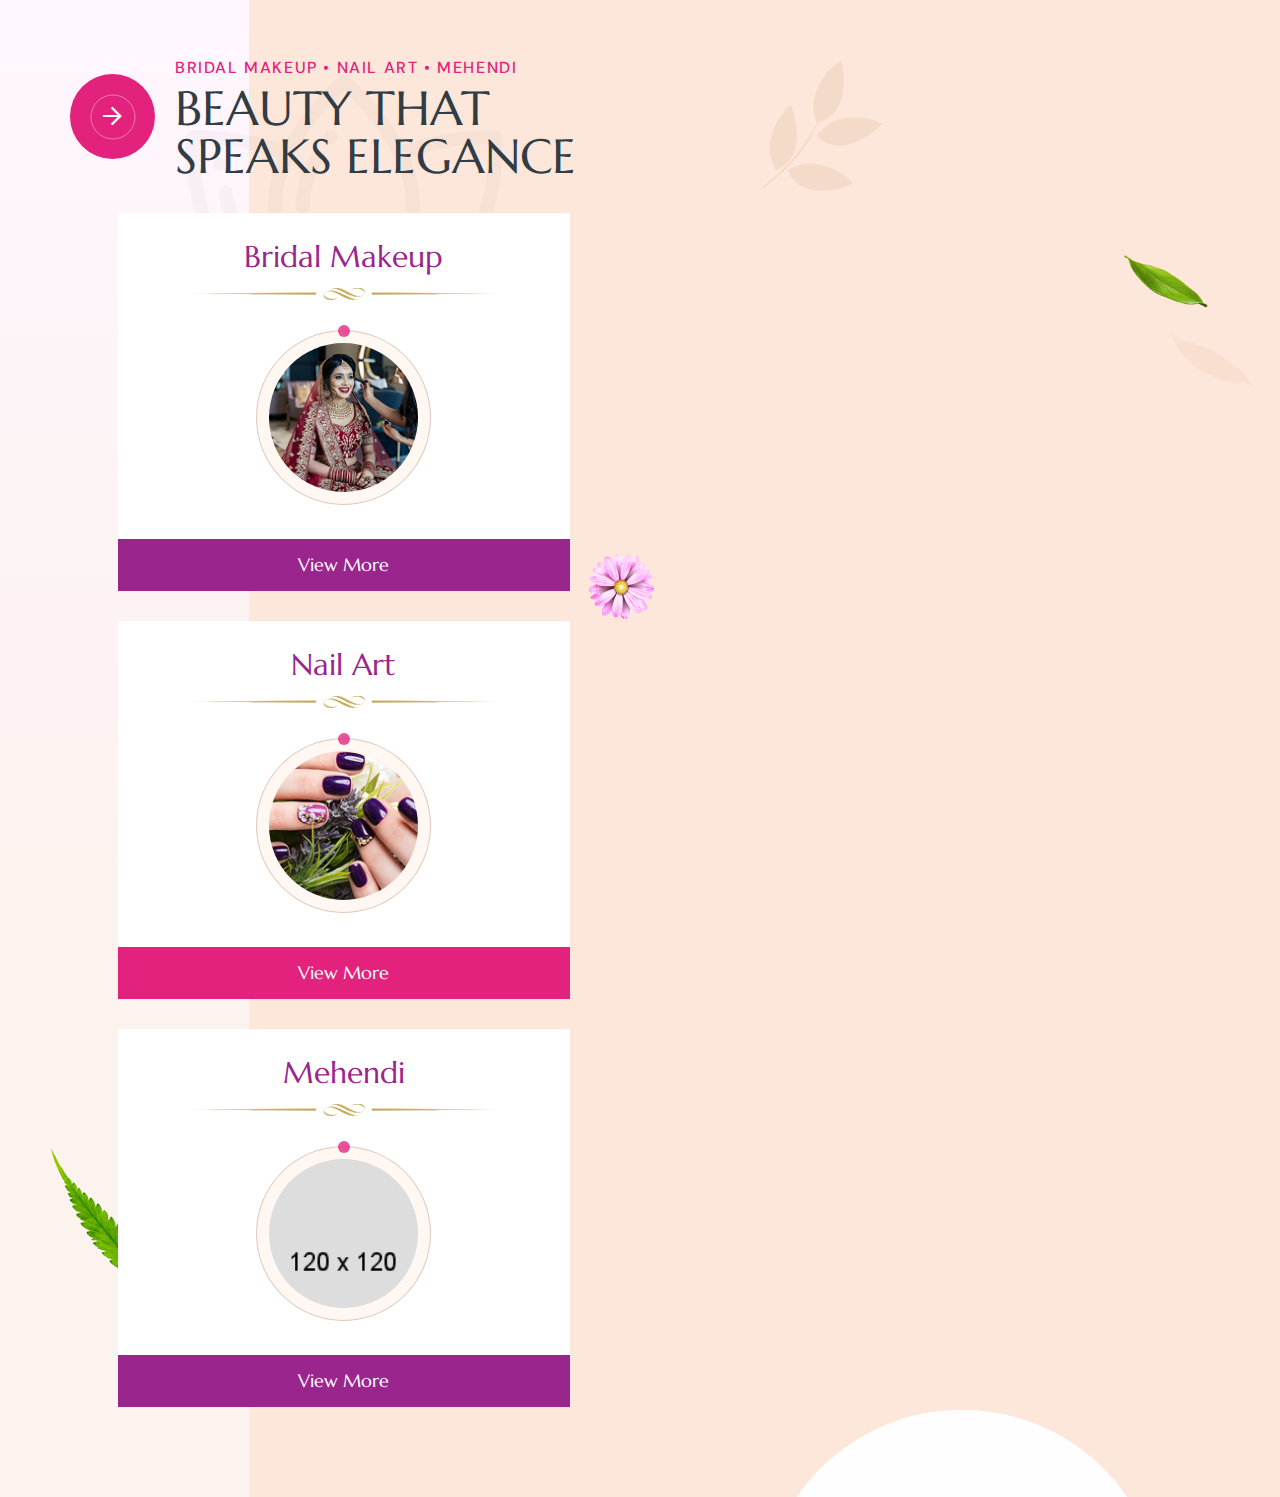
<file: index.html>
<!doctype html>
<html class="no-js" lang="zxx">

<head>
    <meta charset="utf-8">
    <meta http-equiv="x-ua-compatible" content="ie=edge">
    <title>Transition Beauty</title>
    <meta name="author" content="Vecuro">
    <meta name="description" content="Transition brings beauty, elegance & creativity together! 
We offer trendy nail art & extensions, beautiful bridal Mehendi, and flawless bridal makeup — all crafted to match your unique style. 
Your beauty, our passion!">
<meta name="keywords" content="Transition Beauty, bridal makeup, nail art, mehendi, hairstyling, beauty salon, makeup artist, beauty studio">

    <meta name="robots" content="INDEX,FOLLOW">

    <!-- Mobile Specific Metas -->
    <meta name="viewport" content="width=device-width, initial-scale=1, shrink-to-fit=no">

    <!-- Favicons - Place FavIcon.png in the root directory -->
    <link rel="shortcut icon" href="assets/img/FavIcon.png" type="image/x-icon">
    <link rel="icon" href="assets/img/FavIcon.png" type="image/x-icon">

    <!--==============================
	  Google Fonts
	============================== -->
    <link rel="preconnect" href="https://fonts.googleapis.com">
    <link rel="preconnect" href="https://fonts.gstatic.com" crossorigin>
    <link href="https://fonts.googleapis.com/css2?family=DM+Sans:wght@400;500;700&family=Marcellus&display=swap" rel="stylesheet">


    <!--==============================
	    All CSS File
	============================== -->
    <!-- Bootstrap -->
    <link rel="stylesheet" href="assets/css/bootstrap.min.css">
    <!-- <link rel="stylesheet" href="assets/css/app.min.css"> -->
    <!-- Fontawesome Icon -->
    <link rel="stylesheet" href="assets/css/fontawesome.min.css">
    <!-- Layerslider -->
    <link rel="stylesheet" href="assets/css/layerslider.min.css">
    <!-- jQuery DatePicker -->
    <link rel="stylesheet" href="assets/css/jquery.datetimepicker.min.css">
    <!-- Magnific Popup -->
    <link rel="stylesheet" href="assets/css/magnific-popup.min.css">
    <!-- Slick Slider -->
    <link rel="stylesheet" href="assets/css/slick.min.css">
    <!-- Theme Custom CSS -->
    <link rel="stylesheet" href="assets/css/style.css">

</head>


<body>      

<!--==============================
    Popup Search Box
    ============================== -->
<!--==============================
    Hero Area
    ==============================-->
    <section class="hero-layout2  ">
        <div class="hero-shape-1 jump" data-bottom="12%" data-left="4%"><img src="assets/img/hero/hero-leaf-4.png" alt="shape"></div>
        <div class="hero-shape-2 jump-reverse" data-right="43%" data-top="9%"><img src="assets/img/hero/hero-leaf-3.png" alt="shape"></div>
        <div class="hero-shape-3 jump" data-right="2%" data-top="17%"><img src="assets/img/hero/hero-leaf-5.png" alt="shape"></div>
        <div class="hero-shape-4 rotate-reverse-img" data-top="37%" data-left="46%"><img src="assets/img/hero/hero-flower-small-2.png" alt="shape"></div>
        <div class="hero-shape-5"></div>
        <div class="hero-inner">
            <div class="hero-content">
                <div class="hero-flower "><img src="assets/img/hero/hero-flower.png" alt="hero" class="jump"></div>
                <div class="media-style3">
                    <div class="circle-btn style2">
                        <a href="" class="btn-icon"><i class="far fa-arrow-right"></i></a>
                        <div class="btn-text">
                            <svg viewBox="0 0 150 150">
                                <text>
                                    <textPath href="#textPath">how to make your makeup last all day</textPath>
                                </text>
                            </svg>
                        </div>
                    </div>
                    <div class="media-body">
                        <span class="media-label">Bridal Makeup • Nail Art • Mehendi</span>
                        <p class="media-title">Beauty That Speaks Elegance</p>
                    </div>
                </div>
                <div class="row gx-50 justify-content-center w-80">
                    <div class="col-md-10 col-xxl-auto">    
                        <div class="package-style1 layout2 active">
                            <div class="package-top">
                                <h3 class="package-name">Bridal Makeup</h3>
                            </div>
                            <div class="package-shape"><img src="assets/img/shape/price-shape-3.png" alt="shape"></div>
                            <div class="package-img">
                                <img src="assets/img/price/p-h-2-2.png" alt="price">
                                <i class="package-dot rotate-reverse"></i>
                            </div>
                            <div class="package-btn">
                                <a href="Bridal-makeup.html" class="vs-btn style5">View More</a>
                            </div>
                        </div>
                    </div>
                    <div class="col-md-10 col-xxl-auto">
                        <div class="package-style1 layout2">
                            <div class="package-top">
                                <h3 class="package-name">Nail Art</h3>
                            </div>
                            <div class="package-shape"><img src="assets/img/shape/price-shape-3.png" alt="shape"></div>
                            <div class="package-img">
                                <img src="assets/img/price/p-h-2-1.png" alt="price">
                                <i class="package-dot rotate"></i>
                            </div>
                            <div class="package-btn">
                                <a href="nail-art.html" class="vs-btn style5">View More</a>
                            </div>
                        </div>
                    </div>
                    <div class="col-md-10 col-xxl-auto">
                        <div class="package-style1 layout2 active">
                            <div class="package-top">
                             
                                <h3 class="package-name">Mehendi</h3>
                            </div>
                            <div class="package-shape"><img src="assets/img/shape/price-shape-3.png" alt="shape"></div>
                            <div class="package-img">
                                <img src="assets/img/price/p-h-3-1.png" alt="price">
                                <i class="package-dot rotate-reverse"></i>
                            </div>
                            <div class="package-btn">
                                <a href="mehendi.html" class="vs-btn style5">View More</a>
                            </div>
                        </div>
                    </div>
                </div>
            </div>
            <div class="hero-img">
                
                <div class="hero-ripple"><i class="ripple"></i><i class="ripple"></i></div>
            </div>
        </div>
    </section><!--==============================
    Brand Partners
    ==============================-->

    <!--********************************
			Code End  Here 
	******************************** -->

    <!--==============================
        All Js File
    ============================== -->
    <!-- Jquery -->
    <script src="assets/js/vendor/jquery-3.6.0.min.js"></script>
    <!-- jQuery UI -->
    <script src="assets/js/jquery-ui.min.js"></script>
    <!-- Slick Slider -->
    <script src="assets/js/slick.min.js"></script>
    <!-- <script src="assets/js/app.min.js"></script> -->

    <!-- Bootstrap -->
    <script src="assets/js/bootstrap.min.js"></script>
    <!-- Parallax Scroll -->
    <script src="assets/js/universal-parallax.min.js"></script>
    <!-- Wow.js Animation -->
    <script src="assets/js/wow.min.js"></script>
    <!-- jQuery Datepicker -->
    <script src="assets/js/jquery.datetimepicker.min.js"></script>
    <!-- Magnific Popup -->
    <script src="assets/js/jquery.magnific-popup.min.js"></script>
    <!-- Isotope Filter -->
    <script src="assets/js/imagesloaded.pkgd.min.js"></script>
    <script src="assets/js/isotope.pkgd.min.js"></script>
    <!-- Main Js File -->
    <script src="assets/js/main.js"></script>


</body>

</html>
</file>
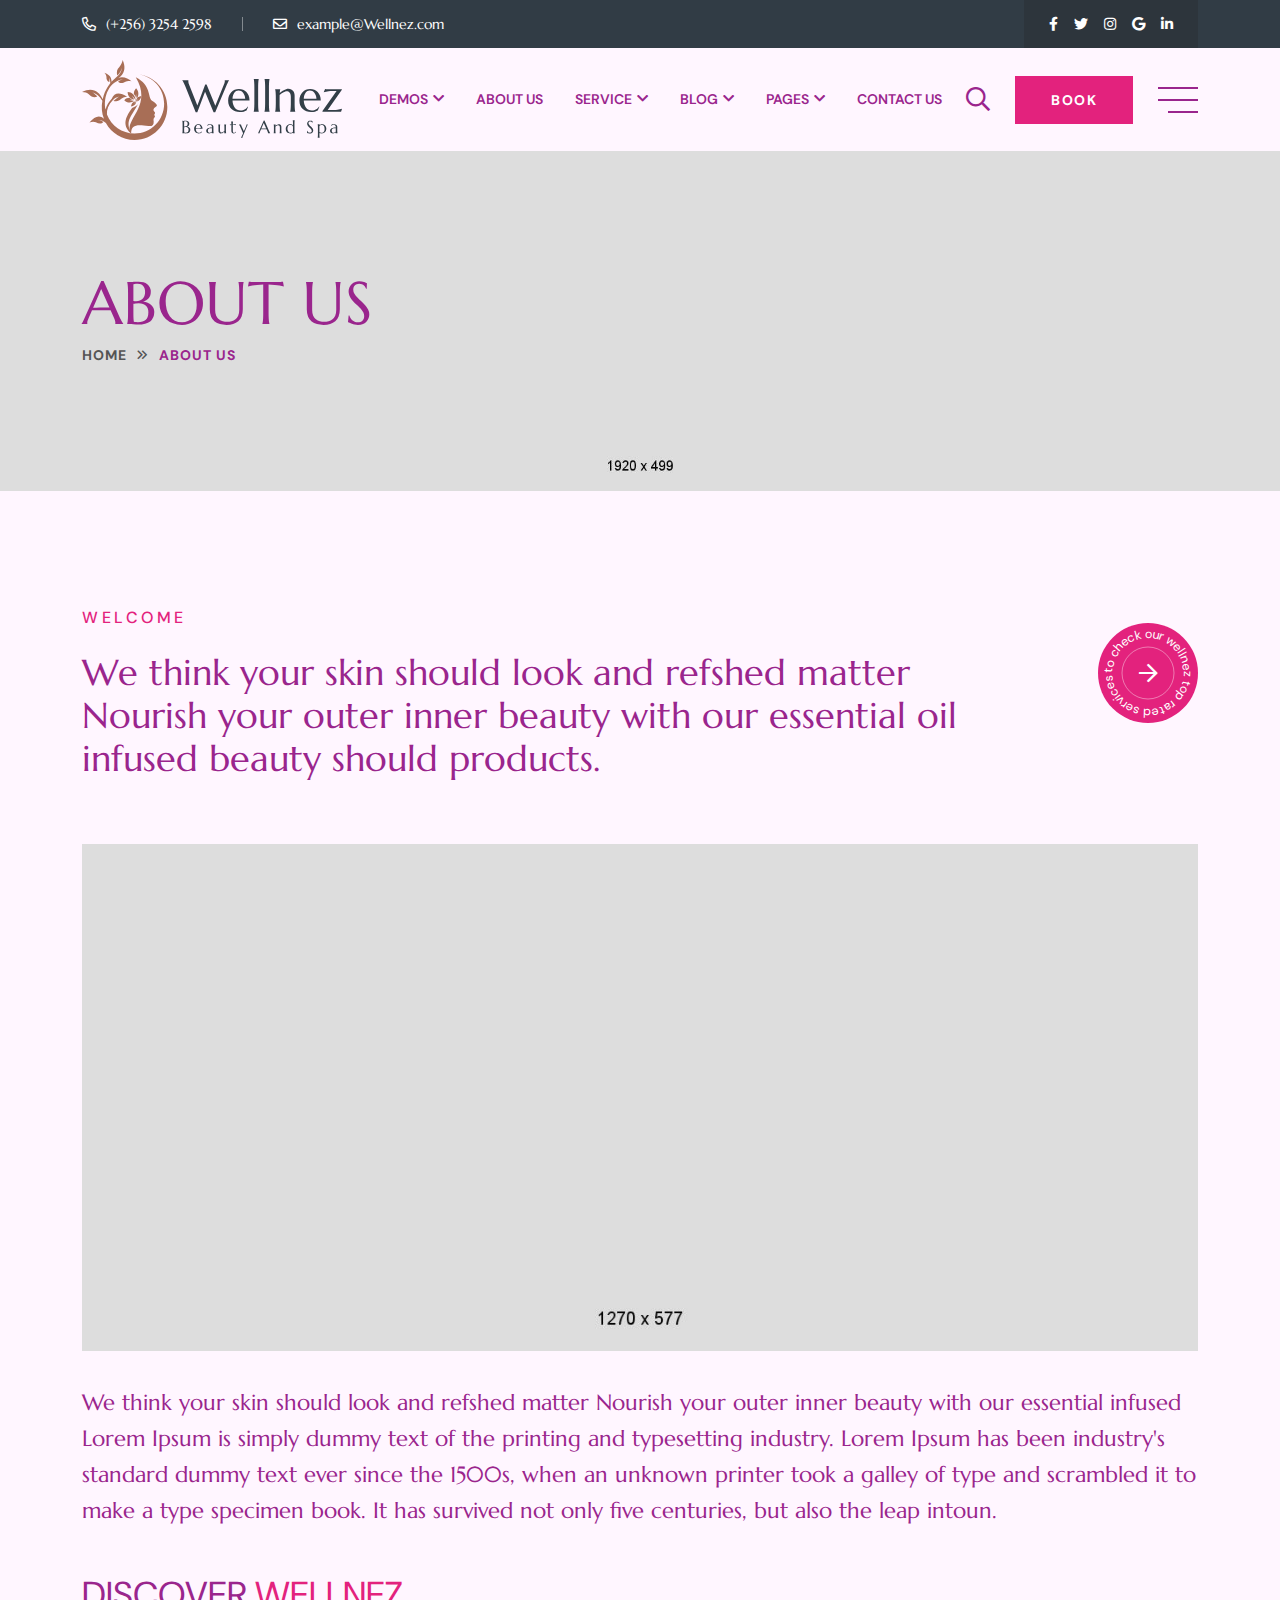
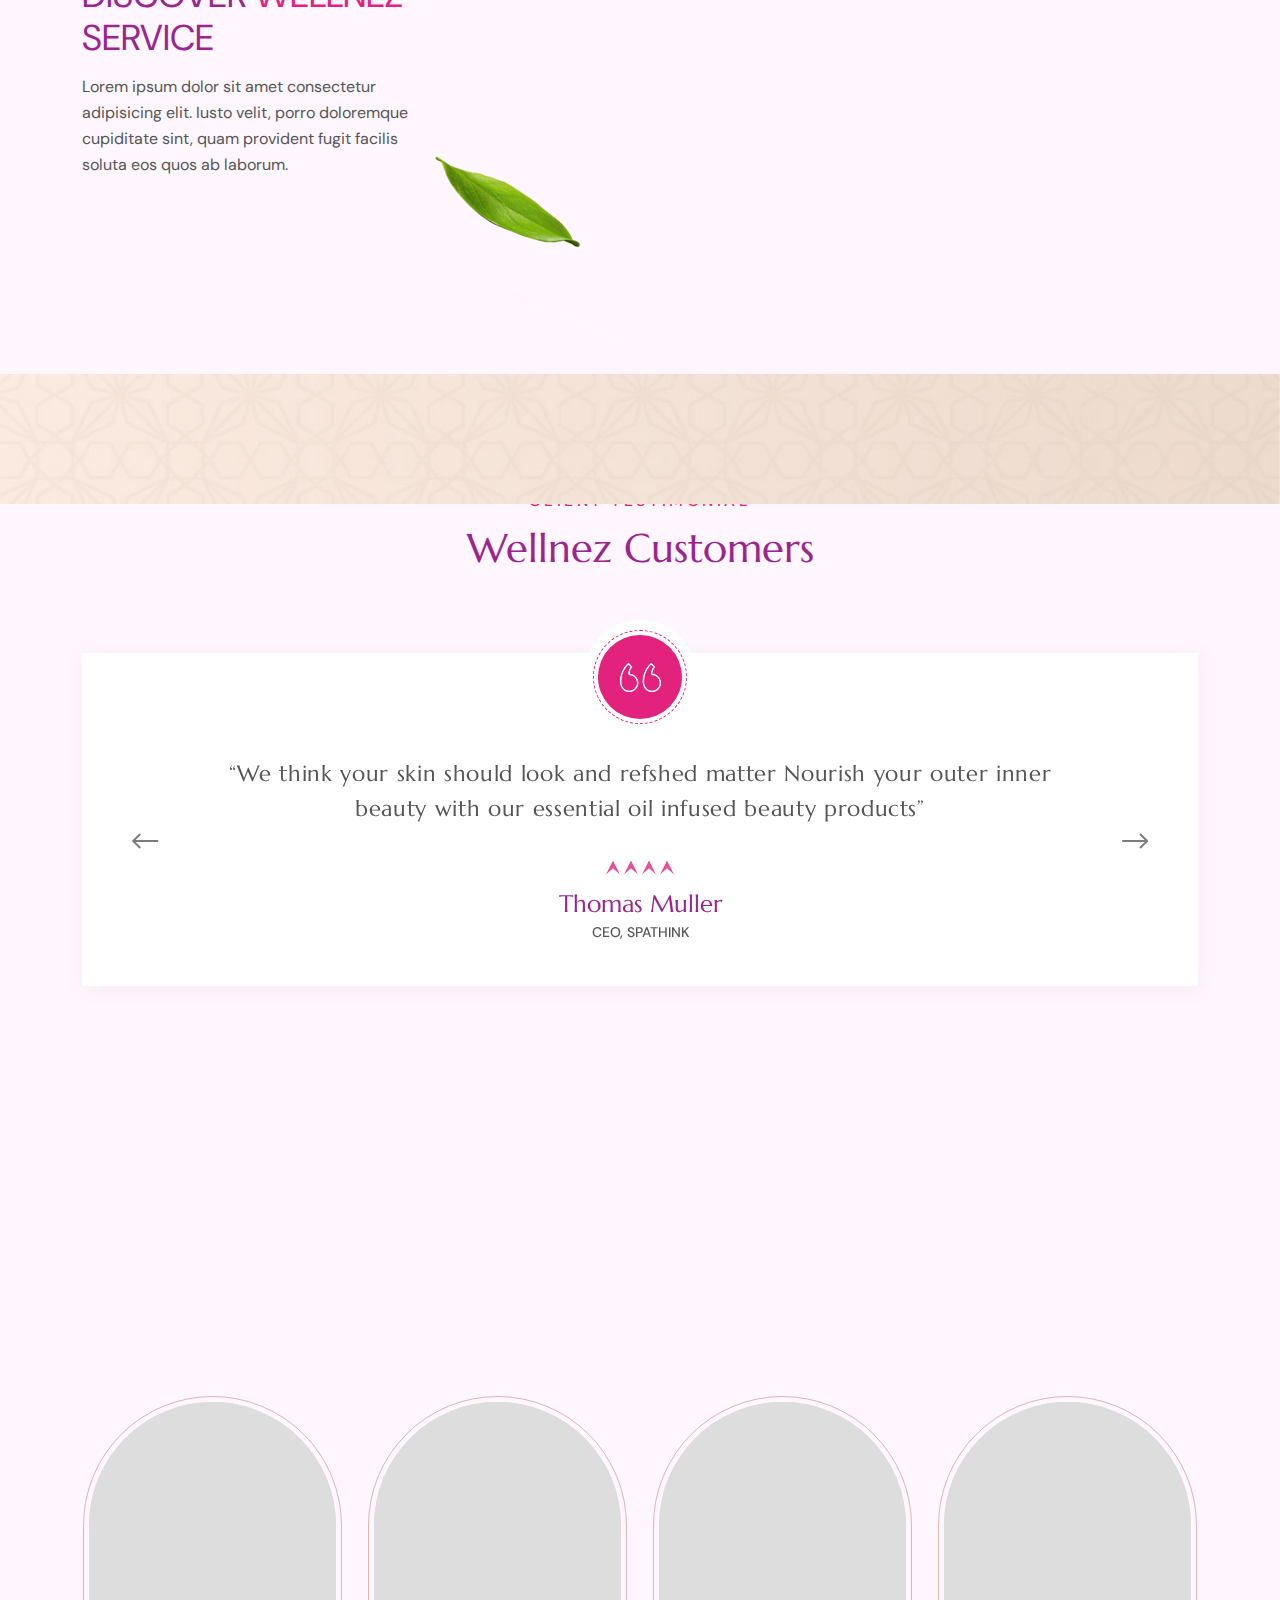
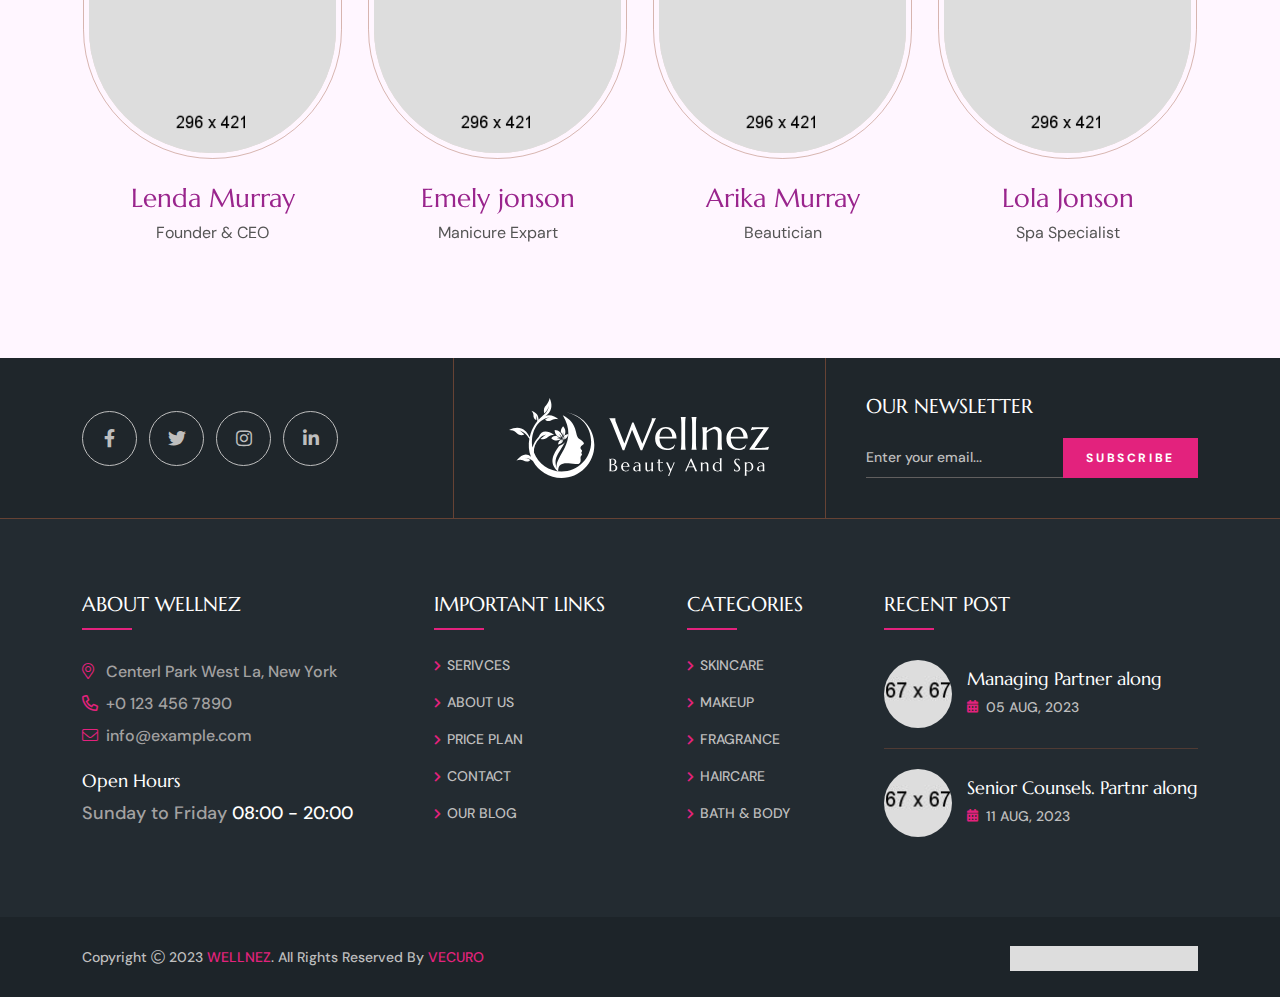
<file: about.html>
<!doctype html>
<html class="no-js" lang="zxx">

<head>
    <meta charset="utf-8">
    <meta http-equiv="x-ua-compatible" content="ie=edge">
    <title>Wellnez - Spa Beauty & Wellness Salon HTML5 Template - About Us</title>
    <meta name="author" content="Vecuro">
    <meta name="description" content="Wellnez - Spa Beauty & Wellness Salon HTML5 Template">
    <meta name="keywords" content="beauty, beauty salon, beauty shop, beauty spa, cosmetics, hairdresser, health, lifestyle, massage, salon, spa, spa booking, wellness, wellness template, yoga">
    <meta name="robots" content="INDEX,FOLLOW">

    <!-- Mobile Specific Metas -->
    <meta name="viewport" content="width=device-width, initial-scale=1, shrink-to-fit=no">

    <!-- Favicons - Place favicon.ico in the root directory -->
    <link rel="shortcut icon" href="assets/img/favicon.ico" type="image/x-icon">
    <link rel="icon" href="assets/img/favicon.ico" type="image/x-icon">

    <!--==============================
	  Google Fonts
	============================== -->
    <link rel="preconnect" href="https://fonts.googleapis.com">
    <link rel="preconnect" href="https://fonts.gstatic.com" crossorigin>
    <link href="https://fonts.googleapis.com/css2?family=DM+Sans:wght@400;500;700&family=Marcellus&display=swap" rel="stylesheet">


    <!--==============================
	    All CSS File
	============================== -->
    <!-- Bootstrap -->
    <link rel="stylesheet" href="assets/css/bootstrap.min.css">
    <!-- <link rel="stylesheet" href="assets/css/app.min.css"> -->
    <!-- Fontawesome Icon -->
    <link rel="stylesheet" href="assets/css/fontawesome.min.css">
    <!-- Layerslider -->
    <link rel="stylesheet" href="assets/css/layerslider.min.css">
    <!-- jQuery DatePicker -->
    <link rel="stylesheet" href="assets/css/jquery.datetimepicker.min.css">
    <!-- Magnific Popup -->
    <link rel="stylesheet" href="assets/css/magnific-popup.min.css">
    <!-- Slick Slider -->
    <link rel="stylesheet" href="assets/css/slick.min.css">
    <!-- Theme Custom CSS -->
    <link rel="stylesheet" href="assets/css/style.css">

</head>


<body>


    <!--[if lte IE 9]>
    	<p class="browserupgrade">You are using an <strong>outdated</strong> browser. Please <a href="https://browsehappy.com/">upgrade your browser</a> to improve your experience and security.</p>
  <![endif]-->



    <!--********************************
   		Code Start From Here 
	******************************** -->




    <!--==============================
     Preloader
  ==============================-->
    <div class="preloader  ">
        <button class="vs-btn preloaderCls">Cancel Preloader </button>
        <div class="preloader-inner">
            <div class="loader"></div>
        </div>
    </div><svg viewBox="0 0 150 150" class="svg-hidden">
        <path id="textPath" d="M 0,75 a 75,75 0 1,1 0,1 z"></path>
    </svg><!--==============================
    Mobile Menu
  ============================== -->
    <div class="vs-menu-wrapper">
        <div class="vs-menu-area text-center">
            <button class="vs-menu-toggle"><i class="fal fa-times"></i></button>
            <div class="mobile-logo">
                <a href="index.html"><img src="assets/img/logo.svg" alt="Wellnez"></a>
            </div>
            <div class="vs-mobile-menu">
                <ul>
                    <li class="menu-item-has-children">
                        <a href="index.html">Demos</a>
                        <ul class="sub-menu">
                            <li><a href="index.html">Demo Style 1</a></li>
                            <li><a href="index-2.html">Demo Style 2</a></li>
                            <li><a href="index-3.html">Demo Style 3</a></li>
                            <li><a href="index-4.html">Demo Style 4</a></li>
                            <li><a href="index-5.html">Demo Style 5</a></li>
                            <li><a href="index-6.html">Demo Style 6</a></li>
                            <li><a href="index-7.html">Demo Style 7<span class="new-label">New</span></a></li>
                            <li><a href="index-8.html">Demo Style 8<span class="new-label">New</span></a></li>
                            <li><a href="index-9.html">Demo Style 9<span class="new-label">New</span></a></li>
                            <li><a href="index-10.html">Demo Style 10<span class="new-label">New</span></a></li>
                        </ul>
                    </li>
                    <li>
                        <a href="about.html">About Us</a>
                    </li>
                    <li class="menu-item-has-children">
                        <a href="match.html">Service</a>
                        <ul class="sub-menu">
                            <li><a href="service.html">Services</a></li>
                            <li><a href="service-details.html">Service Details</a></li>
                        </ul>
                    </li>
                    <li class="menu-item-has-children">
                        <a href="blog.html">Blog</a>
                        <ul class="sub-menu">
                            <li><a href="blog.html">Blog One</a></li>
                            <li><a href="blog-2.html">Blog Two</a></li>
                            <li><a href="blog-details.html">Blog Details</a></li>
                        </ul>
                    </li>
                    <li class="menu-item-has-children">
                        <a href="#">Pages</a>
                        <ul class="sub-menu">
                            <li><a href="shop.html">Shop</a></li>
                            <li><a href="shop-details.html">Shop Details</a></li>
                            <li><a href="gallery.html">Portfolio</a></li>
                            <li><a href="gallery-details.html">Portfolio Details</a></li>
                            <li><a href="appointment.html">Appointment</a></li>
                            <li><a href="price-plan.html">Price Plan</a></li>
                            <li><a href="contact.html">Contact Us</a></li>
                            <li><a href="error.html">Error Page</a></li>
                        </ul>
                    </li>
                    <li>
                        <a href="contact.html">Contact Us</a>
                    </li>
                </ul>
            </div>
        </div>
    </div><!--==============================
    Sidemenu
============================== -->
    <div class="sidemenu-wrapper d-none d-lg-block  ">
        <div class="sidemenu-content">
            <button class="closeButton sideMenuCls"><i class="far fa-times"></i></button>
            <div class="widget  ">
                <div class="footer-logo">
                    <img src="assets/img/logo.svg" alt="logo">
                </div>
                <div class="info-media1">
                    <div class="media-icon"><i class="fal fa-map-marker-alt"></i></div>
                    <span class="media-label">Centerl Park West La, New York</span>
                </div>
                <div class="info-media1">
                    <div class="media-icon"><i class="far fa-phone-alt "></i></div>
                    <span class="media-label"><a href="tel:+01234567890" class="text-inherit">+0 123 456 7890</a></span>
                </div>
                <div class="info-media1">
                    <div class="media-icon"><i class="fal fa-envelope"></i></div>
                    <span class="media-label"><a class="text-inherit" href="mailto:info@example.com">info@example.com</a></span>
                </div>
            </div>
            <div class="widget  ">
                <h3 class="widget_title">Latest post</h3>
                <div class="recent-post-wrap">
                    <div class="recent-post">
                        <div class="media-img">
                            <a href="blog-details.html"><img src="assets/img/widget/recent-post-1-1.jpg" alt="Blog Image"></a>
                        </div>
                        <div class="media-body">
                            <h4 class="post-title"><a class="text-inherit" href="blog-details.html">Skinscent Experience Oskarsson</a></h4>
                            <div class="recent-post-meta">
                                <a href="blog.html"><i class="fas fa-calendar-alt"></i>march 10, 2023</a>
                            </div>
                        </div>
                    </div>
                    <div class="recent-post">
                        <div class="media-img">
                            <a href="blog-details.html"><img src="assets/img/widget/recent-post-1-2.jpg" alt="Blog Image"></a>
                        </div>
                        <div class="media-body">
                            <h4 class="post-title"><a class="text-inherit" href="blog-details.html">Lorem ipsum is placeholder recent popular</a></h4>
                            <div class="recent-post-meta">
                                <a href="blog.html"><i class="fas fa-calendar-alt"></i>Augest 10, 2023</a>
                            </div>
                        </div>
                    </div>
                    <div class="recent-post">
                        <div class="media-img">
                            <a href="blog-details.html"><img src="assets/img/widget/recent-post-1-3.jpg" alt="Blog Image"></a>
                        </div>
                        <div class="media-body">
                            <h4 class="post-title"><a class="text-inherit" href="blog-details.html">From its medieval origins health custom</a></h4>
                            <div class="recent-post-meta">
                                <a href="blog.html"><i class="fas fa-calendar-alt"></i>July 11, 2023</a>
                            </div>
                        </div>
                    </div>
                    <div class="recent-post">
                        <div class="media-img">
                            <a href="blog-details.html"><img src="assets/img/widget/recent-post-1-4.jpg" alt="Blog Image"></a>
                        </div>
                        <div class="media-body">
                            <h4 class="post-title"><a class="text-inherit" href="blog-details.html">Letraset's dry-transfer sheets later</a></h4>
                            <div class="recent-post-meta">
                                <a href="blog.html"><i class="fas fa-calendar-alt"></i>March 05, 2023</a>
                            </div>
                        </div>
                    </div>
                </div>
            </div>
        </div>
    </div><!--==============================
    Popup Search Box
    ============================== -->
    <div class="popup-search-box d-none d-lg-block  ">
        <button class="searchClose"><i class="fal fa-times"></i></button>
        <form action="#">
            <input type="text" class="border-theme" placeholder="What are you looking for">
            <button type="submit"><i class="fal fa-search"></i></button>
        </form>
    </div>
    <!--==============================
    Header Area
    ==============================-->
    <header class="vs-header header-layout3">
        <div class="header-top">
            <div class="container">
                <div class="row justify-content-center justify-content-md-between align-items-center">
                    <div class="col-auto text-center py-2 py-md-0">
                        <div class="header-links style-white">
                            <ul>
                                <li class="d-none d-xxl-inline-block"><i class="far fa-map-marker-alt"></i>121 King St. Melbourne VIC 3000, Australia</li>
                                <li><i class="far fa-phone-alt"></i><a href="tel:+25632542598">(+256) 3254 2598</a></li>
                                <li><i class="far fa-envelope"></i><a href="mailto:example@Wellnez.com">example@Wellnez.com</a></li>
                            </ul>
                        </div>
                    </div>
                    <div class="col-auto d-none d-md-block">
                        <div class="social-style1">
                            <a href="#"><i class="fab fa-facebook-f"></i></a>
                            <a href="#"><i class="fab fa-twitter"></i></a>
                            <a href="#"><i class="fab fa-instagram"></i></a>
                            <a href="#"><i class="fab fa-google"></i></a>
                            <a href="#"><i class="fab fa-linkedin-in"></i></a>
                        </div>
                    </div>
                </div>
            </div>
        </div>
        <div class="sticky-wrap">
            <div class="sticky-active">
                <div class="container">
                    <div class="row justify-content-between align-items-center gx-60">
                        <div class="col">
                            <div class="header-logo">
                                <a href="index.html"><img src="assets/img/logo.svg" alt="logo"></a>
                            </div>
                        </div>
                        <div class="col-auto">
                            <nav class="main-menu menu-style1 d-none d-lg-block">
                                <ul>
                                    <li class="menu-item-has-children mega-menu-wrap">
                                        <a href="index.html">Demos</a>
                                        <ul class="menu-pages">
                                            <li>
                                                <a href="index.html">
                                                    <img src="assets/img/pages/index.jpg" alt="image">
                                                    Demo Style 1
                                                </a>
                                            </li>
                                            <li>
                                                <a href="index-2.html">
                                                    <img src="assets/img/pages/index-2.jpg" alt="image">
                                                    Demo Style 2
                                                </a>
                                            </li>
                                            <li>
                                                <a href="index-3.html">
                                                    <img src="assets/img/pages/index-3.jpg" alt="image">
                                                    Demo Style 3
                                                </a>
                                            </li>
                                            <li>
                                                <a href="index-4.html">
                                                    <img src="assets/img/pages/index-4.jpg" alt="image">
                                                    Demo Style 4
                                                </a>
                                            </li>
                                            <li>
                                                <a href="index-5.html">
                                                    <img src="assets/img/pages/index-5.jpg" alt="image">
                                                    Demo Style 5
                                                </a>
                                            </li>
                                            <li>
                                                <a href="index-6.html">
                                                    <img src="assets/img/pages/index-6.jpg" alt="image">
                                                    Demo Style 6
                                                </a>
                                            </li>
                                            <li>
                                                <a href="index-7.html">
                                                    <img src="assets/img/pages/index-7.jpg" alt="image">
                                                    Demo Style 7 <span class="new-label">New</span>
                                                </a>
                                            </li>
                                            <li>
                                                <a href="index-8.html">
                                                    <img src="assets/img/pages/index-8.jpg" alt="image">
                                                    Demo Style 8 <span class="new-label">New</span>
                                                </a>
                                            </li>
                                            <li>
                                                <a href="index-9.html">
                                                    <img src="assets/img/pages/index-9.jpg" alt="image">
                                                    Demo Style 9 <span class="new-label">New</span>
                                                </a>
                                            </li>
                                            <li>
                                                <a href="index-10.html">
                                                    <img src="assets/img/pages/index-10.jpg" alt="image">
                                                    Demo Style 10 <span class="new-label">New</span>
                                                </a>
                                            </li>
                                            <li>
                                                <a href="javascript:void(0)">
                                                    <img src="assets/img/pages/index-11.jpg" alt="image">
                                                    Demo Style 11 <span class="new-label">New</span>
                                                </a>
                                            </li>
                                            <li>
                                                <a href="javascript:void(0)">
                                                    <img src="assets/img/pages/index-12.jpg" alt="image">
                                                    Demo Style 12 <span class="new-label">New</span>
                                                </a>
                                            </li>
                                        </ul>
                                    </li>
                                    <li>
                                        <a href="about.html">About Us</a>
                                    </li>
                                    <li class="menu-item-has-children">
                                        <a href="match.html">Service</a>
                                        <ul class="sub-menu">
                                            <li><a href="service.html">Services</a></li>
                                            <li><a href="service-details.html">Service Details</a></li>
                                        </ul>
                                    </li>
                                    <li class="menu-item-has-children">
                                        <a href="blog.html">Blog</a>
                                        <ul class="sub-menu">
                                            <li><a href="blog.html">Blog One</a></li>
                                            <li><a href="blog-2.html">Blog Two</a></li>
                                            <li><a href="blog-details.html">Blog Details</a></li>
                                        </ul>
                                    </li>
                                    <li class="menu-item-has-children mega-menu-wrap">
                                        <a href="#">Pages</a>
                                        <ul class="mega-menu">
                                            <li><a href="shop.html">Pagelist 1</a>
                                                <ul>
                                                    <li><a href="about.html">About Us</a></li>
                                                    <li><a href="blog.html">Blog One</a></li>
                                                    <li><a href="blog-2.html">Blog Two</a></li>
                                                    <li><a href="blog-details.html">Blog Details</a></li>
                                                </ul>
                                            </li>
                                            <li><a href="#">Pagelist 2</a>
                                                <ul>
                                                    <li><a href="appointment.html">Appointment</a></li>
                                                    <li><a href="price-plan.html">Price Plan</a></li>
                                                    <li><a href="service.html">Services</a></li>
                                                    <li><a href="service-details.html">Service Details</a></li>
                                                </ul>
                                            </li>
                                            <li><a href="#">Pagelist 3</a>
                                                <ul>
                                                    <li><a href="gallery.html">Portfolio</a></li>
                                                    <li><a href="gallery-details.html">Portfolio Details</a></li>
                                                    <li><a href="team.html">Team</a></li>
                                                    <li><a href="team-details.html">Team Details</a></li>
                                                </ul>
                                            </li>
                                            <li><a href="#">Pagelist 4</a>
                                                <ul>
                                                    <li><a href="shop.html">Shop</a></li>
                                                    <li><a href="shop-details.html">Shop Details</a></li>
                                                    <li><a href="contact.html">Contact Us</a></li>
                                                    <li><a href="error.html">Error Page</a></li>
                                                </ul>
                                            </li>
                                        </ul>
                                    </li>
                                    <li>
                                        <a href="contact.html">Contact Us</a>
                                    </li>
                                </ul>
                            </nav>
                        </div>
                        <div class="col-auto">
                            <div class="header-icons">
                                <button class="searchBoxTggler"><i class="far fa-search"></i></button>
                                <a href="contact.html" class="vs-btn style2 d-none d-xl-inline-block">Book</a>
                                <button class="bar-btn sideMenuToggler d-none d-xl-inline-block">
                                    <span class="bar"></span>
                                    <span class="bar"></span>
                                    <span class="bar"></span>
                                </button>
                                <button class="vs-menu-toggle d-inline-block d-lg-none" type="button"><i class="fal fa-bars"></i></button>
                            </div>
                        </div>
                    </div>
                </div>
            </div>
        </div>
    </header><!--==============================
    Breadcumb
============================== -->
    <div class="breadcumb-wrapper " data-bg-src="assets/img/breadcumb/breadcumb-bg-2.jpg">
        <div class="container z-index-common">
            <div class="breadcumb-content">
                <h1 class="breadcumb-title">About Us</h1>
                <div class="breadcumb-menu-wrap">
                    <ul class="breadcumb-menu">
                        <li><a href="index.html">Home</a></li>
                        <li>About Us</li>
                    </ul>
                </div>
            </div>
        </div>
    </div><!--==============================
    About Area
    ==============================-->
    <section class=" space-top space-extra-bottom">
        <div class="shape-mockup jump-img d-none d-xl-block" data-left="34%" data-bottom="1%"><img src="assets/img/shape/leaf-1-6.png" alt="shape"></div>
        <div class="container">
            <div class="row justify-content-between gx-0 ">
                <div class="col-md-10">
                    <span class="sec-subtitle">welcome</span>
                    <h2 class="h3 pe-xxl-5 me-xxl-5 mb-md-5 pb-xl-3">We think your skin should look and refshed matter Nourish your outer inner beauty with our essential oil infused beauty should products.</h2>
                </div>
                <div class="col-auto mb-5 mb-md-0">
                    <div class="pt-1 mt-2">
                        <div class="circle-btn style2">
                            <a href="service.html" class="btn-icon"><i class="far fa-arrow-right"></i></a>
                            <div class="btn-text">
                                <svg viewBox="0 0 150 150">
                                    <text>
                                        <textPath href="#textPath">to check our wellnez top rated services</textPath>
                                    </text>
                                </svg>
                            </div>
                        </div>
                    </div>
                </div>
            </div>
            <div class="vs-carousel mb-30 pb-1 wow fadeInUp" data-wow-delay="0.2s" data-fade="true">
                <div><img src="assets/img/about/ab-4-1.jpg" alt="about" class="w-100"></div>
                <div><img src="assets/img/about/ab-4-2.jpg" alt="about" class="w-100"></div>
                <div><img src="assets/img/about/ab-4-3.jpg" alt="about" class="w-100"></div>
            </div>
            <p class="fs-22 font-title text-title mb-4 mb-lg-5">We think your skin should look and refshed matter Nourish your outer inner beauty with our essential infused Lorem Ipsum is simply dummy text of the printing and typesetting industry. Lorem Ipsum has been industry's standard dummy text ever since the 1500s, when an unknown printer took a galley of type and scrambled it to make a type specimen book. It has survived not only five centuries, but also the leap intoun.</p>
            <div class="row justify-content-between">
                <div class="col-xl-4 mb-3 mb-xl-0">
                    <h3 class="text-uppercase font-body mt-n1">DISCOVER <span class="text-theme">Wellnez</span> Service</h3>
                    <p>Lorem ipsum dolor sit amet consectetur adipisicing elit. Iusto velit, porro doloremque cupiditate sint, quam provident fugit facilis soluta eos quos ab laborum.</p>
                </div>
                <div class="col-md-6 col-xl-3 wow fadeInUp" data-wow-delay="0.2s">
                    <div class="row gx-60">
                        <div class="col-auto">
                            <span class="about-number">01</span>
                        </div>
                        <div class="col">
                            <h4 class="fw-medium fs-26 font-body mt-n1 mb-lg-3 pb-lg-1">Beauty Should Products</h4>
                            <div class="list-style1">
                                <ul class="list-unstyled">
                                    <li>Feature Support</li>
                                    <li>Expeort Care</li>
                                    <li>Brand Product</li>
                                    <li>Quite Enviorment</li>
                                    <li>Outstanding Look</li>
                                    <li>Popular Service</li>
                                </ul>
                            </div>
                        </div>
                    </div>
                </div>
                <div class="col-md-6 col-xl-3 wow fadeInUp" data-wow-delay="0.3s">
                    <div class="row gx-60">
                        <div class="col-auto">
                            <span class="about-number">02</span>
                        </div>
                        <div class="col">
                            <h4 class="fw-medium fs-26 font-body mt-n1 mb-lg-3 pb-lg-1">Popular Skin Treatment</h4>
                            <div class="list-style1">
                                <ul class="list-unstyled">
                                    <li>Relax Mind</li>
                                    <li>Face Oil Massage</li>
                                    <li>Body Massage</li>
                                    <li>Black Massage</li>
                                    <li>Outstanding Support</li>
                                    <li>Happy Customers</li>
                                </ul>
                            </div>
                        </div>
                    </div>
                </div>
            </div>
        </div>
    </section><!--==============================
    Testimonial Area
    ==============================-->
    <section class=" space-top space-extra-bottom">
        <div class="parallax" data-parallax-image="assets/img/bg/testi-bg-2-1.jpg"></div>
        <div class="shape-mockup jump-reverse d-none d-xxl-block" data-top="12%" data-right="6%"><img src="assets/img/shape/leaf-1-1.png" alt="shape"></div>
        <div class="shape-mockup jump  d-none d-xxl-block" data-top="35%" data-left="17.5%"><img src="assets/img/shape/leaf-1-8.png" alt="shape"></div>
        <div class="container">
            <div class="title-area text-center">
                <span class="sec-subtitle">client testimonial</span>
                <h2 class="sec-title">Wellnez Customers</h2>
            </div>
            <div class="pb-1px"></div>
            <div class="testi-style2">
                <span class="vs-icon"><img src="assets/img/icon/quote-1-1.png" alt="icon"></span>
                <div class="vs-carousel" data-slide-show="1" data-fade="true" data-arrows="true" data-ml-arrows="true" data-xl-arrows="true" data-lg-arrows="true" data-prev-arrow="fal fa-long-arrow-left" data-next-arrow="fal fa-long-arrow-right">
                    <div>
                        <p class="testi-text">“We think your skin should look and refshed matter Nourish your outer inner beauty with our essential oil infused beauty products”</p>
                        <div class="arrow-shape"><i class="arrow"></i><i class="arrow"></i><i class="arrow"></i><i class="arrow"></i></div>
                        <h3 class="testi-name h5">Thomas Muller</h3>
                        <span class="testi-degi">CEO, SPATHINK</span>
                    </div>
                    <div>
                        <p class="testi-text">“From its medieval origins to the digital era, learn everything there is to know about the ubiquitous lorem ipsum passage known”</p>
                        <div class="arrow-shape"><i class="arrow"></i><i class="arrow"></i><i class="arrow"></i><i class="arrow"></i></div>
                        <h3 class="testi-name h5">William Shak</h3>
                        <span class="testi-degi">Manager, LDC</span>
                    </div>
                    <div>
                        <p class="testi-text">“Creation timelines for the standard lorem ipsum passage vary, with some citing the 15th century and others the part of Cicero”</p>
                        <div class="arrow-shape"><i class="arrow"></i><i class="arrow"></i><i class="arrow"></i><i class="arrow"></i></div>
                        <h3 class="testi-name h5">Vivi Marian</h3>
                        <span class="testi-degi">Customer</span>
                    </div>
                </div>
            </div>
        </div>
    </section><!--==============================
    Team Area
    ==============================-->
    <section class=" space-top space-extra-bottom">
        <div class="container">
            <div class="title-area text-center wow fadeInUp" data-wow-delay="0.2s">
                <span class="sec-subtitle">our Members</span>
                <h2 class="sec-title">Expert Beautician</h2>
                <div class="sec-shape"><img src="assets/img/shape/sec-shape-1.png" alt="shape"></div>
            </div>
            <div class="row vs-carousel" data-arrows="true" data-slide-show="4" data-lg-slide-show="3" data-md-slide-show="2">
                <div class="col-xl-3  ">
                    <div class="team-style1">
                        <div class="team-img"><a href="team-details.html"><img src="assets/img/team/team-1-1.png" alt="member"></a></div>
                        <h3 class="team-name h4"><a href="team-details.html">Lenda Murray</a></h3>
                        <p class="team-degi">Founder & CEO</p>
                    </div>
                </div>
                <div class="col-xl-3  ">
                    <div class="team-style1">
                        <div class="team-img"><a href="team-details.html"><img src="assets/img/team/team-1-2.png" alt="member"></a></div>
                        <h3 class="team-name h4"><a href="team-details.html">Emely jonson</a></h3>
                        <p class="team-degi">Manicure Expart</p>
                    </div>
                </div>
                <div class="col-xl-3  ">
                    <div class="team-style1">
                        <div class="team-img"><a href="team-details.html"><img src="assets/img/team/team-1-3.png" alt="member"></a></div>
                        <h3 class="team-name h4"><a href="team-details.html">Arika Murray</a></h3>
                        <p class="team-degi">Beautician</p>
                    </div>
                </div>
                <div class="col-xl-3  ">
                    <div class="team-style1">
                        <div class="team-img"><a href="team-details.html"><img src="assets/img/team/team-1-4.png" alt="member"></a></div>
                        <h3 class="team-name h4"><a href="team-details.html">Lola Jonson</a></h3>
                        <p class="team-degi">Spa Specialist</p>
                    </div>
                </div>
                <div class="col-xl-3  ">
                    <div class="team-style1">
                        <div class="team-img"><a href="team-details.html"><img src="assets/img/team/team-1-5.png" alt="member"></a></div>
                        <h3 class="team-name h4"><a href="team-details.html">Rose Marian</a></h3>
                        <p class="team-degi">Massage Expert</p>
                    </div>
                </div>
            </div>
        </div>
    </section><!--==============================
			Footer Area
	==============================-->
    <footer class="footer-wrapper footer-layout1">
        <div class="footer-top">
            <div class="container">
                <div class="row align-items-stretch">
                    <div class="col-md-4 d-none d-lg-flex">
                        <div class="social-style2">
                            <a href="#"><i class="fab fa-facebook-f"></i></a>
                            <a href="#"><i class="fab fa-twitter"></i></a>
                            <a href="#"><i class="fab fa-instagram"></i></a>
                            <a href="#"><i class="fab fa-linkedin-in"></i></a>
                        </div>
                    </div>
                    <div class="col-md-5 col-lg-4">
                        <div class="vs-logo">
                            <a href="index.html"><img src="assets/img/logo-2.svg" alt="logo"></a>
                        </div>
                    </div>
                    <div class="col-md-7 col-lg-4">
                        <form action="#" class="form-style1">
                            <h3 class="form-title">Our newsletter</h3>
                            <div class="form-group">
                                <input type="email" placeholder="Enter your email...">
                                <button class="vs-btn" type="submit">Subscribe</button>
                            </div>
                        </form>
                    </div>
                </div>
            </div>
        </div>
        <div class="widget-area">
            <div class="container">
                <div class="row justify-content-between">
                    <div class="col-md-6 col-xl-auto">
                        <div class="widget footer-widget">
                            <h3 class="widget_title">About Wellnez</h3>
                            <p class="footer-info"><i class="fal fa-map-marker-alt text-theme me-2"></i> Centerl Park West La, New York <br> <a href="tel:+01234567890" class="text-inherit"><i class="far fa-phone-alt text-theme me-2"></i>+0 123 456 7890</a> <br> <a class="text-inherit" href="mailto:info@example.com"><i class="fal fa-envelope text-theme me-2"></i>info@example.com</a> </p>
                            <h4 class="fs-22 mb-2">Open Hours</h4>
                            <p class="footer-time">Sunday to Friday <span class="time">08:00 - 20:00</span></p>
                        </div>
                    </div>
                    <div class="col-md-6 col-xl-auto">
                        <div class="widget widget_nav_menu  footer-widget">
                            <h3 class="widget_title">Important Links</h3>
                            <div class="menu-all-pages-container footer-menu">
                                <ul class="menu">
                                    <li><a href="service.html">Serivces</a></li>
                                    <li><a href="about.html">ABOUT US</a></li>
                                    <li><a href="price-plan.html">Price Plan</a></li>
                                    <li><a href="contact.html">CONTACT</a></li>
                                    <li><a href="blog.html">Our Blog</a></li>
                                </ul>
                            </div>
                        </div>
                    </div>
                    <div class="col-md-6 col-xl-auto">
                        <div class="widget widget_nav_menu  footer-widget">
                            <h3 class="widget_title">CATEGORIES</h3>
                            <div class="menu-all-pages-container footer-menu">
                                <ul class="menu">
                                    <li><a href="service.html">SKINCARE</a></li>
                                    <li><a href="service.html">MAKEUP</a></li>
                                    <li><a href="service.html">FRAGRANCE</a></li>
                                    <li><a href="service.html">HAIRCARE</a></li>
                                    <li><a href="service.html">BATH & BODY</a></li>
                                </ul>
                            </div>
                        </div>
                    </div>
                    <div class="col-md-6 col-xl-auto">
                        <div class="widget footer-widget">
                            <h3 class="widget_title">Recent Post</h3>
                            <div class="recent-post-wrap">
                                <div class="recent-post">
                                    <div class="media-img">
                                        <a href="blog-details.html"><img src="assets/img/widget/recent-post-2-1.jpg" alt="Blog Image"></a>
                                    </div>
                                    <div class="media-body">
                                        <h4 class="post-title"><a class="text-inherit" href="blog-details.html">Managing Partner along</a></h4>
                                        <div class="recent-post-meta">
                                            <a href="blog.html"><i class="fas fa-calendar-alt"></i>05 AUG, 2023</a>
                                        </div>
                                    </div>
                                </div>
                                <div class="recent-post">
                                    <div class="media-img">
                                        <a href="blog-details.html"><img src="assets/img/widget/recent-post-2-2.jpg" alt="Blog Image"></a>
                                    </div>
                                    <div class="media-body">
                                        <h4 class="post-title"><a class="text-inherit" href="blog-details.html">Senior Counsels. Partnr along</a></h4>
                                        <div class="recent-post-meta">
                                            <a href="blog.html"><i class="fas fa-calendar-alt"></i>11 AUG, 2023</a>
                                        </div>
                                    </div>
                                </div>
                            </div>
                        </div>
                    </div>
                </div>
            </div>
        </div>
        <div class="copyright-wrap">
            <div class="container">
                <div class="row justify-content-between align-items-center">
                    <div class="col-md-auto text-center">
                        <p class="copyright-text">Copyright <i class="fal fa-copyright"></i> 2023 <a href="index.html">Wellnez</a>. All Rights Reserved By <a href="https://themeforest.net/user/vecuro_themes">Vecuro</a></p>
                    </div>
                    <div class="col-auto d-none d-md-block">
                        <img src="assets/img/widget/cards.png" alt="cards">
                    </div>
                </div>
            </div>
        </div>
    </footer> <!-- Scroll To Top -->
    <a href="#" class="scrollToTop scroll-btn"><i class="far fa-arrow-up"></i></a>

    <!--********************************
			Code End  Here 
	******************************** -->

    <!--==============================
        All Js File
    ============================== -->
    <!-- Jquery -->
    <script src="assets/js/vendor/jquery-3.6.0.min.js"></script>
    <!-- jQuery UI -->
    <script src="assets/js/jquery-ui.min.js"></script>
    <!-- Slick Slider -->
    <script src="assets/js/slick.min.js"></script>
    <!-- <script src="assets/js/app.min.js"></script> -->

    <!-- Bootstrap -->
    <script src="assets/js/bootstrap.min.js"></script>
    <!-- Parallax Scroll -->
    <script src="assets/js/universal-parallax.min.js"></script>
    <!-- Wow.js Animation -->
    <script src="assets/js/wow.min.js"></script>
    <!-- jQuery Datepicker -->
    <script src="assets/js/jquery.datetimepicker.min.js"></script>
    <!-- Magnific Popup -->
    <script src="assets/js/jquery.magnific-popup.min.js"></script>
    <!-- Isotope Filter -->
    <script src="assets/js/imagesloaded.pkgd.min.js"></script>
    <script src="assets/js/isotope.pkgd.min.js"></script>
    <!-- Main Js File -->
    <script src="assets/js/main.js"></script>


</body>

</html>
</file>
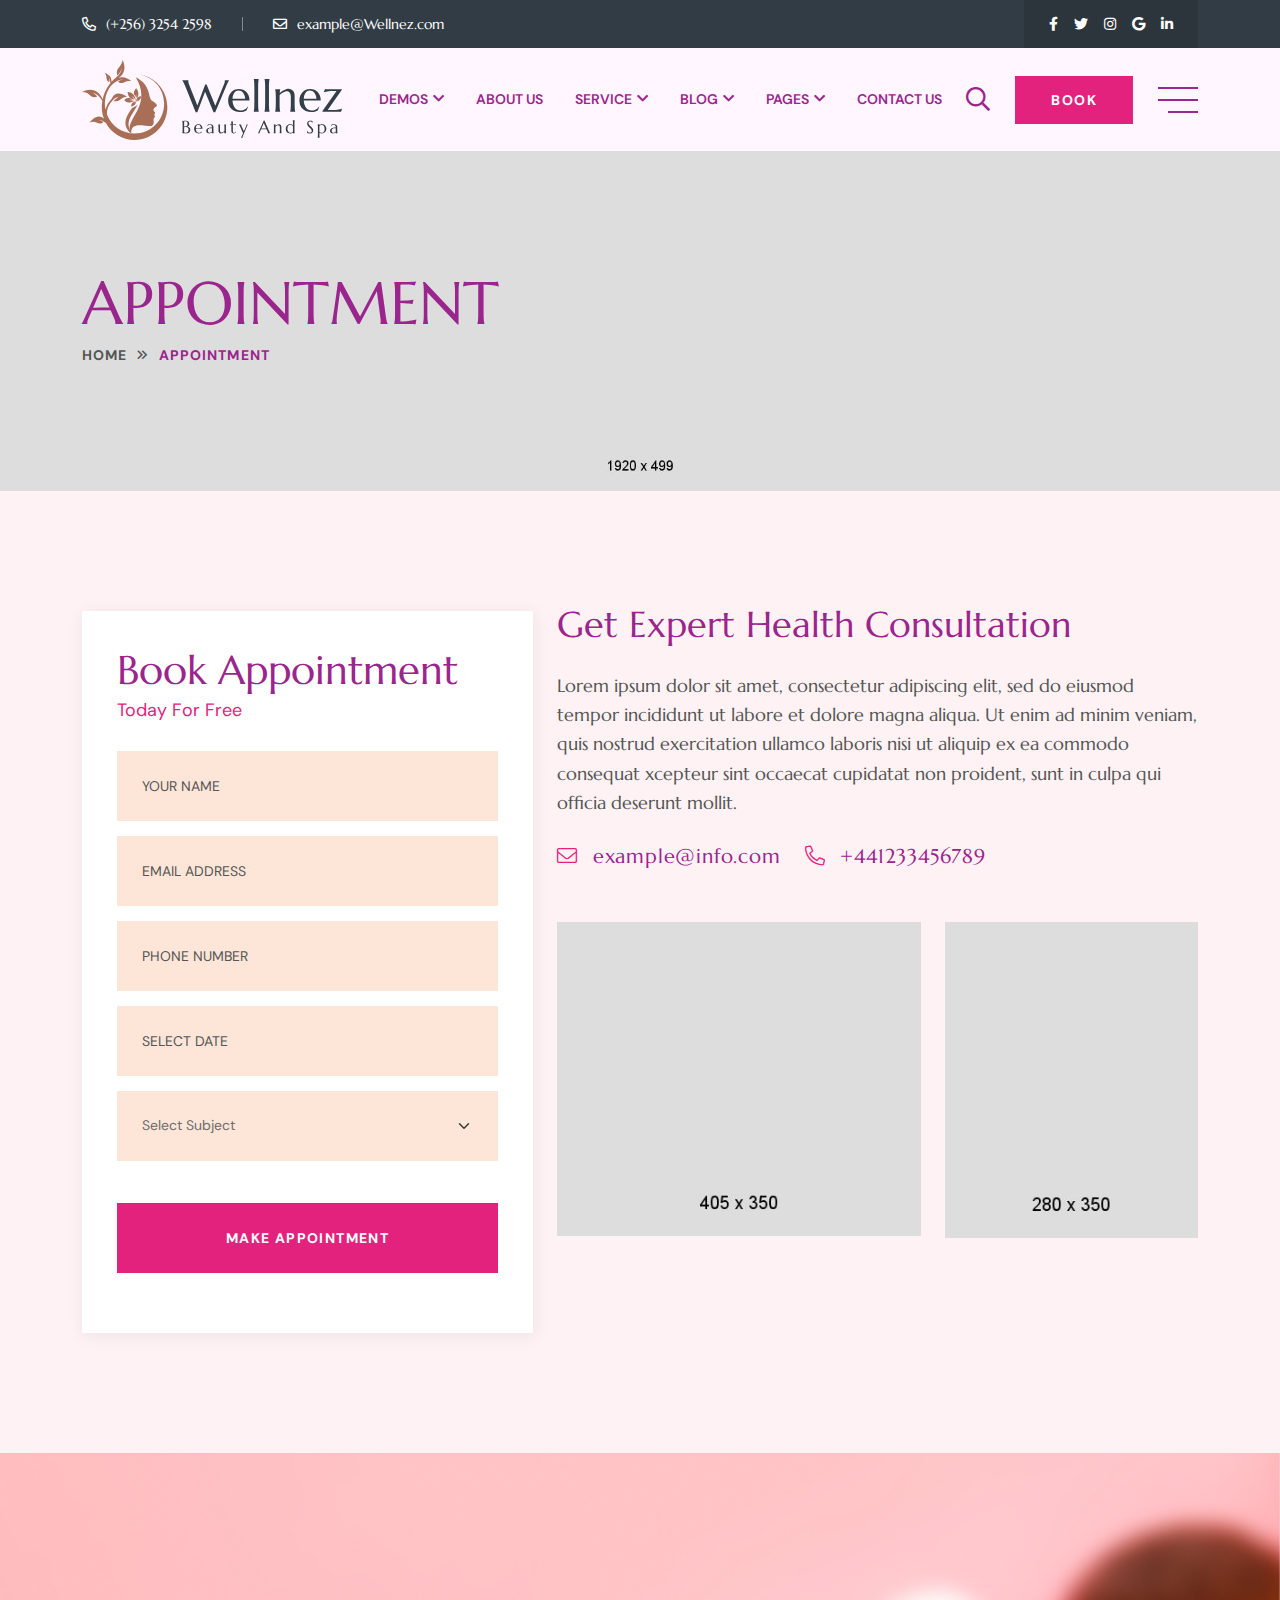
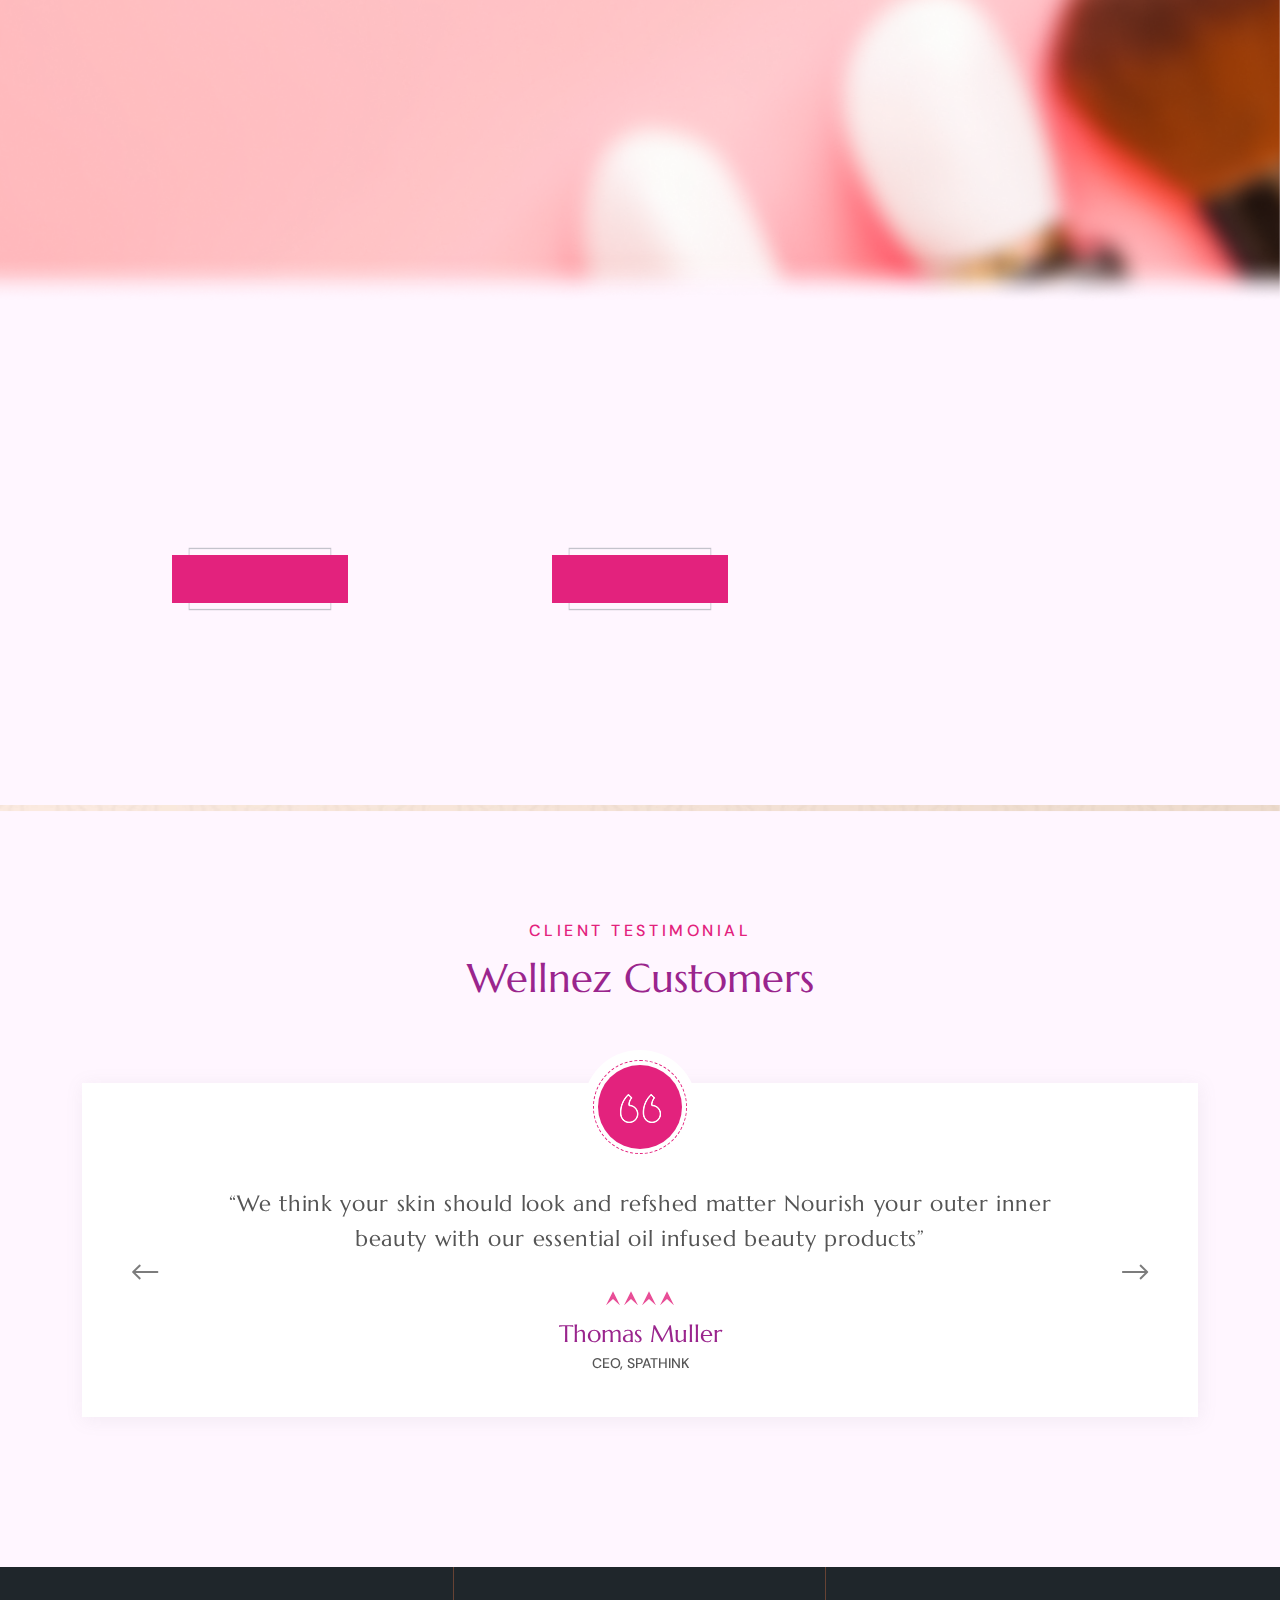
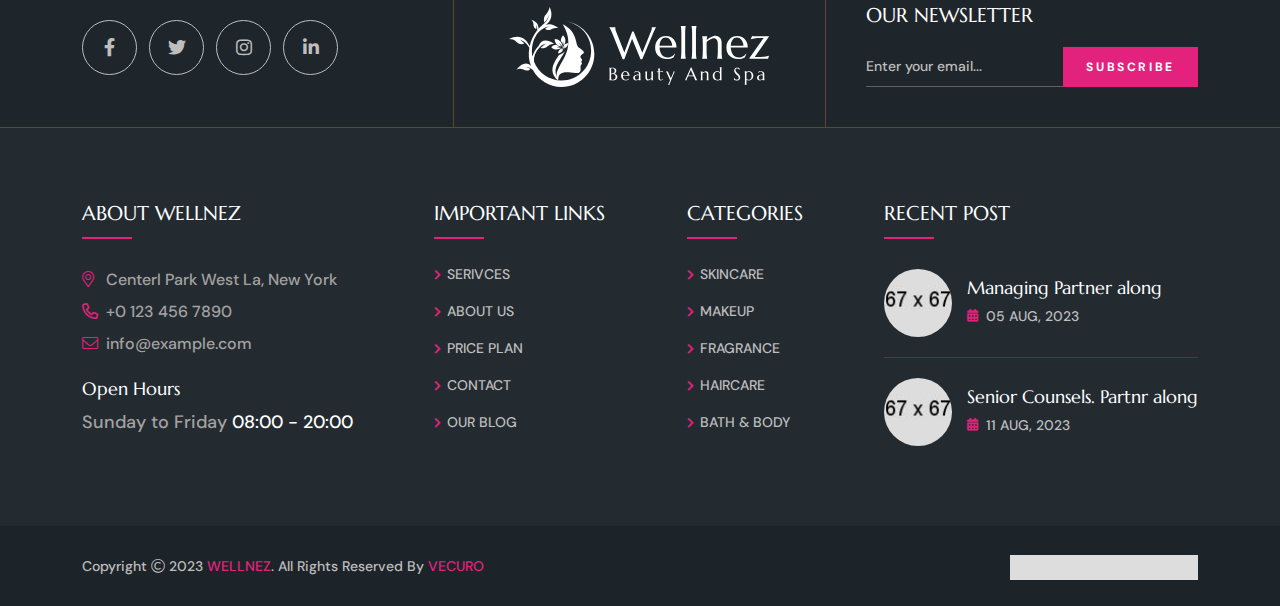
<file: appointment.html>
<!doctype html>
<html class="no-js" lang="zxx">

<head>
    <meta charset="utf-8">
    <meta http-equiv="x-ua-compatible" content="ie=edge">
    <title>Wellnez - Spa Beauty & Wellness Salon HTML5 Template - Appointment</title>
    <meta name="author" content="Vecuro">
    <meta name="description" content="Wellnez - Spa Beauty & Wellness Salon HTML5 Template">
    <meta name="keywords" content="beauty, beauty salon, beauty shop, beauty spa, cosmetics, hairdresser, health, lifestyle, massage, salon, spa, spa booking, wellness, wellness template, yoga">
    <meta name="robots" content="INDEX,FOLLOW">

    <!-- Mobile Specific Metas -->
    <meta name="viewport" content="width=device-width, initial-scale=1, shrink-to-fit=no">

    <!-- Favicons - Place favicon.ico in the root directory -->
    <link rel="shortcut icon" href="assets/img/favicon.ico" type="image/x-icon">
    <link rel="icon" href="assets/img/favicon.ico" type="image/x-icon">

    <!--==============================
	  Google Fonts
	============================== -->
    <link rel="preconnect" href="https://fonts.googleapis.com">
    <link rel="preconnect" href="https://fonts.gstatic.com" crossorigin>
    <link href="https://fonts.googleapis.com/css2?family=DM+Sans:wght@400;500;700&family=Marcellus&display=swap" rel="stylesheet">


    <!--==============================
	    All CSS File
	============================== -->
    <!-- Bootstrap -->
    <link rel="stylesheet" href="assets/css/bootstrap.min.css">
    <!-- <link rel="stylesheet" href="assets/css/app.min.css"> -->
    <!-- Fontawesome Icon -->
    <link rel="stylesheet" href="assets/css/fontawesome.min.css">
    <!-- Layerslider -->
    <link rel="stylesheet" href="assets/css/layerslider.min.css">
    <!-- jQuery DatePicker -->
    <link rel="stylesheet" href="assets/css/jquery.datetimepicker.min.css">
    <!-- Magnific Popup -->
    <link rel="stylesheet" href="assets/css/magnific-popup.min.css">
    <!-- Slick Slider -->
    <link rel="stylesheet" href="assets/css/slick.min.css">
    <!-- Theme Custom CSS -->
    <link rel="stylesheet" href="assets/css/style.css">

</head>


<body>


    <!--[if lte IE 9]>
    	<p class="browserupgrade">You are using an <strong>outdated</strong> browser. Please <a href="https://browsehappy.com/">upgrade your browser</a> to improve your experience and security.</p>
  <![endif]-->



    <!--********************************
   		Code Start From Here 
	******************************** -->




    <!--==============================
     Preloader
  ==============================-->
    <div class="preloader  ">
        <button class="vs-btn preloaderCls">Cancel Preloader </button>
        <div class="preloader-inner">
            <div class="loader"></div>
        </div>
    </div><svg viewBox="0 0 150 150" class="svg-hidden">
        <path id="textPath" d="M 0,75 a 75,75 0 1,1 0,1 z"></path>
    </svg><!--==============================
    Mobile Menu
  ============================== -->
    <div class="vs-menu-wrapper">
        <div class="vs-menu-area text-center">
            <button class="vs-menu-toggle"><i class="fal fa-times"></i></button>
            <div class="mobile-logo">
                <a href="index.html"><img src="assets/img/logo.svg" alt="Wellnez"></a>
            </div>
            <div class="vs-mobile-menu">
                <ul>
                    <li class="menu-item-has-children">
                        <a href="index.html">Demos</a>
                        <ul class="sub-menu">
                            <li><a href="index.html">Demo Style 1</a></li>
                            <li><a href="index-2.html">Demo Style 2</a></li>
                            <li><a href="index-3.html">Demo Style 3</a></li>
                            <li><a href="index-4.html">Demo Style 4</a></li>
                            <li><a href="index-5.html">Demo Style 5</a></li>
                            <li><a href="index-6.html">Demo Style 6</a></li>
                            <li><a href="index-7.html">Demo Style 7<span class="new-label">New</span></a></li>
                            <li><a href="index-8.html">Demo Style 8<span class="new-label">New</span></a></li>
                            <li><a href="index-9.html">Demo Style 9<span class="new-label">New</span></a></li>
                            <li><a href="index-10.html">Demo Style 10<span class="new-label">New</span></a></li>
                        </ul>
                    </li>
                    <li>
                        <a href="about.html">About Us</a>
                    </li>
                    <li class="menu-item-has-children">
                        <a href="match.html">Service</a>
                        <ul class="sub-menu">
                            <li><a href="service.html">Services</a></li>
                            <li><a href="service-details.html">Service Details</a></li>
                        </ul>
                    </li>
                    <li class="menu-item-has-children">
                        <a href="blog.html">Blog</a>
                        <ul class="sub-menu">
                            <li><a href="blog.html">Blog One</a></li>
                            <li><a href="blog-2.html">Blog Two</a></li>
                            <li><a href="blog-details.html">Blog Details</a></li>
                        </ul>
                    </li>
                    <li class="menu-item-has-children">
                        <a href="#">Pages</a>
                        <ul class="sub-menu">
                            <li><a href="shop.html">Shop</a></li>
                            <li><a href="shop-details.html">Shop Details</a></li>
                            <li><a href="gallery.html">Portfolio</a></li>
                            <li><a href="gallery-details.html">Portfolio Details</a></li>
                            <li><a href="appointment.html">Appointment</a></li>
                            <li><a href="price-plan.html">Price Plan</a></li>
                            <li><a href="contact.html">Contact Us</a></li>
                            <li><a href="error.html">Error Page</a></li>
                        </ul>
                    </li>
                    <li>
                        <a href="contact.html">Contact Us</a>
                    </li>
                </ul>
            </div>
        </div>
    </div><!--==============================
    Sidemenu
============================== -->
    <div class="sidemenu-wrapper d-none d-lg-block  ">
        <div class="sidemenu-content">
            <button class="closeButton sideMenuCls"><i class="far fa-times"></i></button>
            <div class="widget  ">
                <div class="footer-logo">
                    <img src="assets/img/logo.svg" alt="logo">
                </div>
                <div class="info-media1">
                    <div class="media-icon"><i class="fal fa-map-marker-alt"></i></div>
                    <span class="media-label">Centerl Park West La, New York</span>
                </div>
                <div class="info-media1">
                    <div class="media-icon"><i class="far fa-phone-alt "></i></div>
                    <span class="media-label"><a href="tel:+01234567890" class="text-inherit">+0 123 456 7890</a></span>
                </div>
                <div class="info-media1">
                    <div class="media-icon"><i class="fal fa-envelope"></i></div>
                    <span class="media-label"><a class="text-inherit" href="mailto:info@example.com">info@example.com</a></span>
                </div>
            </div>
            <div class="widget  ">
                <h3 class="widget_title">Latest post</h3>
                <div class="recent-post-wrap">
                    <div class="recent-post">
                        <div class="media-img">
                            <a href="blog-details.html"><img src="assets/img/widget/recent-post-1-1.jpg" alt="Blog Image"></a>
                        </div>
                        <div class="media-body">
                            <h4 class="post-title"><a class="text-inherit" href="blog-details.html">Skinscent Experience Oskarsson</a></h4>
                            <div class="recent-post-meta">
                                <a href="blog.html"><i class="fas fa-calendar-alt"></i>march 10, 2023</a>
                            </div>
                        </div>
                    </div>
                    <div class="recent-post">
                        <div class="media-img">
                            <a href="blog-details.html"><img src="assets/img/widget/recent-post-1-2.jpg" alt="Blog Image"></a>
                        </div>
                        <div class="media-body">
                            <h4 class="post-title"><a class="text-inherit" href="blog-details.html">Lorem ipsum is placeholder recent popular</a></h4>
                            <div class="recent-post-meta">
                                <a href="blog.html"><i class="fas fa-calendar-alt"></i>Augest 10, 2023</a>
                            </div>
                        </div>
                    </div>
                    <div class="recent-post">
                        <div class="media-img">
                            <a href="blog-details.html"><img src="assets/img/widget/recent-post-1-3.jpg" alt="Blog Image"></a>
                        </div>
                        <div class="media-body">
                            <h4 class="post-title"><a class="text-inherit" href="blog-details.html">From its medieval origins health custom</a></h4>
                            <div class="recent-post-meta">
                                <a href="blog.html"><i class="fas fa-calendar-alt"></i>July 11, 2023</a>
                            </div>
                        </div>
                    </div>
                    <div class="recent-post">
                        <div class="media-img">
                            <a href="blog-details.html"><img src="assets/img/widget/recent-post-1-4.jpg" alt="Blog Image"></a>
                        </div>
                        <div class="media-body">
                            <h4 class="post-title"><a class="text-inherit" href="blog-details.html">Letraset's dry-transfer sheets later</a></h4>
                            <div class="recent-post-meta">
                                <a href="blog.html"><i class="fas fa-calendar-alt"></i>March 05, 2023</a>
                            </div>
                        </div>
                    </div>
                </div>
            </div>
        </div>
    </div><!--==============================
    Popup Search Box
    ============================== -->
    <div class="popup-search-box d-none d-lg-block  ">
        <button class="searchClose"><i class="fal fa-times"></i></button>
        <form action="#">
            <input type="text" class="border-theme" placeholder="What are you looking for">
            <button type="submit"><i class="fal fa-search"></i></button>
        </form>
    </div>
    <!--==============================
    Header Area
    ==============================-->
    <header class="vs-header header-layout3">
        <div class="header-top">
            <div class="container">
                <div class="row justify-content-center justify-content-md-between align-items-center">
                    <div class="col-auto text-center py-2 py-md-0">
                        <div class="header-links style-white">
                            <ul>
                                <li class="d-none d-xxl-inline-block"><i class="far fa-map-marker-alt"></i>121 King St. Melbourne VIC 3000, Australia</li>
                                <li><i class="far fa-phone-alt"></i><a href="tel:+25632542598">(+256) 3254 2598</a></li>
                                <li><i class="far fa-envelope"></i><a href="mailto:example@Wellnez.com">example@Wellnez.com</a></li>
                            </ul>
                        </div>
                    </div>
                    <div class="col-auto d-none d-md-block">
                        <div class="social-style1">
                            <a href="#"><i class="fab fa-facebook-f"></i></a>
                            <a href="#"><i class="fab fa-twitter"></i></a>
                            <a href="#"><i class="fab fa-instagram"></i></a>
                            <a href="#"><i class="fab fa-google"></i></a>
                            <a href="#"><i class="fab fa-linkedin-in"></i></a>
                        </div>
                    </div>
                </div>
            </div>
        </div>
        <div class="sticky-wrap">
            <div class="sticky-active">
                <div class="container">
                    <div class="row justify-content-between align-items-center gx-60">
                        <div class="col">
                            <div class="header-logo">
                                <a href="index.html"><img src="assets/img/logo.svg" alt="logo"></a>
                            </div>
                        </div>
                        <div class="col-auto">
                            <nav class="main-menu menu-style1 d-none d-lg-block">
                                <ul>
                                    <li class="menu-item-has-children mega-menu-wrap">
                                        <a href="index.html">Demos</a>
                                        <ul class="menu-pages">
                                            <li>
                                                <a href="index.html">
                                                    <img src="assets/img/pages/index.jpg" alt="image">
                                                    Demo Style 1
                                                </a>
                                            </li>
                                            <li>
                                                <a href="index-2.html">
                                                    <img src="assets/img/pages/index-2.jpg" alt="image">
                                                    Demo Style 2
                                                </a>
                                            </li>
                                            <li>
                                                <a href="index-3.html">
                                                    <img src="assets/img/pages/index-3.jpg" alt="image">
                                                    Demo Style 3
                                                </a>
                                            </li>
                                            <li>
                                                <a href="index-4.html">
                                                    <img src="assets/img/pages/index-4.jpg" alt="image">
                                                    Demo Style 4
                                                </a>
                                            </li>
                                            <li>
                                                <a href="index-5.html">
                                                    <img src="assets/img/pages/index-5.jpg" alt="image">
                                                    Demo Style 5
                                                </a>
                                            </li>
                                            <li>
                                                <a href="index-6.html">
                                                    <img src="assets/img/pages/index-6.jpg" alt="image">
                                                    Demo Style 6
                                                </a>
                                            </li>
                                            <li>
                                                <a href="index-7.html">
                                                    <img src="assets/img/pages/index-7.jpg" alt="image">
                                                    Demo Style 7 <span class="new-label">New</span>
                                                </a>
                                            </li>
                                            <li>
                                                <a href="index-8.html">
                                                    <img src="assets/img/pages/index-8.jpg" alt="image">
                                                    Demo Style 8 <span class="new-label">New</span>
                                                </a>
                                            </li>
                                            <li>
                                                <a href="index-9.html">
                                                    <img src="assets/img/pages/index-9.jpg" alt="image">
                                                    Demo Style 9 <span class="new-label">New</span>
                                                </a>
                                            </li>
                                            <li>
                                                <a href="index-10.html">
                                                    <img src="assets/img/pages/index-10.jpg" alt="image">
                                                    Demo Style 10 <span class="new-label">New</span>
                                                </a>
                                            </li>
                                            <li>
                                                <a href="javascript:void(0)">
                                                    <img src="assets/img/pages/index-11.jpg" alt="image">
                                                    Demo Style 11 <span class="new-label">New</span>
                                                </a>
                                            </li>
                                            <li>
                                                <a href="javascript:void(0)">
                                                    <img src="assets/img/pages/index-12.jpg" alt="image">
                                                    Demo Style 12 <span class="new-label">New</span>
                                                </a>
                                            </li>
                                        </ul>
                                    </li>
                                    <li>
                                        <a href="about.html">About Us</a>
                                    </li>
                                    <li class="menu-item-has-children">
                                        <a href="match.html">Service</a>
                                        <ul class="sub-menu">
                                            <li><a href="service.html">Services</a></li>
                                            <li><a href="service-details.html">Service Details</a></li>
                                        </ul>
                                    </li>
                                    <li class="menu-item-has-children">
                                        <a href="blog.html">Blog</a>
                                        <ul class="sub-menu">
                                            <li><a href="blog.html">Blog One</a></li>
                                            <li><a href="blog-2.html">Blog Two</a></li>
                                            <li><a href="blog-details.html">Blog Details</a></li>
                                        </ul>
                                    </li>
                                    <li class="menu-item-has-children mega-menu-wrap">
                                        <a href="#">Pages</a>
                                        <ul class="mega-menu">
                                            <li><a href="shop.html">Pagelist 1</a>
                                                <ul>
                                                    <li><a href="about.html">About Us</a></li>
                                                    <li><a href="blog.html">Blog One</a></li>
                                                    <li><a href="blog-2.html">Blog Two</a></li>
                                                    <li><a href="blog-details.html">Blog Details</a></li>
                                                </ul>
                                            </li>
                                            <li><a href="#">Pagelist 2</a>
                                                <ul>
                                                    <li><a href="appointment.html">Appointment</a></li>
                                                    <li><a href="price-plan.html">Price Plan</a></li>
                                                    <li><a href="service.html">Services</a></li>
                                                    <li><a href="service-details.html">Service Details</a></li>
                                                </ul>
                                            </li>
                                            <li><a href="#">Pagelist 3</a>
                                                <ul>
                                                    <li><a href="gallery.html">Portfolio</a></li>
                                                    <li><a href="gallery-details.html">Portfolio Details</a></li>
                                                    <li><a href="team.html">Team</a></li>
                                                    <li><a href="team-details.html">Team Details</a></li>
                                                </ul>
                                            </li>
                                            <li><a href="#">Pagelist 4</a>
                                                <ul>
                                                    <li><a href="shop.html">Shop</a></li>
                                                    <li><a href="shop-details.html">Shop Details</a></li>
                                                    <li><a href="contact.html">Contact Us</a></li>
                                                    <li><a href="error.html">Error Page</a></li>
                                                </ul>
                                            </li>
                                        </ul>
                                    </li>
                                    <li>
                                        <a href="contact.html">Contact Us</a>
                                    </li>
                                </ul>
                            </nav>
                        </div>
                        <div class="col-auto">
                            <div class="header-icons">
                                <button class="searchBoxTggler"><i class="far fa-search"></i></button>
                                <a href="contact.html" class="vs-btn style2 d-none d-xl-inline-block">Book</a>
                                <button class="bar-btn sideMenuToggler d-none d-xl-inline-block">
                                    <span class="bar"></span>
                                    <span class="bar"></span>
                                    <span class="bar"></span>
                                </button>
                                <button class="vs-menu-toggle d-inline-block d-lg-none" type="button"><i class="fal fa-bars"></i></button>
                            </div>
                        </div>
                    </div>
                </div>
            </div>
        </div>
    </header><!--==============================
    Breadcumb
============================== -->
    <div class="breadcumb-wrapper " data-bg-src="assets/img/breadcumb/breadcumb-bg-3.jpg">
        <div class="container z-index-common">
            <div class="breadcumb-content">
                <h1 class="breadcumb-title">Appointment</h1>
                <div class="breadcumb-menu-wrap">
                    <ul class="breadcumb-menu">
                        <li><a href="index.html">Home</a></li>
                        <li>Appointment</li>
                    </ul>
                </div>
            </div>
        </div>
    </div><!--==============================
    Appointment Area
    ==============================-->
    <section class="bg-light-3 space">
        <div class="shape-mockup jump-img d-none d-xxl-block" data-right="4%" data-top="10%"><img src="assets/img/shape/leaf-1-5.png" alt="shape"></div>
        <div class="shape-mockup jump-reverse-img d-none d-xxl-block" data-right="2%" data-bottom="5%"><img src="assets/img/shape/b-s-1-3.png" alt="shape"></div>
        <div class="shape-mockup jump-reverse-img d-none d-xxl-block" data-left="0" data-bottom="4%"><img src="assets/img/shape/b-s-1-2.png" alt="shape"></div>
        <div class="container">
            <div class="row gx-60">
                <div class="col-xl-5 mb-40 mb-xl-0 pb-20 pb-xl-0 wow fadeInUp" data-wow-delay="0.2s">
                    <form action="appointment-mail.php" class="form-style2   appointment-form">
                        <h2 class="form-title">Book Appointment</h2>
                        <p class="form-label">Today For Free</p>
                        <div class="form-group">
                            <input type="text" name="name" id="name" placeholder="Your Name">
                        </div>
                        <div class="form-group">
                            <input type="email" name="email" id="email" placeholder="Email Address">
                        </div>
                        <div class="form-group">
                            <input type="number" name="number" id="number" placeholder="Phone Number">
                        </div>
                        <div class="form-group">
                            <input type="text" name="date" id="date" autocomplete="off" class="form-control dateTime-pick" placeholder="Select Date">
                        </div>
                        <div class="form-group">
                            <select name="subject" id="subject">
                                <option disabled hidden selected>Select Subject</option>
                                <option>Sports Massage</option>
                                <option>Stone Massage</option>
                                <option>Head Massage</option>
                                <option>Head Massage</option>
                                <option>Facial &amp; Massage</option>
                            </select>
                        </div>
                        <div class="form-group">
                            <button class="vs-btn" type="submit">Make Appointment</button>
                        </div>
                        <p class="form-messages"></p>
                    </form>
                </div>
                <div class="col-xl-7 wow fadeInUp" data-wow-delay="0.3s">
                    <div class="row">
                        <div class="col-12 mb-5">
                            <h2 class="h3 mb-4 mt-n2">Get Expert Health Consultation</h2>
                            <p class="fs-md font-title mb-4">Lorem ipsum dolor sit amet, consectetur adipiscing elit, sed do eiusmod tempor incididunt ut labore et dolore magna aliqua. Ut enim ad minim veniam, quis nostrud exercitation ullamco laboris nisi ut aliquip ex ea commodo consequat xcepteur sint occaecat cupidatat non proident, sunt in culpa qui officia deserunt mollit.</p>
                            <div class="row gy-2">
                                <div class="col-auto">
                                    <p class="vs-info"><i class="fal fa-envelope"></i><a href="mailto:example@info.com" class="text-inherit">example@info.com</a></p>
                                </div>
                                <div class="col-auto">
                                    <p class="vs-info"><i class="fal fa-phone-alt"></i><a href="tel:+441233456789" class="text-inherit">+441233456789</a></p>
                                </div>
                            </div>
                        </div>
                        <div class="col-md-7 mb-30">
                            <img src="assets/img/about/appoin-1-2.jpg" alt="about" class="w-100">
                        </div>
                        <div class="col-md-5 mb-30">
                            <img src="assets/img/about/appoin-1-1.jpg" alt="about" class="w-100">
                        </div>
                    </div>
                </div>
            </div>
        </div>
    </section><!--==============================
    Price Plan Area
    ==============================-->
    <section class=" space">
        <div class="parallax" data-parallax-image="assets/img/bg/price-bg-2-1.jpg"></div>
        <div class="container">
            <div class="row flex-row-reverse gx-55">
                <div class="col-md-6 col-lg-6 col-xl-4 col-xxl align-self-end mb-40 mb-md-0 wow fadeInUp" data-wow-delay="0.2s">
                    <div class="img-box3 style2">
                        <div class="shape-line">
                            <svg viewBox="0 0 442 357">
                                <path class="shape-line" d="M220.6 3C339.98 3 437.1 100.12 437.1 219.5V351.99H440.1V219.5C440.1 160.87 417.27 105.75 375.81 64.29C334.35 22.83 279.23 0 220.6 0C161.97 0 106.85 22.83 65.39 64.29C28.67 101.01 6.57 148.46 2 199.56H5.02C15.12 89.5 107.94 3 220.6 3Z" />
                                <path class="shape-dot" d="M7 198.5C7 200.433 5.433 202 3.5 202C1.567 202 0 200.433 0 198.5C0 196.567 1.567 195 3.5 195C5.433 195 7 196.567 7 198.5Z" />
                                <path class="shape-dot" d="M442 353.5C442 355.433 440.433 357 438.5 357C436.567 357 435 355.433 435 353.5C435 351.567 436.567 350 438.5 350C440.433 350 442 351.567 442 353.5Z" />
                            </svg>
                        </div>
                        <div class="text-shape">
                            <svg viewBox="0 0 408 579">
                                <path id="textboxpath2" d="M0 204C0 91.3339 91.3339 0 204 0V0C316.666 0 408 91.3339 408 204V316.879V375C408 487.666 316.666 579 204 579V579C91.3339 579 0 487.666 0 375V204Z"></path>
                                <text>
                                    <textPath href="#textboxpath2" startOffset="810">Onsectttur adipiscung</textPath>
                                </text>
                            </svg>
                        </div>
                        <div class="img-product">
                            <a href="shop-details.html"><img src="assets/img/about/price-2-1-1.png" alt="about"></a>
                            <p class="product-title"><a href="shop-details.html" class="text-inherit">face vitamin</a></p>
                            <p class="product-price">$12.00</p>
                        </div>
                    </div>
                </div>
                <div class="col-md-6 col-lg-6 col-xl-8 col-xxl-auto wow fadeInUp" data-wow-delay="0.3s">
                    <div class="title-area text-center text-md-start">
                        <span class="text-white sec-subtitle">Experience Wellnez <span class="sec-subtext bg-theme">25 Years</span></span>
                        <h2 class="text-white sec-title">Perfect Package</h2>
                    </div>
                    <div class="price-inner2">
                        <div class="row vs-carousel" data-slide-show="2" data-lg-slide-show="1">
                            <div class="col-lg-6">
                                <div class="package-style1">
                                    <div class="package-top">
                                        <div class="package-left">
                                            <p class="package-price">12<span class="currency">$</span></p>
                                            <p class="package-duration">Billed Monthly</p>
                                        </div>
                                        <h3 class="package-name">Basic Plan</h3>
                                    </div>
                                    <div class="package-shape"><img src="assets/img/shape/price-shape-2.png" alt="shape"></div>
                                    <div class="package-list">
                                        <ul class="list-unstyled">
                                            <li><span class="text-title">Mobile-Optimized</span></li>
                                            <li>Free Custom Domain</li>
                                            <li>Best Hosting</li>
                                            <li>Max Makup</li>
                                            <li>Outstanding Support</li>
                                            <li>Happy Customers</li>
                                        </ul>
                                    </div>
                                    <div class="package-btn">
                                        <a href="contact.html" class="vs-btn style3">Book Now</a>
                                    </div>
                                </div>
                            </div>
                            <div class="col-lg-6">
                                <div class="package-style1">
                                    <div class="package-top">
                                        <div class="package-left">
                                            <p class="package-price">29<span class="currency">$</span></p>
                                            <p class="package-duration">Billed Yearly</p>
                                        </div>
                                        <h3 class="package-name">Mega Plan</h3>
                                    </div>
                                    <div class="package-shape"><img src="assets/img/shape/price-shape-2.png" alt="shape"></div>
                                    <div class="package-list">
                                        <ul class="list-unstyled">
                                            <li><span class="text-title">Mobile-Optimized</span></li>
                                            <li>Free Custom Domain</li>
                                            <li>Best Hosting</li>
                                            <li>Max Makup</li>
                                            <li>Outstanding Support</li>
                                            <li>Happy Customers</li>
                                        </ul>
                                    </div>
                                    <div class="package-btn">
                                        <a href="contact.html" class="vs-btn style3">Book Now</a>
                                    </div>
                                </div>
                            </div>
                        </div>
                    </div>
                </div>
            </div>
        </div>
    </section><!--==============================
    Testimonial Area
    ==============================-->
    <section class=" space">
        <div class="parallax" data-parallax-image="assets/img/bg/testi-bg-2-1.jpg"></div>
        <div class="shape-mockup jump-reverse d-none d-xxl-block" data-top="12%" data-right="6%"><img src="assets/img/shape/leaf-1-1.png" alt="shape"></div>
        <div class="shape-mockup jump  d-none d-xxl-block" data-top="35%" data-left="17.5%"><img src="assets/img/shape/leaf-1-8.png" alt="shape"></div>
        <div class="container">
            <div class="title-area text-center">
                <span class="sec-subtitle">client testimonial</span>
                <h2 class="sec-title">Wellnez Customers</h2>
            </div>
            <div class="pb-1px"></div>
            <div class="testi-style2">
                <span class="vs-icon"><img src="assets/img/icon/quote-1-1.png" alt="icon"></span>
                <div class="vs-carousel" data-slide-show="1" data-fade="true" data-arrows="true" data-ml-arrows="true" data-xl-arrows="true" data-lg-arrows="true" data-prev-arrow="fal fa-long-arrow-left" data-next-arrow="fal fa-long-arrow-right">
                    <div>
                        <p class="testi-text">“We think your skin should look and refshed matter Nourish your outer inner beauty with our essential oil infused beauty products”</p>
                        <div class="arrow-shape"><i class="arrow"></i><i class="arrow"></i><i class="arrow"></i><i class="arrow"></i></div>
                        <h3 class="testi-name h5">Thomas Muller</h3>
                        <span class="testi-degi">CEO, SPATHINK</span>
                    </div>
                    <div>
                        <p class="testi-text">“From its medieval origins to the digital era, learn everything there is to know about the ubiquitous lorem ipsum passage known”</p>
                        <div class="arrow-shape"><i class="arrow"></i><i class="arrow"></i><i class="arrow"></i><i class="arrow"></i></div>
                        <h3 class="testi-name h5">William Shak</h3>
                        <span class="testi-degi">Manager, LDC</span>
                    </div>
                    <div>
                        <p class="testi-text">“Creation timelines for the standard lorem ipsum passage vary, with some citing the 15th century and others the part of Cicero”</p>
                        <div class="arrow-shape"><i class="arrow"></i><i class="arrow"></i><i class="arrow"></i><i class="arrow"></i></div>
                        <h3 class="testi-name h5">Vivi Marian</h3>
                        <span class="testi-degi">Customer</span>
                    </div>
                </div>
            </div>
        </div>
    </section><!--==============================
			Footer Area
	==============================-->
    <footer class="footer-wrapper footer-layout1">
        <div class="footer-top">
            <div class="container">
                <div class="row align-items-stretch">
                    <div class="col-md-4 d-none d-lg-flex">
                        <div class="social-style2">
                            <a href="#"><i class="fab fa-facebook-f"></i></a>
                            <a href="#"><i class="fab fa-twitter"></i></a>
                            <a href="#"><i class="fab fa-instagram"></i></a>
                            <a href="#"><i class="fab fa-linkedin-in"></i></a>
                        </div>
                    </div>
                    <div class="col-md-5 col-lg-4">
                        <div class="vs-logo">
                            <a href="index.html"><img src="assets/img/logo-2.svg" alt="logo"></a>
                        </div>
                    </div>
                    <div class="col-md-7 col-lg-4">
                        <form action="#" class="form-style1">
                            <h3 class="form-title">Our newsletter</h3>
                            <div class="form-group">
                                <input type="email" placeholder="Enter your email...">
                                <button class="vs-btn" type="submit">Subscribe</button>
                            </div>
                        </form>
                    </div>
                </div>
            </div>
        </div>
        <div class="widget-area">
            <div class="container">
                <div class="row justify-content-between">
                    <div class="col-md-6 col-xl-auto">
                        <div class="widget footer-widget">
                            <h3 class="widget_title">About Wellnez</h3>
                            <p class="footer-info"><i class="fal fa-map-marker-alt text-theme me-2"></i> Centerl Park West La, New York <br> <a href="tel:+01234567890" class="text-inherit"><i class="far fa-phone-alt text-theme me-2"></i>+0 123 456 7890</a> <br> <a class="text-inherit" href="mailto:info@example.com"><i class="fal fa-envelope text-theme me-2"></i>info@example.com</a> </p>
                            <h4 class="fs-22 mb-2">Open Hours</h4>
                            <p class="footer-time">Sunday to Friday <span class="time">08:00 - 20:00</span></p>
                        </div>
                    </div>
                    <div class="col-md-6 col-xl-auto">
                        <div class="widget widget_nav_menu  footer-widget">
                            <h3 class="widget_title">Important Links</h3>
                            <div class="menu-all-pages-container footer-menu">
                                <ul class="menu">
                                    <li><a href="service.html">Serivces</a></li>
                                    <li><a href="about.html">ABOUT US</a></li>
                                    <li><a href="price-plan.html">Price Plan</a></li>
                                    <li><a href="contact.html">CONTACT</a></li>
                                    <li><a href="blog.html">Our Blog</a></li>
                                </ul>
                            </div>
                        </div>
                    </div>
                    <div class="col-md-6 col-xl-auto">
                        <div class="widget widget_nav_menu  footer-widget">
                            <h3 class="widget_title">CATEGORIES</h3>
                            <div class="menu-all-pages-container footer-menu">
                                <ul class="menu">
                                    <li><a href="service.html">SKINCARE</a></li>
                                    <li><a href="service.html">MAKEUP</a></li>
                                    <li><a href="service.html">FRAGRANCE</a></li>
                                    <li><a href="service.html">HAIRCARE</a></li>
                                    <li><a href="service.html">BATH & BODY</a></li>
                                </ul>
                            </div>
                        </div>
                    </div>
                    <div class="col-md-6 col-xl-auto">
                        <div class="widget footer-widget">
                            <h3 class="widget_title">Recent Post</h3>
                            <div class="recent-post-wrap">
                                <div class="recent-post">
                                    <div class="media-img">
                                        <a href="blog-details.html"><img src="assets/img/widget/recent-post-2-1.jpg" alt="Blog Image"></a>
                                    </div>
                                    <div class="media-body">
                                        <h4 class="post-title"><a class="text-inherit" href="blog-details.html">Managing Partner along</a></h4>
                                        <div class="recent-post-meta">
                                            <a href="blog.html"><i class="fas fa-calendar-alt"></i>05 AUG, 2023</a>
                                        </div>
                                    </div>
                                </div>
                                <div class="recent-post">
                                    <div class="media-img">
                                        <a href="blog-details.html"><img src="assets/img/widget/recent-post-2-2.jpg" alt="Blog Image"></a>
                                    </div>
                                    <div class="media-body">
                                        <h4 class="post-title"><a class="text-inherit" href="blog-details.html">Senior Counsels. Partnr along</a></h4>
                                        <div class="recent-post-meta">
                                            <a href="blog.html"><i class="fas fa-calendar-alt"></i>11 AUG, 2023</a>
                                        </div>
                                    </div>
                                </div>
                            </div>
                        </div>
                    </div>
                </div>
            </div>
        </div>
        <div class="copyright-wrap">
            <div class="container">
                <div class="row justify-content-between align-items-center">
                    <div class="col-md-auto text-center">
                        <p class="copyright-text">Copyright <i class="fal fa-copyright"></i> 2023 <a href="index.html">Wellnez</a>. All Rights Reserved By <a href="https://themeforest.net/user/vecuro_themes">Vecuro</a></p>
                    </div>
                    <div class="col-auto d-none d-md-block">
                        <img src="assets/img/widget/cards.png" alt="cards">
                    </div>
                </div>
            </div>
        </div>
    </footer> <!-- Scroll To Top -->
    <a href="#" class="scrollToTop scroll-btn"><i class="far fa-arrow-up"></i></a>

    <!--********************************
			Code End  Here 
	******************************** -->

    <!--==============================
        All Js File
    ============================== -->
    <!-- Jquery -->
    <script src="assets/js/vendor/jquery-3.6.0.min.js"></script>
    <!-- jQuery UI -->
    <script src="assets/js/jquery-ui.min.js"></script>
    <!-- Slick Slider -->
    <script src="assets/js/slick.min.js"></script>
    <!-- <script src="assets/js/app.min.js"></script> -->

    <!-- Bootstrap -->
    <script src="assets/js/bootstrap.min.js"></script>
    <!-- Parallax Scroll -->
    <script src="assets/js/universal-parallax.min.js"></script>
    <!-- Wow.js Animation -->
    <script src="assets/js/wow.min.js"></script>
    <!-- jQuery Datepicker -->
    <script src="assets/js/jquery.datetimepicker.min.js"></script>
    <!-- Magnific Popup -->
    <script src="assets/js/jquery.magnific-popup.min.js"></script>
    <!-- Isotope Filter -->
    <script src="assets/js/imagesloaded.pkgd.min.js"></script>
    <script src="assets/js/isotope.pkgd.min.js"></script>
    <!-- Main Js File -->
    <script src="assets/js/main.js"></script>


</body>

</html>
</file>
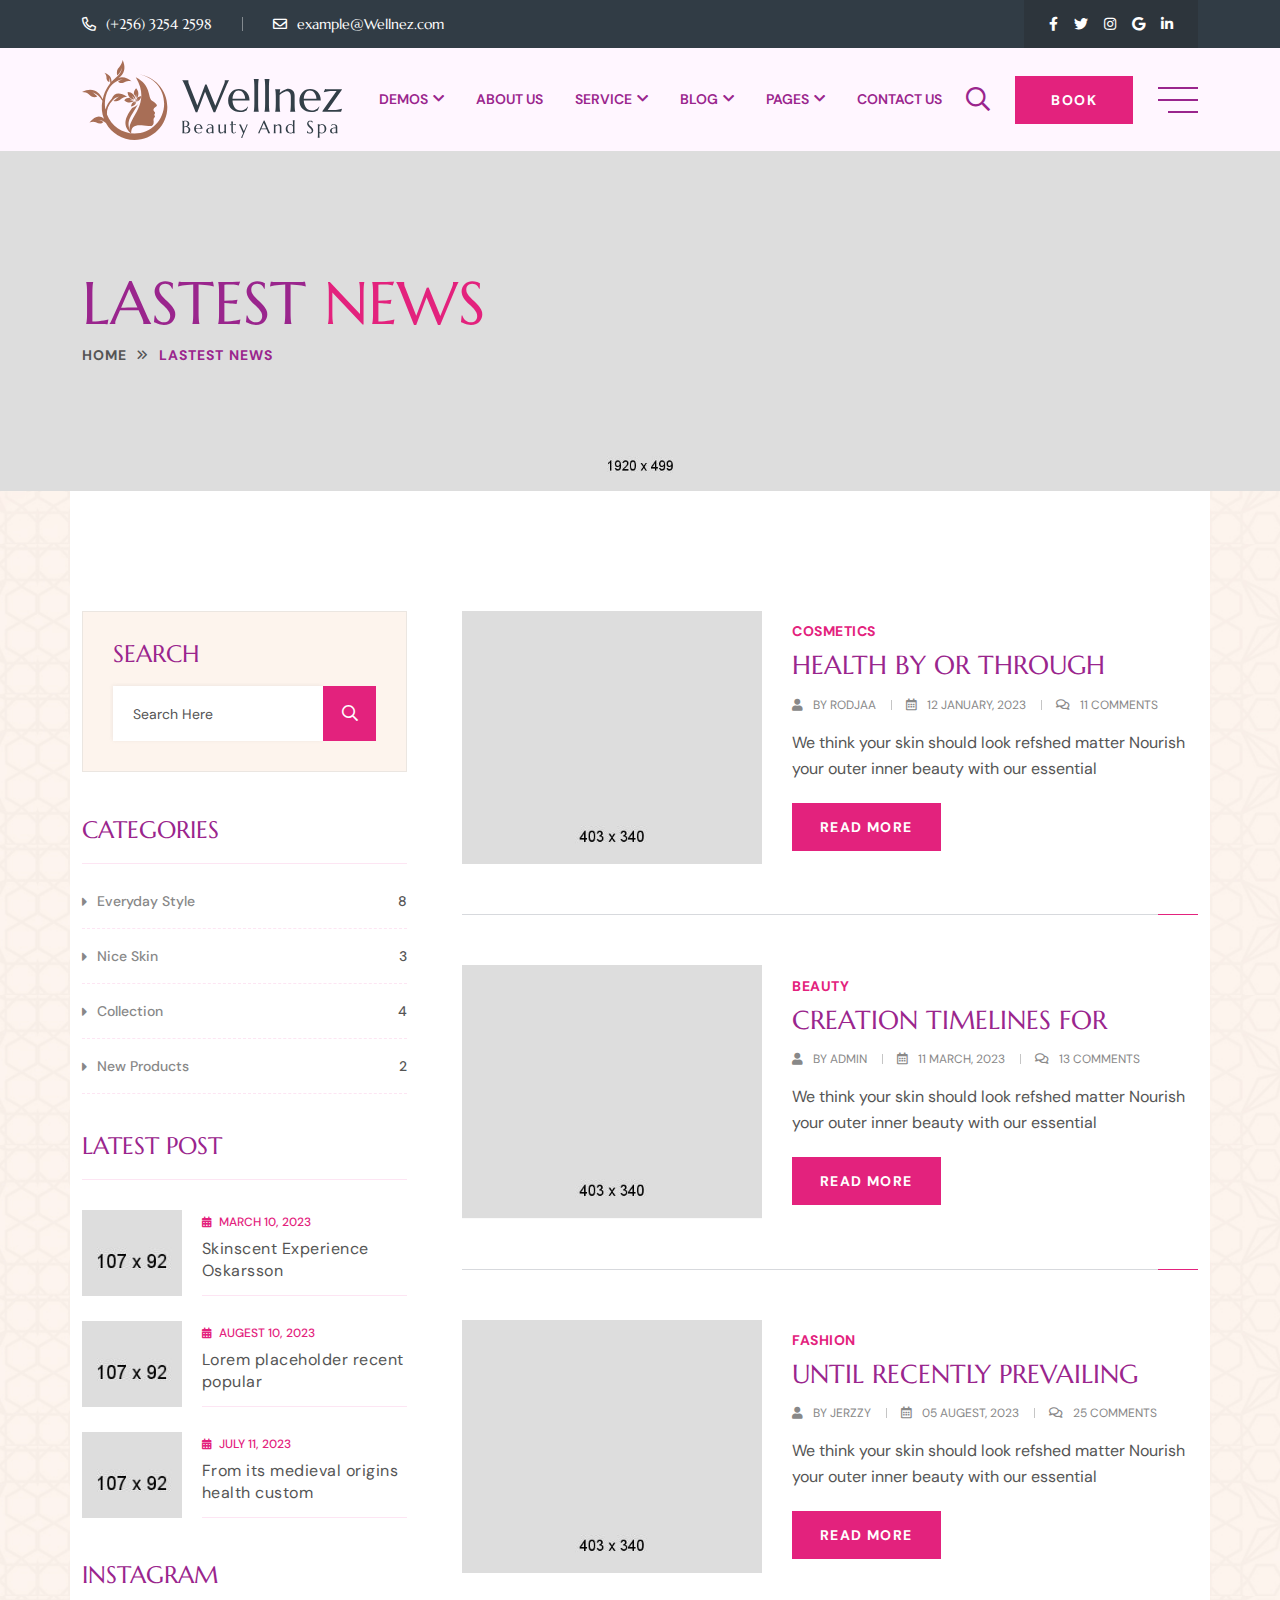
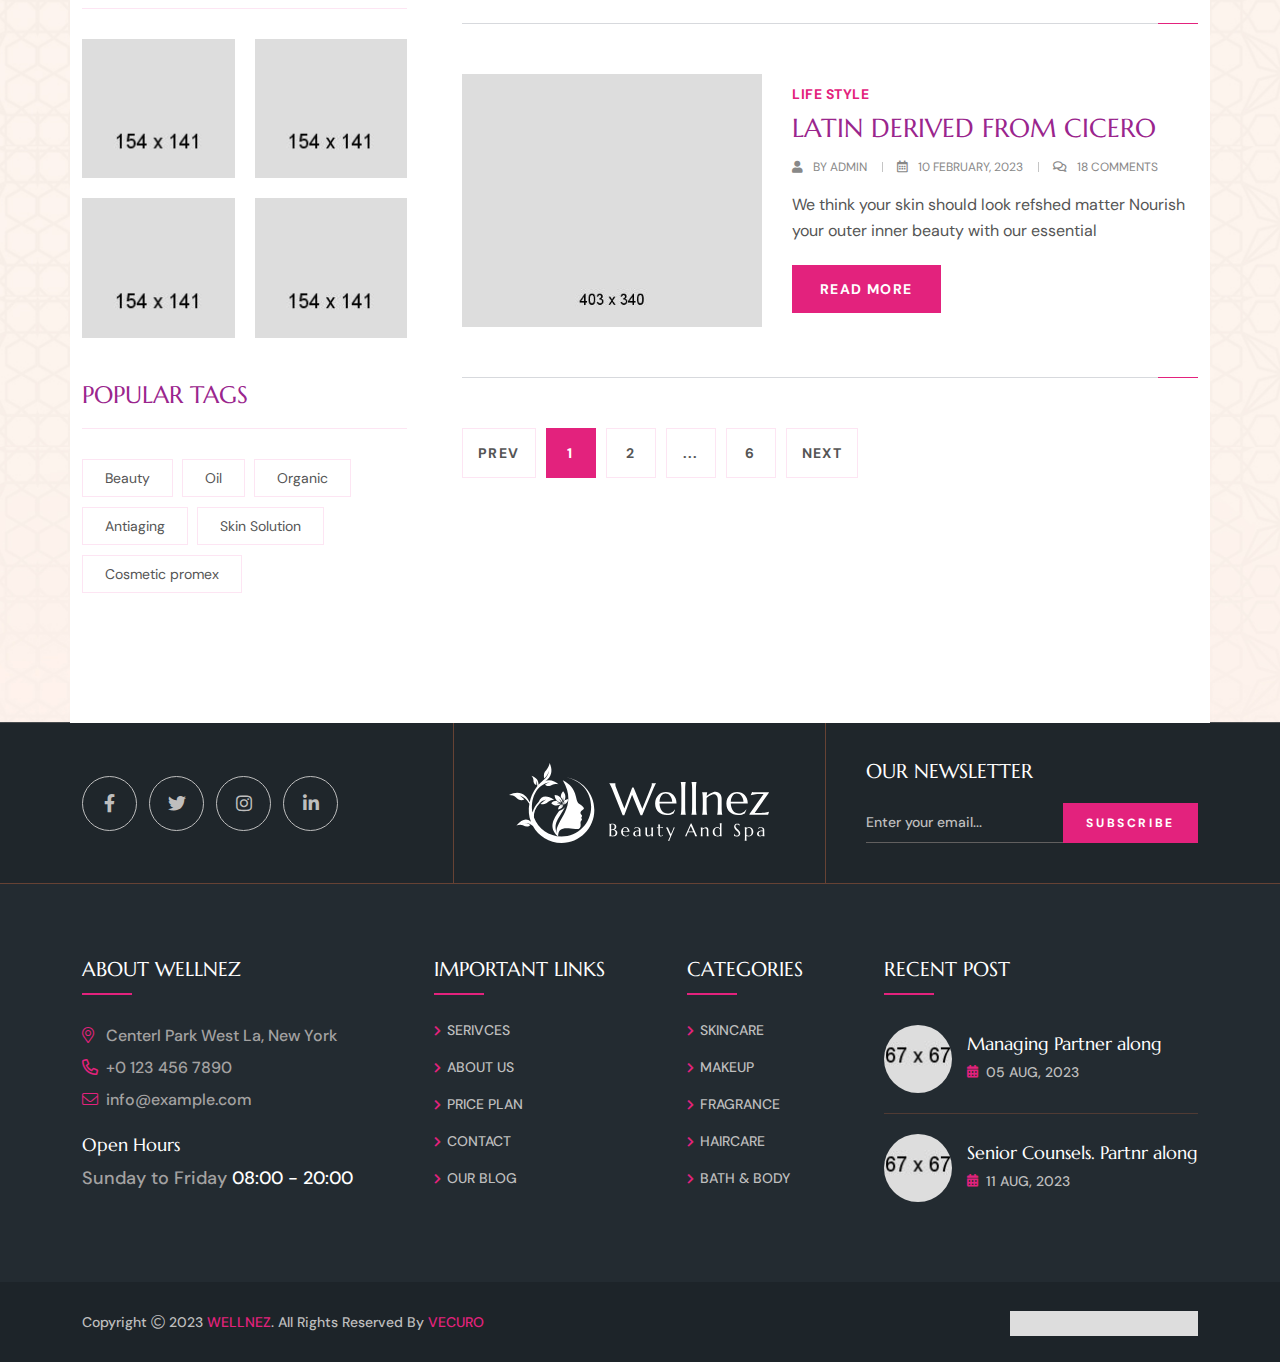
<file: blog-2.html>
<!doctype html>
<html class="no-js" lang="zxx">

<head>
    <meta charset="utf-8">
    <meta http-equiv="x-ua-compatible" content="ie=edge">
    <title>Wellnez - Spa Beauty & Wellness Salon HTML5 Template - Blog Style Two</title>
    <meta name="author" content="Vecuro">
    <meta name="description" content="Wellnez - Spa Beauty & Wellness Salon HTML5 Template">
    <meta name="keywords" content="beauty, beauty salon, beauty shop, beauty spa, cosmetics, hairdresser, health, lifestyle, massage, salon, spa, spa booking, wellness, wellness template, yoga">
    <meta name="robots" content="INDEX,FOLLOW">

    <!-- Mobile Specific Metas -->
    <meta name="viewport" content="width=device-width, initial-scale=1, shrink-to-fit=no">

    <!-- Favicons - Place favicon.ico in the root directory -->
    <link rel="shortcut icon" href="assets/img/favicon.ico" type="image/x-icon">
    <link rel="icon" href="assets/img/favicon.ico" type="image/x-icon">

    <!--==============================
	  Google Fonts
	============================== -->
    <link rel="preconnect" href="https://fonts.googleapis.com">
    <link rel="preconnect" href="https://fonts.gstatic.com" crossorigin>
    <link href="https://fonts.googleapis.com/css2?family=DM+Sans:wght@400;500;700&family=Marcellus&display=swap" rel="stylesheet">


    <!--==============================
	    All CSS File
	============================== -->
    <!-- Bootstrap -->
    <link rel="stylesheet" href="assets/css/bootstrap.min.css">
    <!-- <link rel="stylesheet" href="assets/css/app.min.css"> -->
    <!-- Fontawesome Icon -->
    <link rel="stylesheet" href="assets/css/fontawesome.min.css">
    <!-- Layerslider -->
    <link rel="stylesheet" href="assets/css/layerslider.min.css">
    <!-- jQuery DatePicker -->
    <link rel="stylesheet" href="assets/css/jquery.datetimepicker.min.css">
    <!-- Magnific Popup -->
    <link rel="stylesheet" href="assets/css/magnific-popup.min.css">
    <!-- Slick Slider -->
    <link rel="stylesheet" href="assets/css/slick.min.css">
    <!-- Theme Custom CSS -->
    <link rel="stylesheet" href="assets/css/style.css">

</head>


<body>


    <!--[if lte IE 9]>
    	<p class="browserupgrade">You are using an <strong>outdated</strong> browser. Please <a href="https://browsehappy.com/">upgrade your browser</a> to improve your experience and security.</p>
  <![endif]-->



    <!--********************************
   		Code Start From Here 
	******************************** -->




    <!--==============================
     Preloader
  ==============================-->
    <div class="preloader  ">
        <button class="vs-btn preloaderCls">Cancel Preloader </button>
        <div class="preloader-inner">
            <div class="loader"></div>
        </div>
    </div><!--==============================
    Mobile Menu
  ============================== -->
    <div class="vs-menu-wrapper">
        <div class="vs-menu-area text-center">
            <button class="vs-menu-toggle"><i class="fal fa-times"></i></button>
            <div class="mobile-logo">
                <a href="index.html"><img src="assets/img/logo.svg" alt="Wellnez"></a>
            </div>
            <div class="vs-mobile-menu">
                <ul>
                    <li class="menu-item-has-children">
                        <a href="index.html">Demos</a>
                        <ul class="sub-menu">
                            <li><a href="index.html">Demo Style 1</a></li>
                            <li><a href="index-2.html">Demo Style 2</a></li>
                            <li><a href="index-3.html">Demo Style 3</a></li>
                            <li><a href="index-4.html">Demo Style 4</a></li>
                            <li><a href="index-5.html">Demo Style 5</a></li>
                            <li><a href="index-6.html">Demo Style 6</a></li>
                            <li><a href="index-7.html">Demo Style 7<span class="new-label">New</span></a></li>
                            <li><a href="index-8.html">Demo Style 8<span class="new-label">New</span></a></li>
                            <li><a href="index-9.html">Demo Style 9<span class="new-label">New</span></a></li>
                            <li><a href="index-10.html">Demo Style 10<span class="new-label">New</span></a></li>
                        </ul>
                    </li>
                    <li>
                        <a href="about.html">About Us</a>
                    </li>
                    <li class="menu-item-has-children">
                        <a href="match.html">Service</a>
                        <ul class="sub-menu">
                            <li><a href="service.html">Services</a></li>
                            <li><a href="service-details.html">Service Details</a></li>
                        </ul>
                    </li>
                    <li class="menu-item-has-children">
                        <a href="blog.html">Blog</a>
                        <ul class="sub-menu">
                            <li><a href="blog.html">Blog One</a></li>
                            <li><a href="blog-2.html">Blog Two</a></li>
                            <li><a href="blog-details.html">Blog Details</a></li>
                        </ul>
                    </li>
                    <li class="menu-item-has-children">
                        <a href="#">Pages</a>
                        <ul class="sub-menu">
                            <li><a href="shop.html">Shop</a></li>
                            <li><a href="shop-details.html">Shop Details</a></li>
                            <li><a href="gallery.html">Portfolio</a></li>
                            <li><a href="gallery-details.html">Portfolio Details</a></li>
                            <li><a href="appointment.html">Appointment</a></li>
                            <li><a href="price-plan.html">Price Plan</a></li>
                            <li><a href="contact.html">Contact Us</a></li>
                            <li><a href="error.html">Error Page</a></li>
                        </ul>
                    </li>
                    <li>
                        <a href="contact.html">Contact Us</a>
                    </li>
                </ul>
            </div>
        </div>
    </div><!--==============================
    Sidemenu
============================== -->
    <div class="sidemenu-wrapper d-none d-lg-block  ">
        <div class="sidemenu-content">
            <button class="closeButton sideMenuCls"><i class="far fa-times"></i></button>
            <div class="widget  ">
                <div class="footer-logo">
                    <img src="assets/img/logo.svg" alt="logo">
                </div>
                <div class="info-media1">
                    <div class="media-icon"><i class="fal fa-map-marker-alt"></i></div>
                    <span class="media-label">Centerl Park West La, New York</span>
                </div>
                <div class="info-media1">
                    <div class="media-icon"><i class="far fa-phone-alt "></i></div>
                    <span class="media-label"><a href="tel:+01234567890" class="text-inherit">+0 123 456 7890</a></span>
                </div>
                <div class="info-media1">
                    <div class="media-icon"><i class="fal fa-envelope"></i></div>
                    <span class="media-label"><a class="text-inherit" href="mailto:info@example.com">info@example.com</a></span>
                </div>
            </div>
            <div class="widget  ">
                <h3 class="widget_title">Latest post</h3>
                <div class="recent-post-wrap">
                    <div class="recent-post">
                        <div class="media-img">
                            <a href="blog-details.html"><img src="assets/img/widget/recent-post-1-1.jpg" alt="Blog Image"></a>
                        </div>
                        <div class="media-body">
                            <h4 class="post-title"><a class="text-inherit" href="blog-details.html">Skinscent Experience Oskarsson</a></h4>
                            <div class="recent-post-meta">
                                <a href="blog.html"><i class="fas fa-calendar-alt"></i>march 10, 2023</a>
                            </div>
                        </div>
                    </div>
                    <div class="recent-post">
                        <div class="media-img">
                            <a href="blog-details.html"><img src="assets/img/widget/recent-post-1-2.jpg" alt="Blog Image"></a>
                        </div>
                        <div class="media-body">
                            <h4 class="post-title"><a class="text-inherit" href="blog-details.html">Lorem ipsum is placeholder recent popular</a></h4>
                            <div class="recent-post-meta">
                                <a href="blog.html"><i class="fas fa-calendar-alt"></i>Augest 10, 2023</a>
                            </div>
                        </div>
                    </div>
                    <div class="recent-post">
                        <div class="media-img">
                            <a href="blog-details.html"><img src="assets/img/widget/recent-post-1-3.jpg" alt="Blog Image"></a>
                        </div>
                        <div class="media-body">
                            <h4 class="post-title"><a class="text-inherit" href="blog-details.html">From its medieval origins health custom</a></h4>
                            <div class="recent-post-meta">
                                <a href="blog.html"><i class="fas fa-calendar-alt"></i>July 11, 2023</a>
                            </div>
                        </div>
                    </div>
                    <div class="recent-post">
                        <div class="media-img">
                            <a href="blog-details.html"><img src="assets/img/widget/recent-post-1-4.jpg" alt="Blog Image"></a>
                        </div>
                        <div class="media-body">
                            <h4 class="post-title"><a class="text-inherit" href="blog-details.html">Letraset's dry-transfer sheets later</a></h4>
                            <div class="recent-post-meta">
                                <a href="blog.html"><i class="fas fa-calendar-alt"></i>March 05, 2023</a>
                            </div>
                        </div>
                    </div>
                </div>
            </div>
        </div>
    </div><!--==============================
    Popup Search Box
    ============================== -->
    <div class="popup-search-box d-none d-lg-block  ">
        <button class="searchClose"><i class="fal fa-times"></i></button>
        <form action="#">
            <input type="text" class="border-theme" placeholder="What are you looking for">
            <button type="submit"><i class="fal fa-search"></i></button>
        </form>
    </div>
    <!--==============================
    Header Area
    ==============================-->
    <header class="vs-header header-layout3">
        <div class="header-top">
            <div class="container">
                <div class="row justify-content-center justify-content-md-between align-items-center">
                    <div class="col-auto text-center py-2 py-md-0">
                        <div class="header-links style-white">
                            <ul>
                                <li class="d-none d-xxl-inline-block"><i class="far fa-map-marker-alt"></i>121 King St. Melbourne VIC 3000, Australia</li>
                                <li><i class="far fa-phone-alt"></i><a href="tel:+25632542598">(+256) 3254 2598</a></li>
                                <li><i class="far fa-envelope"></i><a href="mailto:example@Wellnez.com">example@Wellnez.com</a></li>
                            </ul>
                        </div>
                    </div>
                    <div class="col-auto d-none d-md-block">
                        <div class="social-style1">
                            <a href="#"><i class="fab fa-facebook-f"></i></a>
                            <a href="#"><i class="fab fa-twitter"></i></a>
                            <a href="#"><i class="fab fa-instagram"></i></a>
                            <a href="#"><i class="fab fa-google"></i></a>
                            <a href="#"><i class="fab fa-linkedin-in"></i></a>
                        </div>
                    </div>
                </div>
            </div>
        </div>
        <div class="sticky-wrap">
            <div class="sticky-active">
                <div class="container">
                    <div class="row justify-content-between align-items-center gx-60">
                        <div class="col">
                            <div class="header-logo">
                                <a href="index.html"><img src="assets/img/logo.svg" alt="logo"></a>
                            </div>
                        </div>
                        <div class="col-auto">
                            <nav class="main-menu menu-style1 d-none d-lg-block">
                                <ul>
                                    <li class="menu-item-has-children mega-menu-wrap">
                                        <a href="index.html">Demos</a>
                                        <ul class="menu-pages">
                                            <li>
                                                <a href="index.html">
                                                    <img src="assets/img/pages/index.jpg" alt="image">
                                                    Demo Style 1
                                                </a>
                                            </li>
                                            <li>
                                                <a href="index-2.html">
                                                    <img src="assets/img/pages/index-2.jpg" alt="image">
                                                    Demo Style 2
                                                </a>
                                            </li>
                                            <li>
                                                <a href="index-3.html">
                                                    <img src="assets/img/pages/index-3.jpg" alt="image">
                                                    Demo Style 3
                                                </a>
                                            </li>
                                            <li>
                                                <a href="index-4.html">
                                                    <img src="assets/img/pages/index-4.jpg" alt="image">
                                                    Demo Style 4
                                                </a>
                                            </li>
                                            <li>
                                                <a href="index-5.html">
                                                    <img src="assets/img/pages/index-5.jpg" alt="image">
                                                    Demo Style 5
                                                </a>
                                            </li>
                                            <li>
                                                <a href="index-6.html">
                                                    <img src="assets/img/pages/index-6.jpg" alt="image">
                                                    Demo Style 6
                                                </a>
                                            </li>
                                            <li>
                                                <a href="index-7.html">
                                                    <img src="assets/img/pages/index-7.jpg" alt="image">
                                                    Demo Style 7 <span class="new-label">New</span>
                                                </a>
                                            </li>
                                            <li>
                                                <a href="index-8.html">
                                                    <img src="assets/img/pages/index-8.jpg" alt="image">
                                                    Demo Style 8 <span class="new-label">New</span>
                                                </a>
                                            </li>
                                            <li>
                                                <a href="index-9.html">
                                                    <img src="assets/img/pages/index-9.jpg" alt="image">
                                                    Demo Style 9 <span class="new-label">New</span>
                                                </a>
                                            </li>
                                            <li>
                                                <a href="index-10.html">
                                                    <img src="assets/img/pages/index-10.jpg" alt="image">
                                                    Demo Style 10 <span class="new-label">New</span>
                                                </a>
                                            </li>
                                            <li>
                                                <a href="javascript:void(0)">
                                                    <img src="assets/img/pages/index-11.jpg" alt="image">
                                                    Demo Style 11 <span class="new-label">New</span>
                                                </a>
                                            </li>
                                            <li>
                                                <a href="javascript:void(0)">
                                                    <img src="assets/img/pages/index-12.jpg" alt="image">
                                                    Demo Style 12 <span class="new-label">New</span>
                                                </a>
                                            </li>
                                        </ul>
                                    </li>
                                    <li>
                                        <a href="about.html">About Us</a>
                                    </li>
                                    <li class="menu-item-has-children">
                                        <a href="match.html">Service</a>
                                        <ul class="sub-menu">
                                            <li><a href="service.html">Services</a></li>
                                            <li><a href="service-details.html">Service Details</a></li>
                                        </ul>
                                    </li>
                                    <li class="menu-item-has-children">
                                        <a href="blog.html">Blog</a>
                                        <ul class="sub-menu">
                                            <li><a href="blog.html">Blog One</a></li>
                                            <li><a href="blog-2.html">Blog Two</a></li>
                                            <li><a href="blog-details.html">Blog Details</a></li>
                                        </ul>
                                    </li>
                                    <li class="menu-item-has-children mega-menu-wrap">
                                        <a href="#">Pages</a>
                                        <ul class="mega-menu">
                                            <li><a href="shop.html">Pagelist 1</a>
                                                <ul>
                                                    <li><a href="about.html">About Us</a></li>
                                                    <li><a href="blog.html">Blog One</a></li>
                                                    <li><a href="blog-2.html">Blog Two</a></li>
                                                    <li><a href="blog-details.html">Blog Details</a></li>
                                                </ul>
                                            </li>
                                            <li><a href="#">Pagelist 2</a>
                                                <ul>
                                                    <li><a href="appointment.html">Appointment</a></li>
                                                    <li><a href="price-plan.html">Price Plan</a></li>
                                                    <li><a href="service.html">Services</a></li>
                                                    <li><a href="service-details.html">Service Details</a></li>
                                                </ul>
                                            </li>
                                            <li><a href="#">Pagelist 3</a>
                                                <ul>
                                                    <li><a href="gallery.html">Portfolio</a></li>
                                                    <li><a href="gallery-details.html">Portfolio Details</a></li>
                                                    <li><a href="team.html">Team</a></li>
                                                    <li><a href="team-details.html">Team Details</a></li>
                                                </ul>
                                            </li>
                                            <li><a href="#">Pagelist 4</a>
                                                <ul>
                                                    <li><a href="shop.html">Shop</a></li>
                                                    <li><a href="shop-details.html">Shop Details</a></li>
                                                    <li><a href="contact.html">Contact Us</a></li>
                                                    <li><a href="error.html">Error Page</a></li>
                                                </ul>
                                            </li>
                                        </ul>
                                    </li>
                                    <li>
                                        <a href="contact.html">Contact Us</a>
                                    </li>
                                </ul>
                            </nav>
                        </div>
                        <div class="col-auto">
                            <div class="header-icons">
                                <button class="searchBoxTggler"><i class="far fa-search"></i></button>
                                <a href="contact.html" class="vs-btn style2 d-none d-xl-inline-block">Book</a>
                                <button class="bar-btn sideMenuToggler d-none d-xl-inline-block">
                                    <span class="bar"></span>
                                    <span class="bar"></span>
                                    <span class="bar"></span>
                                </button>
                                <button class="vs-menu-toggle d-inline-block d-lg-none" type="button"><i class="fal fa-bars"></i></button>
                            </div>
                        </div>
                    </div>
                </div>
            </div>
        </div>
    </header><!--==============================
    Breadcumb
============================== -->
    <div class="breadcumb-wrapper " data-bg-src="assets/img/breadcumb/breadcumb-bg-3.jpg">
        <div class="container z-index-common">
            <div class="breadcumb-content">
                <h1 class="breadcumb-title">Lastest <span class="inner-text">News</span></h1>
                <div class="breadcumb-menu-wrap">
                    <ul class="breadcumb-menu">
                        <li><a href="index.html">Home</a></li>
                        <li>Lastest <span class="inner-text">News</span></li>
                    </ul>
                </div>
            </div>
        </div>
    </div><!--==============================
    Blog Area
    ==============================-->
    <section class="  " data-bg-src="assets/img/bg/body-bg-1.jpg">
        <div class="outer-wrap3">
            <div class="container">
                <div class="row gx-50 flex-row-reverse">
                    <div class="col-lg-8 col-xxl">
                        <div class="vs-blog blog-style2">
                            <div class="blog-img">
                                <a href="blog-details.html"><img src="assets/img/blog/blog-2-1.jpg" alt="Blog Thumbnail" class="w-100"></a>
                            </div>
                            <div class="blog-content">
                                <div class="blog-category">
                                    <a href="blog.html">cosmetics</a>
                                </div>
                                <h3 class="blog-title h4"><a href="blog-details.html">health by or through</a></h3>
                                <div class="blog-meta">
                                    <a href="blog.html"><i class="fas fa-user"></i>By Rodjaa</a>
                                    <a href="blog.html"><i class="far fa-calendar-alt"></i>12 January, 2023</a>
                                    <a href="blog.html"><i class="far fa-comments"></i>11 Comments</a>
                                </div>
                                <p class="blog-text">We think your skin should look refshed matter Nourish your outer inner beauty with our essential</p>
                                <a href="blog.html" class="vs-btn">Read More</a>
                            </div>
                        </div>
                        <div class="vs-blog blog-style2">
                            <div class="blog-img">
                                <a href="blog-details.html"><img src="assets/img/blog/blog-2-2.jpg" alt="Blog Thumbnail" class="w-100"></a>
                            </div>
                            <div class="blog-content">
                                <div class="blog-category">
                                    <a href="blog.html">Beauty</a>
                                </div>
                                <h3 class="blog-title h4"><a href="blog-details.html">Creation timelines for</a></h3>
                                <div class="blog-meta">
                                    <a href="blog.html"><i class="fas fa-user"></i>By Admin</a>
                                    <a href="blog.html"><i class="far fa-calendar-alt"></i>11 March, 2023</a>
                                    <a href="blog.html"><i class="far fa-comments"></i>13 Comments</a>
                                </div>
                                <p class="blog-text">We think your skin should look refshed matter Nourish your outer inner beauty with our essential</p>
                                <a href="blog.html" class="vs-btn">Read More</a>
                            </div>
                        </div>
                        <div class="vs-blog blog-style2">
                            <div class="blog-img">
                                <a href="blog-details.html"><img src="assets/img/blog/blog-2-3.jpg" alt="Blog Thumbnail" class="w-100"></a>
                            </div>
                            <div class="blog-content">
                                <div class="blog-category">
                                    <a href="blog.html">Fashion</a>
                                </div>
                                <h3 class="blog-title h4"><a href="blog-details.html">Until recently prevailing</a></h3>
                                <div class="blog-meta">
                                    <a href="blog.html"><i class="fas fa-user"></i>By Jerzzy</a>
                                    <a href="blog.html"><i class="far fa-calendar-alt"></i>05 Augest, 2023</a>
                                    <a href="blog.html"><i class="far fa-comments"></i>25 Comments</a>
                                </div>
                                <p class="blog-text">We think your skin should look refshed matter Nourish your outer inner beauty with our essential</p>
                                <a href="blog.html" class="vs-btn">Read More</a>
                            </div>
                        </div>
                        <div class="vs-blog blog-style2">
                            <div class="blog-img">
                                <a href="blog-details.html"><img src="assets/img/blog/blog-2-4.jpg" alt="Blog Thumbnail" class="w-100"></a>
                            </div>
                            <div class="blog-content">
                                <div class="blog-category">
                                    <a href="blog.html">Life style</a>
                                </div>
                                <h3 class="blog-title h4"><a href="blog-details.html">Latin derived from Cicero</a></h3>
                                <div class="blog-meta">
                                    <a href="blog.html"><i class="fas fa-user"></i>By Admin</a>
                                    <a href="blog.html"><i class="far fa-calendar-alt"></i>10 FEBRUARY, 2023</a>
                                    <a href="blog.html"><i class="far fa-comments"></i>18 Comments</a>
                                </div>
                                <p class="blog-text">We think your skin should look refshed matter Nourish your outer inner beauty with our essential</p>
                                <a href="blog.html" class="vs-btn">Read More</a>
                            </div>
                        </div>
                        <div class="vs-pagination  ">
                            <ul>
                                <li><a href="#">Prev</a></li>
                                <li><a class="active" href="#">1</a></li>
                                <li><a href="#">2</a></li>
                                <li><a href="#">...</a></li>
                                <li><a href="#">6</a></li>
                                <li><a href="#">Next</a></li>
                            </ul>
                        </div>
                    </div>
                    <div class="col-lg-4 col-xxl-auto">
                        <aside class="sidebar-area sidebar-style2">
                            <div class="widget widget_search   ">
                                <h3 class="widget_title">Search</h3>
                                <form class="search-form">
                                    <input type="text" placeholder="Search Here">
                                    <button type="submit"><i class="far fa-search"></i></button>
                                </form>
                            </div>
                            <div class="widget widget_categories   ">
                                <h3 class="widget_title">Categories</h3>
                                <ul>
                                    <li>
                                        <a href="blog.html">Everyday Style</a>
                                        <span>8</span>
                                    </li>
                                    <li>
                                        <a href="blog.html">Nice Skin</a>
                                        <span>3</span>
                                    </li>
                                    <li>
                                        <a href="blog.html">Collection</a>
                                        <span>4</span>
                                    </li>
                                    <li>
                                        <a href="blog.html">New Products</a>
                                        <span>2</span>
                                    </li>
                                </ul>
                            </div>
                            <div class="widget  ">
                                <h3 class="widget_title">Latest post</h3>
                                <div class="recent-post-wrap">
                                    <div class="recent-post">
                                        <div class="media-img">
                                            <a href="blog-details.html"><img src="assets/img/widget/recent-post-1-1.jpg" alt="Blog Image"></a>
                                        </div>
                                        <div class="media-body">
                                            <h4 class="post-title"><a class="text-inherit" href="blog-details.html">Skinscent Experience Oskarsson</a></h4>
                                            <div class="recent-post-meta">
                                                <a href="blog.html"><i class="fas fa-calendar-alt"></i>march 10, 2023</a>
                                            </div>
                                        </div>
                                    </div>
                                    <div class="recent-post">
                                        <div class="media-img">
                                            <a href="blog-details.html"><img src="assets/img/widget/recent-post-1-2.jpg" alt="Blog Image"></a>
                                        </div>
                                        <div class="media-body">
                                            <h4 class="post-title"><a class="text-inherit" href="blog-details.html">Lorem placeholder recent popular</a></h4>
                                            <div class="recent-post-meta">
                                                <a href="blog.html"><i class="fas fa-calendar-alt"></i>Augest 10, 2023</a>
                                            </div>
                                        </div>
                                    </div>
                                    <div class="recent-post">
                                        <div class="media-img">
                                            <a href="blog-details.html"><img src="assets/img/widget/recent-post-1-3.jpg" alt="Blog Image"></a>
                                        </div>
                                        <div class="media-body">
                                            <h4 class="post-title"><a class="text-inherit" href="blog-details.html">From its medieval origins health custom</a></h4>
                                            <div class="recent-post-meta">
                                                <a href="blog.html"><i class="fas fa-calendar-alt"></i>July 11, 2023</a>
                                            </div>
                                        </div>
                                    </div>
                                </div>
                            </div>
                            <div class="widget  ">
                                <h4 class="widget_title">instagram</h4>
                                <div class="sidebar-gallery">
                                    <div class="gallery-thumb">
                                        <img src="assets/img/widget/gal-1-1.jpg" alt="Gallery Image" class="w-100">
                                    </div>
                                    <div class="gallery-thumb">
                                        <img src="assets/img/widget/gal-1-2.jpg" alt="Gallery Image" class="w-100">
                                    </div>
                                    <div class="gallery-thumb">
                                        <img src="assets/img/widget/gal-1-3.jpg" alt="Gallery Image" class="w-100">
                                    </div>
                                    <div class="gallery-thumb">
                                        <img src="assets/img/widget/gal-1-4.jpg" alt="Gallery Image" class="w-100">
                                    </div>
                                </div>
                            </div>
                            <div class="widget widget_tag_cloud   ">
                                <h3 class="widget_title">Popular Tags</h3>
                                <div class="tagcloud">
                                    <a href="blog.html">Beauty</a>
                                    <a href="blog.html">Oil</a>
                                    <a href="blog.html">Organic</a>
                                    <a href="blog.html">Antiaging</a>
                                    <a href="blog.html">Skin Solution</a>
                                    <a href="blog.html">Cosmetic promex</a>
                                </div>
                            </div>
                        </aside>
                    </div>
                </div>
            </div>
        </div>
    </section><!--==============================
			Footer Area
	==============================-->
    <footer class="footer-wrapper footer-layout1">
        <div class="footer-top">
            <div class="container">
                <div class="row align-items-stretch">
                    <div class="col-md-4 d-none d-lg-flex">
                        <div class="social-style2">
                            <a href="#"><i class="fab fa-facebook-f"></i></a>
                            <a href="#"><i class="fab fa-twitter"></i></a>
                            <a href="#"><i class="fab fa-instagram"></i></a>
                            <a href="#"><i class="fab fa-linkedin-in"></i></a>
                        </div>
                    </div>
                    <div class="col-md-5 col-lg-4">
                        <div class="vs-logo">
                            <a href="index.html"><img src="assets/img/logo-2.svg" alt="logo"></a>
                        </div>
                    </div>
                    <div class="col-md-7 col-lg-4">
                        <form action="#" class="form-style1">
                            <h3 class="form-title">Our newsletter</h3>
                            <div class="form-group">
                                <input type="email" placeholder="Enter your email...">
                                <button class="vs-btn" type="submit">Subscribe</button>
                            </div>
                        </form>
                    </div>
                </div>
            </div>
        </div>
        <div class="widget-area">
            <div class="container">
                <div class="row justify-content-between">
                    <div class="col-md-6 col-xl-auto">
                        <div class="widget footer-widget">
                            <h3 class="widget_title">About Wellnez</h3>
                            <p class="footer-info"><i class="fal fa-map-marker-alt text-theme me-2"></i> Centerl Park West La, New York <br> <a href="tel:+01234567890" class="text-inherit"><i class="far fa-phone-alt text-theme me-2"></i>+0 123 456 7890</a> <br> <a class="text-inherit" href="mailto:info@example.com"><i class="fal fa-envelope text-theme me-2"></i>info@example.com</a> </p>
                            <h4 class="fs-22 mb-2">Open Hours</h4>
                            <p class="footer-time">Sunday to Friday <span class="time">08:00 - 20:00</span></p>
                        </div>
                    </div>
                    <div class="col-md-6 col-xl-auto">
                        <div class="widget widget_nav_menu  footer-widget">
                            <h3 class="widget_title">Important Links</h3>
                            <div class="menu-all-pages-container footer-menu">
                                <ul class="menu">
                                    <li><a href="service.html">Serivces</a></li>
                                    <li><a href="about.html">ABOUT US</a></li>
                                    <li><a href="price-plan.html">Price Plan</a></li>
                                    <li><a href="contact.html">CONTACT</a></li>
                                    <li><a href="blog.html">Our Blog</a></li>
                                </ul>
                            </div>
                        </div>
                    </div>
                    <div class="col-md-6 col-xl-auto">
                        <div class="widget widget_nav_menu  footer-widget">
                            <h3 class="widget_title">CATEGORIES</h3>
                            <div class="menu-all-pages-container footer-menu">
                                <ul class="menu">
                                    <li><a href="service.html">SKINCARE</a></li>
                                    <li><a href="service.html">MAKEUP</a></li>
                                    <li><a href="service.html">FRAGRANCE</a></li>
                                    <li><a href="service.html">HAIRCARE</a></li>
                                    <li><a href="service.html">BATH & BODY</a></li>
                                </ul>
                            </div>
                        </div>
                    </div>
                    <div class="col-md-6 col-xl-auto">
                        <div class="widget footer-widget">
                            <h3 class="widget_title">Recent Post</h3>
                            <div class="recent-post-wrap">
                                <div class="recent-post">
                                    <div class="media-img">
                                        <a href="blog-details.html"><img src="assets/img/widget/recent-post-2-1.jpg" alt="Blog Image"></a>
                                    </div>
                                    <div class="media-body">
                                        <h4 class="post-title"><a class="text-inherit" href="blog-details.html">Managing Partner along</a></h4>
                                        <div class="recent-post-meta">
                                            <a href="blog.html"><i class="fas fa-calendar-alt"></i>05 AUG, 2023</a>
                                        </div>
                                    </div>
                                </div>
                                <div class="recent-post">
                                    <div class="media-img">
                                        <a href="blog-details.html"><img src="assets/img/widget/recent-post-2-2.jpg" alt="Blog Image"></a>
                                    </div>
                                    <div class="media-body">
                                        <h4 class="post-title"><a class="text-inherit" href="blog-details.html">Senior Counsels. Partnr along</a></h4>
                                        <div class="recent-post-meta">
                                            <a href="blog.html"><i class="fas fa-calendar-alt"></i>11 AUG, 2023</a>
                                        </div>
                                    </div>
                                </div>
                            </div>
                        </div>
                    </div>
                </div>
            </div>
        </div>
        <div class="copyright-wrap">
            <div class="container">
                <div class="row justify-content-between align-items-center">
                    <div class="col-md-auto text-center">
                        <p class="copyright-text">Copyright <i class="fal fa-copyright"></i> 2023 <a href="index.html">Wellnez</a>. All Rights Reserved By <a href="https://themeforest.net/user/vecuro_themes">Vecuro</a></p>
                    </div>
                    <div class="col-auto d-none d-md-block">
                        <img src="assets/img/widget/cards.png" alt="cards">
                    </div>
                </div>
            </div>
        </div>
    </footer> <!-- Scroll To Top -->
    <a href="#" class="scrollToTop scroll-btn"><i class="far fa-arrow-up"></i></a>

    <!--********************************
			Code End  Here 
	******************************** -->

    <!--==============================
        All Js File
    ============================== -->
    <!-- Jquery -->
    <script src="assets/js/vendor/jquery-3.6.0.min.js"></script>
    <!-- jQuery UI -->
    <script src="assets/js/jquery-ui.min.js"></script>
    <!-- Slick Slider -->
    <script src="assets/js/slick.min.js"></script>
    <!-- <script src="assets/js/app.min.js"></script> -->

    <!-- Bootstrap -->
    <script src="assets/js/bootstrap.min.js"></script>
    <!-- Parallax Scroll -->
    <script src="assets/js/universal-parallax.min.js"></script>
    <!-- Wow.js Animation -->
    <script src="assets/js/wow.min.js"></script>
    <!-- jQuery Datepicker -->
    <script src="assets/js/jquery.datetimepicker.min.js"></script>
    <!-- Magnific Popup -->
    <script src="assets/js/jquery.magnific-popup.min.js"></script>
    <!-- Isotope Filter -->
    <script src="assets/js/imagesloaded.pkgd.min.js"></script>
    <script src="assets/js/isotope.pkgd.min.js"></script>
    <!-- Main Js File -->
    <script src="assets/js/main.js"></script>


</body>

</html>
</file>
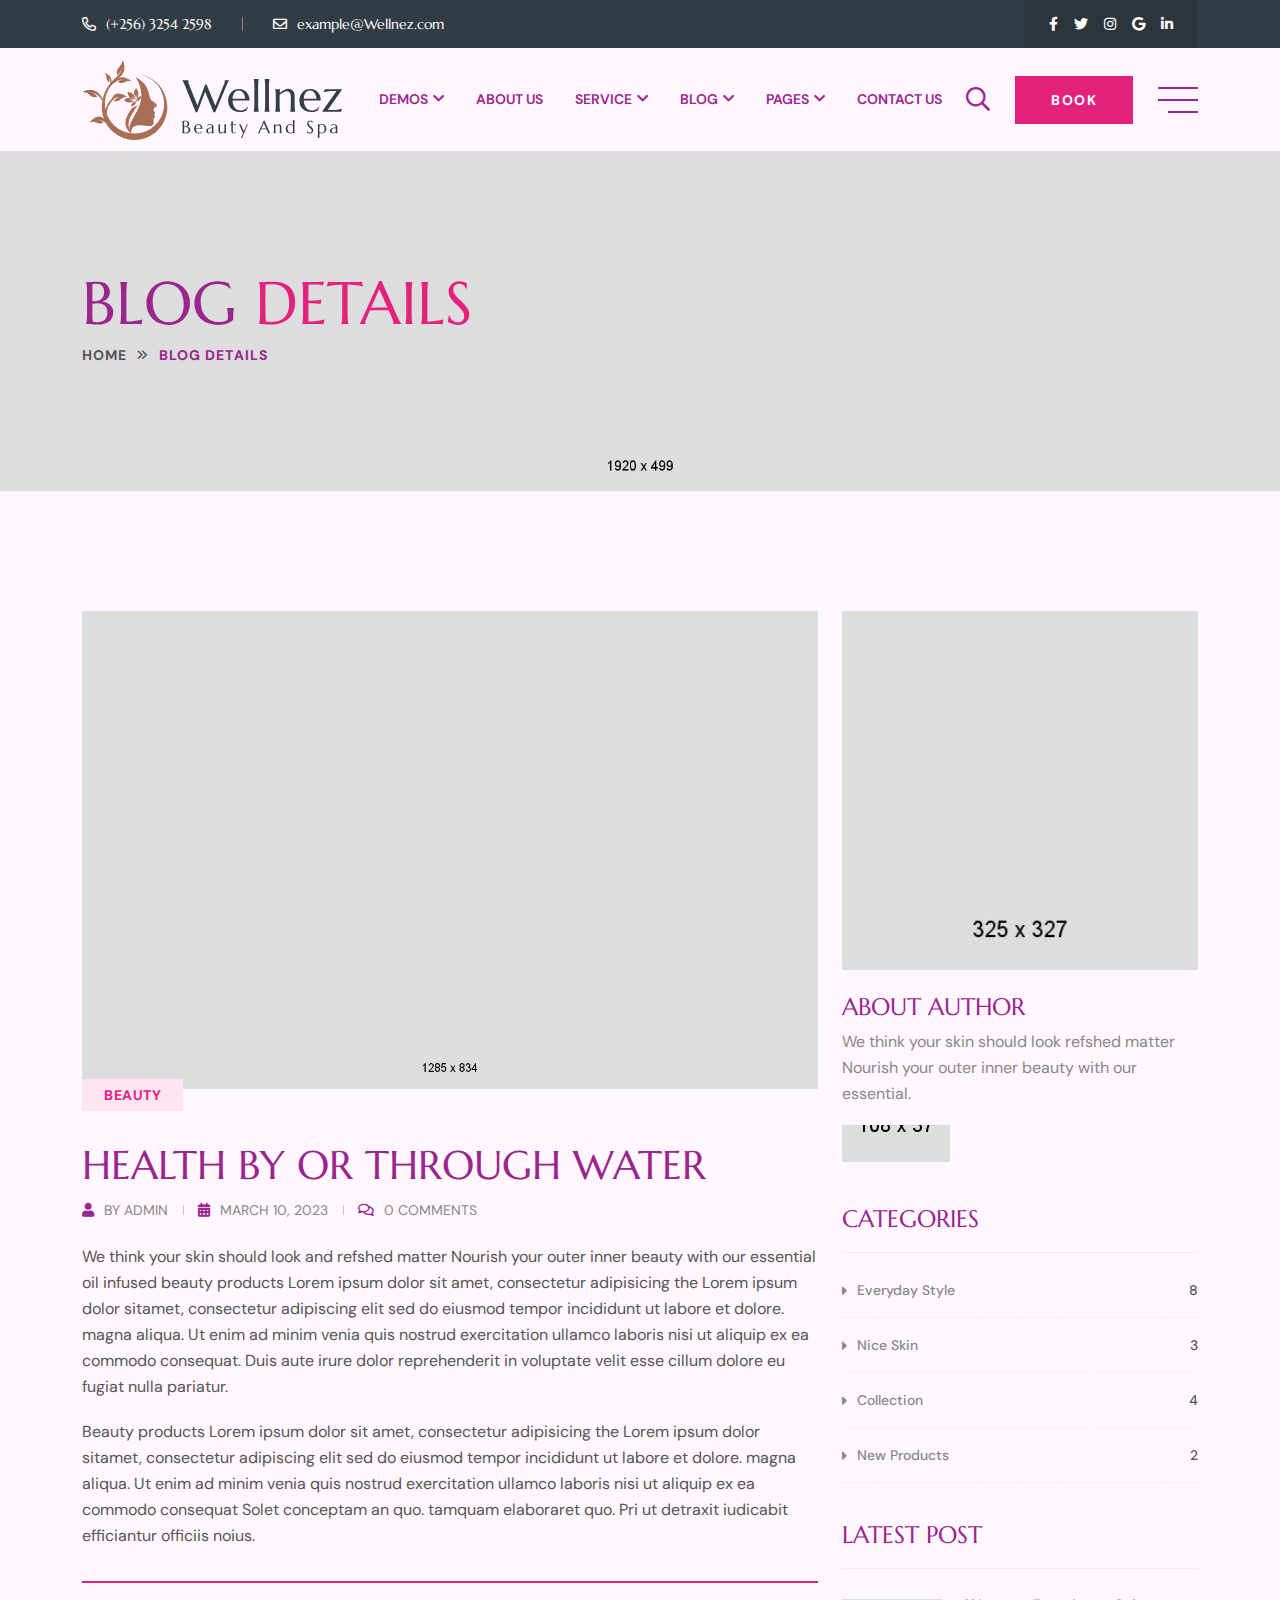
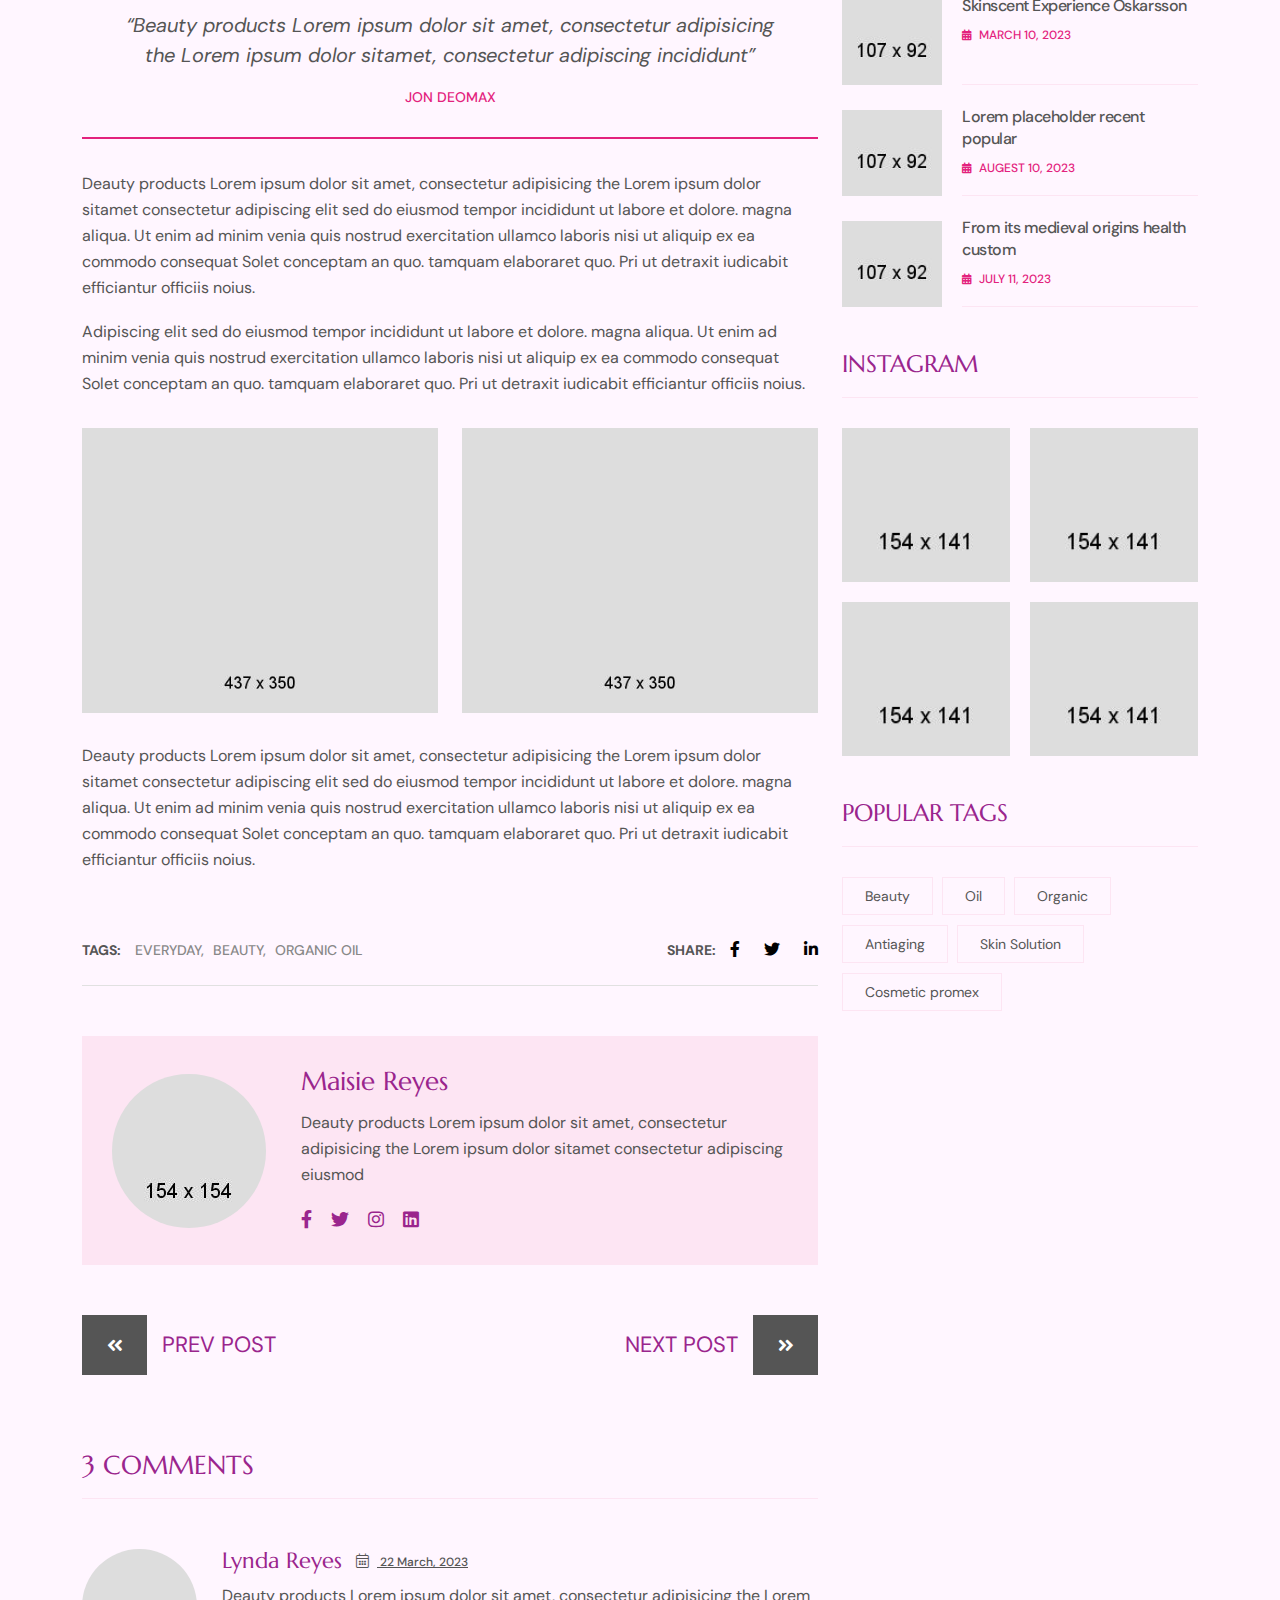
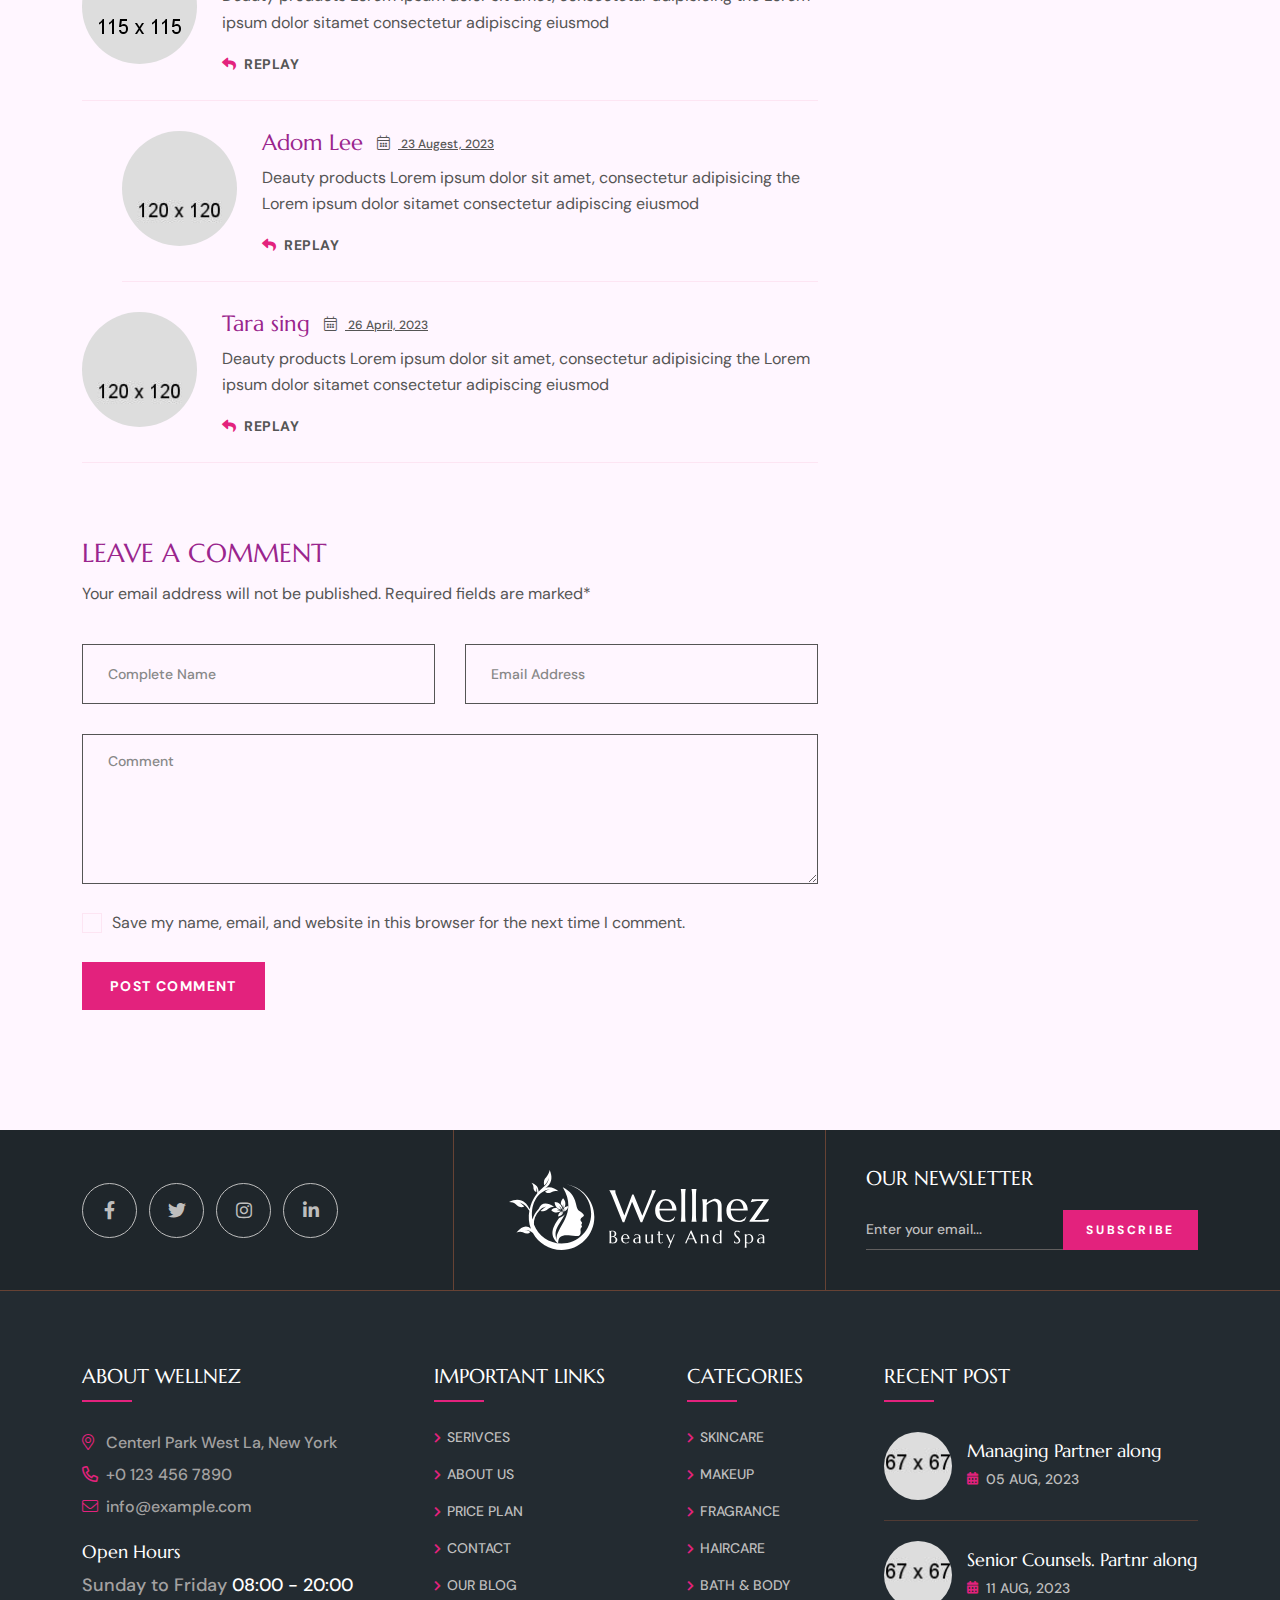
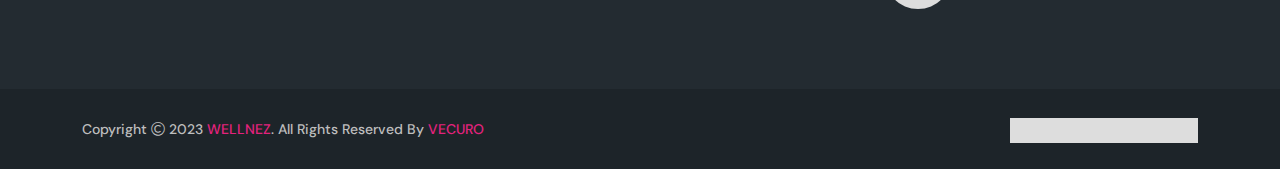
<file: blog-details.html>
<!doctype html>
<html class="no-js" lang="zxx">

<head>
    <meta charset="utf-8">
    <meta http-equiv="x-ua-compatible" content="ie=edge">
    <title>Wellnez - Spa Beauty & Wellness Salon HTML5 Template - Blog Details</title>
    <meta name="author" content="Vecuro">
    <meta name="description" content="Wellnez - Spa Beauty & Wellness Salon HTML5 Template">
    <meta name="keywords" content="beauty, beauty salon, beauty shop, beauty spa, cosmetics, hairdresser, health, lifestyle, massage, salon, spa, spa booking, wellness, wellness template, yoga">
    <meta name="robots" content="INDEX,FOLLOW">

    <!-- Mobile Specific Metas -->
    <meta name="viewport" content="width=device-width, initial-scale=1, shrink-to-fit=no">

    <!-- Favicons - Place favicon.ico in the root directory -->
    <link rel="shortcut icon" href="assets/img/favicon.ico" type="image/x-icon">
    <link rel="icon" href="assets/img/favicon.ico" type="image/x-icon">

    <!--==============================
	  Google Fonts
	============================== -->
    <link rel="preconnect" href="https://fonts.googleapis.com">
    <link rel="preconnect" href="https://fonts.gstatic.com" crossorigin>
    <link href="https://fonts.googleapis.com/css2?family=DM+Sans:wght@400;500;700&family=Marcellus&display=swap" rel="stylesheet">


    <!--==============================
	    All CSS File
	============================== -->
    <!-- Bootstrap -->
    <link rel="stylesheet" href="assets/css/bootstrap.min.css">
    <!-- <link rel="stylesheet" href="assets/css/app.min.css"> -->
    <!-- Fontawesome Icon -->
    <link rel="stylesheet" href="assets/css/fontawesome.min.css">
    <!-- Layerslider -->
    <link rel="stylesheet" href="assets/css/layerslider.min.css">
    <!-- jQuery DatePicker -->
    <link rel="stylesheet" href="assets/css/jquery.datetimepicker.min.css">
    <!-- Magnific Popup -->
    <link rel="stylesheet" href="assets/css/magnific-popup.min.css">
    <!-- Slick Slider -->
    <link rel="stylesheet" href="assets/css/slick.min.css">
    <!-- Theme Custom CSS -->
    <link rel="stylesheet" href="assets/css/style.css">

</head>


<body>


    <!--[if lte IE 9]>
    	<p class="browserupgrade">You are using an <strong>outdated</strong> browser. Please <a href="https://browsehappy.com/">upgrade your browser</a> to improve your experience and security.</p>
  <![endif]-->



    <!--********************************
   		Code Start From Here 
	******************************** -->




    <!--==============================
     Preloader
  ==============================-->
    <div class="preloader  ">
        <button class="vs-btn preloaderCls">Cancel Preloader </button>
        <div class="preloader-inner">
            <div class="loader"></div>
        </div>
    </div><!--==============================
    Mobile Menu
  ============================== -->
    <div class="vs-menu-wrapper">
        <div class="vs-menu-area text-center">
            <button class="vs-menu-toggle"><i class="fal fa-times"></i></button>
            <div class="mobile-logo">
                <a href="index.html"><img src="assets/img/logo.svg" alt="Wellnez"></a>
            </div>
            <div class="vs-mobile-menu">
                <ul>
                    <li class="menu-item-has-children">
                        <a href="index.html">Demos</a>
                        <ul class="sub-menu">
                            <li><a href="index.html">Demo Style 1</a></li>
                            <li><a href="index-2.html">Demo Style 2</a></li>
                            <li><a href="index-3.html">Demo Style 3</a></li>
                            <li><a href="index-4.html">Demo Style 4</a></li>
                            <li><a href="index-5.html">Demo Style 5</a></li>
                            <li><a href="index-6.html">Demo Style 6</a></li>
                            <li><a href="index-7.html">Demo Style 7<span class="new-label">New</span></a></li>
                            <li><a href="index-8.html">Demo Style 8<span class="new-label">New</span></a></li>
                            <li><a href="index-9.html">Demo Style 9<span class="new-label">New</span></a></li>
                            <li><a href="index-10.html">Demo Style 10<span class="new-label">New</span></a></li>
                        </ul>
                    </li>
                    <li>
                        <a href="about.html">About Us</a>
                    </li>
                    <li class="menu-item-has-children">
                        <a href="match.html">Service</a>
                        <ul class="sub-menu">
                            <li><a href="service.html">Services</a></li>
                            <li><a href="service-details.html">Service Details</a></li>
                        </ul>
                    </li>
                    <li class="menu-item-has-children">
                        <a href="blog.html">Blog</a>
                        <ul class="sub-menu">
                            <li><a href="blog.html">Blog One</a></li>
                            <li><a href="blog-2.html">Blog Two</a></li>
                            <li><a href="blog-details.html">Blog Details</a></li>
                        </ul>
                    </li>
                    <li class="menu-item-has-children">
                        <a href="#">Pages</a>
                        <ul class="sub-menu">
                            <li><a href="shop.html">Shop</a></li>
                            <li><a href="shop-details.html">Shop Details</a></li>
                            <li><a href="gallery.html">Portfolio</a></li>
                            <li><a href="gallery-details.html">Portfolio Details</a></li>
                            <li><a href="appointment.html">Appointment</a></li>
                            <li><a href="price-plan.html">Price Plan</a></li>
                            <li><a href="contact.html">Contact Us</a></li>
                            <li><a href="error.html">Error Page</a></li>
                        </ul>
                    </li>
                    <li>
                        <a href="contact.html">Contact Us</a>
                    </li>
                </ul>
            </div>
        </div>
    </div><!--==============================
    Sidemenu
============================== -->
    <div class="sidemenu-wrapper d-none d-lg-block  ">
        <div class="sidemenu-content">
            <button class="closeButton sideMenuCls"><i class="far fa-times"></i></button>
            <div class="widget  ">
                <div class="footer-logo">
                    <img src="assets/img/logo.svg" alt="logo">
                </div>
                <div class="info-media1">
                    <div class="media-icon"><i class="fal fa-map-marker-alt"></i></div>
                    <span class="media-label">Centerl Park West La, New York</span>
                </div>
                <div class="info-media1">
                    <div class="media-icon"><i class="far fa-phone-alt "></i></div>
                    <span class="media-label"><a href="tel:+01234567890" class="text-inherit">+0 123 456 7890</a></span>
                </div>
                <div class="info-media1">
                    <div class="media-icon"><i class="fal fa-envelope"></i></div>
                    <span class="media-label"><a class="text-inherit" href="mailto:info@example.com">info@example.com</a></span>
                </div>
            </div>
            <div class="widget  ">
                <h3 class="widget_title">Latest post</h3>
                <div class="recent-post-wrap">
                    <div class="recent-post">
                        <div class="media-img">
                            <a href="blog-details.html"><img src="assets/img/widget/recent-post-1-1.jpg" alt="Blog Image"></a>
                        </div>
                        <div class="media-body">
                            <h4 class="post-title"><a class="text-inherit" href="blog-details.html">Skinscent Experience Oskarsson</a></h4>
                            <div class="recent-post-meta">
                                <a href="blog.html"><i class="fas fa-calendar-alt"></i>march 10, 2023</a>
                            </div>
                        </div>
                    </div>
                    <div class="recent-post">
                        <div class="media-img">
                            <a href="blog-details.html"><img src="assets/img/widget/recent-post-1-2.jpg" alt="Blog Image"></a>
                        </div>
                        <div class="media-body">
                            <h4 class="post-title"><a class="text-inherit" href="blog-details.html">Lorem ipsum is placeholder recent popular</a></h4>
                            <div class="recent-post-meta">
                                <a href="blog.html"><i class="fas fa-calendar-alt"></i>Augest 10, 2023</a>
                            </div>
                        </div>
                    </div>
                    <div class="recent-post">
                        <div class="media-img">
                            <a href="blog-details.html"><img src="assets/img/widget/recent-post-1-3.jpg" alt="Blog Image"></a>
                        </div>
                        <div class="media-body">
                            <h4 class="post-title"><a class="text-inherit" href="blog-details.html">From its medieval origins health custom</a></h4>
                            <div class="recent-post-meta">
                                <a href="blog.html"><i class="fas fa-calendar-alt"></i>July 11, 2023</a>
                            </div>
                        </div>
                    </div>
                    <div class="recent-post">
                        <div class="media-img">
                            <a href="blog-details.html"><img src="assets/img/widget/recent-post-1-4.jpg" alt="Blog Image"></a>
                        </div>
                        <div class="media-body">
                            <h4 class="post-title"><a class="text-inherit" href="blog-details.html">Letraset's dry-transfer sheets later</a></h4>
                            <div class="recent-post-meta">
                                <a href="blog.html"><i class="fas fa-calendar-alt"></i>March 05, 2023</a>
                            </div>
                        </div>
                    </div>
                </div>
            </div>
        </div>
    </div><!--==============================
    Popup Search Box
    ============================== -->
    <div class="popup-search-box d-none d-lg-block  ">
        <button class="searchClose"><i class="fal fa-times"></i></button>
        <form action="#">
            <input type="text" class="border-theme" placeholder="What are you looking for">
            <button type="submit"><i class="fal fa-search"></i></button>
        </form>
    </div>
    <!--==============================
    Header Area
    ==============================-->
    <header class="vs-header header-layout3">
        <div class="header-top">
            <div class="container">
                <div class="row justify-content-center justify-content-md-between align-items-center">
                    <div class="col-auto text-center py-2 py-md-0">
                        <div class="header-links style-white">
                            <ul>
                                <li class="d-none d-xxl-inline-block"><i class="far fa-map-marker-alt"></i>121 King St. Melbourne VIC 3000, Australia</li>
                                <li><i class="far fa-phone-alt"></i><a href="tel:+25632542598">(+256) 3254 2598</a></li>
                                <li><i class="far fa-envelope"></i><a href="mailto:example@Wellnez.com">example@Wellnez.com</a></li>
                            </ul>
                        </div>
                    </div>
                    <div class="col-auto d-none d-md-block">
                        <div class="social-style1">
                            <a href="#"><i class="fab fa-facebook-f"></i></a>
                            <a href="#"><i class="fab fa-twitter"></i></a>
                            <a href="#"><i class="fab fa-instagram"></i></a>
                            <a href="#"><i class="fab fa-google"></i></a>
                            <a href="#"><i class="fab fa-linkedin-in"></i></a>
                        </div>
                    </div>
                </div>
            </div>
        </div>
        <div class="sticky-wrap">
            <div class="sticky-active">
                <div class="container">
                    <div class="row justify-content-between align-items-center gx-60">
                        <div class="col">
                            <div class="header-logo">
                                <a href="index.html"><img src="assets/img/logo.svg" alt="logo"></a>
                            </div>
                        </div>
                        <div class="col-auto">
                            <nav class="main-menu menu-style1 d-none d-lg-block">
                                <ul>
                                    <li class="menu-item-has-children mega-menu-wrap">
                                        <a href="index.html">Demos</a>
                                        <ul class="menu-pages">
                                            <li>
                                                <a href="index.html">
                                                    <img src="assets/img/pages/index.jpg" alt="image">
                                                    Demo Style 1
                                                </a>
                                            </li>
                                            <li>
                                                <a href="index-2.html">
                                                    <img src="assets/img/pages/index-2.jpg" alt="image">
                                                    Demo Style 2
                                                </a>
                                            </li>
                                            <li>
                                                <a href="index-3.html">
                                                    <img src="assets/img/pages/index-3.jpg" alt="image">
                                                    Demo Style 3
                                                </a>
                                            </li>
                                            <li>
                                                <a href="index-4.html">
                                                    <img src="assets/img/pages/index-4.jpg" alt="image">
                                                    Demo Style 4
                                                </a>
                                            </li>
                                            <li>
                                                <a href="index-5.html">
                                                    <img src="assets/img/pages/index-5.jpg" alt="image">
                                                    Demo Style 5
                                                </a>
                                            </li>
                                            <li>
                                                <a href="index-6.html">
                                                    <img src="assets/img/pages/index-6.jpg" alt="image">
                                                    Demo Style 6
                                                </a>
                                            </li>
                                            <li>
                                                <a href="index-7.html">
                                                    <img src="assets/img/pages/index-7.jpg" alt="image">
                                                    Demo Style 7 <span class="new-label">New</span>
                                                </a>
                                            </li>
                                            <li>
                                                <a href="index-8.html">
                                                    <img src="assets/img/pages/index-8.jpg" alt="image">
                                                    Demo Style 8 <span class="new-label">New</span>
                                                </a>
                                            </li>
                                            <li>
                                                <a href="index-9.html">
                                                    <img src="assets/img/pages/index-9.jpg" alt="image">
                                                    Demo Style 9 <span class="new-label">New</span>
                                                </a>
                                            </li>
                                            <li>
                                                <a href="index-10.html">
                                                    <img src="assets/img/pages/index-10.jpg" alt="image">
                                                    Demo Style 10 <span class="new-label">New</span>
                                                </a>
                                            </li>
                                            <li>
                                                <a href="javascript:void(0)">
                                                    <img src="assets/img/pages/index-11.jpg" alt="image">
                                                    Demo Style 11 <span class="new-label">New</span>
                                                </a>
                                            </li>
                                            <li>
                                                <a href="javascript:void(0)">
                                                    <img src="assets/img/pages/index-12.jpg" alt="image">
                                                    Demo Style 12 <span class="new-label">New</span>
                                                </a>
                                            </li>
                                        </ul>
                                    </li>
                                    <li>
                                        <a href="about.html">About Us</a>
                                    </li>
                                    <li class="menu-item-has-children">
                                        <a href="match.html">Service</a>
                                        <ul class="sub-menu">
                                            <li><a href="service.html">Services</a></li>
                                            <li><a href="service-details.html">Service Details</a></li>
                                        </ul>
                                    </li>
                                    <li class="menu-item-has-children">
                                        <a href="blog.html">Blog</a>
                                        <ul class="sub-menu">
                                            <li><a href="blog.html">Blog One</a></li>
                                            <li><a href="blog-2.html">Blog Two</a></li>
                                            <li><a href="blog-details.html">Blog Details</a></li>
                                        </ul>
                                    </li>
                                    <li class="menu-item-has-children mega-menu-wrap">
                                        <a href="#">Pages</a>
                                        <ul class="mega-menu">
                                            <li><a href="shop.html">Pagelist 1</a>
                                                <ul>
                                                    <li><a href="about.html">About Us</a></li>
                                                    <li><a href="blog.html">Blog One</a></li>
                                                    <li><a href="blog-2.html">Blog Two</a></li>
                                                    <li><a href="blog-details.html">Blog Details</a></li>
                                                </ul>
                                            </li>
                                            <li><a href="#">Pagelist 2</a>
                                                <ul>
                                                    <li><a href="appointment.html">Appointment</a></li>
                                                    <li><a href="price-plan.html">Price Plan</a></li>
                                                    <li><a href="service.html">Services</a></li>
                                                    <li><a href="service-details.html">Service Details</a></li>
                                                </ul>
                                            </li>
                                            <li><a href="#">Pagelist 3</a>
                                                <ul>
                                                    <li><a href="gallery.html">Portfolio</a></li>
                                                    <li><a href="gallery-details.html">Portfolio Details</a></li>
                                                    <li><a href="team.html">Team</a></li>
                                                    <li><a href="team-details.html">Team Details</a></li>
                                                </ul>
                                            </li>
                                            <li><a href="#">Pagelist 4</a>
                                                <ul>
                                                    <li><a href="shop.html">Shop</a></li>
                                                    <li><a href="shop-details.html">Shop Details</a></li>
                                                    <li><a href="contact.html">Contact Us</a></li>
                                                    <li><a href="error.html">Error Page</a></li>
                                                </ul>
                                            </li>
                                        </ul>
                                    </li>
                                    <li>
                                        <a href="contact.html">Contact Us</a>
                                    </li>
                                </ul>
                            </nav>
                        </div>
                        <div class="col-auto">
                            <div class="header-icons">
                                <button class="searchBoxTggler"><i class="far fa-search"></i></button>
                                <a href="contact.html" class="vs-btn style2 d-none d-xl-inline-block">Book</a>
                                <button class="bar-btn sideMenuToggler d-none d-xl-inline-block">
                                    <span class="bar"></span>
                                    <span class="bar"></span>
                                    <span class="bar"></span>
                                </button>
                                <button class="vs-menu-toggle d-inline-block d-lg-none" type="button"><i class="fal fa-bars"></i></button>
                            </div>
                        </div>
                    </div>
                </div>
            </div>
        </div>
    </header><!--==============================
    Breadcumb
============================== -->
    <div class="breadcumb-wrapper " data-bg-src="assets/img/breadcumb/breadcumb-bg-3.jpg">
        <div class="container z-index-common">
            <div class="breadcumb-content">
                <h1 class="breadcumb-title">Blog <span class="inner-text">Details</span></h1>
                <div class="breadcumb-menu-wrap">
                    <ul class="breadcumb-menu">
                        <li><a href="index.html">Home</a></li>
                        <li>Blog <span class="inner-text">Details</span></li>
                    </ul>
                </div>
            </div>
        </div>
    </div><!--==============================
    Blog Details Area
    ==============================-->
    <section class="vs-blog-wrapper blog-details space-top space-extra-bottom">
        <div class="container">
            <div class="row gx-50">
                <div class="col-lg-8 col-xxl-9">
                    <div class="vs-blog blog-single has-post-thumbnail">
                        <div class="blog-img">
                            <img src="assets/img/blog/blog-s-1-1.jpg" alt="Blog Image">
                        </div>
                        <div class="blog-content">
                            <div class="blog-category">
                                <a href="blog.html">Beauty</a>
                            </div>
                            <h2 class="blog-title">health by or through water</h2>
                            <div class="blog-meta">
                                <a href="blog.html"><i class="fas fa-user"></i>by Admin</a>
                                <a href="blog.html"><i class="fas fa-calendar-alt"></i>March 10, 2023</a>
                                <a href="blog.html"><i class="far fa-comments"></i>0 comments</a>
                            </div>
                            <p>We think your skin should look and refshed matter Nourish your outer inner beauty with our essential oil infused beauty products Lorem ipsum dolor sit amet, consectetur adipisicing the Lorem ipsum dolor sitamet, consectetur adipiscing elit sed do eiusmod tempor incididunt ut labore et dolore. magna aliqua. Ut enim ad minim venia quis nostrud exercitation ullamco laboris nisi ut aliquip ex ea commodo consequat. Duis aute irure dolor reprehenderit in voluptate velit esse cillum dolore eu fugiat nulla pariatur.</p>
                            <p>Beauty products Lorem ipsum dolor sit amet, consectetur adipisicing the Lorem ipsum dolor sitamet, consectetur adipiscing elit sed do eiusmod tempor incididunt ut labore et dolore. magna aliqua. Ut enim ad minim venia quis nostrud exercitation ullamco laboris nisi ut aliquip ex ea commodo consequat Solet conceptam an quo. tamquam elaboraret quo. Pri ut detraxit iudicabit efficiantur officiis noius.</p>
                            <blockquote class="vs-quote">
                                <p>“Beauty products Lorem ipsum dolor sit amet, consectetur adipisicing the Lorem ipsum dolor sitamet, consectetur adipiscing incididunt” </p>
                                <cite>jon deomax</cite>
                            </blockquote>
                            <p>Deauty products Lorem ipsum dolor sit amet, consectetur adipisicing the Lorem ipsum dolor sitamet consectetur adipiscing elit sed do eiusmod tempor incididunt ut labore et dolore. magna aliqua. Ut enim ad minim venia quis nostrud exercitation ullamco laboris nisi ut aliquip ex ea commodo consequat Solet conceptam an quo. tamquam elaboraret quo. Pri ut detraxit iudicabit efficiantur officiis noius.</p>
                            <p>Adipiscing elit sed do eiusmod tempor incididunt ut labore et dolore. magna aliqua. Ut enim ad minim venia quis nostrud exercitation ullamco laboris nisi ut aliquip ex ea commodo consequat Solet conceptam an quo. tamquam elaboraret quo. Pri ut detraxit iudicabit efficiantur officiis noius.</p>
                            <div class="row mt-30">
                                <div class="col-md-6 mb-30 ">
                                    <img src="assets/img/blog/blog-d-1-1.jpg" alt="blog image" class="w-100">
                                </div>
                                <div class="col-md-6 mb-30 ">
                                    <img src="assets/img/blog/blog-d-1-2.jpg" alt="blog image" class="w-100">
                                </div>
                            </div>
                            <p>Deauty products Lorem ipsum dolor sit amet, consectetur adipisicing the Lorem ipsum dolor sitamet consectetur adipiscing elit sed do eiusmod tempor incididunt ut labore et dolore. magna aliqua. Ut enim ad minim venia quis nostrud exercitation ullamco laboris nisi ut aliquip ex ea commodo consequat Solet conceptam an quo. tamquam elaboraret quo. Pri ut detraxit iudicabit efficiantur officiis noius.</p>
                        </div>
                        <div class="share-links clearfix  ">
                            <div class="row justify-content-between">
                                <div class="col-md-auto">
                                    <span class="share-links-title">Tags:</span>
                                    <div class="tagcloud">
                                        <a href="blog.html">Everyday</a>
                                        <a href="blog.html">Beauty</a>
                                        <a href="blog.html">Organic oil</a>
                                    </div>
                                </div>
                                <div class="col-md-auto text-xl-end">
                                    <span class="share-links-title">Share:</span>
                                    <ul class="social-links">
                                        <li><a href="#" target="_blank"><i class="fab fa-facebook-f"></i></a></li>
                                        <li><a href="#" target="_blank"><i class="fab fa-twitter"></i></a></li>
                                        <li><a href="#" target="_blank"><i class="fab fa-linkedin-in"></i></a></li>
                                    </ul><!-- End Social Share -->
                                </div><!-- Share Links Area end -->
                            </div>
                        </div>
                        <div class="blog-author  ">
                            <div class="media-img">
                                <img src="assets/img/blog/blog-author.jpg" alt="Blog Author Image">
                            </div>
                            <div class="media-body">
                                <h3 class="author-name">Maisie Reyes</h3>
                                <p class="author-text">Deauty products Lorem ipsum dolor sit amet, consectetur adipisicing the Lorem ipsum dolor sitamet consectetur adipiscing eiusmod</p>
                                <div class="author-links">
                                    <a href="#"><i class="fab fa-facebook-f"></i></a>
                                    <a href="#"><i class="fab fa-twitter"></i></a>
                                    <a href="#"><i class="fab fa-instagram"></i></a>
                                    <a href="#"><i class="fab fa-linkedin"></i></a>
                                </div>
                            </div>
                        </div><!-- Post Pagination Style -->
                        <div class="post-pagination  ">
                            <div class="row justify-content-between align-items-center">
                                <div class="col">
                                    <div class="post-pagi-box prev">
                                        <a href="blog.html"><i class="fas fa-angle-double-left"></i>Prev Post</a>
                                    </div>
                                </div>
                                <div class="col-auto d-none d-sm-block">
                                    <a href="blog.html" class="pagi-icon"><i class="flaticon-menu-1 fa-3x"></i></a>
                                </div>
                                <div class="col">
                                    <div class="post-pagi-box next">
                                        <a href="blog.html"><i class="fas fa-angle-double-right"></i>Next Post</a>
                                    </div>
                                </div>
                            </div>
                        </div>
                        <div class="vs-comments-wrap   ">
                            <h2 class="blog-inner-title">3 Comments</h2>
                            <ul class="comment-list">
                                <li class="vs-comment-item">
                                    <div class="vs-post-comment">
                                        <div class="comment-avater">
                                            <img src="assets/img/blog/comment-author-1.png" alt="Comment Author">
                                        </div>
                                        <div class="comment-content">
                                            <h4 class="name h4">Lynda Reyes</h4>
                                            <span class="commented-on"><i class="fal fa-calendar-alt"></i> 22 March, 2023</span>
                                            <p class="text">Deauty products Lorem ipsum dolor sit amet, consectetur adipisicing the Lorem ipsum dolor sitamet consectetur adipiscing eiusmod</p>
                                            <div class="reply_and_edit">
                                                <a href="#" class="replay-btn"><i class="fas fa-reply"></i>Replay</a>
                                            </div>
                                        </div>
                                    </div>
                                    <ul class="children">
                                        <li class="vs-comment-item">
                                            <div class="vs-post-comment">
                                                <div class="comment-avater">
                                                    <img src="assets/img/blog/comment-author-2.jpg" alt="Comment Author">
                                                </div>
                                                <div class="comment-content">
                                                    <h4 class="name h4">Adom Lee</h4>
                                                    <span class="commented-on"><i class="fal fa-calendar-alt"></i> 23 Augest, 2023</span>
                                                    <p class="text">Deauty products Lorem ipsum dolor sit amet, consectetur adipisicing the Lorem ipsum dolor sitamet consectetur adipiscing eiusmod</p>
                                                    <div class="reply_and_edit">
                                                        <a href="#" class="replay-btn"><i class="fas fa-reply"></i>Replay</a>
                                                    </div>
                                                </div>
                                            </div>
                                        </li>
                                    </ul>
                                </li>
                                <li class="vs-comment-item">
                                    <div class="vs-post-comment">
                                        <div class="comment-avater">
                                            <img src="assets/img/blog/comment-author-3.jpg" alt="Comment Author">
                                        </div>
                                        <div class="comment-content">
                                            <h4 class="name h4">Tara sing</h4>
                                            <span class="commented-on"><i class="fal fa-calendar-alt"></i> 26 April, 2023</span>
                                            <p class="text">Deauty products Lorem ipsum dolor sit amet, consectetur adipisicing the Lorem ipsum dolor sitamet consectetur adipiscing eiusmod</p>
                                            <div class="reply_and_edit">
                                                <a href="#" class="replay-btn"><i class="fas fa-reply"></i>Replay</a>
                                            </div>
                                        </div>
                                    </div>
                                </li>
                            </ul>
                        </div><!-- Comment Form -->
                        <div class="vs-comment-form  ">
                            <div id="respond" class="comment-respond">
                                <h3 class="blog-inner-title">Leave a Comment</h3>
                                <p class="form-text">Your email address will not be published. Required fields are marked*</p>
                                <div class="row">
                                    <div class="col-md-6 form-group">
                                        <input type="text" class="form-control" placeholder="Complete Name">
                                    </div>
                                    <div class="col-md-6 form-group">
                                        <input type="email" class="form-control" placeholder="Email Address">
                                    </div>
                                    <div class="col-12 form-group">
                                        <textarea class="form-control" placeholder="Comment"></textarea>
                                    </div>
                                    <div class="col-12 ">
                                        <div class="custom-checkbox notice">
                                            <input id="wp-comment-cookies-consent" name="wp-comment-cookies-consent" type="checkbox" value="yes">
                                            <label for="wp-comment-cookies-consent"> Save my name, email, and website in this browser for the next time I comment.</label>
                                        </div>
                                    </div>
                                    <div class="col-12 form-group">
                                        <button class="vs-btn">Post Comment</button>
                                    </div>
                                </div>
                            </div>
                        </div>
                    </div>
                </div>
                <div class="col-lg-4 col-xxl-3">
                    <aside class="sidebar-area">
                        <div class="widget  ">
                            <div class="vs-widget-admin">
                                <div class="admin-img">
                                    <img src="assets/img/widget/admin-1-1.jpg" alt="admin">
                                </div>
                                <h3 class="widget_title">ABOUT AUTHOR</h3>
                                <p class="admin-text">We think your skin should look refshed matter Nourish your outer inner beauty with our essential.</p>
                                <div class="admin-sign">
                                    <img src="assets/img/widget/admin-sign.png" alt="admin-sign">
                                </div>
                            </div>
                        </div>
                        <div class="widget widget_categories   ">
                            <h3 class="widget_title">Categories</h3>
                            <ul>
                                <li>
                                    <a href="blog.html">Everyday Style</a>
                                    <span>8</span>
                                </li>
                                <li>
                                    <a href="blog.html">Nice Skin</a>
                                    <span>3</span>
                                </li>
                                <li>
                                    <a href="blog.html">Collection</a>
                                    <span>4</span>
                                </li>
                                <li>
                                    <a href="blog.html">New Products</a>
                                    <span>2</span>
                                </li>
                            </ul>
                        </div>
                        <div class="widget  ">
                            <h3 class="widget_title">Latest post</h3>
                            <div class="recent-post-wrap">
                                <div class="recent-post">
                                    <div class="media-img">
                                        <a href="blog-details.html"><img src="assets/img/widget/recent-post-1-1.jpg" alt="Blog Image"></a>
                                    </div>
                                    <div class="media-body">
                                        <h4 class="post-title"><a class="text-inherit" href="blog-details.html">Skinscent Experience Oskarsson</a></h4>
                                        <div class="recent-post-meta">
                                            <a href="blog.html"><i class="fas fa-calendar-alt"></i>march 10, 2023</a>
                                        </div>
                                    </div>
                                </div>
                                <div class="recent-post">
                                    <div class="media-img">
                                        <a href="blog-details.html"><img src="assets/img/widget/recent-post-1-2.jpg" alt="Blog Image"></a>
                                    </div>
                                    <div class="media-body">
                                        <h4 class="post-title"><a class="text-inherit" href="blog-details.html">Lorem placeholder recent popular</a></h4>
                                        <div class="recent-post-meta">
                                            <a href="blog.html"><i class="fas fa-calendar-alt"></i>Augest 10, 2023</a>
                                        </div>
                                    </div>
                                </div>
                                <div class="recent-post">
                                    <div class="media-img">
                                        <a href="blog-details.html"><img src="assets/img/widget/recent-post-1-3.jpg" alt="Blog Image"></a>
                                    </div>
                                    <div class="media-body">
                                        <h4 class="post-title"><a class="text-inherit" href="blog-details.html">From its medieval origins health custom</a></h4>
                                        <div class="recent-post-meta">
                                            <a href="blog.html"><i class="fas fa-calendar-alt"></i>July 11, 2023</a>
                                        </div>
                                    </div>
                                </div>
                            </div>
                        </div>
                        <div class="widget  ">
                            <h4 class="widget_title">instagram</h4>
                            <div class="sidebar-gallery">
                                <div class="gallery-thumb">
                                    <img src="assets/img/widget/gal-1-1.jpg" alt="Gallery Image" class="w-100">
                                </div>
                                <div class="gallery-thumb">
                                    <img src="assets/img/widget/gal-1-2.jpg" alt="Gallery Image" class="w-100">
                                </div>
                                <div class="gallery-thumb">
                                    <img src="assets/img/widget/gal-1-3.jpg" alt="Gallery Image" class="w-100">
                                </div>
                                <div class="gallery-thumb">
                                    <img src="assets/img/widget/gal-1-4.jpg" alt="Gallery Image" class="w-100">
                                </div>
                            </div>
                        </div>
                        <div class="widget widget_tag_cloud   ">
                            <h3 class="widget_title">Popular Tags</h3>
                            <div class="tagcloud">
                                <a href="blog.html">Beauty</a>
                                <a href="blog.html">Oil</a>
                                <a href="blog.html">Organic</a>
                                <a href="blog.html">Antiaging</a>
                                <a href="blog.html">Skin Solution</a>
                                <a href="blog.html">Cosmetic promex</a>
                            </div>
                        </div>
                    </aside>
                </div>
            </div>
        </div>
    </section><!--==============================
			Footer Area
	==============================-->
    <footer class="footer-wrapper footer-layout1">
        <div class="footer-top">
            <div class="container">
                <div class="row align-items-stretch">
                    <div class="col-md-4 d-none d-lg-flex">
                        <div class="social-style2">
                            <a href="#"><i class="fab fa-facebook-f"></i></a>
                            <a href="#"><i class="fab fa-twitter"></i></a>
                            <a href="#"><i class="fab fa-instagram"></i></a>
                            <a href="#"><i class="fab fa-linkedin-in"></i></a>
                        </div>
                    </div>
                    <div class="col-md-5 col-lg-4">
                        <div class="vs-logo">
                            <a href="index.html"><img src="assets/img/logo-2.svg" alt="logo"></a>
                        </div>
                    </div>
                    <div class="col-md-7 col-lg-4">
                        <form action="#" class="form-style1">
                            <h3 class="form-title">Our newsletter</h3>
                            <div class="form-group">
                                <input type="email" placeholder="Enter your email...">
                                <button class="vs-btn" type="submit">Subscribe</button>
                            </div>
                        </form>
                    </div>
                </div>
            </div>
        </div>
        <div class="widget-area">
            <div class="container">
                <div class="row justify-content-between">
                    <div class="col-md-6 col-xl-auto">
                        <div class="widget footer-widget">
                            <h3 class="widget_title">About Wellnez</h3>
                            <p class="footer-info"><i class="fal fa-map-marker-alt text-theme me-2"></i> Centerl Park West La, New York <br> <a href="tel:+01234567890" class="text-inherit"><i class="far fa-phone-alt text-theme me-2"></i>+0 123 456 7890</a> <br> <a class="text-inherit" href="mailto:info@example.com"><i class="fal fa-envelope text-theme me-2"></i>info@example.com</a> </p>
                            <h4 class="fs-22 mb-2">Open Hours</h4>
                            <p class="footer-time">Sunday to Friday <span class="time">08:00 - 20:00</span></p>
                        </div>
                    </div>
                    <div class="col-md-6 col-xl-auto">
                        <div class="widget widget_nav_menu  footer-widget">
                            <h3 class="widget_title">Important Links</h3>
                            <div class="menu-all-pages-container footer-menu">
                                <ul class="menu">
                                    <li><a href="service.html">Serivces</a></li>
                                    <li><a href="about.html">ABOUT US</a></li>
                                    <li><a href="price-plan.html">Price Plan</a></li>
                                    <li><a href="contact.html">CONTACT</a></li>
                                    <li><a href="blog.html">Our Blog</a></li>
                                </ul>
                            </div>
                        </div>
                    </div>
                    <div class="col-md-6 col-xl-auto">
                        <div class="widget widget_nav_menu  footer-widget">
                            <h3 class="widget_title">CATEGORIES</h3>
                            <div class="menu-all-pages-container footer-menu">
                                <ul class="menu">
                                    <li><a href="service.html">SKINCARE</a></li>
                                    <li><a href="service.html">MAKEUP</a></li>
                                    <li><a href="service.html">FRAGRANCE</a></li>
                                    <li><a href="service.html">HAIRCARE</a></li>
                                    <li><a href="service.html">BATH & BODY</a></li>
                                </ul>
                            </div>
                        </div>
                    </div>
                    <div class="col-md-6 col-xl-auto">
                        <div class="widget footer-widget">
                            <h3 class="widget_title">Recent Post</h3>
                            <div class="recent-post-wrap">
                                <div class="recent-post">
                                    <div class="media-img">
                                        <a href="blog-details.html"><img src="assets/img/widget/recent-post-2-1.jpg" alt="Blog Image"></a>
                                    </div>
                                    <div class="media-body">
                                        <h4 class="post-title"><a class="text-inherit" href="blog-details.html">Managing Partner along</a></h4>
                                        <div class="recent-post-meta">
                                            <a href="blog.html"><i class="fas fa-calendar-alt"></i>05 AUG, 2023</a>
                                        </div>
                                    </div>
                                </div>
                                <div class="recent-post">
                                    <div class="media-img">
                                        <a href="blog-details.html"><img src="assets/img/widget/recent-post-2-2.jpg" alt="Blog Image"></a>
                                    </div>
                                    <div class="media-body">
                                        <h4 class="post-title"><a class="text-inherit" href="blog-details.html">Senior Counsels. Partnr along</a></h4>
                                        <div class="recent-post-meta">
                                            <a href="blog.html"><i class="fas fa-calendar-alt"></i>11 AUG, 2023</a>
                                        </div>
                                    </div>
                                </div>
                            </div>
                        </div>
                    </div>
                </div>
            </div>
        </div>
        <div class="copyright-wrap">
            <div class="container">
                <div class="row justify-content-between align-items-center">
                    <div class="col-md-auto text-center">
                        <p class="copyright-text">Copyright <i class="fal fa-copyright"></i> 2023 <a href="index.html">Wellnez</a>. All Rights Reserved By <a href="https://themeforest.net/user/vecuro_themes">Vecuro</a></p>
                    </div>
                    <div class="col-auto d-none d-md-block">
                        <img src="assets/img/widget/cards.png" alt="cards">
                    </div>
                </div>
            </div>
        </div>
    </footer> <!-- Scroll To Top -->
    <a href="#" class="scrollToTop scroll-btn"><i class="far fa-arrow-up"></i></a>

    <!--********************************
			Code End  Here 
	******************************** -->

    <!--==============================
        All Js File
    ============================== -->
    <!-- Jquery -->
    <script src="assets/js/vendor/jquery-3.6.0.min.js"></script>
    <!-- jQuery UI -->
    <script src="assets/js/jquery-ui.min.js"></script>
    <!-- Slick Slider -->
    <script src="assets/js/slick.min.js"></script>
    <!-- <script src="assets/js/app.min.js"></script> -->

    <!-- Bootstrap -->
    <script src="assets/js/bootstrap.min.js"></script>
    <!-- Parallax Scroll -->
    <script src="assets/js/universal-parallax.min.js"></script>
    <!-- Wow.js Animation -->
    <script src="assets/js/wow.min.js"></script>
    <!-- jQuery Datepicker -->
    <script src="assets/js/jquery.datetimepicker.min.js"></script>
    <!-- Magnific Popup -->
    <script src="assets/js/jquery.magnific-popup.min.js"></script>
    <!-- Isotope Filter -->
    <script src="assets/js/imagesloaded.pkgd.min.js"></script>
    <script src="assets/js/isotope.pkgd.min.js"></script>
    <!-- Main Js File -->
    <script src="assets/js/main.js"></script>


</body>

</html>
</file>
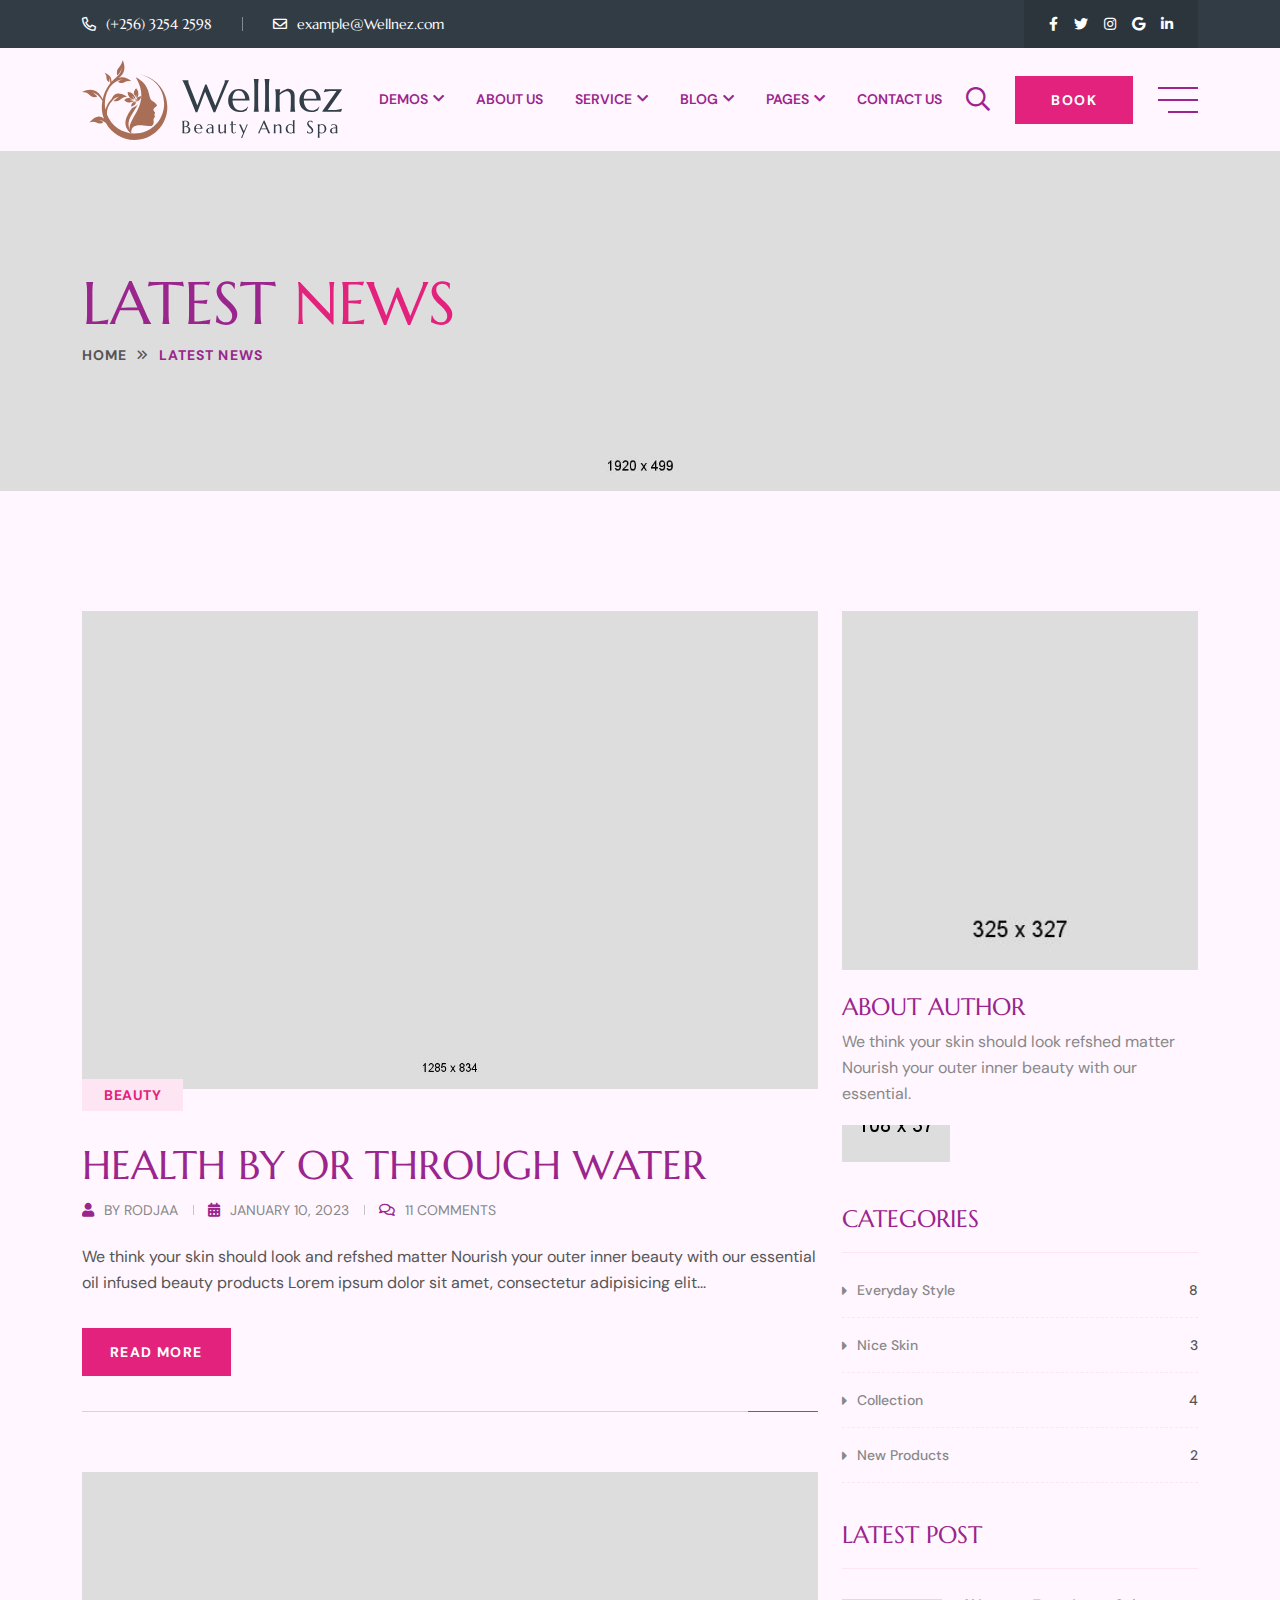
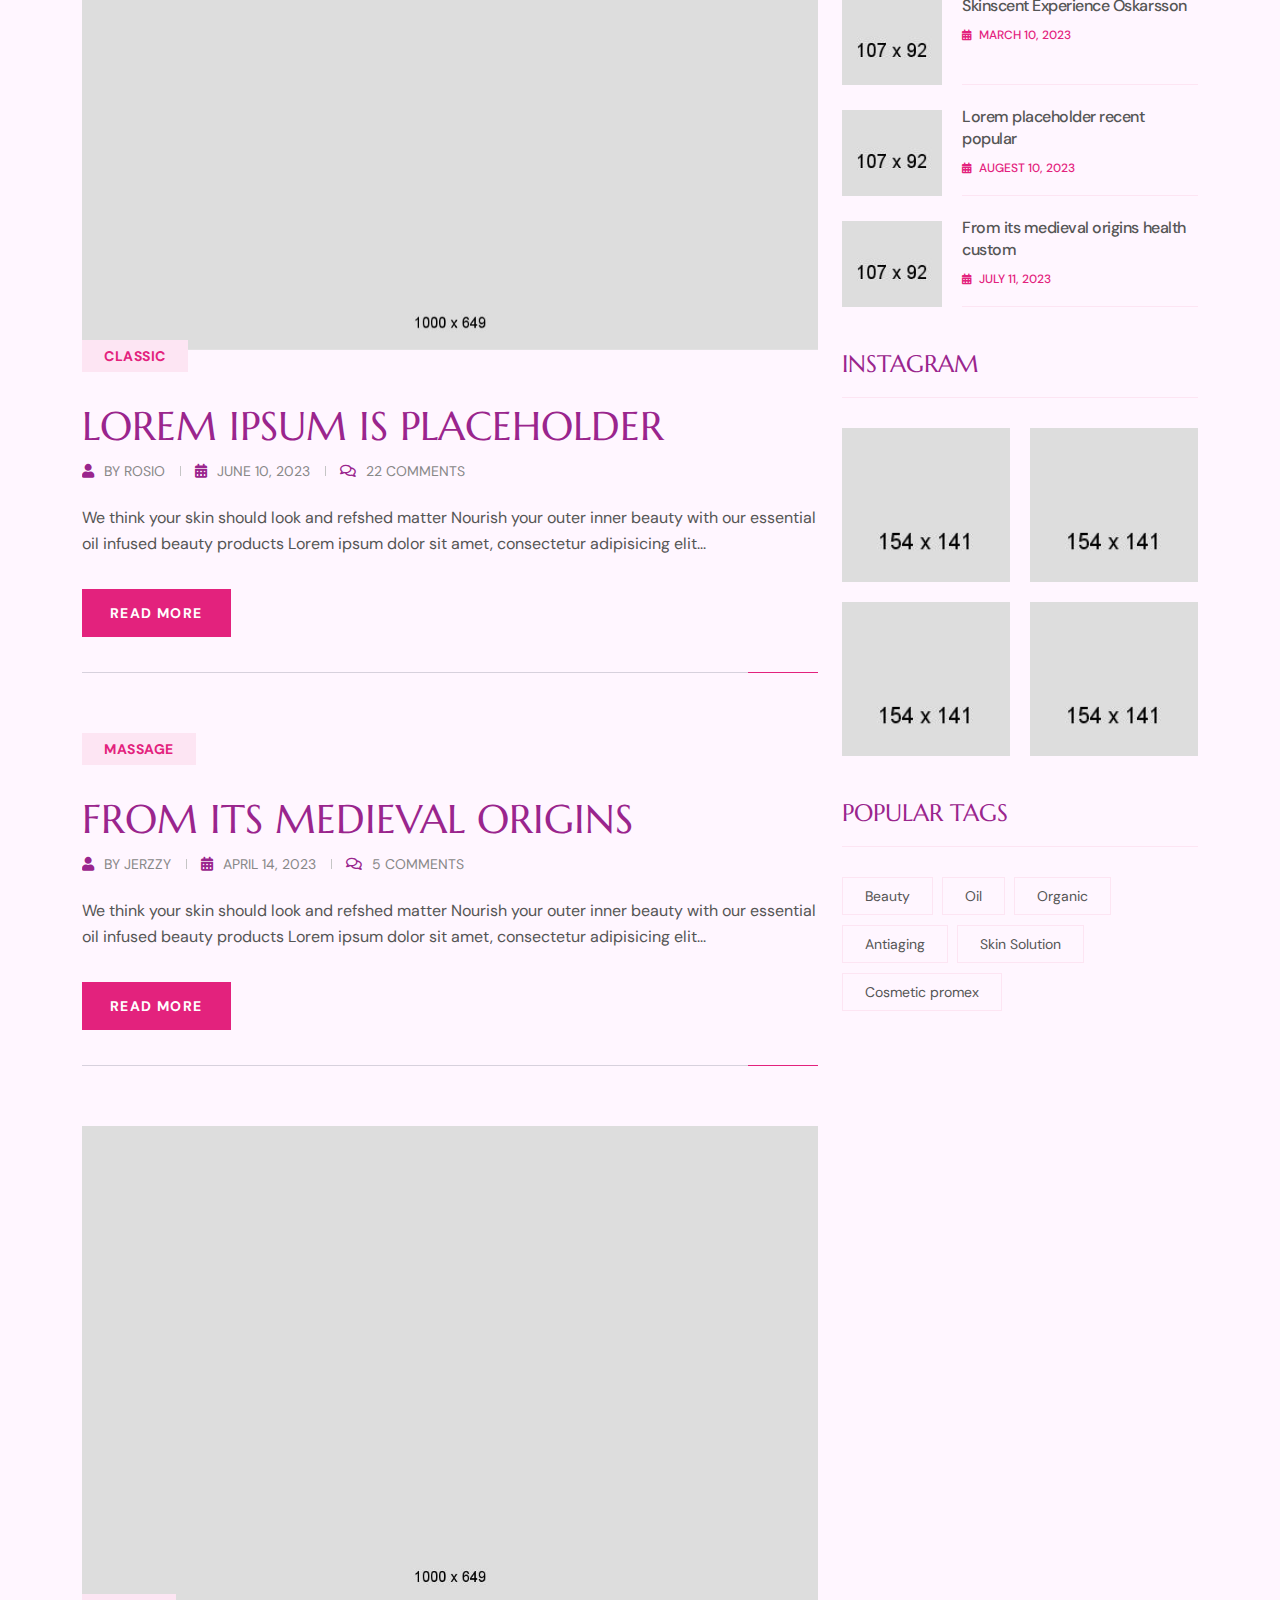
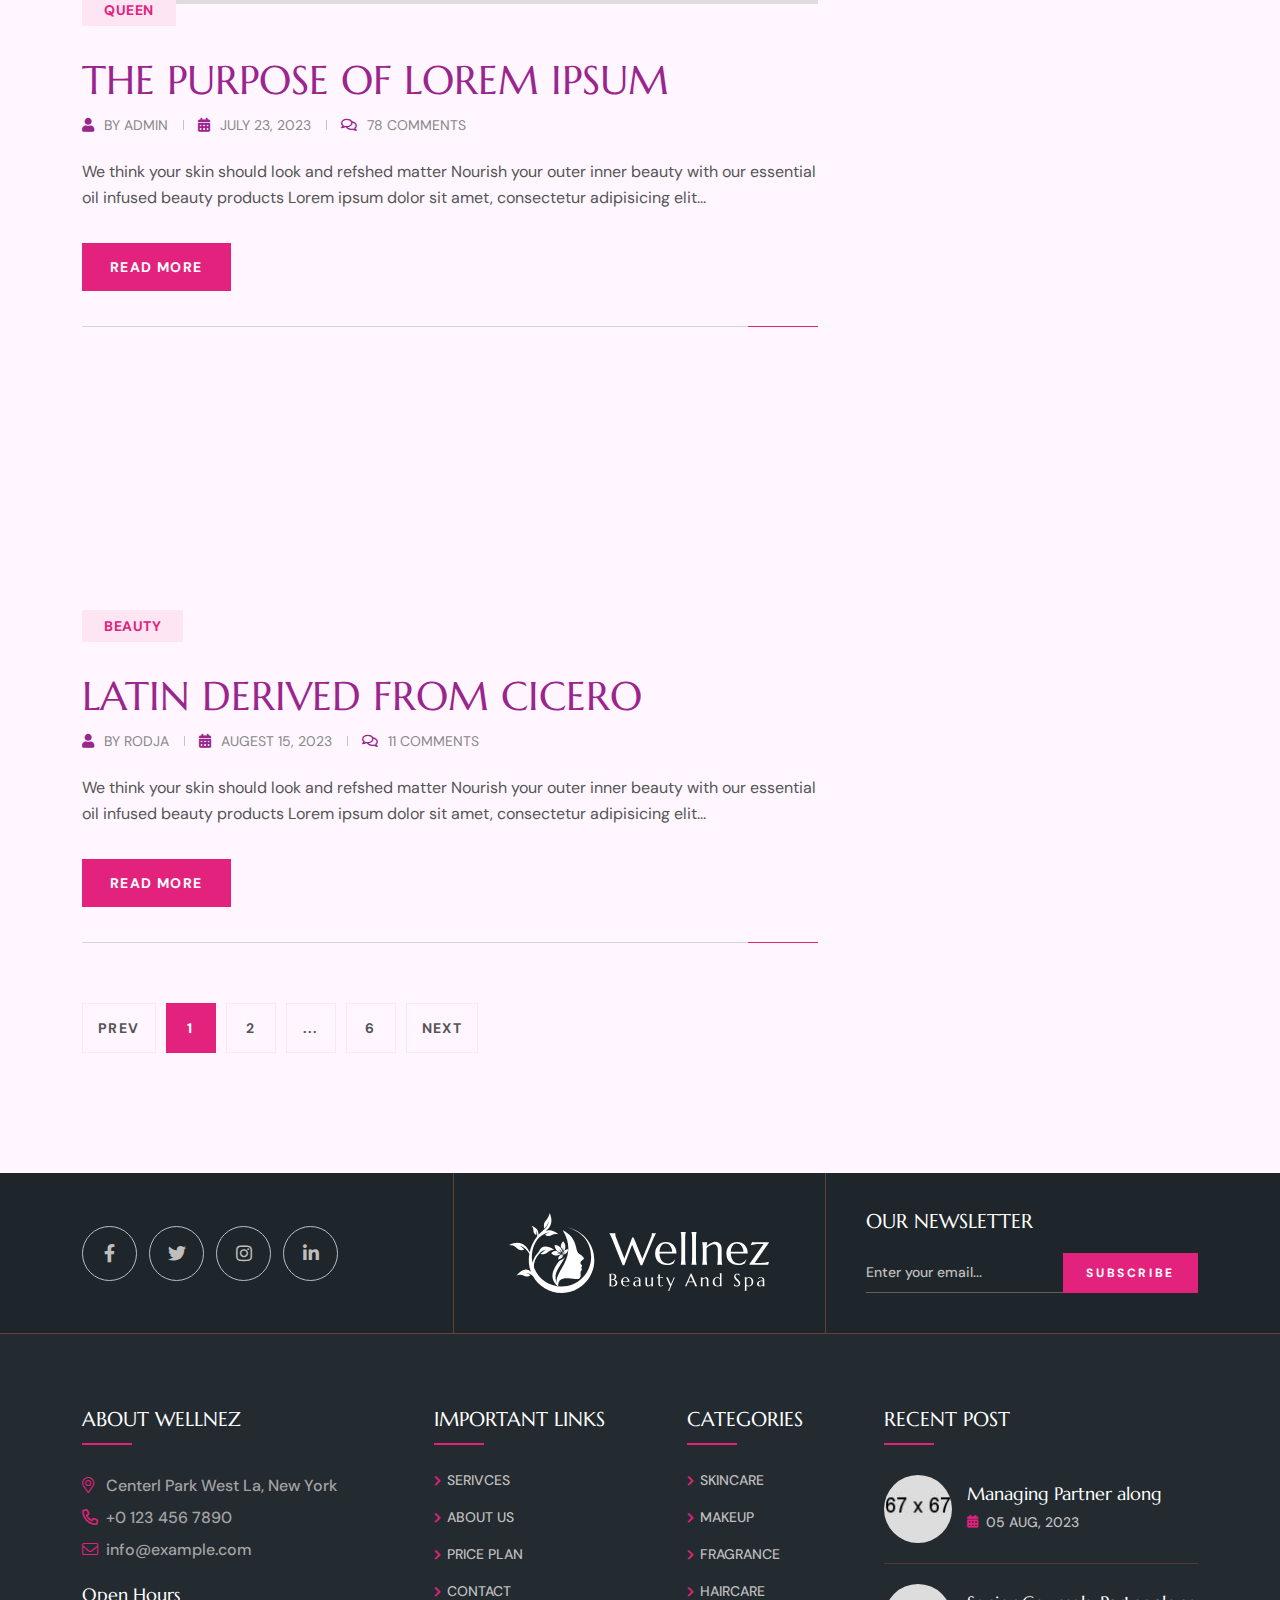
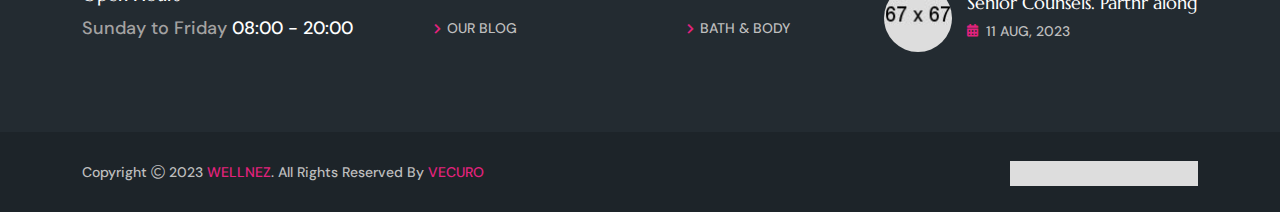
<file: blog.html>
<!doctype html>
<html class="no-js" lang="zxx">

<head>
    <meta charset="utf-8">
    <meta http-equiv="x-ua-compatible" content="ie=edge">
    <title>Wellnez - Spa Beauty & Wellness Salon HTML5 Template - Blog List</title>
    <meta name="author" content="Vecuro">
    <meta name="description" content="Wellnez - Spa Beauty & Wellness Salon HTML5 Template">
    <meta name="keywords" content="beauty, beauty salon, beauty shop, beauty spa, cosmetics, hairdresser, health, lifestyle, massage, salon, spa, spa booking, wellness, wellness template, yoga">
    <meta name="robots" content="INDEX,FOLLOW">

    <!-- Mobile Specific Metas -->
    <meta name="viewport" content="width=device-width, initial-scale=1, shrink-to-fit=no">

    <!-- Favicons - Place favicon.ico in the root directory -->
    <link rel="shortcut icon" href="assets/img/favicon.ico" type="image/x-icon">
    <link rel="icon" href="assets/img/favicon.ico" type="image/x-icon">

    <!--==============================
	  Google Fonts
	============================== -->
    <link rel="preconnect" href="https://fonts.googleapis.com">
    <link rel="preconnect" href="https://fonts.gstatic.com" crossorigin>
    <link href="https://fonts.googleapis.com/css2?family=DM+Sans:wght@400;500;700&family=Marcellus&display=swap" rel="stylesheet">


    <!--==============================
	    All CSS File
	============================== -->
    <!-- Bootstrap -->
    <link rel="stylesheet" href="assets/css/bootstrap.min.css">
    <!-- <link rel="stylesheet" href="assets/css/app.min.css"> -->
    <!-- Fontawesome Icon -->
    <link rel="stylesheet" href="assets/css/fontawesome.min.css">
    <!-- Layerslider -->
    <link rel="stylesheet" href="assets/css/layerslider.min.css">
    <!-- jQuery DatePicker -->
    <link rel="stylesheet" href="assets/css/jquery.datetimepicker.min.css">
    <!-- Magnific Popup -->
    <link rel="stylesheet" href="assets/css/magnific-popup.min.css">
    <!-- Slick Slider -->
    <link rel="stylesheet" href="assets/css/slick.min.css">
    <!-- Theme Custom CSS -->
    <link rel="stylesheet" href="assets/css/style.css">

</head>


<body>


    <!--[if lte IE 9]>
    	<p class="browserupgrade">You are using an <strong>outdated</strong> browser. Please <a href="https://browsehappy.com/">upgrade your browser</a> to improve your experience and security.</p>
  <![endif]-->



    <!--********************************
   		Code Start From Here 
	******************************** -->




    <!--==============================
     Preloader
  ==============================-->
    <div class="preloader  ">
        <button class="vs-btn preloaderCls">Cancel Preloader </button>
        <div class="preloader-inner">
            <div class="loader"></div>
        </div>
    </div><!--==============================
    Mobile Menu
  ============================== -->
    <div class="vs-menu-wrapper">
        <div class="vs-menu-area text-center">
            <button class="vs-menu-toggle"><i class="fal fa-times"></i></button>
            <div class="mobile-logo">
                <a href="index.html"><img src="assets/img/logo.svg" alt="Wellnez"></a>
            </div>
            <div class="vs-mobile-menu">
                <ul>
                    <li class="menu-item-has-children">
                        <a href="index.html">Demos</a>
                        <ul class="sub-menu">
                            <li><a href="index.html">Demo Style 1</a></li>
                            <li><a href="index-2.html">Demo Style 2</a></li>
                            <li><a href="index-3.html">Demo Style 3</a></li>
                            <li><a href="index-4.html">Demo Style 4</a></li>
                            <li><a href="index-5.html">Demo Style 5</a></li>
                            <li><a href="index-6.html">Demo Style 6</a></li>
                            <li><a href="index-7.html">Demo Style 7<span class="new-label">New</span></a></li>
                            <li><a href="index-8.html">Demo Style 8<span class="new-label">New</span></a></li>
                            <li><a href="index-9.html">Demo Style 9<span class="new-label">New</span></a></li>
                            <li><a href="index-10.html">Demo Style 10<span class="new-label">New</span></a></li>
                        </ul>
                    </li>
                    <li>
                        <a href="about.html">About Us</a>
                    </li>
                    <li class="menu-item-has-children">
                        <a href="match.html">Service</a>
                        <ul class="sub-menu">
                            <li><a href="service.html">Services</a></li>
                            <li><a href="service-details.html">Service Details</a></li>
                        </ul>
                    </li>
                    <li class="menu-item-has-children">
                        <a href="blog.html">Blog</a>
                        <ul class="sub-menu">
                            <li><a href="blog.html">Blog One</a></li>
                            <li><a href="blog-2.html">Blog Two</a></li>
                            <li><a href="blog-details.html">Blog Details</a></li>
                        </ul>
                    </li>
                    <li class="menu-item-has-children">
                        <a href="#">Pages</a>
                        <ul class="sub-menu">
                            <li><a href="shop.html">Shop</a></li>
                            <li><a href="shop-details.html">Shop Details</a></li>
                            <li><a href="gallery.html">Portfolio</a></li>
                            <li><a href="gallery-details.html">Portfolio Details</a></li>
                            <li><a href="appointment.html">Appointment</a></li>
                            <li><a href="price-plan.html">Price Plan</a></li>
                            <li><a href="contact.html">Contact Us</a></li>
                            <li><a href="error.html">Error Page</a></li>
                        </ul>
                    </li>
                    <li>
                        <a href="contact.html">Contact Us</a>
                    </li>
                </ul>
            </div>
        </div>
    </div><!--==============================
    Sidemenu
============================== -->
    <div class="sidemenu-wrapper d-none d-lg-block  ">
        <div class="sidemenu-content">
            <button class="closeButton sideMenuCls"><i class="far fa-times"></i></button>
            <div class="widget  ">
                <div class="footer-logo">
                    <img src="assets/img/logo.svg" alt="logo">
                </div>
                <div class="info-media1">
                    <div class="media-icon"><i class="fal fa-map-marker-alt"></i></div>
                    <span class="media-label">Centerl Park West La, New York</span>
                </div>
                <div class="info-media1">
                    <div class="media-icon"><i class="far fa-phone-alt "></i></div>
                    <span class="media-label"><a href="tel:+01234567890" class="text-inherit">+0 123 456 7890</a></span>
                </div>
                <div class="info-media1">
                    <div class="media-icon"><i class="fal fa-envelope"></i></div>
                    <span class="media-label"><a class="text-inherit" href="mailto:info@example.com">info@example.com</a></span>
                </div>
            </div>
            <div class="widget  ">
                <h3 class="widget_title">Latest post</h3>
                <div class="recent-post-wrap">
                    <div class="recent-post">
                        <div class="media-img">
                            <a href="blog-details.html"><img src="assets/img/widget/recent-post-1-1.jpg" alt="Blog Image"></a>
                        </div>
                        <div class="media-body">
                            <h4 class="post-title"><a class="text-inherit" href="blog-details.html">Skinscent Experience Oskarsson</a></h4>
                            <div class="recent-post-meta">
                                <a href="blog.html"><i class="fas fa-calendar-alt"></i>march 10, 2023</a>
                            </div>
                        </div>
                    </div>
                    <div class="recent-post">
                        <div class="media-img">
                            <a href="blog-details.html"><img src="assets/img/widget/recent-post-1-2.jpg" alt="Blog Image"></a>
                        </div>
                        <div class="media-body">
                            <h4 class="post-title"><a class="text-inherit" href="blog-details.html">Lorem ipsum is placeholder recent popular</a></h4>
                            <div class="recent-post-meta">
                                <a href="blog.html"><i class="fas fa-calendar-alt"></i>Augest 10, 2023</a>
                            </div>
                        </div>
                    </div>
                    <div class="recent-post">
                        <div class="media-img">
                            <a href="blog-details.html"><img src="assets/img/widget/recent-post-1-3.jpg" alt="Blog Image"></a>
                        </div>
                        <div class="media-body">
                            <h4 class="post-title"><a class="text-inherit" href="blog-details.html">From its medieval origins health custom</a></h4>
                            <div class="recent-post-meta">
                                <a href="blog.html"><i class="fas fa-calendar-alt"></i>July 11, 2023</a>
                            </div>
                        </div>
                    </div>
                    <div class="recent-post">
                        <div class="media-img">
                            <a href="blog-details.html"><img src="assets/img/widget/recent-post-1-4.jpg" alt="Blog Image"></a>
                        </div>
                        <div class="media-body">
                            <h4 class="post-title"><a class="text-inherit" href="blog-details.html">Letraset's dry-transfer sheets later</a></h4>
                            <div class="recent-post-meta">
                                <a href="blog.html"><i class="fas fa-calendar-alt"></i>March 05, 2023</a>
                            </div>
                        </div>
                    </div>
                </div>
            </div>
        </div>
    </div><!--==============================
    Popup Search Box
    ============================== -->
    <div class="popup-search-box d-none d-lg-block  ">
        <button class="searchClose"><i class="fal fa-times"></i></button>
        <form action="#">
            <input type="text" class="border-theme" placeholder="What are you looking for">
            <button type="submit"><i class="fal fa-search"></i></button>
        </form>
    </div>
    <!--==============================
    Header Area
    ==============================-->
    <header class="vs-header header-layout3">
        <div class="header-top">
            <div class="container">
                <div class="row justify-content-center justify-content-md-between align-items-center">
                    <div class="col-auto text-center py-2 py-md-0">
                        <div class="header-links style-white">
                            <ul>
                                <li class="d-none d-xxl-inline-block"><i class="far fa-map-marker-alt"></i>121 King St. Melbourne VIC 3000, Australia</li>
                                <li><i class="far fa-phone-alt"></i><a href="tel:+25632542598">(+256) 3254 2598</a></li>
                                <li><i class="far fa-envelope"></i><a href="mailto:example@Wellnez.com">example@Wellnez.com</a></li>
                            </ul>
                        </div>
                    </div>
                    <div class="col-auto d-none d-md-block">
                        <div class="social-style1">
                            <a href="#"><i class="fab fa-facebook-f"></i></a>
                            <a href="#"><i class="fab fa-twitter"></i></a>
                            <a href="#"><i class="fab fa-instagram"></i></a>
                            <a href="#"><i class="fab fa-google"></i></a>
                            <a href="#"><i class="fab fa-linkedin-in"></i></a>
                        </div>
                    </div>
                </div>
            </div>
        </div>
        <div class="sticky-wrap">
            <div class="sticky-active">
                <div class="container">
                    <div class="row justify-content-between align-items-center gx-60">
                        <div class="col">
                            <div class="header-logo">
                                <a href="index.html"><img src="assets/img/logo.svg" alt="logo"></a>
                            </div>
                        </div>
                        <div class="col-auto">
                            <nav class="main-menu menu-style1 d-none d-lg-block">
                                <ul>
                                    <li class="menu-item-has-children mega-menu-wrap">
                                        <a href="index.html">Demos</a>
                                        <ul class="menu-pages">
                                            <li>
                                                <a href="index.html">
                                                    <img src="assets/img/pages/index.jpg" alt="image">
                                                    Demo Style 1
                                                </a>
                                            </li>
                                            <li>
                                                <a href="index-2.html">
                                                    <img src="assets/img/pages/index-2.jpg" alt="image">
                                                    Demo Style 2
                                                </a>
                                            </li>
                                            <li>
                                                <a href="index-3.html">
                                                    <img src="assets/img/pages/index-3.jpg" alt="image">
                                                    Demo Style 3
                                                </a>
                                            </li>
                                            <li>
                                                <a href="index-4.html">
                                                    <img src="assets/img/pages/index-4.jpg" alt="image">
                                                    Demo Style 4
                                                </a>
                                            </li>
                                            <li>
                                                <a href="index-5.html">
                                                    <img src="assets/img/pages/index-5.jpg" alt="image">
                                                    Demo Style 5
                                                </a>
                                            </li>
                                            <li>
                                                <a href="index-6.html">
                                                    <img src="assets/img/pages/index-6.jpg" alt="image">
                                                    Demo Style 6
                                                </a>
                                            </li>
                                            <li>
                                                <a href="index-7.html">
                                                    <img src="assets/img/pages/index-7.jpg" alt="image">
                                                    Demo Style 7 <span class="new-label">New</span>
                                                </a>
                                            </li>
                                            <li>
                                                <a href="index-8.html">
                                                    <img src="assets/img/pages/index-8.jpg" alt="image">
                                                    Demo Style 8 <span class="new-label">New</span>
                                                </a>
                                            </li>
                                            <li>
                                                <a href="index-9.html">
                                                    <img src="assets/img/pages/index-9.jpg" alt="image">
                                                    Demo Style 9 <span class="new-label">New</span>
                                                </a>
                                            </li>
                                            <li>
                                                <a href="index-10.html">
                                                    <img src="assets/img/pages/index-10.jpg" alt="image">
                                                    Demo Style 10 <span class="new-label">New</span>
                                                </a>
                                            </li>
                                            <li>
                                                <a href="javascript:void(0)">
                                                    <img src="assets/img/pages/index-11.jpg" alt="image">
                                                    Demo Style 11 <span class="new-label">New</span>
                                                </a>
                                            </li>
                                            <li>
                                                <a href="javascript:void(0)">
                                                    <img src="assets/img/pages/index-12.jpg" alt="image">
                                                    Demo Style 12 <span class="new-label">New</span>
                                                </a>
                                            </li>
                                        </ul>
                                    </li>
                                    <li>
                                        <a href="about.html">About Us</a>
                                    </li>
                                    <li class="menu-item-has-children">
                                        <a href="match.html">Service</a>
                                        <ul class="sub-menu">
                                            <li><a href="service.html">Services</a></li>
                                            <li><a href="service-details.html">Service Details</a></li>
                                        </ul>
                                    </li>
                                    <li class="menu-item-has-children">
                                        <a href="blog.html">Blog</a>
                                        <ul class="sub-menu">
                                            <li><a href="blog.html">Blog One</a></li>
                                            <li><a href="blog-2.html">Blog Two</a></li>
                                            <li><a href="blog-details.html">Blog Details</a></li>
                                        </ul>
                                    </li>
                                    <li class="menu-item-has-children mega-menu-wrap">
                                        <a href="#">Pages</a>
                                        <ul class="mega-menu">
                                            <li><a href="shop.html">Pagelist 1</a>
                                                <ul>
                                                    <li><a href="about.html">About Us</a></li>
                                                    <li><a href="blog.html">Blog One</a></li>
                                                    <li><a href="blog-2.html">Blog Two</a></li>
                                                    <li><a href="blog-details.html">Blog Details</a></li>
                                                </ul>
                                            </li>
                                            <li><a href="#">Pagelist 2</a>
                                                <ul>
                                                    <li><a href="appointment.html">Appointment</a></li>
                                                    <li><a href="price-plan.html">Price Plan</a></li>
                                                    <li><a href="service.html">Services</a></li>
                                                    <li><a href="service-details.html">Service Details</a></li>
                                                </ul>
                                            </li>
                                            <li><a href="#">Pagelist 3</a>
                                                <ul>
                                                    <li><a href="gallery.html">Portfolio</a></li>
                                                    <li><a href="gallery-details.html">Portfolio Details</a></li>
                                                    <li><a href="team.html">Team</a></li>
                                                    <li><a href="team-details.html">Team Details</a></li>
                                                </ul>
                                            </li>
                                            <li><a href="#">Pagelist 4</a>
                                                <ul>
                                                    <li><a href="shop.html">Shop</a></li>
                                                    <li><a href="shop-details.html">Shop Details</a></li>
                                                    <li><a href="contact.html">Contact Us</a></li>
                                                    <li><a href="error.html">Error Page</a></li>
                                                </ul>
                                            </li>
                                        </ul>
                                    </li>
                                    <li>
                                        <a href="contact.html">Contact Us</a>
                                    </li>
                                </ul>
                            </nav>
                        </div>
                        <div class="col-auto">
                            <div class="header-icons">
                                <button class="searchBoxTggler"><i class="far fa-search"></i></button>
                                <a href="contact.html" class="vs-btn style2 d-none d-xl-inline-block">Book</a>
                                <button class="bar-btn sideMenuToggler d-none d-xl-inline-block">
                                    <span class="bar"></span>
                                    <span class="bar"></span>
                                    <span class="bar"></span>
                                </button>
                                <button class="vs-menu-toggle d-inline-block d-lg-none" type="button"><i class="fal fa-bars"></i></button>
                            </div>
                        </div>
                    </div>
                </div>
            </div>
        </div>
    </header><!--==============================
    Breadcumb
============================== -->
    <div class="breadcumb-wrapper " data-bg-src="assets/img/breadcumb/breadcumb-bg-3.jpg">
        <div class="container z-index-common">
            <div class="breadcumb-content">
                <h1 class="breadcumb-title">latest <span class="inner-text">News</span></h1>
                <div class="breadcumb-menu-wrap">
                    <ul class="breadcumb-menu">
                        <li><a href="index.html">Home</a></li>
                        <li>latest <span class="inner-text">News</span></li>
                    </ul>
                </div>
            </div>
        </div>
    </div><!--==============================
    Blog Area
    ==============================-->
    <section class="vs-blog-wrapper space-top space-extra-bottom">
        <div class="container">
            <div class="row gx-50">
                <div class="col-lg-8 col-xxl-9">
                    <div class="vs-blog blog-single has-post-thumbnail">
                        <div class="blog-img">
                            <a href="blog-details.html"><img src="assets/img/blog/blog-s-1-1.jpg" alt="Blog Image"></a>
                        </div>
                        <div class="blog-content">
                            <div class="blog-category">
                                <a href="blog.html">Beauty</a>
                            </div>
                            <h2 class="blog-title"><a href="blog-details.html">health by or through water</a></h2>
                            <div class="blog-meta">
                                <a href="blog.html"><i class="fas fa-user"></i>by Rodjaa</a>
                                <a href="blog.html"><i class="fas fa-calendar-alt"></i>January 10, 2023</a>
                                <a href="blog.html"><i class="far fa-comments"></i>11 comments</a>
                            </div>
                            <p class="blog-text">We think your skin should look and refshed matter Nourish your outer inner beauty with our essential oil infused beauty products Lorem ipsum dolor sit amet, consectetur adipisicing elit...</p>
                            <a href="blog-details.html" class="vs-btn">Read More</a>
                        </div>
                    </div>
                    <div class="vs-blog blog-single has-post-thumbnail">
                        <div class="blog-img vs-carousel" data-arrows="true" data-slide-show="1" data-fade="true">
                            <a href="blog-details.html"><img src="assets/img/blog/blog-s-1-2.jpg" alt="Blog Image"></a>
                            <a href="blog-details.html"><img src="assets/img/blog/blog-s-1-3.jpg" alt="Blog Image"></a>
                        </div>
                        <div class="blog-content">
                            <div class="blog-category">
                                <a href="blog.html">Classic</a>
                            </div>
                            <h2 class="blog-title"><a href="blog-details.html">Lorem ipsum is placeholder</a></h2>
                            <div class="blog-meta">
                                <a href="blog.html"><i class="fas fa-user"></i>by Rosio</a>
                                <a href="blog.html"><i class="fas fa-calendar-alt"></i>June 10, 2023</a>
                                <a href="blog.html"><i class="far fa-comments"></i>22 comments</a>
                            </div>
                            <p class="blog-text">We think your skin should look and refshed matter Nourish your outer inner beauty with our essential oil infused beauty products Lorem ipsum dolor sit amet, consectetur adipisicing elit...</p>
                            <a href="blog-details.html" class="vs-btn">Read More</a>
                        </div>
                    </div>
                    <div class="vs-blog blog-single">
                        <div class="blog-content">
                            <div class="blog-category">
                                <a href="blog.html">Massage</a>
                            </div>
                            <h2 class="blog-title"><a href="blog-details.html">From its medieval origins</a></h2>
                            <div class="blog-meta">
                                <a href="blog.html"><i class="fas fa-user"></i>by Jerzzy</a>
                                <a href="blog.html"><i class="fas fa-calendar-alt"></i>April 14, 2023</a>
                                <a href="blog.html"><i class="far fa-comments"></i>5 comments</a>
                            </div>
                            <p class="blog-text">We think your skin should look and refshed matter Nourish your outer inner beauty with our essential oil infused beauty products Lorem ipsum dolor sit amet, consectetur adipisicing elit...</p>
                            <a href="blog-details.html" class="vs-btn">Read More</a>
                        </div>
                    </div>
                    <div class="vs-blog blog-single has-post-thumbnail">
                        <div class="blog-img">
                            <a href="blog-details.html"><img src="assets/img/blog/blog-s-1-4.jpg" alt="Blog Image"></a>
                        </div>
                        <div class="blog-content">
                            <div class="blog-category">
                                <a href="blog.html">Queen</a>
                            </div>
                            <h2 class="blog-title"><a href="blog-details.html">The purpose of lorem ipsum</a></h2>
                            <div class="blog-meta">
                                <a href="blog.html"><i class="fas fa-user"></i>by Admin</a>
                                <a href="blog.html"><i class="fas fa-calendar-alt"></i>July 23, 2023</a>
                                <a href="blog.html"><i class="far fa-comments"></i>78 comments</a>
                            </div>
                            <p class="blog-text">We think your skin should look and refshed matter Nourish your outer inner beauty with our essential oil infused beauty products Lorem ipsum dolor sit amet, consectetur adipisicing elit...</p>
                            <a href="blog-details.html" class="vs-btn">Read More</a>
                        </div>
                    </div>
                    <div class="vs-blog blog-single has-post-thumbnail">
                        <div class="blog-audio">
                            <iframe title="Tell Me U Luv Me (with Trippie Redd) by Juice WRLD" width="751" height="200" src="https://w.soundcloud.com/player/?visual=true&amp;url=https%3A%2F%2Fapi.soundcloud.com%2Ftracks%2F830279092&amp;show_artwork=true&amp;maxwidth=751&amp;maxheight=1000&amp;dnt=1"></iframe>
                        </div>
                        <div class="blog-content">
                            <div class="blog-category">
                                <a href="blog.html">Beauty</a>
                            </div>
                            <h2 class="blog-title"><a href="blog-details.html">Latin derived from Cicero</a></h2>
                            <div class="blog-meta">
                                <a href="blog.html"><i class="fas fa-user"></i>by Rodja</a>
                                <a href="blog.html"><i class="fas fa-calendar-alt"></i>Augest 15, 2023</a>
                                <a href="blog.html"><i class="far fa-comments"></i>11 comments</a>
                            </div>
                            <p class="blog-text">We think your skin should look and refshed matter Nourish your outer inner beauty with our essential oil infused beauty products Lorem ipsum dolor sit amet, consectetur adipisicing elit...</p>
                            <a href="blog-details.html" class="vs-btn">Read More</a>
                        </div>
                    </div>
                    <div class="vs-pagination  ">
                        <ul>
                            <li><a href="#">Prev</a></li>
                            <li><a class="active" href="#">1</a></li>
                            <li><a href="#">2</a></li>
                            <li><a href="#">...</a></li>
                            <li><a href="#">6</a></li>
                            <li><a href="#">Next</a></li>
                        </ul>
                    </div>
                </div>
                <div class="col-lg-4 col-xxl-3">
                    <aside class="sidebar-area">
                        <div class="widget  ">
                            <div class="vs-widget-admin">
                                <div class="admin-img">
                                    <img src="assets/img/widget/admin-1-1.jpg" alt="admin">
                                </div>
                                <h3 class="widget_title">ABOUT AUTHOR</h3>
                                <p class="admin-text">We think your skin should look refshed matter Nourish your outer inner beauty with our essential.</p>
                                <div class="admin-sign">
                                    <img src="assets/img/widget/admin-sign.png" alt="admin-sign">
                                </div>
                            </div>
                        </div>
                        <div class="widget widget_categories   ">
                            <h3 class="widget_title">Categories</h3>
                            <ul>
                                <li>
                                    <a href="blog.html">Everyday Style</a>
                                    <span>8</span>
                                </li>
                                <li>
                                    <a href="blog.html">Nice Skin</a>
                                    <span>3</span>
                                </li>
                                <li>
                                    <a href="blog.html">Collection</a>
                                    <span>4</span>
                                </li>
                                <li>
                                    <a href="blog.html">New Products</a>
                                    <span>2</span>
                                </li>
                            </ul>
                        </div>
                        <div class="widget  ">
                            <h3 class="widget_title">Latest post</h3>
                            <div class="recent-post-wrap">
                                <div class="recent-post">
                                    <div class="media-img">
                                        <a href="blog-details.html"><img src="assets/img/widget/recent-post-1-1.jpg" alt="Blog Image"></a>
                                    </div>
                                    <div class="media-body">
                                        <h4 class="post-title"><a class="text-inherit" href="blog-details.html">Skinscent Experience Oskarsson</a></h4>
                                        <div class="recent-post-meta">
                                            <a href="blog.html"><i class="fas fa-calendar-alt"></i>march 10, 2023</a>
                                        </div>
                                    </div>
                                </div>
                                <div class="recent-post">
                                    <div class="media-img">
                                        <a href="blog-details.html"><img src="assets/img/widget/recent-post-1-2.jpg" alt="Blog Image"></a>
                                    </div>
                                    <div class="media-body">
                                        <h4 class="post-title"><a class="text-inherit" href="blog-details.html">Lorem placeholder recent popular</a></h4>
                                        <div class="recent-post-meta">
                                            <a href="blog.html"><i class="fas fa-calendar-alt"></i>Augest 10, 2023</a>
                                        </div>
                                    </div>
                                </div>
                                <div class="recent-post">
                                    <div class="media-img">
                                        <a href="blog-details.html"><img src="assets/img/widget/recent-post-1-3.jpg" alt="Blog Image"></a>
                                    </div>
                                    <div class="media-body">
                                        <h4 class="post-title"><a class="text-inherit" href="blog-details.html">From its medieval origins health custom</a></h4>
                                        <div class="recent-post-meta">
                                            <a href="blog.html"><i class="fas fa-calendar-alt"></i>July 11, 2023</a>
                                        </div>
                                    </div>
                                </div>
                            </div>
                        </div>
                        <div class="widget  ">
                            <h4 class="widget_title">instagram</h4>
                            <div class="sidebar-gallery">
                                <div class="gallery-thumb">
                                    <img src="assets/img/widget/gal-1-1.jpg" alt="Gallery Image" class="w-100">
                                </div>
                                <div class="gallery-thumb">
                                    <img src="assets/img/widget/gal-1-2.jpg" alt="Gallery Image" class="w-100">
                                </div>
                                <div class="gallery-thumb">
                                    <img src="assets/img/widget/gal-1-3.jpg" alt="Gallery Image" class="w-100">
                                </div>
                                <div class="gallery-thumb">
                                    <img src="assets/img/widget/gal-1-4.jpg" alt="Gallery Image" class="w-100">
                                </div>
                            </div>
                        </div>
                        <div class="widget widget_tag_cloud   ">
                            <h3 class="widget_title">Popular Tags</h3>
                            <div class="tagcloud">
                                <a href="blog.html">Beauty</a>
                                <a href="blog.html">Oil</a>
                                <a href="blog.html">Organic</a>
                                <a href="blog.html">Antiaging</a>
                                <a href="blog.html">Skin Solution</a>
                                <a href="blog.html">Cosmetic promex</a>
                            </div>
                        </div>
                    </aside>
                </div>
            </div>
        </div>
    </section><!--==============================
			Footer Area
	==============================-->
    <footer class="footer-wrapper footer-layout1">
        <div class="footer-top">
            <div class="container">
                <div class="row align-items-stretch">
                    <div class="col-md-4 d-none d-lg-flex">
                        <div class="social-style2">
                            <a href="#"><i class="fab fa-facebook-f"></i></a>
                            <a href="#"><i class="fab fa-twitter"></i></a>
                            <a href="#"><i class="fab fa-instagram"></i></a>
                            <a href="#"><i class="fab fa-linkedin-in"></i></a>
                        </div>
                    </div>
                    <div class="col-md-5 col-lg-4">
                        <div class="vs-logo">
                            <a href="index.html"><img src="assets/img/logo-2.svg" alt="logo"></a>
                        </div>
                    </div>
                    <div class="col-md-7 col-lg-4">
                        <form action="#" class="form-style1">
                            <h3 class="form-title">Our newsletter</h3>
                            <div class="form-group">
                                <input type="email" placeholder="Enter your email...">
                                <button class="vs-btn" type="submit">Subscribe</button>
                            </div>
                        </form>
                    </div>
                </div>
            </div>
        </div>
        <div class="widget-area">
            <div class="container">
                <div class="row justify-content-between">
                    <div class="col-md-6 col-xl-auto">
                        <div class="widget footer-widget">
                            <h3 class="widget_title">About Wellnez</h3>
                            <p class="footer-info"><i class="fal fa-map-marker-alt text-theme me-2"></i> Centerl Park West La, New York <br> <a href="tel:+01234567890" class="text-inherit"><i class="far fa-phone-alt text-theme me-2"></i>+0 123 456 7890</a> <br> <a class="text-inherit" href="mailto:info@example.com"><i class="fal fa-envelope text-theme me-2"></i>info@example.com</a> </p>
                            <h4 class="fs-22 mb-2">Open Hours</h4>
                            <p class="footer-time">Sunday to Friday <span class="time">08:00 - 20:00</span></p>
                        </div>
                    </div>
                    <div class="col-md-6 col-xl-auto">
                        <div class="widget widget_nav_menu  footer-widget">
                            <h3 class="widget_title">Important Links</h3>
                            <div class="menu-all-pages-container footer-menu">
                                <ul class="menu">
                                    <li><a href="service.html">Serivces</a></li>
                                    <li><a href="about.html">ABOUT US</a></li>
                                    <li><a href="price-plan.html">Price Plan</a></li>
                                    <li><a href="contact.html">CONTACT</a></li>
                                    <li><a href="blog.html">Our Blog</a></li>
                                </ul>
                            </div>
                        </div>
                    </div>
                    <div class="col-md-6 col-xl-auto">
                        <div class="widget widget_nav_menu  footer-widget">
                            <h3 class="widget_title">CATEGORIES</h3>
                            <div class="menu-all-pages-container footer-menu">
                                <ul class="menu">
                                    <li><a href="service.html">SKINCARE</a></li>
                                    <li><a href="service.html">MAKEUP</a></li>
                                    <li><a href="service.html">FRAGRANCE</a></li>
                                    <li><a href="service.html">HAIRCARE</a></li>
                                    <li><a href="service.html">BATH & BODY</a></li>
                                </ul>
                            </div>
                        </div>
                    </div>
                    <div class="col-md-6 col-xl-auto">
                        <div class="widget footer-widget">
                            <h3 class="widget_title">Recent Post</h3>
                            <div class="recent-post-wrap">
                                <div class="recent-post">
                                    <div class="media-img">
                                        <a href="blog-details.html"><img src="assets/img/widget/recent-post-2-1.jpg" alt="Blog Image"></a>
                                    </div>
                                    <div class="media-body">
                                        <h4 class="post-title"><a class="text-inherit" href="blog-details.html">Managing Partner along</a></h4>
                                        <div class="recent-post-meta">
                                            <a href="blog.html"><i class="fas fa-calendar-alt"></i>05 AUG, 2023</a>
                                        </div>
                                    </div>
                                </div>
                                <div class="recent-post">
                                    <div class="media-img">
                                        <a href="blog-details.html"><img src="assets/img/widget/recent-post-2-2.jpg" alt="Blog Image"></a>
                                    </div>
                                    <div class="media-body">
                                        <h4 class="post-title"><a class="text-inherit" href="blog-details.html">Senior Counsels. Partnr along</a></h4>
                                        <div class="recent-post-meta">
                                            <a href="blog.html"><i class="fas fa-calendar-alt"></i>11 AUG, 2023</a>
                                        </div>
                                    </div>
                                </div>
                            </div>
                        </div>
                    </div>
                </div>
            </div>
        </div>
        <div class="copyright-wrap">
            <div class="container">
                <div class="row justify-content-between align-items-center">
                    <div class="col-md-auto text-center">
                        <p class="copyright-text">Copyright <i class="fal fa-copyright"></i> 2023 <a href="index.html">Wellnez</a>. All Rights Reserved By <a href="https://themeforest.net/user/vecuro_themes">Vecuro</a></p>
                    </div>
                    <div class="col-auto d-none d-md-block">
                        <img src="assets/img/widget/cards.png" alt="cards">
                    </div>
                </div>
            </div>
        </div>
    </footer> <!-- Scroll To Top -->
    <a href="#" class="scrollToTop scroll-btn"><i class="far fa-arrow-up"></i></a>

    <!--********************************
			Code End  Here 
	******************************** -->

    <!--==============================
        All Js File
    ============================== -->
    <!-- Jquery -->
    <script src="assets/js/vendor/jquery-3.6.0.min.js"></script>
    <!-- jQuery UI -->
    <script src="assets/js/jquery-ui.min.js"></script>
    <!-- Slick Slider -->
    <script src="assets/js/slick.min.js"></script>
    <!-- <script src="assets/js/app.min.js"></script> -->

    <!-- Bootstrap -->
    <script src="assets/js/bootstrap.min.js"></script>
    <!-- Parallax Scroll -->
    <script src="assets/js/universal-parallax.min.js"></script>
    <!-- Wow.js Animation -->
    <script src="assets/js/wow.min.js"></script>
    <!-- jQuery Datepicker -->
    <script src="assets/js/jquery.datetimepicker.min.js"></script>
    <!-- Magnific Popup -->
    <script src="assets/js/jquery.magnific-popup.min.js"></script>
    <!-- Isotope Filter -->
    <script src="assets/js/imagesloaded.pkgd.min.js"></script>
    <script src="assets/js/isotope.pkgd.min.js"></script>
    <!-- Main Js File -->
    <script src="assets/js/main.js"></script>


</body>

</html>
</file>
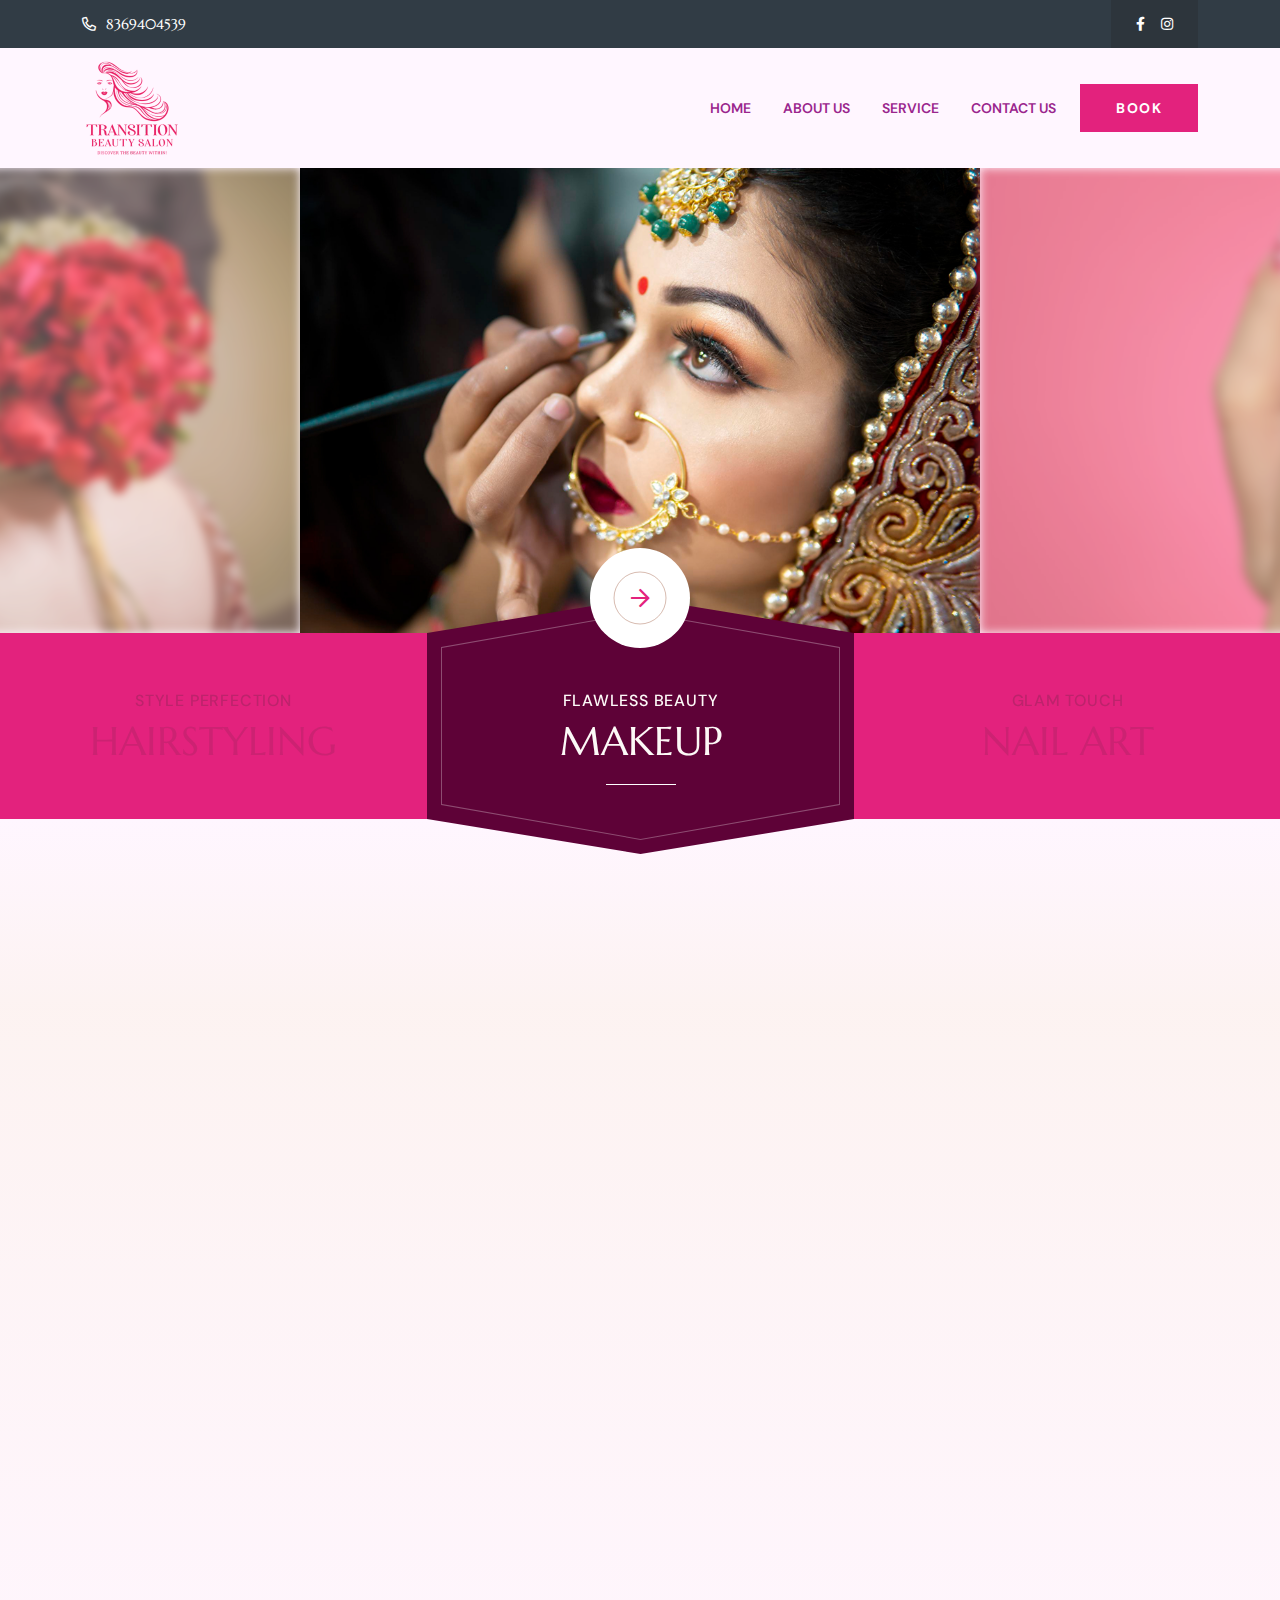
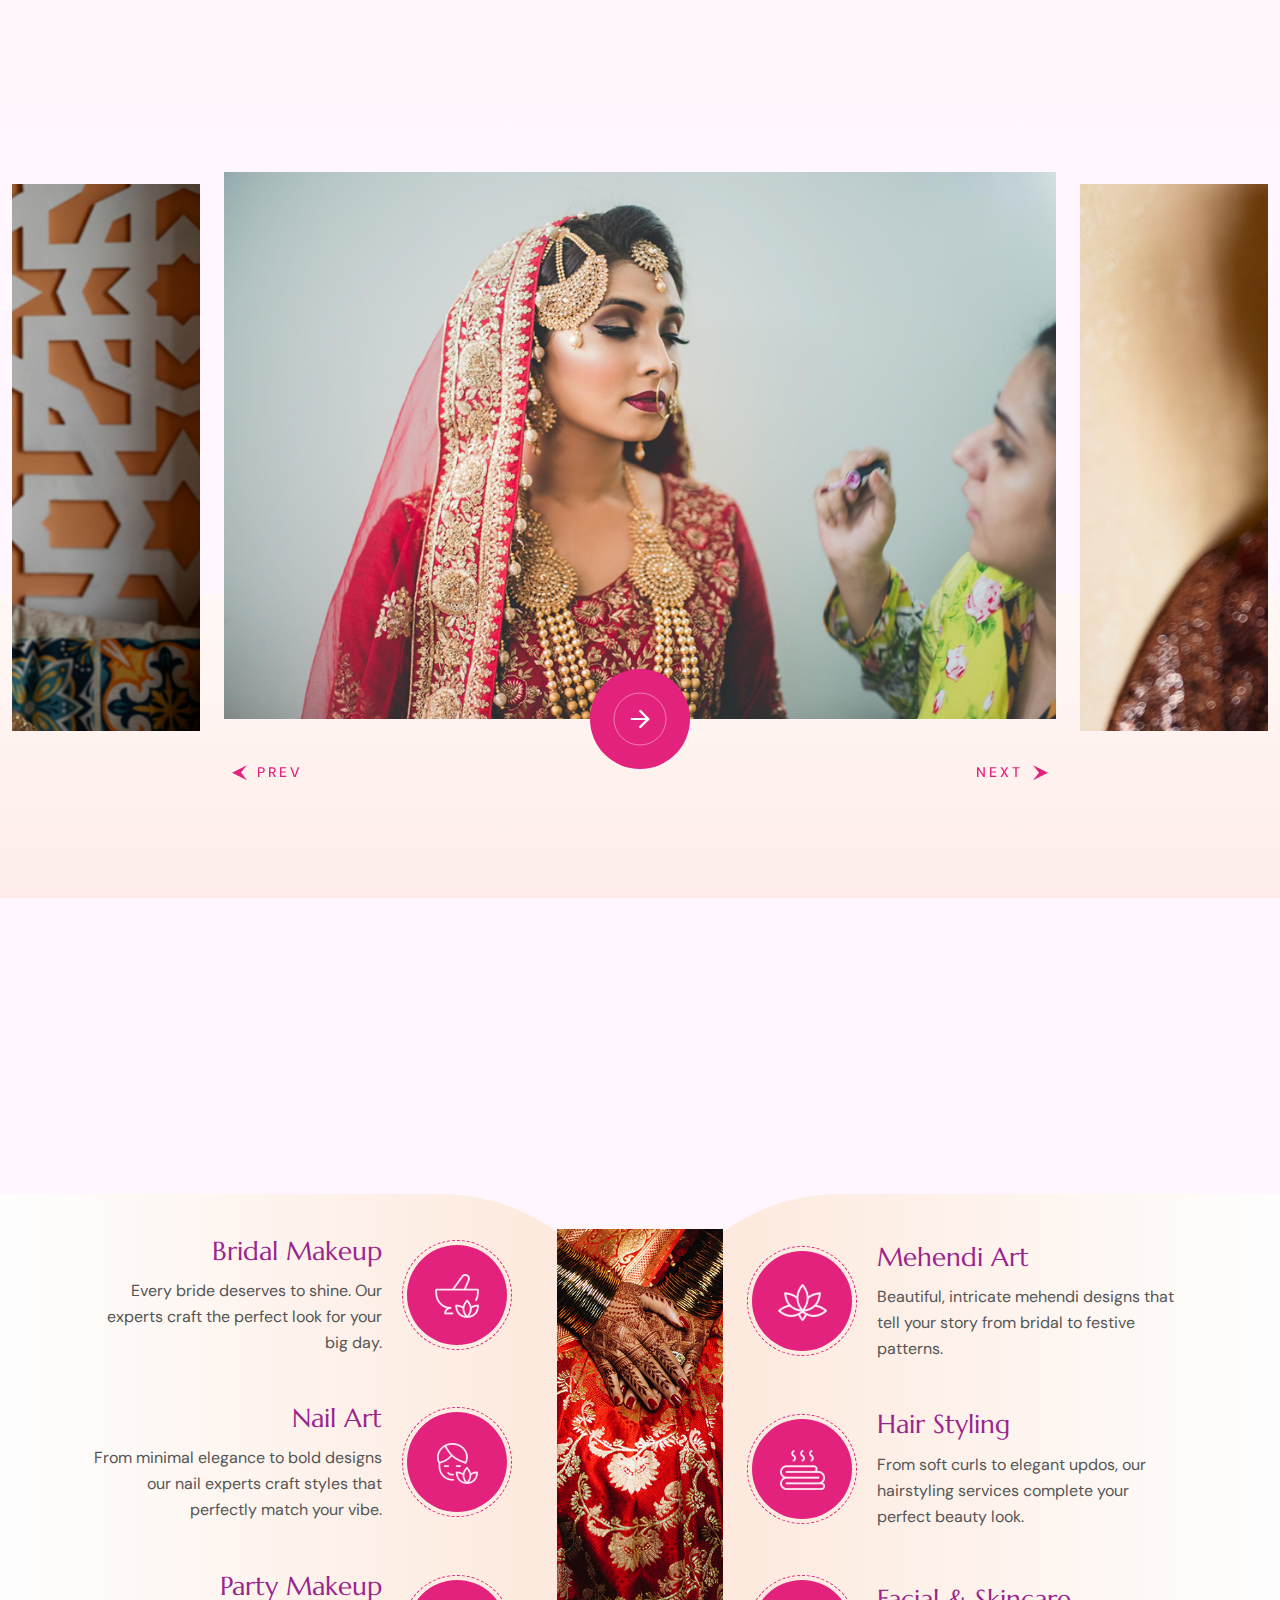
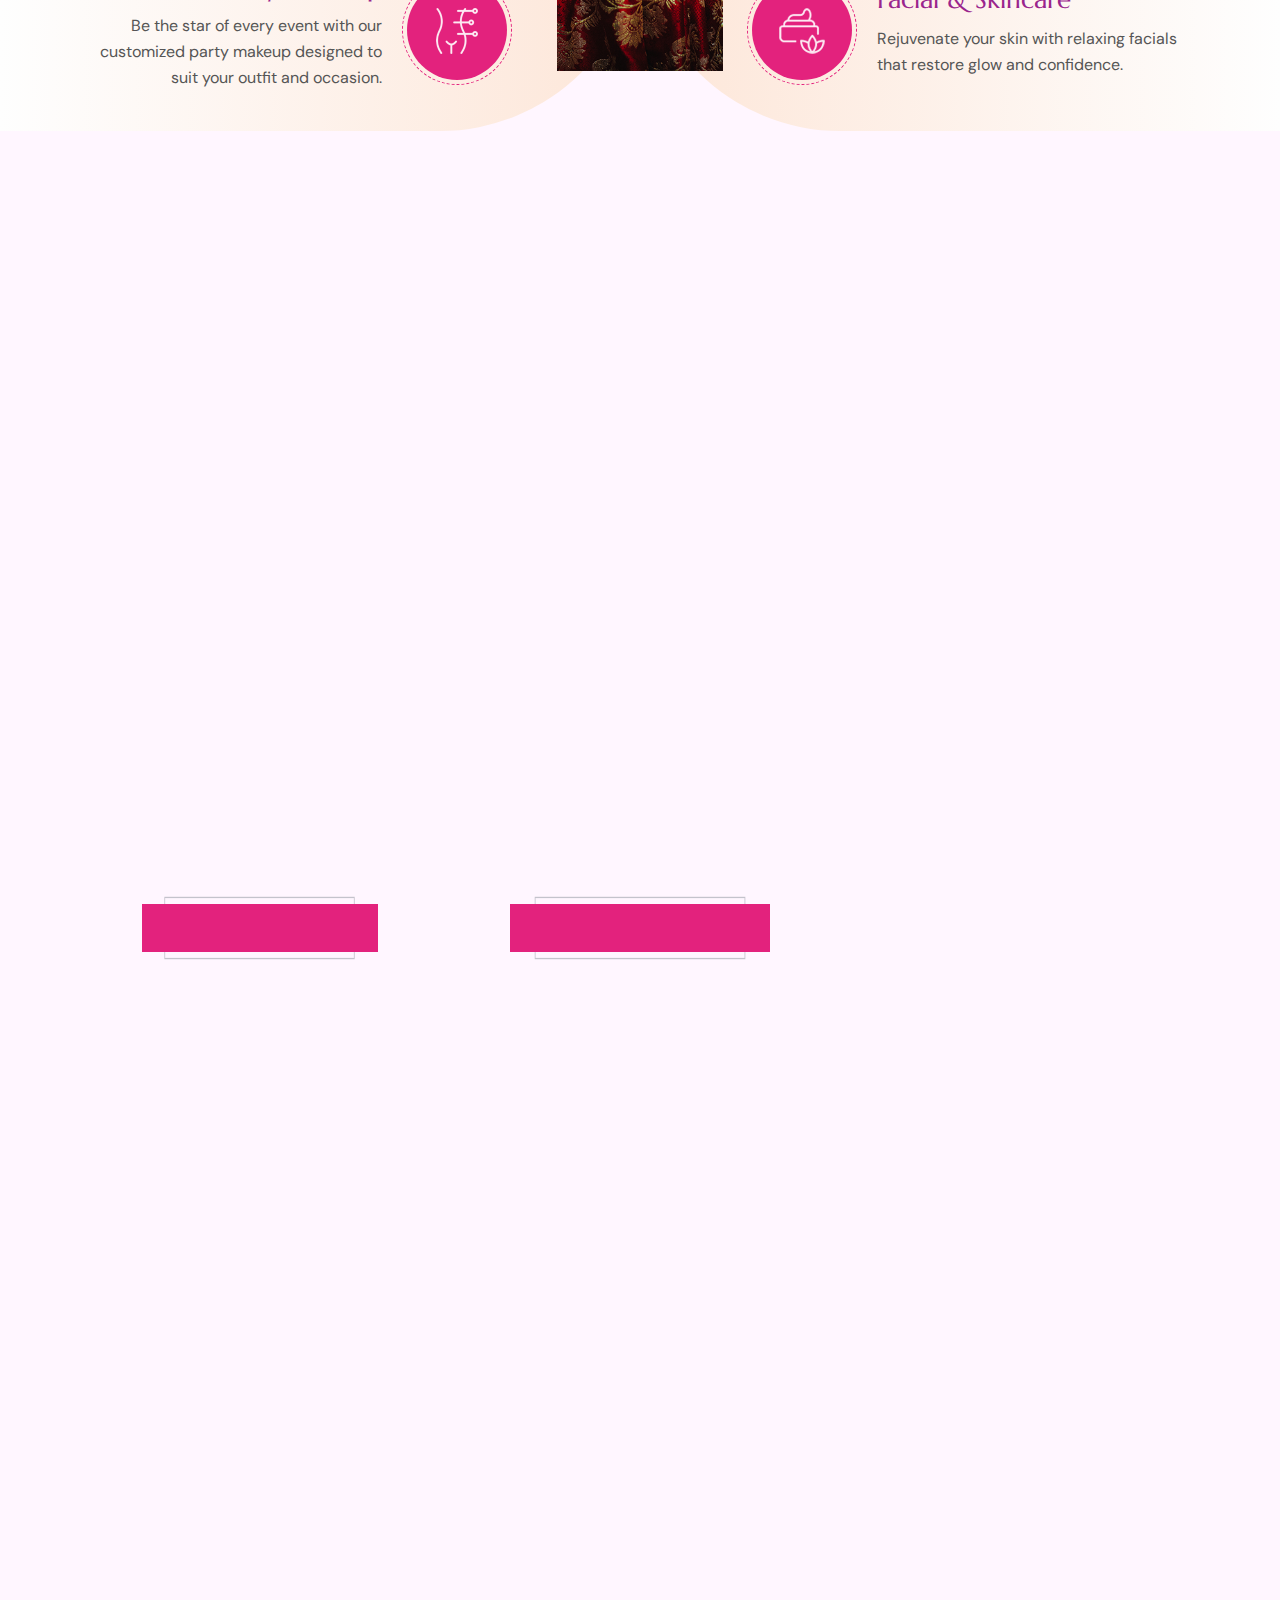
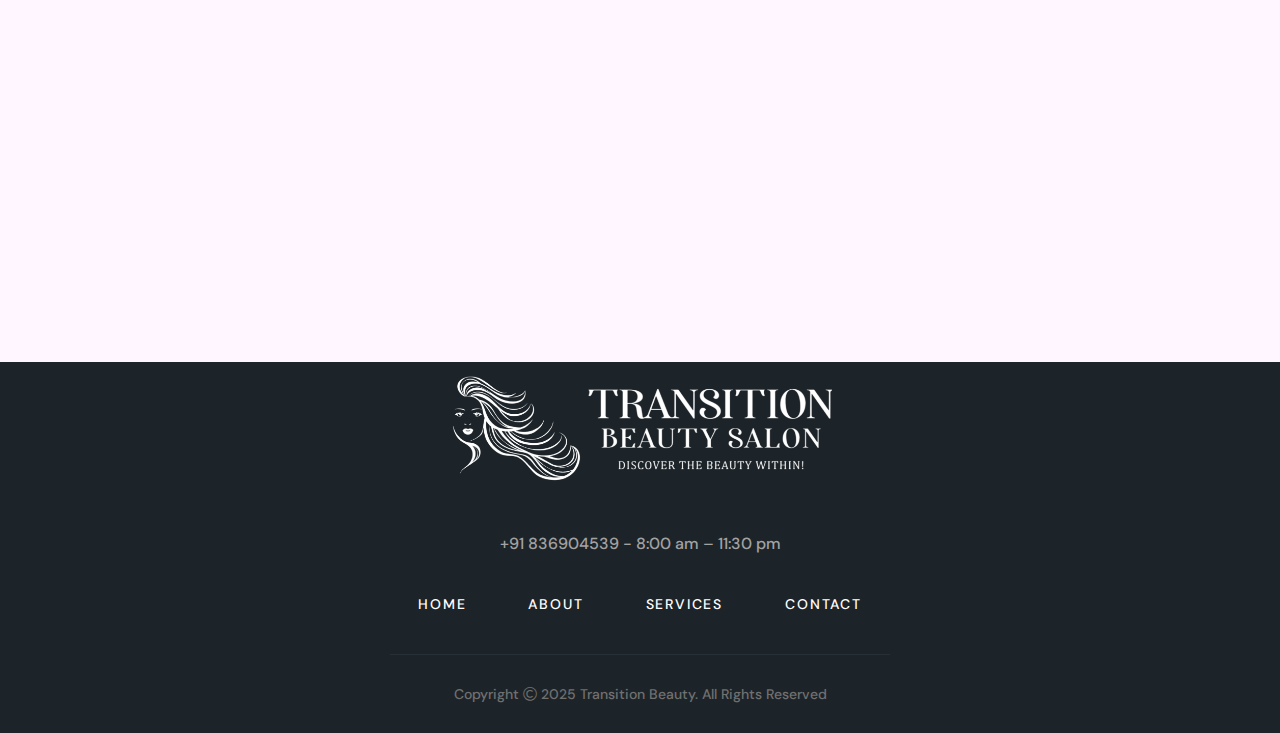
<file: Bridal-makeup.html>
<!doctype html>
<html class="no-js" lang="zxx">

<head>
    <meta charset="utf-8">
    <meta http-equiv="x-ua-compatible" content="ie=edge">
    <title>Transition Beauty - Bride Makeup</title>
    <meta name="author" content="Vecuro">
    <meta name="description" content="Transition is all about enhancing your natural beauty with flawless, long-lasting bridal makeup.
We create elegant, picture-perfect looks that reflect your style and make your big day unforgettable. ✨💖
Your bridal glow, our passion!">
    <meta name="keywords" content="beauty, beauty salon, beauty shop, beauty spa, cosmetics, hairdresser, health, lifestyle, massage, salon, spa, spa booking, wellness, wellness template, yoga">
    <meta name="robots" content="INDEX,FOLLOW">

    <!-- Mobile Specific Metas -->
    <meta name="viewport" content="width=device-width, initial-scale=1, shrink-to-fit=no">

    <!-- Favicons - Place FavIcon.png in the root directory -->
    <link rel="shortcut icon" href="assets/img/FavIcon.png" type="image/x-icon">
    <link rel="icon" href="assets/img/FavIcon.png" type="image/x-icon">

    <!--==============================
	  Google Fonts
	============================== -->
    <link rel="preconnect" href="https://fonts.googleapis.com">
    <link rel="preconnect" href="https://fonts.gstatic.com" crossorigin>
    <link href="https://fonts.googleapis.com/css2?family=DM+Sans:wght@400;500;700&family=Marcellus&display=swap" rel="stylesheet">


    <!--==============================
	    All CSS File
	============================== -->
    <!-- Bootstrap -->
    <link rel="stylesheet" href="assets/css/bootstrap.min.css">
    <!-- <link rel="stylesheet" href="assets/css/app.min.css"> -->
    <!-- Fontawesome Icon -->
    <link rel="stylesheet" href="assets/css/fontawesome.min.css">
    <!-- Layerslider -->
    <link rel="stylesheet" href="assets/css/layerslider.min.css">
    <!-- jQuery DatePicker -->
    <link rel="stylesheet" href="assets/css/jquery.datetimepicker.min.css">
    <!-- Magnific Popup -->
    <link rel="stylesheet" href="assets/css/magnific-popup.min.css">
    <!-- Slick Slider -->
    <link rel="stylesheet" href="assets/css/slick.min.css">
    <!-- Theme Custom CSS -->
    <link rel="stylesheet" href="assets/css/style.css">

</head>


<body>






    <!--********************************
   		Code Start From Here 
	******************************** -->
<!--==============================
    Mobile Menu
  ============================== -->
    <div class="vs-menu-wrapper">
        <div class="vs-menu-area text-center">
            <button class="vs-menu-toggle"><i class="fal fa-times"></i></button>
            <div class="mobile-logo">
                <a href="index.html"><img src="assets/img/logo-pink.svg" alt="Transition Beauty "></a>
            </div>
            <div class="vs-mobile-menu">
                <ul>
                    <li>
                        <a href="index.html">Home</a>         
                    </li>
                    <li>
                        <a href="#about">About Us</a>
                    </li>
                    <li>
                        <a href="#services">Service</a>
                    </li>
                    <li>
                        <a href="#contact">Contact Us</a>
                    </li>
                </ul>
            </div>
        </div>
    </div><!--==============================
    Sidemenu
============================== -->
    <div class="sidemenu-wrapper d-none d-lg-block  ">
        <div class="sidemenu-content">
            <button class="closeButton sideMenuCls"><i class="far fa-times"></i></button>
            <div class="widget  ">
                <div class="footer-logo">
                    <img src="assets/img/logo-pink-1.png" alt="logo">
                </div>
                <div class="info-media1">
                    <div class="media-icon"><i class="fal fa-map-marker-alt"></i></div>
                    <span class="media-label">Centerl Park West La, New York</span>
                </div>
                <div class="info-media1">
                    <div class="media-icon"><i class="far fa-phone-alt "></i></div>
                    <span class="media-label"><a href="tel:+01234567890" class="text-inherit">+0 123 456 7890</a></span>
                </div>
                <div class="info-media1">
                    <div class="media-icon"><i class="fal fa-envelope"></i></div>
                    <span class="media-label"><a class="text-inherit" href="mailto:info@example.com">info@example.com</a></span>
                </div>
            </div>
          
        </div>
    </div><!--==============================
    Popup Search Box
    ============================== -->
    <!--==============================
    Header Area
    ==============================-->
    <header class="vs-header header-layout1">
        <div class="header-top">
            <div class="container">
                <div class="row justify-content-center justify-content-md-between align-items-center">
                    <div class="col-auto text-center py-2 py-md-0">
                        <div class="header-links style-white">
                            <ul>
                                <li class="d-none d-xxl-inline-block"><i class="far fa-map-marker-alt"></i>Naigaon (E)</li>
                                <li><i class="far fa-phone-alt"></i><a href="tel:8369404539">8369404539</a></li>
                            </ul>
                        </div>
                    </div>
                    <div class="col-auto d-none d-md-block">
                        <div class="social-style1">
                            <a href="https://www.facebook.com/transitionbeautysalon?rdid=pOE8eCSo1BXYam6e&share_url=https%3A%2F%2Fwww.facebook.com%2Fshare%2F14StT1apkxX%2F#"><i class="fab fa-facebook-f"></i></a>
                            <a href="https://www.instagram.com/transition_nail_art?igsh=d3liOHg2YjcyMTds"><i class="fab fa-instagram"></i></a>
                        </div>
                    </div>
                </div>
            </div>
        </div>
        <div class="sticky-wrap">
            <div class="sticky-active">
                <div class="container">
                    <div class="row justify-content-between align-items-center gx-60">
                        <div class="col">
                            <div class="header-logo">
                                <a href="index.html"><img src="assets/img/logo-pink-1.png" alt="logo"></a>
                            </div>
                        </div>
                        <div class="col-auto">
                            <nav class="main-menu menu-style1 d-none d-lg-block">
                                <ul>
                    <li>
                        <a href="index.html">Home</a>         
                    </li>
                    <li>
                        <a href="#about">About Us</a>
                    </li>
                    <li>
                        <a href="#services">Service</a>
                    </li>
                    <li>
                        <a href="#contact">Contact Us</a>
                    </li>
                </ul>
                            </nav>
                        </div>
                        <div class="col-auto">
                            <div class="header-icons">
                                <a href="#contact" class="vs-btn style2 d-none d-xl-inline-block">Book</a>
                                
                                <button class="vs-menu-toggle d-inline-block d-lg-none" type="button"><i class="fal fa-bars"></i></button>
                            </div>
                        </div>
                    </div>
                </div>
            </div>
        </div>
    </header><!--==============================
    Hero Area
    ==============================-->
    <div class="hero-layout3">
        <style>
            /* Scope blur effects to hero-layout3 slider only */
            .hero-layout3 .vs-carousel .slick-slide {
                transition: all 0.3s ease;
            }
            
            @media (min-width: 768px) {
                .hero-layout3 #heroimg.vs-carousel .slick-slide {
                    filter: blur(5px);
                    opacity: 0.7;
                }
                
                .hero-layout3 #heroimg.vs-carousel .slick-center {
                    filter: blur(0);
                    opacity: 1;
                }
            }
        </style>
        
        <div class="vs-carousel" data-arrows="true" data-slide-show="1" data-lg-slide-show="1" data-center-mode="true" data-xl-center-mode="true" data-ml-center-mode="true" data-lg-center-mode="true" data-md-center-mode="true" data-center-padding="475px" data-xl-center-padding="350px" data-ml-center-padding="300px" data-lg-center-padding="250px" data-md-center-padding="180px" data-sm-center-padding="150px" data-xs-center-padding="100px" id="heroimg" data-asnavfor="#herocontent">
            <div>
                <div class="hero-img"><img src="assets/img/hero/hero-3-1.jpg" alt="hero" class="w-100"></div>
            </div>
            <div>
                <div class="hero-img"><img src="assets/img/hero/hero-3-2.jpg" alt="hero" class="w-100"></div>
            </div>
            <div>
                <div class="hero-img"><img src="assets/img/hero/hero-3-3.jpg" alt="hero" class="w-100"></div>
            </div>
            <div>
                <div class="hero-img"><img src="assets/img/hero/hero-3-4.jpg" alt="hero" class="w-100"></div>
            </div>
        </div>
        <div class="media-slider">
            <div class="circle-btn ">
                <a href="#about" class="btn-icon"><i class="far fa-arrow-right"></i></a>
                <div class="btn-text">
                    <svg viewBox="0 0 150 150">
                        <text>
                            <textPath href="#textPath">how to make your makeup last all day</textPath>
                        </text>
                    </svg>
                </div>
            </div>
            <div class="vs-carousel" data-asnavfor="#heroimg" id="herocontent" data-slide-show="3" data-center-mode="true" data-xl-center-mode="true" data-ml-center-mode="true" data-lg-center-mode="true" data-md-center-mode="true" data-md-center-padding="120px">
                <div>
                    <div class="media-style2">
                        <div class="media-shape"></div>
                        <span class="media-label">Flawless Beauty</span>
                        <p class="media-title">Makeup</p>
                        <div class="media-line"></div>
                    </div>
                </div>
                <div>
                    <div class="media-style2">
                        <div class="media-shape"></div>
                        <span class="media-label">Glam Touch</span>
                        <p class="media-title">Nail Art</p>
                        <div class="media-line"></div>
                    </div>
                </div>
                <div>
                    <div class="media-style2">
                        <div class="media-shape"></div>
                        <span class="media-label">Art Elegance</span>
                        <p class="media-title">Mehendi</p>
                        <div class="media-line"></div>
                    </div>
                </div>
                <div>
                    <div class="media-style2">
                        <div class="media-shape"></div>
                        <span class="media-label">Style Perfection</span>
                        <p class="media-title">Hairstyling</p>
                        <div class="media-line"></div>
                    </div>
                </div>
            </div>
        </div>
    </div>




    <!--==============================
    About Area
    ==============================-->
   <!--==============================
    About Area
    ==============================-->
    <section class=" overflow-hidden space-top space-extra-bottom bg-gradient-2" id="about">
        <div class="shape-mockup jump-reverse-img d-none d-xxl-block" data-top="22%" data-left="-7%">
            <div class="curb-shape1"></div>
        </div>
        <div class="shape-mockup jump-img  d-none d-xxxl-block" data-top="17%" data-right="13%"><img src="assets/img/shape/leaf-1-4.png" alt="shape"></div>
        <div class="container">
            <div class="row gx-55">
                <div class="col-lg-5 col-xxl-auto align-self-center wow fadeInUp" data-wow-delay="0.2s">
                    <div class="px-xxl-4 mx-xxl-3 pb-md-4 pb-lg-0">
                        <div class="img-box3">
                            <div class="shape-line">
                                <svg viewBox="0 0 442 357">
                                    <path class="shape-line" d="M220.6 3C339.98 3 437.1 100.12 437.1 219.5V351.99H440.1V219.5C440.1 160.87 417.27 105.75 375.81 64.29C334.35 22.83 279.23 0 220.6 0C161.97 0 106.85 22.83 65.39 64.29C28.67 101.01 6.57 148.46 2 199.56H5.02C15.12 89.5 107.94 3 220.6 3Z" />
                                    <path class="shape-dot" d="M7 198.5C7 200.433 5.433 202 3.5 202C1.567 202 0 200.433 0 198.5C0 196.567 1.567 195 3.5 195C5.433 195 7 196.567 7 198.5Z" />
                                    <path class="shape-dot" d="M442 353.5C442 355.433 440.433 357 438.5 357C436.567 357 435 355.433 435 353.5C435 351.567 436.567 350 438.5 350C440.433 350 442 351.567 442 353.5Z" />
                                </svg>
                            </div>
                            <div class="text-shape">
                                <svg viewBox="0 0 408 579">
                                    <path id="textboxpath" d="M0 204C0 91.3339 91.3339 0 204 0V0C316.666 0 408 91.3339 408 204V316.879V375C408 487.666 316.666 579 204 579V579C91.3339 579 0 487.666 0 375V204Z"></path>
                                    <text>
                                        <textPath href="#textboxpath" startOffset="810">Onsectttur adipiscung</textPath>
                                    </text>
                                </svg>
                            </div>
                            <div class="img-1"><img src="assets/img/about/ab-3-1.jpg" alt="about"></div>
                            <div class="img-2 jump-img"><img src="assets/img/shape/leaf-1-7.png" alt="about"></div>
                        </div>
                    </div>
                </div>
                <div class="col-lg-7 col-xxl align-self-center wow fadeInUp" data-wow-delay="0.3s">
                    <span class="sec-subtitle">EXPERIENCE PERFECTION • <span class="sec-subtext">FEEL BEAUTIFUL</span></span>
                    <h2 class="sec-title2">DISCOVER YOUR <span class="text-theme">BRIDAL GLOW</span></h2>
                    <p class="quote-text">Enhance your natural beauty with flawless artistry and a radiant bridal touch.</p>
                    <div class="row gx-25">
                        <div class="col-md-6">
                            <div class="feature-style1">
                                <div class="vs-icon"><img src="assets/img/icon/ab-f-2-1.png" alt="icon"></div>
                                <h3 class="feature-title h5"><a class="text-inherit" href="service-details.html">HD Bridal Makeup</a></h3>
                                <div class="arrow-shape"><i class="arrow"></i><i class="arrow"></i><i class="arrow"></i><i class="arrow"></i></div>
                                <p class="feature-text">Get a camera-ready look that lasts all day. Our HD bridal makeup blends luxury products with expert techniques for a stunning finish.</p>
                            </div>
                        </div>
                        <div class="col-md-6">
                            <div class="feature-style1">
                                <div class="vs-icon"><img src="assets/img/icon/ab-f-2-2.png" alt="icon"></div>
                                <h3 class="feature-title h5"><a class="text-inherit" href="service-details.html">Airbrush Makeup</a></h3>
                                <div class="arrow-shape"><i class="arrow"></i><i class="arrow"></i><i class="arrow"></i><i class="arrow"></i></div>
                                <p class="feature-text">Lightweight, smooth, and long-lasting — perfect for brides who want a natural glow and flawless coverage on their big day.</p>
                            </div>
                        </div>
                    </div>
                </div>
            </div>
        </div>
    </section><!--==============================
    Gallery Area
    ==============================-->
    <div class="position-relative space-extra-bottom">
        <div class="gallery-shape1"></div>
        <div class="container-fluid">
            <div class="row gallery-slider1 vs-carousel" data-slide-show="1" data-center-mode="true" data-xl-center-mode="true" data-ml-center-mode="true" data-lg-center-mode="true" data-md-center-mode="true" data-center-padding="477px" data-xl-center-padding="320px" data-ml-center-padding="200px" data-lg-center-padding="150px" data-md-center-padding="80px">
                <div class="col">
                    <div class="gallery-style2">
                        <div class="gallery-img"><img src="assets/img/gallery/gal-3-1.jpg" alt="gallery"></div>
                        <div class="circle-btn style2">
                            <a href="#contact" class="btn-icon"><i class="far fa-arrow-right"></i></a>
                            <div class="btn-text">
                                <svg viewBox="0 0 150 150">
                                    <text>
                                        <textPath href="#textPath">how to make your makeup last all day</textPath>
                                    </text>
                                </svg>
                            </div>
                        </div>
                    </div>
                </div>
                <div class="col">
                    <div class="gallery-style2">
                        <div class="gallery-img"><img src="assets/img/gallery/gal-3-2.jpg" alt="gallery"></div>
                        <div class="circle-btn style2">
                            <a href="#contact" class="btn-icon"><i class="far fa-arrow-right"></i></a>
                            <div class="btn-text">
                                <svg viewBox="0 0 150 150">
                                    <text>
                                        <textPath href="#textPath">how to make your makeup last all day</textPath>
                                    </text>
                                </svg>
                            </div>
                        </div>
                    </div>
                </div>
                <div class="col">
                    <div class="gallery-style2">
                        <div class="gallery-img"><img src="assets/img/gallery/gal-3-3.jpg" alt="gallery"></div>
                        <div class="circle-btn style2">
                            <a href="#contact" class="btn-icon"><i class="far fa-arrow-right"></i></a>
                            <div class="btn-text">
                                <svg viewBox="0 0 150 150">
                                    <text>
                                        <textPath href="#textPath">how to make your makeup last all day</textPath>
                                    </text>
                                </svg>
                            </div>
                        </div>
                    </div>
                </div>
                <div class="col">
                    <div class="gallery-style2">
                        <div class="gallery-img"><img src="assets/img/gallery/gal-3-4.jpg" alt="gallery"></div>
                        <div class="circle-btn style2">
                            <a href="#contact" class="btn-icon"><i class="far fa-arrow-right"></i></a>
                            <div class="btn-text">
                                <svg viewBox="0 0 150 150">
                                    <text>
                                        <textPath href="#textPath">how to make your makeup last all day</textPath>
                                    </text>
                                </svg>
                            </div>
                        </div>
                    </div>
                </div>
            </div>
            <div class="arrows-style1">
                <button data-slick-prev=".gallery-slider1"><i class="arrow"></i>Prev</button>
                <button data-slick-next=".gallery-slider1"><i class="arrow"></i>Next</button>
            </div>
        </div>
    </div><!--==============================
    Service Area
    ==============================-->
    <section class=" space" id="services">
        <div class="title-area text-center wow fadeInUp" data-wow-delay="0.2s">
            <span class="sec-subtitle">SERVICE OF ELEGANCE</span>
            <h2 class="sec-title">Discover Our Signature Beauty Services</h2>
            <div class="sec-shape mb-5 pb-1"><img src="assets/img/shape/sec-shape-1.png" alt="shape"></div>
        </div>
        <div class="service-inner1">
            <div class="shape-mockup jump d-none d-xxl-block" data-top="-25%" data-right="1%"><img src="assets/img/hero/hero-leaf-5.png" alt="shape"></div>
            <div class="container-xl">  
                <div class="row justify-content-between align-items-center">
                    <div class="col-md-6 col-lg-5 col-xxl-auto">
                        <div class="service-style1 reverse">
                            <div class="vs-icon"><img src="assets/img/icon/sr-i-1-1.png" alt="icon"></div>
                            <div class="service-content">
                                <h3 class="service-title"><a href="service-details.html" class="text-inherit">Bridal Makeup</a></h3>
                                <p class="service-text">Every bride deserves to shine. Our experts craft the perfect look for your big day.</p>
                            </div>
                        </div>
                        <div class="service-style1 reverse">
                            <div class="vs-icon"><img src="assets/img/icon/sr-i-1-2.png" alt="icon"></div>
                            <div class="service-content">
                                <h3 class="service-title"><a href="service-details.html" class="text-inherit">Nail Art</a></h3>
                                <p class="service-text">From minimal elegance to bold designs our nail experts craft styles that perfectly match your vibe.</p>
                            </div>
                        </div>
                        <div class="service-style1 reverse">
                            <div class="vs-icon"><img src="assets/img/icon/sr-i-1-3.png" alt="icon"></div>
                            <div class="service-content">
                                <h3 class="service-title"><a href="service-details.html" class="text-inherit">Party Makeup</a></h3>
                                <p class="service-text">Be the star of every event with our customized party makeup designed to suit your outfit and occasion.</p>
                            </div>
                        </div>
                    </div>
                    <div class="col col-xxl-auto text-center d-none d-lg-block">
                        <img src="assets/img/bg/sr-shape-1-1.png" alt="shape" class="mt-n4">
                    </div>
                    <div class="col-md-6 col-lg-5 col-xxl-auto">
                        <div class="service-style1">
                            <div class="vs-icon"><img src="assets/img/icon/sr-i-1-4.png" alt="icon"></div>
                            <div class="service-content">
                                <h3 class="service-title"><a href="service-details.html" class="text-inherit">Mehendi Art</a></h3>
                                <p class="service-text">Beautiful, intricate mehendi designs that tell your story from bridal to festive patterns.</p>
                            </div>
                        </div>
                        <div class="service-style1">
                            <div class="vs-icon"><img src="assets/img/icon/sr-i-1-5.png" alt="icon"></div>
                            <div class="service-content">
                                <h3 class="service-title"><a href="service-details.html" class="text-inherit">Hair Styling</a></h3>
                                <p class="service-text">From soft curls to elegant updos, our hairstyling services complete your perfect beauty look.</p>
                            </div>
                        </div>
                        <div class="service-style1">
                            <div class="vs-icon"><img src="assets/img/icon/sr-i-1-6.png" alt="icon"></div>
                            <div class="service-content">
                                <h3 class="service-title"><a href="service-details.html" class="text-inherit">Facial & Skincare</a></h3>
                                <p class="service-text">Rejuvenate your skin with relaxing facials that restore glow and confidence.</p>
                            </div>
                        </div>
                    </div>
                </div>
            </div>
        </div>
    </section><!--==============================
    Price Plan Area
    ==============================-->
    <section class=" space-top space-extra-bottom">
        <div class="parallax" data-parallax-image="assets/img/bg/price-bg-2-1.jpg"></div>
        <div class="container">
            <div class="row flex-row-reverse gx-55">
                <div class="col-md-6 col-lg-6 col-xl-4 col-xxl align-self-end mb-40 mb-md-0 wow fadeInUp" data-wow-delay="0.2s">
                    <div class="img-box3 style2">
                        <div class="shape-line">
                            <svg viewBox="0 0 442 357">
                                <path class="shape-line" d="M220.6 3C339.98 3 437.1 100.12 437.1 219.5V351.99H440.1V219.5C440.1 160.87 417.27 105.75 375.81 64.29C334.35 22.83 279.23 0 220.6 0C161.97 0 106.85 22.83 65.39 64.29C28.67 101.01 6.57 148.46 2 199.56H5.02C15.12 89.5 107.94 3 220.6 3Z" />
                                <path class="shape-dot" d="M7 198.5C7 200.433 5.433 202 3.5 202C1.567 202 0 200.433 0 198.5C0 196.567 1.567 195 3.5 195C5.433 195 7 196.567 7 198.5Z" />
                                <path class="shape-dot" d="M442 353.5C442 355.433 440.433 357 438.5 357C436.567 357 435 355.433 435 353.5C435 351.567 436.567 350 438.5 350C440.433 350 442 351.567 442 353.5Z" />
                            </svg>
                        </div>
                        <div class="text-shape">
                            <svg viewBox="0 0 408 579">
                                <path id="textboxpath2" d="M0 204C0 91.3339 91.3339 0 204 0V0C316.666 0 408 91.3339 408 204V316.879V375C408 487.666 316.666 579 204 579V579C91.3339 579 0 487.666 0 375V204Z"></path>
                                <text>
                                    <textPath href="#textboxpath2" startOffset="810">Redefining Beauty</textPath>
                                </text>
                            </svg>
                        </div>
                        <div class="img-product">
                            <a href="shop-details.html"><img src="assets/img/about/price-2-1-1.png" alt="about"></a>
                        </div>
                    </div>
                </div>
                <div class="col-md-6 col-lg-6 col-xl-8 col-xxl-auto wow fadeInUp" data-wow-delay="0.3s">
                    <div class="title-area text-center text-md-start">
                        <span class="text-white sec-subtitle">Where elegance meets <span class="sec-subtext bg-theme">expertise</span></span>
                        <h2 class="text-white sec-title">Experience the Art of Beauty</h2>
                    </div>
                    <div class="price-inner2">
                        <div class="row vs-carousel" data-slide-show="2" data-lg-slide-show="1">
                            <div class="col-lg-6">
                                <div class="package-style1">
                                    <div class="package-top">
                                        <h3 class="package-name">Bridal Touch</h3>
                                    </div>
                                    <div class="package-shape"><img src="assets/img/shape/price-shape-2.png" alt="shape"></div>
                                    <div class="package-list">
                                        <ul class="list-unstyled">
                                            <li><span class="text-title">Flawless bridal makeup</span></li>
                                            <li>HD & airbrush finish</li>
                                            <li>Customized look for your outfit</li>
                                            <li>Long-lasting glow</li>
                                            <li>Professional hairstyling</li>
                                            <li>Draping assistance</li>
                                        </ul>
                                    </div>
                                    <div class="package-btn">
                                        <a href="#contact" class="vs-btn style3">Book Your Look</a>
                                    </div>
                                </div>
                            </div>
                            <div class="col-lg-6">
                                <div class="package-style1">
                                    <div class="package-top">
                                        <h3 class="package-name">Glam Essence</h3>
                                    </div>
                                    <div class="package-shape"><img src="assets/img/shape/price-shape-2.png" alt="shape"></div>
                                    <div class="package-list">
                                        <ul class="list-unstyled">
                                            <li><span class="text-title">Trendy nail extensions</span></li>
                                            <li>Gel & chrome finishes</li>
                                            <li>Intricate mehendi designs</li>
                                            <li>Skin preparation & care</li>
                                            <li>Color coordination for events</li>
                                            <li>Expert beauty consultation</li>
                                        </ul>
                                    </div>
                                    <div class="package-btn">
                                        <a href="#contact" class="vs-btn style3">Book Appointment</a>
                                    </div>
                                </div>
                            </div>
                        </div>
                    </div>
                </div>
            </div>
        </div>
    </section> <!--==============================
    Blog Area
    Contact Area
    ==============================-->
    <section class="vs-cart-wrapper  space" id="contact">
        <div class="parallax" data-parallax-image="assets/img/bg/price-bg-1-1.jpg"></div>
        <div class="container">
            <div class="row gx-0">
                <div class="col-md-auto wow fadeInUp" data-wow-delay="0.2s">
                    <div class="info-box" data-overlay="theme" data-opacity="8">
                        <h3 class="sec-title text-uppercase">Our Tining</h3>
                        <div class="info-item">
                            <h4 class="info-title">MONDAY - THURSDAY</h4>
                            <p class="info-text">07:00 - 15:00 <br> 16:00 - 22:00</p>
                        </div>
                        <div class="info-item">
                            <h4 class="info-title">FRIDAY SUNDAY</h4>
                            <p class="info-text">07:00 - 15:00 <br> 16:00 - 22:00</p>
                        </div>
                        <a href="tel:8369404539" class="vs-btn style6"><i class="fal fa-headset"></i>+91 8369404539</a>
                    </div>
                </div>
                <div class="col wow fadeInUp" data-wow-delay="0.3s">
                    <form action="#" class="form-style4">
                        <span class="sec-subtitle2">any Query</span>
                        <h2 class="sec-title text-uppercase">get in <span class="text-theme">touch</span></h2>
                        <div class="form-group">
                            <input type="text" placeholder="YOUR NAME*">
                            <i class="far fa-user-circle"></i>
                        </div>
                        <div class="form-group">
                            <input type="email" placeholder="YOUR E-MAIL*">
                            <i class="fal fa-envelope"></i>
                        </div>
                        <div class="form-group">
                            <textarea placeholder="YOUR MESSAGE"></textarea>
                        </div>
                        <div class="form-group">
                            <button class="vs-btn" type="submit">Send Message</button>
                        </div>
                    </form>
                </div>
            </div>
        </div>  
    </section><!--==============================    
			Footer Area
	==============================-->
    <footer class="footer-wrapper footer-layout2">
        <div class="footer-logo">
            <a href="index.html"><img src="assets/img/logo.png" alt="logo" style="width: 30% !important; margin-top: 1%;"></a>
        </div>
        <div class="footer-number"><a href="tel:+01234567890">+91 836904539 - 8:00 am – 11:30 pm</div>
        <div class="copyright-menu">
            <ul>
                <li><a href="index.html">HOME</a></li>
                <li><a href="#about">ABOUT</a></li>
                <li><a href="#services">SERVICES</a></li>
                <li><a href="#contact">CONTACT</a></li>
            </ul>
        </div>
        <p class="copyright-text">Copyright <i class="fal fa-copyright"></i> 2025 <a href="index.html">Transition Beauty</a>. All Rights Reserved</p>
    </footer>  <!-- Scroll To Top -->
    <a href="#" class="scrollToTop scroll-btn"><i class="far fa-arrow-up"></i></a>

    <!--********************************
			Code End  Here 

	******************************** -->

    <!--==============================
        All Js File
    ============================== -->
    <!-- Jquery -->
    <script src="assets/js/vendor/jquery-3.6.0.min.js"></script>
    <!-- jQuery UI -->
    <script src="assets/js/jquery-ui.min.js"></script>
    <!-- Slick Slider -->
    <script src="assets/js/slick.min.js"></script>
    <!-- <script src="assets/js/app.min.js"></script> -->

    <!-- Bootstrap -->
    <script src="assets/js/bootstrap.min.js"></script>
    <!-- Parallax Scroll -->
    <script src="assets/js/universal-parallax.min.js"></script>
    <!-- Wow.js Animation -->
    <script src="assets/js/wow.min.js"></script>
    <!-- jQuery Datepicker -->
    <script src="assets/js/jquery.datetimepicker.min.js"></script>
    <!-- Magnific Popup -->
    <script src="assets/js/jquery.magnific-popup.min.js"></script>
    <!-- Isotope Filter -->
    <script src="assets/js/imagesloaded.pkgd.min.js"></script>
    <script src="assets/js/isotope.pkgd.min.js"></script>
    <!-- Main Js File -->
    <script src="assets/js/main.js"></script>


</body>

</html>
</file>
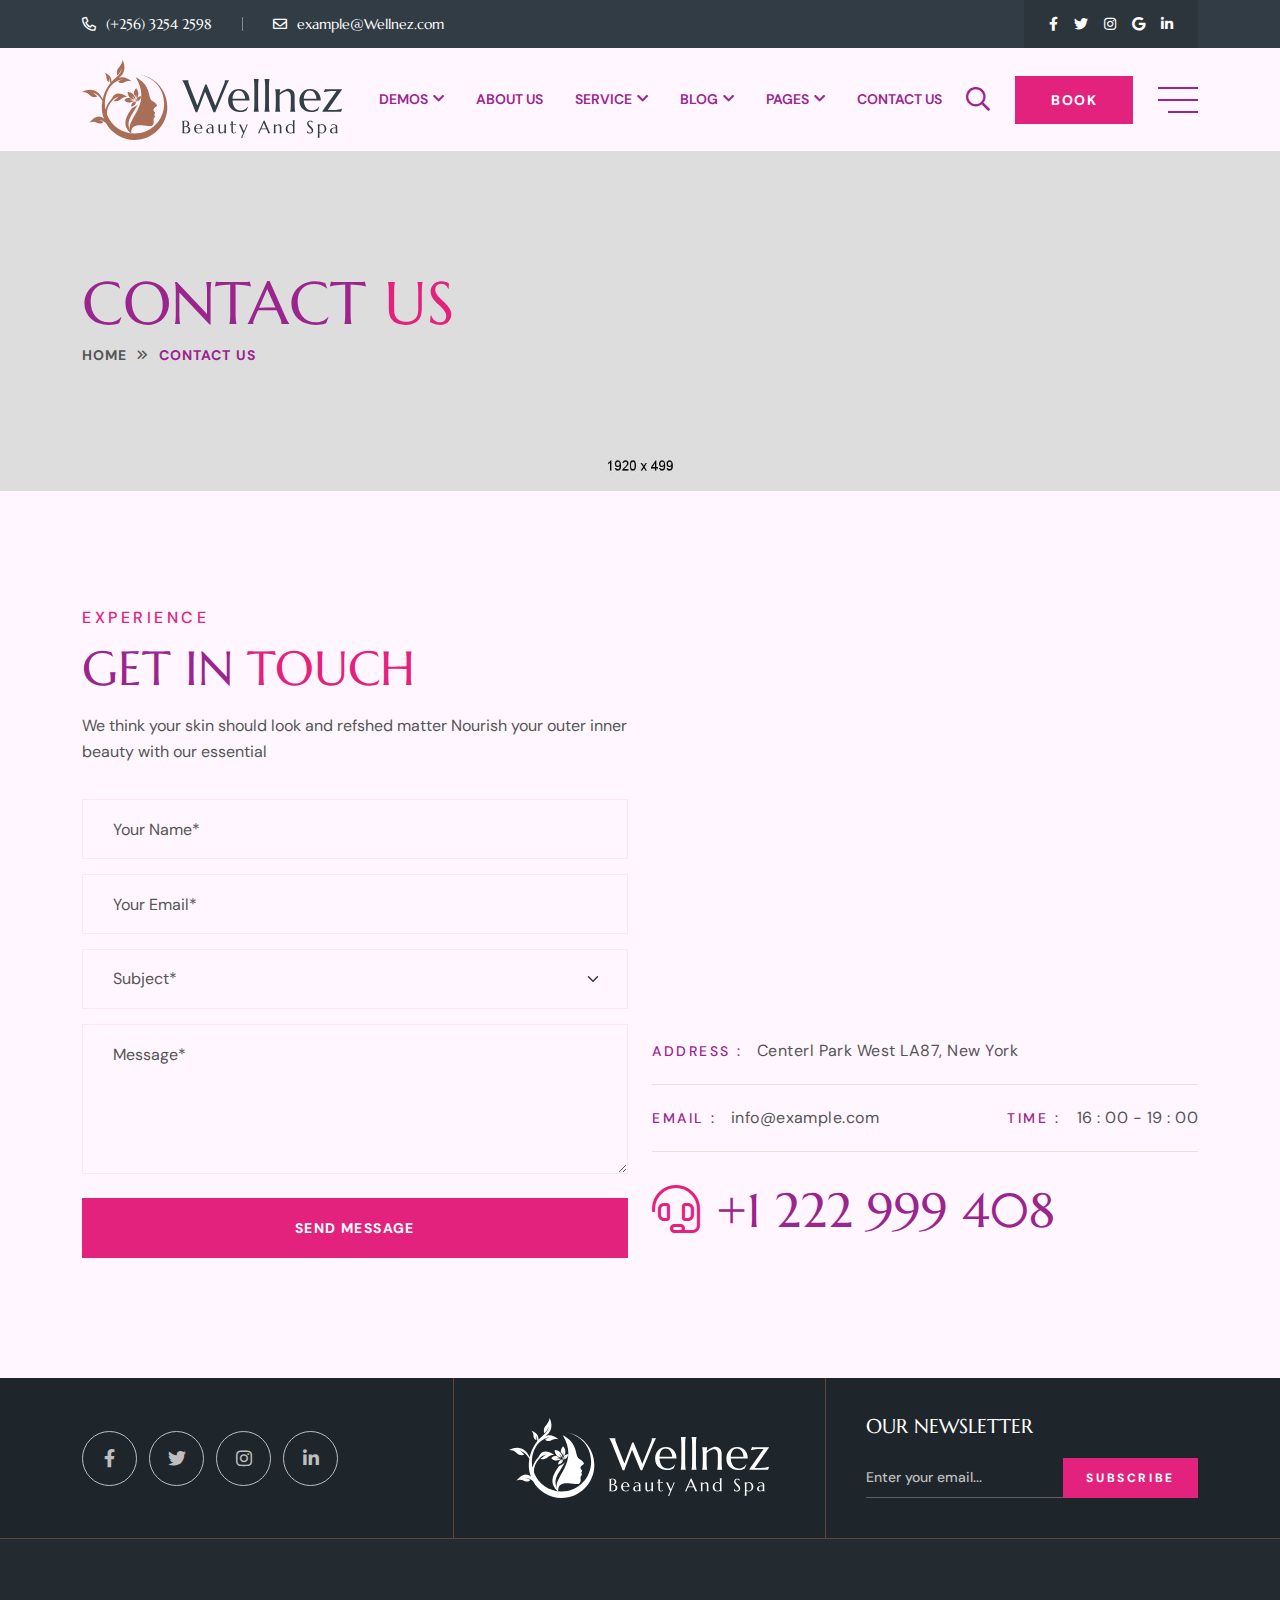
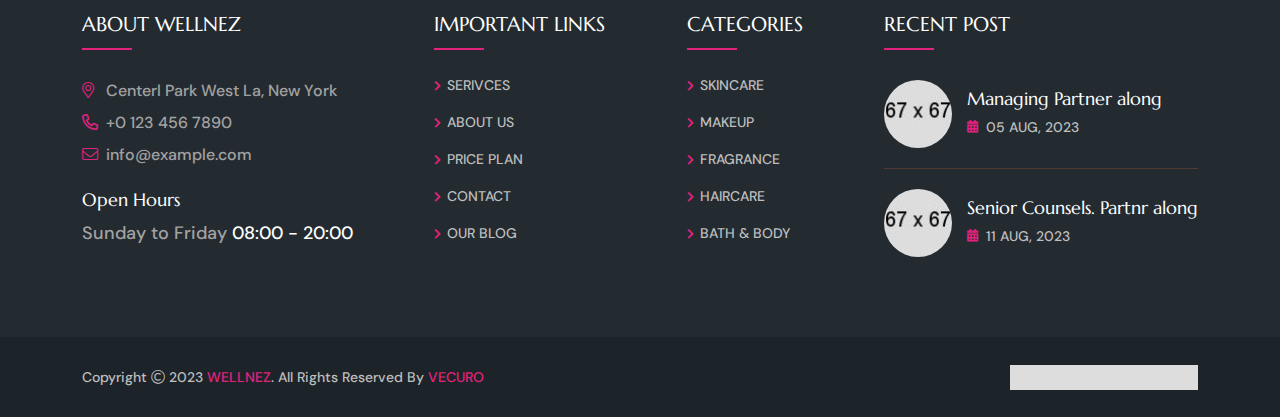
<file: contact.html>
<!doctype html>
<html class="no-js" lang="zxx">

<head>
    <meta charset="utf-8">
    <meta http-equiv="x-ua-compatible" content="ie=edge">
    <title>Wellnez - Spa Beauty & Wellness Salon HTML5 Template - Contact Us</title>
    <meta name="author" content="Vecuro">
    <meta name="description" content="Wellnez - Spa Beauty & Wellness Salon HTML5 Template">
    <meta name="keywords" content="beauty, beauty salon, beauty shop, beauty spa, cosmetics, hairdresser, health, lifestyle, massage, salon, spa, spa booking, wellness, wellness template, yoga">
    <meta name="robots" content="INDEX,FOLLOW">

    <!-- Mobile Specific Metas -->
    <meta name="viewport" content="width=device-width, initial-scale=1, shrink-to-fit=no">

    <!-- Favicons - Place favicon.ico in the root directory -->
    <link rel="shortcut icon" href="assets/img/favicon.ico" type="image/x-icon">
    <link rel="icon" href="assets/img/favicon.ico" type="image/x-icon">

    <!--==============================
	  Google Fonts
	============================== -->
    <link rel="preconnect" href="https://fonts.googleapis.com">
    <link rel="preconnect" href="https://fonts.gstatic.com" crossorigin>
    <link href="https://fonts.googleapis.com/css2?family=DM+Sans:wght@400;500;700&family=Marcellus&display=swap" rel="stylesheet">


    <!--==============================
	    All CSS File
	============================== -->
    <!-- Bootstrap -->
    <link rel="stylesheet" href="assets/css/bootstrap.min.css">
    <!-- <link rel="stylesheet" href="assets/css/app.min.css"> -->
    <!-- Fontawesome Icon -->
    <link rel="stylesheet" href="assets/css/fontawesome.min.css">
    <!-- Layerslider -->
    <link rel="stylesheet" href="assets/css/layerslider.min.css">
    <!-- jQuery DatePicker -->
    <link rel="stylesheet" href="assets/css/jquery.datetimepicker.min.css">
    <!-- Magnific Popup -->
    <link rel="stylesheet" href="assets/css/magnific-popup.min.css">
    <!-- Slick Slider -->
    <link rel="stylesheet" href="assets/css/slick.min.css">
    <!-- Theme Custom CSS -->
    <link rel="stylesheet" href="assets/css/style.css">

</head>


<body>


    <!--[if lte IE 9]>
    	<p class="browserupgrade">You are using an <strong>outdated</strong> browser. Please <a href="https://browsehappy.com/">upgrade your browser</a> to improve your experience and security.</p>
  <![endif]-->



    <!--********************************
   		Code Start From Here 
	******************************** -->




    <!--==============================
     Preloader
  ==============================-->
    <div class="preloader  ">
        <button class="vs-btn preloaderCls">Cancel Preloader </button>
        <div class="preloader-inner">
            <div class="loader"></div>
        </div>
    </div><svg viewBox="0 0 150 150" class="svg-hidden">
        <path id="textPath" d="M 0,75 a 75,75 0 1,1 0,1 z"></path>
    </svg><!--==============================
    Mobile Menu
  ============================== -->
    <div class="vs-menu-wrapper">
        <div class="vs-menu-area text-center">
            <button class="vs-menu-toggle"><i class="fal fa-times"></i></button>
            <div class="mobile-logo">
                <a href="index.html"><img src="assets/img/logo.svg" alt="Wellnez"></a>
            </div>
            <div class="vs-mobile-menu">
                <ul>
                    <li class="menu-item-has-children">
                        <a href="index.html">Demos</a>
                        <ul class="sub-menu">
                            <li><a href="index.html">Demo Style 1</a></li>
                            <li><a href="index-2.html">Demo Style 2</a></li>
                            <li><a href="index-3.html">Demo Style 3</a></li>
                            <li><a href="index-4.html">Demo Style 4</a></li>
                            <li><a href="index-5.html">Demo Style 5</a></li>
                            <li><a href="index-6.html">Demo Style 6</a></li>
                            <li><a href="index-7.html">Demo Style 7<span class="new-label">New</span></a></li>
                            <li><a href="index-8.html">Demo Style 8<span class="new-label">New</span></a></li>
                            <li><a href="index-9.html">Demo Style 9<span class="new-label">New</span></a></li>
                            <li><a href="index-10.html">Demo Style 10<span class="new-label">New</span></a></li>
                        </ul>
                    </li>
                    <li>
                        <a href="about.html">About Us</a>
                    </li>
                    <li class="menu-item-has-children">
                        <a href="match.html">Service</a>
                        <ul class="sub-menu">
                            <li><a href="service.html">Services</a></li>
                            <li><a href="service-details.html">Service Details</a></li>
                        </ul>
                    </li>
                    <li class="menu-item-has-children">
                        <a href="blog.html">Blog</a>
                        <ul class="sub-menu">
                            <li><a href="blog.html">Blog One</a></li>
                            <li><a href="blog-2.html">Blog Two</a></li>
                            <li><a href="blog-details.html">Blog Details</a></li>
                        </ul>
                    </li>
                    <li class="menu-item-has-children">
                        <a href="#">Pages</a>
                        <ul class="sub-menu">
                            <li><a href="shop.html">Shop</a></li>
                            <li><a href="shop-details.html">Shop Details</a></li>
                            <li><a href="gallery.html">Portfolio</a></li>
                            <li><a href="gallery-details.html">Portfolio Details</a></li>
                            <li><a href="appointment.html">Appointment</a></li>
                            <li><a href="price-plan.html">Price Plan</a></li>
                            <li><a href="contact.html">Contact Us</a></li>
                            <li><a href="error.html">Error Page</a></li>
                        </ul>
                    </li>
                    <li>
                        <a href="contact.html">Contact Us</a>
                    </li>
                </ul>
            </div>
        </div>
    </div><!--==============================
    Sidemenu
============================== -->
    <div class="sidemenu-wrapper d-none d-lg-block  ">
        <div class="sidemenu-content">
            <button class="closeButton sideMenuCls"><i class="far fa-times"></i></button>
            <div class="widget  ">
                <div class="footer-logo">
                    <img src="assets/img/logo.svg" alt="logo">
                </div>
                <div class="info-media1">
                    <div class="media-icon"><i class="fal fa-map-marker-alt"></i></div>
                    <span class="media-label">Centerl Park West La, New York</span>
                </div>
                <div class="info-media1">
                    <div class="media-icon"><i class="far fa-phone-alt "></i></div>
                    <span class="media-label"><a href="tel:+01234567890" class="text-inherit">+0 123 456 7890</a></span>
                </div>
                <div class="info-media1">
                    <div class="media-icon"><i class="fal fa-envelope"></i></div>
                    <span class="media-label"><a class="text-inherit" href="mailto:info@example.com">info@example.com</a></span>
                </div>
            </div>
            <div class="widget  ">
                <h3 class="widget_title">Latest post</h3>
                <div class="recent-post-wrap">
                    <div class="recent-post">
                        <div class="media-img">
                            <a href="blog-details.html"><img src="assets/img/widget/recent-post-1-1.jpg" alt="Blog Image"></a>
                        </div>
                        <div class="media-body">
                            <h4 class="post-title"><a class="text-inherit" href="blog-details.html">Skinscent Experience Oskarsson</a></h4>
                            <div class="recent-post-meta">
                                <a href="blog.html"><i class="fas fa-calendar-alt"></i>march 10, 2023</a>
                            </div>
                        </div>
                    </div>
                    <div class="recent-post">
                        <div class="media-img">
                            <a href="blog-details.html"><img src="assets/img/widget/recent-post-1-2.jpg" alt="Blog Image"></a>
                        </div>
                        <div class="media-body">
                            <h4 class="post-title"><a class="text-inherit" href="blog-details.html">Lorem ipsum is placeholder recent popular</a></h4>
                            <div class="recent-post-meta">
                                <a href="blog.html"><i class="fas fa-calendar-alt"></i>Augest 10, 2023</a>
                            </div>
                        </div>
                    </div>
                    <div class="recent-post">
                        <div class="media-img">
                            <a href="blog-details.html"><img src="assets/img/widget/recent-post-1-3.jpg" alt="Blog Image"></a>
                        </div>
                        <div class="media-body">
                            <h4 class="post-title"><a class="text-inherit" href="blog-details.html">From its medieval origins health custom</a></h4>
                            <div class="recent-post-meta">
                                <a href="blog.html"><i class="fas fa-calendar-alt"></i>July 11, 2023</a>
                            </div>
                        </div>
                    </div>
                    <div class="recent-post">
                        <div class="media-img">
                            <a href="blog-details.html"><img src="assets/img/widget/recent-post-1-4.jpg" alt="Blog Image"></a>
                        </div>
                        <div class="media-body">
                            <h4 class="post-title"><a class="text-inherit" href="blog-details.html">Letraset's dry-transfer sheets later</a></h4>
                            <div class="recent-post-meta">
                                <a href="blog.html"><i class="fas fa-calendar-alt"></i>March 05, 2023</a>
                            </div>
                        </div>
                    </div>
                </div>
            </div>
        </div>
    </div><!--==============================
    Popup Search Box
    ============================== -->
    <div class="popup-search-box d-none d-lg-block  ">
        <button class="searchClose"><i class="fal fa-times"></i></button>
        <form action="#">
            <input type="text" class="border-theme" placeholder="What are you looking for">
            <button type="submit"><i class="fal fa-search"></i></button>
        </form>
    </div>
    <!--==============================
    Header Area
    ==============================-->
    <header class="vs-header header-layout3">
        <div class="header-top">
            <div class="container">
                <div class="row justify-content-center justify-content-md-between align-items-center">
                    <div class="col-auto text-center py-2 py-md-0">
                        <div class="header-links style-white">
                            <ul>
                                <li class="d-none d-xxl-inline-block"><i class="far fa-map-marker-alt"></i>121 King St. Melbourne VIC 3000, Australia</li>
                                <li><i class="far fa-phone-alt"></i><a href="tel:+25632542598">(+256) 3254 2598</a></li>
                                <li><i class="far fa-envelope"></i><a href="mailto:example@Wellnez.com">example@Wellnez.com</a></li>
                            </ul>
                        </div>
                    </div>
                    <div class="col-auto d-none d-md-block">
                        <div class="social-style1">
                            <a href="#"><i class="fab fa-facebook-f"></i></a>
                            <a href="#"><i class="fab fa-twitter"></i></a>
                            <a href="#"><i class="fab fa-instagram"></i></a>
                            <a href="#"><i class="fab fa-google"></i></a>
                            <a href="#"><i class="fab fa-linkedin-in"></i></a>
                        </div>
                    </div>
                </div>
            </div>
        </div>
        <div class="sticky-wrap">
            <div class="sticky-active">
                <div class="container">
                    <div class="row justify-content-between align-items-center gx-60">
                        <div class="col">
                            <div class="header-logo">
                                <a href="index.html"><img src="assets/img/logo.svg" alt="logo"></a>
                            </div>
                        </div>
                        <div class="col-auto">
                            <nav class="main-menu menu-style1 d-none d-lg-block">
                                <ul>
                                    <li class="menu-item-has-children mega-menu-wrap">
                                        <a href="index.html">Demos</a>
                                        <ul class="menu-pages">
                                            <li>
                                                <a href="index.html">
                                                    <img src="assets/img/pages/index.jpg" alt="image">
                                                    Demo Style 1
                                                </a>
                                            </li>
                                            <li>
                                                <a href="index-2.html">
                                                    <img src="assets/img/pages/index-2.jpg" alt="image">
                                                    Demo Style 2
                                                </a>
                                            </li>
                                            <li>
                                                <a href="index-3.html">
                                                    <img src="assets/img/pages/index-3.jpg" alt="image">
                                                    Demo Style 3
                                                </a>
                                            </li>
                                            <li>
                                                <a href="index-4.html">
                                                    <img src="assets/img/pages/index-4.jpg" alt="image">
                                                    Demo Style 4
                                                </a>
                                            </li>
                                            <li>
                                                <a href="index-5.html">
                                                    <img src="assets/img/pages/index-5.jpg" alt="image">
                                                    Demo Style 5
                                                </a>
                                            </li>
                                            <li>
                                                <a href="index-6.html">
                                                    <img src="assets/img/pages/index-6.jpg" alt="image">
                                                    Demo Style 6
                                                </a>
                                            </li>
                                            <li>
                                                <a href="index-7.html">
                                                    <img src="assets/img/pages/index-7.jpg" alt="image">
                                                    Demo Style 7 <span class="new-label">New</span>
                                                </a>
                                            </li>
                                            <li>
                                                <a href="index-8.html">
                                                    <img src="assets/img/pages/index-8.jpg" alt="image">
                                                    Demo Style 8 <span class="new-label">New</span>
                                                </a>
                                            </li>
                                            <li>
                                                <a href="index-9.html">
                                                    <img src="assets/img/pages/index-9.jpg" alt="image">
                                                    Demo Style 9 <span class="new-label">New</span>
                                                </a>
                                            </li>
                                            <li>
                                                <a href="index-10.html">
                                                    <img src="assets/img/pages/index-10.jpg" alt="image">
                                                    Demo Style 10 <span class="new-label">New</span>
                                                </a>
                                            </li>
                                            <li>
                                                <a href="javascript:void(0)">
                                                    <img src="assets/img/pages/index-11.jpg" alt="image">
                                                    Demo Style 11 <span class="new-label">New</span>
                                                </a>
                                            </li>
                                            <li>
                                                <a href="javascript:void(0)">
                                                    <img src="assets/img/pages/index-12.jpg" alt="image">
                                                    Demo Style 12 <span class="new-label">New</span>
                                                </a>
                                            </li>
                                        </ul>
                                    </li>
                                    <li>
                                        <a href="about.html">About Us</a>
                                    </li>
                                    <li class="menu-item-has-children">
                                        <a href="match.html">Service</a>
                                        <ul class="sub-menu">
                                            <li><a href="service.html">Services</a></li>
                                            <li><a href="service-details.html">Service Details</a></li>
                                        </ul>
                                    </li>
                                    <li class="menu-item-has-children">
                                        <a href="blog.html">Blog</a>
                                        <ul class="sub-menu">
                                            <li><a href="blog.html">Blog One</a></li>
                                            <li><a href="blog-2.html">Blog Two</a></li>
                                            <li><a href="blog-details.html">Blog Details</a></li>
                                        </ul>
                                    </li>
                                    <li class="menu-item-has-children mega-menu-wrap">
                                        <a href="#">Pages</a>
                                        <ul class="mega-menu">
                                            <li><a href="shop.html">Pagelist 1</a>
                                                <ul>
                                                    <li><a href="about.html">About Us</a></li>
                                                    <li><a href="blog.html">Blog One</a></li>
                                                    <li><a href="blog-2.html">Blog Two</a></li>
                                                    <li><a href="blog-details.html">Blog Details</a></li>
                                                </ul>
                                            </li>
                                            <li><a href="#">Pagelist 2</a>
                                                <ul>
                                                    <li><a href="appointment.html">Appointment</a></li>
                                                    <li><a href="price-plan.html">Price Plan</a></li>
                                                    <li><a href="service.html">Services</a></li>
                                                    <li><a href="service-details.html">Service Details</a></li>
                                                </ul>
                                            </li>
                                            <li><a href="#">Pagelist 3</a>
                                                <ul>
                                                    <li><a href="gallery.html">Portfolio</a></li>
                                                    <li><a href="gallery-details.html">Portfolio Details</a></li>
                                                    <li><a href="team.html">Team</a></li>
                                                    <li><a href="team-details.html">Team Details</a></li>
                                                </ul>
                                            </li>
                                            <li><a href="#">Pagelist 4</a>
                                                <ul>
                                                    <li><a href="shop.html">Shop</a></li>
                                                    <li><a href="shop-details.html">Shop Details</a></li>
                                                    <li><a href="contact.html">Contact Us</a></li>
                                                    <li><a href="error.html">Error Page</a></li>
                                                </ul>
                                            </li>
                                        </ul>
                                    </li>
                                    <li>
                                        <a href="contact.html">Contact Us</a>
                                    </li>
                                </ul>
                            </nav>
                        </div>
                        <div class="col-auto">
                            <div class="header-icons">
                                <button class="searchBoxTggler"><i class="far fa-search"></i></button>
                                <a href="contact.html" class="vs-btn style2 d-none d-xl-inline-block">Book</a>
                                <button class="bar-btn sideMenuToggler d-none d-xl-inline-block">
                                    <span class="bar"></span>
                                    <span class="bar"></span>
                                    <span class="bar"></span>
                                </button>
                                <button class="vs-menu-toggle d-inline-block d-lg-none" type="button"><i class="fal fa-bars"></i></button>
                            </div>
                        </div>
                    </div>
                </div>
            </div>
        </div>
    </header><!--==============================
    Breadcumb
============================== -->
    <div class="breadcumb-wrapper " data-bg-src="assets/img/breadcumb/breadcumb-bg-4.jpg">
        <div class="container z-index-common">
            <div class="breadcumb-content">
                <h1 class="breadcumb-title">Contact <span class="inner-text">Us</span></h1>
                <div class="breadcumb-menu-wrap">
                    <ul class="breadcumb-menu">
                        <li><a href="index.html">Home</a></li>
                        <li>Contact <span class="inner-text">Us</span></li>
                    </ul>
                </div>
            </div>
        </div>
    </div><!--==============================
      Contact Form Area
    ==============================-->
    <section class=" space">
        <div class="container">
            <div class="row gx-70">
                <div class="col-lg-6 mb-40 mb-lg-0 wow fadeInUp" data-wow-delay="0.2s">
                    <div class="text-center text-lg-start">
                        <span class="sec-subtitle">Experience</span>
                        <h2 class="sec-title3 h1 text-uppercase mb-xxl-2 pb-xxl-1">Get in <span class="text-theme">Touch</span></h2>
                        <div class="col-xxl-10 pb-xl-3">
                            <p class="pe-xxl-4">We think your skin should look and refshed matter Nourish your outer inner beauty with our essential</p>
                        </div>
                    </div>
                    <form action="mail.php" method="POST" class="ajax-contact form-style6">
                        <div class="form-group">
                            <input type="text" name="name" id="name" placeholder="Your Name*">
                        </div>
                        <div class="form-group">
                            <input type="email" name="email" id="email" placeholder="Your Email*">
                        </div>
                        <div class="form-group">
                            <select name="subject" id="subject">
                                <option value="" selected disabled hidden>Subject*</option>
                                <option value="Skin Care">Skin Care</option>
                                <option value="Beauty Makeup">Beauty Makeup</option>
                                <option value="Body Massage">Body Massage</option>
                                <option value="Skin Checkup">Skin Checkup</option>
                                <option value="Others">Others</option>
                            </select>
                        </div>
                        <div class="form-group">
                            <textarea name="message" id="message" placeholder="Message*"></textarea>
                        </div>
                        <button class="vs-btn" type="submit">Send Message</button>
                        <p class="form-messages"></p>
                    </form>
                </div>
                <div class="col-lg-6 wow fadeInUp" data-wow-delay="0.3s">
                    <div class="contact-map"><iframe src="https://www.google.com/maps/embed?pb=!1m18!1m12!1m3!1d10228.333094808544!2d8.71427116977539!3d50.14087400000001!2m3!1f0!2f0!3f0!3m2!1i1024!2i768!4f13.1!3m3!1m2!1s0x47bd0efc21096a2f%3A0x9c0f8cba401c081c!2sWilhelmsh%C3%B6her%20Str.%2077%2C%2060389%20Frankfurt%20am%20Main%2C%20Germany!5e0!3m2!1sen!2sbd!4v1677669261209!5m2!1sen!2sbd" width="600" height="450" style="border:0;" allowfullscreen="" loading="lazy" referrerpolicy="no-referrer-when-downgrade"></iframe></div>
                    <div class="contact-table">
                        <div class="tr">
                            <div class="tb-col">
                                <span class="th">Address :</span>
                                <span class="td">Centerl Park West LA87, New York</span>
                            </div>
                        </div>
                        <div class="tr">
                            <div class="tb-col">
                                <span class="th">email :</span>
                                <span class="td"><a href="mailto:info@example.com" class="text-inherit">info@example.com</a></span>
                            </div>
                            <div class="tb-col">
                                <span class="th">time : </span>
                                <span class="td">16 : 00 - 19 : 00</span>
                            </div>
                        </div>
                    </div>
                    <span class="h1">
                        <a href="tel:+1222999408" class="text-inherit"><i class="fal fa-headset me-3 text-theme"></i>+1 222 999 408</a>
                    </span>
                </div>
            </div>
        </div>
    </section><!--==============================
			Footer Area
	==============================-->
    <footer class="footer-wrapper footer-layout1">
        <div class="footer-top">
            <div class="container">
                <div class="row align-items-stretch">
                    <div class="col-md-4 d-none d-lg-flex">
                        <div class="social-style2">
                            <a href="#"><i class="fab fa-facebook-f"></i></a>
                            <a href="#"><i class="fab fa-twitter"></i></a>
                            <a href="#"><i class="fab fa-instagram"></i></a>
                            <a href="#"><i class="fab fa-linkedin-in"></i></a>
                        </div>
                    </div>
                    <div class="col-md-5 col-lg-4">
                        <div class="vs-logo">
                            <a href="index.html"><img src="assets/img/logo-2.svg" alt="logo"></a>
                        </div>
                    </div>
                    <div class="col-md-7 col-lg-4">
                        <form action="#" class="form-style1">
                            <h3 class="form-title">Our newsletter</h3>
                            <div class="form-group">
                                <input type="email" placeholder="Enter your email...">
                                <button class="vs-btn" type="submit">Subscribe</button>
                            </div>
                        </form>
                    </div>
                </div>
            </div>
        </div>
        <div class="widget-area">
            <div class="container">
                <div class="row justify-content-between">
                    <div class="col-md-6 col-xl-auto">
                        <div class="widget footer-widget">
                            <h3 class="widget_title">About Wellnez</h3>
                            <p class="footer-info"><i class="fal fa-map-marker-alt text-theme me-2"></i> Centerl Park West La, New York <br> <a href="tel:+01234567890" class="text-inherit"><i class="far fa-phone-alt text-theme me-2"></i>+0 123 456 7890</a> <br> <a class="text-inherit" href="mailto:info@example.com"><i class="fal fa-envelope text-theme me-2"></i>info@example.com</a> </p>
                            <h4 class="fs-22 mb-2">Open Hours</h4>
                            <p class="footer-time">Sunday to Friday <span class="time">08:00 - 20:00</span></p>
                        </div>
                    </div>
                    <div class="col-md-6 col-xl-auto">
                        <div class="widget widget_nav_menu  footer-widget">
                            <h3 class="widget_title">Important Links</h3>
                            <div class="menu-all-pages-container footer-menu">
                                <ul class="menu">
                                    <li><a href="service.html">Serivces</a></li>
                                    <li><a href="about.html">ABOUT US</a></li>
                                    <li><a href="price-plan.html">Price Plan</a></li>
                                    <li><a href="contact.html">CONTACT</a></li>
                                    <li><a href="blog.html">Our Blog</a></li>
                                </ul>
                            </div>
                        </div>
                    </div>
                    <div class="col-md-6 col-xl-auto">
                        <div class="widget widget_nav_menu  footer-widget">
                            <h3 class="widget_title">CATEGORIES</h3>
                            <div class="menu-all-pages-container footer-menu">
                                <ul class="menu">
                                    <li><a href="service.html">SKINCARE</a></li>
                                    <li><a href="service.html">MAKEUP</a></li>
                                    <li><a href="service.html">FRAGRANCE</a></li>
                                    <li><a href="service.html">HAIRCARE</a></li>
                                    <li><a href="service.html">BATH & BODY</a></li>
                                </ul>
                            </div>
                        </div>
                    </div>
                    <div class="col-md-6 col-xl-auto">
                        <div class="widget footer-widget">
                            <h3 class="widget_title">Recent Post</h3>
                            <div class="recent-post-wrap">
                                <div class="recent-post">
                                    <div class="media-img">
                                        <a href="blog-details.html"><img src="assets/img/widget/recent-post-2-1.jpg" alt="Blog Image"></a>
                                    </div>
                                    <div class="media-body">
                                        <h4 class="post-title"><a class="text-inherit" href="blog-details.html">Managing Partner along</a></h4>
                                        <div class="recent-post-meta">
                                            <a href="blog.html"><i class="fas fa-calendar-alt"></i>05 AUG, 2023</a>
                                        </div>
                                    </div>
                                </div>
                                <div class="recent-post">
                                    <div class="media-img">
                                        <a href="blog-details.html"><img src="assets/img/widget/recent-post-2-2.jpg" alt="Blog Image"></a>
                                    </div>
                                    <div class="media-body">
                                        <h4 class="post-title"><a class="text-inherit" href="blog-details.html">Senior Counsels. Partnr along</a></h4>
                                        <div class="recent-post-meta">
                                            <a href="blog.html"><i class="fas fa-calendar-alt"></i>11 AUG, 2023</a>
                                        </div>
                                    </div>
                                </div>
                            </div>
                        </div>
                    </div>
                </div>
            </div>
        </div>
        <div class="copyright-wrap">
            <div class="container">
                <div class="row justify-content-between align-items-center">
                    <div class="col-md-auto text-center">
                        <p class="copyright-text">Copyright <i class="fal fa-copyright"></i> 2023 <a href="index.html">Wellnez</a>. All Rights Reserved By <a href="https://themeforest.net/user/vecuro_themes">Vecuro</a></p>
                    </div>
                    <div class="col-auto d-none d-md-block">
                        <img src="assets/img/widget/cards.png" alt="cards">
                    </div>
                </div>
            </div>
        </div>
    </footer> <!-- Scroll To Top -->
    <a href="#" class="scrollToTop scroll-btn"><i class="far fa-arrow-up"></i></a>

    <!--********************************
			Code End  Here 
	******************************** -->

    <!--==============================
        All Js File
    ============================== -->
    <!-- Jquery -->
    <script src="assets/js/vendor/jquery-3.6.0.min.js"></script>
    <!-- jQuery UI -->
    <script src="assets/js/jquery-ui.min.js"></script>
    <!-- Slick Slider -->
    <script src="assets/js/slick.min.js"></script>
    <!-- <script src="assets/js/app.min.js"></script> -->

    <!-- Bootstrap -->
    <script src="assets/js/bootstrap.min.js"></script>
    <!-- Parallax Scroll -->
    <script src="assets/js/universal-parallax.min.js"></script>
    <!-- Wow.js Animation -->
    <script src="assets/js/wow.min.js"></script>
    <!-- jQuery Datepicker -->
    <script src="assets/js/jquery.datetimepicker.min.js"></script>
    <!-- Magnific Popup -->
    <script src="assets/js/jquery.magnific-popup.min.js"></script>
    <!-- Isotope Filter -->
    <script src="assets/js/imagesloaded.pkgd.min.js"></script>
    <script src="assets/js/isotope.pkgd.min.js"></script>
    <!-- Main Js File -->
    <script src="assets/js/main.js"></script>


</body>

</html>
</file>
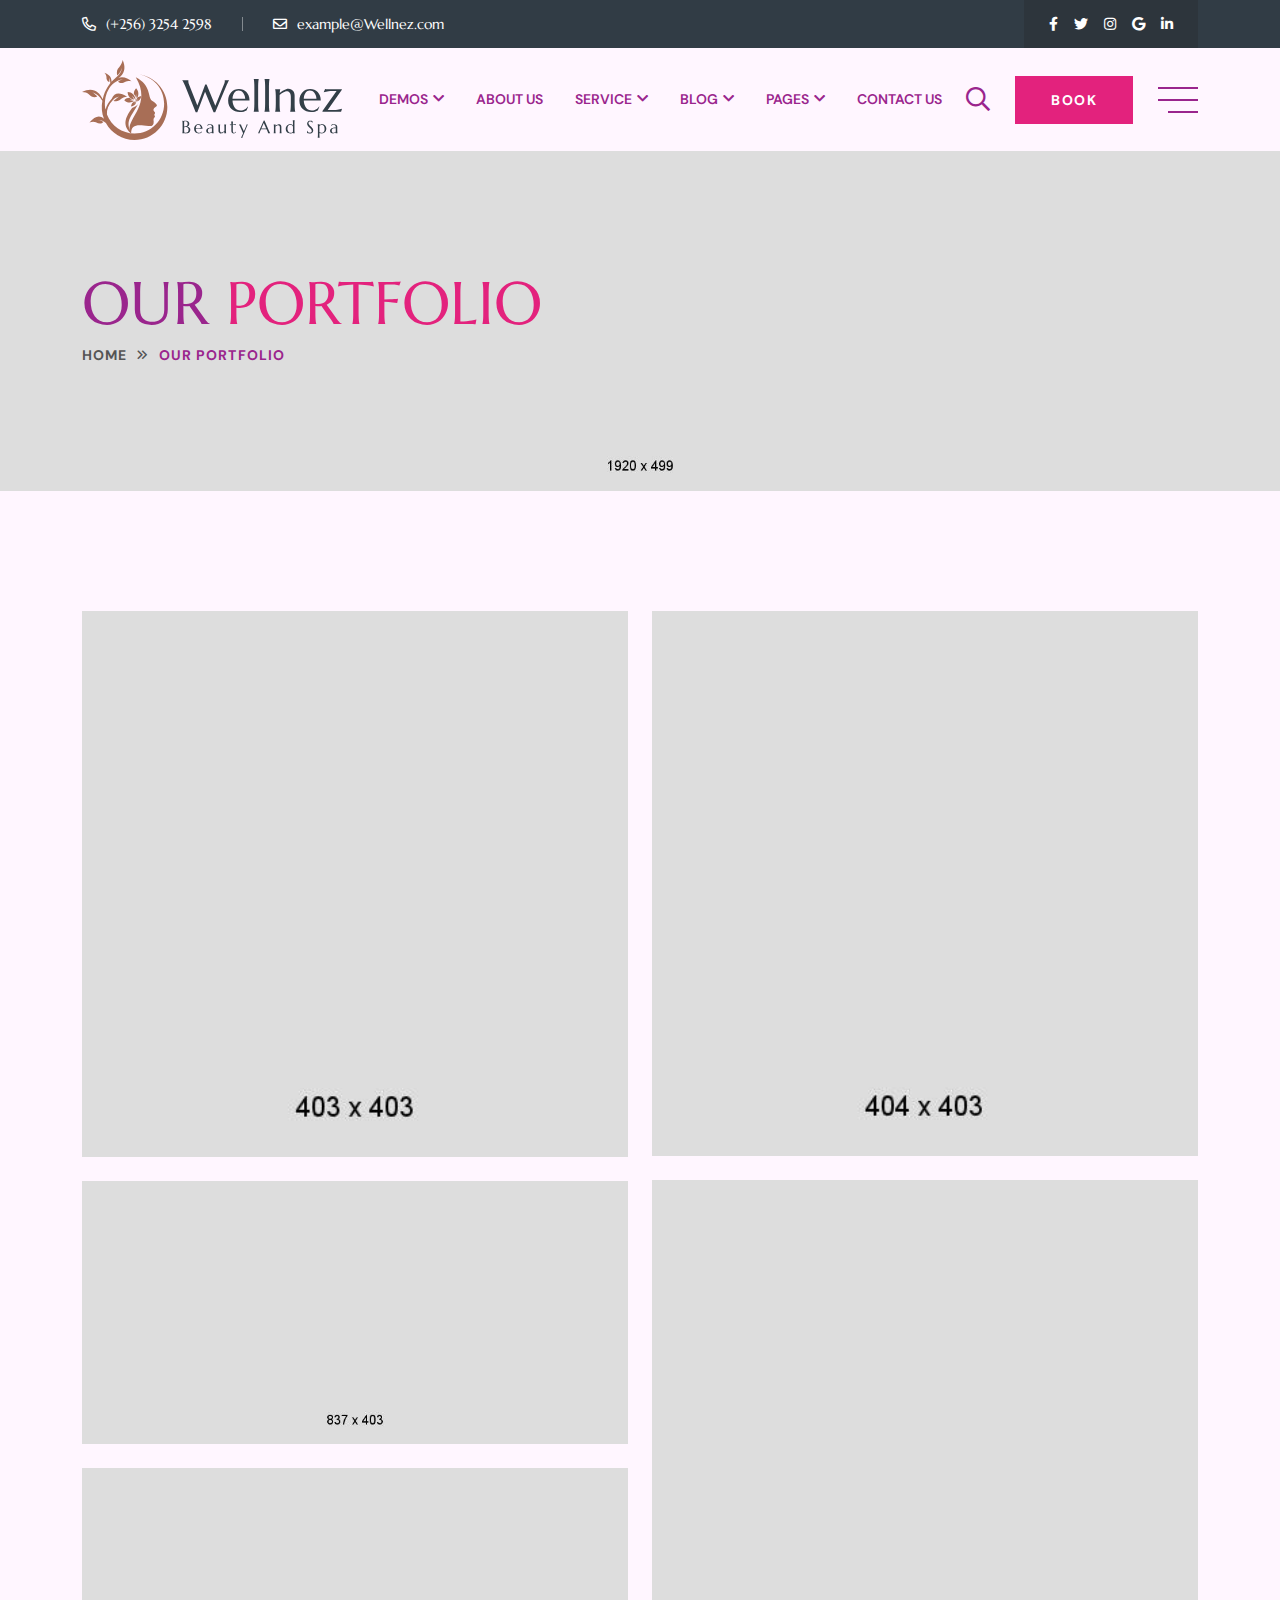
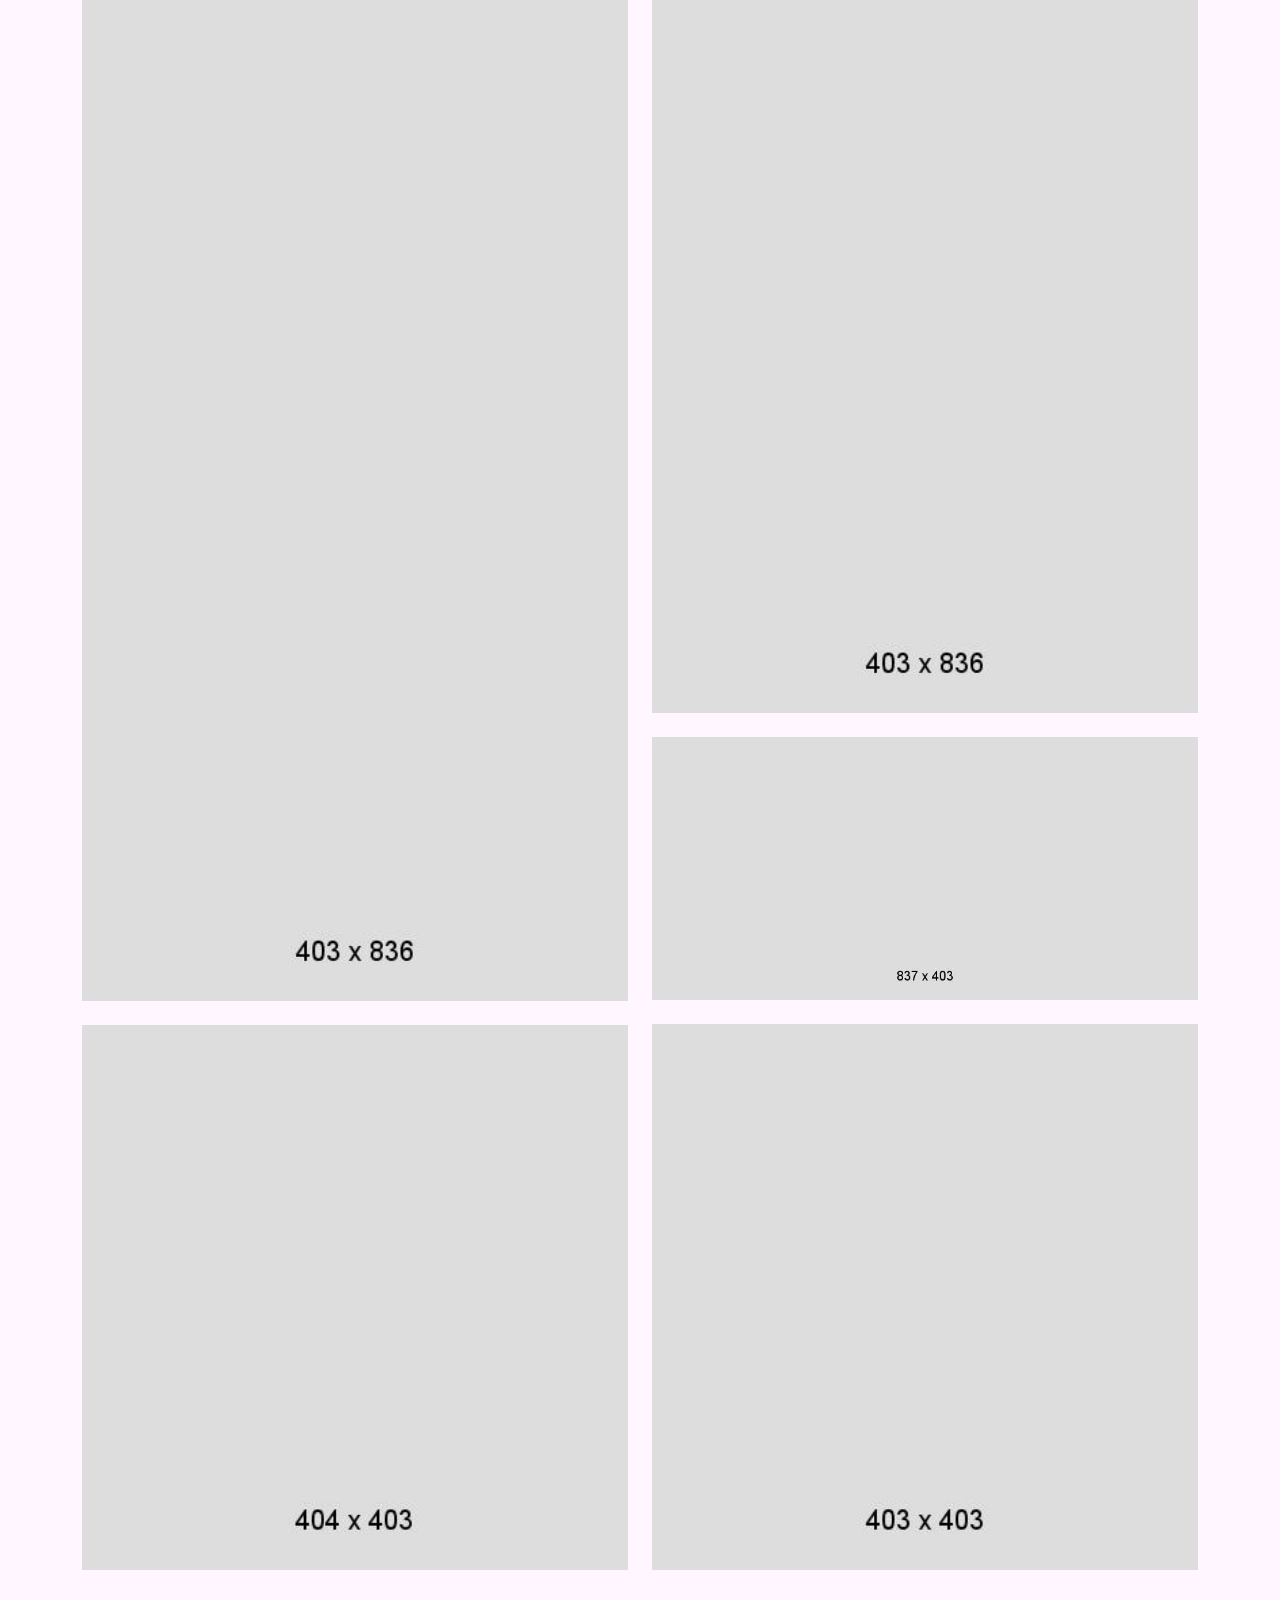
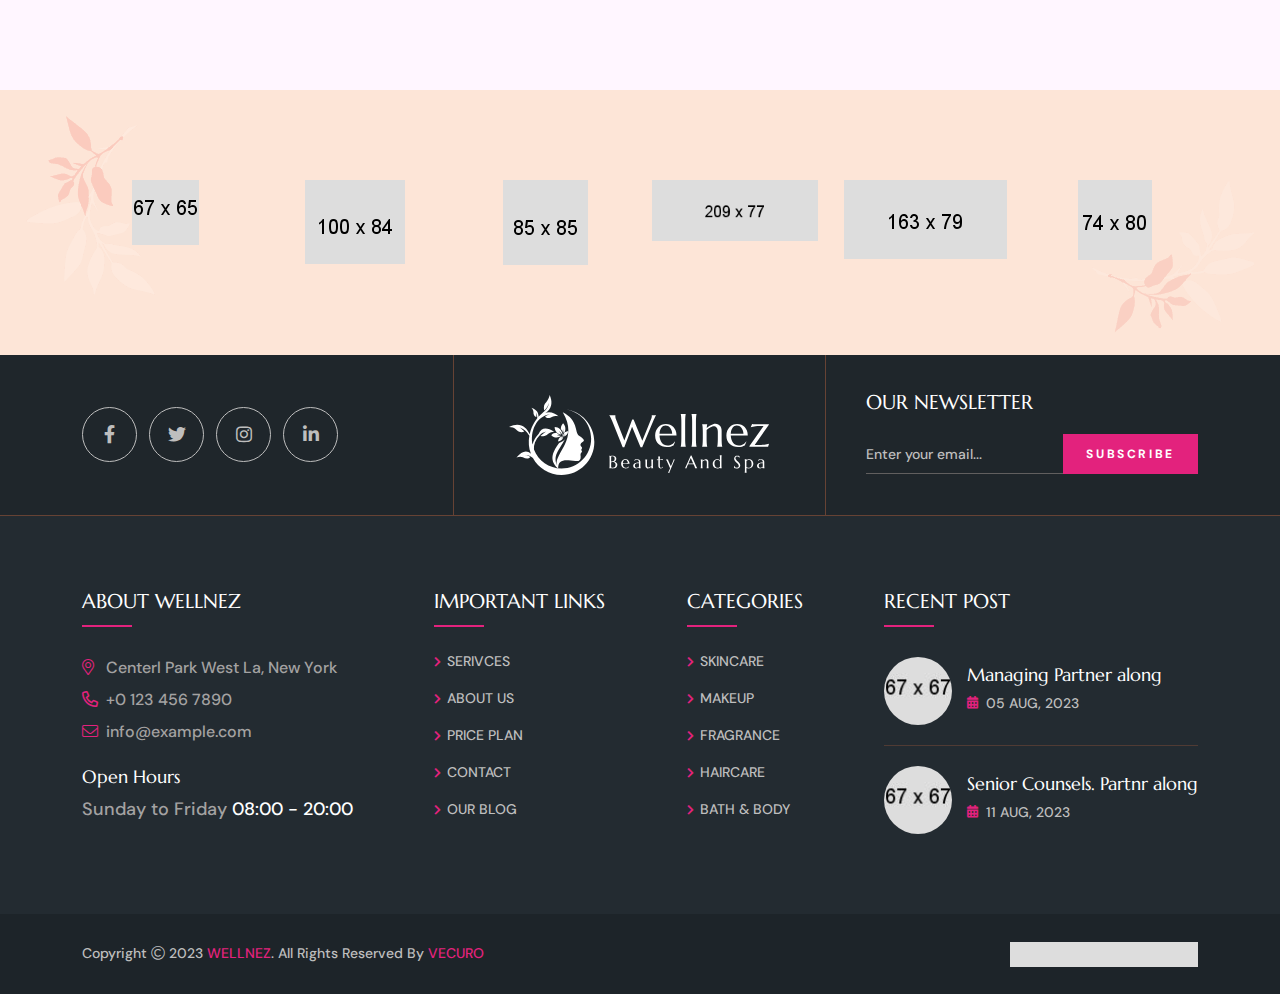
<file: gallery.html>
<!doctype html>
<html class="no-js" lang="zxx">

<head>
    <meta charset="utf-8">
    <meta http-equiv="x-ua-compatible" content="ie=edge">
    <title>Wellnez - Spa Beauty & Wellness Salon HTML5 Template - Portfolio</title>
    <meta name="author" content="Vecuro">
    <meta name="description" content="Wellnez - Spa Beauty & Wellness Salon HTML5 Template">
    <meta name="keywords" content="beauty, beauty salon, beauty shop, beauty spa, cosmetics, hairdresser, health, lifestyle, massage, salon, spa, spa booking, wellness, wellness template, yoga">
    <meta name="robots" content="INDEX,FOLLOW">

    <!-- Mobile Specific Metas -->
    <meta name="viewport" content="width=device-width, initial-scale=1, shrink-to-fit=no">

    <!-- Favicons - Place favicon.ico in the root directory -->
    <link rel="shortcut icon" href="assets/img/favicon.ico" type="image/x-icon">
    <link rel="icon" href="assets/img/favicon.ico" type="image/x-icon">

    <!--==============================
	  Google Fonts
	============================== -->
    <link rel="preconnect" href="https://fonts.googleapis.com">
    <link rel="preconnect" href="https://fonts.gstatic.com" crossorigin>
    <link href="https://fonts.googleapis.com/css2?family=DM+Sans:wght@400;500;700&family=Marcellus&display=swap" rel="stylesheet">


    <!--==============================
	    All CSS File
	============================== -->
    <!-- Bootstrap -->
    <link rel="stylesheet" href="assets/css/bootstrap.min.css">
    <!-- <link rel="stylesheet" href="assets/css/app.min.css"> -->
    <!-- Fontawesome Icon -->
    <link rel="stylesheet" href="assets/css/fontawesome.min.css">
    <!-- Layerslider -->
    <link rel="stylesheet" href="assets/css/layerslider.min.css">
    <!-- jQuery DatePicker -->
    <link rel="stylesheet" href="assets/css/jquery.datetimepicker.min.css">
    <!-- Magnific Popup -->
    <link rel="stylesheet" href="assets/css/magnific-popup.min.css">
    <!-- Slick Slider -->
    <link rel="stylesheet" href="assets/css/slick.min.css">
    <!-- Theme Custom CSS -->
    <link rel="stylesheet" href="assets/css/style.css">

</head>


<body>


    <!--[if lte IE 9]>
    	<p class="browserupgrade">You are using an <strong>outdated</strong> browser. Please <a href="https://browsehappy.com/">upgrade your browser</a> to improve your experience and security.</p>
  <![endif]-->



    <!--********************************
   		Code Start From Here 
	******************************** -->




    <!--==============================
     Preloader
  ==============================-->
    <div class="preloader  ">
        <button class="vs-btn preloaderCls">Cancel Preloader </button>
        <div class="preloader-inner">
            <div class="loader"></div>
        </div>
    </div><!--==============================
    Mobile Menu
  ============================== -->
    <div class="vs-menu-wrapper">
        <div class="vs-menu-area text-center">
            <button class="vs-menu-toggle"><i class="fal fa-times"></i></button>
            <div class="mobile-logo">
                <a href="index.html"><img src="assets/img/logo.svg" alt="Wellnez"></a>
            </div>
            <div class="vs-mobile-menu">
                <ul>
                    <li class="menu-item-has-children">
                        <a href="index.html">Demos</a>
                        <ul class="sub-menu">
                            <li><a href="index.html">Demo Style 1</a></li>
                            <li><a href="index-2.html">Demo Style 2</a></li>
                            <li><a href="index-3.html">Demo Style 3</a></li>
                            <li><a href="index-4.html">Demo Style 4</a></li>
                            <li><a href="index-5.html">Demo Style 5</a></li>
                            <li><a href="index-6.html">Demo Style 6</a></li>
                            <li><a href="index-7.html">Demo Style 7<span class="new-label">New</span></a></li>
                            <li><a href="index-8.html">Demo Style 8<span class="new-label">New</span></a></li>
                            <li><a href="index-9.html">Demo Style 9<span class="new-label">New</span></a></li>
                            <li><a href="index-10.html">Demo Style 10<span class="new-label">New</span></a></li>
                        </ul>
                    </li>
                    <li>
                        <a href="about.html">About Us</a>
                    </li>
                    <li class="menu-item-has-children">
                        <a href="match.html">Service</a>
                        <ul class="sub-menu">
                            <li><a href="service.html">Services</a></li>
                            <li><a href="service-details.html">Service Details</a></li>
                        </ul>
                    </li>
                    <li class="menu-item-has-children">
                        <a href="blog.html">Blog</a>
                        <ul class="sub-menu">
                            <li><a href="blog.html">Blog One</a></li>
                            <li><a href="blog-2.html">Blog Two</a></li>
                            <li><a href="blog-details.html">Blog Details</a></li>
                        </ul>
                    </li>
                    <li class="menu-item-has-children">
                        <a href="#">Pages</a>
                        <ul class="sub-menu">
                            <li><a href="shop.html">Shop</a></li>
                            <li><a href="shop-details.html">Shop Details</a></li>
                            <li><a href="gallery.html">Portfolio</a></li>
                            <li><a href="gallery-details.html">Portfolio Details</a></li>
                            <li><a href="appointment.html">Appointment</a></li>
                            <li><a href="price-plan.html">Price Plan</a></li>
                            <li><a href="contact.html">Contact Us</a></li>
                            <li><a href="error.html">Error Page</a></li>
                        </ul>
                    </li>
                    <li>
                        <a href="contact.html">Contact Us</a>
                    </li>
                </ul>
            </div>
        </div>
    </div><!--==============================
    Sidemenu
============================== -->
    <div class="sidemenu-wrapper d-none d-lg-block  ">
        <div class="sidemenu-content">
            <button class="closeButton sideMenuCls"><i class="far fa-times"></i></button>
            <div class="widget  ">
                <div class="footer-logo">
                    <img src="assets/img/logo.svg" alt="logo">
                </div>
                <div class="info-media1">
                    <div class="media-icon"><i class="fal fa-map-marker-alt"></i></div>
                    <span class="media-label">Centerl Park West La, New York</span>
                </div>
                <div class="info-media1">
                    <div class="media-icon"><i class="far fa-phone-alt "></i></div>
                    <span class="media-label"><a href="tel:+01234567890" class="text-inherit">+0 123 456 7890</a></span>
                </div>
                <div class="info-media1">
                    <div class="media-icon"><i class="fal fa-envelope"></i></div>
                    <span class="media-label"><a class="text-inherit" href="mailto:info@example.com">info@example.com</a></span>
                </div>
            </div>
            <div class="widget  ">
                <h3 class="widget_title">Latest post</h3>
                <div class="recent-post-wrap">
                    <div class="recent-post">
                        <div class="media-img">
                            <a href="blog-details.html"><img src="assets/img/widget/recent-post-1-1.jpg" alt="Blog Image"></a>
                        </div>
                        <div class="media-body">
                            <h4 class="post-title"><a class="text-inherit" href="blog-details.html">Skinscent Experience Oskarsson</a></h4>
                            <div class="recent-post-meta">
                                <a href="blog.html"><i class="fas fa-calendar-alt"></i>march 10, 2023</a>
                            </div>
                        </div>
                    </div>
                    <div class="recent-post">
                        <div class="media-img">
                            <a href="blog-details.html"><img src="assets/img/widget/recent-post-1-2.jpg" alt="Blog Image"></a>
                        </div>
                        <div class="media-body">
                            <h4 class="post-title"><a class="text-inherit" href="blog-details.html">Lorem ipsum is placeholder recent popular</a></h4>
                            <div class="recent-post-meta">
                                <a href="blog.html"><i class="fas fa-calendar-alt"></i>Augest 10, 2023</a>
                            </div>
                        </div>
                    </div>
                    <div class="recent-post">
                        <div class="media-img">
                            <a href="blog-details.html"><img src="assets/img/widget/recent-post-1-3.jpg" alt="Blog Image"></a>
                        </div>
                        <div class="media-body">
                            <h4 class="post-title"><a class="text-inherit" href="blog-details.html">From its medieval origins health custom</a></h4>
                            <div class="recent-post-meta">
                                <a href="blog.html"><i class="fas fa-calendar-alt"></i>July 11, 2023</a>
                            </div>
                        </div>
                    </div>
                    <div class="recent-post">
                        <div class="media-img">
                            <a href="blog-details.html"><img src="assets/img/widget/recent-post-1-4.jpg" alt="Blog Image"></a>
                        </div>
                        <div class="media-body">
                            <h4 class="post-title"><a class="text-inherit" href="blog-details.html">Letraset's dry-transfer sheets later</a></h4>
                            <div class="recent-post-meta">
                                <a href="blog.html"><i class="fas fa-calendar-alt"></i>March 05, 2023</a>
                            </div>
                        </div>
                    </div>
                </div>
            </div>
        </div>
    </div><!--==============================
    Popup Search Box
    ============================== -->
    <div class="popup-search-box d-none d-lg-block  ">
        <button class="searchClose"><i class="fal fa-times"></i></button>
        <form action="#">
            <input type="text" class="border-theme" placeholder="What are you looking for">
            <button type="submit"><i class="fal fa-search"></i></button>
        </form>
    </div>
    <!--==============================
    Header Area
    ==============================-->
    <header class="vs-header header-layout3">
        <div class="header-top">
            <div class="container">
                <div class="row justify-content-center justify-content-md-between align-items-center">
                    <div class="col-auto text-center py-2 py-md-0">
                        <div class="header-links style-white">
                            <ul>
                                <li class="d-none d-xxl-inline-block"><i class="far fa-map-marker-alt"></i>121 King St. Melbourne VIC 3000, Australia</li>
                                <li><i class="far fa-phone-alt"></i><a href="tel:+25632542598">(+256) 3254 2598</a></li>
                                <li><i class="far fa-envelope"></i><a href="mailto:example@Wellnez.com">example@Wellnez.com</a></li>
                            </ul>
                        </div>
                    </div>
                    <div class="col-auto d-none d-md-block">
                        <div class="social-style1">
                            <a href="#"><i class="fab fa-facebook-f"></i></a>
                            <a href="#"><i class="fab fa-twitter"></i></a>
                            <a href="#"><i class="fab fa-instagram"></i></a>
                            <a href="#"><i class="fab fa-google"></i></a>
                            <a href="#"><i class="fab fa-linkedin-in"></i></a>
                        </div>
                    </div>
                </div>
            </div>
        </div>
        <div class="sticky-wrap">
            <div class="sticky-active">
                <div class="container">
                    <div class="row justify-content-between align-items-center gx-60">
                        <div class="col">
                            <div class="header-logo">
                                <a href="index.html"><img src="assets/img/logo.svg" alt="logo"></a>
                            </div>
                        </div>
                        <div class="col-auto">
                            <nav class="main-menu menu-style1 d-none d-lg-block">
                                <ul>
                                    <li class="menu-item-has-children mega-menu-wrap">
                                        <a href="index.html">Demos</a>
                                        <ul class="menu-pages">
                                            <li>
                                                <a href="index.html">
                                                    <img src="assets/img/pages/index.jpg" alt="image">
                                                    Demo Style 1
                                                </a>
                                            </li>
                                            <li>
                                                <a href="index-2.html">
                                                    <img src="assets/img/pages/index-2.jpg" alt="image">
                                                    Demo Style 2
                                                </a>
                                            </li>
                                            <li>
                                                <a href="index-3.html">
                                                    <img src="assets/img/pages/index-3.jpg" alt="image">
                                                    Demo Style 3
                                                </a>
                                            </li>
                                            <li>
                                                <a href="index-4.html">
                                                    <img src="assets/img/pages/index-4.jpg" alt="image">
                                                    Demo Style 4
                                                </a>
                                            </li>
                                            <li>
                                                <a href="index-5.html">
                                                    <img src="assets/img/pages/index-5.jpg" alt="image">
                                                    Demo Style 5
                                                </a>
                                            </li>
                                            <li>
                                                <a href="index-6.html">
                                                    <img src="assets/img/pages/index-6.jpg" alt="image">
                                                    Demo Style 6
                                                </a>
                                            </li>
                                            <li>
                                                <a href="index-7.html">
                                                    <img src="assets/img/pages/index-7.jpg" alt="image">
                                                    Demo Style 7 <span class="new-label">New</span>
                                                </a>
                                            </li>
                                            <li>
                                                <a href="index-8.html">
                                                    <img src="assets/img/pages/index-8.jpg" alt="image">
                                                    Demo Style 8 <span class="new-label">New</span>
                                                </a>
                                            </li>
                                            <li>
                                                <a href="index-9.html">
                                                    <img src="assets/img/pages/index-9.jpg" alt="image">
                                                    Demo Style 9 <span class="new-label">New</span>
                                                </a>
                                            </li>
                                            <li>
                                                <a href="index-10.html">
                                                    <img src="assets/img/pages/index-10.jpg" alt="image">
                                                    Demo Style 10 <span class="new-label">New</span>
                                                </a>
                                            </li>
                                            <li>
                                                <a href="javascript:void(0)">
                                                    <img src="assets/img/pages/index-11.jpg" alt="image">
                                                    Demo Style 11 <span class="new-label">New</span>
                                                </a>
                                            </li>
                                            <li>
                                                <a href="javascript:void(0)">
                                                    <img src="assets/img/pages/index-12.jpg" alt="image">
                                                    Demo Style 12 <span class="new-label">New</span>
                                                </a>
                                            </li>
                                        </ul>
                                    </li>
                                    <li>
                                        <a href="about.html">About Us</a>
                                    </li>
                                    <li class="menu-item-has-children">
                                        <a href="match.html">Service</a>
                                        <ul class="sub-menu">
                                            <li><a href="service.html">Services</a></li>
                                            <li><a href="service-details.html">Service Details</a></li>
                                        </ul>
                                    </li>
                                    <li class="menu-item-has-children">
                                        <a href="blog.html">Blog</a>
                                        <ul class="sub-menu">
                                            <li><a href="blog.html">Blog One</a></li>
                                            <li><a href="blog-2.html">Blog Two</a></li>
                                            <li><a href="blog-details.html">Blog Details</a></li>
                                        </ul>
                                    </li>
                                    <li class="menu-item-has-children mega-menu-wrap">
                                        <a href="#">Pages</a>
                                        <ul class="mega-menu">
                                            <li><a href="shop.html">Pagelist 1</a>
                                                <ul>
                                                    <li><a href="about.html">About Us</a></li>
                                                    <li><a href="blog.html">Blog One</a></li>
                                                    <li><a href="blog-2.html">Blog Two</a></li>
                                                    <li><a href="blog-details.html">Blog Details</a></li>
                                                </ul>
                                            </li>
                                            <li><a href="#">Pagelist 2</a>
                                                <ul>
                                                    <li><a href="appointment.html">Appointment</a></li>
                                                    <li><a href="price-plan.html">Price Plan</a></li>
                                                    <li><a href="service.html">Services</a></li>
                                                    <li><a href="service-details.html">Service Details</a></li>
                                                </ul>
                                            </li>
                                            <li><a href="#">Pagelist 3</a>
                                                <ul>
                                                    <li><a href="gallery.html">Portfolio</a></li>
                                                    <li><a href="gallery-details.html">Portfolio Details</a></li>
                                                    <li><a href="team.html">Team</a></li>
                                                    <li><a href="team-details.html">Team Details</a></li>
                                                </ul>
                                            </li>
                                            <li><a href="#">Pagelist 4</a>
                                                <ul>
                                                    <li><a href="shop.html">Shop</a></li>
                                                    <li><a href="shop-details.html">Shop Details</a></li>
                                                    <li><a href="contact.html">Contact Us</a></li>
                                                    <li><a href="error.html">Error Page</a></li>
                                                </ul>
                                            </li>
                                        </ul>
                                    </li>
                                    <li>
                                        <a href="contact.html">Contact Us</a>
                                    </li>
                                </ul>
                            </nav>
                        </div>
                        <div class="col-auto">
                            <div class="header-icons">
                                <button class="searchBoxTggler"><i class="far fa-search"></i></button>
                                <a href="contact.html" class="vs-btn style2 d-none d-xl-inline-block">Book</a>
                                <button class="bar-btn sideMenuToggler d-none d-xl-inline-block">
                                    <span class="bar"></span>
                                    <span class="bar"></span>
                                    <span class="bar"></span>
                                </button>
                                <button class="vs-menu-toggle d-inline-block d-lg-none" type="button"><i class="fal fa-bars"></i></button>
                            </div>
                        </div>
                    </div>
                </div>
            </div>
        </div>
    </header><!--==============================
    Breadcumb
============================== -->
    <div class="breadcumb-wrapper " data-bg-src="assets/img/breadcumb/breadcumb-bg-3.jpg">
        <div class="container z-index-common">
            <div class="breadcumb-content">
                <h1 class="breadcumb-title">Our <span class="inner-text">Portfolio</span></h1>
                <div class="breadcumb-menu-wrap">
                    <ul class="breadcumb-menu">
                        <li><a href="index.html">Home</a></li>
                        <li>Our <span class="inner-text">Portfolio</span></li>
                    </ul>
                </div>
            </div>
        </div>
    </div><!--==============================
    Gallery Area
    ==============================-->
    <section class=" space">
        <div class="container">
            <div class="row gy-gx filter-active">

                <div class="col-md-6 col-xxl-auto filter-item">
                    <div class="gallery-style1">
                        <div class="gallery-img">
                            <img src="assets/img/gallery/gal-4-1.jpg" alt="Gallery Image" class="w-100">
                        </div>
                        <div class="gallery-shape" data-overlay="white" data-opacity="9"></div>
                        <div class="gallery-content">
                            <a href="assets/img/gallery/gal-4-1.jpg" class="gallery-btn popup-image"><i class="fal fa-plus"></i></a>
                            <h3 class="gallery-title"><a href="gallery-details.html" class="text-inherit">Thai Massage</a></h3>
                            <span class="gallery-tag">Massage</span>
                        </div>
                    </div>
                </div>
                <div class="col-md-6 col-xxl-auto filter-item">
                    <div class="gallery-style1">
                        <div class="gallery-img">
                            <img src="assets/img/gallery/gal-4-2.jpg" alt="Gallery Image" class="w-100">
                        </div>
                        <div class="gallery-shape" data-overlay="white" data-opacity="9"></div>
                        <div class="gallery-content">
                            <a href="assets/img/gallery/gal-4-2.jpg" class="gallery-btn popup-image"><i class="fal fa-plus"></i></a>
                            <h3 class="gallery-title"><a href="service-details.html" class="text-inherit">Body Massage</a></h3>
                            <span class="gallery-tag">Beauty</span>
                        </div>
                    </div>
                </div>
                <div class="col-md-6 col-xxl-auto filter-item">
                    <div class="gallery-style1">
                        <div class="gallery-img">
                            <img src="assets/img/gallery/gal-4-3.jpg" alt="Gallery Image" class="w-100">
                        </div>
                        <div class="gallery-shape" data-overlay="white" data-opacity="9"></div>
                        <div class="gallery-content">
                            <a href="assets/img/gallery/gal-4-3.jpg" class="gallery-btn popup-image"><i class="fal fa-plus"></i></a>
                            <h3 class="gallery-title"><a href="service-details.html" class="text-inherit">Skin Care</a></h3>
                            <span class="gallery-tag">Expert</span>
                        </div>
                    </div>
                </div>
                <div class="col-md-6 col-xxl-auto filter-item">
                    <div class="gallery-style1">
                        <div class="gallery-img">
                            <img src="assets/img/gallery/gal-4-4.jpg" alt="Gallery Image" class="w-100">
                        </div>
                        <div class="gallery-shape" data-overlay="white" data-opacity="9"></div>
                        <div class="gallery-content">
                            <a href="assets/img/gallery/gal-4-4.jpg" class="gallery-btn popup-image"><i class="fal fa-plus"></i></a>
                            <h3 class="gallery-title"><a href="service-details.html" class="text-inherit">Health Care</a></h3>
                            <span class="gallery-tag">Beauty</span>
                        </div>
                    </div>
                </div>
                <div class="col-md-6 col-xxl-auto filter-item">
                    <div class="gallery-style1">
                        <div class="gallery-img">
                            <img src="assets/img/gallery/gal-4-5.jpg" alt="Gallery Image" class="w-100">
                        </div>
                        <div class="gallery-shape" data-overlay="white" data-opacity="9"></div>
                        <div class="gallery-content">
                            <a href="assets/img/gallery/gal-4-5.jpg" class="gallery-btn popup-image"><i class="fal fa-plus"></i></a>
                            <h3 class="gallery-title"><a href="service-details.html" class="text-inherit">Face Care</a></h3>
                            <span class="gallery-tag">Lifestyle</span>
                        </div>
                    </div>
                </div>
                <div class="col-md-6 col-xxl-auto filter-item">
                    <div class="gallery-style1">
                        <div class="gallery-img">
                            <img src="assets/img/gallery/gal-4-6.jpg" alt="Gallery Image" class="w-100">
                        </div>
                        <div class="gallery-shape" data-overlay="white" data-opacity="9"></div>
                        <div class="gallery-content">
                            <a href="assets/img/gallery/gal-4-6.jpg" class="gallery-btn popup-image"><i class="fal fa-plus"></i></a>
                            <h3 class="gallery-title"><a href="service-details.html" class="text-inherit">Eye litelime</a></h3>
                            <span class="gallery-tag">Classic</span>
                        </div>
                    </div>
                </div>
                <div class="col-md-6 col-xxl-auto filter-item">
                    <div class="gallery-style1">
                        <div class="gallery-img">
                            <img src="assets/img/gallery/gal-4-7.jpg" alt="Gallery Image" class="w-100">
                        </div>
                        <div class="gallery-shape" data-overlay="white" data-opacity="9"></div>
                        <div class="gallery-content">
                            <a href="assets/img/gallery/gal-4-7.jpg" class="gallery-btn popup-image"><i class="fal fa-plus"></i></a>
                            <h3 class="gallery-title"><a href="service-details.html" class="text-inherit">Ruler Massage</a></h3>
                            <span class="gallery-tag">Queen</span>
                        </div>
                    </div>
                </div>
                <div class="col-md-6 col-xxl-auto filter-item">
                    <div class="gallery-style1">
                        <div class="gallery-img">
                            <img src="assets/img/gallery/gal-4-8.jpg" alt="Gallery Image" class="w-100">
                        </div>
                        <div class="gallery-shape" data-overlay="white" data-opacity="9"></div>
                        <div class="gallery-content">
                            <a href="assets/img/gallery/gal-4-8.jpg" class="gallery-btn popup-image"><i class="fal fa-plus"></i></a>
                            <h3 class="gallery-title"><a href="service-details.html" class="text-inherit">Nose Massage</a></h3>
                            <span class="gallery-tag">Massage</span>
                        </div>
                    </div>
                </div>

            </div>
        </div>
    </section><!--==============================
    Brand Partners
    ==============================-->
    <div class="bg-light-2 space-extra">
        <div class="shape-mockup jump-reverse-img d-none d-xl-block" data-left="2%" data-top="10%"><img src="assets/img/shape/b-s-1-3.png" alt="shape"></div>
        <div class="shape-mockup jump-img d-none d-xl-block" data-right="2%" data-bottom="8%"><img src="assets/img/shape/b-s-1-4.png" alt="shape"></div>
        <div class="container">
            <div class="row vs-carousel text-center" data-slide-show="6" data-lg-slide-show="4" data-md-slide-show="3" data-sm-slide-show="2" data-xs-slide-show="2">
                <div class="col-auto">
                    <img src="assets/img/brand/b-1-1.png" alt="brand">
                </div>
                <div class="col-auto">
                    <img src="assets/img/brand/b-1-2.png" alt="brand">
                </div>
                <div class="col-auto">
                    <img src="assets/img/brand/b-1-3.png" alt="brand">
                </div>
                <div class="col-auto">
                    <img src="assets/img/brand/b-1-4.png" alt="brand">
                </div>
                <div class="col-auto">
                    <img src="assets/img/brand/b-1-5.png" alt="brand">
                </div>
                <div class="col-auto">
                    <img src="assets/img/brand/b-1-6.png" alt="brand">
                </div>
                <div class="col-auto">
                    <img src="assets/img/brand/b-1-3.png" alt="brand">
                </div>
            </div>
        </div>
    </div><!--==============================
			Footer Area
	==============================-->
    <footer class="footer-wrapper footer-layout1">
        <div class="footer-top">
            <div class="container">
                <div class="row align-items-stretch">
                    <div class="col-md-4 d-none d-lg-flex">
                        <div class="social-style2">
                            <a href="#"><i class="fab fa-facebook-f"></i></a>
                            <a href="#"><i class="fab fa-twitter"></i></a>
                            <a href="#"><i class="fab fa-instagram"></i></a>
                            <a href="#"><i class="fab fa-linkedin-in"></i></a>
                        </div>
                    </div>
                    <div class="col-md-5 col-lg-4">
                        <div class="vs-logo">
                            <a href="index.html"><img src="assets/img/logo-2.svg" alt="logo"></a>
                        </div>
                    </div>
                    <div class="col-md-7 col-lg-4">
                        <form action="#" class="form-style1">
                            <h3 class="form-title">Our newsletter</h3>
                            <div class="form-group">
                                <input type="email" placeholder="Enter your email...">
                                <button class="vs-btn" type="submit">Subscribe</button>
                            </div>
                        </form>
                    </div>
                </div>
            </div>
        </div>
        <div class="widget-area">
            <div class="container">
                <div class="row justify-content-between">
                    <div class="col-md-6 col-xl-auto">
                        <div class="widget footer-widget">
                            <h3 class="widget_title">About Wellnez</h3>
                            <p class="footer-info"><i class="fal fa-map-marker-alt text-theme me-2"></i> Centerl Park West La, New York <br> <a href="tel:+01234567890" class="text-inherit"><i class="far fa-phone-alt text-theme me-2"></i>+0 123 456 7890</a> <br> <a class="text-inherit" href="mailto:info@example.com"><i class="fal fa-envelope text-theme me-2"></i>info@example.com</a> </p>
                            <h4 class="fs-22 mb-2">Open Hours</h4>
                            <p class="footer-time">Sunday to Friday <span class="time">08:00 - 20:00</span></p>
                        </div>
                    </div>
                    <div class="col-md-6 col-xl-auto">
                        <div class="widget widget_nav_menu  footer-widget">
                            <h3 class="widget_title">Important Links</h3>
                            <div class="menu-all-pages-container footer-menu">
                                <ul class="menu">
                                    <li><a href="service.html">Serivces</a></li>
                                    <li><a href="about.html">ABOUT US</a></li>
                                    <li><a href="price-plan.html">Price Plan</a></li>
                                    <li><a href="contact.html">CONTACT</a></li>
                                    <li><a href="blog.html">Our Blog</a></li>
                                </ul>
                            </div>
                        </div>
                    </div>
                    <div class="col-md-6 col-xl-auto">
                        <div class="widget widget_nav_menu  footer-widget">
                            <h3 class="widget_title">CATEGORIES</h3>
                            <div class="menu-all-pages-container footer-menu">
                                <ul class="menu">
                                    <li><a href="service.html">SKINCARE</a></li>
                                    <li><a href="service.html">MAKEUP</a></li>
                                    <li><a href="service.html">FRAGRANCE</a></li>
                                    <li><a href="service.html">HAIRCARE</a></li>
                                    <li><a href="service.html">BATH & BODY</a></li>
                                </ul>
                            </div>
                        </div>
                    </div>
                    <div class="col-md-6 col-xl-auto">
                        <div class="widget footer-widget">
                            <h3 class="widget_title">Recent Post</h3>
                            <div class="recent-post-wrap">
                                <div class="recent-post">
                                    <div class="media-img">
                                        <a href="blog-details.html"><img src="assets/img/widget/recent-post-2-1.jpg" alt="Blog Image"></a>
                                    </div>
                                    <div class="media-body">
                                        <h4 class="post-title"><a class="text-inherit" href="blog-details.html">Managing Partner along</a></h4>
                                        <div class="recent-post-meta">
                                            <a href="blog.html"><i class="fas fa-calendar-alt"></i>05 AUG, 2023</a>
                                        </div>
                                    </div>
                                </div>
                                <div class="recent-post">
                                    <div class="media-img">
                                        <a href="blog-details.html"><img src="assets/img/widget/recent-post-2-2.jpg" alt="Blog Image"></a>
                                    </div>
                                    <div class="media-body">
                                        <h4 class="post-title"><a class="text-inherit" href="blog-details.html">Senior Counsels. Partnr along</a></h4>
                                        <div class="recent-post-meta">
                                            <a href="blog.html"><i class="fas fa-calendar-alt"></i>11 AUG, 2023</a>
                                        </div>
                                    </div>
                                </div>
                            </div>
                        </div>
                    </div>
                </div>
            </div>
        </div>
        <div class="copyright-wrap">
            <div class="container">
                <div class="row justify-content-between align-items-center">
                    <div class="col-md-auto text-center">
                        <p class="copyright-text">Copyright <i class="fal fa-copyright"></i> 2023 <a href="index.html">Wellnez</a>. All Rights Reserved By <a href="https://themeforest.net/user/vecuro_themes">Vecuro</a></p>
                    </div>
                    <div class="col-auto d-none d-md-block">
                        <img src="assets/img/widget/cards.png" alt="cards">
                    </div>
                </div>
            </div>
        </div>
    </footer> <!-- Scroll To Top -->
    <a href="#" class="scrollToTop scroll-btn"><i class="far fa-arrow-up"></i></a>

    <!--********************************
			Code End  Here 
	******************************** -->

    <!--==============================
        All Js File
    ============================== -->
    <!-- Jquery -->
    <script src="assets/js/vendor/jquery-3.6.0.min.js"></script>
    <!-- jQuery UI -->
    <script src="assets/js/jquery-ui.min.js"></script>
    <!-- Slick Slider -->
    <script src="assets/js/slick.min.js"></script>
    <!-- <script src="assets/js/app.min.js"></script> -->

    <!-- Bootstrap -->
    <script src="assets/js/bootstrap.min.js"></script>
    <!-- Parallax Scroll -->
    <script src="assets/js/universal-parallax.min.js"></script>
    <!-- Wow.js Animation -->
    <script src="assets/js/wow.min.js"></script>
    <!-- jQuery Datepicker -->
    <script src="assets/js/jquery.datetimepicker.min.js"></script>
    <!-- Magnific Popup -->
    <script src="assets/js/jquery.magnific-popup.min.js"></script>
    <!-- Isotope Filter -->
    <script src="assets/js/imagesloaded.pkgd.min.js"></script>
    <script src="assets/js/isotope.pkgd.min.js"></script>
    <!-- Main Js File -->
    <script src="assets/js/main.js"></script>


</body>

</html>
</file>
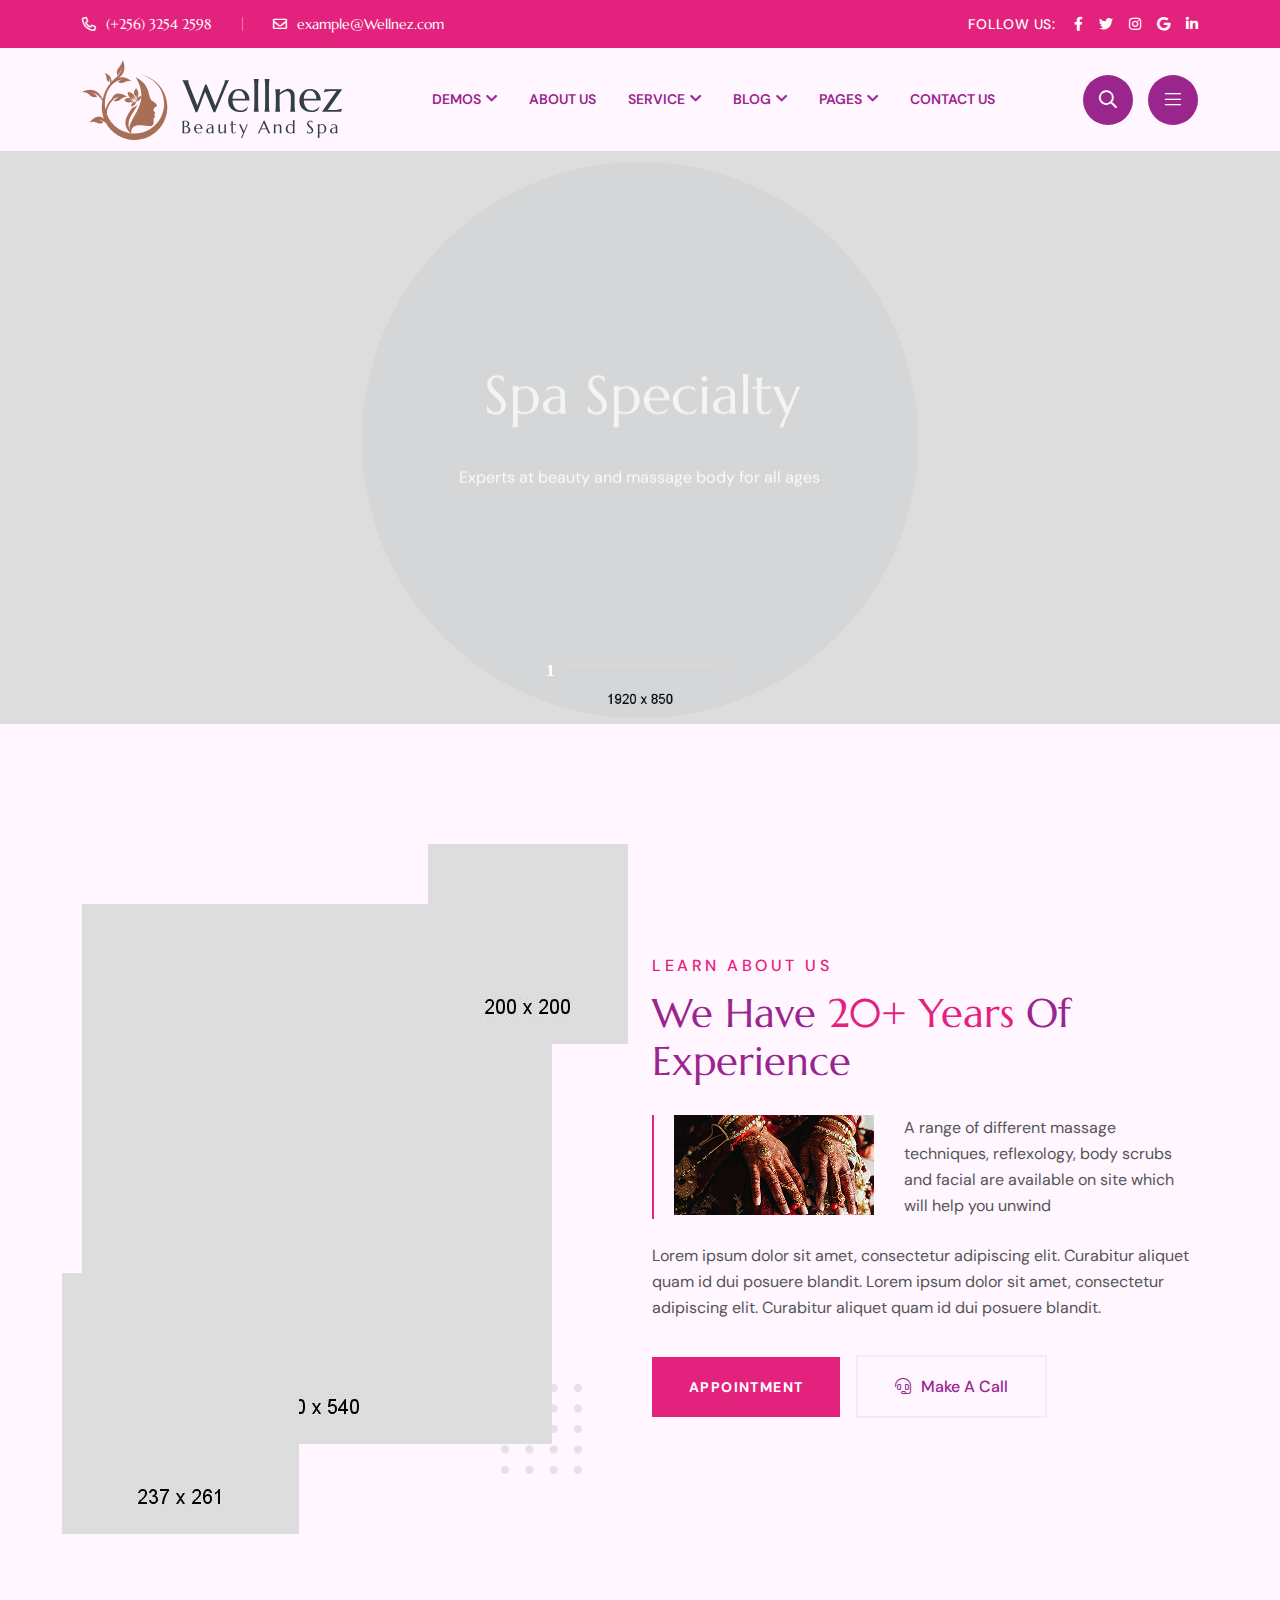
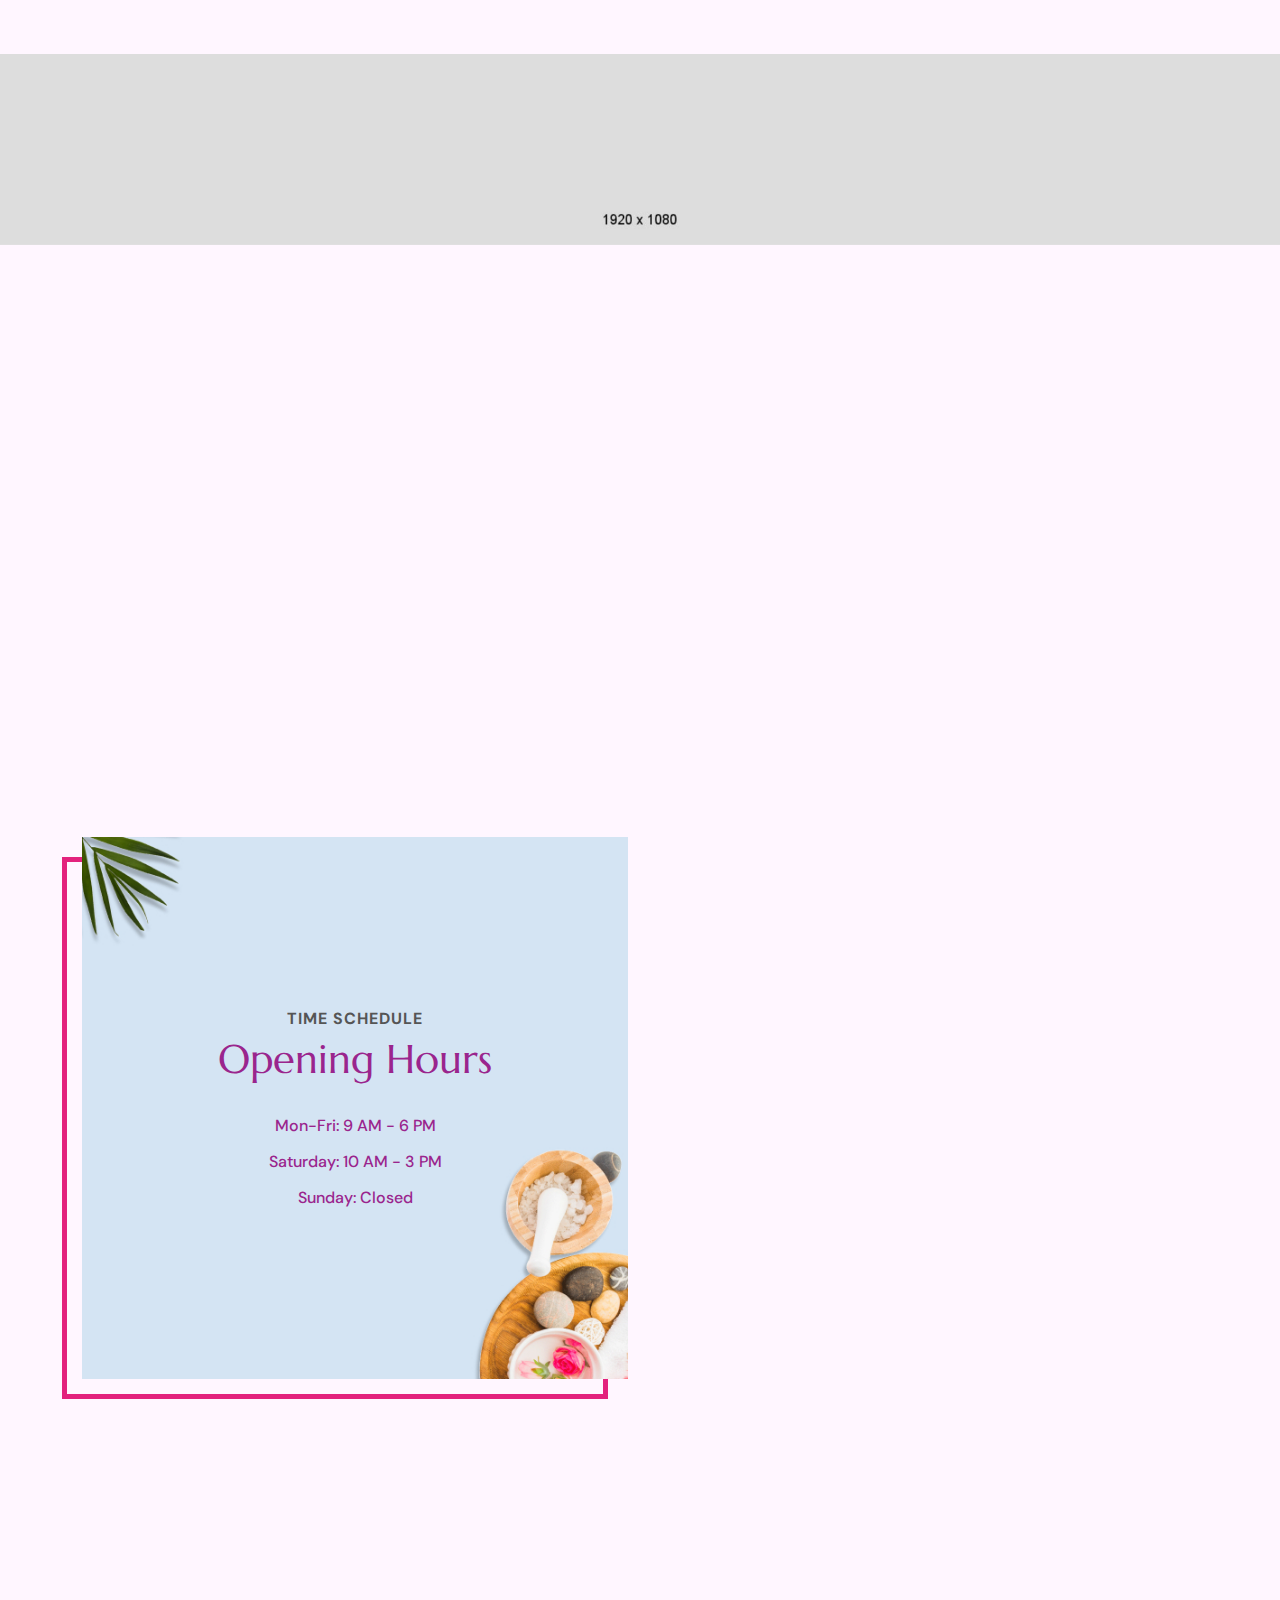
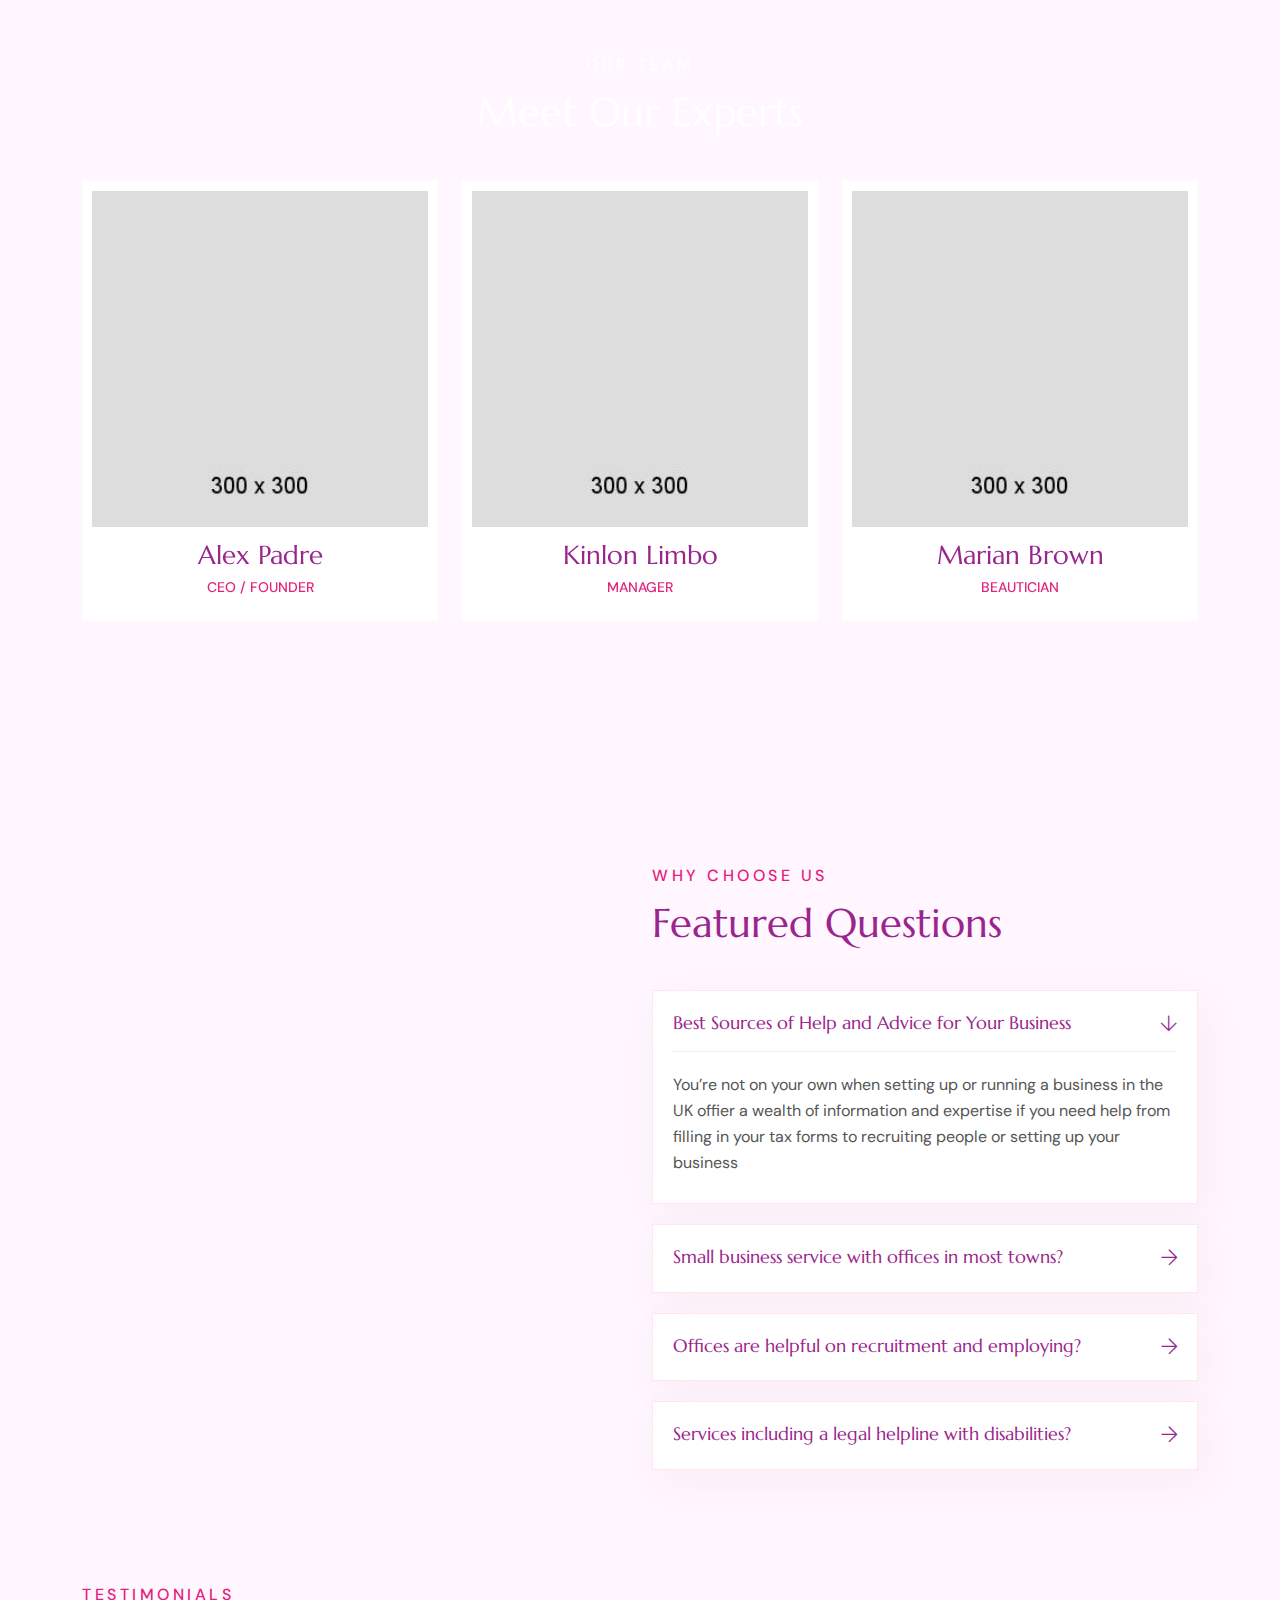
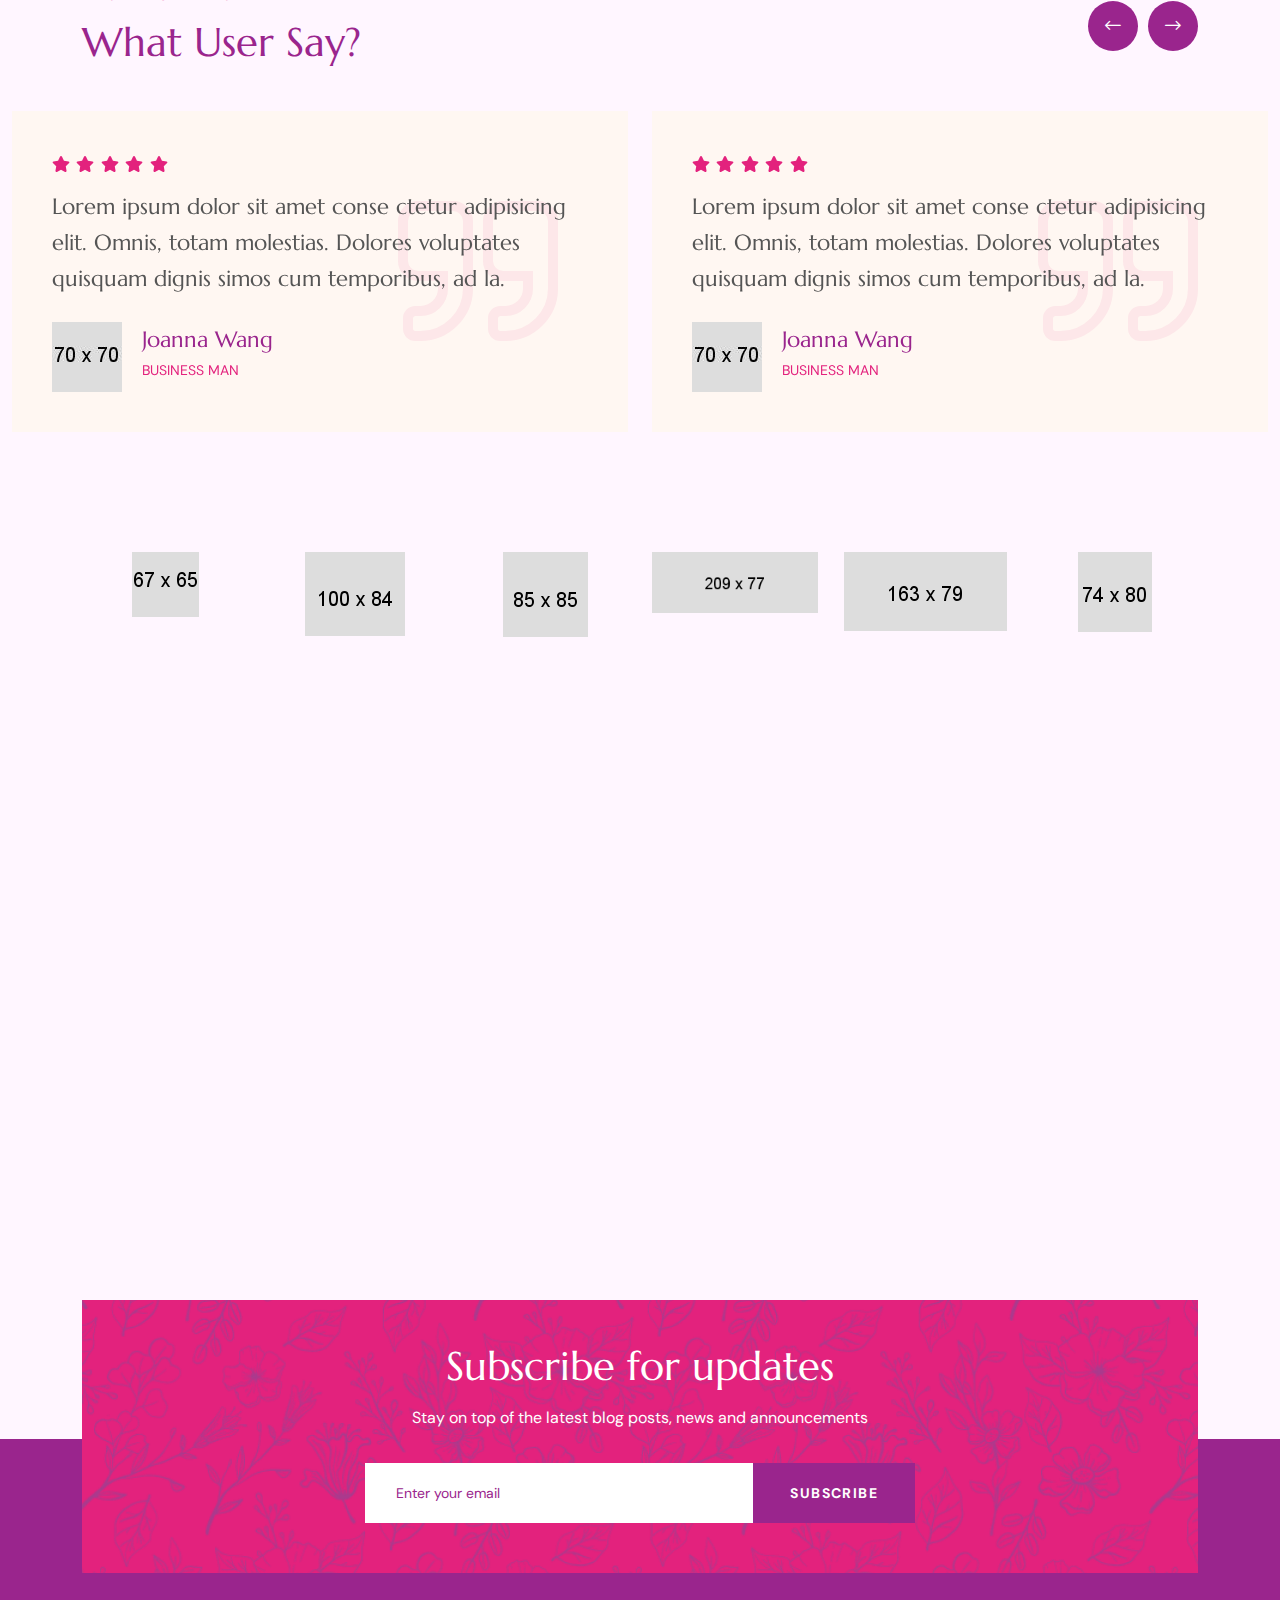
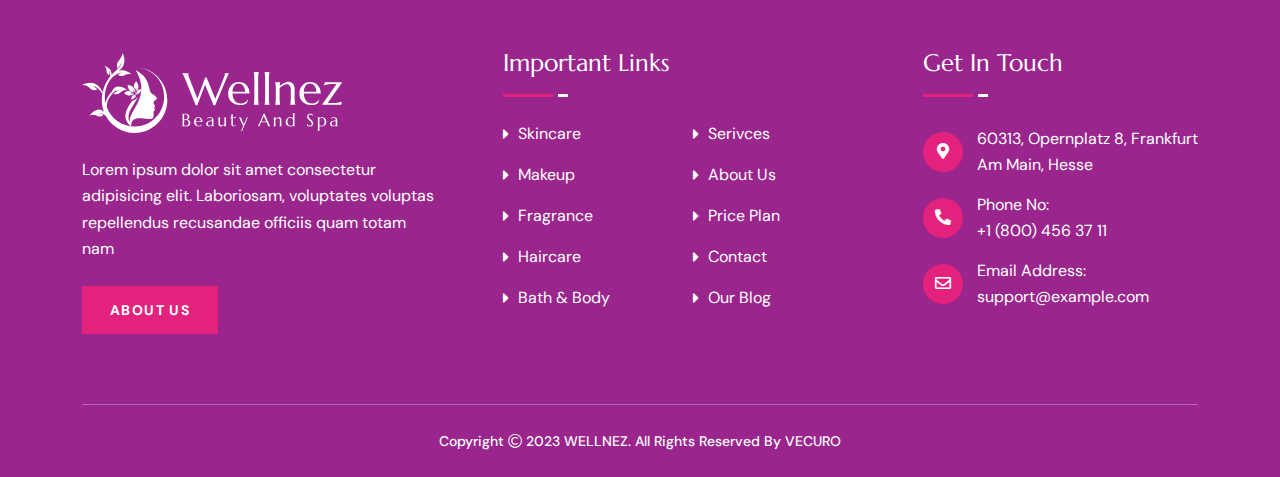
<file: index-10.html>
<!doctype html>
<html class="no-js" lang="zxx">

<head>
    <meta charset="utf-8">
    <meta http-equiv="x-ua-compatible" content="ie=edge">
    <title>Wellnez - Spa Beauty & Wellness Salon HTML5 Template - Home Ten</title>
    <meta name="author" content="Vecuro">
    <meta name="description" content="Wellnez - Spa Beauty & Wellness Salon HTML5 Template">
    <meta name="keywords" content="beauty, beauty salon, beauty shop, beauty spa, cosmetics, hairdresser, health, lifestyle, massage, salon, spa, spa booking, wellness, wellness template, yoga">
    <meta name="robots" content="INDEX,FOLLOW">

    <!-- Mobile Specific Metas -->
    <meta name="viewport" content="width=device-width, initial-scale=1, shrink-to-fit=no">

    <!-- Favicons - Place favicon.ico in the root directory -->
    <link rel="shortcut icon" href="assets/img/favicon.ico" type="image/x-icon">
    <link rel="icon" href="assets/img/favicon.ico" type="image/x-icon">

    <!--==============================
	  Google Fonts
	============================== -->
    <link rel="preconnect" href="https://fonts.googleapis.com">
    <link rel="preconnect" href="https://fonts.gstatic.com" crossorigin>
    <link href="https://fonts.googleapis.com/css2?family=DM+Sans:wght@400;500;700&family=Marcellus&display=swap" rel="stylesheet">


    <!--==============================
	    All CSS File
	============================== -->
    <!-- Bootstrap -->
    <link rel="stylesheet" href="assets/css/bootstrap.min.css">
    <!-- <link rel="stylesheet" href="assets/css/app.min.css"> -->
    <!-- Fontawesome Icon -->
    <link rel="stylesheet" href="assets/css/fontawesome.min.css">
    <!-- Layerslider -->
    <link rel="stylesheet" href="assets/css/layerslider.min.css">
    <!-- jQuery DatePicker -->
    <link rel="stylesheet" href="assets/css/jquery.datetimepicker.min.css">
    <!-- Magnific Popup -->
    <link rel="stylesheet" href="assets/css/magnific-popup.min.css">
    <!-- Slick Slider -->
    <link rel="stylesheet" href="assets/css/slick.min.css">
    <!-- Theme Custom CSS -->
    <link rel="stylesheet" href="assets/css/style.css">

</head>


<body>


    <!--[if lte IE 9]>
    	<p class="browserupgrade">You are using an <strong>outdated</strong> browser. Please <a href="https://browsehappy.com/">upgrade your browser</a> to improve your experience and security.</p>
  <![endif]-->



    <!--********************************
   		Code Start From Here 
	******************************** -->




    <!--==============================
     Preloader
  ==============================-->
    <div class="preloader  ">
        <button class="vs-btn preloaderCls">Cancel Preloader </button>
        <div class="preloader-inner">
            <div class="loader"></div>
        </div>
    </div><!--==============================
    Mobile Menu
  ============================== -->
    <div class="vs-menu-wrapper">
        <div class="vs-menu-area text-center">
            <button class="vs-menu-toggle"><i class="fal fa-times"></i></button>
            <div class="mobile-logo">
                <a href="index.html"><img src="assets/img/logo.svg" alt="Wellnez"></a>
            </div>
            <div class="vs-mobile-menu">
                <ul>
                    <li class="menu-item-has-children">
                        <a href="index.html">Demos</a>
                        <ul class="sub-menu">
                            <li><a href="index.html">Demo Style 1</a></li>
                            <li><a href="index-2.html">Demo Style 2</a></li>
                            <li><a href="index-3.html">Demo Style 3</a></li>
                            <li><a href="index-4.html">Demo Style 4</a></li>
                            <li><a href="index-5.html">Demo Style 5</a></li>
                            <li><a href="index-6.html">Demo Style 6</a></li>
                            <li><a href="index-7.html">Demo Style 7<span class="new-label">New</span></a></li>
                            <li><a href="index-8.html">Demo Style 8<span class="new-label">New</span></a></li>
                            <li><a href="index-9.html">Demo Style 9<span class="new-label">New</span></a></li>
                            <li><a href="index-10.html">Demo Style 10<span class="new-label">New</span></a></li>
                        </ul>
                    </li>
                    <li>
                        <a href="about.html">About Us</a>
                    </li>
                    <li class="menu-item-has-children">
                        <a href="match.html">Service</a>
                        <ul class="sub-menu">
                            <li><a href="service.html">Services</a></li>
                            <li><a href="service-details.html">Service Details</a></li>
                        </ul>
                    </li>
                    <li class="menu-item-has-children">
                        <a href="blog.html">Blog</a>
                        <ul class="sub-menu">
                            <li><a href="blog.html">Blog One</a></li>
                            <li><a href="blog-2.html">Blog Two</a></li>
                            <li><a href="blog-details.html">Blog Details</a></li>
                        </ul>
                    </li>
                    <li class="menu-item-has-children">
                        <a href="#">Pages</a>
                        <ul class="sub-menu">
                            <li><a href="shop.html">Shop</a></li>
                            <li><a href="shop-details.html">Shop Details</a></li>
                            <li><a href="gallery.html">Portfolio</a></li>
                            <li><a href="gallery-details.html">Portfolio Details</a></li>
                            <li><a href="appointment.html">Appointment</a></li>
                            <li><a href="price-plan.html">Price Plan</a></li>
                            <li><a href="contact.html">Contact Us</a></li>
                            <li><a href="error.html">Error Page</a></li>
                        </ul>
                    </li>
                    <li>
                        <a href="contact.html">Contact Us</a>
                    </li>
                </ul>
            </div>
        </div>
    </div><!--==============================
    Sidemenu
============================== -->
    <div class="sidemenu-wrapper d-none d-lg-block  ">
        <div class="sidemenu-content">
            <button class="closeButton sideMenuCls"><i class="far fa-times"></i></button>
            <div class="widget  ">
                <div class="footer-logo">
                    <img src="assets/img/logo.svg" alt="logo">
                </div>
                <div class="info-media1">
                    <div class="media-icon"><i class="fal fa-map-marker-alt"></i></div>
                    <span class="media-label">Centerl Park West La, New York</span>
                </div>
                <div class="info-media1">
                    <div class="media-icon"><i class="far fa-phone-alt "></i></div>
                    <span class="media-label"><a href="tel:+01234567890" class="text-inherit">+0 123 456 7890</a></span>
                </div>
                <div class="info-media1">
                    <div class="media-icon"><i class="fal fa-envelope"></i></div>
                    <span class="media-label"><a class="text-inherit" href="mailto:info@example.com">info@example.com</a></span>
                </div>
            </div>
            <div class="widget  ">
                <h3 class="widget_title">Latest post</h3>
                <div class="recent-post-wrap">
                    <div class="recent-post">
                        <div class="media-img">
                            <a href="blog-details.html"><img src="assets/img/widget/recent-post-1-1.jpg" alt="Blog Image"></a>
                        </div>
                        <div class="media-body">
                            <h4 class="post-title"><a class="text-inherit" href="blog-details.html">Skinscent Experience Oskarsson</a></h4>
                            <div class="recent-post-meta">
                                <a href="blog.html"><i class="fas fa-calendar-alt"></i>march 10, 2023</a>
                            </div>
                        </div>
                    </div>
                    <div class="recent-post">
                        <div class="media-img">
                            <a href="blog-details.html"><img src="assets/img/widget/recent-post-1-2.jpg" alt="Blog Image"></a>
                        </div>
                        <div class="media-body">
                            <h4 class="post-title"><a class="text-inherit" href="blog-details.html">Lorem ipsum is placeholder recent popular</a></h4>
                            <div class="recent-post-meta">
                                <a href="blog.html"><i class="fas fa-calendar-alt"></i>Augest 10, 2023</a>
                            </div>
                        </div>
                    </div>
                    <div class="recent-post">
                        <div class="media-img">
                            <a href="blog-details.html"><img src="assets/img/widget/recent-post-1-3.jpg" alt="Blog Image"></a>
                        </div>
                        <div class="media-body">
                            <h4 class="post-title"><a class="text-inherit" href="blog-details.html">From its medieval origins health custom</a></h4>
                            <div class="recent-post-meta">
                                <a href="blog.html"><i class="fas fa-calendar-alt"></i>July 11, 2023</a>
                            </div>
                        </div>
                    </div>
                    <div class="recent-post">
                        <div class="media-img">
                            <a href="blog-details.html"><img src="assets/img/widget/recent-post-1-4.jpg" alt="Blog Image"></a>
                        </div>
                        <div class="media-body">
                            <h4 class="post-title"><a class="text-inherit" href="blog-details.html">Letraset's dry-transfer sheets later</a></h4>
                            <div class="recent-post-meta">
                                <a href="blog.html"><i class="fas fa-calendar-alt"></i>March 05, 2023</a>
                            </div>
                        </div>
                    </div>
                </div>
            </div>
        </div>
    </div><!--==============================
    Popup Search Box
    ============================== -->
    <div class="popup-search-box d-none d-lg-block  ">
        <button class="searchClose"><i class="fal fa-times"></i></button>
        <form action="#">
            <input type="text" class="border-theme" placeholder="What are you looking for">
            <button type="submit"><i class="fal fa-search"></i></button>
        </form>
    </div>
    <!--==============================
    Header Area
    ==============================-->
    <header class="vs-header header-layout4">
        <div class="header-top">
            <div class="container">
                <div class="row justify-content-center justify-content-md-between align-items-center">
                    <div class="col-auto text-center py-2 py-md-0">
                        <div class="header-links style-white">
                            <ul>
                                <li class="d-none d-xxl-inline-block"><i class="far fa-map-marker-alt"></i>121 King St. Melbourne VIC 3000, Australia</li>
                                <li><i class="far fa-phone-alt"></i><a href="tel:+25632542598">(+256) 3254 2598</a></li>
                                <li><i class="far fa-envelope"></i><a href="mailto:example@Wellnez.com">example@Wellnez.com</a></li>
                            </ul>
                        </div>
                    </div>
                    <div class="col-auto d-none d-md-block">
                        <div class="social-style4">
                            <span class="social-title">Follow Us:</span>
                            <a href="#"><i class="fab fa-facebook-f"></i></a>
                            <a href="#"><i class="fab fa-twitter"></i></a>
                            <a href="#"><i class="fab fa-instagram"></i></a>
                            <a href="#"><i class="fab fa-google"></i></a>
                            <a href="#"><i class="fab fa-linkedin-in"></i></a>
                        </div>
                    </div>
                </div>
            </div>
        </div>
        <div class="sticky-wrap">
            <div class="sticky-active">
                <div class="container">
                    <div class="row justify-content-between align-items-center gx-60">
                        <div class="col-auto">
                            <div class="header-logo">
                                <a href="index.html"><img src="assets/img/logo.svg" alt="logo"></a>
                            </div>
                        </div>
                        <div class="col-auto">
                            <nav class="main-menu menu-style1 d-none d-lg-block">
                                <ul>
                                    <li class="menu-item-has-children mega-menu-wrap">
                                        <a href="index.html">Demos</a>
                                        <ul class="menu-pages">
                                            <li>
                                                <a href="index.html">
                                                    <img src="assets/img/pages/index.jpg" alt="image">
                                                    Demo Style 1
                                                </a>
                                            </li>
                                            <li>
                                                <a href="index-2.html">
                                                    <img src="assets/img/pages/index-2.jpg" alt="image">
                                                    Demo Style 2
                                                </a>
                                            </li>
                                            <li>
                                                <a href="index-3.html">
                                                    <img src="assets/img/pages/index-3.jpg" alt="image">
                                                    Demo Style 3
                                                </a>
                                            </li>
                                            <li>
                                                <a href="index-4.html">
                                                    <img src="assets/img/pages/index-4.jpg" alt="image">
                                                    Demo Style 4
                                                </a>
                                            </li>
                                            <li>
                                                <a href="index-5.html">
                                                    <img src="assets/img/pages/index-5.jpg" alt="image">
                                                    Demo Style 5
                                                </a>
                                            </li>
                                            <li>
                                                <a href="index-6.html">
                                                    <img src="assets/img/pages/index-6.jpg" alt="image">
                                                    Demo Style 6
                                                </a>
                                            </li>
                                            <li>
                                                <a href="index-7.html">
                                                    <img src="assets/img/pages/index-7.jpg" alt="image">
                                                    Demo Style 7 <span class="new-label">New</span>
                                                </a>
                                            </li>
                                            <li>
                                                <a href="index-8.html">
                                                    <img src="assets/img/pages/index-8.jpg" alt="image">
                                                    Demo Style 8 <span class="new-label">New</span>
                                                </a>
                                            </li>
                                            <li>
                                                <a href="index-9.html">
                                                    <img src="assets/img/pages/index-9.jpg" alt="image">
                                                    Demo Style 9 <span class="new-label">New</span>
                                                </a>
                                            </li>
                                            <li>
                                                <a href="index-10.html">
                                                    <img src="assets/img/pages/index-10.jpg" alt="image">
                                                    Demo Style 10 <span class="new-label">New</span>
                                                </a>
                                            </li>
                                            <li>
                                                <a href="javascript:void(0)">
                                                    <img src="assets/img/pages/index-11.jpg" alt="image">
                                                    Demo Style 11 <span class="new-label">New</span>
                                                </a>
                                            </li>
                                            <li>
                                                <a href="javascript:void(0)">
                                                    <img src="assets/img/pages/index-12.jpg" alt="image">
                                                    Demo Style 12 <span class="new-label">New</span>
                                                </a>
                                            </li>
                                        </ul>
                                    </li>
                                    <li>
                                        <a href="about.html">About Us</a>
                                    </li>
                                    <li class="menu-item-has-children">
                                        <a href="match.html">Service</a>
                                        <ul class="sub-menu">
                                            <li><a href="service.html">Services</a></li>
                                            <li><a href="service-details.html">Service Details</a></li>
                                        </ul>
                                    </li>
                                    <li class="menu-item-has-children">
                                        <a href="blog.html">Blog</a>
                                        <ul class="sub-menu">
                                            <li><a href="blog.html">Blog One</a></li>
                                            <li><a href="blog-2.html">Blog Two</a></li>
                                            <li><a href="blog-details.html">Blog Details</a></li>
                                        </ul>
                                    </li>
                                    <li class="menu-item-has-children mega-menu-wrap">
                                        <a href="#">Pages</a>
                                        <ul class="mega-menu">
                                            <li><a href="shop.html">Pagelist 1</a>
                                                <ul>
                                                    <li><a href="about.html">About Us</a></li>
                                                    <li><a href="blog.html">Blog One</a></li>
                                                    <li><a href="blog-2.html">Blog Two</a></li>
                                                    <li><a href="blog-details.html">Blog Details</a></li>
                                                </ul>
                                            </li>
                                            <li><a href="#">Pagelist 2</a>
                                                <ul>
                                                    <li><a href="appointment.html">Appointment</a></li>
                                                    <li><a href="price-plan.html">Price Plan</a></li>
                                                    <li><a href="service.html">Services</a></li>
                                                    <li><a href="service-details.html">Service Details</a></li>
                                                </ul>
                                            </li>
                                            <li><a href="#">Pagelist 3</a>
                                                <ul>
                                                    <li><a href="gallery.html">Portfolio</a></li>
                                                    <li><a href="gallery-details.html">Portfolio Details</a></li>
                                                    <li><a href="team.html">Team</a></li>
                                                    <li><a href="team-details.html">Team Details</a></li>
                                                </ul>
                                            </li>
                                            <li><a href="#">Pagelist 4</a>
                                                <ul>
                                                    <li><a href="shop.html">Shop</a></li>
                                                    <li><a href="shop-details.html">Shop Details</a></li>
                                                    <li><a href="contact.html">Contact Us</a></li>
                                                    <li><a href="error.html">Error Page</a></li>
                                                </ul>
                                            </li>
                                        </ul>
                                    </li>
                                    <li>
                                        <a href="contact.html">Contact Us</a>
                                    </li>
                                </ul>
                            </nav>
                        </div>
                        <div class="col-auto">
                            <div class="header-btns">
                                <button class="icon-btn style3 searchBoxTggler d-none d-sm-inline-block"><i class="far fa-search"></i></button>
                                <button class="icon-btn style3 sideMenuToggler d-none d-xl-inline-block"><i class="fal fa-bars"></i></button>
                                <button class="vs-menu-toggle d-inline-block d-lg-none" type="button"><i class="fal fa-bars"></i></button>
                            </div>
                        </div>
                    </div>
                </div>
            </div>
        </div>
    </header><!--==============================
      Hero Area
    ==============================-->
    <section class="vs-hero-wrapper bg-hero-light  ">
        <div class="vs-hero-carousel" data-height="850" data-container="1900" data-slidertype="responsive">


            <!-- Slide 1-->
            <div class="ls-slide" data-ls="duration:12000; transition2d:5; kenburnszoom:in; kenburnsscale:1.1;">
                <img width="1920" height="850" src="assets/img/hero/hero-9-1-5.jpg" class="ls-bg" alt="" decoding="async">
                <p style="top:16px; left:50%; background-size:inherit; background-position:inherit; font-size:24px; width:825px; height:825px; border-radius:100%; background-color:rgba(18, 31, 56, 0.5);" class="ls-l hero-morp ls-hide-tablet ls-hide-phone ls-text-layer" data-ls="static:forever; position:relative;"></p>
                <p style="top:-77px; left:50%; background-size:inherit; background-position:inherit; font-size:24px; width:1000px; height:1000px; border-radius:100%; background-color:rgba(18, 30, 56, 0.5);" class="ls-l hero-morp ls-hide-desktop ls-hide-phone ls-text-layer" data-ls="static:forever; position:relative;"></p>
                <p style="top:-204px; left:50%; background-size:inherit; background-position:inherit; font-size:24px; width:1200px; height:1200px; border-radius:100%; background-color:rgba(18, 30, 56, 0.5);" class="ls-l hero-morp ls-hide-desktop ls-hide-tablet ls-text-layer" data-ls="static:forever; position:relative;"></p>
                <p style="top:770px; left:50%; background-size:inherit; background-position:inherit; width:230px; height:1px; background-color:#a0a0a0;" class="ls-l ls-hide-tablet ls-hide-phone ls-text-layer" data-ls="static:forever; position:relative;"></p>
                <p style="top:752px; left:1080px; font-weight:600; background-size:inherit; background-position:inherit; font-size:26px; font-family:Syne; color:#fff;" class="ls-l ls-hide-tablet ls-hide-phone ls-text-layer" data-ls="static:forever; position:relative;">3</p>
                <p style="top:755px; left:810px; font-weight:600; background-size:inherit; background-position:inherit; font-size:26px; font-family:Syne; color:#fff;" class="ls-l ls-hide-tablet ls-hide-phone ls-text-layer" data-ls="fadein:false; fadeout:false; position:relative;">1</p>
                <span style="top:770px; left:50%; background-size:inherit; background-position:inherit; width:230px; height:1px; z-index:800; background-color:#9a563a;" class="ls-l ls-hide-tablet ls-hide-phone ls-button-layer" data-ls="durationin:11900; fadein:false; scalexin:0; transformoriginin:0% 50% 0; position:relative;"></span>
                <h1 style="top:240px; left:50%; background-size:inherit; background-position:inherit; font-size:80px; color:#fff; font-family:'Marcellus', serif;" class="ls-l ls-hide-tablet ls-hide-phone ls-text-layer" data-ls="offsetyin:-100; durationin:1500; delayin:400; easingin:easeOutQuint; offsetyout:-100; easingout:easeOutQuint; position:relative;">
                    Skincare Inspires
                </h1>
                <h1 style="top:340px; left:50%; background-size:inherit; background-position:inherit; font-size:80px; color:#fff; font-family:'Marcellus', serif;" class="ls-l ls-hide-tablet ls-hide-phone ls-text-layer" data-ls="offsetyin:-100; durationin:1500; easingin:easeOutQuint; offsetyout:-100; easingout:easeOutQuint; position:relative;">
                    Spa Specialty
                </h1>
                <p style="top:456px; left:50%; background-size:inherit; background-position:inherit; font-size:24px; font-family:'DM Sans', sans-serif; color:#fff;" class="ls-l ls-hide-tablet ls-hide-phone ls-text-layer" data-ls="offsetyin:100; easingin:easeOutQuint; offsetyout:100; easingout:easeOutQuint; position:relative;">Experts at beauty and massage body for all ages</p>
                <a style="" class="ls-l ls-hide-tablet ls-hide-phone" href="service.html" target="_self" data-ls="offsetyin:100; delayin:500; easingin:easeOutQuint; offsetyout:100; easingout:easeOutQuint; hover:true; hoverdurationin:300; hovereasingin:easeOutQuint; hoverbgcolor:#fff; hovercolor:#000; position:relative;"><span style="top:526px; left:50%; text-align:center; background-size:inherit; background-position:inherit; padding-top:0px; padding-right:50px; padding-bottom:0px; padding-left:50px; font-size:16px; color:#fff; border-radius:9999px; font-family:'DM Sans', sans-serif; line-height:70px; background-color:#9a563a; letter-spacing:3px;" class="ls-button-layer">EXPLORE SERVICES</span></a>
                <h1 style="top:173px; left:50%; background-size:inherit; background-position:inherit; font-size:100px; color:#fff; font-family:'Marcellus', serif;" class="ls-l ls-hide-desktop ls-hide-phone ls-text-layer" data-ls="offsetyin:-100; durationin:1500; delayin:400; easingin:easeOutQuint; offsetyout:-100; easingout:easeOutQuint; position:relative;">
                    Skincare Inspires
                </h1>
                <h1 style="top:295px; left:50%; background-size:inherit; background-position:inherit; font-size:100px; color:#fff; font-family:'Marcellus', serif;" class="ls-l ls-hide-desktop ls-hide-phone ls-text-layer" data-ls="offsetyin:-100; durationin:1500; easingin:easeOutQuint; offsetyout:-100; easingout:easeOutQuint; position:relative;">
                    Spa Specialty
                </h1>
                <p style="top:449px; left:50%; background-size:inherit; background-position:inherit; font-family:'DM Sans', sans-serif; color:#fff; letter-spacing:2px; font-size:35px;" class="ls-l ls-hide-desktop ls-hide-phone ls-text-layer" data-ls="offsetyin:100; easingin:easeOutQuint; offsetyout:100; easingout:easeOutQuint; position:relative;">Experts at beauty and massage body for all ages</p>
                <a style="" class="ls-l ls-hide-desktop ls-hide-phone" href="service.html" target="_self" data-ls="offsetyin:100; delayin:500; easingin:easeOutQuint; offsetyout:100; easingout:easeOutQuint; hover:true; hoverdurationin:300; hovereasingin:easeOutQuint; hoverbgcolor:#fff; hovercolor:#000; position:relative;"><span style="top:563px; left:50%; text-align:center; font-weight:400; background-size:inherit; background-position:inherit; padding-top:0px; padding-right:60px; padding-bottom:0px; padding-left:60px; font-size:26px; color:#fff; border-radius:9999px; font-family:'DM Sans', sans-serif; line-height:100px; letter-spacing:4px; background-color:#9a563a;" class="ls-button-layer">EXPLORE SERVICES</span></a>
                <h1 style="top:157px; left:50%; background-size:inherit; background-position:inherit; font-size:120px; color:#fff; font-family:'Marcellus', serif;" class="ls-l ls-hide-desktop ls-hide-tablet ls-text-layer" data-ls="offsetyin:-100; durationin:1500; delayin:400; easingin:easeOutQuint; offsetyout:-100; easingout:easeOutQuint; position:relative;">
                    Skincare Inspires
                </h1>
                <h1 style="top:304px; left:50%; background-size:inherit; background-position:inherit; font-size:120px; color:#fff; font-family:'Marcellus', serif;" class="ls-l ls-hide-desktop ls-hide-tablet ls-text-layer" data-ls="offsetyin:-100; durationin:1500; easingin:easeOutQuint; offsetyout:-100; easingout:easeOutQuint; position:relative;">
                    Spa Specialty
                </h1>
                <a style="" class="ls-l ls-hide-desktop ls-hide-tablet" href="service.html" target="_self" data-ls="offsetyin:100; delayin:500; easingin:easeOutQuint; offsetyout:100; easingout:easeOutQuint; hover:true; hoverdurationin:300; hovereasingin:easeOutQuint; hoverbgcolor:#fff; hovercolor:#000; position:relative;"><span style="top:540px; left:50%; text-align:center; font-weight:400; background-size:inherit; background-position:inherit; padding-top:0px; padding-right:90px; padding-bottom:0px; padding-left:90px; color:#fff; border-radius:9999px; font-family:'DM Sans', sans-serif; line-height:160px; font-size:58px; background-color:#9a563a; letter-spacing:8px;" class="ls-button-layer">EXPLORE SERVICES</span></a>
            </div>


            <!-- Slide 2-->
            <div class="ls-slide" data-ls="duration:12000; transition2d:5; kenburnszoom:out; kenburnsscale:1.1;">
                <img width="1920" height="850" src="assets/img/hero/hero-9-1-2.jpg" class="ls-bg" alt="bg" decoding="async">
                <p style="top:755px; left:810px; font-weight:600; background-size:inherit; background-position:inherit; font-size:26px; font-family:Syne; color:#fff;" class="ls-l ls-hide-tablet ls-hide-phone ls-text-layer" data-ls="fadein:false; fadeout:false; position:relative;">2</p>
                <span style="top:770px; left:50%; background-size:inherit; background-position:inherit; width:230px; height:1px; z-index:800; background-color:#9a563a;" class="ls-l ls-hide-tablet ls-hide-phone ls-button-layer" data-ls="durationin:11900; fadein:false; scalexin:0; transformoriginin:0% 50% 0; position:relative;"></span>
                <h1 style="top:240px; left:50%; background-size:inherit; background-position:inherit; font-size:80px; color:#fff; font-family:'Marcellus', serif;" class="ls-l ls-hide-tablet ls-hide-phone ls-text-layer" data-ls="offsetyin:-100; durationin:1500; delayin:400; easingin:easeOutQuint; offsetyout:-100; easingout:easeOutQuint; position:relative;">
                    Healing the Body
                </h1>
                <h1 style="top:340px; left:50%; background-size:inherit; background-position:inherit; font-size:80px; color:#fff; font-family:'Marcellus', serif;" class="ls-l ls-hide-tablet ls-hide-phone ls-text-layer" data-ls="offsetyin:-100; durationin:1500; easingin:easeOutQuint; offsetyout:-100; easingout:easeOutQuint; position:relative;">
                    &amp; Mind Spirit
                </h1>
                <p style="top:456px; left:50%; background-size:inherit; background-position:inherit; font-size:24px; font-family:'DM Sans', sans-serif; color:#fff;" class="ls-l ls-hide-tablet ls-hide-phone ls-text-layer" data-ls="offsetyin:100; easingin:easeOutQuint; offsetyout:100; easingout:easeOutQuint; position:relative;">Experts at beauty and massage body for all ages</p>
                <a style="" class="ls-l ls-hide-tablet ls-hide-phone" href="service.html" target="_self" data-ls="offsetyin:100; delayin:500; easingin:easeOutQuint; offsetyout:100; easingout:easeOutQuint; hover:true; hoverdurationin:300; hovereasingin:easeOutQuint; hoverbgcolor:#fff; hovercolor:#000; position:relative;"><span style="top:526px; left:50%; text-align:center; background-size:inherit; background-position:inherit; padding-top:0px; padding-right:50px; padding-bottom:0px; padding-left:50px; font-size:16px; color:#fff; border-radius:9999px; font-family:'DM Sans', sans-serif; line-height:70px; background-color:#9a563a; letter-spacing:3px;" class="ls-button-layer">EXPLORE SERVICES</span></a>
                <h1 style="top:173px; left:50%; background-size:inherit; background-position:inherit; font-size:100px; color:#fff; font-family:'Marcellus', serif;" class="ls-l ls-hide-desktop ls-hide-phone ls-text-layer" data-ls="offsetyin:-100; durationin:1500; delayin:400; easingin:easeOutQuint; offsetyout:-100; easingout:easeOutQuint; position:relative;">
                    Healing the Body
                </h1>
                <h1 style="top:295px; left:50%; background-size:inherit; background-position:inherit; font-size:100px; color:#fff; font-family:'Marcellus', serif;" class="ls-l ls-hide-desktop ls-hide-phone ls-text-layer" data-ls="offsetyin:-100; durationin:1500; easingin:easeOutQuint; offsetyout:-100; easingout:easeOutQuint; position:relative;">
                    &amp; Mind Spirit
                </h1>
                <p style="top:449px; left:50%; background-size:inherit; background-position:inherit; font-family:'DM Sans', sans-serif; color:#fff; letter-spacing:2px; font-size:35px;" class="ls-l ls-hide-desktop ls-hide-phone ls-text-layer" data-ls="offsetyin:100; easingin:easeOutQuint; offsetyout:100; easingout:easeOutQuint; position:relative;">Experts at beauty and massage body for all ages</p>
                <a style="" class="ls-l ls-hide-desktop ls-hide-phone" href="service.html" target="_self" data-ls="offsetyin:100; delayin:500; easingin:easeOutQuint; offsetyout:100; easingout:easeOutQuint; hover:true; hoverdurationin:300; hovereasingin:easeOutQuint; hoverbgcolor:#fff; hovercolor:#000; position:relative;"><span style="top:563px; left:50%; text-align:center; font-weight:400; background-size:inherit; background-position:inherit; padding-top:0px; padding-right:60px; padding-bottom:0px; padding-left:60px; font-size:26px; color:#fff; border-radius:9999px; font-family:'DM Sans', sans-serif; line-height:100px; letter-spacing:4px; background-color:#9a563a;" class="ls-button-layer">EXPLORE SERVICES</span></a>
                <h1 style="top:157px; left:50%; background-size:inherit; background-position:inherit; font-size:120px; color:#fff; font-family:'Marcellus', serif;" class="ls-l ls-hide-desktop ls-hide-tablet ls-text-layer" data-ls="offsetyin:-100; durationin:1500; delayin:400; easingin:easeOutQuint; offsetyout:-100; easingout:easeOutQuint; position:relative;">
                    Healing the Body
                </h1>
                <h1 style="top:304px; left:50%; background-size:inherit; background-position:inherit; font-size:120px; color:#fff; font-family:'Marcellus', serif;" class="ls-l ls-hide-desktop ls-hide-tablet ls-text-layer" data-ls="offsetyin:-100; durationin:1500; easingin:easeOutQuint; offsetyout:-100; easingout:easeOutQuint; position:relative;">
                    &amp; Mind Spirit
                </h1>
                <a style="" class="ls-l ls-hide-desktop ls-hide-tablet" href="service.html" target="_self" data-ls="offsetyin:100; delayin:500; easingin:easeOutQuint; offsetyout:100; easingout:easeOutQuint; hover:true; hoverdurationin:300; hovereasingin:easeOutQuint; hoverbgcolor:#fff; hovercolor:#000; position:relative;"><span style="top:540px; left:50%; text-align:center; font-weight:400; background-size:inherit; background-position:inherit; padding-top:0px; padding-right:90px; padding-bottom:0px; padding-left:90px; color:#fff; border-radius:9999px; font-family:'DM Sans', sans-serif; line-height:160px; font-size:58px; background-color:#9a563a; letter-spacing:8px;" class="ls-button-layer">EXPLORE SERVICES</span></a>
            </div>


            <!-- Slide 3-->
            <div class="ls-slide" data-ls="duration:12000; transition2d:5; kenburnszoom:in; kenburnsscale:1.1;">
                <img width="1920" height="850" src="assets/img/hero/hero-9-1-1.jpg" class="ls-bg" alt="" decoding="async">
                <p style="top:755px; left:810px; font-weight:600; background-size:inherit; background-position:inherit; font-size:26px; font-family:Syne; color:#fff;" class="ls-l ls-hide-tablet ls-hide-phone ls-text-layer" data-ls="fadein:false; fadeout:false; position:relative;">2</p>
                <span style="top:770px; left:50%; background-size:inherit; background-position:inherit; width:230px; height:1px; z-index:800; background-color:#9a563a;" class="ls-l ls-hide-tablet ls-hide-phone ls-button-layer" data-ls="durationin:11900; fadein:false; scalexin:0; transformoriginin:0% 50% 0; position:relative;"></span>
                <h1 style="top:240px; left:50%; background-size:inherit; background-position:inherit; font-size:80px; color:#fff; font-family:'Marcellus', serif;" class="ls-l ls-hide-tablet ls-hide-phone ls-text-layer" data-ls="offsetyin:-100; durationin:1500; delayin:400; easingin:easeOutQuint; offsetyout:-100; easingout:easeOutQuint; position:relative;">
                    Best Beauty And
                </h1>
                <h1 style="top:340px; left:50%; background-size:inherit; background-position:inherit; font-size:80px; color:#fff; font-family:'Marcellus', serif;" class="ls-l ls-hide-tablet ls-hide-phone ls-text-layer" data-ls="offsetyin:-100; durationin:1500; easingin:easeOutQuint; offsetyout:-100; easingout:easeOutQuint; position:relative;">
                    Care at Home
                </h1>
                <p style="top:456px; left:50%; background-size:inherit; background-position:inherit; font-size:24px; font-family:'DM Sans', sans-serif; color:#fff;" class="ls-l ls-hide-tablet ls-hide-phone ls-text-layer" data-ls="offsetyin:100; easingin:easeOutQuint; offsetyout:100; easingout:easeOutQuint; position:relative;">Experts at beauty and massage body for all ages</p>
                <a style="" class="ls-l ls-hide-tablet ls-hide-phone" href="service.html" target="_self" data-ls="offsetyin:100; delayin:500; easingin:easeOutQuint; offsetyout:100; easingout:easeOutQuint; hover:true; hoverdurationin:300; hovereasingin:easeOutQuint; hoverbgcolor:#fff; hovercolor:#000; position:relative;"><span style="top:526px; left:50%; text-align:center; background-size:inherit; background-position:inherit; padding-top:0px; padding-right:50px; padding-bottom:0px; padding-left:50px; font-size:16px; color:#fff; border-radius:9999px; font-family:'DM Sans', sans-serif; line-height:70px; background-color:#9a563a; letter-spacing:3px;" class="ls-button-layer">EXPLORE SERVICES</span></a>
                <h1 style="top:173px; left:50%; background-size:inherit; background-position:inherit; font-size:100px; color:#fff; font-family:'Marcellus', serif;" class="ls-l ls-hide-desktop ls-hide-phone ls-text-layer" data-ls="offsetyin:-100; durationin:1500; delayin:400; easingin:easeOutQuint; offsetyout:-100; easingout:easeOutQuint; position:relative;">
                    Best Beauty And
                </h1>
                <h1 style="top:295px; left:50%; background-size:inherit; background-position:inherit; font-size:100px; color:#fff; font-family:'Marcellus', serif;" class="ls-l ls-hide-desktop ls-hide-phone ls-text-layer" data-ls="offsetyin:-100; durationin:1500; easingin:easeOutQuint; offsetyout:-100; easingout:easeOutQuint; position:relative;">
                    Care at Home
                </h1>
                <p style="top:449px; left:50%; background-size:inherit; background-position:inherit; font-family:'DM Sans', sans-serif; color:#fff; letter-spacing:2px; font-size:35px;" class="ls-l ls-hide-desktop ls-hide-phone ls-text-layer" data-ls="offsetyin:100; easingin:easeOutQuint; offsetyout:100; easingout:easeOutQuint; position:relative;">Experts at beauty and massage body for all ages</p>
                <a style="" class="ls-l ls-hide-desktop ls-hide-phone" href="service.html" target="_self" data-ls="offsetyin:100; delayin:500; easingin:easeOutQuint; offsetyout:100; easingout:easeOutQuint; hover:true; hoverdurationin:300; hovereasingin:easeOutQuint; hoverbgcolor:#fff; hovercolor:#000; position:relative;"><span style="top:563px; left:50%; text-align:center; font-weight:400; background-size:inherit; background-position:inherit; padding-top:0px; padding-right:60px; padding-bottom:0px; padding-left:60px; font-size:26px; color:#fff; border-radius:9999px; font-family:'DM Sans', sans-serif; line-height:100px; letter-spacing:4px; background-color:#9a563a;" class="ls-button-layer">EXPLORE SERVICES</span></a>
                <h1 style="top:157px; left:50%; background-size:inherit; background-position:inherit; font-size:120px; color:#fff; font-family:'Marcellus', serif;" class="ls-l ls-hide-desktop ls-hide-tablet ls-text-layer" data-ls="offsetyin:-100; durationin:1500; delayin:400; easingin:easeOutQuint; offsetyout:-100; easingout:easeOutQuint; position:relative;">
                    Best Beauty And
                </h1>
                <h1 style="top:304px; left:50%; background-size:inherit; background-position:inherit; font-size:120px; color:#fff; font-family:'Marcellus', serif;" class="ls-l ls-hide-desktop ls-hide-tablet ls-text-layer" data-ls="offsetyin:-100; durationin:1500; easingin:easeOutQuint; offsetyout:-100; easingout:easeOutQuint; position:relative;">
                    Care at Home
                </h1>
                <a style="" class="ls-l ls-hide-desktop ls-hide-tablet" href="service.html" target="_self" data-ls="offsetyin:100; delayin:500; easingin:easeOutQuint; offsetyout:100; easingout:easeOutQuint; hover:true; hoverdurationin:300; hovereasingin:easeOutQuint; hoverbgcolor:#fff; hovercolor:#000; position:relative;"><span style="top:540px; left:50%; text-align:center; font-weight:400; background-size:inherit; background-position:inherit; padding-top:0px; padding-right:90px; padding-bottom:0px; padding-left:90px; color:#fff; border-radius:9999px; font-family:'DM Sans', sans-serif; line-height:160px; font-size:58px; background-color:#9a563a; letter-spacing:8px;" class="ls-button-layer">EXPLORE SERVICES</span></a>
            </div>



        </div>
    </section><!--==============================
    About Area
    ==============================-->
    <section class="overflow-hidden space-top space-extra-bottom">
        <div class="shape-mockup jump d-none d-xxl-block" data-right="0%" data-bottom="-25%"><img src="assets/img/shape/b-s-1-5.png" alt="shape"></div>
        <div class="container">
            <div class="row gx-60">
                <div class="col-lg-6 mb-2 mb-xl-0 wow fadeInUp" data-wow-delay="0.2s">
                    <div class="img-box7">
                        <div class="img-1">
                            <img src="assets/img/about/ab-11-1.jpg" alt="thumb">
                            <div class="img-4"><img src="assets/img/shape/dots-shape.png" alt="thumb"></div>
                        </div>
                        <div class="img-2"><img src="assets/img/about/ab-11-2.jpg" alt="thumb"></div>
                        <div class="img-3"><img src="assets/img/about/ab-11-3.jpg" alt="thumb"></div>
                    </div>
                </div>
                <div class="col-lg-6 align-self-center">
                    <div class="col-xxl-11 mb-30">
                        <span class="sec-subtitle">Learn About Us</span>
                        <h2 class="sec-title">We Have <span class="text-theme">20+ Years</span> Of Experience</h2>
                        <div class="media-style4 mb-4">
                            <div class="media-img"><img src="assets/img/about/ab-5-2.jpg" alt="organic"></div>
                            <div class="media-body">
                                <p class="media-text">A range of different massage techniques, reflexology, body scrubs and facial are available on site which will help you unwind</p>
                            </div>
                        </div>
                        <p>Lorem ipsum dolor sit amet, consectetur adipiscing elit. Curabitur aliquet quam id dui posuere blandit. Lorem ipsum dolor sit amet, consectetur adipiscing elit. Curabitur aliquet quam id dui posuere blandit. </p>
                        <div class="d-inline-flex flex-wrap gap-3 align-items-center mt-3">
                            <a href="appointment.html" class="vs-btn style7">appointment</a>
                            <a href="tel:+4412589634" class="vs-btn style14"><i class="fal fa-headset"></i>make a call</a>
                        </div>
                    </div>
                </div>
            </div>
        </div>
    </section><!--==============================
    Service Area
    ==============================-->
    <section class="space">
        <div class="parallax" data-parallax-image="assets/img/bg/sr-bg-10-1.jpg"></div>
        <div class="container z-index-common">
            <div class="row justify-content-center text-center">
                <div class="col-md-9 col-lg-7 col-xl-6 wow fadeInUp " data-wow-delay="0.2s">
                    <div class="title-area">
                        <span class="sec-subtitle text-white">What We Offer</span>
                        <h2 class="sec-title text-white">Our Services</h2>
                    </div>
                </div>
            </div>
            <div class="row gx-20 gy-gx service5-slider justify-content-center vs-carousel wow fadeInUp" data-wow-delay="0.2s" data-slide-show="4" data-lg-slide-show="3" data-md-slide-show="2" data-sm-slide-show="2">
                <div class="col-md-6 col-lg-4 col-xl-3">
                    <div class="service-style5">
                        <div class="service-icon"><img src="assets/img/icons/sr-7-1.svg" alt="icon"></div>
                        <div class="service-content">
                            <h3 class="service-title h4"><a class="text-inherit" href="service-details.html">Eye & Shadow</a></h3>
                            <p class="service-text">Experience a metamorphosis from tension to tranquility Massage, facials, salon</p>
                        </div>
                        <a href="service-details.html" class="service-btn"><i class="far fa-plus"></i></a>
                    </div>
                </div>
                <div class="col-md-6 col-lg-4 col-xl-3">
                    <div class="service-style5">
                        <div class="service-icon"><img src="assets/img/icons/sr-7-2.svg" alt="icon"></div>
                        <div class="service-content">
                            <h3 class="service-title h4"><a class="text-inherit" href="service-details.html">Thermal Bath</a></h3>
                            <p class="service-text">Experience a metamorphosis from tension to tranquility Massage, facials, salon</p>
                        </div>
                        <a href="service-details.html" class="service-btn"><i class="far fa-plus"></i></a>
                    </div>
                </div>
                <div class="col-md-6 col-lg-4 col-xl-3">
                    <div class="service-style5">
                        <div class="service-icon"><img src="assets/img/icons/sr-7-3.svg" alt="icon"></div>
                        <div class="service-content">
                            <h3 class="service-title h4"><a class="text-inherit" href="service-details.html">Waxing</a></h3>
                            <p class="service-text">Experience a metamorphosis from tension to tranquility Massage, facials, salon</p>
                        </div>
                        <a href="service-details.html" class="service-btn"><i class="far fa-plus"></i></a>
                    </div>
                </div>
                <div class="col-md-6 col-lg-4 col-xl-3">
                    <div class="service-style5">
                        <div class="service-icon"><img src="assets/img/icons/sr-7-4.svg" alt="icon"></div>
                        <div class="service-content">
                            <h3 class="service-title h4"><a class="text-inherit" href="service-details.html">Parlar & Beauty</a></h3>
                            <p class="service-text">Experience a metamorphosis from tension to tranquility Massage, facials, salon</p>
                        </div>
                        <a href="service-details.html" class="service-btn"><i class="far fa-plus"></i></a>
                    </div>
                </div>
                <div class="col-md-6 col-lg-4 col-xl-3">
                    <div class="service-style5">
                        <div class="service-icon"><img src="assets/img/icons/sr-7-5.svg" alt="icon"></div>
                        <div class="service-content">
                            <h3 class="service-title h4"><a class="text-inherit" href="service-details.html">Sports Massage</a></h3>
                            <p class="service-text">Experience a metamorphosis from tension to tranquility Massage, facials, salon</p>
                        </div>
                        <a href="service-details.html" class="service-btn"><i class="far fa-plus"></i></a>
                    </div>
                </div>
            </div>
        </div>
    </section><!--==============================
  Appointment Form
  ==============================-->
    <section class=" space">
        <div class="container">
            <div class="row gx-60">
                <div class="col-lg-6 mb-40 mb-lg-0 pb-3 pb-lg-0">
                    <div class="schedule-box1 style2 ">
                        <div class="schedule-img mega-hover"><img src="assets/img/bg/schedule-img-1-2.jpg" alt="banner"></div>
                        <div class="schedule-content">
                            <span class="schedule-label">Time Schedule</span>
                            <h2 class="schedule-title">Opening Hours</h2>
                            <p class="schedule-time">Mon-Fri: 9 AM - 6 PM</p>
                            <p class="schedule-time">Saturday: 10 AM - 3 PM</p>
                            <p class="schedule-time">Sunday: Closed</p>
                        </div>
                    </div>
                </div>
                <div class="col-lg-6 wow fadeInUp" data-wow-delay="0.2s">
                    <form action="#" class="form-style12">
                        <span class="sec-subtitle">Make Appointment</span>
                        <h2 class="sec-title">Get relax any day at any place</h2>
                        <div class="row">
                            <div class="form-group col-md-6">
                                <input type="text" placeholder="First Name">
                            </div>
                            <div class="form-group col-md-6">
                                <input type="text" placeholder="Last Name">
                            </div>
                            <div class="form-group col-md-6">
                                <input type="email" placeholder="Email Address">
                            </div>
                            <div class="form-group col-md-6">
                                <input type="number" placeholder="Phone Number">
                            </div>
                            <div class="form-group col-12">
                                <select>
                                    <option selected hidden disabled>Select Subject</option>
                                    <option>Body Massage</option>
                                    <option>Head Massage</option>
                                    <option>Beauty Spa</option>
                                    <option>Faceial Spa</option>
                                    <option>Face Care</option>
                                </select>
                            </div>
                            <div class="form-group col-12">
                                <input type="number" placeholder="Select Date" class="date-pick">
                            </div>
                            <div class="form-group col-12">
                                <input type="number" placeholder="Select Time" class="time-pick">
                            </div>
                            <div class="from-btn">
                                <button class="vs-btn style7">Make Appointment</button>
                            </div>
                        </div>
                    </form>
                </div>
            </div>
        </div>
    </section><!--==============================
    Team Area
    ==============================-->
    <!-- <section class=" space-top space-extra-bottom" data-bg-src="assets/img/bg/team-bg-6-1.jpg"> -->
    <section class=" space-top space-extra-bottom">
        <div class="parallax" data-parallax-image="assets/img/bg/team-bg-6-2.jpg"></div>
        <div class="container">
            <div class="title-area text-center">
                <span class="sec-subtitle text-white">Our Team</span>
                <h2 class="sec-title text-white">Meet Our Experts</h2>
            </div>
            <div class="row vs-carousel" data-slide-show="4" data-ml-slide-show="3" data-lg-slide-show="3" data-md-slide-show="2" data-sm-slide-show="2">
                <div class="col-lg-3">
                    <div class="team-style4">
                        <div class="team-img">
                            <a href="team-details.html"><img src="assets/img/team/team-3-1.jpg" alt="team"></a>
                            <div class="team-social">
                                <a href="#"><i class="fab fa-facebook-f"></i></a>
                                <a href="#"><i class="fab fa-twitter"></i></a>
                                <a href="#"><i class="fab fa-linkedin-in"></i></a>
                                <a href="#"><i class="fab fa-behance"></i></a>
                            </div>
                        </div>
                        <div class="team-content">
                            <h3 class="team-name h4"><a href="team-details.html" class="text-inherit">Alex Padre</a></h3>
                            <span class="team-degi">CEO / Founder</span>
                        </div>
                    </div>
                </div>
                <div class="col-lg-3">
                    <div class="team-style4">
                        <div class="team-img">
                            <a href="team-details.html"><img src="assets/img/team/team-3-2.jpg" alt="team"></a>
                            <div class="team-social">
                                <a href="#"><i class="fab fa-facebook-f"></i></a>
                                <a href="#"><i class="fab fa-twitter"></i></a>
                                <a href="#"><i class="fab fa-linkedin-in"></i></a>
                                <a href="#"><i class="fab fa-behance"></i></a>
                            </div>
                        </div>
                        <div class="team-content">
                            <h3 class="team-name h4"><a href="team-details.html" class="text-inherit">Kinlon Limbo</a></h3>
                            <span class="team-degi">Manager</span>
                        </div>
                    </div>
                </div>
                <div class="col-lg-3">
                    <div class="team-style4">
                        <div class="team-img">
                            <a href="team-details.html"><img src="assets/img/team/team-3-3.jpg" alt="team"></a>
                            <div class="team-social">
                                <a href="#"><i class="fab fa-facebook-f"></i></a>
                                <a href="#"><i class="fab fa-twitter"></i></a>
                                <a href="#"><i class="fab fa-linkedin-in"></i></a>
                                <a href="#"><i class="fab fa-behance"></i></a>
                            </div>
                        </div>
                        <div class="team-content">
                            <h3 class="team-name h4"><a href="team-details.html" class="text-inherit">Marian Brown</a></h3>
                            <span class="team-degi">Beautician</span>
                        </div>
                    </div>
                </div>
                <div class="col-lg-3">
                    <div class="team-style4">
                        <div class="team-img">
                            <a href="team-details.html"><img src="assets/img/team/team-3-4.jpg" alt="team"></a>
                            <div class="team-social">
                                <a href="#"><i class="fab fa-facebook-f"></i></a>
                                <a href="#"><i class="fab fa-twitter"></i></a>
                                <a href="#"><i class="fab fa-linkedin-in"></i></a>
                                <a href="#"><i class="fab fa-behance"></i></a>
                            </div>
                        </div>
                        <div class="team-content">
                            <h3 class="team-name h4"><a href="team-details.html" class="text-inherit">Dinlon Hilix</a></h3>
                            <span class="team-degi">Beautician</span>
                        </div>
                    </div>
                </div>
                <div class="col-lg-3">
                    <div class="team-style4">
                        <div class="team-img">
                            <a href="team-details.html"><img src="assets/img/team/team-3-5.jpg" alt="team"></a>
                            <div class="team-social">
                                <a href="#"><i class="fab fa-facebook-f"></i></a>
                                <a href="#"><i class="fab fa-twitter"></i></a>
                                <a href="#"><i class="fab fa-linkedin-in"></i></a>
                                <a href="#"><i class="fab fa-behance"></i></a>
                            </div>
                        </div>
                        <div class="team-content">
                            <h3 class="team-name h4"><a href="team-details.html" class="text-inherit">Jumbora Bam</a></h3>
                            <span class="team-degi">Member</span>
                        </div>
                    </div>
                </div>
            </div>
        </div>
    </section><!--==============================
  FAQ Area
    ==============================-->
    <section class=" space-top space-extra-bottom">
        <div class="container">
            <div class="row gx-60 align-items-center">
                <div class="col-xl-6 align-self-center wow fadeInUp" data-wow-delay="0.2s">
                    <div class="img-box8 mb-30">
                        <div class="img-1"><img src="assets/img/about/faq-2-1.jpg" alt="shape"></div>
                        <a href="https://www.youtube.com/watch?v=_sI_Ps7JSEk" class="play-btn style4 position-center"><i class="fas fa-play"></i></a>
                    </div>
                </div>
                <div class="col-xl-6">
                    <div class="title-area mb-4 pb-1">
                        <span class="sec-subtitle">Why Choose Us</span>
                        <h2 class="sec-title">Featured Questions</h2>
                    </div>
                    <div class="accordion accordion-style1" id="faqVersion3">
                        <div class="accordion-item">
                            <div class="accordion-header" id="headingOne">
                                <button class="accordion-button" type="button" data-bs-toggle="collapse" data-bs-target="#collapseOne" aria-expanded="true" aria-controls="collapseOne">
                                    Best Sources of Help and Advice for Your Business
                                </button>
                            </div>
                            <div id="collapseOne" class="accordion-collapse collapse show" aria-labelledby="headingOne" data-bs-parent="#faqVersion3">
                                <div class="accordion-body">
                                    <p>You’re not on your own when setting up or running a business in the UK offier a wealth of information and expertise if you need help from filling in your tax forms to recruiting people or setting up your business</p>
                                </div>
                            </div>
                        </div>
                        <div class="accordion-item">
                            <div class="accordion-header" id="headingTwo">
                                <button class="accordion-button collapsed" type="button" data-bs-toggle="collapse" data-bs-target="#collapseTwo" aria-expanded="false" aria-controls="collapseTwo">
                                    Small business service with offices in most towns?
                                </button>
                            </div>
                            <div id="collapseTwo" class="accordion-collapse collapse" aria-labelledby="headingTwo" data-bs-parent="#faqVersion3">
                                <div class="accordion-body">
                                    <p>You’re not on your own when setting up or running a business in the UK offier a wealth of information and expertise if you need help from filling in your tax forms to recruiting people or setting up your business</p>
                                </div>
                            </div>
                        </div>
                        <div class="accordion-item">
                            <div class="accordion-header" id="headingThree">
                                <button class="accordion-button collapsed" type="button" data-bs-toggle="collapse" data-bs-target="#collapseThree" aria-expanded="false" aria-controls="collapseThree">
                                    Offices are helpful on recruitment and employing?
                                </button>
                            </div>
                            <div id="collapseThree" class="accordion-collapse collapse" aria-labelledby="headingThree" data-bs-parent="#faqVersion3">
                                <div class="accordion-body">
                                    <p>You’re not on your own when setting up or running a business in the UK offier a wealth of information and expertise if you need help from filling in your tax forms to recruiting people or setting up your business</p>
                                </div>
                            </div>
                        </div>
                        <div class="accordion-item">
                            <div class="accordion-header" id="headingFour">
                                <button class="accordion-button collapsed" type="button" data-bs-toggle="collapse" data-bs-target="#collapseFour" aria-expanded="false" aria-controls="collapseFour">
                                    Services including a legal helpline with disabilities?
                                </button>
                            </div>
                            <div id="collapseFour" class="accordion-collapse collapse" aria-labelledby="headingFour" data-bs-parent="#faqVersion3">
                                <div class="accordion-body">
                                    <p>You’re not on your own when setting up or running a business in the UK offier a wealth of information and expertise if you need help from filling in your tax forms to recruiting people or setting up your business</p>
                                </div>
                            </div>
                        </div>
                    </div>
                </div>
            </div>
        </div>
    </section><!--==============================
    Testimonial Area
    ==============================-->
    <section class=" space-extra-bottom">
        <div class="container">
            <div class="row justify-content-between align-items-end">
                <div class="col-md-auto text-center text-md-start">
                    <div class="title-area">
                        <span class="sec-subtitle">Testimonials</span>
                        <h2 class="sec-title">What User Say?</h2>
                    </div>
                </div>
                <div class="col-auto d-none d-md-block">
                    <div class="sec-btns">
                        <button data-slick-prev=".test-slide007" class="icon-btn style3"><i class="fal fa-long-arrow-left"></i></button>
                        <button data-slick-next=".test-slide007" class="icon-btn style3"><i class="fal fa-long-arrow-right"></i></button>
                    </div>
                </div>
            </div>
        </div>
        <div class="container-fluid">
            <div class="row vs-carousel test-slide007" data-slide-show="2" data-md-slide-show="2" data-center-mode="true" data-center-padding="300px">
                <div class="col-lg-4">
                    <div class="testi-style5">
                        <div class="testi-content">
                            <div class="testi-rating"><i class="fas fa-star"></i><i class="fas fa-star"></i><i class="fas fa-star"></i><i class="fas fa-star"></i><i class="fas fa-star"></i></div>
                            <p class="testi-text">Lorem ipsum dolor sit amet conse ctetur adipisicing elit. Omnis, totam molestias. Dolores voluptates quisquam dignis simos cum temporibus, ad la.</p>
                            <div class="testi-author">
                                <div class="testi-avater"><img src="assets/img/testi/testi-7-1.jpg" alt="Testimonial Author"></div>
                                <div class="media-body">
                                    <h3 class="testi-name">Joanna Wang</h3>
                                    <span class="testi-degi">Business Man</span>
                                </div>
                            </div>
                        </div>
                    </div>
                </div>
                <div class="col-lg-4">
                    <div class="testi-style5">
                        <div class="testi-content">
                            <div class="testi-rating"><i class="fas fa-star"></i><i class="fas fa-star"></i><i class="fas fa-star"></i><i class="fas fa-star"></i><i class="fas fa-star"></i></div>
                            <p class="testi-text">Lorem ipsum dolor sit amet conse ctetur adipisicing elit. Omnis, totam molestias. Dolores voluptates quisquam dignis simos cum temporibus, ad la.</p>
                            <div class="testi-author">
                                <div class="testi-avater"><img src="assets/img/testi/testi-7-2.jpg" alt="Testimonial Author"></div>
                                <div class="media-body">
                                    <h3 class="testi-name">Joanna Wang</h3>
                                    <span class="testi-degi">Business Man</span>
                                </div>
                            </div>
                        </div>
                    </div>
                </div>
                <div class="col-lg-4">
                    <div class="testi-style5">
                        <div class="testi-content">
                            <div class="testi-rating"><i class="fas fa-star"></i><i class="fas fa-star"></i><i class="fas fa-star"></i><i class="fas fa-star"></i><i class="fas fa-star"></i></div>
                            <p class="testi-text">Lorem ipsum dolor sit amet conse ctetur adipisicing elit. Omnis, totam molestias. Dolores voluptates quisquam dignis simos cum temporibus, ad la.</p>
                            <div class="testi-author">
                                <div class="testi-avater"><img src="assets/img/testi/testi-7-3.jpg" alt="Testimonial Author"></div>
                                <div class="media-body">
                                    <h3 class="testi-name">Joanna Wang</h3>
                                    <span class="testi-degi">Business Man</span>
                                </div>
                            </div>
                        </div>
                    </div>
                </div>
                <div class="col-lg-4">
                    <div class="testi-style5">
                        <div class="testi-content">
                            <div class="testi-rating"><i class="fas fa-star"></i><i class="fas fa-star"></i><i class="fas fa-star"></i><i class="fas fa-star"></i><i class="fas fa-star"></i></div>
                            <p class="testi-text">Lorem ipsum dolor sit amet conse ctetur adipisicing elit. Omnis, totam molestias. Dolores voluptates quisquam dignis simos cum temporibus, ad la.</p>
                            <div class="testi-author">
                                <div class="testi-avater"><img src="assets/img/testi/testi-7-4.jpg" alt="Testimonial Author"></div>
                                <div class="media-body">
                                    <h3 class="testi-name">Joanna Wang</h3>
                                    <span class="testi-degi">Business Man</span>
                                </div>
                            </div>
                        </div>
                    </div>
                </div>
            </div>
        </div>
    </section>
    <div>
        <div class="shape-mockup jump d-none d-xxl-block" data-left="3%" data-top="3%"><img width="180" height="189" src="assets/img/shape/leaf-1-8.png" alt="shape"></div>
        <div class="shape-mockup jump d-none d-xxl-block" data-right="0" data-top="10%"><img src="assets/img/hero/hero-leaf-2.png" alt="hero"></div><!--==============================
    Brand Partners
    ==============================-->
        <div class="space-bottom">
            <div class="container">
                <div class="row vs-carousel text-center" data-slide-show="6" data-lg-slide-show="4" data-md-slide-show="3" data-sm-slide-show="2" data-xs-slide-show="2">
                    <div class="col-auto">
                        <img src="assets/img/brand/b-1-1.png" alt="brand">
                    </div>
                    <div class="col-auto">
                        <img src="assets/img/brand/b-1-2.png" alt="brand">
                    </div>
                    <div class="col-auto">
                        <img src="assets/img/brand/b-1-3.png" alt="brand">
                    </div>
                    <div class="col-auto">
                        <img src="assets/img/brand/b-1-4.png" alt="brand">
                    </div>
                    <div class="col-auto">
                        <img src="assets/img/brand/b-1-5.png" alt="brand">
                    </div>
                    <div class="col-auto">
                        <img src="assets/img/brand/b-1-6.png" alt="brand">
                    </div>
                    <div class="col-auto">
                        <img src="assets/img/brand/b-1-3.png" alt="brand">
                    </div>
                </div>
            </div>
        </div><!--==============================
    Blog Area
    ==============================-->
        <section class=" space-extra-bottom">
            <div class="container">
                <div class="row justify-content-center text-center">
                    <div class="col-md-9 col-lg-7 col-xl-6 wow fadeInUp wow-animated" data-wow-delay="0.2s">
                        <div class="title-area">
                            <span class="sec-subtitle">News Feeds</span>
                            <h2 class="sec-title">Latest Blogs</h2>
                        </div>
                    </div>
                </div>
                <div class="row vs-carousel wow fadeInUp" data-wow-delay="0.2s" data-slide-show="3" data-lg-slide-show="2" data-md-slide-show="2">

                    <div class="col-xl-4">
                        <div class="vs-blog blog-style3">
                            <span class="blog-number">
                                01 </span>
                            <div class="blog-img">
                                <a href="blog-details.html"><img class="w-100" src="assets/img/blog/blog-2-1.jpg" alt="Blog"></a>
                            </div>
                            <div class="blog-content">
                                <div class="blog-meta">
                                    <a href="blog-details.html"><i class="fal fa-calendar-alt"></i>12 January, 2023</a>
                                    <a href="blog-details.html"><i class="fal fa-user"></i>By Rodjaa</a>
                                </div>
                                <h3 class="blog-title h4"><a href="blog-details.html">health by or through prevent</a></h3>
                            </div>
                        </div>
                    </div>


                    <div class="col-xl-4">
                        <div class="vs-blog blog-style3">
                            <span class="blog-number">
                                02 </span>
                            <div class="blog-img">
                                <a href="blog-details.html"><img class="w-100" src="assets/img/blog/blog-2-2.jpg" alt="Blog"></a>
                            </div>
                            <div class="blog-content">
                                <div class="blog-meta">
                                    <a href="blog-details.html"><i class="fal fa-calendar-alt"></i>11 March, 2023</a>
                                    <a href="blog-details.html"><i class="fal fa-user"></i>By Admin</a>
                                </div>
                                <h3 class="blog-title h4"><a href="blog-details.html">Creation timelines for massage</a></h3>
                            </div>
                        </div>
                    </div>


                    <div class="col-xl-4">
                        <div class="vs-blog blog-style3">
                            <span class="blog-number">
                                03 </span>
                            <div class="blog-img">
                                <a href="blog-details.html"><img class="w-100" src="assets/img/blog/blog-2-3.jpg" alt="Blog"></a>
                            </div>
                            <div class="blog-content">
                                <div class="blog-meta">
                                    <a href="blog-details.html"><i class="fal fa-calendar-alt"></i>05 Augest, 2023</a>
                                    <a href="blog-details.html"><i class="fal fa-user"></i>By Jerzzy</a>
                                </div>
                                <h3 class="blog-title h4"><a href="blog-details.html">Until recently health prevailing</a></h3>
                            </div>
                        </div>
                    </div>


                    <div class="col-xl-4">
                        <div class="vs-blog blog-style3">
                            <span class="blog-number">
                                04 </span>
                            <div class="blog-img">
                                <a href="blog-details.html"><img class="w-100" src="assets/img/blog/blog-2-4.jpg" alt="Blog"></a>
                            </div>
                            <div class="blog-content">
                                <div class="blog-meta">
                                    <a href="blog-details.html"><i class="fal fa-calendar-alt"></i>10 FEBRUARY, 2023</a>
                                    <a href="blog-details.html"><i class="fal fa-user"></i>By Admin</a>
                                </div>
                                <h3 class="blog-title h4"><a href="blog-details.html">Latin derived from Cicero skin care</a></h3>
                            </div>
                        </div>
                    </div>

                </div>
            </div>
        </section>
    </div><!--==============================
    Footer Area
==============================-->
    <footer class="footer-wrapper footer-layout8">
        <div class="container">
            <div class="footer-top" data-bg-src="assets/img/bg/subscribe-f-1-1.png">
                <h2 class="mt-n2 text-white">Subscribe for updates</h2>
                <p class="mb-4 pb-2 text-white">Stay on top of the latest blog posts, news and announcements</p>
                <form action="#" class="form-style3 layout2">
                    <div class="form-group">
                        <input type="email" class="form-control" placeholder="Enter your email">
                        <button class="vs-btn style7" type="submit">Subscribe</button>
                    </div>
                </form>
            </div>
        </div>
        <div class="widget-area">
            <div class="container">
                <div class="row gx-60 justify-content-between">
                    <div class="col-lg-4 col-xl-4 text-md-center text-lg-start">
                        <div class="widget  ">
                            <div class="footer-logo mb-4">
                                <img src="assets/img/logo-2.svg" alt="logo">
                            </div>
                            <p class="mb-4">Lorem ipsum dolor sit amet consectetur adipisicing elit. Laboriosam, voluptates voluptas repellendus recusandae officiis quam totam nam</p>
                            <a href="about.html" class="vs-btn">About Us</a>
                        </div>
                    </div>
                    <div class="col-md-6 col-lg-4 col-xl-4">
                        <div class="widget widget_nav_menu   ">
                            <h3 class="widget_title">Important Links</h3>
                            <div class="row gx-80">
                                <div class="col-6">
                                    <div class="menu-all-pages-container footer-menu">
                                        <ul class="menu">
                                            <li><a href="service.html">Skincare</a></li>
                                            <li><a href="service.html">Makeup</a></li>
                                            <li><a href="service.html">Fragrance</a></li>
                                            <li><a href="service.html">Haircare</a></li>
                                            <li><a href="service.html">Bath & Body</a></li>
                                        </ul>
                                    </div>
                                </div>
                                <div class="col-6">
                                    <div class="menu-all-pages-container footer-menu">
                                        <ul class="menu">
                                            <li><a href="service.html">Serivces</a></li>
                                            <li><a href="about.html">About Us</a></li>
                                            <li><a href="price-plan.html">Price Plan</a></li>
                                            <li><a href="contact.html">Contact</a></li>
                                            <li><a href="blog.html">Our Blog</a></li>
                                        </ul>
                                    </div>
                                </div>
                            </div>
                        </div>
                    </div>
                    <div class="col-md-6 col-lg-4 col-xl-auto">
                        <div class="widget  ">
                            <h3 class="widget_title">Get In Touch</h3>
                            <div>
                                <div class="footer-media">
                                    <div class="media-icon"><i class="fas fa-map-marker-alt"></i></div>
                                    <div class="media-body">
                                        <p class="media-info">60313, Opernplatz 8, Frankfurt <br> Am Main, Hesse</p>
                                    </div>
                                </div>
                                <div class="footer-media">
                                    <div class="media-icon"><i class="fas fa-phone-alt"></i></div>
                                    <div class="media-body">
                                        <p class="media-info">Phone No: <br><a href="tel:+18004563711" class="text-inherit">+1 (800) 456 37 11</a></p>
                                    </div>
                                </div>
                                <div class="footer-media">
                                    <div class="media-icon"><i class="far fa-envelope"></i></div>
                                    <div class="media-body">
                                        <p class="media-info">Email Address: <br><a href="tel:+18004563711" class="text-inherit">support@example.com</a></p>
                                    </div>
                                </div>
                            </div>
                        </div>
                    </div>
                </div>
            </div>
        </div>
        <div class="container">
            <div class="copyright-wrap">
                <p class="copyright-text">Copyright <i class="fal fa-copyright"></i> 2023 <a href="index.html">Wellnez</a>. All Rights Reserved By <a href="https://themeforest.net/user/vecuro_themes">Vecuro</a></p>
            </div>
        </div>
    </footer> <!-- Scroll To Top -->
    <a href="#" class="scrollToTop scroll-btn"><i class="far fa-arrow-up"></i></a>

    <!--********************************
			Code End  Here 
	******************************** -->

    <!--==============================
        All Js File
    ============================== -->
    <!-- Jquery -->
    <script src="assets/js/vendor/jquery-3.6.0.min.js"></script>
    <!-- jQuery UI -->
    <script src="assets/js/jquery-ui.min.js"></script>
    <!-- Slick Slider -->
    <script src="assets/js/slick.min.js"></script>
    <!-- <script src="assets/js/app.min.js"></script> -->
    <!-- Layerslider -->
    <script src="assets/js/layerslider.utils.js"></script>
    <script src="assets/js/layerslider.transitions.js"></script>
    <script src="assets/js/layerslider.kreaturamedia.jquery.js"></script>
    <!-- Bootstrap -->
    <script src="assets/js/bootstrap.min.js"></script>
    <!-- Parallax Scroll -->
    <script src="assets/js/universal-parallax.min.js"></script>
    <!-- Wow.js Animation -->
    <script src="assets/js/wow.min.js"></script>
    <!-- jQuery Datepicker -->
    <script src="assets/js/jquery.datetimepicker.min.js"></script>
    <!-- Magnific Popup -->
    <script src="assets/js/jquery.magnific-popup.min.js"></script>
    <!-- Isotope Filter -->
    <script src="assets/js/imagesloaded.pkgd.min.js"></script>
    <script src="assets/js/isotope.pkgd.min.js"></script>
    <!-- Main Js File -->
    <script src="assets/js/main.js"></script>


</body>

</html>
</file>
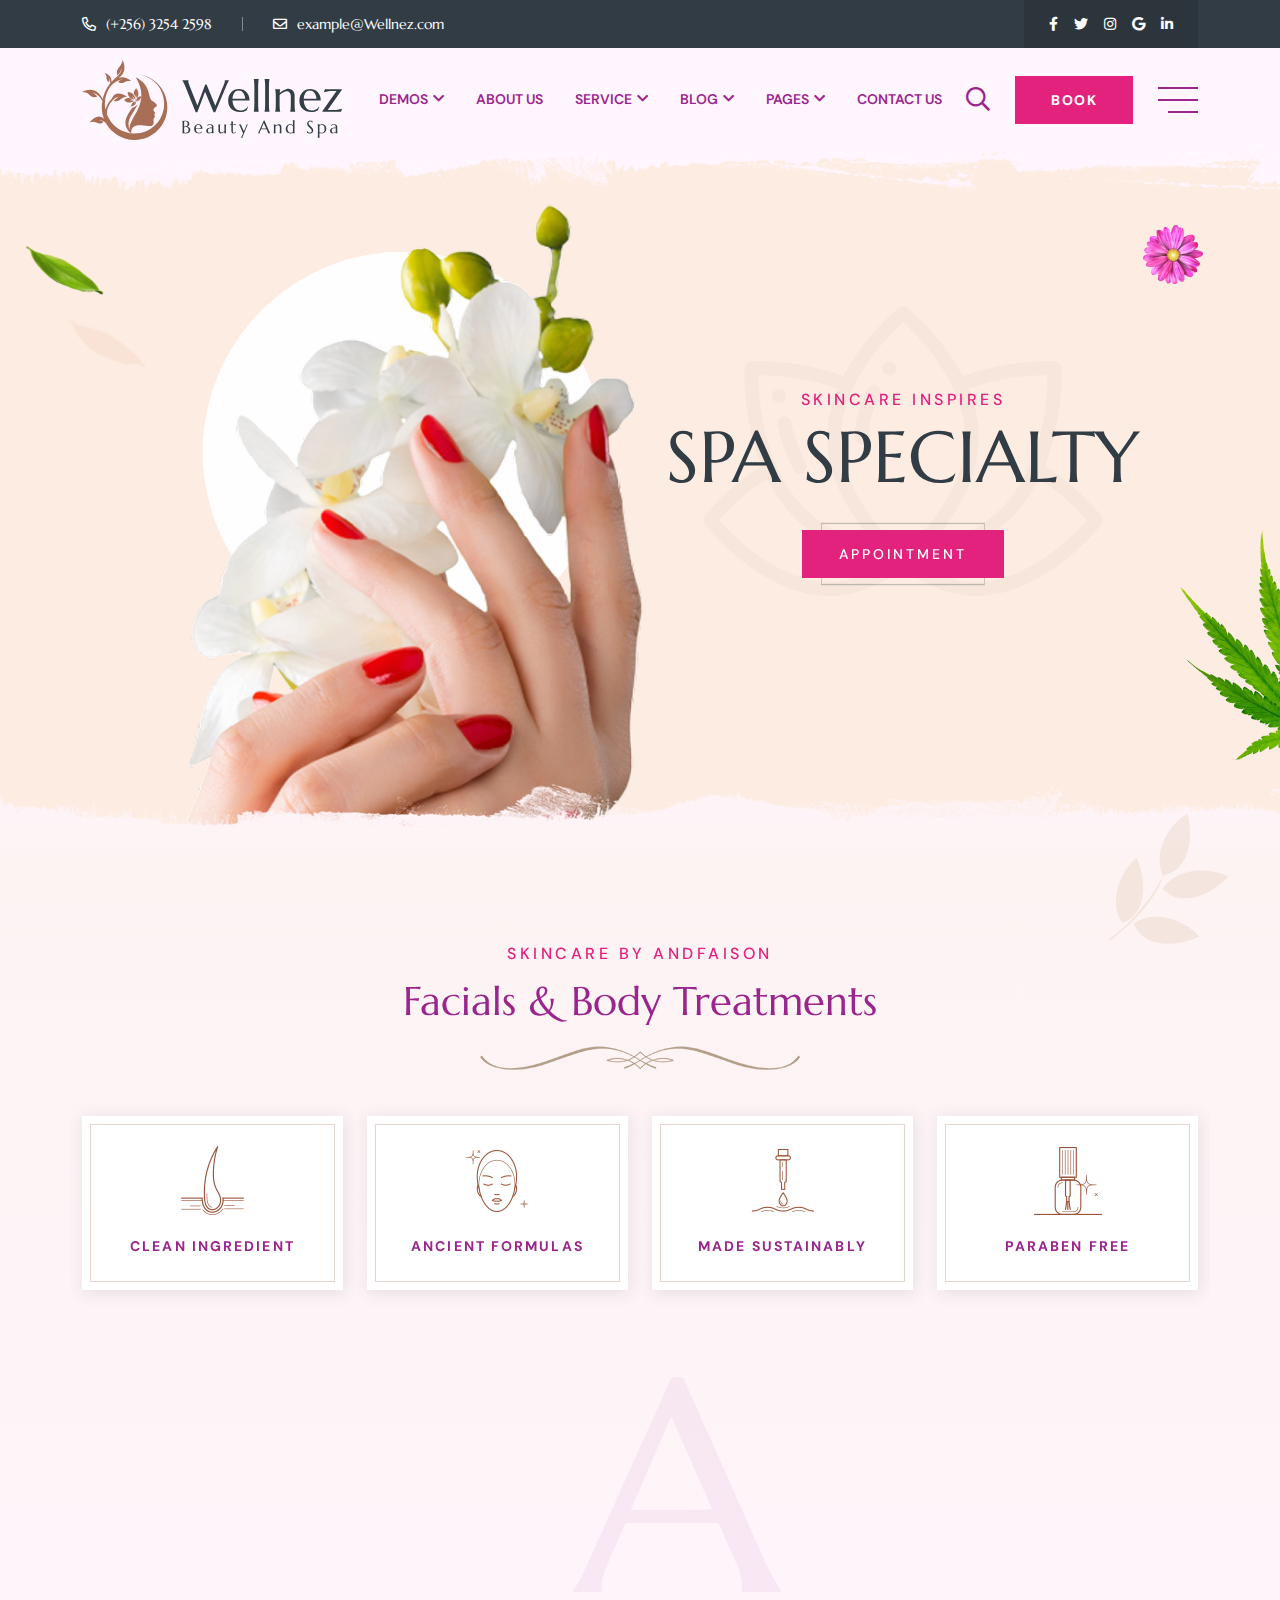
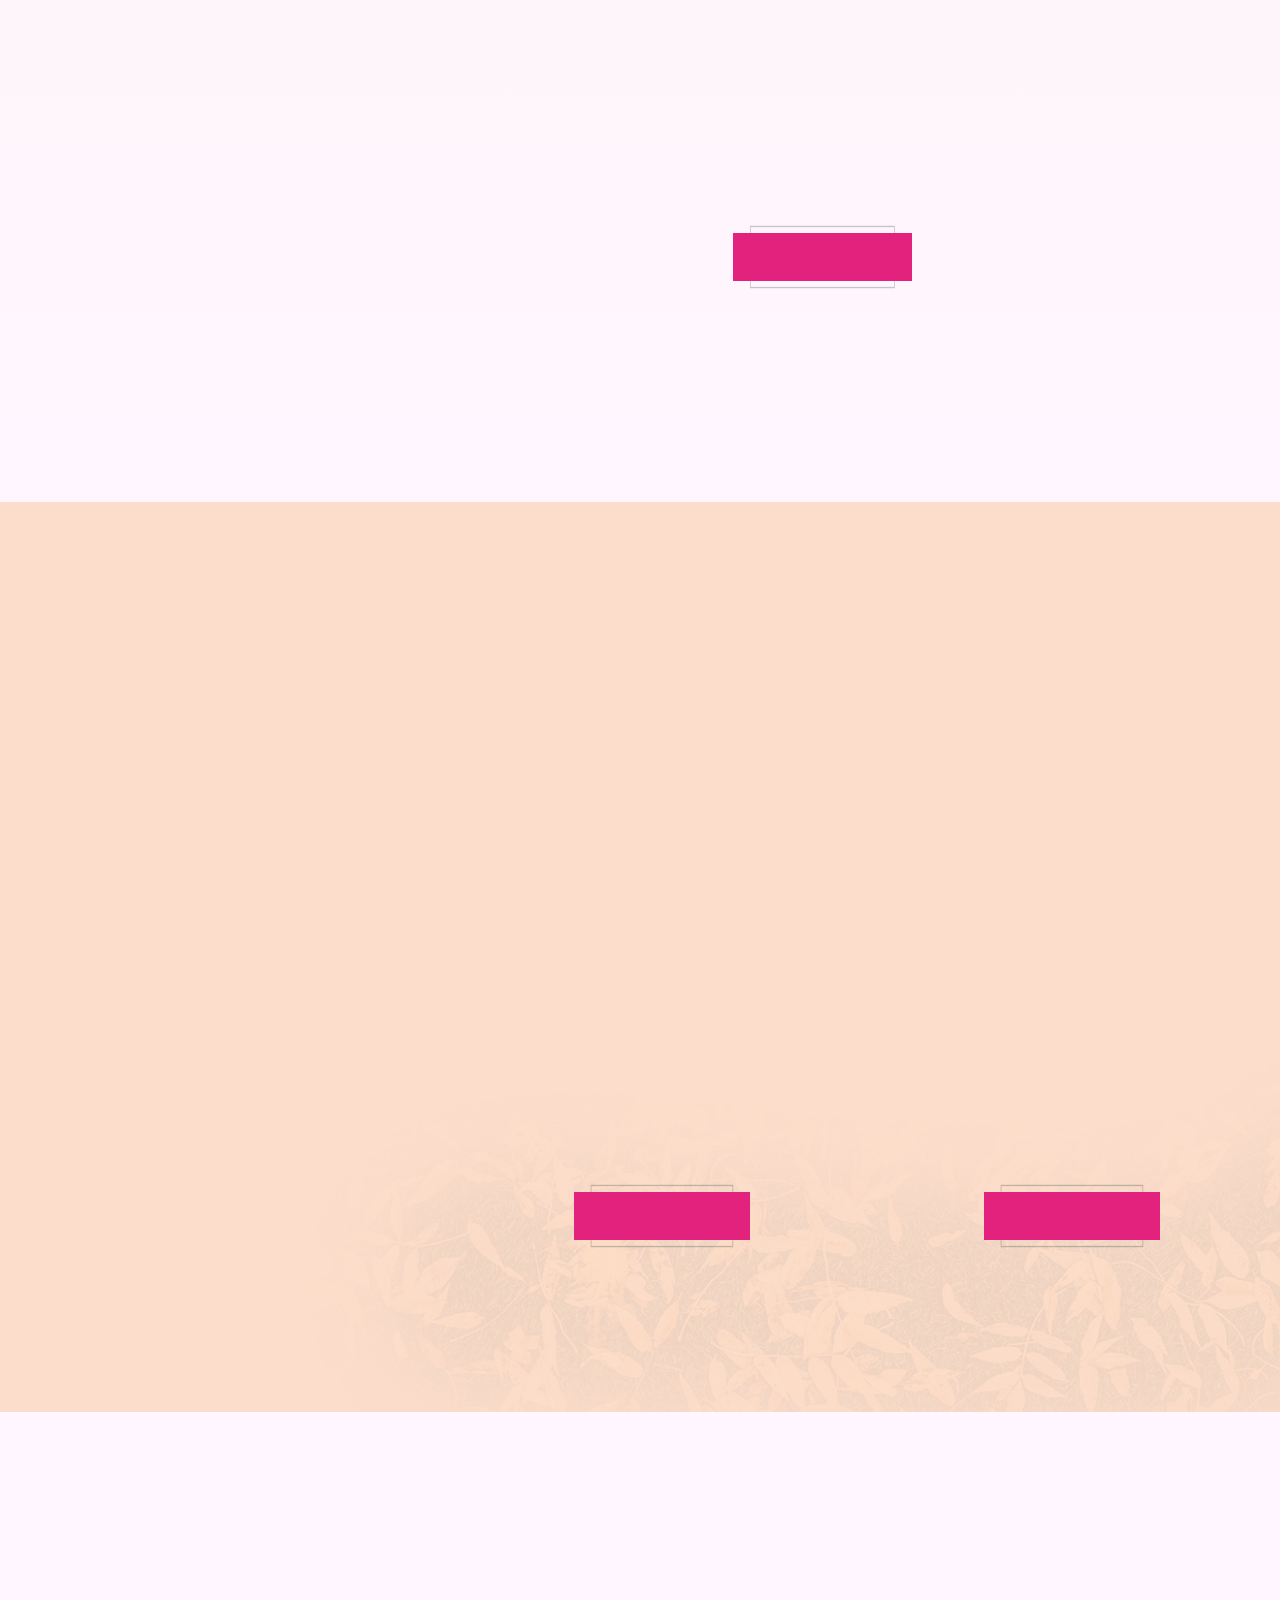
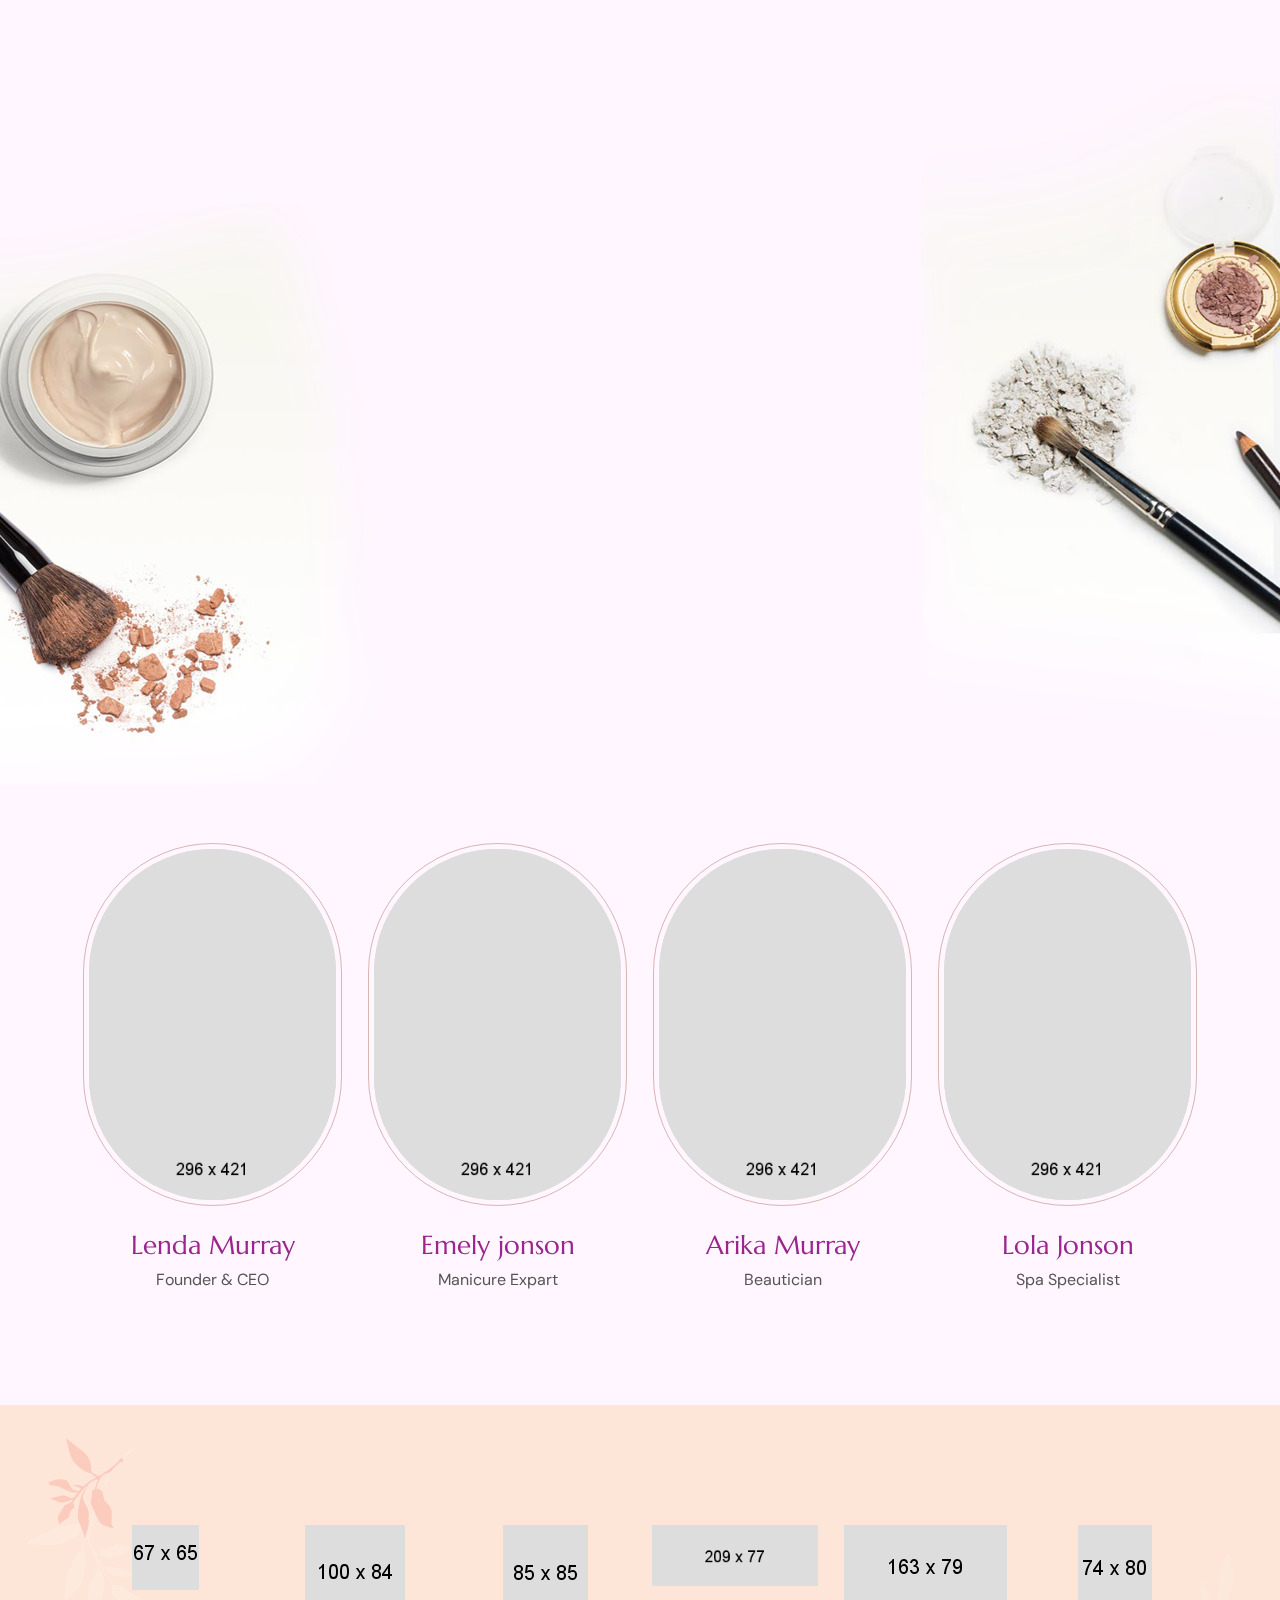
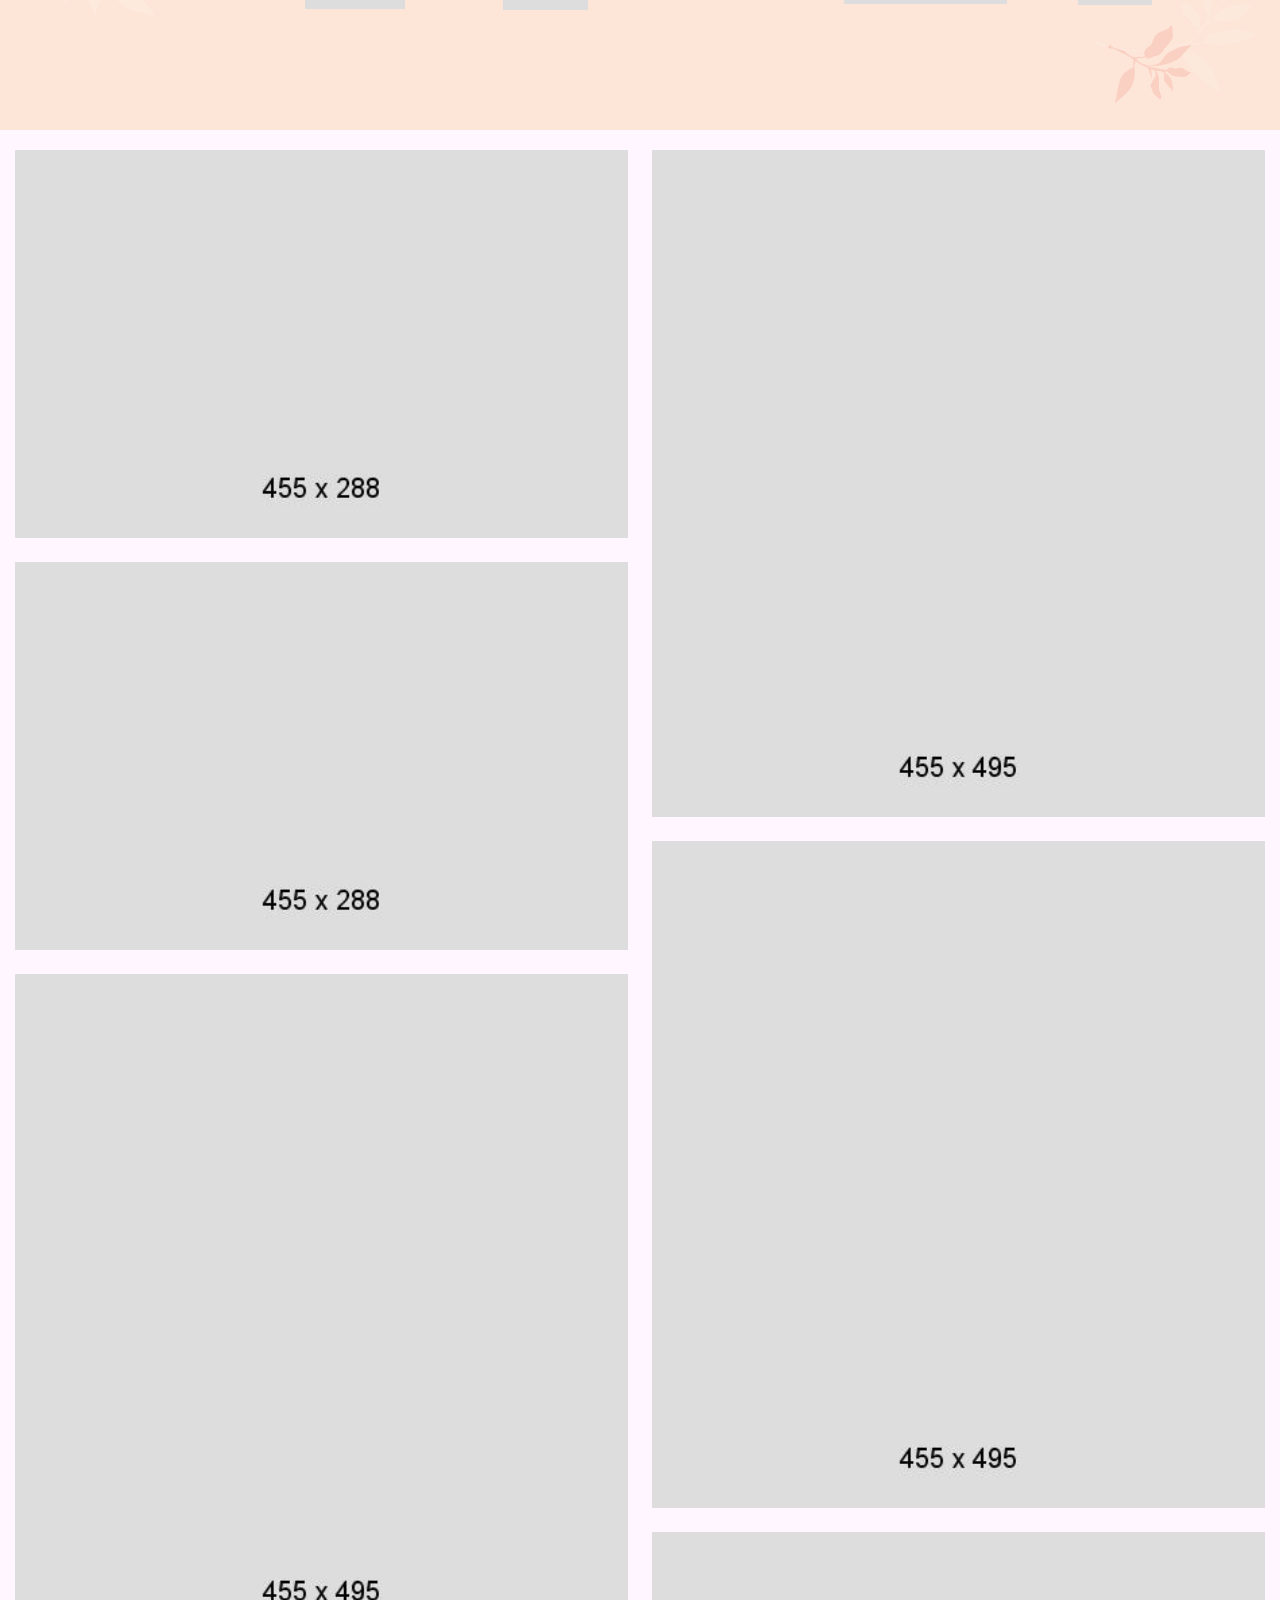
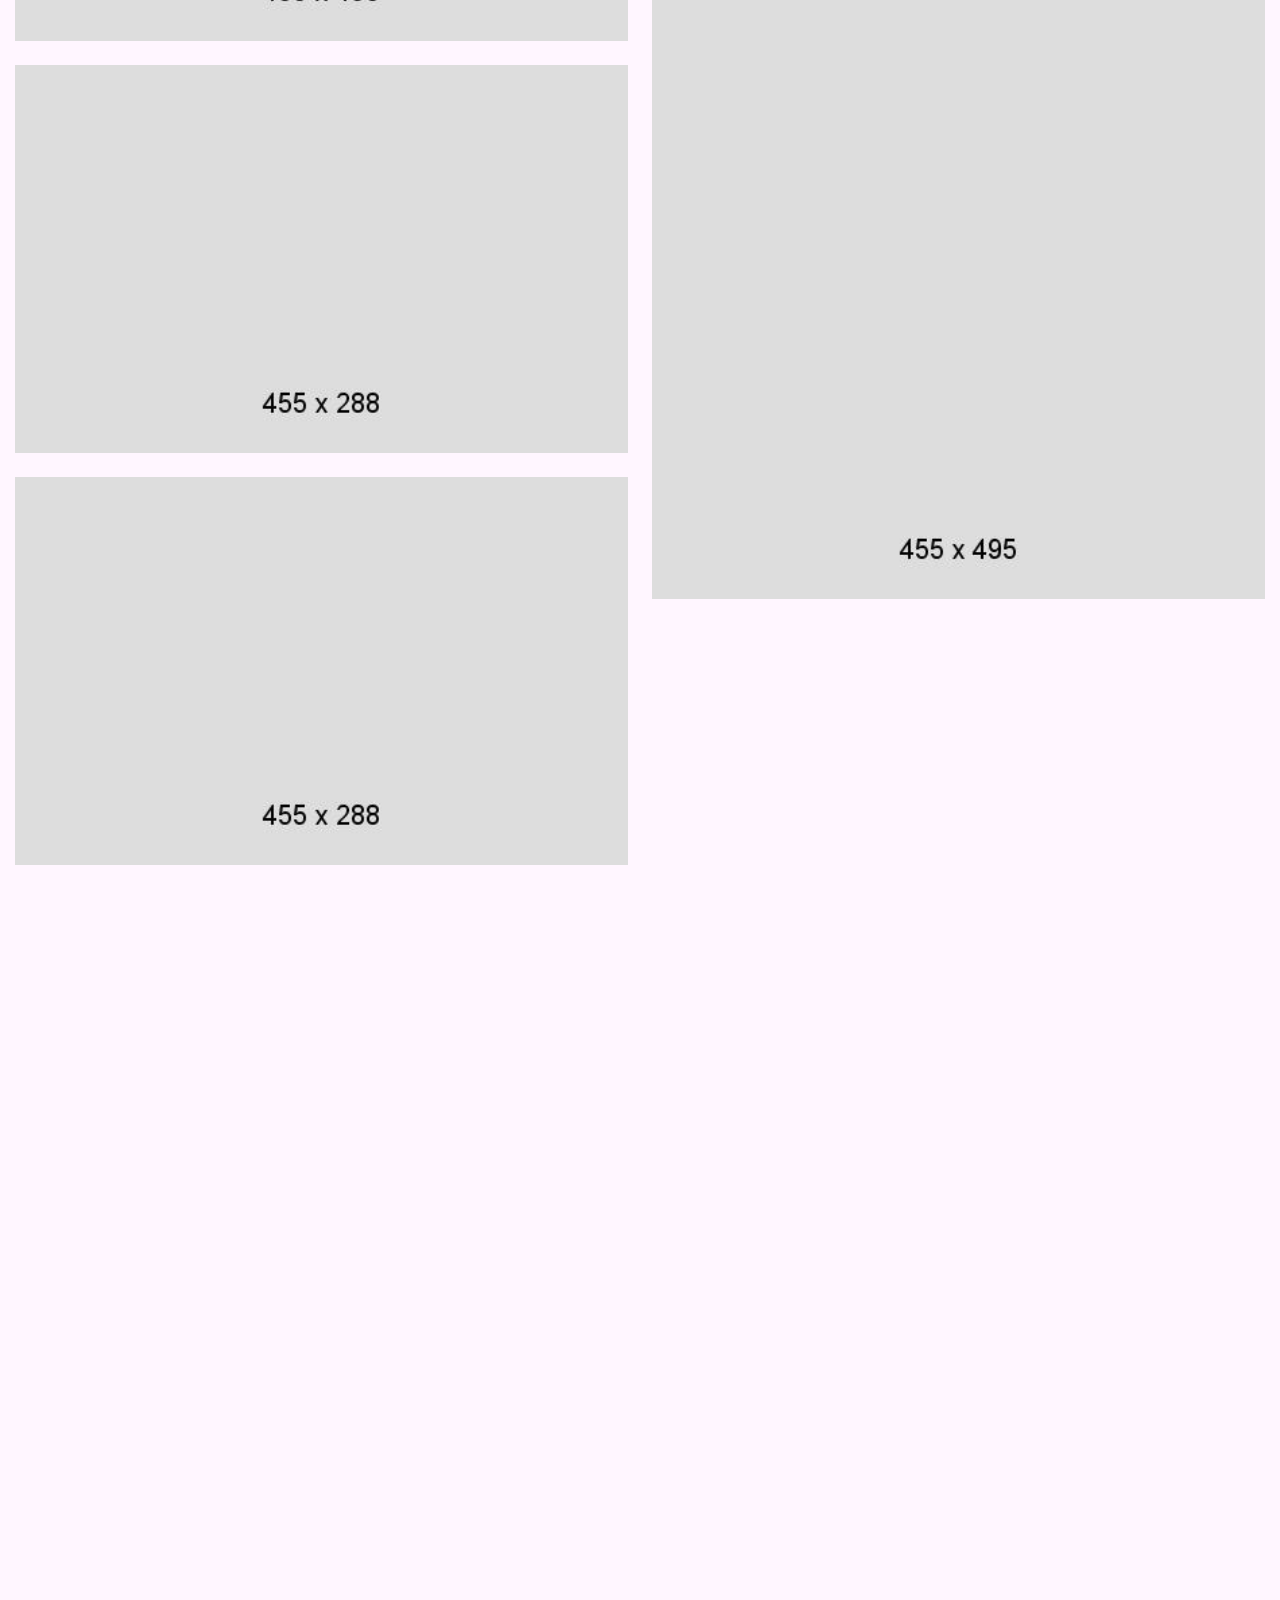
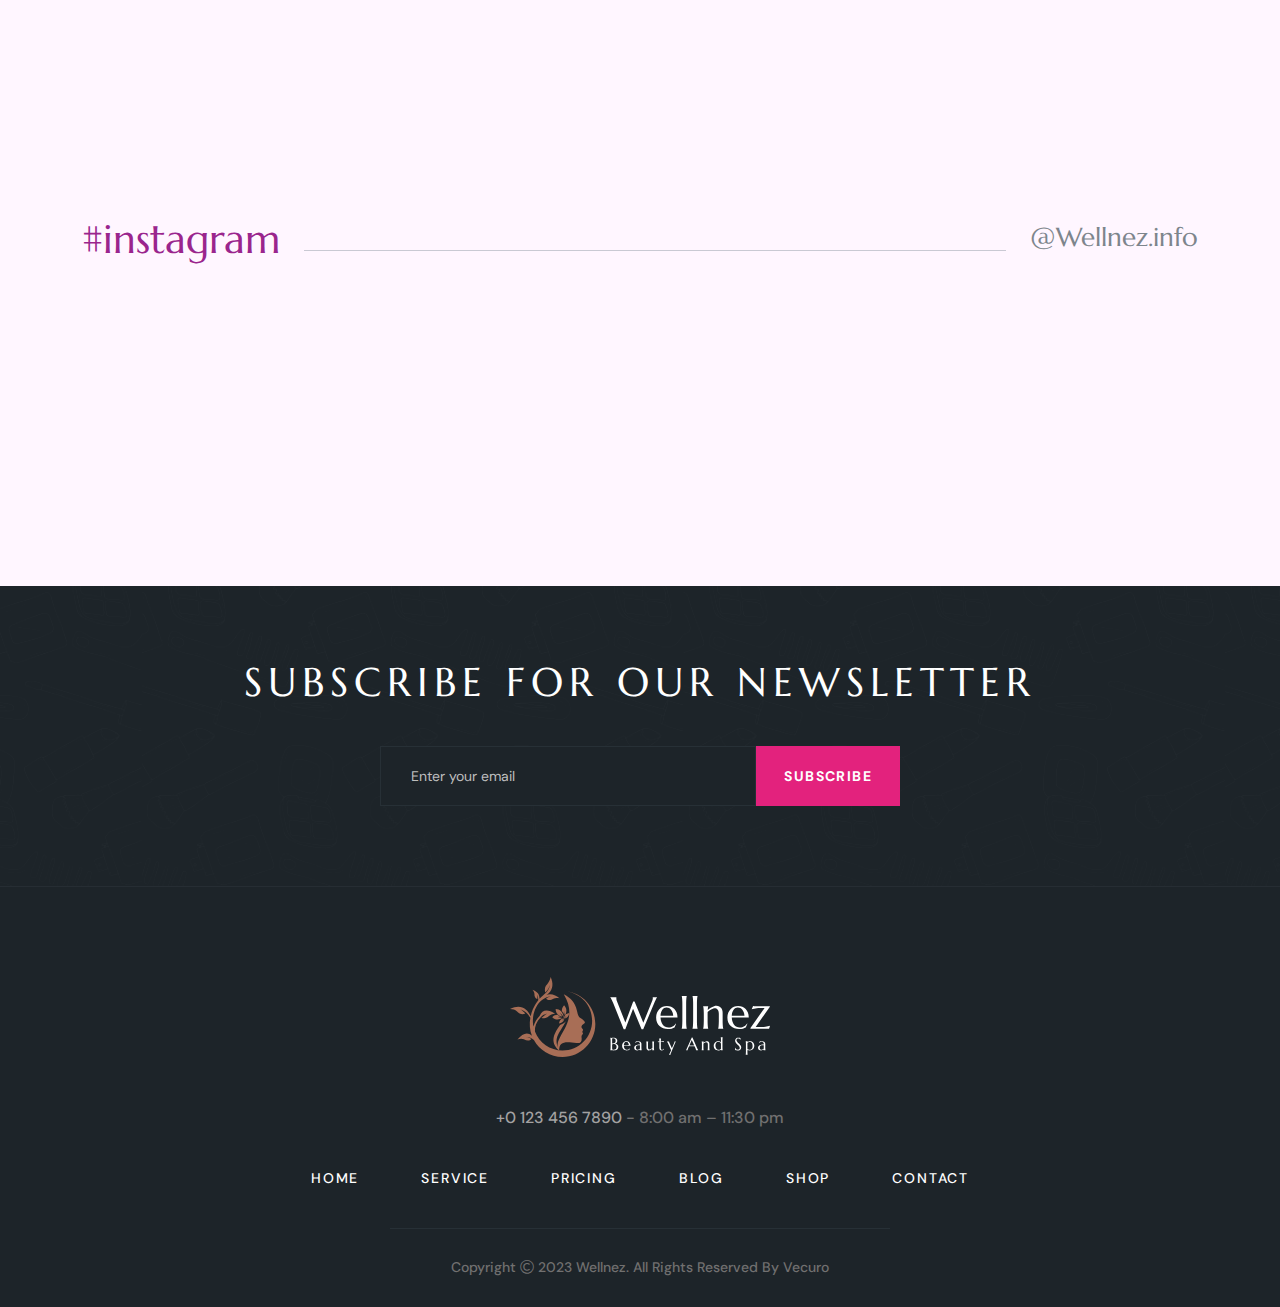
<file: index-2.html>
<!doctype html>
<html class="no-js" lang="zxx">

<head>
    <meta charset="utf-8">
    <meta http-equiv="x-ua-compatible" content="ie=edge">
    <title>Wellnez - Spa Beauty & Wellness Salon HTML5 Template - Home Two</title>
    <meta name="author" content="Vecuro">
    <meta name="description" content="Wellnez - Spa Beauty & Wellness Salon HTML5 Template">
    <meta name="keywords" content="beauty, beauty salon, beauty shop, beauty spa, cosmetics, hairdresser, health, lifestyle, massage, salon, spa, spa booking, wellness, wellness template, yoga">
    <meta name="robots" content="INDEX,FOLLOW">

    <!-- Mobile Specific Metas -->
    <meta name="viewport" content="width=device-width, initial-scale=1, shrink-to-fit=no">

    <!-- Favicons - Place favicon.ico in the root directory -->
    <link rel="shortcut icon" href="assets/img/favicon.ico" type="image/x-icon">
    <link rel="icon" href="assets/img/favicon.ico" type="image/x-icon">

    <!--==============================
	  Google Fonts
	============================== -->
    <link rel="preconnect" href="https://fonts.googleapis.com">
    <link rel="preconnect" href="https://fonts.gstatic.com" crossorigin>
    <link href="https://fonts.googleapis.com/css2?family=DM+Sans:wght@400;500;700&family=Marcellus&display=swap" rel="stylesheet">


    <!--==============================
	    All CSS File
	============================== -->
    <!-- Bootstrap -->
    <link rel="stylesheet" href="assets/css/bootstrap.min.css">
    <!-- <link rel="stylesheet" href="assets/css/app.min.css"> -->
    <!-- Fontawesome Icon -->
    <link rel="stylesheet" href="assets/css/fontawesome.min.css">
    <!-- Layerslider -->
    <link rel="stylesheet" href="assets/css/layerslider.min.css">
    <!-- jQuery DatePicker -->
    <link rel="stylesheet" href="assets/css/jquery.datetimepicker.min.css">
    <!-- Magnific Popup -->
    <link rel="stylesheet" href="assets/css/magnific-popup.min.css">
    <!-- Slick Slider -->
    <link rel="stylesheet" href="assets/css/slick.min.css">
    <!-- Theme Custom CSS -->
    <link rel="stylesheet" href="assets/css/style.css">

</head>


<body>


    <!--[if lte IE 9]>
    	<p class="browserupgrade">You are using an <strong>outdated</strong> browser. Please <a href="https://browsehappy.com/">upgrade your browser</a> to improve your experience and security.</p>
  <![endif]-->



    <!--********************************
   		Code Start From Here 
	******************************** -->




    <!--==============================
     Preloader
  ==============================-->
    <div class="preloader  ">
        <button class="vs-btn preloaderCls">Cancel Preloader </button>
        <div class="preloader-inner">
            <div class="loader"></div>
        </div>
    </div><svg viewBox="0 0 150 150" class="svg-hidden">
        <path id="textPath" d="M 0,75 a 75,75 0 1,1 0,1 z"></path>
    </svg><!--==============================
    Mobile Menu
  ============================== -->
    <div class="vs-menu-wrapper">
        <div class="vs-menu-area text-center">
            <button class="vs-menu-toggle"><i class="fal fa-times"></i></button>
            <div class="mobile-logo">
                <a href="index.html"><img src="assets/img/logo.svg" alt="Wellnez"></a>
            </div>
            <div class="vs-mobile-menu">
                <ul>
                    <li class="menu-item-has-children">
                        <a href="index.html">Demos</a>
                        <ul class="sub-menu">
                            <li><a href="index.html">Demo Style 1</a></li>
                            <li><a href="index-2.html">Demo Style 2</a></li>
                            <li><a href="index-3.html">Demo Style 3</a></li>
                            <li><a href="index-4.html">Demo Style 4</a></li>
                            <li><a href="index-5.html">Demo Style 5</a></li>
                            <li><a href="index-6.html">Demo Style 6</a></li>
                            <li><a href="index-7.html">Demo Style 7<span class="new-label">New</span></a></li>
                            <li><a href="index-8.html">Demo Style 8<span class="new-label">New</span></a></li>
                            <li><a href="index-9.html">Demo Style 9<span class="new-label">New</span></a></li>
                            <li><a href="index-10.html">Demo Style 10<span class="new-label">New</span></a></li>
                        </ul>
                    </li>
                    <li>
                        <a href="about.html">About Us</a>
                    </li>
                    <li class="menu-item-has-children">
                        <a href="match.html">Service</a>
                        <ul class="sub-menu">
                            <li><a href="service.html">Services</a></li>
                            <li><a href="service-details.html">Service Details</a></li>
                        </ul>
                    </li>
                    <li class="menu-item-has-children">
                        <a href="blog.html">Blog</a>
                        <ul class="sub-menu">
                            <li><a href="blog.html">Blog One</a></li>
                            <li><a href="blog-2.html">Blog Two</a></li>
                            <li><a href="blog-details.html">Blog Details</a></li>
                        </ul>
                    </li>
                    <li class="menu-item-has-children">
                        <a href="#">Pages</a>
                        <ul class="sub-menu">
                            <li><a href="shop.html">Shop</a></li>
                            <li><a href="shop-details.html">Shop Details</a></li>
                            <li><a href="gallery.html">Portfolio</a></li>
                            <li><a href="gallery-details.html">Portfolio Details</a></li>
                            <li><a href="appointment.html">Appointment</a></li>
                            <li><a href="price-plan.html">Price Plan</a></li>
                            <li><a href="contact.html">Contact Us</a></li>
                            <li><a href="error.html">Error Page</a></li>
                        </ul>
                    </li>
                    <li>
                        <a href="contact.html">Contact Us</a>
                    </li>
                </ul>
            </div>
        </div>
    </div><!--==============================
    Sidemenu
============================== -->
    <div class="sidemenu-wrapper d-none d-lg-block  ">
        <div class="sidemenu-content">
            <button class="closeButton sideMenuCls"><i class="far fa-times"></i></button>
            <div class="widget  ">
                <div class="footer-logo">
                    <img src="assets/img/logo.svg" alt="logo">
                </div>
                <div class="info-media1">
                    <div class="media-icon"><i class="fal fa-map-marker-alt"></i></div>
                    <span class="media-label">Centerl Park West La, New York</span>
                </div>
                <div class="info-media1">
                    <div class="media-icon"><i class="far fa-phone-alt "></i></div>
                    <span class="media-label"><a href="tel:+01234567890" class="text-inherit">+0 123 456 7890</a></span>
                </div>
                <div class="info-media1">
                    <div class="media-icon"><i class="fal fa-envelope"></i></div>
                    <span class="media-label"><a class="text-inherit" href="mailto:info@example.com">info@example.com</a></span>
                </div>
            </div>
            <div class="widget  ">
                <h3 class="widget_title">Latest post</h3>
                <div class="recent-post-wrap">
                    <div class="recent-post">
                        <div class="media-img">
                            <a href="blog-details.html"><img src="assets/img/widget/recent-post-1-1.jpg" alt="Blog Image"></a>
                        </div>
                        <div class="media-body">
                            <h4 class="post-title"><a class="text-inherit" href="blog-details.html">Skinscent Experience Oskarsson</a></h4>
                            <div class="recent-post-meta">
                                <a href="blog.html"><i class="fas fa-calendar-alt"></i>march 10, 2023</a>
                            </div>
                        </div>
                    </div>
                    <div class="recent-post">
                        <div class="media-img">
                            <a href="blog-details.html"><img src="assets/img/widget/recent-post-1-2.jpg" alt="Blog Image"></a>
                        </div>
                        <div class="media-body">
                            <h4 class="post-title"><a class="text-inherit" href="blog-details.html">Lorem ipsum is placeholder recent popular</a></h4>
                            <div class="recent-post-meta">
                                <a href="blog.html"><i class="fas fa-calendar-alt"></i>Augest 10, 2023</a>
                            </div>
                        </div>
                    </div>
                    <div class="recent-post">
                        <div class="media-img">
                            <a href="blog-details.html"><img src="assets/img/widget/recent-post-1-3.jpg" alt="Blog Image"></a>
                        </div>
                        <div class="media-body">
                            <h4 class="post-title"><a class="text-inherit" href="blog-details.html">From its medieval origins health custom</a></h4>
                            <div class="recent-post-meta">
                                <a href="blog.html"><i class="fas fa-calendar-alt"></i>July 11, 2023</a>
                            </div>
                        </div>
                    </div>
                    <div class="recent-post">
                        <div class="media-img">
                            <a href="blog-details.html"><img src="assets/img/widget/recent-post-1-4.jpg" alt="Blog Image"></a>
                        </div>
                        <div class="media-body">
                            <h4 class="post-title"><a class="text-inherit" href="blog-details.html">Letraset's dry-transfer sheets later</a></h4>
                            <div class="recent-post-meta">
                                <a href="blog.html"><i class="fas fa-calendar-alt"></i>March 05, 2023</a>
                            </div>
                        </div>
                    </div>
                </div>
            </div>
        </div>
    </div><!--==============================
    Popup Search Box
    ============================== -->
    <div class="popup-search-box d-none d-lg-block  ">
        <button class="searchClose"><i class="fal fa-times"></i></button>
        <form action="#">
            <input type="text" class="border-theme" placeholder="What are you looking for">
            <button type="submit"><i class="fal fa-search"></i></button>
        </form>
    </div>
    <!--==============================
    Header Area
    ==============================-->
    <header class="vs-header header-layout1">
        <div class="header-top">
            <div class="container">
                <div class="row justify-content-center justify-content-md-between align-items-center">
                    <div class="col-auto text-center py-2 py-md-0">
                        <div class="header-links style-white">
                            <ul>
                                <li class="d-none d-xxl-inline-block"><i class="far fa-map-marker-alt"></i>121 King St. Melbourne VIC 3000, Australia</li>
                                <li><i class="far fa-phone-alt"></i><a href="tel:+25632542598">(+256) 3254 2598</a></li>
                                <li><i class="far fa-envelope"></i><a href="mailto:example@Wellnez.com">example@Wellnez.com</a></li>
                            </ul>
                        </div>
                    </div>
                    <div class="col-auto d-none d-md-block">
                        <div class="social-style1">
                            <a href="#"><i class="fab fa-facebook-f"></i></a>
                            <a href="#"><i class="fab fa-twitter"></i></a>
                            <a href="#"><i class="fab fa-instagram"></i></a>
                            <a href="#"><i class="fab fa-google"></i></a>
                            <a href="#"><i class="fab fa-linkedin-in"></i></a>
                        </div>
                    </div>
                </div>
            </div>
        </div>
        <div class="sticky-wrap">
            <div class="sticky-active">
                <div class="container">
                    <div class="row justify-content-between align-items-center gx-60">
                        <div class="col">
                            <div class="header-logo">
                                <a href="index.html"><img src="assets/img/logo.svg" alt="logo"></a>
                            </div>
                        </div>
                        <div class="col-auto">
                            <nav class="main-menu menu-style1 d-none d-lg-block">
                                <ul>
                                    <li class="menu-item-has-children mega-menu-wrap">
                                        <a href="index.html">Demos</a>
                                        <ul class="menu-pages">
                                            <li>
                                                <a href="index.html">
                                                    <img src="assets/img/pages/index.jpg" alt="image">
                                                    Demo Style 1
                                                </a>
                                            </li>
                                            <li>
                                                <a href="index-2.html">
                                                    <img src="assets/img/pages/index-2.jpg" alt="image">
                                                    Demo Style 2
                                                </a>
                                            </li>
                                            <li>
                                                <a href="index-3.html">
                                                    <img src="assets/img/pages/index-3.jpg" alt="image">
                                                    Demo Style 3
                                                </a>
                                            </li>
                                            <li>
                                                <a href="index-4.html">
                                                    <img src="assets/img/pages/index-4.jpg" alt="image">
                                                    Demo Style 4
                                                </a>
                                            </li>
                                            <li>
                                                <a href="index-5.html">
                                                    <img src="assets/img/pages/index-5.jpg" alt="image">
                                                    Demo Style 5
                                                </a>
                                            </li>
                                            <li>
                                                <a href="index-6.html">
                                                    <img src="assets/img/pages/index-6.jpg" alt="image">
                                                    Demo Style 6
                                                </a>
                                            </li>
                                            <li>
                                                <a href="index-7.html">
                                                    <img src="assets/img/pages/index-7.jpg" alt="image">
                                                    Demo Style 7 <span class="new-label">New</span>
                                                </a>
                                            </li>
                                            <li>
                                                <a href="index-8.html">
                                                    <img src="assets/img/pages/index-8.jpg" alt="image">
                                                    Demo Style 8 <span class="new-label">New</span>
                                                </a>
                                            </li>
                                            <li>
                                                <a href="index-9.html">
                                                    <img src="assets/img/pages/index-9.jpg" alt="image">
                                                    Demo Style 9 <span class="new-label">New</span>
                                                </a>
                                            </li>
                                            <li>
                                                <a href="index-10.html">
                                                    <img src="assets/img/pages/index-10.jpg" alt="image">
                                                    Demo Style 10 <span class="new-label">New</span>
                                                </a>
                                            </li>
                                            <li>
                                                <a href="javascript:void(0)">
                                                    <img src="assets/img/pages/index-11.jpg" alt="image">
                                                    Demo Style 11 <span class="new-label">New</span>
                                                </a>
                                            </li>
                                            <li>
                                                <a href="javascript:void(0)">
                                                    <img src="assets/img/pages/index-12.jpg" alt="image">
                                                    Demo Style 12 <span class="new-label">New</span>
                                                </a>
                                            </li>
                                        </ul>
                                    </li>
                                    <li>
                                        <a href="about.html">About Us</a>
                                    </li>
                                    <li class="menu-item-has-children">
                                        <a href="match.html">Service</a>
                                        <ul class="sub-menu">
                                            <li><a href="service.html">Services</a></li>
                                            <li><a href="service-details.html">Service Details</a></li>
                                        </ul>
                                    </li>
                                    <li class="menu-item-has-children">
                                        <a href="blog.html">Blog</a>
                                        <ul class="sub-menu">
                                            <li><a href="blog.html">Blog One</a></li>
                                            <li><a href="blog-2.html">Blog Two</a></li>
                                            <li><a href="blog-details.html">Blog Details</a></li>
                                        </ul>
                                    </li>
                                    <li class="menu-item-has-children mega-menu-wrap">
                                        <a href="#">Pages</a>
                                        <ul class="mega-menu">
                                            <li><a href="shop.html">Pagelist 1</a>
                                                <ul>
                                                    <li><a href="about.html">About Us</a></li>
                                                    <li><a href="blog.html">Blog One</a></li>
                                                    <li><a href="blog-2.html">Blog Two</a></li>
                                                    <li><a href="blog-details.html">Blog Details</a></li>
                                                </ul>
                                            </li>
                                            <li><a href="#">Pagelist 2</a>
                                                <ul>
                                                    <li><a href="appointment.html">Appointment</a></li>
                                                    <li><a href="price-plan.html">Price Plan</a></li>
                                                    <li><a href="service.html">Services</a></li>
                                                    <li><a href="service-details.html">Service Details</a></li>
                                                </ul>
                                            </li>
                                            <li><a href="#">Pagelist 3</a>
                                                <ul>
                                                    <li><a href="gallery.html">Portfolio</a></li>
                                                    <li><a href="gallery-details.html">Portfolio Details</a></li>
                                                    <li><a href="team.html">Team</a></li>
                                                    <li><a href="team-details.html">Team Details</a></li>
                                                </ul>
                                            </li>
                                            <li><a href="#">Pagelist 4</a>
                                                <ul>
                                                    <li><a href="shop.html">Shop</a></li>
                                                    <li><a href="shop-details.html">Shop Details</a></li>
                                                    <li><a href="contact.html">Contact Us</a></li>
                                                    <li><a href="error.html">Error Page</a></li>
                                                </ul>
                                            </li>
                                        </ul>
                                    </li>
                                    <li>
                                        <a href="contact.html">Contact Us</a>
                                    </li>
                                </ul>
                            </nav>
                        </div>
                        <div class="col-auto">
                            <div class="header-icons">
                                <button class="searchBoxTggler"><i class="far fa-search"></i></button>
                                <a href="contact.html" class="vs-btn style2 d-none d-xl-inline-block">Book</a>
                                <button class="bar-btn sideMenuToggler d-none d-xl-inline-block">
                                    <span class="bar"></span>
                                    <span class="bar"></span>
                                    <span class="bar"></span>
                                </button>
                                <button class="vs-menu-toggle d-inline-block d-lg-none" type="button"><i class="fal fa-bars"></i></button>
                            </div>
                        </div>
                    </div>
                </div>
            </div>
        </div>
    </header><!--==============================
    Hero Area
    ==============================-->
    <section class="hero-layout1  ">
        <div class="hero-shape-1 jump-reverse" data-top="14%" data-right="42%"><img src="assets/img/hero/hero-leaf-1.png" alt="hero"></div>
        <div class="hero-shape-2 rotate-img" data-top="13%" data-right="10%"><img src="assets/img/hero/hero-flower-small.png" alt="hero"></div>
        <div class="hero-shape-3 jump-img" data-bottom="29%" data-right="0%"><img src="assets/img/hero/hero-leaf-2.png" alt="hero"></div>
        <div class="hero-mask" data-mask-src="assets/img/hero/hero-mask-bg-1.png">
            <div class="vs-carousel" data-slide-show="1" data-fade="true">
                <div>
                    <div class="hero-inner">
                        <div class="hero-img">
                            <img src="assets/img/hero/hero-1-1.png" alt="hero">
                            <div class="hero-ripple"><i class="ripple"></i><i class="ripple"></i></div>
                        </div>
                        <div class="hero-content">
                            <div class="hero-flower"><img src="assets/img/hero/hero-flower.png" alt="hero" class="jump"></div>
                            <span class="hero-subtitle">skincare inspires</span>
                            <h1 class="hero-title">Spa Specialty</h1>
                            <a href="appointment.html" class="vs-btn style3">Appointment</a>
                        </div>
                    </div>
                </div>
                <div>
                    <div class="hero-inner">
                        <div class="hero-img">
                            <img src="assets/img/hero/hero-1-2.png" alt="hero">
                            <div class="hero-ripple"><i class="ripple"></i><i class="ripple"></i></div>
                        </div>
                        <div class="hero-content">
                            <div class="hero-flower"><img src="assets/img/hero/hero-flower.png" alt="hero" class="jump"></div>
                            <span class="hero-subtitle">skincare inspires</span>
                            <h1 class="hero-title">Skin Refresh</h1>
                            <a href="appointment.html" class="vs-btn style3">Appointment</a>
                        </div>
                    </div>
                </div>
                <div>
                    <div class="hero-inner">
                        <div class="hero-img">
                            <img src="assets/img/hero/hero-1-3.png" alt="hero">
                            <div class="hero-ripple"><i class="ripple"></i><i class="ripple"></i></div>
                        </div>
                        <div class="hero-content">
                            <div class="hero-flower"><img src="assets/img/hero/hero-flower.png" alt="hero" class="jump"></div>
                            <span class="hero-subtitle">skincare inspires</span>
                            <h1 class="hero-title">Body Relax</h1>
                            <a href="appointment.html" class="vs-btn style3">Appointment</a>
                        </div>
                    </div>
                </div>
            </div>
        </div>
    </section>
    <div class="position-relative">
        <div class="body-gradient-1"></div><!--==============================
    Category Area
    ==============================-->
        <section class=" space-top">
            <div class="shape-mockup jump d-none d-lg-block" data-top="-3%" data-right="4%"><img src="assets/img/hero/hero-leaf-3.png" alt="leaf"></div>
            <div class="container">
                <div class="title-area text-center">
                    <span class="sec-subtitle">skincare by andfaison</span>
                    <h2 class="sec-title">Facials & Body Treatments</h2>
                    <div class="sec-shape"><img src="assets/img/shape/sec-shape-1.png" alt="shape"></div>
                </div>
                <div class="row vs-carousel has-slide-shadow" data-slide-show="5" data-ml-slide-show="4" data-lg-slide-show="3" data-md-slide-show="2">
                    <div class="col-xl-3">
                        <div class="category-style1">
                            <div class="category-icon"><img src="assets/img/icon/cat-1-1.png" alt="categoryicon"></div>
                            <h3 class="category-name"><a href="service-details.html" class="text-inherit">clean ingredient</a></h3>
                        </div>
                    </div>
                    <div class="col-xl-3">
                        <div class="category-style1">
                            <div class="category-icon"><img src="assets/img/icon/cat-1-2.png" alt="categoryicon"></div>
                            <h3 class="category-name"><a href="service-details.html" class="text-inherit">ANCIENT FORMULAS</a></h3>
                        </div>
                    </div>
                    <div class="col-xl-3">
                        <div class="category-style1">
                            <div class="category-icon"><img src="assets/img/icon/cat-1-3.png" alt="categoryicon"></div>
                            <h3 class="category-name"><a href="service-details.html" class="text-inherit">MADE SUSTAINABLY</a></h3>
                        </div>
                    </div>
                    <div class="col-xl-3">
                        <div class="category-style1">
                            <div class="category-icon"><img src="assets/img/icon/cat-1-4.png" alt="categoryicon"></div>
                            <h3 class="category-name"><a href="service-details.html" class="text-inherit">PARABEN FREE</a></h3>
                        </div>
                    </div>
                    <div class="col-xl-3">
                        <div class="category-style1">
                            <div class="category-icon"><img src="assets/img/icon/cat-1-5.png" alt="categoryicon"></div>
                            <h3 class="category-name"><a href="service-details.html" class="text-inherit">PARABEN FREE</a></h3>
                        </div>
                    </div>
                    <div class="col-xl-3">
                        <div class="category-style1">
                            <div class="category-icon"><img src="assets/img/icon/cat-1-6.png" alt="categoryicon"></div>
                            <h3 class="category-name"><a href="service-details.html" class="text-inherit">hair Towel</a></h3>
                        </div>
                    </div>
                </div>
            </div>
        </section><!--==============================
    About Area
    ==============================-->
        <section class=" space-extra-top space-bottom">
            <div class="shape-mockup jump-reverse-img d-none d-xxl-block d-hd-none" data-top="4%" data-left="-3%">
                <div class="curb-shape1"></div>
            </div>
            <div class="shape-mockup jump-img d-none d-lg-block" data-top="6%" data-right="39.2%"><span class="big-letter">A</span></div>
            <div class="container">
                <div class="row gx-xl-0">
                    <div class="col-lg-6 col-xl-7 mb-40 mb-lg-0 wow fadeInUp" data-wow-delay="0.2s">
                        <div class="img-box1">
                            <img src="assets/img/about/about-1-1.png" alt="about">
                            <div class="img-1 jump-reverse"><img src="assets/img/shape/leaf-1-5.png" alt=""></div>
                        </div>
                    </div>
                    <div class="col-lg-6 col-xl-5 align-self-center wow fadeInUp" data-wow-delay="0.3s">
                        <span class="sec-subtitle">Experience Wellnez <span class="sec-subtext">25 Years</span></span>
                        <h2 class="sec-title">Body Treatments</h2>
                        <div class="media-style1">
                            <div class="circle-btn style3">
                                <a href="about.html" class="btn-icon"><i class="far fa-arrow-right"></i></a>
                                <div class="btn-text">
                                    <svg viewBox="0 0 150 150">
                                        <text>
                                            <textPath href="#textPath">how to make your makeup last all day</textPath>
                                        </text>
                                    </svg>
                                </div>
                            </div>
                            <div class="media-body">
                                <p class="media-text">We think your skin should look and refshed matter your lifestyle Wellnez.</p>
                            </div>
                        </div>
                        <p class="about-text">There are many variations of passages of Lofrem the Ipsum availaasble, but the majority have suffered alteration in some form injected.</p>
                        <a href="about.html" class="vs-btn style3">View More</a>
                    </div>
                </div>
            </div>
        </section>
    </div><!--==============================
    Price Plan Area
    ==============================-->
    <section class="  " data-bg-src="assets/img/bg/price-bg-1-1.jpg">
        <div class="shape-mockup jump d-none d-xxl-block" data-right="2%" data-top="8%"><img src="assets/img/shape/leaf-1-1.png" alt="leaf"></div>
        <div class="container-fluid px-0 hd-container1">
            <div class="row gx-80 align-items-center">
                <div class="col-xl-auto wow fadeInUp" data-wow-delay="0.2s">
                    <div class="img-box5">
                        <img src="assets/img/about/price-1-1.jpg" alt="price">
                    </div>
                </div>
                <div class="col space-top space-extra-bottom wow fadeInUp" data-wow-delay="0.3s">
                    <div class="title-area text-center text-xl-start">
                        <span class="sec-subtitle">Pricing Plans</span>
                        <h2 class="sec-title">Your Perfect Package</h2>
                    </div>
                    <div class="price-inner1">
                        <div class="row">
                            <div class="col-md-6">
                                <div class="package-style1">
                                    <div class="package-top">
                                        <div class="package-left">
                                            <p class="package-price">12<span class="currency">$</span></p>
                                            <p class="package-duration">Billed Every Month</p>
                                        </div>
                                        <h3 class="package-name">Basic Plan</h3>
                                    </div>
                                    <div class="package-shape"><img src="assets/img/shape/price-shape-2.png" alt="shape"></div>
                                    <div class="package-list">
                                        <ul class="list-unstyled">
                                            <li><span class="text-title">Mobile-Optimized</span></li>
                                            <li>Free Custom Domain</li>
                                            <li>Best Hosting</li>
                                            <li>Max Makup</li>
                                            <li>Outstanding Support</li>
                                            <li>Happy Customers</li>
                                        </ul>
                                    </div>
                                    <div class="package-btn">
                                        <a href="contact.html" class="vs-btn style3">Book Now</a>
                                    </div>
                                </div>
                            </div>
                            <div class="col-md-6">
                                <div class="package-style1">
                                    <div class="package-top">
                                        <div class="package-left">
                                            <p class="package-price">29<span class="currency">$</span></p>
                                            <p class="package-duration">Billed Every Year</p>
                                        </div>
                                        <h3 class="package-name">Mega Plan</h3>
                                    </div>
                                    <div class="package-shape"><img src="assets/img/shape/price-shape-2.png" alt="shape"></div>
                                    <div class="package-list">
                                        <ul class="list-unstyled">
                                            <li><span class="text-title">Mobile-Optimized</span></li>
                                            <li>Free Custom Domain</li>
                                            <li>Best Hosting</li>
                                            <li>Max Makup</li>
                                            <li>Outstanding Support</li>
                                            <li>Happy Customers</li>
                                        </ul>
                                    </div>
                                    <div class="package-btn">
                                        <a href="contact.html" class="vs-btn style3">Book Now</a>
                                    </div>
                                </div>
                            </div>
                        </div>
                    </div>
                </div>
            </div>
        </div>
    </section><!--==============================
    Testimonial Area
    ==============================-->
    <section class=" space">
        <div class="shape-mockup jump-img d-none d-xl-block" data-right="0" data-bottom="-9%"><img src="assets/img/shape/b-s-1-1.png" alt="shape"></div>
        <div class="shape-mockup jump-reverse-img d-none d-xl-block" data-left="0" data-bottom="-13%"><img src="assets/img/shape/b-s-1-2.png" alt="shape"></div>
        <div class="container">
            <div class="row gx-0">
                <div class="col-lg-6 col-xl-5 wow fadeInUp" data-wow-delay="0.2s">
                    <div class="form-style2">
                        <h2 class="form-title">Book Appointment</h2>
                        <p class="form-label">Today For Free</p>
                        <div class="form-group">
                            <input type="text" placeholder="Your Name">
                        </div>
                        <div class="form-group">
                            <input type="email" placeholder="Email Address">
                        </div>
                        <div class="form-group">
                            <input type="date">
                        </div>
                        <div class="form-group">
                            <input type="time">
                        </div>
                        <div class="form-group">
                            <button class="vs-btn" type="submit">Make Appointment</button>
                        </div>
                    </div>
                </div>
                <div class="col-lg-6 col-xl-7 wow fadeInUp" data-wow-delay="0.3s">
                    <div class="testi-style1" data-bg-src="assets/img/bg/testi-bg-1-1.png">
                        <h2 class="inner-title">Our Top Reviews</h2>
                        <p class="inner-subtitle">Happy Customer Quotes</p>
                        <div class="vs-carousel" data-slide-show="1" data-fade="true" id="testislide1">
                            <div>
                                <div class="testi-body">
                                    <div class="testi-rating"><i class="fas fa-star"></i><i class="fas fa-star"></i><i class="fas fa-star"></i><i class="fas fa-star"></i><i class="fas fa-star"></i></div>
                                    <p class="testi-text">“ Beauty Salon Booking System. Find reliable and guaranteed Info for your Questions. Get Info, thw Reviews & More Quality Service. Learn more information Answers offering luxurious treatmen serene tropical garden ”</p>
                                    <div class="testi-author">
                                        <div class="testi-avater"><img src="assets/img/testi/testi-1-1.jpg" alt="avater"></div>
                                        <div class="media-body">
                                            <h4 class="testi-name">Alax Markun</h4>
                                            <p class="testi-degi">CEO Google</p>
                                        </div>
                                    </div>
                                </div>
                            </div>
                            <div>
                                <div class="testi-body">
                                    <div class="testi-rating"><i class="fas fa-star"></i><i class="fas fa-star"></i><i class="fas fa-star"></i><i class="fas fa-star"></i><i class="fas fa-star"></i></div>
                                    <p class="testi-text">“ Lorem ipsum, or lipsum as it is sometimes known, is dummy text used in laying out print, graphic or web designs. The passage is attributed to an unknown typesetter in the 15th century who is thought to have scrambled ”</p>
                                    <div class="testi-author">
                                        <div class="testi-avater"><img src="assets/img/testi/testi-1-2.jpg" alt="avater"></div>
                                        <div class="media-body">
                                            <h4 class="testi-name">Rose Marian</h4>
                                            <p class="testi-degi">CEO Vecuro</p>
                                        </div>
                                    </div>
                                </div>
                            </div>
                        </div>
                        <div class="slide-btns">
                            <button data-slick-prev="#testislide1"><i class="far fa-angle-left"></i></button>
                            <button data-slick-prev="#testislide1"><i class="far fa-angle-right"></i></button>
                        </div>
                    </div>
                </div>
            </div>
        </div>
    </section><!--==============================
    Team Area
    ==============================-->
    <section class=" space-extra-bottom">
        <div class="container">
            <div class="title-area text-center wow fadeInUp" data-wow-delay="0.2s">
                <span class="sec-subtitle">our Members</span>
                <h2 class="sec-title">Expert Beautician</h2>
                <div class="sec-shape"><img src="assets/img/shape/sec-shape-1.png" alt="shape"></div>
            </div>
            <div class="row vs-carousel" data-arrows="true" data-slide-show="4" data-lg-slide-show="3" data-md-slide-show="2">
                <div class="col-xl-3  ">
                    <div class="team-style1">
                        <div class="team-img"><a href="team-details.html"><img src="assets/img/team/team-1-1.png" alt="member"></a></div>
                        <h3 class="team-name h4"><a href="team-details.html">Lenda Murray</a></h3>
                        <p class="team-degi">Founder & CEO</p>
                    </div>
                </div>
                <div class="col-xl-3  ">
                    <div class="team-style1">
                        <div class="team-img"><a href="team-details.html"><img src="assets/img/team/team-1-2.png" alt="member"></a></div>
                        <h3 class="team-name h4"><a href="team-details.html">Emely jonson</a></h3>
                        <p class="team-degi">Manicure Expart</p>
                    </div>
                </div>
                <div class="col-xl-3  ">
                    <div class="team-style1">
                        <div class="team-img"><a href="team-details.html"><img src="assets/img/team/team-1-3.png" alt="member"></a></div>
                        <h3 class="team-name h4"><a href="team-details.html">Arika Murray</a></h3>
                        <p class="team-degi">Beautician</p>
                    </div>
                </div>
                <div class="col-xl-3  ">
                    <div class="team-style1">
                        <div class="team-img"><a href="team-details.html"><img src="assets/img/team/team-1-4.png" alt="member"></a></div>
                        <h3 class="team-name h4"><a href="team-details.html">Lola Jonson</a></h3>
                        <p class="team-degi">Spa Specialist</p>
                    </div>
                </div>
                <div class="col-xl-3  ">
                    <div class="team-style1">
                        <div class="team-img"><a href="team-details.html"><img src="assets/img/team/team-1-5.png" alt="member"></a></div>
                        <h3 class="team-name h4"><a href="team-details.html">Rose Marian</a></h3>
                        <p class="team-degi">Massage Expert</p>
                    </div>
                </div>
            </div>
        </div>
    </section><!--==============================
    Brand Partners
    ==============================-->
    <div class="outer-wrap1">
        <div class="bg-light-2 space">
            <div class="shape-mockup jump-reverse-img d-none d-xl-block" data-left="2%" data-top="10%"><img src="assets/img/shape/b-s-1-3.png" alt="shape"></div>
            <div class="shape-mockup jump-img d-none d-xl-block" data-right="2%" data-bottom="8%"><img src="assets/img/shape/b-s-1-4.png" alt="shape"></div>
            <div class="container">
                <div class="row vs-carousel text-center" data-slide-show="6" data-lg-slide-show="4" data-md-slide-show="3" data-sm-slide-show="2" data-xs-slide-show="2">
                    <div class="col-auto">
                        <img src="assets/img/brand/b-1-1.png" alt="brand">
                    </div>
                    <div class="col-auto">
                        <img src="assets/img/brand/b-1-2.png" alt="brand">
                    </div>
                    <div class="col-auto">
                        <img src="assets/img/brand/b-1-3.png" alt="brand">
                    </div>
                    <div class="col-auto">
                        <img src="assets/img/brand/b-1-4.png" alt="brand">
                    </div>
                    <div class="col-auto">
                        <img src="assets/img/brand/b-1-5.png" alt="brand">
                    </div>
                    <div class="col-auto">
                        <img src="assets/img/brand/b-1-6.png" alt="brand">
                    </div>
                    <div class="col-auto">
                        <img src="assets/img/brand/b-1-3.png" alt="brand">
                    </div>
                </div>
            </div>
        </div>
    </div><!--==============================
    Gallery Area
    ==============================-->
    <section class="outer-wrap1 pt-20">
        <div class="container-fluid px-0">
            <div class="row gx-20 gy-gx filter-active">
                <div class="col-md-6 col-xxl-auto filter-item">
                    <div class="gallery-style1">
                        <div class="gallery-img">
                            <img src="assets/img/gallery/gal-1-1.jpg" alt="Gallery Image" class="w-100">
                        </div>
                        <div class="gallery-shape" data-overlay="white" data-opacity="9"></div>
                        <div class="gallery-content">
                            <a href="assets/img/gallery/gal-1-1.jpg" class="gallery-btn popup-image"><i class="fal fa-plus"></i></a>
                            <h3 class="gallery-title"><a href="gallery-details.html" class="text-inherit">Thai Massage</a></h3>
                            <span class="gallery-tag">Massage</span>
                        </div>
                    </div>
                </div>
                <div class="col-md-6 col-xxl-auto filter-item">
                    <div class="gallery-style1">
                        <div class="gallery-img">
                            <img src="assets/img/gallery/gal-1-2.jpg" alt="Gallery Image" class="w-100">
                        </div>
                        <div class="gallery-shape" data-overlay="white" data-opacity="9"></div>
                        <div class="gallery-content">
                            <a href="assets/img/gallery/gal-1-2.jpg" class="gallery-btn popup-image"><i class="fal fa-plus"></i></a>
                            <h3 class="gallery-title"><a href="gallery-details.html" class="text-inherit">Body Massage</a></h3>
                            <span class="gallery-tag">Massage</span>
                        </div>
                    </div>
                </div>
                <div class="col-md-6 col-xxl-auto filter-item">
                    <div class="gallery-style1">
                        <div class="gallery-img">
                            <img src="assets/img/gallery/gal-1-3.jpg" alt="Gallery Image" class="w-100">
                        </div>
                        <div class="gallery-shape" data-overlay="white" data-opacity="9"></div>
                        <div class="gallery-content">
                            <a href="assets/img/gallery/gal-1-3.jpg" class="gallery-btn popup-image"><i class="fal fa-plus"></i></a>
                            <h3 class="gallery-title"><a href="gallery-details.html" class="text-inherit">Skin Care</a></h3>
                            <span class="gallery-tag">Beauty</span>
                        </div>
                    </div>
                </div>
                <div class="col-md-6 col-xxl-auto filter-item">
                    <div class="gallery-style1">
                        <div class="gallery-img">
                            <img src="assets/img/gallery/gal-1-4.jpg" alt="Gallery Image" class="w-100">
                        </div>
                        <div class="gallery-shape" data-overlay="white" data-opacity="9"></div>
                        <div class="gallery-content">
                            <a href="assets/img/gallery/gal-1-4.jpg" class="gallery-btn popup-image"><i class="fal fa-plus"></i></a>
                            <h3 class="gallery-title"><a href="gallery-details.html" class="text-inherit">Health Care</a></h3>
                            <span class="gallery-tag">Expert</span>
                        </div>
                    </div>
                </div>
                <div class="col-md-6 col-xxl-auto filter-item">
                    <div class="gallery-style1">
                        <div class="gallery-img">
                            <img src="assets/img/gallery/gal-1-5.jpg" alt="Gallery Image" class="w-100">
                        </div>
                        <div class="gallery-shape" data-overlay="white" data-opacity="9"></div>
                        <div class="gallery-content">
                            <a href="assets/img/gallery/gal-1-5.jpg" class="gallery-btn popup-image"><i class="fal fa-plus"></i></a>
                            <h3 class="gallery-title"><a href="gallery-details.html" class="text-inherit">Face Care</a></h3>
                            <span class="gallery-tag">Beauty</span>
                        </div>
                    </div>
                </div>
                <div class="col-md-6 col-xxl-auto filter-item">
                    <div class="gallery-style1">
                        <div class="gallery-img">
                            <img src="assets/img/gallery/gal-1-7.jpg" alt="Gallery Image" class="w-100">
                        </div>
                        <div class="gallery-shape" data-overlay="white" data-opacity="9"></div>
                        <div class="gallery-content">
                            <a href="assets/img/gallery/gal-1-7.jpg" class="gallery-btn popup-image"><i class="fal fa-plus"></i></a>
                            <h3 class="gallery-title"><a href="gallery-details.html" class="text-inherit">Eye litelime</a></h3>
                            <span class="gallery-tag">Lifestyle</span>
                        </div>
                    </div>
                </div>
                <div class="col-md-6 col-xxl-auto filter-item">
                    <div class="gallery-style1">
                        <div class="gallery-img">
                            <img src="assets/img/gallery/gal-1-6.jpg" alt="Gallery Image" class="w-100">
                        </div>
                        <div class="gallery-shape" data-overlay="white" data-opacity="9"></div>
                        <div class="gallery-content">
                            <a href="assets/img/gallery/gal-1-6.jpg" class="gallery-btn popup-image"><i class="fal fa-plus"></i></a>
                            <h3 class="gallery-title"><a href="gallery-details.html" class="text-inherit">Ruler Massage</a></h3>
                            <span class="gallery-tag">Classic</span>
                        </div>
                    </div>
                </div>
                <div class="col-md-6 col-xxl-auto filter-item">
                    <div class="gallery-style1">
                        <div class="gallery-img">
                            <img src="assets/img/gallery/gal-1-8.jpg" alt="Gallery Image" class="w-100">
                        </div>
                        <div class="gallery-shape" data-overlay="white" data-opacity="9"></div>
                        <div class="gallery-content">
                            <a href="assets/img/gallery/gal-1-8.jpg" class="gallery-btn popup-image"><i class="fal fa-plus"></i></a>
                            <h3 class="gallery-title"><a href="gallery-details.html" class="text-inherit">Nose Massage</a></h3>
                            <span class="gallery-tag">Queen</span>
                        </div>
                    </div>
                </div>
            </div>
        </div>
    </section><!--==============================
    Blog Area
    ==============================-->
    <section class=" space-top space-extra-bottom">
        <div class="container">
            <div class="title-area text-center wow fadeInUp" data-wow-delay="0.2s">
                <span class="sec-subtitle">our blog</span>
                <h2 class="sec-title">Latest News Posts</h2>
                <div class="sec-shape"><img src="assets/img/shape/sec-shape-1.png" alt="shape"></div>
            </div>
            <div class="row vs-carousel arrow-margin wow fadeInUp" data-wow-delay="0.3s" data-slide-show="3" data-md-slide-show="2" data-arrows="true">

                <div class="col-xl-4">
                    <div class="vs-blog blog-style1">
                        <div class="blog-img">
                            <a href="blog-details.html"><img src="assets/img/blog/blog-1-1.jpg" alt="Blog Thumbnail" class="w-100"></a>
                        </div>
                        <div class="blog-content">
                            <h3 class="blog-title h5"><a href="blog-details.html">Appearance or Health By Eating Well And Exercising</a></h3>
                            <div class="blog-meta">
                                <a href="blog.html">By John Deo</a>
                                <a href="blog.html">10 FEBRUARY, 2023</a>
                            </div>
                        </div>
                    </div>
                </div>

                <div class="col-xl-4">
                    <div class="vs-blog blog-style1">
                        <div class="blog-img">
                            <a href="blog-details.html"><img src="assets/img/blog/blog-1-2.jpg" alt="Blog Thumbnail" class="w-100"></a>
                        </div>
                        <div class="blog-content">
                            <h3 class="blog-title h5"><a href="blog-details.html">Body Spa Treatment on a Relaxing Spa Holiday</a></h3>
                            <div class="blog-meta">
                                <a href="blog.html">By Vivi Marian</a>
                                <a href="blog.html">12 December, 2023</a>
                            </div>
                        </div>
                    </div>
                </div>

                <div class="col-xl-4">
                    <div class="vs-blog blog-style1">
                        <div class="blog-img">
                            <a href="blog-details.html"><img src="assets/img/blog/blog-1-3.jpg" alt="Blog Thumbnail" class="w-100"></a>
                        </div>
                        <div class="blog-content">
                            <h3 class="blog-title h5"><a href="blog-details.html">Beautiful Wedding Body Treatment Relaxing Spa Holiday</a></h3>
                            <div class="blog-meta">
                                <a href="blog.html">By Jane Baker</a>
                                <a href="blog.html">05 November, 2023</a>
                            </div>
                        </div>
                    </div>
                </div>

                <div class="col-xl-4">
                    <div class="vs-blog blog-style1">
                        <div class="blog-img">
                            <a href="blog-details.html"><img src="assets/img/blog/blog-1-4.jpg" alt="Blog Thumbnail" class="w-100"></a>
                        </div>
                        <div class="blog-content">
                            <h3 class="blog-title h5"><a href="blog-details.html">Guide to Finding the Best Massage Sites & Odds feel</a></h3>
                            <div class="blog-meta">
                                <a href="blog.html">By Mark Polo</a>
                                <a href="blog.html">31 January, 2023</a>
                            </div>
                        </div>
                    </div>
                </div>

            </div>
        </div>
    </section><!--==============================
    Gallery Area
    ==============================-->
    <section class="outer-wrap2 space-extra-bottom mb-10">
        <div class="container-lg">
            <div class="row gy-3 mb-5 align-items-end">
                <div class="col-sm-auto">
                    <h2 class="sec-title mb-n2">#instagram</h2>
                </div>
                <div class="col-sm">
                    <div class="sec-line pb-1"></div>
                </div>
                <div class="col-sm-auto d-none d-lg-block">
                    <a href="#" class="user-id-link">@Wellnez.info</a>
                </div>
            </div>
        </div>
        <div class="container-fluid px-0 wow fadeInUp" data-wow-delay="0.2s">
            <div class="row gx-60 gy-gx justify-content-between">
                <div class="col-6 col-md-4 col-lg">
                    <div class="gallery-style1 mega-hover ">
                        <div class="gallery-img"><a href="gallery-details.html"><img src="assets/img/gallery/gal-2-1.jpg" alt="gallery"></a></div>
                    </div>
                </div>
                <div class="col-6 col-md-4 col-lg">
                    <div class="gallery-style1 mega-hover ">
                        <div class="gallery-img"><a href="gallery-details.html"><img src="assets/img/gallery/gal-2-2.jpg" alt="gallery"></a></div>
                    </div>
                </div>
                <div class="col-md-4 col-lg">
                    <div class="gallery-style1 mega-hover ">
                        <div class="gallery-img img-rounded"><a href="gallery-details.html"><img src="assets/img/gallery/gal-2-3.jpg" alt="gallery"></a></div>
                    </div>
                </div>
                <div class="col-6 col-md-6 col-lg">
                    <div class="gallery-style1 mega-hover ">
                        <div class="gallery-img"><a href="gallery-details.html"><img src="assets/img/gallery/gal-2-4.jpg" alt="gallery"></a></div>
                    </div>
                </div>
                <div class="col-6 col-md-6 col-lg">
                    <div class="gallery-style1 mega-hover ">
                        <div class="gallery-img"><a href="gallery-details.html"><img src="assets/img/gallery/gal-2-5.jpg" alt="gallery"></a></div>
                    </div>
                </div>
            </div>
        </div>
    </section><!--==============================
			Footer Area
	==============================-->
    <footer class="footer-wrapper footer-layout2">
        <div class="footer-top" data-bg-src="assets/img/bg/footer-2-1.png">
            <form action="#" class="form-style3">
                <h2 class="form-title">Subscribe for our newsletter</h2>
                <div class="form-group">
                    <input type="email" class="form-control" placeholder="Enter your email">
                    <button class="vs-btn style5" type="submit">Subscribe</button>
                </div>
            </form>
        </div>
        <div class="footer-logo">
            <a href="index.html"><img src="assets/img/logo-3.svg" alt="logo"></a>
        </div>
        <div class="footer-number"><a href="tel:+01234567890">+0 123 456 7890</a> - 8:00 am – 11:30 pm</div>
        <div class="copyright-menu">
            <ul>
                <li><a href="index.html">HOME</a></li>
                <li><a href="service.html">service</a></li>
                <li><a href="price-plan.html">Pricing</a></li>
                <li><a href="blog.html">blog</a></li>
                <li><a href="shop.html">shop</a></li>
                <li><a href="contact.html">contact</a></li>
            </ul>
        </div>
        <p class="copyright-text">Copyright <i class="fal fa-copyright"></i> 2023 <a href="index.html">Wellnez</a>. All Rights Reserved By <a href="https://themeforest.net/user/vecuro_themes">Vecuro</a></p>
    </footer> <!-- Scroll To Top -->
    <a href="#" class="scrollToTop scroll-btn"><i class="far fa-arrow-up"></i></a>

    <!--********************************
			Code End  Here 
	******************************** -->

    <!--==============================
        All Js File
    ============================== -->
    <!-- Jquery -->
    <script src="assets/js/vendor/jquery-3.6.0.min.js"></script>
    <!-- jQuery UI -->
    <script src="assets/js/jquery-ui.min.js"></script>
    <!-- Slick Slider -->
    <script src="assets/js/slick.min.js"></script>
    <!-- <script src="assets/js/app.min.js"></script> -->

    <!-- Bootstrap -->
    <script src="assets/js/bootstrap.min.js"></script>
    <!-- Parallax Scroll -->
    <script src="assets/js/universal-parallax.min.js"></script>
    <!-- Wow.js Animation -->
    <script src="assets/js/wow.min.js"></script>
    <!-- jQuery Datepicker -->
    <script src="assets/js/jquery.datetimepicker.min.js"></script>
    <!-- Magnific Popup -->
    <script src="assets/js/jquery.magnific-popup.min.js"></script>
    <!-- Isotope Filter -->
    <script src="assets/js/imagesloaded.pkgd.min.js"></script>
    <script src="assets/js/isotope.pkgd.min.js"></script>
    <!-- Main Js File -->
    <script src="assets/js/main.js"></script>


</body>

</html>
</file>
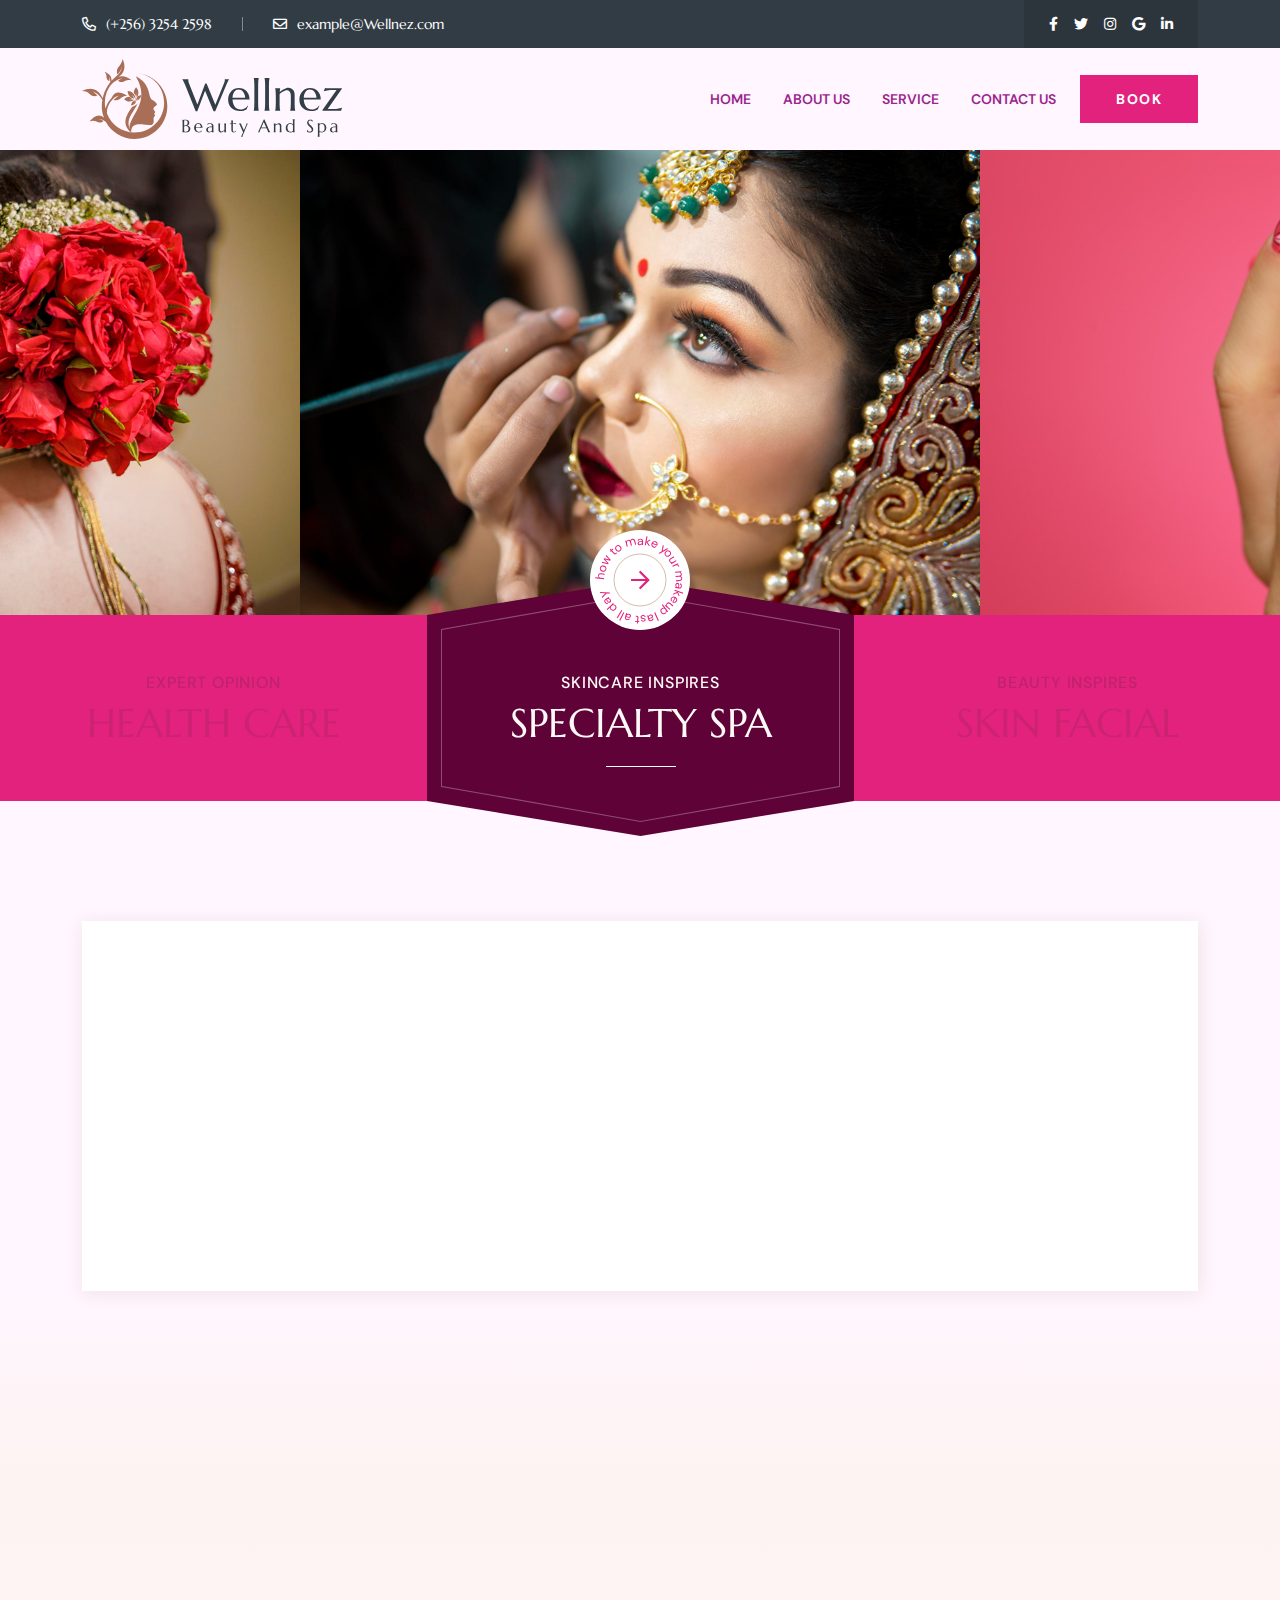
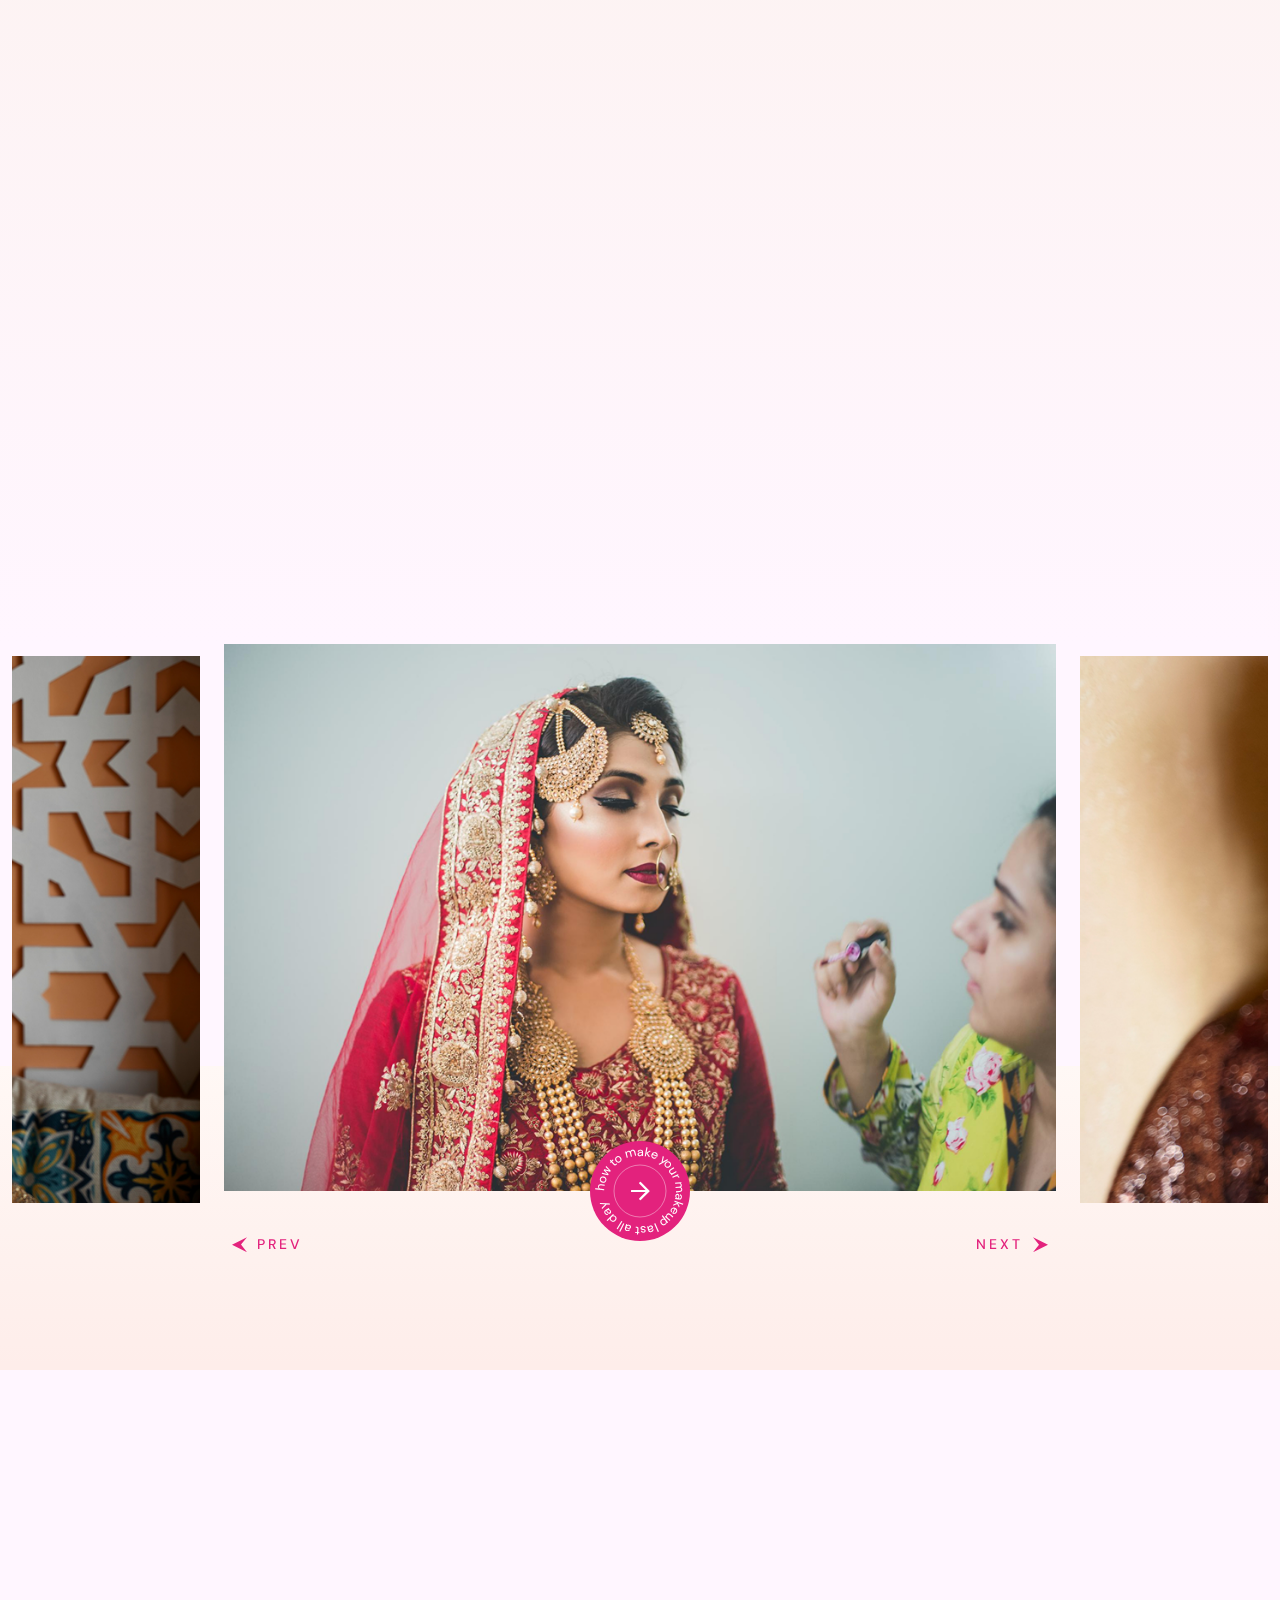
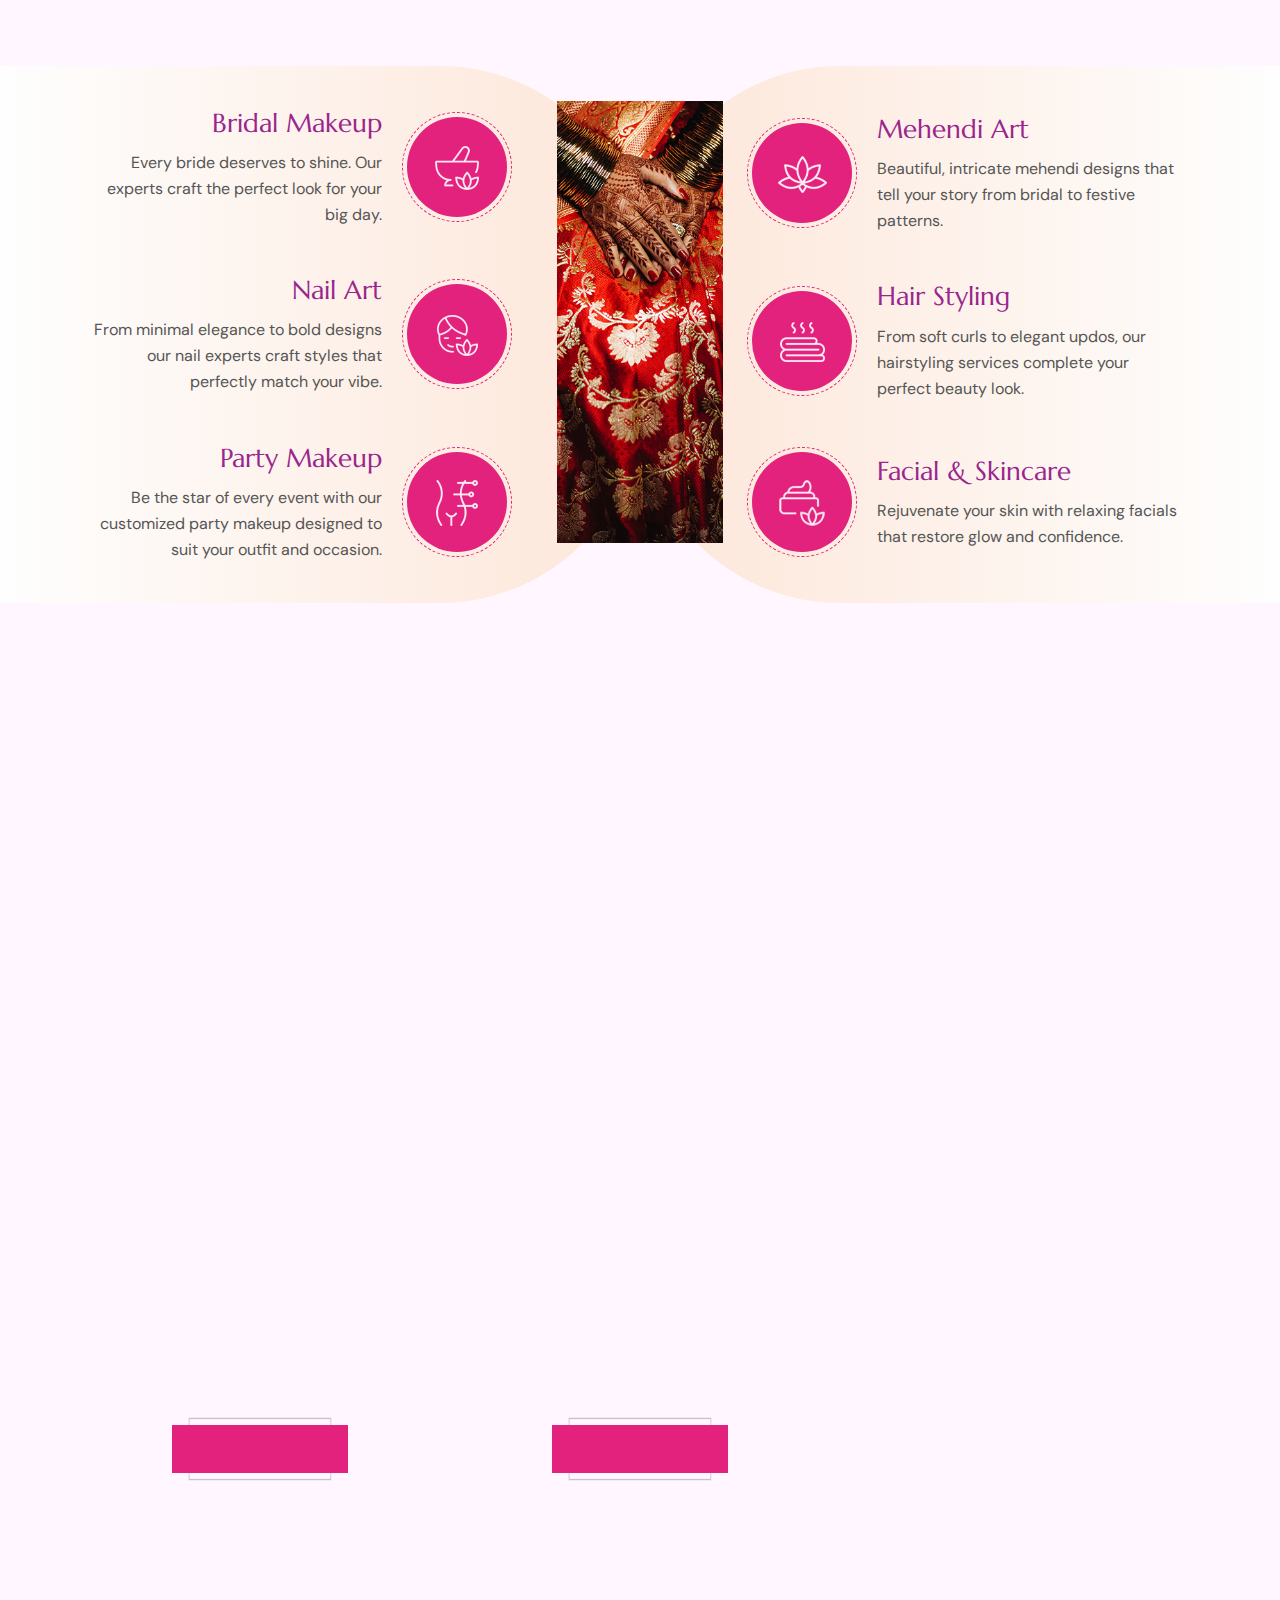
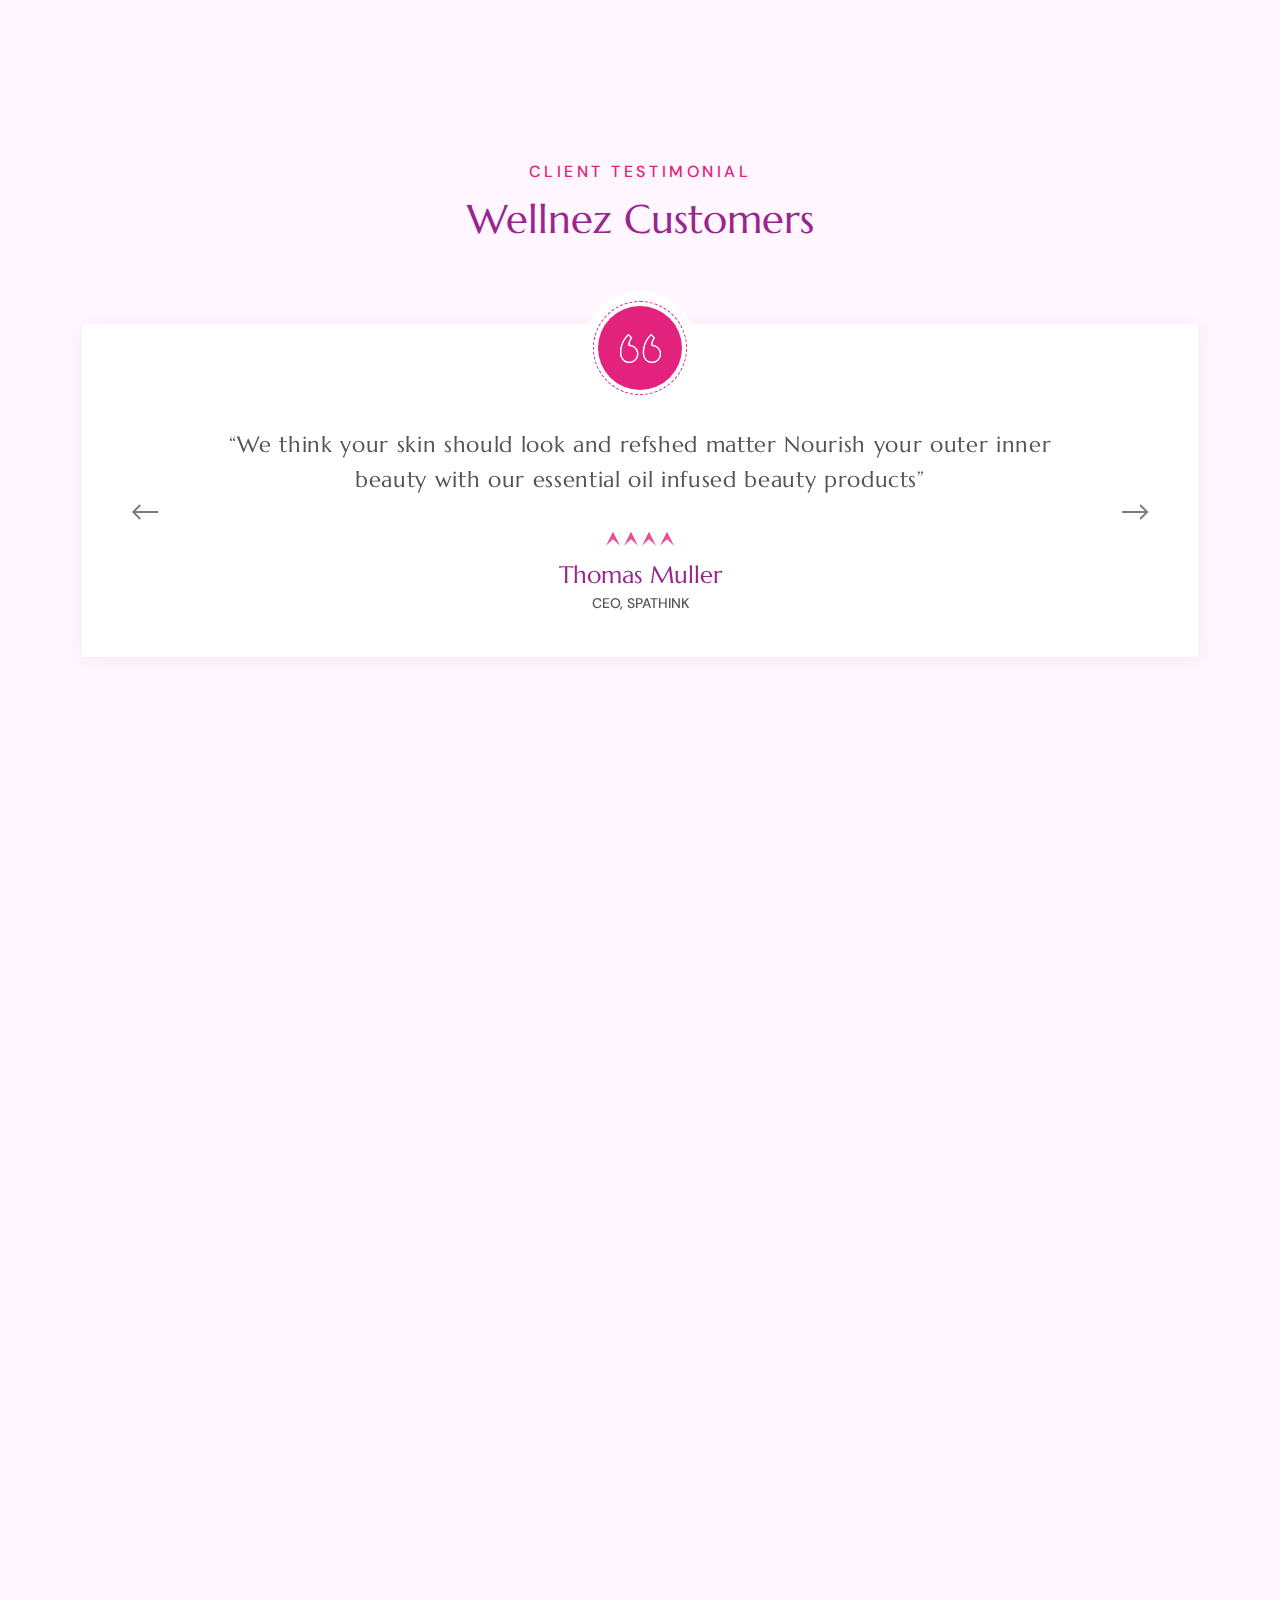
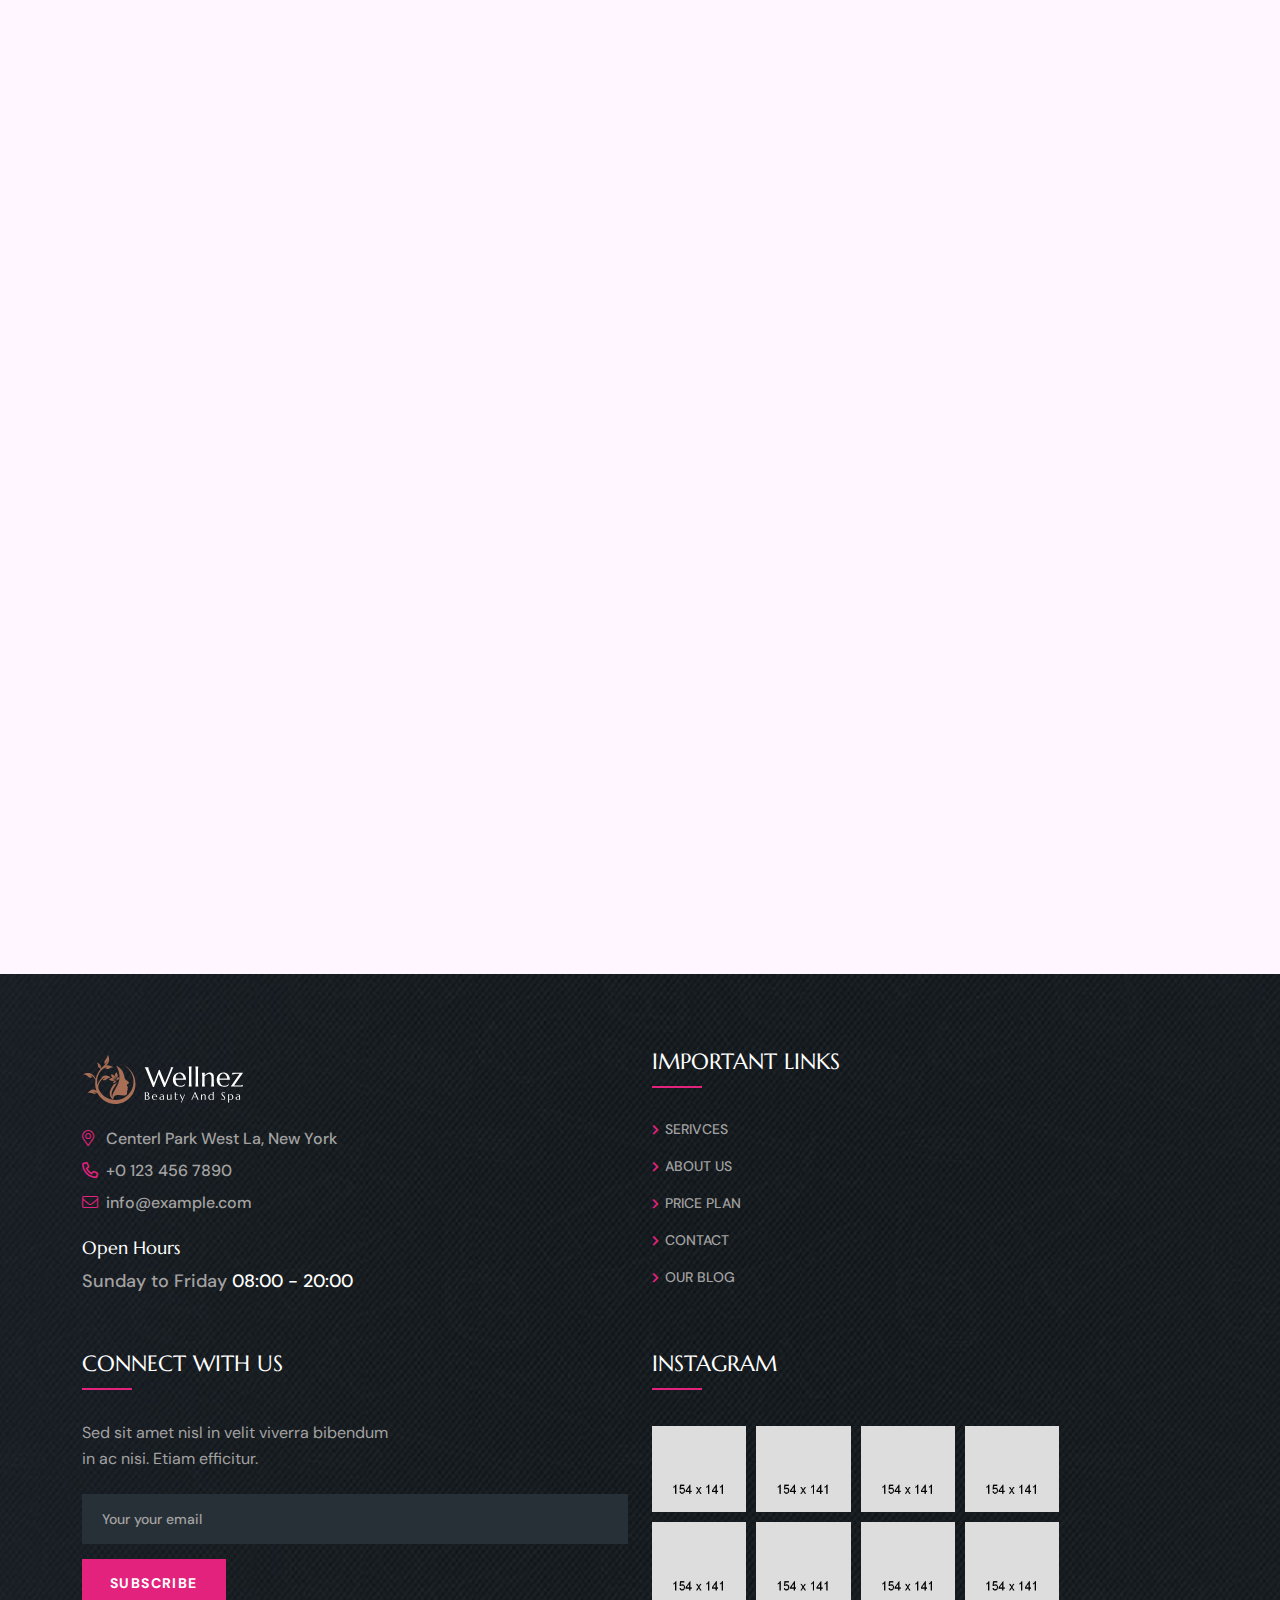
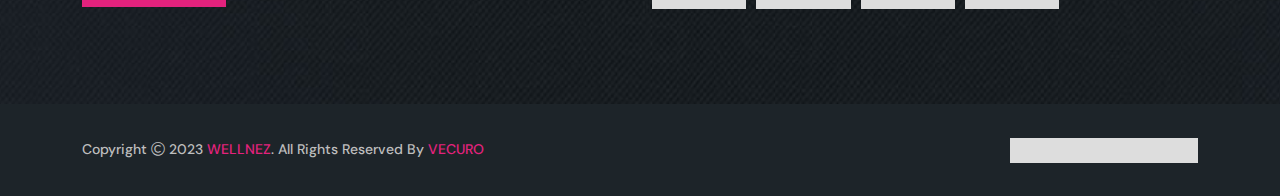
<file: index-3.html>
<!doctype html>
<html class="no-js" lang="zxx">

<head>
    <meta charset="utf-8">
    <meta http-equiv="x-ua-compatible" content="ie=edge">
    <title>Wellnez - Spa Beauty & Wellness Salon HTML5 Template - Home Three</title>
    <meta name="author" content="Vecuro">
    <meta name="description" content="Wellnez - Spa Beauty & Wellness Salon HTML5 Template">
    <meta name="keywords" content="beauty, beauty salon, beauty shop, beauty spa, cosmetics, hairdresser, health, lifestyle, massage, salon, spa, spa booking, wellness, wellness template, yoga">
    <meta name="robots" content="INDEX,FOLLOW">

    <!-- Mobile Specific Metas -->
    <meta name="viewport" content="width=device-width, initial-scale=1, shrink-to-fit=no">

    <!-- Favicons - Place favicon.ico in the root directory -->
    <link rel="shortcut icon" href="assets/img/favicon.ico" type="image/x-icon">
    <link rel="icon" href="assets/img/favicon.ico" type="image/x-icon">

    <!--==============================
	  Google Fonts
	============================== -->
    <link rel="preconnect" href="https://fonts.googleapis.com">
    <link rel="preconnect" href="https://fonts.gstatic.com" crossorigin>
    <link href="https://fonts.googleapis.com/css2?family=DM+Sans:wght@400;500;700&family=Marcellus&display=swap" rel="stylesheet">


    <!--==============================
	    All CSS File
	============================== -->
    <!-- Bootstrap -->
    <link rel="stylesheet" href="assets/css/bootstrap.min.css">
    <!-- <link rel="stylesheet" href="assets/css/app.min.css"> -->
    <!-- Fontawesome Icon -->
    <link rel="stylesheet" href="assets/css/fontawesome.min.css">
    <!-- Layerslider -->
    <link rel="stylesheet" href="assets/css/layerslider.min.css">
    <!-- jQuery DatePicker -->
    <link rel="stylesheet" href="assets/css/jquery.datetimepicker.min.css">
    <!-- Magnific Popup -->
    <link rel="stylesheet" href="assets/css/magnific-popup.min.css">
    <!-- Slick Slider -->
    <link rel="stylesheet" href="assets/css/slick.min.css">
    <!-- Theme Custom CSS -->
    <link rel="stylesheet" href="assets/css/style.css">

</head>


<body>


    <!--[if lte IE 9]>
    	<p class="browserupgrade">You are using an <strong>outdated</strong> browser. Please <a href="https://browsehappy.com/">upgrade your browser</a> to improve your experience and security.</p>
  <![endif]-->



    <!--********************************
   		Code Start From Here 
	******************************** -->




    <!--==============================
     Preloader
  ==============================-->
    <div class="preloader  ">
        <button class="vs-btn preloaderCls">Cancel Preloader </button>
        <div class="preloader-inner">
            <div class="loader"></div>
        </div>
    </div><svg viewBox="0 0 150 150" class="svg-hidden">
        <path id="textPath" d="M 0,75 a 75,75 0 1,1 0,1 z"></path>
    </svg><!--==============================
    Mobile Menu
  ============================== -->
    <div class="vs-menu-wrapper">
        <div class="vs-menu-area text-center">
            <button class="vs-menu-toggle"><i class="fal fa-times"></i></button>
            <div class="mobile-logo">
                <a href="index.html"><img src="assets/img/logo.svg" alt="Wellnez"></a>
            </div>
            <div class="vs-mobile-menu">
                <ul>
                    <li>
                        <a href="index.html">Home</a>         
                    </li>
                    <li>
                        <a href="about.html">About Us</a>
                    </li>
                    <li>
                        <a href="match.html">Service</a>
                    </li>
                    <li>
                        <a href="contact.html">Contact Us</a>
                    </li>
                </ul>
            </div>
        </div>
    </div><!--==============================
    Sidemenu
============================== -->
    <div class="sidemenu-wrapper d-none d-lg-block  ">
        <div class="sidemenu-content">
            <button class="closeButton sideMenuCls"><i class="far fa-times"></i></button>
            <div class="widget  ">
                <div class="footer-logo">
                    <img src="assets/img/logo.svg" alt="logo">
                </div>
                <div class="info-media1">
                    <div class="media-icon"><i class="fal fa-map-marker-alt"></i></div>
                    <span class="media-label">Centerl Park West La, New York</span>
                </div>
                <div class="info-media1">
                    <div class="media-icon"><i class="far fa-phone-alt "></i></div>
                    <span class="media-label"><a href="tel:+01234567890" class="text-inherit">+0 123 456 7890</a></span>
                </div>
                <div class="info-media1">
                    <div class="media-icon"><i class="fal fa-envelope"></i></div>
                    <span class="media-label"><a class="text-inherit" href="mailto:info@example.com">info@example.com</a></span>
                </div>
            </div>
            <div class="widget  ">
                <h3 class="widget_title">Latest post</h3>
                <div class="recent-post-wrap">
                    <div class="recent-post">
                        <div class="media-img">
                            <a href="blog-details.html"><img src="assets/img/widget/recent-post-1-1.jpg" alt="Blog Image"></a>
                        </div>
                        <div class="media-body">
                            <h4 class="post-title"><a class="text-inherit" href="blog-details.html">Skinscent Experience Oskarsson</a></h4>
                            <div class="recent-post-meta">
                                <a href="blog.html"><i class="fas fa-calendar-alt"></i>march 10, 2023</a>
                            </div>
                        </div>
                    </div>
                    <div class="recent-post">
                        <div class="media-img">
                            <a href="blog-details.html"><img src="assets/img/widget/recent-post-1-2.jpg" alt="Blog Image"></a>
                        </div>
                        <div class="media-body">
                            <h4 class="post-title"><a class="text-inherit" href="blog-details.html">Lorem ipsum is placeholder recent popular</a></h4>
                            <div class="recent-post-meta">
                                <a href="blog.html"><i class="fas fa-calendar-alt"></i>Augest 10, 2023</a>
                            </div>
                        </div>
                    </div>
                    <div class="recent-post">
                        <div class="media-img">
                            <a href="blog-details.html"><img src="assets/img/widget/recent-post-1-3.jpg" alt="Blog Image"></a>
                        </div>
                        <div class="media-body">
                            <h4 class="post-title"><a class="text-inherit" href="blog-details.html">From its medieval origins health custom</a></h4>
                            <div class="recent-post-meta">
                                <a href="blog.html"><i class="fas fa-calendar-alt"></i>July 11, 2023</a>
                            </div>
                        </div>
                    </div>
                    <div class="recent-post">
                        <div class="media-img">
                            <a href="blog-details.html"><img src="assets/img/widget/recent-post-1-4.jpg" alt="Blog Image"></a>
                        </div>
                        <div class="media-body">
                            <h4 class="post-title"><a class="text-inherit" href="blog-details.html">Letraset's dry-transfer sheets later</a></h4>
                            <div class="recent-post-meta">
                                <a href="blog.html"><i class="fas fa-calendar-alt"></i>March 05, 2023</a>
                            </div>
                        </div>
                    </div>
                </div>
            </div>
        </div>
    </div><!--==============================
    Popup Search Box
    ============================== -->
    <div class="popup-search-box d-none d-lg-block  ">
        <button class="searchClose"><i class="fal fa-times"></i></button>
        <form action="#">
            <input type="text" class="border-theme" placeholder="What are you looking for">
            <button type="submit"><i class="fal fa-search"></i></button>
        </form>
    </div>
    <!--==============================
    Header Area
    ==============================-->
    <header class="vs-header header-layout1">
        <div class="header-top">
            <div class="container">
                <div class="row justify-content-center justify-content-md-between align-items-center">
                    <div class="col-auto text-center py-2 py-md-0">
                        <div class="header-links style-white">
                            <ul>
                                <li class="d-none d-xxl-inline-block"><i class="far fa-map-marker-alt"></i>121 King St. Melbourne VIC 3000, Australia</li>
                                <li><i class="far fa-phone-alt"></i><a href="tel:+25632542598">(+256) 3254 2598</a></li>
                                <li><i class="far fa-envelope"></i><a href="mailto:example@Wellnez.com">example@Wellnez.com</a></li>
                            </ul>
                        </div>
                    </div>
                    <div class="col-auto d-none d-md-block">
                        <div class="social-style1">
                            <a href="#"><i class="fab fa-facebook-f"></i></a>
                            <a href="#"><i class="fab fa-twitter"></i></a>
                            <a href="#"><i class="fab fa-instagram"></i></a>
                            <a href="#"><i class="fab fa-google"></i></a>
                            <a href="#"><i class="fab fa-linkedin-in"></i></a>
                        </div>
                    </div>
                </div>
            </div>
        </div>
        <div class="sticky-wrap">
            <div class="sticky-active">
                <div class="container">
                    <div class="row justify-content-between align-items-center gx-60">
                        <div class="col">
                            <div class="header-logo">
                                <a href="index.html"><img src="assets/img/logo.svg" alt="logo"></a>
                            </div>
                        </div>
                        <div class="col-auto">
                            <nav class="main-menu menu-style1 d-none d-lg-block">
                                <ul>
                    <li>
                        <a href="index.html">Home</a>         
                    </li>
                    <li>
                        <a href="about.html">About Us</a>
                    </li>
                    <li>
                        <a href="match.html">Service</a>
                    </li>
                    <li>
                        <a href="contact.html">Contact Us</a>
                    </li>
                </ul>
                            </nav>
                        </div>
                        <div class="col-auto">
                            <div class="header-icons">
                                <a href="contact.html" class="vs-btn style2 d-none d-xl-inline-block">Book</a>
                                
                                <button class="vs-menu-toggle d-inline-block d-lg-none" type="button"><i class="fal fa-bars"></i></button>
                            </div>
                        </div>
                    </div>
                </div>
            </div>
        </div>
    </header><!--==============================
    Hero Area
    ==============================-->
    <div class="hero-layout3  ">
        <div class="vs-carousel" data-arrows="true" data-slide-show="1" data-lg-slide-show="1" data-center-mode="true" data-xl-center-mode="true" data-ml-center-mode="true" data-lg-center-mode="true" data-md-center-mode="true" data-center-padding="475px" data-xl-center-padding="350px" data-ml-center-padding="300px" data-lg-center-padding="250px" data-md-center-padding="180px" data-sm-center-padding="150px" data-xs-center-padding="100px" id="heroimg" data-asnavfor="#herocontent">
            <div>
                <div class="hero-img"><img src="assets/img/hero/hero-3-1.jpg" alt="hero" class="w-100"></div>
            </div>
            <div>
                <div class="hero-img"><img src="assets/img/hero/hero-3-2.jpg" alt="hero" class="w-100"></div>
            </div>
            <div>
                <div class="hero-img"><img src="assets/img/hero/hero-3-3.jpg" alt="hero" class="w-100"></div>
            </div>
            <div>
                <div class="hero-img"><img src="assets/img/hero/hero-3-4.jpg" alt="hero" class="w-100"></div>
            </div>
        </div>
        <div class="media-slider">
            <div class="circle-btn ">
                <a href="about.html" class="btn-icon"><i class="far fa-arrow-right"></i></a>
                <div class="btn-text">
                    <svg viewBox="0 0 150 150">
                        <text>
                            <textPath href="#textPath">how to make your makeup last all day</textPath>
                        </text>
                    </svg>
                </div>
            </div>
            <div class="vs-carousel" data-asnavfor="#heroimg" id="herocontent" data-slide-show="3" data-center-mode="true" data-xl-center-mode="true" data-ml-center-mode="true" data-lg-center-mode="true" data-md-center-mode="true" data-md-center-padding="120px">
                <div>
                    <div class="media-style2">
                        <div class="media-shape"></div>
                        <span class="media-label">skincare inspires</span>
                        <p class="media-title">Specialty SPA</p>
                        <div class="media-line"></div>
                    </div>
                </div>
                <div>
                    <div class="media-style2">
                        <div class="media-shape"></div>
                        <span class="media-label">Beauty inspires</span>
                        <p class="media-title">Skin facial</p>
                        <div class="media-line"></div>
                    </div>
                </div>
                <div>
                    <div class="media-style2">
                        <div class="media-shape"></div>
                        <span class="media-label">Modern Care</span>
                        <p class="media-title">Oil Massage</p>
                        <div class="media-line"></div>
                    </div>
                </div>
                <div>
                    <div class="media-style2">
                        <div class="media-shape"></div>
                        <span class="media-label">Expert Opinion</span>
                        <p class="media-title">Health Care</p>
                        <div class="media-line"></div>
                    </div>
                </div>
            </div>
        </div>
    </div>




    <!--==============================
    About Area
    ==============================-->
    <section class=" space-top">
        <div class="shape-mockup jump-img d-none d-xxl-block" data-top="-1%" data-left="0"><img src="assets/img/bg/banner-sh-1-1.png" alt="shape"></div>
        <div class="shape-mockup jump-reverse-img d-none d-xxl-block" data-top="-2%" data-right="0"><img src="assets/img/bg/banner-sh-1-2.png" alt="shape"></div>
        <div class="container">
            <div class="banner-inner1">
                <div class="row vs-carousel wow fadeInUp" data-wow-delay="0.2s" data-slide-show="3" data-md-slide-show="2">
                    <div class="col-lg-4">
                        <div class="banner-style1 mega-hover">
                            <a href="shop-details.html" class="link-overlay"><span class="sr-only">Buy Now</span></a>
                            <div class="banner-img"><img src="assets/img/banner/ban-1-1.png" alt="banner"></div>
                            <div class="banner-content">
                                <h3 class="banner-title">skinpure <span class="text-theme">NEW</span> Beauty</h3>
                                <span class="banner-price">$18.00<del>$75.00</del></span>
                            </div>
                        </div>
                    </div>
                    <div class="col-lg-4">
                        <div class="banner-style1 layout2 mega-hover">
                            <a href="shop-details.html" class="link-overlay"><span class="sr-only">Buy Now</span></a>
                            <div class="banner-img"><img src="assets/img/banner/ban-1-2.png" alt="banner"></div>
                            <div class="banner-content">
                                <h3 class="banner-title">Cosmetic <span class="text-theme">NEW</span> Beauty</h3>
                                <span class="banner-price">$45.00<del>$68.00</del></span>
                            </div>
                        </div>
                    </div>
                    <div class="col-lg-4">
                        <div class="banner-style1 layout3 mega-hover">
                            <a href="shop-details.html" class="link-overlay"><span class="sr-only">Buy Now</span></a>
                            <div class="banner-img"><img src="assets/img/banner/ban-1-3.png" alt="banner"></div>
                            <div class="banner-content">
                                <h3 class="banner-title">spastone <span class="text-theme">NEW</span> Beauty</h3>
                                <span class="banner-price">$12.00<del>$12.00</del></span>
                            </div>
                        </div>
                    </div>
                </div>
            </div>
        </div>
    </section><!--==============================
    About Area
    ==============================-->
    <section class=" overflow-hidden space-top space-extra-bottom bg-gradient-2">
        <div class="shape-mockup jump-reverse-img d-none d-xxl-block" data-top="22%" data-left="-7%">
            <div class="curb-shape1"></div>
        </div>
        <div class="shape-mockup jump-img  d-none d-xxxl-block" data-top="17%" data-right="13%"><img src="assets/img/shape/leaf-1-4.png" alt="shape"></div>
        <div class="container">
            <div class="row gx-55">
                <div class="col-lg-5 col-xxl-auto align-self-center wow fadeInUp" data-wow-delay="0.2s">
                    <div class="px-xxl-4 mx-xxl-3 pb-md-4 pb-lg-0">
                        <div class="img-box3">
                            <div class="shape-line">
                                <svg viewBox="0 0 442 357">
                                    <path class="shape-line" d="M220.6 3C339.98 3 437.1 100.12 437.1 219.5V351.99H440.1V219.5C440.1 160.87 417.27 105.75 375.81 64.29C334.35 22.83 279.23 0 220.6 0C161.97 0 106.85 22.83 65.39 64.29C28.67 101.01 6.57 148.46 2 199.56H5.02C15.12 89.5 107.94 3 220.6 3Z" />
                                    <path class="shape-dot" d="M7 198.5C7 200.433 5.433 202 3.5 202C1.567 202 0 200.433 0 198.5C0 196.567 1.567 195 3.5 195C5.433 195 7 196.567 7 198.5Z" />
                                    <path class="shape-dot" d="M442 353.5C442 355.433 440.433 357 438.5 357C436.567 357 435 355.433 435 353.5C435 351.567 436.567 350 438.5 350C440.433 350 442 351.567 442 353.5Z" />
                                </svg>
                            </div>
                            <div class="text-shape">
                                <svg viewBox="0 0 408 579">
                                    <path id="textboxpath" d="M0 204C0 91.3339 91.3339 0 204 0V0C316.666 0 408 91.3339 408 204V316.879V375C408 487.666 316.666 579 204 579V579C91.3339 579 0 487.666 0 375V204Z"></path>
                                    <text>
                                        <textPath href="#textboxpath" startOffset="810">Onsectttur adipiscung</textPath>
                                    </text>
                                </svg>
                            </div>
                            <div class="img-1"><img src="assets/img/about/ab-3-1.jpg" alt="about"></div>
                            <div class="img-2 jump-img"><img src="assets/img/shape/leaf-1-7.png" alt="about"></div>
                        </div>
                    </div>
                </div>
                <div class="col-lg-7 col-xxl align-self-center wow fadeInUp" data-wow-delay="0.3s">
                    <span class="sec-subtitle">EXPERIENCE PERFECTION • <span class="sec-subtext">FEEL BEAUTIFUL</span></span>
                    <h2 class="sec-title2">DISCOVER YOUR <span class="text-theme">BRIDAL GLOW</span></h2>
                    <p class="quote-text">Enhance your natural beauty with flawless artistry and a radiant bridal touch.</p>
                    <div class="row gx-25">
                        <div class="col-md-6">
                            <div class="feature-style1">
                                <div class="vs-icon"><img src="assets/img/icon/ab-f-2-1.png" alt="icon"></div>
                                <h3 class="feature-title h5"><a class="text-inherit" href="service-details.html">HD Bridal Makeup</a></h3>
                                <div class="arrow-shape"><i class="arrow"></i><i class="arrow"></i><i class="arrow"></i><i class="arrow"></i></div>
                                <p class="feature-text">Get a camera-ready look that lasts all day. Our HD bridal makeup blends luxury products with expert techniques for a stunning finish.</p>
                            </div>
                        </div>
                        <div class="col-md-6">
                            <div class="feature-style1">
                                <div class="vs-icon"><img src="assets/img/icon/ab-f-2-2.png" alt="icon"></div>
                                <h3 class="feature-title h5"><a class="text-inherit" href="service-details.html">Airbrush Makeup</a></h3>
                                <div class="arrow-shape"><i class="arrow"></i><i class="arrow"></i><i class="arrow"></i><i class="arrow"></i></div>
                                <p class="feature-text">Lightweight, smooth, and long-lasting — perfect for brides who want a natural glow and flawless coverage on their big day.</p>
                            </div>
                        </div>
                    </div>
                </div>
            </div>
        </div>
    </section><!--==============================
    Gallery Area
    ==============================-->
    <div class="position-relative space-extra-bottom">
        <div class="gallery-shape1"></div>
        <div class="container-fluid">
            <div class="row gallery-slider1 vs-carousel" data-slide-show="1" data-center-mode="true" data-xl-center-mode="true" data-ml-center-mode="true" data-lg-center-mode="true" data-md-center-mode="true" data-center-padding="477px" data-xl-center-padding="320px" data-ml-center-padding="200px" data-lg-center-padding="150px" data-md-center-padding="80px">
                <div class="col">
                    <div class="gallery-style2">
                        <div class="gallery-img"><img src="assets/img/gallery/gal-3-1.jpg" alt="gallery"></div>
                        <div class="circle-btn style2">
                            <a href="gallery-details.html" class="btn-icon"><i class="far fa-arrow-right"></i></a>
                            <div class="btn-text">
                                <svg viewBox="0 0 150 150">
                                    <text>
                                        <textPath href="#textPath">how to make your makeup last all day</textPath>
                                    </text>
                                </svg>
                            </div>
                        </div>
                    </div>
                </div>
                <div class="col">
                    <div class="gallery-style2">
                        <div class="gallery-img"><img src="assets/img/gallery/gal-3-2.jpg" alt="gallery"></div>
                        <div class="circle-btn style2">
                            <a href="gallery-details.html" class="btn-icon"><i class="far fa-arrow-right"></i></a>
                            <div class="btn-text">
                                <svg viewBox="0 0 150 150">
                                    <text>
                                        <textPath href="#textPath">how to make your makeup last all day</textPath>
                                    </text>
                                </svg>
                            </div>
                        </div>
                    </div>
                </div>
                <div class="col">
                    <div class="gallery-style2">
                        <div class="gallery-img"><img src="assets/img/gallery/gal-3-3.jpg" alt="gallery"></div>
                        <div class="circle-btn style2">
                            <a href="gallery-details.html" class="btn-icon"><i class="far fa-arrow-right"></i></a>
                            <div class="btn-text">
                                <svg viewBox="0 0 150 150">
                                    <text>
                                        <textPath href="#textPath">how to make your makeup last all day</textPath>
                                    </text>
                                </svg>
                            </div>
                        </div>
                    </div>
                </div>
                <div class="col">
                    <div class="gallery-style2">
                        <div class="gallery-img"><img src="assets/img/gallery/gal-3-4.jpg" alt="gallery"></div>
                        <div class="circle-btn style2">
                            <a href="gallery-details.html" class="btn-icon"><i class="far fa-arrow-right"></i></a>
                            <div class="btn-text">
                                <svg viewBox="0 0 150 150">
                                    <text>
                                        <textPath href="#textPath">how to make your makeup last all day</textPath>
                                    </text>
                                </svg>
                            </div>
                        </div>
                    </div>
                </div>
            </div>
            <div class="arrows-style1">
                <button data-slick-prev=".gallery-slider1"><i class="arrow"></i>Prev</button>
                <button data-slick-next=".gallery-slider1"><i class="arrow"></i>Next</button>
            </div>
        </div>
    </div><!--==============================
    Service Area
    ==============================-->
    <section class=" space">
        <div class="title-area text-center wow fadeInUp" data-wow-delay="0.2s">
            <span class="sec-subtitle">SERVICE OF ELEGANCE</span>
            <h2 class="sec-title">Discover Our Signature Beauty Services</h2>
            <div class="sec-shape mb-5 pb-1"><img src="assets/img/shape/sec-shape-1.png" alt="shape"></div>
        </div>
        <div class="service-inner1">
            <div class="shape-mockup jump d-none d-xxl-block" data-top="-25%" data-right="1%"><img src="assets/img/hero/hero-leaf-5.png" alt="shape"></div>
            <div class="container-xl">  
                <div class="row justify-content-between align-items-center">
                    <div class="col-md-6 col-lg-5 col-xxl-auto">
                        <div class="service-style1 reverse">
                            <div class="vs-icon"><img src="assets/img/icon/sr-i-1-1.png" alt="icon"></div>
                            <div class="service-content">
                                <h3 class="service-title"><a href="service-details.html" class="text-inherit">Bridal Makeup</a></h3>
                                <p class="service-text">Every bride deserves to shine. Our experts craft the perfect look for your big day.</p>
                            </div>
                        </div>
                        <div class="service-style1 reverse">
                            <div class="vs-icon"><img src="assets/img/icon/sr-i-1-2.png" alt="icon"></div>
                            <div class="service-content">
                                <h3 class="service-title"><a href="service-details.html" class="text-inherit">Nail Art</a></h3>
                                <p class="service-text">From minimal elegance to bold designs our nail experts craft styles that perfectly match your vibe.</p>
                            </div>
                        </div>
                        <div class="service-style1 reverse">
                            <div class="vs-icon"><img src="assets/img/icon/sr-i-1-3.png" alt="icon"></div>
                            <div class="service-content">
                                <h3 class="service-title"><a href="service-details.html" class="text-inherit">Party Makeup</a></h3>
                                <p class="service-text">Be the star of every event with our customized party makeup designed to suit your outfit and occasion.</p>
                            </div>
                        </div>
                    </div>
                    <div class="col col-xxl-auto text-center d-none d-lg-block">
                        <img src="assets/img/bg/sr-shape-1-1.png" alt="shape" class="mt-n4">
                    </div>
                    <div class="col-md-6 col-lg-5 col-xxl-auto">
                        <div class="service-style1">
                            <div class="vs-icon"><img src="assets/img/icon/sr-i-1-4.png" alt="icon"></div>
                            <div class="service-content">
                                <h3 class="service-title"><a href="service-details.html" class="text-inherit">Mehendi Art</a></h3>
                                <p class="service-text">Beautiful, intricate mehendi designs that tell your story from bridal to festive patterns.</p>
                            </div>
                        </div>
                        <div class="service-style1">
                            <div class="vs-icon"><img src="assets/img/icon/sr-i-1-5.png" alt="icon"></div>
                            <div class="service-content">
                                <h3 class="service-title"><a href="service-details.html" class="text-inherit">Hair Styling</a></h3>
                                <p class="service-text">From soft curls to elegant updos, our hairstyling services complete your perfect beauty look.</p>
                            </div>
                        </div>
                        <div class="service-style1">
                            <div class="vs-icon"><img src="assets/img/icon/sr-i-1-6.png" alt="icon"></div>
                            <div class="service-content">
                                <h3 class="service-title"><a href="service-details.html" class="text-inherit">Facial & Skincare</a></h3>
                                <p class="service-text">Rejuvenate your skin with relaxing facials that restore glow and confidence.</p>
                            </div>
                        </div>
                    </div>
                </div>
            </div>
        </div>
    </section><!--==============================
    Price Plan Area
    ==============================-->
    <section class=" space-top space-extra-bottom">
        <div class="parallax" data-parallax-image="assets/img/bg/price-bg-2-1.jpg"></div>
        <div class="container">
            <div class="row flex-row-reverse gx-55">
                <div class="col-md-6 col-lg-6 col-xl-4 col-xxl align-self-end mb-40 mb-md-0 wow fadeInUp" data-wow-delay="0.2s">
                    <div class="img-box3 style2">
                        <div class="shape-line">
                            <svg viewBox="0 0 442 357">
                                <path class="shape-line" d="M220.6 3C339.98 3 437.1 100.12 437.1 219.5V351.99H440.1V219.5C440.1 160.87 417.27 105.75 375.81 64.29C334.35 22.83 279.23 0 220.6 0C161.97 0 106.85 22.83 65.39 64.29C28.67 101.01 6.57 148.46 2 199.56H5.02C15.12 89.5 107.94 3 220.6 3Z" />
                                <path class="shape-dot" d="M7 198.5C7 200.433 5.433 202 3.5 202C1.567 202 0 200.433 0 198.5C0 196.567 1.567 195 3.5 195C5.433 195 7 196.567 7 198.5Z" />
                                <path class="shape-dot" d="M442 353.5C442 355.433 440.433 357 438.5 357C436.567 357 435 355.433 435 353.5C435 351.567 436.567 350 438.5 350C440.433 350 442 351.567 442 353.5Z" />
                            </svg>
                        </div>
                        <div class="text-shape">
                            <svg viewBox="0 0 408 579">
                                <path id="textboxpath2" d="M0 204C0 91.3339 91.3339 0 204 0V0C316.666 0 408 91.3339 408 204V316.879V375C408 487.666 316.666 579 204 579V579C91.3339 579 0 487.666 0 375V204Z"></path>
                                <text>
                                    <textPath href="#textboxpath2" startOffset="810">Onsectttur adipiscung</textPath>
                                </text>
                            </svg>
                        </div>
                        <div class="img-product">
                            <a href="shop-details.html"><img src="assets/img/about/price-2-1-1.png" alt="about"></a>
                            <p class="product-title"><a href="shop-details.html" class="text-inherit">face vitamin</a></p>
                            <p class="product-price">$12.00</p>
                        </div>
                    </div>
                </div>
                <div class="col-md-6 col-lg-6 col-xl-8 col-xxl-auto wow fadeInUp" data-wow-delay="0.3s">
                    <div class="title-area text-center text-md-start">
                        <span class="text-white sec-subtitle">Experience Wellnez <span class="sec-subtext bg-theme">25 Years</span></span>
                        <h2 class="text-white sec-title">Perfect Package</h2>
                    </div>
                    <div class="price-inner2">
                        <div class="row vs-carousel" data-slide-show="2" data-lg-slide-show="1">
                            <div class="col-lg-6">
                                <div class="package-style1">
                                    <div class="package-top">
                                        <div class="package-left">
                                            <p class="package-price">12<span class="currency">$</span></p>
                                            <p class="package-duration">Billed Monthly</p>
                                        </div>
                                        <h3 class="package-name">Basic Plan</h3>
                                    </div>
                                    <div class="package-shape"><img src="assets/img/shape/price-shape-2.png" alt="shape"></div>
                                    <div class="package-list">
                                        <ul class="list-unstyled">
                                            <li><span class="text-title">Mobile-Optimized</span></li>
                                            <li>Free Custom Domain</li>
                                            <li>Best Hosting</li>
                                            <li>Max Makup</li>
                                            <li>Outstanding Support</li>
                                            <li>Happy Customers</li>
                                        </ul>
                                    </div>
                                    <div class="package-btn">
                                        <a href="contact.html" class="vs-btn style3">Book Now</a>
                                    </div>
                                </div>
                            </div>
                            <div class="col-lg-6">
                                <div class="package-style1">
                                    <div class="package-top">
                                        <div class="package-left">
                                            <p class="package-price">29<span class="currency">$</span></p>
                                            <p class="package-duration">Billed Yearly</p>
                                        </div>
                                        <h3 class="package-name">Mega Plan</h3>
                                    </div>
                                    <div class="package-shape"><img src="assets/img/shape/price-shape-2.png" alt="shape"></div>
                                    <div class="package-list">
                                        <ul class="list-unstyled">
                                            <li><span class="text-title">Mobile-Optimized</span></li>
                                            <li>Free Custom Domain</li>
                                            <li>Best Hosting</li>
                                            <li>Max Makup</li>
                                            <li>Outstanding Support</li>
                                            <li>Happy Customers</li>
                                        </ul>
                                    </div>
                                    <div class="package-btn">
                                        <a href="contact.html" class="vs-btn style3">Book Now</a>
                                    </div>
                                </div>
                            </div>
                        </div>
                    </div>
                </div>
            </div>
        </div>
    </section><!--==============================
    Testimonial Area
    ==============================-->
    <section class=" space-top space-extra-bottom">
        <div class="parallax" data-parallax-image="assets/img/bg/testi-bg-2-1.jpg"></div>
        <div class="shape-mockup jump-reverse d-none d-xxl-block" data-top="12%" data-right="6%"><img src="assets/img/shape/leaf-1-1.png" alt="shape"></div>
        <div class="shape-mockup jump  d-none d-xxl-block" data-top="35%" data-left="17.5%"><img src="assets/img/shape/leaf-1-8.png" alt="shape"></div>
        <div class="container">
            <div class="title-area text-center">
                <span class="sec-subtitle">client testimonial</span>
                <h2 class="sec-title">Wellnez Customers</h2>
            </div>
            <div class="pb-1px"></div>
            <div class="testi-style2">
                <span class="vs-icon"><img src="assets/img/icon/quote-1-1.png" alt="icon"></span>
                <div class="vs-carousel" data-slide-show="1" data-fade="true" data-arrows="true" data-ml-arrows="true" data-xl-arrows="true" data-lg-arrows="true" data-prev-arrow="fal fa-long-arrow-left" data-next-arrow="fal fa-long-arrow-right">
                    <div>
                        <p class="testi-text">“We think your skin should look and refshed matter Nourish your outer inner beauty with our essential oil infused beauty products”</p>
                        <div class="arrow-shape"><i class="arrow"></i><i class="arrow"></i><i class="arrow"></i><i class="arrow"></i></div>
                        <h3 class="testi-name h5">Thomas Muller</h3>
                        <span class="testi-degi">CEO, SPATHINK</span>
                    </div>
                    <div>
                        <p class="testi-text">“From its medieval origins to the digital era, learn everything there is to know about the ubiquitous lorem ipsum passage known”</p>
                        <div class="arrow-shape"><i class="arrow"></i><i class="arrow"></i><i class="arrow"></i><i class="arrow"></i></div>
                        <h3 class="testi-name h5">William Shak</h3>
                        <span class="testi-degi">Manager, LDC</span>
                    </div>
                    <div>
                        <p class="testi-text">“Creation timelines for the standard lorem ipsum passage vary, with some citing the 15th century and others the part of Cicero”</p>
                        <div class="arrow-shape"><i class="arrow"></i><i class="arrow"></i><i class="arrow"></i><i class="arrow"></i></div>
                        <h3 class="testi-name h5">Vivi Marian</h3>
                        <span class="testi-degi">Customer</span>
                    </div>
                </div>
            </div>
        </div>
    </section><!--==============================
    Blog Area
    ==============================-->
    <section class=" space-top space-extra-bottom">
        <div class="container">
            <div class="title-area text-center wow fadeInUp" data-wow-delay="0.2s">
                <span class="sec-subtitle">our blog</span>
                <h2 class="sec-title">Latest News Posts</h2>
                <div class="sec-shape"><img src="assets/img/shape/sec-shape-1.png" alt="shape"></div>
            </div>
            <div class="row vs-carousel arrow-margin wow fadeInUp" data-wow-delay="0.3s" data-slide-show="3" data-md-slide-show="2" data-arrows="true">

                <div class="col-xl-4">
                    <div class="vs-blog blog-style1">
                        <div class="blog-img">
                            <a href="blog-details.html"><img src="assets/img/blog/blog-1-1.jpg" alt="Blog Thumbnail" class="w-100"></a>
                        </div>
                        <div class="blog-content">
                            <h3 class="blog-title h5"><a href="blog-details.html">Appearance or Health By Eating Well And Exercising</a></h3>
                            <div class="blog-meta">
                                <a href="blog.html">By John Deo</a>
                                <a href="blog.html">10 FEBRUARY, 2023</a>
                            </div>
                        </div>
                    </div>
                </div>

                <div class="col-xl-4">
                    <div class="vs-blog blog-style1">
                        <div class="blog-img">
                            <a href="blog-details.html"><img src="assets/img/blog/blog-1-2.jpg" alt="Blog Thumbnail" class="w-100"></a>
                        </div>
                        <div class="blog-content">
                            <h3 class="blog-title h5"><a href="blog-details.html">Body Spa Treatment on a Relaxing Spa Holiday</a></h3>
                            <div class="blog-meta">
                                <a href="blog.html">By Vivi Marian</a>
                                <a href="blog.html">12 December, 2023</a>
                            </div>
                        </div>
                    </div>
                </div>

                <div class="col-xl-4">
                    <div class="vs-blog blog-style1">
                        <div class="blog-img">
                            <a href="blog-details.html"><img src="assets/img/blog/blog-1-3.jpg" alt="Blog Thumbnail" class="w-100"></a>
                        </div>
                        <div class="blog-content">
                            <h3 class="blog-title h5"><a href="blog-details.html">Beautiful Wedding Body Treatment Relaxing Spa Holiday</a></h3>
                            <div class="blog-meta">
                                <a href="blog.html">By Jane Baker</a>
                                <a href="blog.html">05 November, 2023</a>
                            </div>
                        </div>
                    </div>
                </div>

                <div class="col-xl-4">
                    <div class="vs-blog blog-style1">
                        <div class="blog-img">
                            <a href="blog-details.html"><img src="assets/img/blog/blog-1-4.jpg" alt="Blog Thumbnail" class="w-100"></a>
                        </div>
                        <div class="blog-content">
                            <h3 class="blog-title h5"><a href="blog-details.html">Guide to Finding the Best Massage Sites & Odds feel</a></h3>
                            <div class="blog-meta">
                                <a href="blog.html">By Mark Polo</a>
                                <a href="blog.html">31 January, 2023</a>
                            </div>
                        </div>
                    </div>
                </div>

            </div>
        </div>
    </section><!--==============================
    Contact Area
    ==============================-->
    <section class="vs-cart-wrapper  space">
        <div class="parallax" data-parallax-image="assets/img/bg/contact-bg-2-1.jpg"></div>
        <div class="container">
            <div class="row gx-0">
                <div class="col-md-auto wow fadeInUp" data-wow-delay="0.2s">
                    <div class="info-box" data-overlay="theme" data-opacity="8">
                        <h3 class="sec-title text-uppercase">Our Tining</h3>
                        <div class="info-item">
                            <h4 class="info-title">MONDAY - THURSDAY</h4>
                            <p class="info-text">07:00 - 15:00 <br> 16:00 - 22:00</p>
                        </div>
                        <div class="info-item">
                            <h4 class="info-title">FRIDAY SUNDAY</h4>
                            <p class="info-text">07:00 - 15:00 <br> 16:00 - 22:00</p>
                        </div>
                        <a href="tel:+4412456789" class="vs-btn style6"><i class="fal fa-headset"></i>+44 12456 789</a>
                    </div>
                </div>
                <div class="col wow fadeInUp" data-wow-delay="0.3s">
                    <form action="#" class="form-style4">
                        <span class="sec-subtitle2">any Query</span>
                        <h2 class="sec-title text-uppercase">get in <span class="text-theme">touch</span></h2>
                        <div class="form-group">
                            <input type="text" placeholder="YOUR NAME*">
                            <i class="far fa-user-circle"></i>
                        </div>
                        <div class="form-group">
                            <input type="email" placeholder="YOUR E-MAIL*">
                            <i class="fal fa-envelope"></i>
                        </div>
                        <div class="form-group">
                            <textarea placeholder="YOUR MESSAGE"></textarea>
                        </div>
                        <div class="form-group">
                            <button class="vs-btn" type="submit">Send Message</button>
                        </div>
                    </form>
                </div>
            </div>
        </div>
    </section><!--==============================
			Footer Area
	==============================-->
    <footer class="footer-wrapper footer-layout3" data-bg-src="assets/img/bg/footer-bg-3-1.jpg">
        <div class="widget-area">
            <div class="container">
                <div class="row justify-content-between">
                    <div class="col-md-6 col-xxl-auto">
                        <div class="widget footer-widget">
                            <div class="footer-logo mb-4">
                                <img src="assets/img/logo-4.svg" alt="logo">
                            </div>
                            <p class="footer-info"><i class="fal fa-map-marker-alt text-theme me-2"></i> Centerl Park West La, New York <br> <a href="tel:+01234567890" class="text-inherit"><i class="far fa-phone-alt text-theme me-2"></i>+0 123 456 7890</a> <br> <a class="text-inherit" href="mailto:info@example.com"><i class="fal fa-envelope text-theme me-2"></i>info@example.com</a> </p>
                            <h4 class="fs-22 mb-2">Open Hours</h4>
                            <p class="footer-time">Sunday to Friday <span class="time">08:00 - 20:00</span></p>
                        </div>
                    </div>
                    <div class="col-md-6 col-xxl-auto">
                        <div class="widget widget_nav_menu  footer-widget">
                            <h3 class="widget_title">Important Links</h3>
                            <div class="menu-all-pages-container footer-menu">
                                <ul class="menu">
                                    <li><a href="service.html">Serivces</a></li>
                                    <li><a href="about.html">ABOUT US</a></li>
                                    <li><a href="price-plan.html">Price Plan</a></li>
                                    <li><a href="contact.html">CONTACT</a></li>
                                    <li><a href="blog.html">Our Blog</a></li>
                                </ul>
                            </div>
                        </div>
                    </div>
                    <div class="col-md-6 col-xxl-auto">
                        <div class="widget  footer-widget">
                            <h4 class="widget_title">Connect With Us</h4>
                            <form class="form-style5">
                                <p class="form-text">Sed sit amet nisl in velit viverra bibendum in ac nisi. Etiam efficitur.</p>
                                <input class="form-control" type="email" placeholder="Your your email" required="">
                                <button type="submit" class="vs-btn">Subscribe</button>
                            </form>
                        </div>
                    </div>
                    <div class="col-md-6 col-xxl-auto">
                        <div class="widget footer-widget">
                            <h4 class="widget_title">instagram</h4>
                            <div class="sidebar-gallery column-4">
                                <div class="gallery-thumb">
                                    <img src="assets/img/widget/gal-1-1.jpg" alt="Gallery Image" class="w-100">
                                </div>
                                <div class="gallery-thumb">
                                    <img src="assets/img/widget/gal-1-2.jpg" alt="Gallery Image" class="w-100">
                                </div>
                                <div class="gallery-thumb">
                                    <img src="assets/img/widget/gal-1-3.jpg" alt="Gallery Image" class="w-100">
                                </div>
                                <div class="gallery-thumb">
                                    <img src="assets/img/widget/gal-1-4.jpg" alt="Gallery Image" class="w-100">
                                </div>
                                <div class="gallery-thumb">
                                    <img src="assets/img/widget/gal-1-5.jpg" alt="Gallery Image" class="w-100">
                                </div>
                                <div class="gallery-thumb">
                                    <img src="assets/img/widget/gal-1-6.jpg" alt="Gallery Image" class="w-100">
                                </div>
                                <div class="gallery-thumb">
                                    <img src="assets/img/widget/gal-1-7.jpg" alt="Gallery Image" class="w-100">
                                </div>
                                <div class="gallery-thumb">
                                    <img src="assets/img/widget/gal-1-8.jpg" alt="Gallery Image" class="w-100">
                                </div>
                            </div>
                        </div>
                    </div>
                </div>
            </div>
        </div>
        <div class="copyright-wrap">
            <div class="container">
                <div class="row justify-content-between align-items-center">
                    <div class="col-md-auto text-center">
                        <p class="copyright-text">Copyright <i class="fal fa-copyright"></i> 2023 <a href="index.html">Wellnez</a>. All Rights Reserved By <a href="https://themeforest.net/user/vecuro_themes">Vecuro</a></p>
                    </div>
                    <div class="col-auto d-none d-md-block">
                        <img src="assets/img/card.png" alt="payment method">
                    </div>
                </div>
            </div>
        </div>
    </footer> <!-- Scroll To Top -->
    <a href="#" class="scrollToTop scroll-btn"><i class="far fa-arrow-up"></i></a>

    <!--********************************
			Code End  Here 
	******************************** -->

    <!--==============================
        All Js File
    ============================== -->
    <!-- Jquery -->
    <script src="assets/js/vendor/jquery-3.6.0.min.js"></script>
    <!-- jQuery UI -->
    <script src="assets/js/jquery-ui.min.js"></script>
    <!-- Slick Slider -->
    <script src="assets/js/slick.min.js"></script>
    <!-- <script src="assets/js/app.min.js"></script> -->

    <!-- Bootstrap -->
    <script src="assets/js/bootstrap.min.js"></script>
    <!-- Parallax Scroll -->
    <script src="assets/js/universal-parallax.min.js"></script>
    <!-- Wow.js Animation -->
    <script src="assets/js/wow.min.js"></script>
    <!-- jQuery Datepicker -->
    <script src="assets/js/jquery.datetimepicker.min.js"></script>
    <!-- Magnific Popup -->
    <script src="assets/js/jquery.magnific-popup.min.js"></script>
    <!-- Isotope Filter -->
    <script src="assets/js/imagesloaded.pkgd.min.js"></script>
    <script src="assets/js/isotope.pkgd.min.js"></script>
    <!-- Main Js File -->
    <script src="assets/js/main.js"></script>


</body>

</html>
</file>
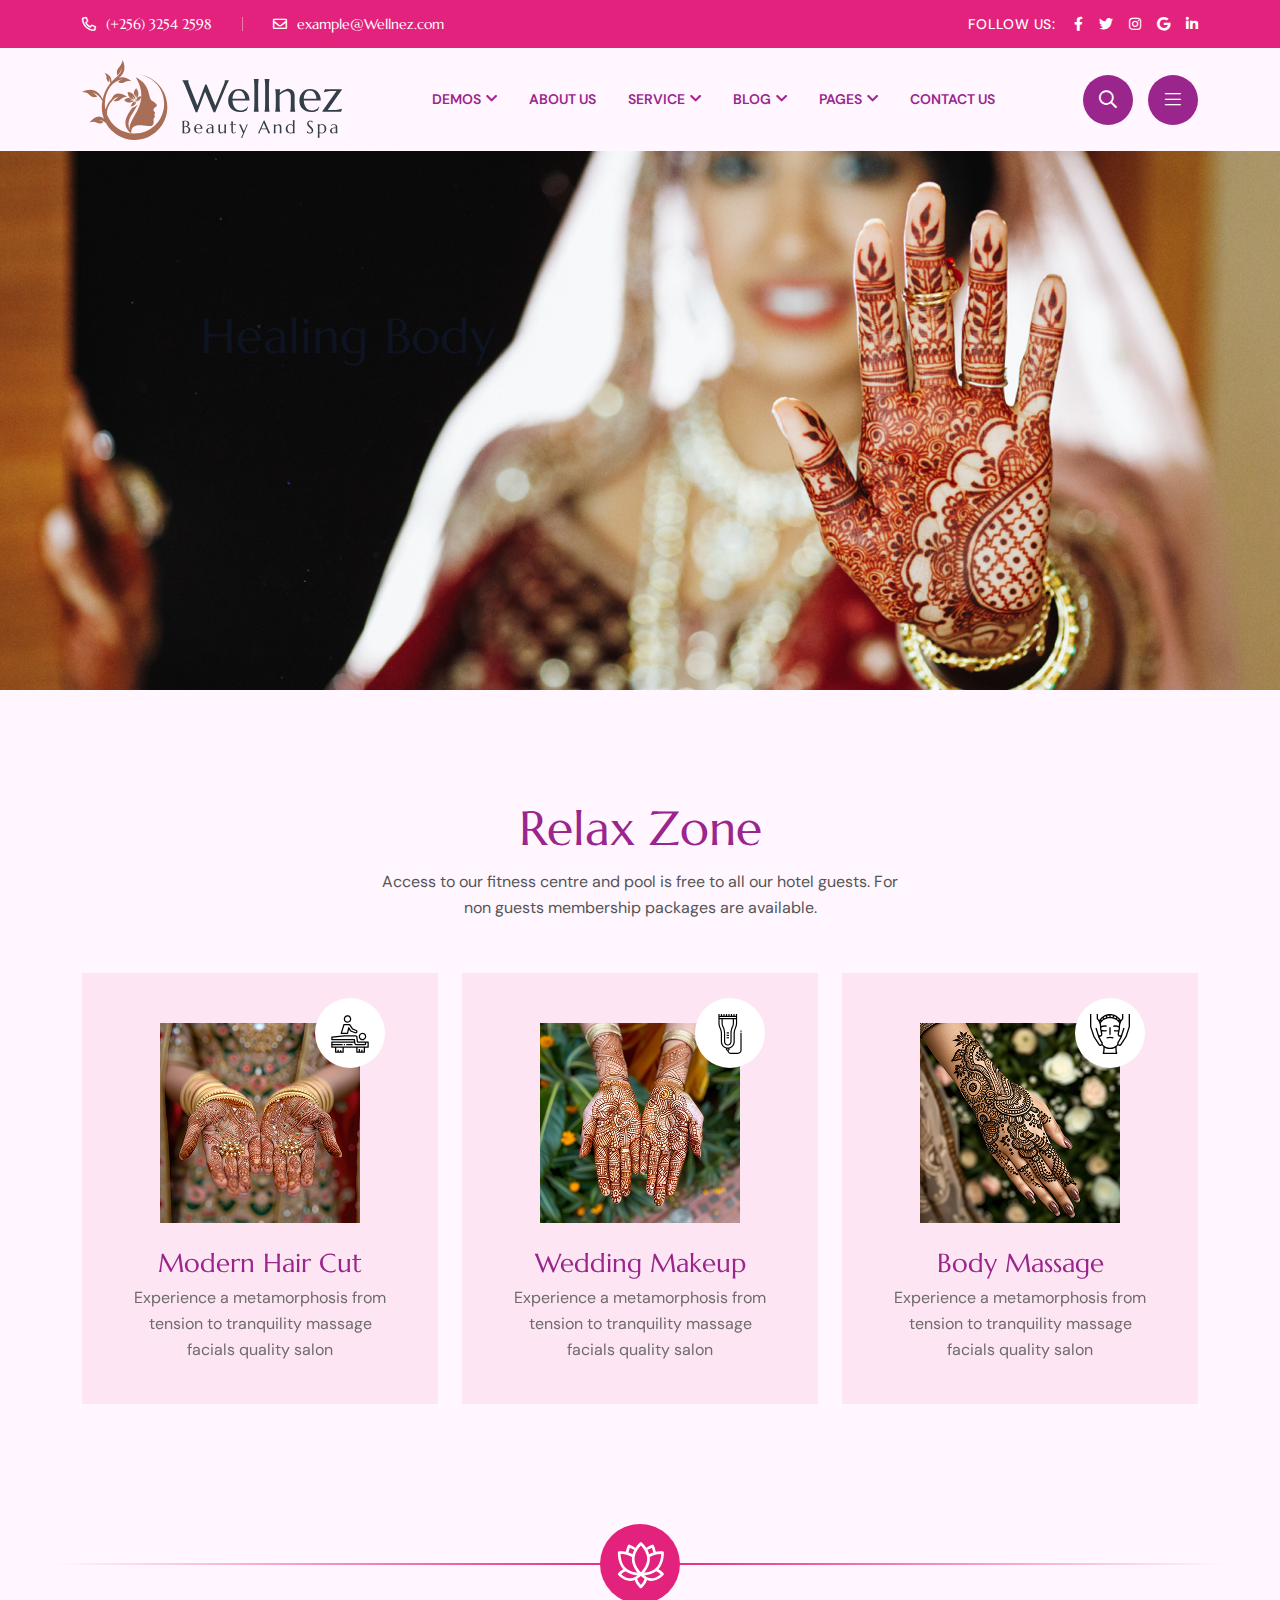
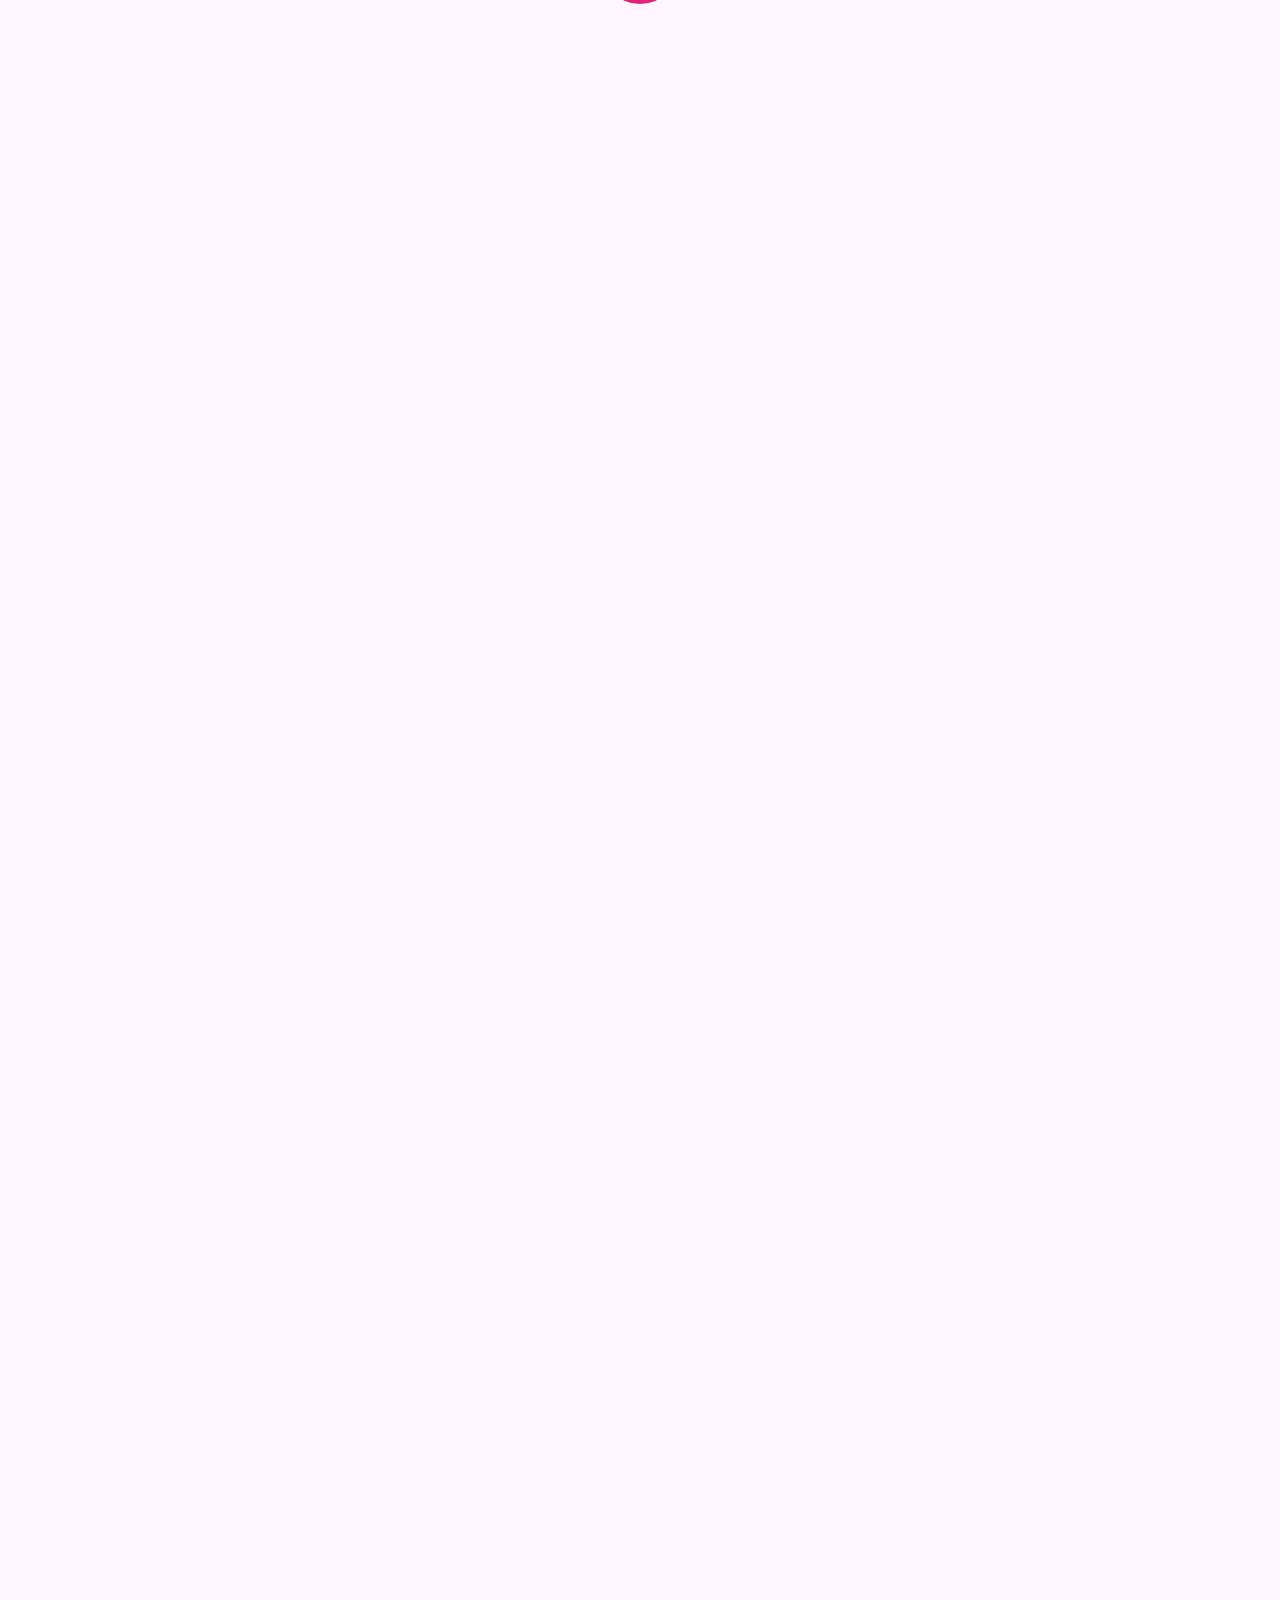
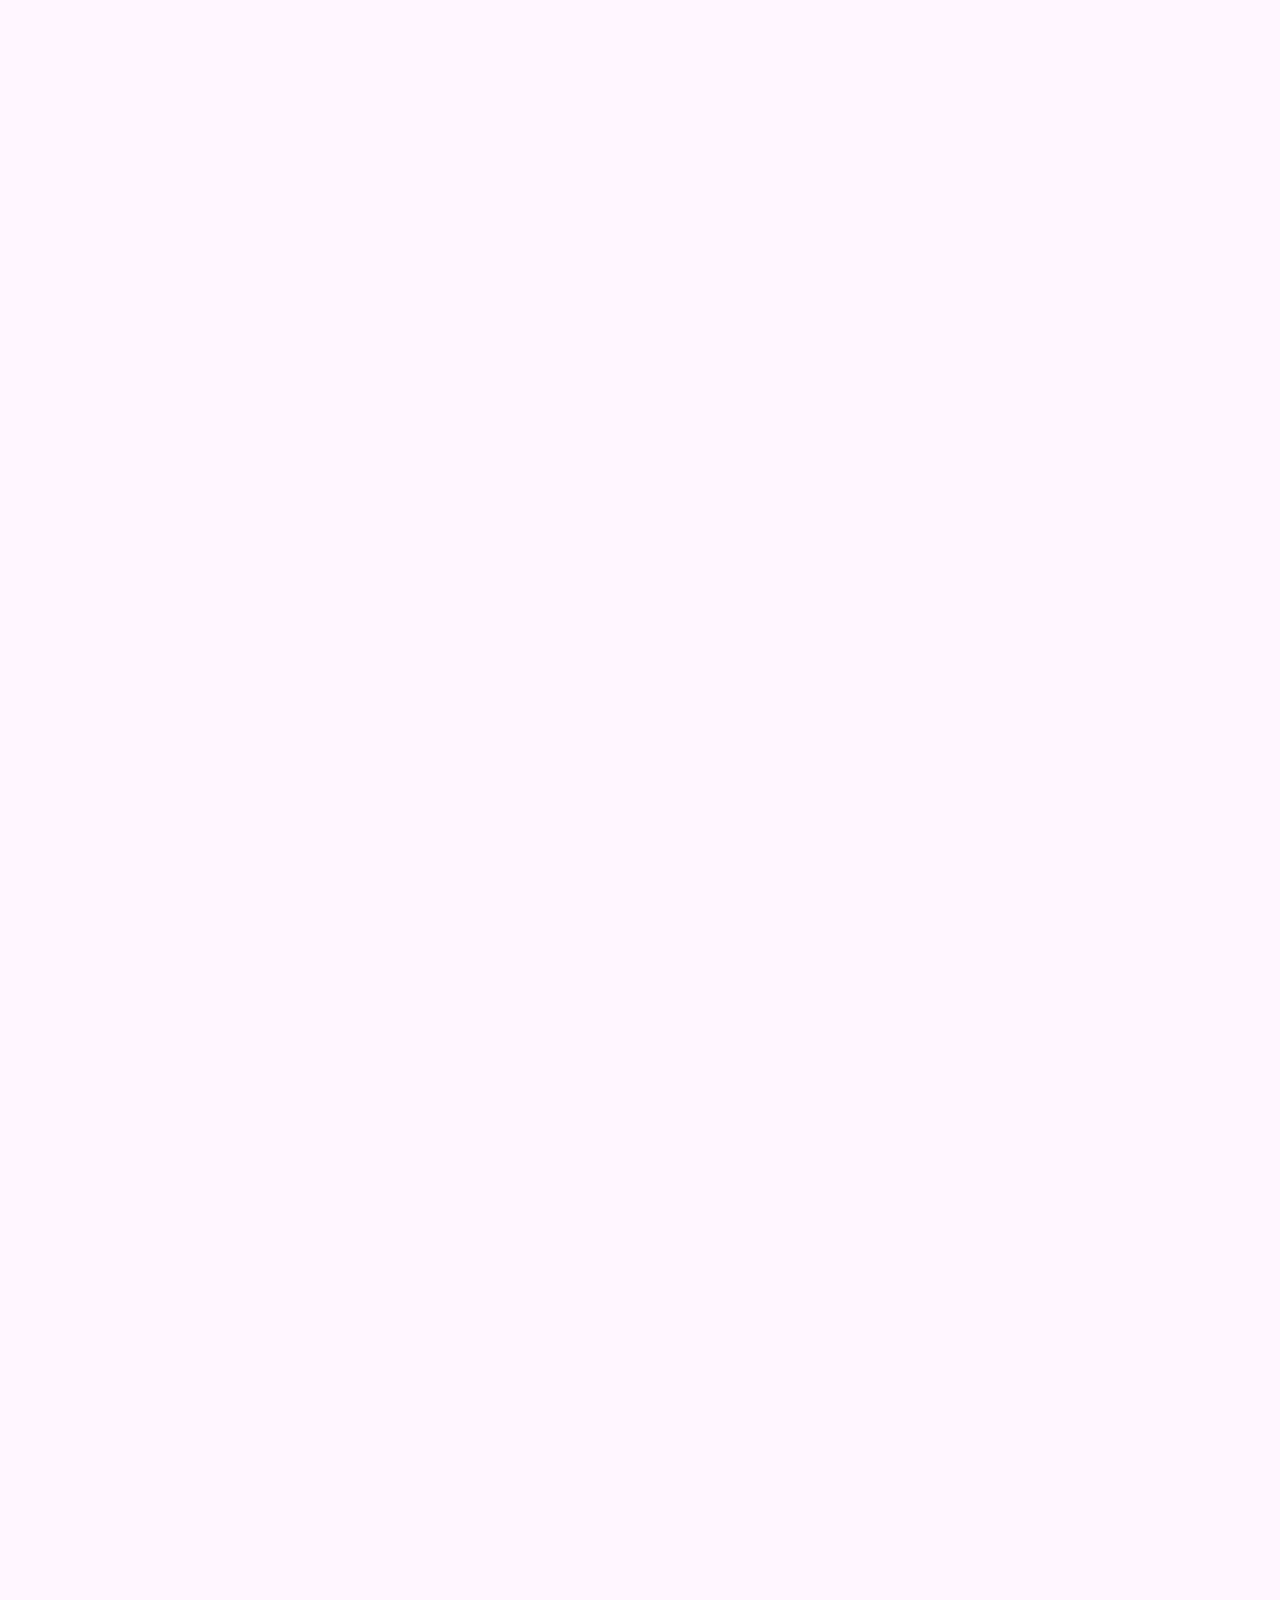
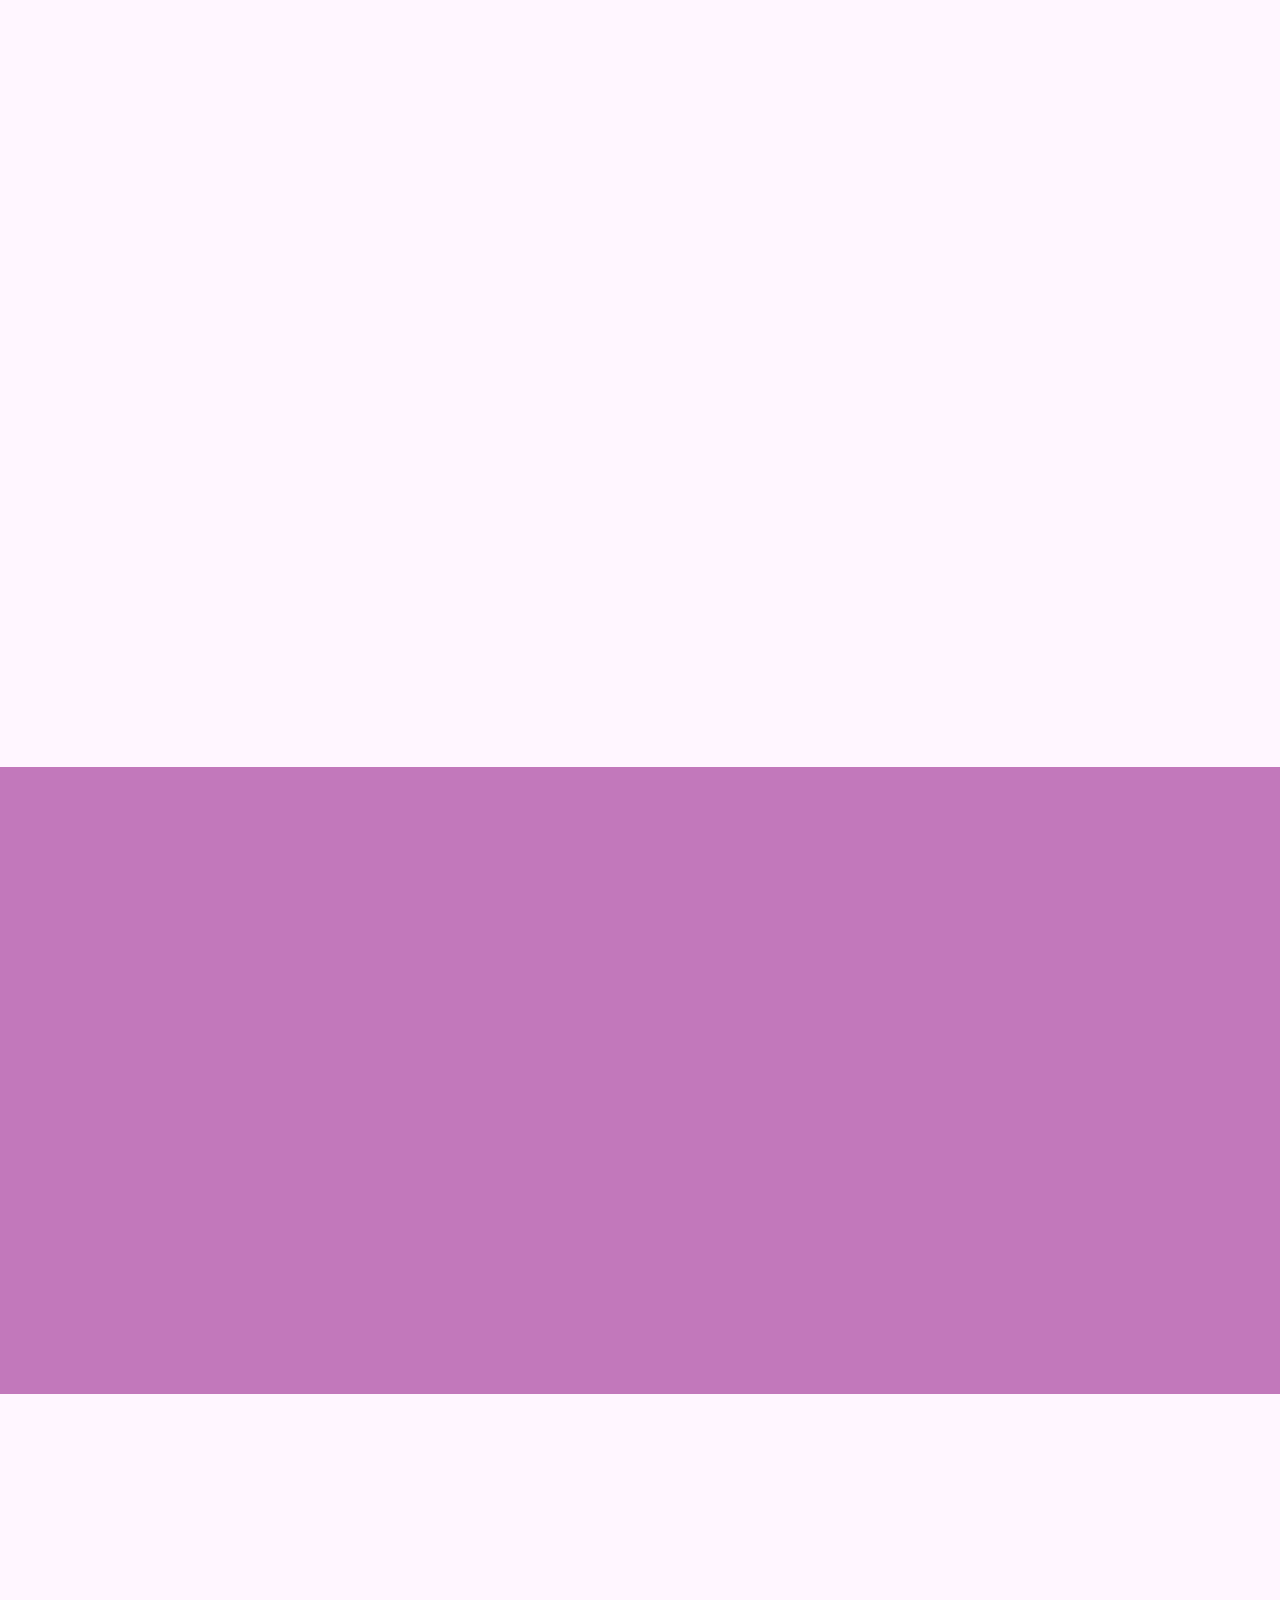
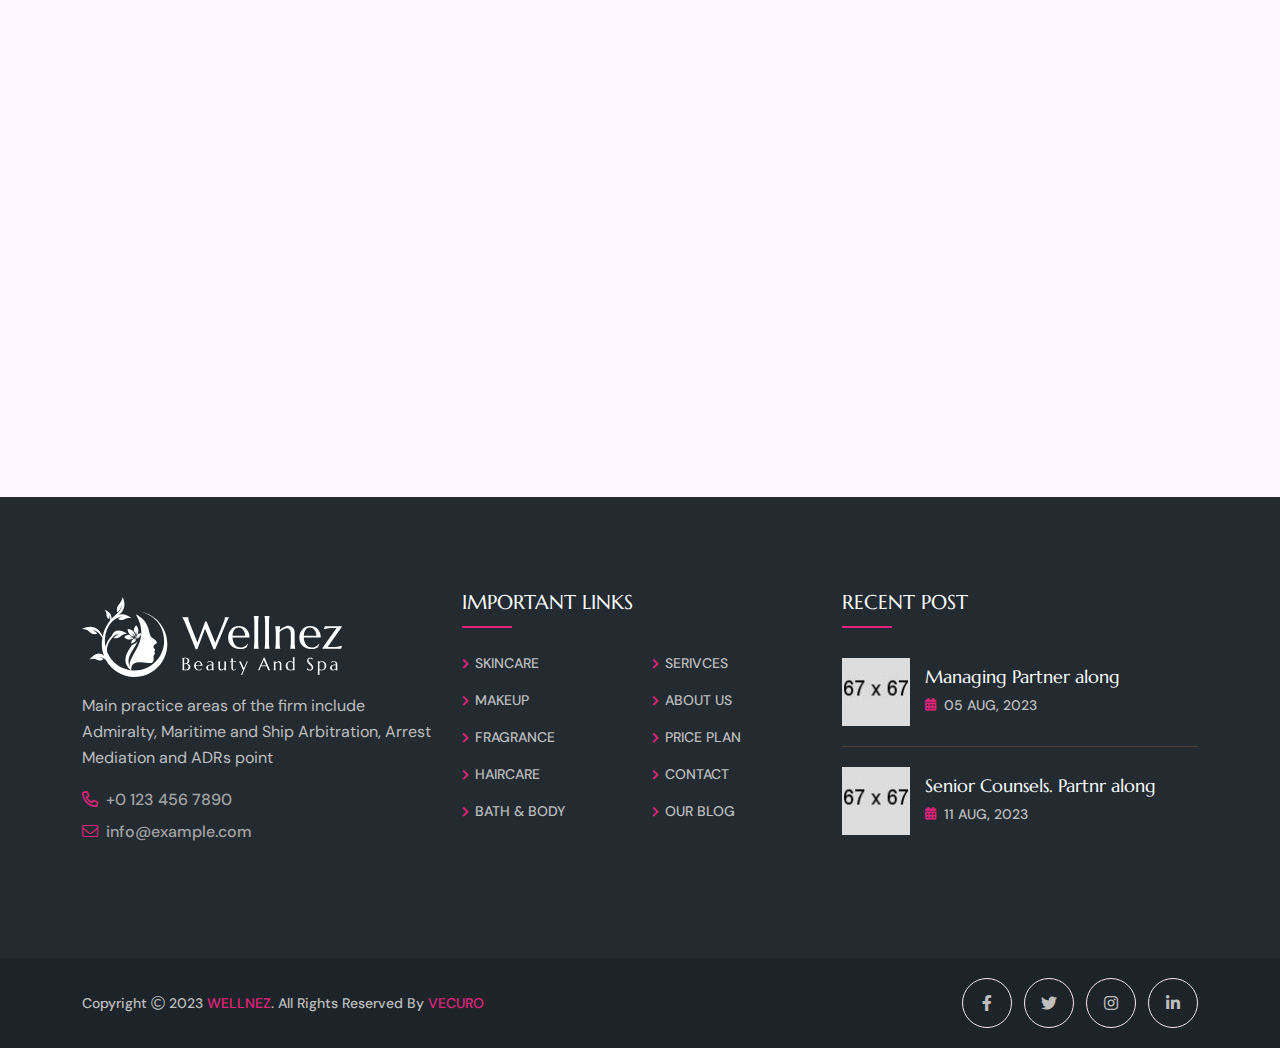
<file: index-4.html>
<!doctype html>
<html class="no-js" lang="zxx">

<head>
    <meta charset="utf-8">
    <meta http-equiv="x-ua-compatible" content="ie=edge">
    <title>Wellnez - Spa Beauty & Wellness Salon HTML5 Template - Home Four</title>
    <meta name="author" content="Vecuro">
    <meta name="description" content="Wellnez - Spa Beauty & Wellness Salon HTML5 Template">
    <meta name="keywords" content="beauty, beauty salon, beauty shop, beauty spa, cosmetics, hairdresser, health, lifestyle, massage, salon, spa, spa booking, wellness, wellness template, yoga">
    <meta name="robots" content="INDEX,FOLLOW">

    <!-- Mobile Specific Metas -->
    <meta name="viewport" content="width=device-width, initial-scale=1, shrink-to-fit=no">

    <!-- Favicons - Place favicon.ico in the root directory -->
    <link rel="shortcut icon" href="assets/img/favicon.ico" type="image/x-icon">
    <link rel="icon" href="assets/img/favicon.ico" type="image/x-icon">

    <!--==============================
	  Google Fonts
	============================== -->
    <link rel="preconnect" href="https://fonts.googleapis.com">
    <link rel="preconnect" href="https://fonts.gstatic.com" crossorigin>
    <link href="https://fonts.googleapis.com/css2?family=DM+Sans:wght@400;500;700&family=Marcellus&display=swap" rel="stylesheet">


    <!--==============================
	    All CSS File
	============================== -->
    <!-- Bootstrap -->
    <link rel="stylesheet" href="assets/css/bootstrap.min.css">
    <!-- <link rel="stylesheet" href="assets/css/app.min.css"> -->
    <!-- Fontawesome Icon -->
    <link rel="stylesheet" href="assets/css/fontawesome.min.css">
    <!-- Layerslider -->
    <link rel="stylesheet" href="assets/css/layerslider.min.css">
    <!-- jQuery DatePicker -->
    <link rel="stylesheet" href="assets/css/jquery.datetimepicker.min.css">
    <!-- Magnific Popup -->
    <link rel="stylesheet" href="assets/css/magnific-popup.min.css">
    <!-- Slick Slider -->
    <link rel="stylesheet" href="assets/css/slick.min.css">
    <!-- Theme Custom CSS -->
    <link rel="stylesheet" href="assets/css/style.css">

</head>


<body class="home-4">


    <!--[if lte IE 9]>
    	<p class="browserupgrade">You are using an <strong>outdated</strong> browser. Please <a href="https://browsehappy.com/">upgrade your browser</a> to improve your experience and security.</p>
  <![endif]-->



    <!--********************************
   		Code Start From Here 
	******************************** -->




    <!--==============================
     Preloader
  ==============================-->
    <div class="preloader  ">
        <button class="vs-btn preloaderCls">Cancel Preloader </button>
        <div class="preloader-inner">
            <div class="loader"></div>
        </div>
    </div><!--==============================
    Mobile Menu
  ============================== -->
    <div class="vs-menu-wrapper">
        <div class="vs-menu-area text-center">
            <button class="vs-menu-toggle"><i class="fal fa-times"></i></button>
            <div class="mobile-logo">
                <a href="index.html"><img src="assets/img/logo.svg" alt="Wellnez"></a>
            </div>
            <div class="vs-mobile-menu">
                <ul>
                    <li class="menu-item-has-children">
                        <a href="index.html">Demos</a>
                        <ul class="sub-menu">
                            <li><a href="index.html">Demo Style 1</a></li>
                            <li><a href="index-2.html">Demo Style 2</a></li>
                            <li><a href="index-3.html">Demo Style 3</a></li>
                            <li><a href="index-4.html">Demo Style 4</a></li>
                            <li><a href="index-5.html">Demo Style 5</a></li>
                            <li><a href="index-6.html">Demo Style 6</a></li>
                            <li><a href="index-7.html">Demo Style 7<span class="new-label">New</span></a></li>
                            <li><a href="index-8.html">Demo Style 8<span class="new-label">New</span></a></li>
                            <li><a href="index-9.html">Demo Style 9<span class="new-label">New</span></a></li>
                            <li><a href="index-10.html">Demo Style 10<span class="new-label">New</span></a></li>
                        </ul>
                    </li>
                    <li>
                        <a href="about.html">About Us</a>
                    </li>
                    <li class="menu-item-has-children">
                        <a href="match.html">Service</a>
                        <ul class="sub-menu">
                            <li><a href="service.html">Services</a></li>
                            <li><a href="service-details.html">Service Details</a></li>
                        </ul>
                    </li>
                    <li class="menu-item-has-children">
                        <a href="blog.html">Blog</a>
                        <ul class="sub-menu">
                            <li><a href="blog.html">Blog One</a></li>
                            <li><a href="blog-2.html">Blog Two</a></li>
                            <li><a href="blog-details.html">Blog Details</a></li>
                        </ul>
                    </li>
                    <li class="menu-item-has-children">
                        <a href="#">Pages</a>
                        <ul class="sub-menu">
                            <li><a href="shop.html">Shop</a></li>
                            <li><a href="shop-details.html">Shop Details</a></li>
                            <li><a href="gallery.html">Portfolio</a></li>
                            <li><a href="gallery-details.html">Portfolio Details</a></li>
                            <li><a href="appointment.html">Appointment</a></li>
                            <li><a href="price-plan.html">Price Plan</a></li>
                            <li><a href="contact.html">Contact Us</a></li>
                            <li><a href="error.html">Error Page</a></li>
                        </ul>
                    </li>
                    <li>
                        <a href="contact.html">Contact Us</a>
                    </li>
                </ul>
            </div>
        </div>
    </div><!--==============================
    Sidemenu
============================== -->
    <div class="sidemenu-wrapper d-none d-lg-block  ">
        <div class="sidemenu-content">
            <button class="closeButton sideMenuCls"><i class="far fa-times"></i></button>
            <div class="widget  ">
                <div class="footer-logo">
                    <img src="assets/img/logo.svg" alt="logo">
                </div>
                <div class="info-media1">
                    <div class="media-icon"><i class="fal fa-map-marker-alt"></i></div>
                    <span class="media-label">Centerl Park West La, New York</span>
                </div>
                <div class="info-media1">
                    <div class="media-icon"><i class="far fa-phone-alt "></i></div>
                    <span class="media-label"><a href="tel:+01234567890" class="text-inherit">+0 123 456 7890</a></span>
                </div>
                <div class="info-media1">
                    <div class="media-icon"><i class="fal fa-envelope"></i></div>
                    <span class="media-label"><a class="text-inherit" href="mailto:info@example.com">info@example.com</a></span>
                </div>
            </div>
            <div class="widget  ">
                <h3 class="widget_title">Latest post</h3>
                <div class="recent-post-wrap">
                    <div class="recent-post">
                        <div class="media-img">
                            <a href="blog-details.html"><img src="assets/img/widget/recent-post-1-1.jpg" alt="Blog Image"></a>
                        </div>
                        <div class="media-body">
                            <h4 class="post-title"><a class="text-inherit" href="blog-details.html">Skinscent Experience Oskarsson</a></h4>
                            <div class="recent-post-meta">
                                <a href="blog.html"><i class="fas fa-calendar-alt"></i>march 10, 2023</a>
                            </div>
                        </div>
                    </div>
                    <div class="recent-post">
                        <div class="media-img">
                            <a href="blog-details.html"><img src="assets/img/widget/recent-post-1-2.jpg" alt="Blog Image"></a>
                        </div>
                        <div class="media-body">
                            <h4 class="post-title"><a class="text-inherit" href="blog-details.html">Lorem ipsum is placeholder recent popular</a></h4>
                            <div class="recent-post-meta">
                                <a href="blog.html"><i class="fas fa-calendar-alt"></i>Augest 10, 2023</a>
                            </div>
                        </div>
                    </div>
                    <div class="recent-post">
                        <div class="media-img">
                            <a href="blog-details.html"><img src="assets/img/widget/recent-post-1-3.jpg" alt="Blog Image"></a>
                        </div>
                        <div class="media-body">
                            <h4 class="post-title"><a class="text-inherit" href="blog-details.html">From its medieval origins health custom</a></h4>
                            <div class="recent-post-meta">
                                <a href="blog.html"><i class="fas fa-calendar-alt"></i>July 11, 2023</a>
                            </div>
                        </div>
                    </div>
                    <div class="recent-post">
                        <div class="media-img">
                            <a href="blog-details.html"><img src="assets/img/widget/recent-post-1-4.jpg" alt="Blog Image"></a>
                        </div>
                        <div class="media-body">
                            <h4 class="post-title"><a class="text-inherit" href="blog-details.html">Letraset's dry-transfer sheets later</a></h4>
                            <div class="recent-post-meta">
                                <a href="blog.html"><i class="fas fa-calendar-alt"></i>March 05, 2023</a>
                            </div>
                        </div>
                    </div>
                </div>
            </div>
        </div>
    </div><!--==============================
    Popup Search Box
    ============================== -->
    <div class="popup-search-box d-none d-lg-block  ">
        <button class="searchClose"><i class="fal fa-times"></i></button>
        <form action="#">
            <input type="text" class="border-theme" placeholder="What are you looking for">
            <button type="submit"><i class="fal fa-search"></i></button>
        </form>
    </div>
    <!--==============================
    Header Area
    ==============================-->
    <header class="vs-header header-layout4">
        <div class="header-top">
            <div class="container">
                <div class="row justify-content-center justify-content-md-between align-items-center">
                    <div class="col-auto text-center py-2 py-md-0">
                        <div class="header-links style-white">
                            <ul>
                                <li class="d-none d-xxl-inline-block"><i class="far fa-map-marker-alt"></i>121 King St. Melbourne VIC 3000, Australia</li>
                                <li><i class="far fa-phone-alt"></i><a href="tel:+25632542598">(+256) 3254 2598</a></li>
                                <li><i class="far fa-envelope"></i><a href="mailto:example@Wellnez.com">example@Wellnez.com</a></li>
                            </ul>
                        </div>
                    </div>
                    <div class="col-auto d-none d-md-block">
                        <div class="social-style4">
                            <span class="social-title">Follow Us:</span>
                            <a href="#"><i class="fab fa-facebook-f"></i></a>
                            <a href="#"><i class="fab fa-twitter"></i></a>
                            <a href="#"><i class="fab fa-instagram"></i></a>
                            <a href="#"><i class="fab fa-google"></i></a>
                            <a href="#"><i class="fab fa-linkedin-in"></i></a>
                        </div>
                    </div>
                </div>
            </div>
        </div>
        <div class="sticky-wrap">
            <div class="sticky-active">
                <div class="container">
                    <div class="row justify-content-between align-items-center gx-60">
                        <div class="col-auto">
                            <div class="header-logo">
                                <a href="index.html"><img src="assets/img/logo.svg" alt="logo"></a>
                            </div>
                        </div>
                        <div class="col-auto">
                            <nav class="main-menu menu-style1 d-none d-lg-block">
                                <ul>
                                    <li class="menu-item-has-children mega-menu-wrap">
                                        <a href="index.html">Demos</a>
                                        <ul class="menu-pages">
                                            <li>
                                                <a href="index.html">
                                                    <img src="assets/img/pages/index.jpg" alt="image">
                                                    Demo Style 1
                                                </a>
                                            </li>
                                            <li>
                                                <a href="index-2.html">
                                                    <img src="assets/img/pages/index-2.jpg" alt="image">
                                                    Demo Style 2
                                                </a>
                                            </li>
                                            <li>
                                                <a href="index-3.html">
                                                    <img src="assets/img/pages/index-3.jpg" alt="image">
                                                    Demo Style 3
                                                </a>
                                            </li>
                                            <li>
                                                <a href="index-4.html">
                                                    <img src="assets/img/pages/index-4.jpg" alt="image">
                                                    Demo Style 4
                                                </a>
                                            </li>
                                            <li>
                                                <a href="index-5.html">
                                                    <img src="assets/img/pages/index-5.jpg" alt="image">
                                                    Demo Style 5
                                                </a>
                                            </li>
                                            <li>
                                                <a href="index-6.html">
                                                    <img src="assets/img/pages/index-6.jpg" alt="image">
                                                    Demo Style 6
                                                </a>
                                            </li>
                                            <li>
                                                <a href="index-7.html">
                                                    <img src="assets/img/pages/index-7.jpg" alt="image">
                                                    Demo Style 7 <span class="new-label">New</span>
                                                </a>
                                            </li>
                                            <li>
                                                <a href="index-8.html">
                                                    <img src="assets/img/pages/index-8.jpg" alt="image">
                                                    Demo Style 8 <span class="new-label">New</span>
                                                </a>
                                            </li>
                                            <li>
                                                <a href="index-9.html">
                                                    <img src="assets/img/pages/index-9.jpg" alt="image">
                                                    Demo Style 9 <span class="new-label">New</span>
                                                </a>
                                            </li>
                                            <li>
                                                <a href="index-10.html">
                                                    <img src="assets/img/pages/index-10.jpg" alt="image">
                                                    Demo Style 10 <span class="new-label">New</span>
                                                </a>
                                            </li>
                                            <li>
                                                <a href="javascript:void(0)">
                                                    <img src="assets/img/pages/index-11.jpg" alt="image">
                                                    Demo Style 11 <span class="new-label">New</span>
                                                </a>
                                            </li>
                                            <li>
                                                <a href="javascript:void(0)">
                                                    <img src="assets/img/pages/index-12.jpg" alt="image">
                                                    Demo Style 12 <span class="new-label">New</span>
                                                </a>
                                            </li>
                                        </ul>
                                    </li>
                                    <li>
                                        <a href="about.html">About Us</a>
                                    </li>
                                    <li class="menu-item-has-children">
                                        <a href="match.html">Service</a>
                                        <ul class="sub-menu">
                                            <li><a href="service.html">Services</a></li>
                                            <li><a href="service-details.html">Service Details</a></li>
                                        </ul>
                                    </li>
                                    <li class="menu-item-has-children">
                                        <a href="blog.html">Blog</a>
                                        <ul class="sub-menu">
                                            <li><a href="blog.html">Blog One</a></li>
                                            <li><a href="blog-2.html">Blog Two</a></li>
                                            <li><a href="blog-details.html">Blog Details</a></li>
                                        </ul>
                                    </li>
                                    <li class="menu-item-has-children mega-menu-wrap">
                                        <a href="#">Pages</a>
                                        <ul class="mega-menu">
                                            <li><a href="shop.html">Pagelist 1</a>
                                                <ul>
                                                    <li><a href="about.html">About Us</a></li>
                                                    <li><a href="blog.html">Blog One</a></li>
                                                    <li><a href="blog-2.html">Blog Two</a></li>
                                                    <li><a href="blog-details.html">Blog Details</a></li>
                                                </ul>
                                            </li>
                                            <li><a href="#">Pagelist 2</a>
                                                <ul>
                                                    <li><a href="appointment.html">Appointment</a></li>
                                                    <li><a href="price-plan.html">Price Plan</a></li>
                                                    <li><a href="service.html">Services</a></li>
                                                    <li><a href="service-details.html">Service Details</a></li>
                                                </ul>
                                            </li>
                                            <li><a href="#">Pagelist 3</a>
                                                <ul>
                                                    <li><a href="gallery.html">Portfolio</a></li>
                                                    <li><a href="gallery-details.html">Portfolio Details</a></li>
                                                    <li><a href="team.html">Team</a></li>
                                                    <li><a href="team-details.html">Team Details</a></li>
                                                </ul>
                                            </li>
                                            <li><a href="#">Pagelist 4</a>
                                                <ul>
                                                    <li><a href="shop.html">Shop</a></li>
                                                    <li><a href="shop-details.html">Shop Details</a></li>
                                                    <li><a href="contact.html">Contact Us</a></li>
                                                    <li><a href="error.html">Error Page</a></li>
                                                </ul>
                                            </li>
                                        </ul>
                                    </li>
                                    <li>
                                        <a href="contact.html">Contact Us</a>
                                    </li>
                                </ul>
                            </nav>
                        </div>
                        <div class="col-auto">
                            <div class="header-btns">
                                <button class="icon-btn style3 searchBoxTggler d-none d-sm-inline-block"><i class="far fa-search"></i></button>
                                <button class="icon-btn style3 sideMenuToggler d-none d-xl-inline-block"><i class="fal fa-bars"></i></button>
                                <button class="vs-menu-toggle d-inline-block d-lg-none" type="button"><i class="fal fa-bars"></i></button>
                            </div>
                        </div>
                    </div>
                </div>
            </div>
        </div>
    </header><!--==============================
    Hero Area
    ==============================-->
    <section class=" ">

        <div class="vs-hero-carousel" data-height="800" data-container="1900" data-slidertype="responsive">

            <!-- Slide 1-->
            <div class="ls-slide" data-ls="duration:12000; transition2d:5; kenburnsscale:1.2;">
                <img width="1920" height="800" src="assets/img/hero/hero-img-4-1.jpg" class="ls-bg" alt="hero-bg" decoding="async">
                <p style='font-size:20px; text-align:left; font-style:normal; text-decoration:none; text-transform:none; font-weight:400; letter-spacing:0px; background-position:0% 0%; background-repeat:no-repeat; background-clip:border-box; overflow:visible; font-family:"DM Sans", sans-serif; left:370px; top:200px; line-height:20px; color:#121f38; -webkit-background-clip:border-box;' class="ls-l ls-hide-tablet ls-hide-phone ls-text-layer" data-ls="offsetyin:-100; durationin:1500; delayin:400; easingin:easeOutQuint; offsetyout:-100; durationout:1500; easingout:easeOutQuint;">Spa &amp; Beauty Center</p>
                <h1 style='font-size:72px; text-align:left; font-style:normal; text-decoration:none; text-transform:none; font-weight:400; letter-spacing:0px; background-position:0% 0%; background-repeat:no-repeat; background-clip:border-box; overflow:visible; font-family:"Marcellus", serif; left:370px; top:240px; line-height:72px; color:#121f38; -webkit-background-clip:border-box;' class="ls-l ls-hide-tablet ls-hide-phone ls-text-layer" data-ls="offsetxin:-150; durationin:1500; easingin:easeOutQuint; offsetxout:-200; durationout:1500; easingout:easeOutQuint;">
                    Healing Body
                </h1>
                <h1 style='font-size:72px; text-align:left; font-style:normal; text-decoration:none; text-transform:none; font-weight:400; letter-spacing:0px; background-position:0% 0%; background-repeat:no-repeat; background-clip:border-box; overflow:visible; font-family:"Marcellus", serif; left:370px; top:332px; line-height:72px; color:#121f38; -webkit-background-clip:border-box;' class="ls-l ls-hide-tablet ls-hide-phone ls-text-layer" data-ls="offsetxin:-150; durationin:1500; delayin:300; easingin:easeOutQuint; offsetxout:-200; durationout:1500; easingout:easeOutQuint;">
                    Mind And Spirit
                </h1>
                <p style='font-size:18px; text-align:left; font-style:normal; text-decoration:none; text-transform:none; font-weight:400; letter-spacing:0px; background-position:0% 0%; background-repeat:no-repeat; background-clip:border-box; overflow:visible; top:440px; left:370px; line-height:30px; font-family:"DM Sans", sans-serif; color:#555555; width:570px; white-space:normal; -webkit-background-clip:border-box;' class="ls-l ls-hide-tablet ls-hide-phone ls-text-layer" data-ls="offsetxin:-200; durationin:1500; delayin:600; easingin:easeOutQuint; offsetxout:-200; durationout:1500; easingout:easeOutQuint;">Overnight Beauty Repair For Every Budget + Skin Detox. Drink That Boost Metabolism. Improved Health.</p>
                <div style='color:#000; text-align:left; font-style:normal; text-decoration:none; text-transform:none; font-weight:400; letter-spacing:0px; background-position:0% 0%; background-repeat:no-repeat; background-clip:border-box; overflow:visible; top:530px; left:370px; font-family:"DM Sans", sans-serif; -webkit-background-clip:border-box;' class="ls-l ls-hide-tablet ls-hide-phone ls-html-layer" data-ls="offsetyin:150; durationin:1500; delayin:800; easingin:easeOutQuint; offsetyout:150; durationout:1500; easingout:easeOutQuint;">
                    <a href="appointment.html" class="vs-btn style9">Make Appointment<i class="far fa-long-arrow-right"></i></a>
                </div>
                <img width="124" height="99" src="assets/img/hero/gear-shape1.png" class="ls-l ls-img-layer" alt="" decoding="async" style="font-size:36px; color:#000; text-align:left; font-style:normal; text-decoration:none; text-transform:none; font-weight:400; letter-spacing:0px; border-style:solid; border-color:#000; background-position:0% 0%; background-repeat:no-repeat; background-clip:border-box; overflow:visible; left:50%; top:160px; -webkit-background-clip:border-box;" data-ls="offsetyin:-50; durationin:2000; delayin:1200; parallax:true; parallaxlevel:-10; parallaxevent:scroll; parallaxaxis:y; parallaxtransformorigin:right top; parallaxdurationmove:1000; parallaxrotate:10; static:forever;">
                <img width="100" height="79" src="assets/img/hero/gear-shape2.png" class="ls-l ls-img-layer" alt="" decoding="async" style="font-size:36px; color:#000; text-align:left; font-style:normal; text-decoration:none; text-transform:none; font-weight:400; letter-spacing:0px; border-style:solid; border-color:#000; background-position:0% 0%; background-repeat:no-repeat; background-clip:border-box; overflow:visible; left:250px; top:320px; -webkit-background-clip:border-box;" data-ls="offsetyin:-50; durationin:3000; delayin:1500; parallax:true; parallaxlevel:-5; parallaxevent:scroll; parallaxaxis:y; parallaxtransformorigin:left top; parallaxdurationmove:2000; parallaxrotate:20; static:forever;">
                <img width="88" height="71" src="assets/img/hero/gear-shape3.png" class="ls-l ls-img-layer" alt="" decoding="async" style="font-size:36px; color:#000; text-align:left; font-style:normal; text-decoration:none; text-transform:none; font-weight:400; letter-spacing:0px; border-style:solid; border-color:#000; background-position:0% 0%; background-repeat:no-repeat; background-clip:border-box; overflow:visible; left:780px; top:550px; -webkit-background-clip:border-box;" data-ls="offsetyin:-50; durationin:3000; delayin:1700; parallax:true; parallaxlevel:-10; parallaxevent:scroll; parallaxaxis:y; parallaxtransformorigin:left top; parallaxdurationmove:1000; static:forever;">
                <img width="57" height="58" src="assets/img/hero/gear-shape4.png" class="ls-l ls-img-layer" alt="" decoding="async" style="font-size:36px; color:#000; text-align:left; font-style:normal; text-decoration:none; text-transform:none; font-weight:400; letter-spacing:0px; border-style:solid; border-color:#000; background-position:0% 0%; background-repeat:no-repeat; background-clip:border-box; overflow:visible; left:1100px; top:390px; -webkit-background-clip:border-box;" data-ls="offsetyin:-50; durationin:4000; delayin:2000; parallax:true; parallaxlevel:-10; parallaxevent:scroll; parallaxaxis:y; parallaxtransformorigin:right top; parallaxdurationmove:2000; static:forever;">
                <img width="57" height="58" src="assets/img/hero/gear-shape4.png" class="ls-l ls-img-layer" alt="" decoding="async" style="font-size:36px; color:#000; text-align:left; font-style:normal; text-decoration:none; text-transform:none; font-weight:400; letter-spacing:0px; border-style:solid; border-color:#000; background-position:0% 0%; background-repeat:no-repeat; background-clip:border-box; overflow:visible; left:1428px; top:115px; -webkit-background-clip:border-box;" data-ls="offsetyin:-50; durationin:3000; delayin:2200; parallax:true; parallaxlevel:-4; parallaxevent:scroll; parallaxaxis:y; parallaxtransformorigin:right bottom; parallaxdurationmove:1100; static:forever;">
                <p style='text-align:left; font-style:normal; text-decoration:none; text-transform:none; font-weight:400; letter-spacing:0px; background-position:0% 0%; background-repeat:no-repeat; background-clip:border-box; overflow:visible; font-family:"DM Sans", sans-serif; left:220px; top:172px; line-height:36px; color:#121f38; -webkit-background-clip:border-box;' class="ls-l ls-hide-desktop ls-hide-phone ls-text-layer" data-ls="offsetyin:-100; durationin:1500; delayin:400; easingin:easeOutQuint; offsetyout:-100; durationout:1500; easingout:easeOutQuint;">Spa &amp; Beauty Center</p>
                <h1 style='font-size:90px; text-align:left; font-style:normal; text-decoration:none; text-transform:none; font-weight:400; letter-spacing:0px; background-position:0% 0%; background-repeat:no-repeat; background-clip:border-box; overflow:visible; font-family:"Marcellus", serif; left:220px; top:251px; line-height:90px; color:#121f38; -webkit-background-clip:border-box;' class="ls-l ls-hide-desktop ls-hide-phone ls-text-layer" data-ls="offsetxin:-150; durationin:1500; easingin:easeOutQuint; offsetxout:-200; durationout:1500; easingout:easeOutQuint;">
                    Healing Body
                </h1>
                <h1 style='font-size:90px; text-align:left; font-style:normal; text-decoration:none; text-transform:none; font-weight:400; letter-spacing:0px; background-position:0% 0%; background-repeat:no-repeat; background-clip:border-box; overflow:visible; font-family:"Marcellus", serif; left:220px; top:366px; line-height:90px; color:#121f38; -webkit-background-clip:border-box;' class="ls-l ls-hide-desktop ls-hide-phone ls-text-layer" data-ls="offsetxin:-150; durationin:1500; delayin:300; easingin:easeOutQuint; offsetxout:-200; durationout:1500; easingout:easeOutQuint;">
                    Mind And Spirit
                </h1>
                <div style='color:#000; text-align:left; font-style:normal; text-decoration:none; text-transform:none; font-weight:400; letter-spacing:0px; background-position:0% 0%; background-repeat:no-repeat; background-clip:border-box; overflow:visible; top:518px; left:220px; font-family:"DM Sans", sans-serif; -webkit-background-clip:border-box;' class="ls-l ls-hide-desktop ls-hide-phone ls-html-layer" data-ls="offsetyin:150; durationin:1500; delayin:800; easingin:easeOutQuint; offsetyout:150; durationout:1500; easingout:easeOutQuint;">
                    <a href="appointment.html" class="vs-btn style9">Make Appointment<i class="far fa-long-arrow-right"></i></a>
                </div>
                <h1 style='font-size:120px; text-align:left; font-style:normal; text-decoration:none; text-transform:none; font-weight:400; letter-spacing:0px; background-position:0% 0%; background-repeat:no-repeat; background-clip:border-box; overflow:visible; font-family:"Marcellus", serif; left:180px; top:97px; line-height:120px; color:#121f38; -webkit-background-clip:border-box;' class="ls-l ls-hide-desktop ls-hide-tablet ls-text-layer" data-ls="offsetxin:-150; durationin:1500; easingin:easeOutQuint; offsetxout:-200; durationout:1500; easingout:easeOutQuint;">
                    Healing Body
                </h1>
                <h1 style='font-size:120px; text-align:left; font-style:normal; text-decoration:none; text-transform:none; font-weight:400; letter-spacing:0px; background-position:0% 0%; background-repeat:no-repeat; background-clip:border-box; overflow:visible; font-family:"Marcellus", serif; left:180px; top:237px; line-height:120px; color:#121f38; -webkit-background-clip:border-box;' class="ls-l ls-hide-desktop ls-hide-tablet ls-text-layer" data-ls="offsetxin:-150; durationin:1500; delayin:300; easingin:easeOutQuint; offsetxout:-200; durationout:1500; easingout:easeOutQuint;">
                    Mind And Spirit
                </h1>
                <div style='color:#000; text-align:left; font-style:normal; text-decoration:none; text-transform:none; font-weight:400; letter-spacing:0px; background-position:0% 0%; background-repeat:no-repeat; background-clip:border-box; overflow:visible; top:457px; left:180px; font-family:"DM Sans", sans-serif; -webkit-background-clip:border-box;' class="ls-l ls-hide-desktop ls-hide-tablet ls-html-layer" data-ls="offsetyin:150; durationin:1500; delayin:800; easingin:easeOutQuint; offsetyout:150; durationout:1500; easingout:easeOutQuint;">
                    <a href="appointment.html" class="vs-btn style9">Make Appointment<i class="far fa-long-arrow-right"></i></a>
                </div>
            </div>


            <!-- Slide 2-->
            <div class="ls-slide" data-ls="duration:12000; transition2d:5; kenburnsscale:1.2;">
                <img width="1920" height="800" src="assets/img/hero/hero-img-4-2.jpg" class="ls-bg" alt="hero-bg" decoding="async">
                <p style='font-size:20px; text-align:left; font-style:normal; text-decoration:none; text-transform:none; font-weight:400; letter-spacing:0px; background-position:0% 0%; background-repeat:no-repeat; background-clip:border-box; overflow:visible; font-family:"DM Sans", sans-serif; left:370px; top:200px; line-height:20px; color:#121f38; -webkit-background-clip:border-box;' class="ls-l ls-hide-tablet ls-hide-phone ls-text-layer" data-ls="offsetyin:-100; durationin:1500; delayin:400; easingin:easeOutQuint; offsetyout:-100; durationout:1500; easingout:easeOutQuint;">Spa &amp; Beauty Center</p>
                <h1 style='font-size:72px; text-align:left; font-style:normal; text-decoration:none; text-transform:none; font-weight:400; letter-spacing:0px; background-position:0% 0%; background-repeat:no-repeat; background-clip:border-box; overflow:visible; font-family:"Marcellus", serif; left:370px; top:240px; line-height:72px; color:#121f38; -webkit-background-clip:border-box;' class="ls-l ls-hide-tablet ls-hide-phone ls-text-layer" data-ls="offsetxin:-150; durationin:1500; easingin:easeOutQuint; offsetxout:-200; durationout:1500; easingout:easeOutQuint;">
                    Best Beauty
                </h1>
                <h1 style='font-size:72px; text-align:left; font-style:normal; text-decoration:none; text-transform:none; font-weight:400; letter-spacing:0px; background-position:0% 0%; background-repeat:no-repeat; background-clip:border-box; overflow:visible; font-family:"Marcellus", serif; left:370px; top:332px; line-height:72px; color:#121f38; -webkit-background-clip:border-box;' class="ls-l ls-hide-tablet ls-hide-phone ls-text-layer" data-ls="offsetxin:-150; durationin:1500; delayin:300; easingin:easeOutQuint; offsetxout:-200; durationout:1500; easingout:easeOutQuint;">
                    And Care Home
                </h1>
                <p style='font-size:18px; text-align:left; font-style:normal; text-decoration:none; text-transform:none; font-weight:400; letter-spacing:0px; background-position:0% 0%; background-repeat:no-repeat; background-clip:border-box; overflow:visible; top:440px; left:370px; line-height:30px; font-family:"DM Sans", sans-serif; color:#555555; width:570px; white-space:normal; -webkit-background-clip:border-box;' class="ls-l ls-hide-tablet ls-hide-phone ls-text-layer" data-ls="offsetxin:-200; durationin:1500; delayin:600; easingin:easeOutQuint; offsetxout:-200; durationout:1500; easingout:easeOutQuint;">Overnight Beauty Repair For Every Budget + Skin Detox. Drink That Boost Metabolism. Improved Health.</p>
                <div style='color:#000; text-align:left; font-style:normal; text-decoration:none; text-transform:none; font-weight:400; letter-spacing:0px; background-position:0% 0%; background-repeat:no-repeat; background-clip:border-box; overflow:visible; top:530px; left:370px; font-family:"DM Sans", sans-serif; -webkit-background-clip:border-box;' class="ls-l ls-hide-tablet ls-hide-phone ls-html-layer" data-ls="offsetyin:150; durationin:1500; delayin:800; easingin:easeOutQuint; offsetyout:150; durationout:1500; easingout:easeOutQuint;">
                    <a href="appointment.html" class="vs-btn style9">Make Appointment<i class="far fa-long-arrow-right"></i></a>
                </div>
                <p style='text-align:left; font-style:normal; text-decoration:none; text-transform:none; font-weight:400; letter-spacing:0px; background-position:0% 0%; background-repeat:no-repeat; background-clip:border-box; overflow:visible; font-family:"DM Sans", sans-serif; left:220px; top:172px; line-height:36px; color:#121f38; -webkit-background-clip:border-box;' class="ls-l ls-hide-desktop ls-hide-phone ls-text-layer" data-ls="offsetyin:-100; durationin:1500; delayin:400; easingin:easeOutQuint; offsetyout:-100; durationout:1500; easingout:easeOutQuint;">Spa &amp; Beauty Center</p>
                <h1 style='font-size:90px; text-align:left; font-style:normal; text-decoration:none; text-transform:none; font-weight:400; letter-spacing:0px; background-position:0% 0%; background-repeat:no-repeat; background-clip:border-box; overflow:visible; font-family:"Marcellus", serif; left:220px; top:251px; line-height:90px; color:#121f38; -webkit-background-clip:border-box;' class="ls-l ls-hide-desktop ls-hide-phone ls-text-layer" data-ls="offsetxin:-150; durationin:1500; easingin:easeOutQuint; offsetxout:-200; durationout:1500; easingout:easeOutQuint;">
                    Best Beauty
                </h1>
                <h1 style='font-size:90px; text-align:left; font-style:normal; text-decoration:none; text-transform:none; font-weight:400; letter-spacing:0px; background-position:0% 0%; background-repeat:no-repeat; background-clip:border-box; overflow:visible; font-family:"Marcellus", serif; left:220px; top:366px; line-height:90px; color:#121f38; -webkit-background-clip:border-box;' class="ls-l ls-hide-desktop ls-hide-phone ls-text-layer" data-ls="offsetxin:-150; durationin:1500; delayin:300; easingin:easeOutQuint; offsetxout:-200; durationout:1500; easingout:easeOutQuint;">
                    And Care Home
                </h1>
                <div style='color:#000; text-align:left; font-style:normal; text-decoration:none; text-transform:none; font-weight:400; letter-spacing:0px; background-position:0% 0%; background-repeat:no-repeat; background-clip:border-box; overflow:visible; top:518px; left:220px; font-family:"DM Sans", sans-serif; -webkit-background-clip:border-box;' class="ls-l ls-hide-desktop ls-hide-phone ls-html-layer" data-ls="offsetyin:150; durationin:1500; delayin:800; easingin:easeOutQuint; offsetyout:150; durationout:1500; easingout:easeOutQuint;">
                    <a href="appointment.html" class="vs-btn style9">Make Appointment<i class="far fa-long-arrow-right"></i></a>
                </div>
                <h1 style='font-size:120px; text-align:left; font-style:normal; text-decoration:none; text-transform:none; font-weight:400; letter-spacing:0px; background-position:0% 0%; background-repeat:no-repeat; background-clip:border-box; overflow:visible; font-family:"Marcellus", serif; left:180px; top:97px; line-height:120px; color:#121f38; -webkit-background-clip:border-box;' class="ls-l ls-hide-desktop ls-hide-tablet ls-text-layer" data-ls="offsetxin:-150; durationin:1500; easingin:easeOutQuint; offsetxout:-200; durationout:1500; easingout:easeOutQuint;">
                    Best Beauty
                </h1>
                <h1 style='font-size:120px; text-align:left; font-style:normal; text-decoration:none; text-transform:none; font-weight:400; letter-spacing:0px; background-position:0% 0%; background-repeat:no-repeat; background-clip:border-box; overflow:visible; font-family:"Marcellus", serif; left:180px; top:237px; line-height:120px; color:#121f38; -webkit-background-clip:border-box;' class="ls-l ls-hide-desktop ls-hide-tablet ls-text-layer" data-ls="offsetxin:-150; durationin:1500; delayin:300; easingin:easeOutQuint; offsetxout:-200; durationout:1500; easingout:easeOutQuint;">
                    And Care Home
                </h1>
                <div style='color:#000; text-align:left; font-style:normal; text-decoration:none; text-transform:none; font-weight:400; letter-spacing:0px; background-position:0% 0%; background-repeat:no-repeat; background-clip:border-box; overflow:visible; top:457px; left:180px; font-family:"DM Sans", sans-serif; -webkit-background-clip:border-box;' class="ls-l ls-hide-desktop ls-hide-tablet ls-html-layer" data-ls="offsetyin:150; durationin:1500; delayin:800; easingin:easeOutQuint; offsetyout:150; durationout:1500; easingout:easeOutQuint;">
                    <a href="appointment.html" class="vs-btn style9">Make Appointment<i class="far fa-long-arrow-right"></i></a>
                </div>
            </div>


            <!-- Slide 3-->
            <div class="ls-slide" data-ls="duration:12000; transition2d:5; kenburnsscale:1.2;">
                <img width="1920" height="800" src="assets/img/hero/hero-img-4-3.jpg" class="ls-bg" alt="hero-bg" decoding="async">
                <p style='font-size:20px; text-align:left; font-style:normal; text-decoration:none; text-transform:none; font-weight:400; letter-spacing:0px; background-position:0% 0%; background-repeat:no-repeat; background-clip:border-box; overflow:visible; font-family:"DM Sans", sans-serif; left:370px; top:200px; line-height:20px; color:#121f38; -webkit-background-clip:border-box;' class="ls-l ls-hide-tablet ls-hide-phone ls-text-layer" data-ls="offsetyin:-100; durationin:1500; delayin:400; easingin:easeOutQuint; offsetyout:-100; durationout:1500; easingout:easeOutQuint;">Spa &amp; Beauty Center</p>
                <h1 style='font-size:72px; text-align:left; font-style:normal; text-decoration:none; text-transform:none; font-weight:400; letter-spacing:0px; background-position:0% 0%; background-repeat:no-repeat; background-clip:border-box; overflow:visible; font-family:"Marcellus", serif; left:370px; top:240px; line-height:72px; color:#121f38; -webkit-background-clip:border-box;' class="ls-l ls-hide-tablet ls-hide-phone ls-text-layer" data-ls="offsetxin:-150; durationin:1500; easingin:easeOutQuint; offsetxout:-200; durationout:1500; easingout:easeOutQuint;">
                    Best Relax
                </h1>
                <h1 style='font-size:72px; text-align:left; font-style:normal; text-decoration:none; text-transform:none; font-weight:400; letter-spacing:0px; background-position:0% 0%; background-repeat:no-repeat; background-clip:border-box; overflow:visible; font-family:"Marcellus", serif; left:370px; top:332px; line-height:72px; color:#121f38; -webkit-background-clip:border-box;' class="ls-l ls-hide-tablet ls-hide-phone ls-text-layer" data-ls="offsetxin:-150; durationin:1500; delayin:300; easingin:easeOutQuint; offsetxout:-200; durationout:1500; easingout:easeOutQuint;">
                    And Spa Zone
                </h1>
                <p style='font-size:18px; text-align:left; font-style:normal; text-decoration:none; text-transform:none; font-weight:400; letter-spacing:0px; background-position:0% 0%; background-repeat:no-repeat; background-clip:border-box; overflow:visible; top:440px; left:370px; line-height:30px; font-family:"DM Sans", sans-serif; color:#555555; width:570px; white-space:normal; -webkit-background-clip:border-box;' class="ls-l ls-hide-tablet ls-hide-phone ls-text-layer" data-ls="offsetxin:-200; durationin:1500; delayin:600; easingin:easeOutQuint; offsetxout:-200; durationout:1500; easingout:easeOutQuint;">Overnight Beauty Repair For Every Budget + Skin Detox. Drink That Boost Metabolism. Improved Health.</p>
                <div style='color:#000; text-align:left; font-style:normal; text-decoration:none; text-transform:none; font-weight:400; letter-spacing:0px; background-position:0% 0%; background-repeat:no-repeat; background-clip:border-box; overflow:visible; top:530px; left:370px; font-family:"DM Sans", sans-serif; -webkit-background-clip:border-box;' class="ls-l ls-hide-tablet ls-hide-phone ls-html-layer" data-ls="offsetyin:150; durationin:1500; delayin:800; easingin:easeOutQuint; offsetyout:150; durationout:1500; easingout:easeOutQuint;">
                    <a href="appointment.html" class="vs-btn style9">Make Appointment<i class="far fa-long-arrow-right"></i></a>
                </div>
                <p style='text-align:left; font-style:normal; text-decoration:none; text-transform:none; font-weight:400; letter-spacing:0px; background-position:0% 0%; background-repeat:no-repeat; background-clip:border-box; overflow:visible; font-family:"DM Sans", sans-serif; left:220px; top:172px; line-height:36px; color:#121f38; -webkit-background-clip:border-box;' class="ls-l ls-hide-desktop ls-hide-phone ls-text-layer" data-ls="offsetyin:-100; durationin:1500; delayin:400; easingin:easeOutQuint; offsetyout:-100; durationout:1500; easingout:easeOutQuint;">Spa &amp; Beauty Center</p>
                <h1 style='font-size:90px; text-align:left; font-style:normal; text-decoration:none; text-transform:none; font-weight:400; letter-spacing:0px; background-position:0% 0%; background-repeat:no-repeat; background-clip:border-box; overflow:visible; font-family:"Marcellus", serif; left:220px; top:251px; line-height:90px; color:#121f38; -webkit-background-clip:border-box;' class="ls-l ls-hide-desktop ls-hide-phone ls-text-layer" data-ls="offsetxin:-150; durationin:1500; easingin:easeOutQuint; offsetxout:-200; durationout:1500; easingout:easeOutQuint;">
                    Best Relax
                </h1>
                <h1 style='font-size:90px; text-align:left; font-style:normal; text-decoration:none; text-transform:none; font-weight:400; letter-spacing:0px; background-position:0% 0%; background-repeat:no-repeat; background-clip:border-box; overflow:visible; font-family:"Marcellus", serif; left:220px; top:366px; line-height:90px; color:#121f38; -webkit-background-clip:border-box;' class="ls-l ls-hide-desktop ls-hide-phone ls-text-layer" data-ls="offsetxin:-150; durationin:1500; delayin:300; easingin:easeOutQuint; offsetxout:-200; durationout:1500; easingout:easeOutQuint;">
                    And Spa Zone
                </h1>
                <div style='color:#000; text-align:left; font-style:normal; text-decoration:none; text-transform:none; font-weight:400; letter-spacing:0px; background-position:0% 0%; background-repeat:no-repeat; background-clip:border-box; overflow:visible; top:518px; left:220px; font-family:"DM Sans", sans-serif; -webkit-background-clip:border-box;' class="ls-l ls-hide-desktop ls-hide-phone ls-html-layer" data-ls="offsetyin:150; durationin:1500; delayin:800; easingin:easeOutQuint; offsetyout:150; durationout:1500; easingout:easeOutQuint;">
                    <a href="appointment.html" class="vs-btn style9">Make Appointment<i class="far fa-long-arrow-right"></i></a>
                </div>
                <h1 style='font-size:120px; text-align:left; font-style:normal; text-decoration:none; text-transform:none; font-weight:400; letter-spacing:0px; background-position:0% 0%; background-repeat:no-repeat; background-clip:border-box; overflow:visible; font-family:"Marcellus", serif; left:180px; top:97px; line-height:120px; color:#121f38; -webkit-background-clip:border-box;' class="ls-l ls-hide-desktop ls-hide-tablet ls-text-layer" data-ls="offsetxin:-150; durationin:1500; easingin:easeOutQuint; offsetxout:-200; durationout:1500; easingout:easeOutQuint;">
                    Best Relax
                </h1>
                <h1 style='font-size:120px; text-align:left; font-style:normal; text-decoration:none; text-transform:none; font-weight:400; letter-spacing:0px; background-position:0% 0%; background-repeat:no-repeat; background-clip:border-box; overflow:visible; font-family:"Marcellus", serif; left:180px; top:237px; line-height:120px; color:#121f38; -webkit-background-clip:border-box;' class="ls-l ls-hide-desktop ls-hide-tablet ls-text-layer" data-ls="offsetxin:-150; durationin:1500; delayin:300; easingin:easeOutQuint; offsetxout:-200; durationout:1500; easingout:easeOutQuint;">
                    And Spa Zone
                </h1>
                <div style='color:#000; text-align:left; font-style:normal; text-decoration:none; text-transform:none; font-weight:400; letter-spacing:0px; background-position:0% 0%; background-repeat:no-repeat; background-clip:border-box; overflow:visible; top:457px; left:180px; font-family:"DM Sans", sans-serif; -webkit-background-clip:border-box;' class="ls-l ls-hide-desktop ls-hide-tablet ls-html-layer" data-ls="offsetyin:150; durationin:1500; delayin:800; easingin:easeOutQuint; offsetyout:150; durationout:1500; easingout:easeOutQuint;">
                    <a href="appointment.html" class="vs-btn style9">Make Appointment<i class="far fa-long-arrow-right"></i></a>
                </div>
            </div>
        </div>

    </section><!--==============================
    Service Area
    ==============================-->
    <section class=" space-top space-extra-bottom">
        <div class="container">
            <div class="row justify-content-center text-center">
                <div class="col-md-9 col-lg-7 col-xl-6 wow fadeInUp" data-wow-delay="0.2s">
                    <div class="title-area">
                        <h2 class="sec-title4">Relax Zone</h2>
                        <p class="sec-text">Access to our fitness centre and pool is free to all our hotel guests. For non guests membership packages are available.</p>
                    </div>
                </div>
            </div>
            <div class="row vs-carousel" data-slide-show="3" data-md-slide-show="2" data-center-mode="true">
                <div class="col-lg-4">
                    <div class="service-style3">
                        <div class="service-img">
                            <img src="assets/img/service/sr-4-1.jpg" alt="Service">
                            <span class="service-icon"><img src="assets/img/icons/sr-4-1.svg" alt="icon"></span>
                        </div>
                        <div class="service-content">
                            <h3 class="service-title h4"><a class="text-inherit" href="service-details.html">Modern Hair Cut</a></h3>
                            <p class="service-text">Experience a metamorphosis from tension to tranquility massage facials quality salon</p>
                        </div>
                    </div>
                </div>
                <div class="col-lg-4">
                    <div class="service-style3">
                        <div class="service-img">
                            <img src="assets/img/service/sr-4-2.jpg" alt="Service">
                            <span class="service-icon"><img src="assets/img/icons/sr-4-2.svg" alt="icon"></span>
                        </div>
                        <div class="service-content">
                            <h3 class="service-title h4"><a class="text-inherit" href="service-details.html">Wedding Makeup</a></h3>
                            <p class="service-text">Experience a metamorphosis from tension to tranquility massage facials quality salon</p>
                        </div>
                    </div>
                </div>
                <div class="col-lg-4">
                    <div class="service-style3">
                        <div class="service-img">
                            <img src="assets/img/service/sr-4-3.jpg" alt="Service">
                            <span class="service-icon"><img src="assets/img/icons/sr-4-3.svg" alt="icon"></span>
                        </div>
                        <div class="service-content">
                            <h3 class="service-title h4"><a class="text-inherit" href="service-details.html">Body Massage</a></h3>
                            <p class="service-text">Experience a metamorphosis from tension to tranquility massage facials quality salon</p>
                        </div>
                    </div>
                </div>
                <div class="col-lg-4">
                    <div class="service-style3">
                        <div class="service-img">
                            <img src="assets/img/service/sr-4-4.jpg" alt="Service">
                            <span class="service-icon"><img src="assets/img/icons/sr-4-4.svg" alt="icon"></span>
                        </div>
                        <div class="service-content">
                            <h3 class="service-title h4"><a class="text-inherit" href="service-details.html">VIP Skin Care</a></h3>
                            <p class="service-text">Experience a metamorphosis from tension to tranquility massage facials quality salon</p>
                        </div>
                    </div>
                </div>
            </div>
        </div>
    </section>
    <!-- Divider -->
    <div class="divider-style1  ">
        <div class="divider-icon"><img src="assets/img/icons/divider-1-1.svg" alt="icon"></div>
    </div><!--==============================
    About Area
    ==============================-->
    <section class=" space">
        <div class="container">
            <div class="row gx-50 flex-row-reverse">
                <div class="col-lg-6 mb-40 mb-lg-0 wow fadeInUp" data-wow-delay="0.2s">
                    <div class="img-box6">
                        <div class="img-1"><img src="assets/img/about/ab-5-1.jpg" alt="thumb"></div>
                        <div class="img-2 ani-moving-x"><img src="assets/img/shape/leaf-1-9.png" alt="leaf"></div>
                    </div>
                </div>
                <div class="col-lg-6 align-self-center wow fadeInUp" data-wow-delay="0.3s">
                    <span class="sec-subtitle5">Your <span class="inner-text">Best Price</span> is Right Here</span>
                    <h2 class="sec-title4">Check Some <span class="inner-text">Fun Fact</span></h2>
                    <p class="sec-text2">Our fitness centre is one of the best in London and is equipped with the latest cutting edge equipment.</p>
                    <div class="media-style4">
                        <div class="media-img"><img src="assets/img/about/ab-5-2.jpg" alt="organic"></div>
                        <div class="media-body">
                            <p class="media-text">A range of different massage techniques, reflexology, body scrubs and facial are available on site which will help you unwind</p>
                        </div>
                    </div>
                    <div class="row">
                        <div class="col-6 col-sm-auto">
                            <div class="media-style5">
                                <span class="media-icon"><i class="fal fa-users"></i></span>
                                <span class="media-number">56</span>
                                <p class="media-text">Happy Clients</p>
                            </div>
                        </div>
                        <div class="col-6 col-sm-auto">
                            <div class="media-style5 bg-theme">
                                <span class="media-icon"><i class="fal fa-globe-americas"></i></span>
                                <span class="media-number">29</span>
                                <p class="media-text">Country Coverage</p>
                            </div>
                        </div>
                    </div>
                </div>
            </div>
        </div>
    </section><!--==============================
    Banner Area
    ==============================-->
    <section class=" pt-xl-5 space-extra-bottom">
        <div class="container">
            <div class="row">
                <div class="col-md-6 wow fadeInUp" data-wow-delay="0.2s">
                    <div class="banner-style2 mega-hover">
                        <div class="banner-img"><img src="assets/img/banner/banner-2-1.png" alt="banner"></div>
                        <div class="banner-content">
                            <span class="banner-label">Foundation</span>
                            <h3 class="banner-title">Batural Tone</h3>
                            <a href="shop.html" class="vs-btn">Show Now</a>
                        </div>
                    </div>
                </div>
                <div class="col-md-6 wow fadeInUp" data-wow-delay="0.3s">
                    <div class="banner-style2 layout2 mega-hover">
                        <div class="banner-img"><img src="assets/img/banner/banner-2-2.png" alt="banner"></div>
                        <div class="banner-content">
                            <span class="banner-label">Cosmetics</span>
                            <h3 class="banner-title">Floral & Beauty Cream</h3>
                            <a href="shop.html" class="vs-btn">Show Now</a>
                        </div>
                    </div>
                </div>
            </div>
        </div>
    </section><!--==============================
    Gallery Area
    ==============================-->
    <section class=" space-bottom">
        <div class="shape-mockup jump d-none d-xxl-block" data-left="1%" data-top="-5%"><img src="assets/img/shape/flower-1-2.png" alt="flower"></div>
        <div class="container">
            <div class="row justify-content-center text-center">
                <div class="col-md-9 col-lg-7 col-xl-6 wow fadeInUp wow-animated" data-wow-delay="0.2s">
                    <div class="title-area">
                        <h2 class="sec-title4">Latest Project</h2>
                        <p class="sec-text">Access to our fitness centre and pool is free to all our hotel guests. For non guests membership packages are available.</p>
                    </div>
                </div>
            </div>
            <div class="row filter-active gx-4 gy-gx wow fadeInUp" data-wow-delay="0.3s">
                <div class="col-sm-6 col-lg-4 col-xxl-auto filter-item">
                    <div class="gallery-style3 image-scale-hover">
                        <a href="assets/img/gallery/gal-5-1.jpg" class="icon-btn popup-image"><i class="far fa-eye"></i></a>
                        <img src="assets/img/gallery/gal-5-1.jpg" alt="Gallery Image" class="w-100">
                    </div>
                </div>
                <div class="col-sm-6 col-lg-4 col-xxl-auto filter-item">
                    <div class="gallery-style3 image-scale-hover">
                        <a href="assets/img/gallery/gal-5-2.jpg" class="icon-btn popup-image"><i class="far fa-eye"></i></a>
                        <img src="assets/img/gallery/gal-5-2.jpg" alt="Gallery Image" class="w-100">
                    </div>
                </div>
                <div class="col-sm-6 col-lg-4 col-xxl-auto filter-item">
                    <div class="gallery-style3 image-scale-hover">
                        <a href="assets/img/gallery/gal-5-3.jpg" class="icon-btn popup-image"><i class="far fa-eye"></i></a>
                        <img src="assets/img/gallery/gal-5-3.jpg" alt="Gallery Image" class="w-100">
                    </div>
                </div>
                <div class="col-sm-6 col-lg-4 col-xxl-auto filter-item">
                    <div class="gallery-style3 image-scale-hover">
                        <a href="assets/img/gallery/gal-5-4.jpg" class="icon-btn popup-image"><i class="far fa-eye"></i></a>
                        <img src="assets/img/gallery/gal-5-4.jpg" alt="Gallery Image" class="w-100">
                    </div>
                </div>
                <div class="col-sm-6 col-lg-4 col-xxl-auto filter-item">
                    <div class="gallery-style3 image-scale-hover">
                        <a href="assets/img/gallery/gal-5-5.jpg" class="icon-btn popup-image"><i class="far fa-eye"></i></a>
                        <img src="assets/img/gallery/gal-5-5.jpg" alt="Gallery Image" class="w-100">
                    </div>
                </div>
            </div>
        </div>
    </section><!--==============================
    Testimonial Area
    ==============================-->
    <section class=" space-top space-extra-bottom">
        <div class="parallax" data-parallax-image="assets/img/bg/testi-bg-3-2.jpg"></div>
        <div class="container">
            <div class="row justify-content-center text-center">
                <div class="col-md-9 col-lg-7 col-xl-6 wow fadeInUp" data-wow-delay="0.2s">
                    <div class="title-area">
                        <h2 class="sec-title4">Client's Review</h2>
                        <p class="sec-text">Access to our fitness centre and pool is free to all our hotel guests. For non guests membership packages are available.</p>
                    </div>
                </div>
            </div>
            <div class="row vs-carousel wow fadeInUp" data-wow-delay="0.2s" data-slide-show="3" data-lg-slide-show="2" data-center-mode="true" data-xl-center-mode="true" data-ml-center-mode="true" data-lg-center-mode="true">

                <div class="col-lg-4">
                    <div class="testi-style3">
                        <span class="testi-icon"><i class="fas fa-quote-right"></i></span>
                        <div class="testi-avater"><img src="assets/img/testi/testi-auth-3-1.png" alt="Testimonial Author"></div>
                        <div class="testi-content">
                            <div class="testi-rating"><i class="fas fa-star"></i><i class="fas fa-star"></i><i class="fas fa-star"></i><i class="fas fa-star"></i><i class="fas fa-star"></i></div>
                            <p class="testi-text">Lorem ipsum dolor sit amet conse ctetur adipisicing elit. Omnis, totam molestias. Dolores voluptates quisquam dignis simos cum temporibus, ad la.</p>
                            <h3 class="testi-name">Joanna Wang</h3>
                            <span class="testi-degi">Business Man</span>
                        </div>
                    </div>
                </div>

                <div class="col-lg-4">
                    <div class="testi-style3">
                        <span class="testi-icon"><i class="fas fa-quote-right"></i></span>
                        <div class="testi-avater"><img src="assets/img/testi/testi-auth-3-2.png" alt="Testimonial Author"></div>
                        <div class="testi-content">
                            <div class="testi-rating"><i class="fas fa-star"></i><i class="fas fa-star"></i><i class="fas fa-star"></i><i class="fas fa-star"></i><i class="fas fa-star"></i></div>
                            <p class="testi-text">Lorem ipsum dolor sit amet conse ctetur adipisicing elit. Omnis, totam molestias. Dolores voluptates quisquam dignis simos cum temporibus, ad la.</p>
                            <h3 class="testi-name">Vivi Marian</h3>
                            <span class="testi-degi">Customer</span>
                        </div>
                    </div>
                </div>

                <div class="col-lg-4">
                    <div class="testi-style3">
                        <span class="testi-icon"><i class="fas fa-quote-right"></i></span>
                        <div class="testi-avater"><img src="assets/img/testi/testi-auth-3-3.png" alt="Testimonial Author"></div>
                        <div class="testi-content">
                            <div class="testi-rating"><i class="fas fa-star"></i><i class="fas fa-star"></i><i class="fas fa-star"></i><i class="fas fa-star"></i><i class="fas fa-star"></i></div>
                            <p class="testi-text">Lorem ipsum dolor sit amet conse ctetur adipisicing elit. Omnis, totam molestias. Dolores voluptates quisquam dignis simos cum temporibus, ad la.</p>
                            <h3 class="testi-name">Rosero Deo</h3>
                            <span class="testi-degi">Manager</span>
                        </div>
                    </div>
                </div>

                <div class="col-lg-4">
                    <div class="testi-style3">
                        <span class="testi-icon"><i class="fas fa-quote-right"></i></span>
                        <div class="testi-avater"><img src="assets/img/testi/testi-auth-3-3.png" alt="Testimonial Author"></div>
                        <div class="testi-content">
                            <div class="testi-rating"><i class="fas fa-star"></i><i class="fas fa-star"></i><i class="fas fa-star"></i><i class="fas fa-star"></i><i class="fas fa-star"></i></div>
                            <p class="testi-text">Lorem ipsum dolor sit amet conse ctetur adipisicing elit. Omnis, totam molestias. Dolores voluptates quisquam dignis simos cum temporibus, ad la.</p>
                            <h3 class="testi-name">Tara Redsing</h3>
                            <span class="testi-degi">Film Actor</span>
                        </div>
                    </div>
                </div>

            </div>
        </div>
    </section><!--==============================
    Team Area
    ==============================-->
    <section class=" space-top space-extra-bottom">
        <div class="container">
            <div class="row justify-content-center text-center">
                <div class="col-md-9 col-lg-7 col-xl-6 wow fadeInUp wow-animated" data-wow-delay="0.2s">
                    <div class="title-area">
                        <h2 class="sec-title4">Meet Our Team</h2>
                        <p class="sec-text">Access to our fitness centre and pool is free to all our hotel guests. For non guests membership packages are available.</p>
                    </div>
                </div>
            </div>
            <div class="row vs-carousel wow fadeInUp" data-wow-delay="0.3s" data-slide-show="4" data-lg-slide-show="3" data-md-slide-show="2" data-sm-slide-show="2">
                <div class="col-xl-3">
                    <div class="team-style2">
                        <div class="team-img"><a href="team-details.html"><img src="assets/img/team/team-3-1.jpg" alt="member"></a></div>
                        <h3 class="team-name h5"><a href="team-details.html">Lenda Murray</a></h3>
                        <span class="team-degi">Founder</span>
                        <div class="team-social">
                            <a href="#"><i class="fab fa-facebook-f"></i></a>
                            <a href="#"><i class="fab fa-twitter"></i></a>
                            <a href="#"><i class="fab fa-linkedin-in"></i></a>
                            <a href="#"><i class="fab fa-behance"></i></a>
                            <a href="#"><i class="fal fa-basketball-ball"></i></a>
                        </div>
                        <a href="team-details.html" class="vs-btn">View Profile</a>
                    </div>
                </div>
                <div class="col-xl-3">
                    <div class="team-style2">
                        <div class="team-img"><a href="team-details.html"><img src="assets/img/team/team-3-2.jpg" alt="member"></a></div>
                        <h3 class="team-name h5"><a href="team-details.html">Rosalina Willo</a></h3>
                        <span class="team-degi">Co-Founder</span>
                        <div class="team-social">
                            <a href="#"><i class="fab fa-facebook-f"></i></a>
                            <a href="#"><i class="fab fa-twitter"></i></a>
                            <a href="#"><i class="fab fa-linkedin-in"></i></a>
                            <a href="#"><i class="fab fa-behance"></i></a>
                            <a href="#"><i class="fal fa-basketball-ball"></i></a>
                        </div>
                        <a href="team-details.html" class="vs-btn">View Profile</a>
                    </div>
                </div>
                <div class="col-xl-3">
                    <div class="team-style2">
                        <div class="team-img"><a href="team-details.html"><img src="assets/img/team/team-3-3.jpg" alt="member"></a></div>
                        <h3 class="team-name h5"><a href="team-details.html">Yankee Chary</a></h3>
                        <span class="team-degi">Manager</span>
                        <div class="team-social">
                            <a href="#"><i class="fab fa-facebook-f"></i></a>
                            <a href="#"><i class="fab fa-twitter"></i></a>
                            <a href="#"><i class="fab fa-linkedin-in"></i></a>
                            <a href="#"><i class="fab fa-behance"></i></a>
                            <a href="#"><i class="fal fa-basketball-ball"></i></a>
                        </div>
                        <a href="team-details.html" class="vs-btn">View Profile</a>
                    </div>
                </div>
                <div class="col-xl-3">
                    <div class="team-style2">
                        <div class="team-img"><a href="team-details.html"><img src="assets/img/team/team-3-4.jpg" alt="member"></a></div>
                        <h3 class="team-name h5"><a href="team-details.html">Marian Costa</a></h3>
                        <span class="team-degi">Beautician</span>
                        <div class="team-social">
                            <a href="#"><i class="fab fa-facebook-f"></i></a>
                            <a href="#"><i class="fab fa-twitter"></i></a>
                            <a href="#"><i class="fab fa-linkedin-in"></i></a>
                            <a href="#"><i class="fab fa-behance"></i></a>
                            <a href="#"><i class="fal fa-basketball-ball"></i></a>
                        </div>
                        <a href="team-details.html" class="vs-btn">View Profile</a>
                    </div>
                </div>
                <div class="col-xl-3">
                    <div class="team-style2">
                        <div class="team-img"><a href="team-details.html"><img src="assets/img/team/team-3-5.jpg" alt="member"></a></div>
                        <h3 class="team-name h5"><a href="team-details.html">Luis Salgaokar</a></h3>
                        <span class="team-degi">Beautician</span>
                        <div class="team-social">
                            <a href="#"><i class="fab fa-facebook-f"></i></a>
                            <a href="#"><i class="fab fa-twitter"></i></a>
                            <a href="#"><i class="fab fa-linkedin-in"></i></a>
                            <a href="#"><i class="fab fa-behance"></i></a>
                            <a href="#"><i class="fal fa-basketball-ball"></i></a>
                        </div>
                        <a href="team-details.html" class="vs-btn">View Profile</a>
                    </div>
                </div>
            </div>
        </div>
    </section><!--==============================
    Appointment Area
    ==============================-->
    <section class="  " data-overlay="title" data-opacity="6">
        <div class="parallax" data-parallax-image="assets/img/bg/appi-bg-1-1.jpg"></div>
        <div class="container">
            <div class="row gx-60">
                <div class="col-xl-6 align-self-center space-extra wow fadeInUp" data-wow-delay="0.2s">
                    <h3 class="h4 text-white mt-n1 mb-4 pb-2">Opening Hours Of Wellnez</h3>
                    <div class="table-style2">
                        <table>
                            <tbody>
                                <tr>
                                    <th>Monday - Thursday</th>
                                    <td>08am - 10pm</td>
                                </tr>
                                <tr>
                                    <th>Friday - Sunday</th>
                                    <td>10am - 05pm</td>
                                </tr>
                                <tr>
                                    <th>Phone</th>
                                    <td><a href="tel:+44123456789" class="text-inherit">+44 1234 56789</a></td>
                                </tr>
                                <tr>
                                    <th>Email</th>
                                    <td><a href="mailto:info@example.com" class="text-inherit">info@example.com</a></td>
                                </tr>
                            </tbody>
                        </table>
                    </div>
                </div>
                <div class="col-xl-6 wow fadeInUp" data-wow-delay="0.3s">
                    <form action="#" class="form-style7">
                        <div class="media-style6">
                            <div class="media-icon"><i class="fal fa-calendar-alt"></i></div>
                            <div class="media-bod">
                                <span class="media-label">Get relax any day & any Time</span>
                                <p class="media-title">Make Appointment</p>
                            </div>
                        </div>
                        <div class="row">
                            <div class="form-group col-md-6">
                                <input type="text" placeholder="First Name">
                            </div>
                            <div class="form-group col-md-6">
                                <input type="text" placeholder="Last Name">
                            </div>
                            <div class="form-group col-md-6">
                                <input type="email" placeholder="Email Address">
                            </div>
                            <div class="form-group col-md-6">
                                <input type="number" placeholder="Phone Number">
                            </div>
                            <div class="form-group col-12">
                                <select>
                                    <option disabled hidden selected>Select Subject</option>
                                    <option>Sports Massage</option>
                                    <option>Stone Massage</option>
                                    <option>Head Massage</option>
                                    <option>Head Massage</option>
                                    <option>Facial &amp; Massage</option>
                                </select>
                            </div>
                            <div class="form-group col-12">
                                <input type="text" autocomplete="off" class="form-control date-pick" placeholder="Select Date">
                            </div>
                            <div class="form-btn col-12">
                                <button class="vs-btn" type="submit">Make Appointment</button>
                            </div>
                        </div>
                    </form>
                </div>
            </div>
        </div>
    </section><!--==============================
    Blog Area
    ==============================-->
    <section class=" space-top space-extra-bottom">
        <div class="container">
            <div class="row justify-content-center text-center">
                <div class="col-md-9 col-lg-7 col-xl-6 wow fadeInUp wow-animated" data-wow-delay="0.2s">
                    <div class="title-area">
                        <h2 class="sec-title4">Our News Feeds</h2>
                        <p class="sec-text">Access to our fitness centre and pool is free to all our hotel guests. For non guests membership packages are available.</p>
                    </div>
                </div>
            </div>
            <div class="row vs-carousel wow fadeInUp" data-wow-delay="0.2s" data-slide-show="3" data-lg-slide-show="2" data-md-slide-show="2">

                <div class="col-xl-4">
                    <div class="vs-blog blog-style3">
                        <span class="blog-number">
                            01 </span>
                        <div class="blog-img">
                            <a href="blog-details.html"><img class="w-100" src="assets/img/blog/blog-2-1.jpg" alt="Blog"></a>
                        </div>
                        <div class="blog-content">
                            <div class="blog-meta">
                                <a href="blog-details.html"><i class="fal fa-calendar-alt"></i>12 January, 2023</a>
                                <a href="blog-details.html"><i class="fal fa-user"></i>By Rodjaa</a>
                            </div>
                            <h3 class="blog-title h4"><a href="blog-details.html">health by or through prevent</a></h3>
                        </div>
                    </div>
                </div>


                <div class="col-xl-4">
                    <div class="vs-blog blog-style3">
                        <span class="blog-number">
                            02 </span>
                        <div class="blog-img">
                            <a href="blog-details.html"><img class="w-100" src="assets/img/blog/blog-2-2.jpg" alt="Blog"></a>
                        </div>
                        <div class="blog-content">
                            <div class="blog-meta">
                                <a href="blog-details.html"><i class="fal fa-calendar-alt"></i>11 March, 2023</a>
                                <a href="blog-details.html"><i class="fal fa-user"></i>By Admin</a>
                            </div>
                            <h3 class="blog-title h4"><a href="blog-details.html">Creation timelines for massage</a></h3>
                        </div>
                    </div>
                </div>


                <div class="col-xl-4">
                    <div class="vs-blog blog-style3">
                        <span class="blog-number">
                            03 </span>
                        <div class="blog-img">
                            <a href="blog-details.html"><img class="w-100" src="assets/img/blog/blog-2-3.jpg" alt="Blog"></a>
                        </div>
                        <div class="blog-content">
                            <div class="blog-meta">
                                <a href="blog-details.html"><i class="fal fa-calendar-alt"></i>05 Augest, 2023</a>
                                <a href="blog-details.html"><i class="fal fa-user"></i>By Jerzzy</a>
                            </div>
                            <h3 class="blog-title h4"><a href="blog-details.html">Until recently health prevailing</a></h3>
                        </div>
                    </div>
                </div>


                <div class="col-xl-4">
                    <div class="vs-blog blog-style3">
                        <span class="blog-number">
                            04 </span>
                        <div class="blog-img">
                            <a href="blog-details.html"><img class="w-100" src="assets/img/blog/blog-2-4.jpg" alt="Blog"></a>
                        </div>
                        <div class="blog-content">
                            <div class="blog-meta">
                                <a href="blog-details.html"><i class="fal fa-calendar-alt"></i>10 FEBRUARY, 2023</a>
                                <a href="blog-details.html"><i class="fal fa-user"></i>By Admin</a>
                            </div>
                            <h3 class="blog-title h4"><a href="blog-details.html">Latin derived from Cicero skin care</a></h3>
                        </div>
                    </div>
                </div>

            </div>
        </div>
    </section><!--==============================
			Footer Area
	==============================-->
    <footer class="footer-wrapper footer-layout4">
        <div class="shape-mockup jump d-none d-xxl-block" data-right="4%" data-bottom="30%"><img src="assets/img/shape/flower-1-3.png" alt="flower"></div>
        <div class="shape-mockup jump-reverse d-none d-xxxl-block" data-left="1%" data-top="5%"><img src="assets/img/shape/b-s-1-3.png" alt="flower"></div>
        <div class="widget-area">
            <div class="container">
                <div class="row justify-content-between gx-70">
                    <div class="col-lg-4">
                        <div class="widget footer-widget">
                            <div class="footer-logo mb-3">
                                <img src="assets/img/logo-2.svg" alt="logo">
                            </div>
                            <p class="footer-text">Main practice areas of the firm include Admiralty, Maritime and Ship Arbitration, Arrest Mediation and ADRs point</p>
                            <p class="footer-info"><a href="tel:+01234567890" class="text-inherit"><i class="far fa-phone-alt text-theme me-2"></i>+0 123 456 7890</a> <br> <a class="text-inherit" href="mailto:info@example.com"><i class="fal fa-envelope text-theme me-2"></i>info@example.com</a> </p>
                        </div>
                    </div>
                    <div class="col-md-6 col-lg-4">
                        <div class="widget widget_nav_menu  footer-widget">
                            <h3 class="widget_title">Important Links</h3>
                            <div class="row">
                                <div class="col-6">
                                    <div class="menu-all-pages-container footer-menu">
                                        <ul class="menu">
                                            <li><a href="service.html">SKINCARE</a></li>
                                            <li><a href="service.html">MAKEUP</a></li>
                                            <li><a href="service.html">FRAGRANCE</a></li>
                                            <li><a href="service.html">HAIRCARE</a></li>
                                            <li><a href="service.html">BATH & BODY</a></li>
                                        </ul>
                                    </div>
                                </div>
                                <div class="col-6">
                                    <div class="menu-all-pages-container footer-menu">
                                        <ul class="menu">
                                            <li><a href="service.html">Serivces</a></li>
                                            <li><a href="about.html">ABOUT US</a></li>
                                            <li><a href="price-plan.html">Price Plan</a></li>
                                            <li><a href="contact.html">CONTACT</a></li>
                                            <li><a href="blog.html">Our Blog</a></li>
                                        </ul>
                                    </div>
                                </div>
                            </div>
                        </div>
                    </div>
                    <div class="col-md-6 col-lg-4">
                        <div class="widget footer-widget">
                            <h3 class="widget_title">Recent Post</h3>
                            <div class="recent-post-wrap">
                                <div class="recent-post">
                                    <div class="media-img">
                                        <a href="blog-details.html"><img src="assets/img/widget/recent-post-2-1.jpg" alt="Blog Image"></a>
                                    </div>
                                    <div class="media-body">
                                        <h4 class="post-title"><a class="text-inherit" href="blog-details.html">Managing Partner along</a></h4>
                                        <div class="recent-post-meta">
                                            <a href="blog.html"><i class="fas fa-calendar-alt"></i>05 AUG, 2023</a>
                                        </div>
                                    </div>
                                </div>
                                <div class="recent-post">
                                    <div class="media-img">
                                        <a href="blog-details.html"><img src="assets/img/widget/recent-post-2-2.jpg" alt="Blog Image"></a>
                                    </div>
                                    <div class="media-body">
                                        <h4 class="post-title"><a class="text-inherit" href="blog-details.html">Senior Counsels. Partnr along</a></h4>
                                        <div class="recent-post-meta">
                                            <a href="blog.html"><i class="fas fa-calendar-alt"></i>11 AUG, 2023</a>
                                        </div>
                                    </div>
                                </div>
                            </div>
                        </div>
                    </div>
                </div>
            </div>
        </div>
        <div class="copyright-wrap">
            <div class="container">
                <div class="row justify-content-between align-items-center">
                    <div class="col-md-auto text-center">
                        <p class="copyright-text">Copyright <i class="fal fa-copyright"></i> 2023 <a href="index.html">Wellnez</a>. All Rights Reserved By <a href="https://themeforest.net/user/vecuro_themes">Vecuro</a></p>
                    </div>
                    <div class="col-auto d-none d-md-block">
                        <div class="social-style3">
                            <a href="#"><i class="fab fa-facebook-f"></i></a>
                            <a href="#"><i class="fab fa-twitter"></i></a>
                            <a href="#"><i class="fab fa-instagram"></i></a>
                            <a href="#"><i class="fab fa-linkedin-in"></i></a>
                        </div>
                    </div>
                </div>
            </div>
        </div>
    </footer> <!-- Scroll To Top -->
    <a href="#" class="scrollToTop scroll-btn"><i class="far fa-arrow-up"></i></a>

    <!--********************************
			Code End  Here 
	******************************** -->

    <!--==============================
        All Js File
    ============================== -->
    <!-- Jquery -->
    <script src="assets/js/vendor/jquery-3.6.0.min.js"></script>
    <!-- jQuery UI -->
    <script src="assets/js/jquery-ui.min.js"></script>
    <!-- Slick Slider -->
    <script src="assets/js/slick.min.js"></script>
    <!-- <script src="assets/js/app.min.js"></script> -->
    <!-- Layerslider -->
    <script src="assets/js/layerslider.utils.js"></script>
    <script src="assets/js/layerslider.transitions.js"></script>
    <script src="assets/js/layerslider.kreaturamedia.jquery.js"></script>
    <!-- Bootstrap -->
    <script src="assets/js/bootstrap.min.js"></script>
    <!-- Parallax Scroll -->
    <script src="assets/js/universal-parallax.min.js"></script>
    <!-- Wow.js Animation -->
    <script src="assets/js/wow.min.js"></script>
    <!-- jQuery Datepicker -->
    <script src="assets/js/jquery.datetimepicker.min.js"></script>
    <!-- Magnific Popup -->
    <script src="assets/js/jquery.magnific-popup.min.js"></script>
    <!-- Isotope Filter -->
    <script src="assets/js/imagesloaded.pkgd.min.js"></script>
    <script src="assets/js/isotope.pkgd.min.js"></script>
    <!-- Main Js File -->
    <script src="assets/js/main.js"></script>


</body>

</html>
</file>
<file: assets/css/style.css>
/*=================================
    CSS Index Here
==================================*/
/*
01. Theme Base
    1.1. Mixin
    1.2. Function
    1.3. Variable
    1.4. Typography
    1.5. Extend
    1.7. Wordpress Default
02. Reset
    2.1. Container
    2.2. Grid
    2.3. Input
    2.4. Slick Slider
    2.5. Mobile Menu
    2.6. Date & Time Picker
03. Utilities
    3.1. Preloader
    3.2. Buttons
    3.3. Titles
    3.4. Common
    3.6. Font
    3.7. Background
    3.8. Text Color
    3.9. Overlay
    3.10. Animation
04. Template Style v1
    4.1. Widget
    4.2. Header
    4.3. Footer
    4.4. Breadcumb
    4.5. Pagination
    4.6. Blog
    4.7. Comments
    4.8. Hero Area
    4.9. Error    
    4.10. About
    4.11. Forms
    4.12. Price Plan
    4.13. Testimonial
    4.14. Team
    4.15. Gallery
    4.16. Features
    4.17. Service
    4.18. Banners
    4.19. Simple Sections
    4.20. Popup Side Menu
    4.21. Wocommerce
    4.22. Products
    4.23. Cart
    4.24. Checkout
    4.25. Wishlist
    4.26. Accordion
05. Spacing
06. Template Style v2 / New
    06.1. New Feature
    06.2. Team
    06.3. Gallery
    06.4. Price
    06.5. Blog
    06.6. Counter
    06.7. Testimonial
*/
/*=================================
    CSS Index End
==================================*/
/*=================================
   01. Theme Base
==================================*/
/*------------------- 1.1. Mixin -------------------*/
/*------------------- 1.2. Function -------------------*/
/*------------------- 1.3. Variable-------------------*/
:root {
  --body-bg: #FFF6FF;
  --theme-color: #E3227D;
    --body-color: #555555;
    --title-color: #9A258D;
    --secondary-color: #fde5f3;
    --smoke-color: #fff6ff;
    --light-color: #fff6ff;
    --black-color: #000000;
    --white-color: #ffffff;
    --yellow-color: #E3227D;
    --success-color: #28a745;
    --error-color: #dc3545;
    --border-color: #fde5f3;
    --title-font: "Marcellus", serif;
    --body-font: "DM Sans", sans-serif;
    --icon-font: "Font Awesome 5 Pro";
    --main-container: 1270px;
    --container-gutters: 30px;
    --section-space: 120px;
    --section-space-mobile: 80px;
    --section-title-space: 60px;
    --ripple-ani-duration: 5s;

    /* Button gradient variables */
    --btn-gradient: linear-gradient(90deg, #E3227D 0%, #9A258D 100%);
    --btn-gradient-hover: linear-gradient(90deg, #9A258D 0%, #E3227D 100%);
    --btn-text-color: #ffffff;
}

.home-8,
.home-7,
.home-6,
.home-4 {
  --main-container: 1170px;
}

/*------------------- 1.5. Typography -------------------*/
html,
body {
  scroll-behavior: auto !important;
}

body {
  font-family: var(--body-font);
  font-size: 16px;
  font-weight: 400;
  color: var(--body-color);
  background-color: var(--body-bg);
  line-height: 28px;
  overflow-x: hidden;
  -webkit-font-smoothing: antialiased;
}

iframe {
  border: none;
  width: 100%;
}

.slick-slide:focus,
button:focus,
a:focus,
a:active,
input,
input:hover,
input:focus,
input:active,
textarea,
textarea:hover,
textarea:focus,
textarea:active {
  outline: none;
}

input:focus {
  outline: none;
  box-shadow: none;
}

img:not([draggable]),
embed,
object,
video {
  max-width: 100%;
  height: auto;
}

ul {
  list-style-type: disc;
}

ol {
  list-style-type: decimal;
}

table {
  margin: 0 0 1.5em;
  width: 100%;
  border-collapse: collapse;
  border-spacing: 0;
  border: 1px solid var(--border-color);
}

th {
  font-weight: 700;
  color: var(--title-color);
}

td,
th {
  border: 1px solid var(--border-color);
  padding: 9px 12px;
}

a {
  color: var(--theme-color);
  text-decoration: none;
  outline: 0;
  transition: all ease 0.4s;
}
a:hover {
  color: var(--title-color);
}
a:active, a:focus, a:hover, a:visited {
  text-decoration: none;
  outline: 0;
}

button {
  transition: all ease 0.4s;
}

img {
  border: none;
  max-width: 100%;
}

ins {
  text-decoration: none;
}

pre {
  background: #f5f5f5;
  color: #666;
  font-size: 14px;
  margin: 20px 0;
  overflow: auto;
  padding: 20px;
  white-space: pre-wrap;
  word-wrap: break-word;
}

span.ajax-loader:empty,
p:empty {
  display: none;
}

p {
  margin: 0 0 18px 0;
  color: var(--body-color);
  line-height: 1.63;
}

h1 a,
h2 a,
h3 a,
h4 a,
h5 a,
h6 a,
p a,
span a {
  font-size: inherit;
  font-family: inherit;
  font-weight: inherit;
  line-height: inherit;
}

.h1,
h1,
.h2,
h2,
.h3,
h3,
.h4,
h4,
.h5,
h5,
.h6,
h6 {
  font-family: var(--title-font);
  color: var(--title-color);
  text-transform: none;
  font-weight: 400;
  line-height: 1.2;
  margin: 0 0 15px 0;
  /* Small devices */
}
@media (max-width: 767px) {
  .h1,
  h1,
  .h2,
  h2,
  .h3,
  h3,
  .h4,
  h4,
  .h5,
  h5,
  .h6,
  h6 {
    line-height: 1.4;
  }
}

.h1,
h1 {
  font-size: 48px;
}

.h2,
h2 {
  font-size: 40px;
}

.h3,
h3 {
  font-size: 36px;
}

.h4,
h4 {
  font-size: 30px;
}

.h5,
h5 {
  font-size: 24px;
}

.h6,
h6 {
  font-size: 20px;
}

/* Large devices */
@media (max-width: 1199px) {
  .h1,
  h1 {
    font-size: 40px;
  }
  .h2,
  h2 {
    font-size: 36px;
  }
  .h3,
  h3 {
    font-size: 30px;
  }
  .h4,
  h4 {
    font-size: 24px;
  }
  .h5,
  h5 {
    font-size: 20px;
  }
  .h6,
  h6 {
    font-size: 16px;
  }
}
/* Small devices */
@media (max-width: 767px) {
  .h1,
  h1 {
    font-size: 36px;
  }
  .h2,
  h2 {
    font-size: 30px;
  }
  .h3,
  h3 {
    font-size: 26px;
  }
  .h4,
  h4 {
    font-size: 22px;
  }
  .h5,
  h5 {
    font-size: 18px;
  }
  .h6,
  h6 {
    font-size: 16px;
  }
}
/*------------------- 1.6. Extend -------------------*/
/*------------------- 1.7. Wordpress Default -------------------*/
/*=================================
    02. Reset
==================================*/
/*------------------- 2.1. Container -------------------*/
@media only screen and (min-width: 1300px) {
  .container-xxl,
  .container-xl,
  .container-lg,
  .container-md,
  .container-sm,
  .container {
    max-width: calc(var(--main-container) + var(--container-gutters));
    padding-left: calc(var(--container-gutters) / 2);
    padding-right: calc(var(--container-gutters) / 2);
  }
  .container-fluid {
    padding-left: calc(var(--container-gutters) / 2);
    padding-right: calc(var(--container-gutters) / 2);
  }
}
@media only screen and (max-width: 1600px) {
  .container-fluid.px-0 {
    padding-left: 15px !important;
    padding-right: 15px !important;
  }
  .container-fluid.px-0 > .row {
    margin-left: -12px !important;
    margin-right: -12px !important;
  }
}
.outer-wrap2,
.outer-wrap1 {
  max-width: 1880px;
  width: 100%;
  margin-left: auto;
  margin-right: auto;
}

.outer-wrap3 {
  max-width: 1445px;
  background-color: var(--white-color);
  margin-left: auto;
  margin-right: auto;
  padding-top: var(--section-space);
  padding-bottom: calc(var(--section-space) - 30px);
}

/* Hight Resoulation devices */
@media (min-width: 1922px) {
  .hd-container1 {
    max-width: 2000px;
  }
}
/* Extra large devices */
@media (max-width: 1500px) {
  .outer-wrap3 {
    max-width: 1350px;
  }
}
/* Medium Large devices */
@media (max-width: 1399px) {
  .outer-wrap3 {
    max-width: 1140px;
  }
}
/* Medium devices */
@media (max-width: 991px) {
  .outer-wrap3 {
    padding-top: var(--section-space-mobile);
    padding-bottom: calc(var(--section-space-mobile) - 30px);
  }
}
/*------------------- 2.2. Grid -------------------*/
@media (min-width: 1399px) {
  .row:not([class*=gx-]) {
    --bs-gutter-x: 30px;
  }
}
.gy-gx {
  --bs-gutter-y: var(--bs-gutter-x);
}

.gy-30 {
  --bs-gutter-y: 30px;
}

.gx-2px {
  --bs-gutter-x: 2px;
}

@media (min-width: 1399px) {
  .gx-20 {
    --bs-gutter-x: 20px;
  }
  .gx-10 {
    --bs-gutter-x: 10px;
  }
  .gx-25 {
    --bs-gutter-x: 25px;
  }
  .gx-50 {
    --bs-gutter-x: 50px;
  }
  .gx-55 {
    --bs-gutter-x: 55px;
  }
  .gx-60 {
    --bs-gutter-x: 60px;
  }
  .gx-70 {
    --bs-gutter-x: 70px;
  }
  .gx-80 {
    --bs-gutter-x: 80px;
  }
}
/*------------------- 2.3. Input -------------------*/
select,
.form-control,
.form-select,
textarea,
input {
  height: 60px;
  padding: 0 45px 0 30px;
  border: 1px solid var(--border-color);
  color: var(--body-color);
  background-color: var(--body-bg);
  border-radius: 9999px;
  border-radius: 0;
  font-size: 16px;
  width: 100%;
}
select:focus,
.form-control:focus,
.form-select:focus,
textarea:focus,
input:focus {
  outline: 0;
  color: var(--body-color);
  box-shadow: none;
  background-color: var(--body-bg);
  border-color: var(--border-color);
}
select::-moz-placeholder,
.form-control::-moz-placeholder,
.form-select::-moz-placeholder,
textarea::-moz-placeholder,
input::-moz-placeholder {
  color: var(--body-color);
}
select::-moz-placeholder, .form-control::-moz-placeholder, .form-select::-moz-placeholder, textarea::-moz-placeholder, input::-moz-placeholder {
  color: var(--body-color);
}
select::placeholder,
.form-control::placeholder,
.form-select::placeholder,
textarea::placeholder,
input::placeholder {
  color: var(--body-color);
}

.form-select,
select {
  display: block;
  width: 100%;
  line-height: 1.5;
  vertical-align: middle;
  background-image: url("data:image/svg+xml;charset=utf-8,%3Csvg xmlns='http://www.w3.org/2000/svg' viewBox='0 0 16 16'%3E%3Cpath fill='none' stroke='%23343a40' stroke-linecap='round' stroke-linejoin='round' stroke-width='2' d='M2 5l6 6 6-6'/%3E%3C/svg%3E");
  background-position: right 26px center;
  background-repeat: no-repeat;
  background-size: 16px 12px;
  -webkit-appearance: none;
  -moz-appearance: none;
  appearance: none;
  cursor: pointer;
}

input::-webkit-outer-spin-button,
input::-webkit-inner-spin-button {
  -webkit-appearance: none;
  margin: 0;
}

/* Firefox */
input[type=number] {
  -moz-appearance: textfield;
}

textarea.form-control,
textarea {
  min-height: 150px;
  padding-top: 16px;
  padding-bottom: 17px;
  border-radius: 0;
}

input[type=checkbox] {
  visibility: hidden;
  opacity: 0;
  display: inline-block;
  vertical-align: middle;
  width: 0;
  height: 0;
  display: none;
}
input[type=checkbox]:checked ~ label:before {
  content: "\f00c";
  color: var(--white-color);
  background-color: var(--theme-color);
  border-color: var(--theme-color);
}
input[type=checkbox] ~ label {
  position: relative;
  padding-left: 30px;
  cursor: pointer;
  display: block;
}
input[type=checkbox] ~ label:before {
  content: "";
  font-family: var(--icon-font);
  font-weight: 700;
  position: absolute;
  left: 0px;
  top: 3.5px;
  background-color: #f1f1f1;
  border: 1px solid rgba(196, 198, 200, 0.3);
  height: 20px;
  width: 20px;
  line-height: 20px;
  text-align: center;
  font-size: 12px;
}

input[type=radio] {
  visibility: hidden;
  opacity: 0;
  display: inline-block;
  vertical-align: middle;
  width: 0;
  height: 0;
  display: none;
}
input[type=radio] ~ label {
  position: relative;
  padding-left: 30px;
  cursor: pointer;
  line-height: 1;
  display: inline-block;
  font-weight: 600;
  margin-bottom: 0;
}
input[type=radio] ~ label::before {
  content: "\f111";
  position: absolute;
  font-family: var(--icon-font);
  left: 0;
  top: -2px;
  width: 20px;
  height: 20px;
  padding-left: 0.5px;
  font-size: 0.4em;
  line-height: 18.95px;
  text-align: center;
  border: 1px solid var(--theme-color);
  border-radius: 100%;
  font-weight: 700;
  background: var(--body-bg);
  color: transparent;
  transition: all 0.2s ease;
}
input[type=radio]:checked ~ label::before {
  border-color: var(--theme-color);
  background-color: var(--theme-color);
  color: var(--white-color);
}

label {
  margin-bottom: 0.5em;
  margin-top: -0.3em;
  display: block;
  color: var(--title-color);
  font-family: var(--body-font);
  font-size: 16px;
}

.form-group {
  margin-bottom: var(--bs-gutter-x);
  position: relative;
}
.form-group > i {
  position: absolute;
  right: calc(var(--bs-gutter-x) / 2 + 30px);
  top: 21px;
  font-size: 16px;
  color: #A0ABB4;
}
.form-group.has-label > i {
  top: 50px;
}

textarea.is-invalid,
select.is-invalid,
input.is-invalid,
.was-validated input:invalid {
  border: 1px solid var(--error-color) !important;
  background-position: right calc(0.375em + 0.8875rem) center;
}
textarea.is-invalid:focus,
select.is-invalid:focus,
input.is-invalid:focus,
.was-validated input:invalid:focus {
  outline: 0;
  box-shadow: none;
}

textarea.is-invalid {
  background-position: top calc(0.375em + 0.5875rem) right calc(0.375em + 0.8875rem);
}

.row.no-gutters > .form-group {
  margin-bottom: 0;
}

.form-messages {
  display: none;
  margin: 0;
  padding: 10px 15px;
  margin-top: 15px;
  border-radius: 4px;
}
.form-messages > pre:last-child {
  margin-bottom: 0;
}
.form-messages > pre:first-of-type {
  margin-top: 0;
}
.form-messages.success {
  background-color: var(--success-color);
  color: var(--white-color);
  display: block;
}
.form-messages.error {
  background-color: var(--error-color);
  color: var(--white-color);
  display: block;
}
.form-messages pre {
  padding: 0;
  background-color: transparent;
  color: inherit;
}

/*------------------- 2.4. Slick Slider -------------------*/
.row > .slick-list {
  padding-left: 0;
  padding-right: 0;
}

.slick-track > [class*=col] {
  flex-shrink: 0;
  width: 100%;
  max-width: 100%;
  padding-right: calc(var(--bs-gutter-x) / 2);
  padding-left: calc(var(--bs-gutter-x) / 2);
  margin-top: var(--bs-gutter-y);
}

.slick-track {
  min-width: 100%;
}

.slick-slide img {
  display: inline-block;
}

.slick-dots {
  list-style-type: none;
  padding: 0;
  margin: 10px 0 30px 0;
  text-align: center;
  height: -moz-max-content;
  height: max-content;
  line-height: 0;
}
.slick-dots li {
  display: inline-block;
  margin-right: 7px;
}
.slick-dots li:last-child {
  margin-right: 0;
}
.slick-dots button {
  font-size: 0;
  padding: 0;
  background-color: transparent;
  width: 60px;
  height: 15px;
  line-height: 0;
  border: 3px solid var(--title-color);
  background-color: var(--dots-bg, transparent);
  transition: all ease 0.4s;
  position: relative;
}
.slick-dots button:hover,
.slick-dots .slick-active button {
  background-color: var(--theme-color);
  border-color: var(--theme-color);
}

.slick-arrow {
  display: inline-block;
  padding: 0;
  position: absolute;
  background-color: var(--secondary-color);
  color: var(--theme-color);
  top: 50%;
  border: none;
  left: var(--pos-x, -40px);
  width: var(--icon-size, 50px);
  height: var(--icon-size, 50px);
  font-size: var(--icon-font-size, 16px);
  margin-top: calc(var(--icon-size, 50px) / -2);
  z-index: 2;
  border-radius: 0;
  transition: all ease 0.4s;
}
.slick-arrow.default {
  position: relative;
  --pos-x: 0;
  margin-top: 0;
}
.slick-arrow.slick-next {
  right: var(--pos-x, -40px);
  left: auto;
}
.slick-arrow:hover {
  background-color: var(--theme-color);
  color: var(--white-color);
  border-color: transparent;
}

.arrow-margin .slick-arrow {
  top: calc(50% - 30px);
}

.arrow-wrap .slick-arrow {
  opacity: 0;
  visibility: hidden;
}
.arrow-wrap:hover .slick-arrow {
  --pos-x: -100px;
  opacity: 1;
  visibility: visible;
}

.has-slide-shadow {
  margin-top: -30px;
  margin-bottom: -30px;
}
.has-slide-shadow .slick-slide {
  margin-top: 30px;
  margin-bottom: 30px;
}

.arrows-style1 {
  display: flex;
  justify-content: space-between;
  max-width: calc(100% - var(--padding-x, 492.5px) * 2);
  width: 100%;
  margin: 20px auto 28px auto;
  position: relative;
  z-index: 1;
}
.arrows-style1 button {
  border: none;
  padding: 0;
  line-height: 1;
  background-color: transparent;
  color: var(--theme-color);
  text-transform: uppercase;
  font-size: 14px;
  font-weight: 500;
  letter-spacing: 0.22em;
  display: inline-flex;
  gap: 10px;
}
.arrows-style1 button .arrow {
  width: 15px;
  height: 15px;
  display: inline-block;
  background-color: currentColor;
  -webkit-clip-path: var(--path);
          clip-path: var(--path);
  vertical-align: middle;
}
.arrows-style1 button:hover {
  color: var(--title-color);
}
.arrows-style1 [data-slick-prev] {
  --path: polygon(100% 0, 60% 49%, 100% 100%, 0 50%);
}
.arrows-style1 [data-slick-next] {
  flex-direction: row-reverse;
  --path: polygon(0 0, 100% 50%, 0 100%, 40% 50%);
}

.arrows-style2 .slick-arrow {
  background-color: var(--white-color);
  color: var(--theme-color);
}
.arrows-style2 .slick-arrow:hover {
  background-color: var(--theme-color);
  color: var(--white-color);
}

/* Extra large devices */
@media (max-width: 1500px) {
  .slick-arrow {
    --pos-x: -20px;
  }
  .arrows-style1 {
    --padding-x: 330px ;
  }
}
/* Medium Large devices */
@media (max-width: 1399px) {
  .slick-arrow {
    --pos-x: 40px;
  }
  .arrows-style1 {
    --padding-x: 220px ;
  }
}
/* Large devices */
@media (max-width: 1199px) {
  .arrows-style1 {
    --padding-x: 170px ;
  }
}
/* Medium devices */
@media (max-width: 991px) {
  .slick-arrow {
    --icon-size: 40px;
    margin-right: 40px;
  }
  .slick-arrow.slick-next {
    margin-right: 0;
    margin-left: 40px;
  }
  .arrows-style1 {
    --padding-x: 100px ;
  }
  .slick-dots {
    margin: 8px 0 38px 0;
  }
}
/* Small devices */
@media (max-width: 767px) {
  .arrows-style1 {
    --padding-x: 10px;
  }
}
/*------------------- 2.5. Mobile Menu -------------------*/
.vs-menu-wrapper {
  position: fixed;
  top: 0;
  left: 0;
  bottom: 0;
  background-color: rgba(0, 0, 0, 0.6);
  z-index: 999999;
  width: 0;
  width: 100%;
  height: 100%;
  transition: all ease 0.8s;
  opacity: 0;
  visibility: hidden;
}
.vs-menu-wrapper .mobile-logo {
  padding-bottom: 30px;
  padding-top: 40px;
  display: block;
  text-align: center;
  background-color: rgba(154, 86, 58, 0.1);
}
.vs-menu-wrapper .mobile-logo img {
  max-width: 220px;
}
.vs-menu-wrapper .vs-menu-toggle {
  border: none;
  font-size: 22px;
  position: absolute;
  right: 10px;
  top: 10px;
  padding: 0;
  line-height: 1;
  width: 33px;
  height: 33px;
  line-height: 34px;
  font-size: 18px;
  z-index: 1;
  color: var(--white-color);
  background-color: var(--theme-color);
  border-radius: 50%;
}
.vs-menu-wrapper .vs-menu-toggle:hover {
  background-color: var(--secondary-color);
  color: var(--white-color);
}
.vs-menu-wrapper .vs-menu-area {
  width: 100%;
  max-width: 310px;
  background-color: var(--body-bg);
  border-right: 3px solid var(--theme-color);
  height: 100%;
  position: relative;
  left: -110%;
  opacity: 0;
  visibility: hidden;
  transition: all ease 1s;
  z-index: 1;
}
.vs-menu-wrapper.vs-body-visible {
  opacity: 1;
  visibility: visible;
}
.vs-menu-wrapper.vs-body-visible .vs-menu-area {
  left: 0;
  opacity: 1;
  visibility: visible;
}

.vs-mobile-menu {
  overflow-y: scroll;
  max-height: calc(100vh - 175px);
  padding-bottom: 40px;
  margin-top: 33px;
  text-align: left;
}
.vs-mobile-menu::-webkit-scrollbar-track {
  -webkit-box-shadow: inset 0 0 6px rgba(154, 86, 58, 0.2);
  background-color: #000;
}
.vs-mobile-menu::-webkit-scrollbar {
  width: 6px;
  background-color: #000;
}
.vs-mobile-menu::-webkit-scrollbar-thumb {
  background-color: var(--theme-color);
}
.vs-mobile-menu ul {
  margin: 0;
  padding: 0 0;
}
.vs-mobile-menu ul li {
  border-bottom: 1px solid var(--border-color);
  list-style-type: none;
}
.vs-mobile-menu ul li li:first-child {
  border-top: 1px solid var(--border-color);
}
.vs-mobile-menu ul li a {
  display: block;
  position: relative;
  padding: 12px 0;
  line-height: 1;
  font-size: 16px;
  text-transform: capitalize;
  color: var(--title-color);
  font-weight: 500;
}
.vs-mobile-menu ul li a:before {
  content: "\f105";
  font-family: var(--icon-font);
  position: relative;
  left: 0;
  top: 0;
  margin-right: 10px;
  display: inline-block;
}
.vs-mobile-menu ul li.vs-active > a {
  color: var(--theme-color);
}
.vs-mobile-menu ul li.vs-active > a:before {
  transform: rotate(90deg);
}
.vs-mobile-menu ul li ul li {
  padding-left: 20px;
}
.vs-mobile-menu ul li ul li:last-child {
  border-bottom: none;
}
.vs-mobile-menu ul .vs-item-has-children > a .vs-mean-expand {
  position: absolute;
  right: 0;
  top: 50%;
  font-weight: 400;
  font-size: 12px;
  width: 25px;
  height: 25px;
  line-height: 25px;
  margin-top: -12.5px;
  display: inline-block;
  text-align: center;
  background-color: var(--smoke-color);
  color: var(--title-color);
  box-shadow: 0 0 20px -8px rgba(154, 86, 58, 0.5);
  border-radius: 50%;
}
.vs-mobile-menu ul .vs-item-has-children > a .vs-mean-expand:before {
  content: "\f067";
  font-family: var(--icon-font);
}
.vs-mobile-menu ul .vs-item-has-children.vs-active > a .vs-mean-expand:before {
  content: "\f068";
}
.vs-mobile-menu > ul {
  padding: 0 40px;
}
.vs-mobile-menu > ul > li:last-child {
  border-bottom: none;
}

.vs-menu-toggle {
  width: 50px;
  height: 50px;
  padding: 0;
  font-size: 24px;
  border: none;
  background-color: var(--theme-color);
  color: var(--white-color);
  display: inline-block;
  border-radius: 0;
  /* Small devices */
}
@media (max-width: 767px) {
  .vs-menu-toggle {
    width: 45px;
    height: 45px;
  }
}
.vs-menu-toggle.style-text, .vs-menu-toggle.style-text-white {
  width: auto;
  height: auto;
  background-color: transparent;
  color: var(--title-color);
  font-size: 20px;
}
.vs-menu-toggle.style-text i, .vs-menu-toggle.style-text-white i {
  margin-right: 10px;
}
.vs-menu-toggle.style-text-white {
  color: var(--white-color);
}

@media (max-width: 400px) {
  .vs-menu-wrapper .vs-menu-area {
    width: 100%;
    max-width: 270px;
  }
  .vs-mobile-menu > ul {
    padding: 0 20px;
  }
}
/*------------------- 2.6. Date & Time Picker -------------------*/
.xdsoft_datetimepicker {
  z-index: 1080;
}
.xdsoft_datetimepicker .xdsoft_datepicker {
  width: 300px;
}

.xdsoft_datetimepicker .xdsoft_current {
  color: var(--theme-color);
}

.xdsoft_datetimepicker .xdsoft_calendar td.xdsoft_current,
.xdsoft_datetimepicker .xdsoft_calendar td.xdsoft_default,
.xdsoft_datetimepicker .xdsoft_timepicker .xdsoft_time_box > div > div.xdsoft_current {
  background-color: var(--theme-color);
  border-color: var(--theme-color);
  color: var(--white-color);
}

.xdsoft_datetimepicker .xdsoft_calendar td:hover,
.xdsoft_datetimepicker .xdsoft_timepicker .xdsoft_time_box > div > div:hover {
  background-color: var(--title-color);
  color: var(--white-color);
}

/*=================================
    03. Utilities
==================================*/
/*------------------- 3.1. Preloader -------------------*/
.preloader {
  position: fixed;
  left: 0;
  right: 0;
  top: 0;
  bottom: 0;
  z-index: 999;
  background-color: var(--body-bg);
}
.preloader .vs-btn {
  padding: 15px 20px;
  border-radius: 0;
  font-size: 14px;
}

.preloader-inner {
  text-align: center;
  position: absolute;
  left: 50%;
  top: 50%;
  transform: translate(-50%, -50%);
  text-align: center;
  line-height: 0;
}
.preloader-inner img {
  display: block;
  margin: 0 auto 10px auto;
}

.loader {
  width: 112px;
  height: 112px;
  border-radius: 50%;
  display: inline-block;
  position: relative;
  border: 3px solid;
  border-color: var(--theme-color) var(--theme-color) transparent transparent;
  box-sizing: border-box;
  animation: rotationloader 1.5s linear infinite;
}
.loader::after, .loader::before {
  content: "";
  box-sizing: border-box;
  position: absolute;
  left: 0;
  right: 0;
  top: 0;
  bottom: 0;
  margin: auto;
  border: 3px solid;
  border-color: transparent transparent var(--title-color) var(--title-color);
  width: 102px;
  height: 102px;
  border-radius: 50%;
  box-sizing: border-box;
  animation: rotationBackloader 0.7s linear infinite;
  transform-origin: center center;
}
.loader::before {
  width: 92px;
  height: 92px;
  border-color: var(--theme-color) var(--theme-color) transparent transparent;
  animation: rotationloader 2s linear infinite;
}

@keyframes rotationloader {
  0% {
    transform: rotate(0deg);
  }
  100% {
    transform: rotate(360deg);
  }
}
@keyframes rotationBackloader {
  0% {
    transform: rotate(0deg);
  }
  100% {
    transform: rotate(-360deg);
  }
}
/*------------------- 3.2. Buttons -------------------*/
.vs-btn {
  background-color: var(--theme-color);
  color: var(--white-color);
  font-size: 14px;
  font-weight: 700;
  letter-spacing: 0.1em;
  line-height: 1;
  text-transform: uppercase;
  display: inline-block;
  padding: 17px 28px;
  border: none;
  position: relative;
  z-index: 1;
  text-align: center;
}
.vs-btn:after, .vs-btn:before {
  content: "";
  position: absolute;
  left: 0;
  bottom: 0;
  background-color: var(--title-color);
  z-index: -1;
  width: 53%;
  height: 0;
  transition: all ease 0.4s;
  opacity: 0;
  visibility: hidden;
}
.vs-btn:after {
  right: 0;
  top: 0;
  left: auto;
  bottom: auto;
}
.vs-btn:hover {
  color: var(--white-color);
}
.vs-btn:hover:before, .vs-btn:hover:after {
  height: 100%;
  opacity: 1;
  visibility: visible;
}
.vs-btn.style2 {
  padding: 17px 36px;
}
.vs-btn.style4, .vs-btn.style3 {
  font-weight: 500;
  letter-spacing: 0.22em;
  margin: 7px 0;
  padding: 17px 36.5px;
  background-color: transparent;
}
.vs-btn.style4:before, .vs-btn.style4:after, .vs-btn.style3:before, .vs-btn.style3:after {
  top: 0;
  right: 0;
  bottom: 0;
  left: 0;
  width: auto;
  height: auto;
  opacity: 1;
  visibility: visible;
  transition: all ease 0.4s;
  background-color: transparent;
}
.vs-btn.style4:before, .vs-btn.style3:before {
  transform: scaleY(1.3) scaleX(0.81);
  border: 1px solid rgba(19, 43, 51, 0.25);
  z-index: -2;
}
.vs-btn.style4:after, .vs-btn.style3:after {
  transform: scale(1);
  z-index: -1;
  background-color: var(--theme-color);
  opacity: 1;
  visibility: visible;
}
.vs-btn.style4:hover, .vs-btn.style3:hover {
  color: var(--title-color);
}
.vs-btn.style4:hover::before, .vs-btn.style3:hover::before {
  border-color: var(--theme-color);
  transform: scaleY(1) scaleX(1);
}
.vs-btn.style4:hover::after, .vs-btn.style3:hover::after {
  opacity: 0;
  visibility: hidden;
  transform: scaleY(0.3) scaleX(0.58);
}
.vs-btn.style4 {
  color: var(--theme-color);
}
.vs-btn.style4:before {
  border-color: var(--white-color);
}
.vs-btn.style4:after {
  background-color: var(--white-color);
}
.vs-btn.style4:hover {
  color: var(--theme-color);
}
.vs-btn.style4:hover:before {
  border-color: var(--white-color);
}
.vs-btn.style4:hover:after {
  transform: scaleY(0.8) scaleX(0.95);
  opacity: 1;
  visibility: visible;
}
.vs-btn.style5:hover {
  color: var(--theme-color);
}
.vs-btn.style5:after, .vs-btn.style5:before {
  background-color: var(--white-color);
}
.vs-btn.style6 {
  background-color: var(--white-color);
  color: var(--theme-color);
  padding: 5px 20px 5px 5px;
}
.vs-btn.style6 i {
  width: 50px;
  height: 50px;
  line-height: 50px;
  background-color: var(--theme-color);
  color: var(--white-color);
  margin-right: 10px;
  font-size: 18px;
  text-align: center;
}
.vs-btn.style6:hover {
  color: var(--white-color);
}
.vs-btn.style7 {
  padding: 23px 37px;
}
.vs-btn.style8 {
  background-color: #313c45;
  font-weight: 500;
}
.vs-btn.style8::after, .vs-btn.style8::before {
  background-color: var(--theme-color);
}
.vs-btn.style8:hover {
  color: var(--white-color);
}
.vs-btn.style10, .vs-btn.style9 {
  padding: 10px 10px 10px 25px;
  letter-spacing: 0;
  font-weight: 500;
  font-size: 16px;
  background-color: var(--white-color);
  color: var(--theme-color);
  text-transform: capitalize;
}
.vs-btn.style10 i, .vs-btn.style9 i {
  width: var(--icon-size, 50px);
  height: var(--icon-size, 50px);
  line-height: var(--icon-size, 50px);
  display: inline-block;
  background-color: var(--theme-color);
  color: var(--white-color);
  margin-left: 15px;
  font-size: 18px;
  vertical-align: middle;
}
.vs-btn.style10:hover, .vs-btn.style9:hover {
  color: var(--white-color);
}
.vs-btn.style10 {
  box-shadow: 0 5px 30px 0 rgba(154, 86, 58, 0.12);
}
.vs-btn.style14, .vs-btn.style11 {
  padding: 25px 35px;
  letter-spacing: 0;
  text-transform: capitalize;
  background-color: transparent;
  border: 2px solid var(--border-color);
  color: var(--title-color);
  font-size: 16px;
  font-weight: 500;
}
.vs-btn.style14 i, .vs-btn.style11 i {
  margin-right: 10px;
}
.vs-btn.style14:hover, .vs-btn.style11:hover {
  border-color: transparent;
  color: var(--white-color);
}
.vs-btn.style13, .vs-btn.style12 {
  padding: 22px 37px;
  font-weight: 400;
  letter-spacing: 0.05em;
  text-transform: capitalize;
  font-family: var(--title-font);
  font-size: 16px;
}
.vs-btn.style13 {
  background-color: transparent;
  color: var(--theme-color);
}
.vs-btn.style13 i {
  margin-right: 10px;
}
.vs-btn.style13:hover {
  color: var(--white-color);
}
.vs-btn.style14 {
  padding: 21px 37px;
}

.vs-btn-group {
  display: flex;
  gap: 30px;
  flex-wrap: wrap;
  align-items: center;
  margin: 30px 0 30px 0;
}

.icon-btn {
  border: none;
  width: var(--icon-size, 40px);
  height: var(--icon-size, 40px);
  line-height: var(--icon-size, 40px);
  font-size: var(--icon-font-size, 14px);
  background-color: var(--white-color);
  color: var(--theme-color);
  display: inline-block;
  text-align: center;
  padding: 0;
  vertical-align: middle;
  transition: all ease 0.4s;
}
.icon-btn:hover {
  background-color: var(--theme-color);
  color: var(--white-color);
}
.icon-btn.style3, .icon-btn.style2 {
  --icon-size: 50px;
  background-color: var(--title-color);
  color: var(--white-color);
  font-size: 18px;
}
.icon-btn.style3:hover, .icon-btn.style2:hover {
  background-color: var(--theme-color);
  color: var(--white-color);
}
.icon-btn.style3 {
  border-radius: 50%;
}
.icon-btn.style4 {
  background-color: var(--theme-color);
  border-radius: 50%;
  color: var(--white-color);
  --icon-size: 50px;
  --icon-font-size: 18px;
}
.icon-btn.style4:hover {
  color: var(--white-color);
  background-color: var(--title-color);
}

.play-btn {
  display: inline-block;
  position: relative;
  z-index: 1;
}
.play-btn > i {
  display: inline-block;
  width: var(--icon-size, 124px);
  height: var(--icon-size, 124px);
  line-height: var(--icon-size, 124px);
  text-align: center;
  background-color: var(--theme-color);
  color: var(--white-color);
  font-size: var(--icon-font-size, 1.5em);
  border-radius: 50%;
  z-index: 1;
  transition: all ease 0.4s;
}
.play-btn:after, .play-btn:before {
  content: "";
  position: absolute;
  left: 0;
  top: 0;
  right: 0;
  bottom: 0;
  background-color: var(--theme-color);
  z-index: -1;
  border-radius: 50%;
  transition: all ease 0.4s;
}
.play-btn:after {
  animation-delay: 2s;
}
.play-btn:hover:after, .play-btn:hover::before,
.play-btn:hover i {
  background-color: var(--title-color);
  color: var(--white-color);
}
.play-btn.style2:after, .play-btn.style2::before,
.play-btn.style2 i {
  border: 2px solid var(--white-color);
  background-color: transparent;
}
.play-btn.style3 {
  --icon-size: 80px;
}
.play-btn.style4:after, .play-btn.style4::before,
.play-btn.style4 i {
  background-color: var(--white-color);
  color: var(--theme-color);
}
.play-btn.style4:hover:after, .play-btn.style4:hover::before,
.play-btn.style4:hover i {
  background-color: var(--theme-color);
  color: var(--white-color);
}

.watch-btn {
  display: inline-block;
  border: none;
  background-color: transparent;
  text-align: center;
}
.watch-btn .play-btn {
  --icon-size: 80px;
  --icon-font-size: 24px;
  margin-bottom: 20px;
}
.watch-btn .btn-text {
  text-transform: uppercase;
  font-family: var(--title-font);
  font-size: 30px;
  display: block;
  line-height: 1;
  color: var(--title-color);
  width: -moz-max-content;
  width: max-content;
}
.watch-btn:hover .btn-text {
  color: var(--theme-color);
}
.watch-btn.style2 .btn-text {
  color: var(--white-color);
}
.watch-btn.style2:hover .btn-text {
  color: var(--white-color);
  text-decoration: underline;
}

.link-btn {
  font-weight: 600;
  font-size: 16px;
  display: inline-block;
  line-height: 0.8;
  position: relative;
  padding-bottom: 2px;
  margin-bottom: -2px;
  text-transform: capitalize;
}
.link-btn i {
  margin-left: 7px;
  font-size: 0.9rem;
}
.link-btn:before {
  content: "";
  position: absolute;
  left: 0;
  bottom: 0;
  width: 0;
  height: 1px;
  background-color: var(--theme-color);
  transition: all ease 0.4s;
}
.link-btn:hover {
  color: var(--theme-color);
}
.link-btn:hover::before {
  width: 100%;
}
.link-btn.style2 {
  text-transform: uppercase;
  font-weight: 500;
  letter-spacing: 0.07em;
}

.user-id-link {
  font-size: 26px;
  color: #7d858c;
  font-family: var(--title-font);
  display: inline-block;
  line-height: 1;
}
.user-id-link:hover {
  color: var(--theme-color);
}

.scroll-btn {
  position: fixed;
  bottom: 300px;
  right: 30px;
  z-index: 94;
  opacity: 0;
  visibility: hidden;
  display: inline-block;
  border-radius: 50%;
  /* Small devices */
}
.scroll-btn i {
  display: inline-block;
  background-color: var(--theme-color);
  color: var(--white-color);
  text-align: center;
  font-size: 16px;
  width: var(--btn-size, 50px);
  height: var(--btn-size, 50px);
  line-height: var(--btn-size, 50px);
  z-index: 2;
  border-radius: inherit;
  position: relative;
  transition: all ease 0.8s;
}
.scroll-btn:before {
  content: "";
  position: absolute;
  left: var(--extra-shape, -6px);
  top: var(--extra-shape, -6px);
  right: var(--extra-shape, -6px);
  bottom: var(--extra-shape, -6px);
  background-color: var(--body-bg);
  border-radius: inherit;
  z-index: 1;
  transition: all ease 0.4s;
}
.scroll-btn:focus i, .scroll-btn:hover i {
  background-color: var(--title-color);
  color: var(--white-color);
}
.scroll-btn.show {
  bottom: 120px;
  opacity: 1;
  visibility: visible;
}
@media (max-width: 767px) {
  .scroll-btn {
    --btn-size: 40px;
    --extra-shape: -4px;
    right: 15px;
    bottom: 50px;
  }
  .scroll-btn.show {
    bottom: 15px;
  }
}

.scrollToTop {
  position: fixed;
  right: 60px;
  bottom: 500px;
  opacity: 0;
  visibility: hidden;
  transition: all ease 0.4s;
  z-index: 96;
}
.scrollToTop.show {
  bottom: 60px;
  opacity: 1;
  visibility: visible;
}

.vs-icon {
  display: inline-block;
  width: var(--icon-size, 100px);
  height: var(--icon-size, 100px);
  line-height: var(--icon-size, 100px);
  background-color: var(--theme-color);
  color: var(--white-color);
  text-align: center;
  position: relative;
  z-index: 1;
  border-radius: 50%;
  margin: var(--border-gap, 5px);
  transition: all ease 0.4s;
}
.vs-icon:before {
  content: "";
  position: absolute;
  top: calc(var(--border-gap, 5px) / -1);
  right: calc(var(--border-gap, 5px) / -1);
  bottom: calc(var(--border-gap, 5px) / -1);
  left: calc(var(--border-gap, 5px) / -1);
  border: 1px dashed var(--theme-color);
  border-radius: inherit;
  transition: all ease 0.4s;
  animation: spin 30s linear infinite;
}
.vs-icon.style2 {
  background-color: #fde7da;
  box-shadow: 0 0 0 8px var(--white-color);
  margin: 8px;
}
.vs-icon.style2:before {
  display: none;
}
.vs-icon.style3 {
  background-color: #fde7da;
}

.circle-btn {
  width: var(--btn-size, 100px);
  height: var(--btn-size, 100px);
  position: relative;
  font-size: 1.66em;
  border-radius: 50%;
  background-color: var(--white-color);
  color: var(--theme-color);
  transition: all ease 0.4s;
}
.circle-btn .btn-icon {
  display: inline-block;
  position: absolute;
  left: 50%;
  top: 50%;
  transform: translate(-50%, -50%);
  line-height: 1;
  width: 53%;
  height: 53%;
  line-height: 1;
  text-align: center;
  border: 1px solid rgba(154, 86, 58, 0.4);
  border-radius: inherit;
  font-size: 0.8em;
  display: flex;
  justify-content: center;
  align-items: center;
  transition: all ease 0.4s;
  z-index: 1;
}
.circle-btn .btn-icon:hover {
  border-color: transparent;
  background-color: var(--theme-color);
  color: var(--white-color);
}
.circle-btn .btn-text {
  width: 71%;
  height: 71%;
  position: absolute;
  top: 50%;
  left: 50%;
  transform: translate(-50%, -50%);
}
.circle-btn svg {
  overflow: initial;
  animation: spin 27s infinite linear;
}
.circle-btn path {
  fill: none;
}
.circle-btn text {
  fill: currentColor;
}
.circle-btn.style2 {
  background-color: var(--theme-color);
  color: var(--white-color);
}
.circle-btn.style2 .btn-icon {
  border-color: rgba(255, 255, 255, 0.4);
  color: var(--white-color);
}
.circle-btn.style2 .btn-icon:hover {
  background-color: var(--white-color);
  border-color: transparent;
  color: var(--theme-color);
}
.circle-btn.style3 {
  --btn-size: 80px;
  background-color: var(--theme-color);
  color: var(--white-color);
}
.circle-btn.style3 .btn-icon {
  font-size: 16px;
  border-color: var(--white-color);
  color: var(--white-color);
  border-style: dashed;
}
.circle-btn.style3 .btn-icon:hover {
  background-color: var(--white-color);
  color: var(--theme-color);
  border-color: transparent;
}
.circle-btn:hover svg {
  animation-play-state: paused;
}

.bar-btn {
  border: none;
  display: inline-block;
  padding: 0;
  line-height: 1;
  font-size: 25px;
  vertical-align: middle;
  background-color: transparent;
  width: 40px;
  height: 26px;
  position: relative;
  overflow: hidden;
}
.bar-btn .bar:after, .bar-btn .bar:before {
  content: "";
  width: 100%;
  height: 2px;
  display: inline-block;
  position: absolute;
  right: 0;
  top: 0;
  transition: all ease 0.4s;
  background-color: var(--title-color);
}
.bar-btn .bar:after {
  left: -140%;
  right: auto;
  background-color: var(--theme-color);
}
.bar-btn .bar:nth-child(2):before, .bar-btn .bar:nth-child(2):after {
  top: 50%;
  margin-top: -1px;
}
.bar-btn .bar:nth-child(3):after, .bar-btn .bar:nth-child(3):before {
  top: auto;
  bottom: 0;
  width: 30px;
}
.bar-btn .bar:nth-child(3):after {
  left: auto;
  right: -120%;
}
.bar-btn:hover {
  color: var(--theme-color);
}
.bar-btn:hover .bar:after {
  left: 0;
}
.bar-btn:hover .bar:before {
  right: -110%;
}
.bar-btn:hover .bar:nth-child(3):before {
  right: 110%;
}
.bar-btn:hover .bar:nth-child(3)::after {
  left: auto;
  right: 0;
}
.bar-btn.style2 .bar:before {
  background-color: var(--white-color);
}
.bar-btn.style2:hover .bar:before {
  background-color: var(--theme-color);
}

/* Small devices */
@media (max-width: 767px) {
  .play-btn {
    --icon-size: 60px;
  }
  .watch-btn .play-btn {
    --icon-size: 50px;
    --icon-font-size: 16px;
  }
  .watch-btn .btn-text {
    font-size: 18px;
  }
  .scrollToTop {
    right: 20px;
  }
  .scrollToTop.show {
    bottom: 20px;
  }
  .user-id-link {
    font-size: 18px;
  }
}
/*------------------- 3.3. Titles -------------------*/
.sec-btns {
  margin-bottom: calc(var(--section-title-space));
  display: inline-flex;
  gap: 10px;
}

.title-area {
  margin-bottom: calc(var(--section-title-space) - 15px);
  position: relative;
}

.sec-subtitle2,
.sec-subtitle {
  display: block;
  text-transform: uppercase;
  color: var(--theme-color);
  font-family: var(--body-font);
  font-weight: 500;
  letter-spacing: 0.22em;
  line-height: 1;
  margin-top: -0.1em;
  margin-bottom: 18px;
}

.sec-subtitle4 {
  font-family: var(--title-font);
  font-weight: 400;
  color: var(--title-color);
  text-transform: uppercase;
  font-size: 24px;
  text-decoration: underline;
  text-underline-offset: 5px;
  text-decoration-thickness: 1px;
  text-decoration-color: rgba(154, 86, 58, 0.22);
  margin-bottom: 20px;
  display: block;
  text-align: center;
}

.sec-subtitle5 {
  font-size: 18px;
  font-family: var(--title-font);
  font-weight: 400;
  display: block;
  line-height: 1;
  margin-bottom: 30px;
}
.sec-subtitle5 .inner-text {
  color: var(--white-color);
  background-color: var(--theme-color);
  padding: 5px 8px;
  border-radius: 4px;
  display: inline-block;
  font-size: 16px;
}

.sec-subtitle2 {
  font-size: 18px;
}

.sec-title {
  font-size: 55px;
  margin-top: -0.25em;
}

.sec-title2 {
  font-size: 60px;
  margin-top: -0.22em;
}

.sec-title3 {
  margin-top: -0.22em;
}

.sec-title4 {
  font-size: 50px;
  margin-top: -0.13em;
  line-height: 1;
  margin-bottom: 17px;
}
.sec-title4 .inner-text {
  font-size: 24px;
  display: inline-block;
  color: var(--theme-color);
  max-width: 70px;
  text-align: left;
}

.sec-subtitle3 {
  font-size: 26px;
  text-transform: uppercase;
  line-height: 1;
  margin: -0.13em 0 40px 0;
  border-bottom: 1px solid var(--border-color);
  padding-bottom: 21px;
}

.sec-shape {
  margin: 33px 0 60px 0;
}

.sec-subtext {
  background-color: #fde6d8;
  display: inline-block;
  padding: 6px 17px 6px 20px;
  margin-left: 5px;
}

.sec-line {
  border-top: 1px solid rgba(101, 117, 130, 0.35);
}

.sec-text {
  margin: 0 0 20px 0;
  padding-bottom: 7px;
}

.sec-text2 {
  font-size: 20px;
  font-family: var(--title-font);
}

.sec-shape2 {
  position: absolute;
  left: 50%;
  transform: translateX(-50%);
  top: -17%;
  opacity: 0.13;
}
.sec-shape2 img {
  animation: moving-x 8s linear infinite;
}

/* Extra large devices */
@media (max-width: 1500px) {
  .sec-title4,
  .sec-title2 {
    font-size: 48px;
  }
  .sec-title {
    font-size: 40px;
  }
  .sec-subtitle2,
  .sec-subtitle {
    margin-bottom: 25px;
  }
  .sec-shape {
    margin: 18px 0 45px 0;
  }
  .sec-subtitle5 {
    font-size: 20px;
    margin-bottom: 25px;
  }
}
/* Large devices */
@media (max-width: 1199px) {
  .sec-title2 {
    font-size: 42px;
  }
}
/* Medium devices */
@media (max-width: 991px) {
  .sec-title4 {
    font-size: 36px;
    margin-bottom: 13px;
  }
  .sec-title2,
  .sec-title {
    font-size: 36px;
  }
  .sec-subtitle2,
  .sec-subtitle {
    letter-spacing: 0.1em;
  }
  .sec-title4 .inner-text {
    font-size: 20px;
    max-width: 70px;
  }
}
/* Small devices */
@media (max-width: 767px) {
  .sec-title4 {
    font-size: 32px;
    margin-bottom: 10px;
  }
  .sec-text {
    font-size: 14px;
  }
  .sec-title2,
  .sec-title {
    font-size: 28px;
  }
  .sec-subtitle2,
  .sec-subtitle {
    letter-spacing: 0.05em;
    font-size: 14px;
    margin-bottom: 18px;
  }
  .sec-subtitle3 {
    font-size: 22px;
    margin: -0.13em 0 30px 0;
    padding-bottom: 21px;
  }
  .sec-text2 {
    font-size: 16px;
  }
}
/* Small devices */
@media (max-width: 767px) {
  .title-area {
    margin-bottom: 40px;
  }
}
/*------------------- 3.4. Common -------------------*/
.parallax__container {
  clip: rect(0, auto, auto, 0);
  height: 100%;
  left: 0;
  overflow: hidden;
  position: absolute;
  top: 0;
  width: 100%;
  z-index: -100;
}

.parallax {
  position: fixed;
  top: 0;
  transform: translate3d(0, 0, 0);
  transform-style: preserve-3d;
  width: 100%;
  /* BG behaviour */
  background-position: center;
  background-repeat: no-repeat;
  background-size: cover;
}

.link-overlay {
  position: absolute;
  left: 0;
  top: 0;
  width: 100%;
  height: 100%;
  z-index: 4;
}

.image-scale-hover {
  overflow: hidden;
}
.image-scale-hover img {
  transition: all ease 0.4s;
  transform: scale(1.008);
}
.image-scale-hover:hover img {
  transform: scale(1.2);
}

.image-box-hover .box-img {
  overflow: hidden;
  position: relative;
}
.image-box-hover .box-img:before {
  content: "";
  position: absolute;
  left: 150%;
  top: -50%;
  height: 200%;
  width: 100px;
  background-color: var(--white-color);
  z-index: 1;
  opacity: 0.3;
  transform: rotate(-40deg);
  transition: all ease 0.8s;
}
.image-box-hover .box-img img {
  transition: all ease 0.4s;
  transform: scale(1);
}
.image-box-hover:hover .box-img:before {
  animation: boxHover 1s;
}
.image-box-hover:hover .box-img img {
  transform: scale(1.2);
}

@keyframes boxHover {
  to {
    left: -120%;
  }
}
.mega-hover {
  position: relative;
  overflow: hidden;
}
.mega-hover img {
  transition: all 2s ease;
  transform: scale(1);
}
.mega-hover:after, .mega-hover:before {
  content: "";
  position: absolute;
  pointer-events: none;
  opacity: 1;
  z-index: 3;
  transform: rotate(5deg);
}
.mega-hover:before {
  top: -10%;
  right: 51%;
  bottom: -10%;
  left: 50%;
  background: rgba(255, 255, 255, 0.3);
}
.mega-hover:after {
  top: 50%;
  right: -10%;
  bottom: 50%;
  left: -10%;
  background: rgba(255, 255, 255, 0.6);
}
.mega-hover:hover:before {
  left: 0;
  right: 0;
  opacity: 0;
  transition: all 900ms linear;
}
.mega-hover:hover:after {
  top: 0;
  bottom: 0;
  opacity: 0;
  transition: all 900ms linear;
}
.mega-hover:hover img {
  transform: scale(1.05);
}

.new-label {
  font-size: 12px;
  background-color: var(--error-color);
  color: var(--white-color);
  line-height: 1;
  padding: 3px 5px 3px 5px;
  text-transform: capitalize;
  position: relative;
  top: -1px;
  font-weight: 500;
  margin-left: 5px;
  border-radius: 4px;
}

.inner-wrap1 {
  border-top: 1px solid var(--border-color);
  border-bottom: 1px solid var(--border-color);
  padding: 60px 0 30px 0;
  margin: 50px 0;
}

.shape-mockup-wrap {
  position: relative;
}
.shape-mockup-wrap .container-fluid,
.shape-mockup-wrap .container {
  z-index: 1;
  position: relative;
}

.shape-mockup {
  position: absolute;
  z-index: 1;
}

.z-index-step1 {
  position: relative;
  z-index: 4 !important;
}

.z-index-common {
  position: relative;
  z-index: 3;
}

.z-index-n1 {
  z-index: -1;
}

.media-body {
  flex: 1;
}

.badge {
  position: absolute;
  width: -moz-fit-content;
  width: fit-content;
  display: inline-block;
  text-align: center;
  background-color: var(--theme-color);
  color: var(--white-color);
  padding: 0.35em 0.55em;
  border-radius: 50%;
}

.social-style4 a,
.social-style1 a {
  display: inline-block;
  color: var(--white-color);
  line-height: 1;
  margin-right: 12px;
  font-size: 14px;
}
.social-style4 a:last-child,
.social-style1 a:last-child {
  margin-right: 0;
}
.social-style4 a:hover,
.social-style1 a:hover {
  color: var(--title-color);
}
.social-style4 .social-title,
.social-style1 .social-title {
  font-size: 14px;
  text-transform: uppercase;
  font-weight: 500;
  color: var(--white-color);
  display: inline-block;
  margin-right: 15px;
  letter-spacing: 0.03em;
}

.social-style1 {
  background-color: #2d353c;
  padding: 10px 25px;
}
.social-style1 a:hover {
  color: var(--theme-color);
}

.social-style5 a,
.social-style3 a,
.social-style2 a {
  display: inline-block;
  width: var(--icon-size, 55px);
  height: var(--icon-size, 55px);
  line-height: var(--icon-size, 55px);
  text-align: center;
  font-size: 18px;
  color: var(--body-color);
  border: 1px solid currentColor;
  margin-right: 8px;
  border-radius: 50%;
  transition: all ease 0.4s;
}
.social-style5 a:last-child,
.social-style3 a:last-child,
.social-style2 a:last-child {
  margin-right: 0;
}
.social-style5 a:hover,
.social-style3 a:hover,
.social-style2 a:hover {
  border-color: var(--theme-color);
}

.social-style5 a,
.social-style3 a {
  --icon-size: 50px;
  font-size: 16px;
  border-color: var(--border-color);
}
.social-style5 a:hover,
.social-style3 a:hover {
  background-color: var(--theme-color);
  color: var(--white-color);
  border-color: transparent;
}

.social-style5 a {
  --icon-size: 40px;
  font-size: 14px;
}

.curb-shape1 {
  -webkit-clip-path: path("M 41 63.997 C 41 63.997 329.963 -55.313 388 32.998 C 409.037 70.308 447.963 105.687 549 150.998 C 610.037 178.308 670.963 244.686 539 308.998 C 487.037 333.308 447.963 369.687 428 416.997 C 408.037 464.308 320.963 561.687 158 607.998 C 98.037 623.309 21 643.687 1 507.997 C -7.963 417.308 84.963 195.686 39 68.998");
          clip-path: path("M 41 63.997 C 41 63.997 329.963 -55.313 388 32.998 C 409.037 70.308 447.963 105.687 549 150.998 C 610.037 178.308 670.963 244.686 539 308.998 C 487.037 333.308 447.963 369.687 428 416.997 C 408.037 464.308 320.963 561.687 158 607.998 C 98.037 623.309 21 643.687 1 507.997 C -7.963 417.308 84.963 195.686 39 68.998");
  width: 618px;
  height: 620px;
  background-color: rgba(252, 222, 204, 0.35);
  z-index: 1;
  position: relative;
}

.arrow-shape {
  line-height: 1;
  color: var(--theme-color);
}
.arrow-shape .arrow {
  display: inline-block;
  width: var(--arrow-size, 14px);
  height: var(--arrow-size, 14px);
  background-color: currentColor;
  -webkit-clip-path: polygon(0 100%, 50% 0, 100% 100%, 50% 55%);
          clip-path: polygon(0 100%, 50% 0, 100% 100%, 50% 55%);
  margin-right: 4px;
  opacity: 1;
  transition: all ease 0.4s;
}
.arrow-shape .arrow:last-child {
  margin-right: 0;
}

.big-letter {
  font-size: 300px;
  color: var(--title-color);
  font-family: var(--title-font);
  opacity: 0.06;
  line-height: 1;
  display: block;
}

.body-gradient-1 {
  position: absolute;
  left: 0;
  right: 0;
  top: -100px;
  bottom: 0;
  background-image: linear-gradient(to bottom, transparent 0%, rgba(252, 242, 238, 0.7) 10%, transparent 100%);
  z-index: -1;
}

.svg-hidden {
  position: absolute;
  width: 0;
  height: 0;
}

.divider-style1 {
  position: relative;
  max-width: var(--main-container);
  margin-left: auto;
  margin-right: auto;
}
.divider-style1:before {
  content: "";
  position: absolute;
  left: 0;
  top: 50%;
  height: 2px;
  margin-top: -1px;
  width: 100%;
  z-index: -1;
  background-image: linear-gradient(to right, rgba(255, 255, 255, 0) 0, var(--theme-color) 50%, rgba(255, 255, 255, 0) 100%);
}
.divider-style1 .divider-icon {
  width: 80px;
  height: 80px;
  line-height: 80px;
  text-align: center;
  color: var(--white-color);
  background-color: var(--theme-color);
  border-radius: 50%;
  margin: 0 auto;
  display: block;
}

.divider-style2 {
  border-top: 1px solid #e9e9e9;
  max-width: var(--main-container);
  margin-left: auto;
  margin-right: auto;
}

@media (min-width: 1921px) {
  .d-hd-none {
    display: none !important;
  }
}
@media (min-width: 1500px) {
  .d-xxxl-block {
    display: block !important;
  }
}
/*------------------- 3.6. Font -------------------*/
.font-icon {
  font-family: var(--icon-font);
}

.font-title {
  font-family: var(--title-font);
}

.font-body {
  font-family: var(--body-font);
}

.fw-light {
  font-weight: 300;
}

.fw-normal {
  font-weight: 400;
}

.fw-medium {
  font-weight: 500;
}

.fw-semibold {
  font-weight: 600;
}

.fw-bold {
  font-weight: 700;
}

.fw-extrabold {
  font-weight: 800;
}

.fs-md {
  font-size: 18px;
}

.fs-xs {
  font-size: 14px;
}

.fs-20 {
  font-size: 20px;
}

.fs-22 {
  font-size: 22px;
}

.fs-26 {
  font-size: 26px;
}

/* Small devices */
@media (max-width: 767px) {
  .fs-26 {
    font-size: 22px;
  }
  .fs-22 {
    font-size: 20px;
  }
  .fs-20 {
    font-size: 18px;
  }
  .fs-md {
    font-size: 16px;
  }
}
/*------------------- 3.7. Background -------------------*/
.bg-theme {
  background-color: var(--theme-color) !important;
}

.bg-vs-secondary {
  background-color: var(--secondary-color) !important;
}

.bg-smoke {
  background-color: var(--smoke-color) !important;
}

.bg-vs-light {
  background-color: var(--light-color) !important;
}

.bg-white {
  background-color: var(--white-color) !important;
}

.bg-black {
  background-color: var(--black-color) !important;
}

.bg-title {
  background-color: var(--title-color) !important;
}

.background-image,
[data-bg-src] {
  background-repeat: no-repeat;
  background-size: cover;
  background-position: center center;
}

.bg-fluid {
  background-repeat: no-repeat;
  background-size: 100% 100%;
  background-position: center center;
}

.bg-light-2 {
  background-color: #fde5d7;
}

.bg-light-3 {
  background-color: rgba(253, 235, 224, 0.36);
}

.bg-light-4 {
  background-color: rgba(253, 235, 224, 0.5);
}

.bg-light-5 {
  background-color: #fcf2ee;
}

.bg-auto {
  background-size: auto auto;
}

.bg-gradient-1 {
  background-image: linear-gradient(to bottom, #fcf2ee 0%, rgba(0, 0, 0, 0) 100%);
}

.bg-gradient-2 {
  background-image: linear-gradient(to bottom, transparent 0%, rgba(252, 242, 238, 0.8) 20%, rgba(0, 0, 0, 0) 100%);
}

.bg-gradient-3 {
  background-image: linear-gradient(to bottom, #fcf2ee 0%, rgba(0, 0, 0, 0) 20%);
}

/*------------------- 3.8. Text Color -------------------*/
.text-theme {
  color: var(--theme-color) !important;
}

.text-title {
  color: var(--title-color) !important;
}

.text-body {
  color: var(--body-color) !important;
}

.text-white {
  color: var(--white-color) !important;
}

.text-yellow {
  color: var(--yellow-color) !important;
}

.text-success {
  color: var(--success-color) !important;
}

.text-error {
  color: var(--error-color) !important;
}

.text-inherit {
  color: inherit;
}
.text-inherit:hover {
  color: var(--theme-color);
}

a.text-theme:hover,
.text-reset:hover {
  text-decoration: underline;
}

.text-light-white {
  color: rgba(255, 255, 255, 0.7);
}

/*------------------- 3.9. Overlay -------------------*/
.overlay {
  position: absolute;
  top: 0;
  left: 0;
  height: 100%;
  width: 100%;
}

.position-center {
  position: absolute;
  left: 50%;
  top: 50%;
  transform: translate(-50%, -50%);
}

[data-overlay] {
  position: relative;
}
[data-overlay] [class^=col-],
[data-overlay] [class*=col-] {
  z-index: 1;
}

[data-overlay]:before {
  content: "";
  position: absolute;
  left: 0;
  top: 0;
  right: 0;
  bottom: 0;
  z-index: 1;
}

[data-overlay=theme]:before {
  background-color: var(--theme-color);
}

[data-overlay=title]:before {
  background-color: var(--title-color);
}

[data-overlay=white]:before {
  background-color: var(--white-color);
}

[data-overlay=black]:before {
  background-color: var(--black-color);
}

[data-opacity="1"]:before {
  opacity: 0.1;
}

[data-opacity="2"]:before {
  opacity: 0.2;
}

[data-opacity="3"]:before {
  opacity: 0.3;
}

[data-opacity="4"]:before {
  opacity: 0.4;
}

[data-opacity="5"]:before {
  opacity: 0.5;
}

[data-opacity="6"]:before {
  opacity: 0.6;
}

[data-opacity="7"]:before {
  opacity: 0.7;
}

[data-opacity="8"]:before {
  opacity: 0.8;
}

[data-opacity="9"]:before {
  opacity: 0.9;
}

[data-opacity="10"]:before {
  opacity: 1;
}

/*------------------- 3.10. Animation -------------------*/
.ani-moving-x,
.ani-moving {
  animation-duration: 8s;
  animation-timing-function: linear;
  animation-iteration-count: infinite;
}

.ani-moving {
  animation-name: moving;
}

.ani-moving-x {
  animation-name: moving-x;
}

.jump-reverse-img,
.jump-img,
.jump-reverse,
.jump {
  animation: jumpping var(--duration, 6s) infinite linear;
}

.jump-reverse-img,
.jump-img {
  --duration: 5s;
}

.jump-reverse-img,
.jump-reverse {
  --jump-y: -20px;
}

.rotate-reverse-img,
.rotate-img,
.rotate-reverse,
.rotate {
  animation: rotate var(--duration, 12s) infinite linear;
}

.rotate-reverse-img,
.rotate-img {
  --duration: 40s;
}

.rotate-reverse-img,
.rotate-reverse {
  --rotate-angle: -360deg;
}

.fadeInUp {
  animation-name: fadeInUp;
}

.scaleinright {
  animation-name: scaleinright;
  transform-origin: 0 50%;
}

.wow-animated {
  animation-duration: 1s;
  animation-fill-mode: both;
}

.fadein {
  --animation-name: fadein-custom;
}

.slideinup {
  --animation-name: slideinup;
}

.slideindown {
  --animation-name: slideindown;
}

.slideinleft {
  --animation-name: slideinleft;
}

.slideinright {
  --animation-name: slideinright;
}

.animated, .hero-layout1 .vs-btn, .hero-layout1 .hero-title, .hero-layout1 .hero-subtitle {
  animation-fill-mode: both;
  animation-iteration-count: 1;
  animation-duration: 1s;
  animation-delay: 0.3s;
  animation-name: var(--animation-name);
}

.ripple-animation, .hero-ripple:after, .hero-ripple:before, .play-btn:after, .play-btn:before {
  animation-duration: var(--ripple-ani-duration);
  animation-timing-function: ease-in-out;
  animation-iteration-count: infinite;
  animation-name: ripple;
}

@keyframes ripple {
  0% {
    transform: scale(1);
    opacity: 0;
  }
  30% {
    opacity: 0.4;
  }
  100% {
    transform: scale(1.5);
    opacity: 0;
  }
}
@keyframes rotate {
  0% {
    transform: rotate(0);
  }
  100% {
    transform: rotate(var(--rotate-angle, 360deg));
  }
}
@keyframes slideinup {
  0% {
    opacity: 0;
    transform: translateY(70px);
  }
  100% {
    transform: translateY(0);
  }
}
@keyframes slideindown {
  0% {
    opacity: 0;
    transform: translateY(-70px);
  }
  100% {
    transform: translateY(0);
  }
}
@keyframes slideinleft {
  0% {
    opacity: 0;
    transform: translateX(-70px);
  }
  100% {
    transform: translateX(0);
  }
}
@keyframes slideinright {
  0% {
    opacity: 0;
    transform: translateX(70px);
  }
  100% {
    transform: translateX(0);
  }
}
@keyframes scaleinright {
  0% {
    opacity: 0;
    transform: scaleX(0);
  }
  100% {
    transform: scaleX(1);
  }
}
@keyframes fadein-custom {
  0% {
    opacity: 0;
  }
  100% {
    opacity: 1;
  }
}
@keyframes fadeInUp {
  0% {
    opacity: 0;
    transform: translateY(20px);
  }
  100% {
    opacity: 1;
    transform: translateY(0);
  }
}
@keyframes spin {
  to {
    transform: rotate(360deg);
  }
}
@keyframes jumpping {
  0%, 100% {
    transform: translate3d(0, 0, 0);
  }
  40% {
    transform: translate3d(0, var(--jump-y, 20px), var(--jump-x, 0));
  }
}
@keyframes moving-x {
  0% {
    transform: translate(0px, 0px);
  }
  50% {
    transform: translate(-60px, 0);
  }
  100% {
    transform: translate(0px, 0px);
  }
}
@keyframes moving {
  0% {
    transform: translate(0px, 0px);
  }
  20% {
    transform: translate(0px, -60px);
  }
  50% {
    transform: translate(-60px, -60px);
  }
  70% {
    transform: translate(-60px, 0px);
  }
  100% {
    transform: translate(0px, 0px);
  }
}
/*=================================
    04. Template Style v1
==================================*/
/*------------------- 4.1. Widget  -------------------*/
.widget_categories ul,
.widget_nav_menu ul {
  list-style: none;
  margin: 0 0 -10px 0;
  padding: 0;
}
.widget_categories a,
.widget_nav_menu a {
  display: block;
  padding: 0 0 20px 15px;
  margin: 0 0 20px 0;
  font-size: 14px;
  font-weight: 500;
  line-height: 1;
  color: #888888;
  border-bottom: 1px dashed var(--border-color);
}
.widget_categories a:before,
.widget_nav_menu a:before {
  content: "\f0da";
  position: absolute;
  left: 0;
  top: 1px;
  font-family: var(--icon-font);
  font-weight: 700;
}
.widget_categories a:hover,
.widget_nav_menu a:hover {
  color: var(--theme-color);
}
.widget_categories li,
.widget_nav_menu li {
  display: block;
  position: relative;
}
.widget_categories li > span,
.widget_nav_menu li > span {
  display: inline-block;
  position: absolute;
  right: 0;
  top: 0;
  font-size: 14px;
  font-weight: 500;
  z-index: 1;
  line-height: 1;
  transition: all ease 0.4s;
}
.widget_categories li:hover > span,
.widget_nav_menu li:hover > span {
  color: var(--theme-color);
}
.widget_categories .children,
.widget_nav_menu .children {
  margin-left: 10px;
}

.widget_nav_menu .sub-menu {
  margin-left: 10px;
}

.wp-block-archives {
  list-style: none;
  margin: 0;
  padding: 0;
  margin-bottom: 20px;
}
.wp-block-archives a:not(:hover) {
  color: inherit;
}

.vs-blog ul.wp-block-archives li {
  margin: 5px 0;
}

.widget {
  padding: 0;
  border: none;
  position: relative;
  margin-bottom: 50px;
}
.widget select,
.widget input {
  height: 55px;
  padding-left: 20px;
  padding-right: 20px;
  font-size: 14px;
}

.widget_title {
  position: relative;
  text-transform: uppercase;
  font-weight: 400;
  font-size: 24px;
  line-height: 1em;
  padding: 0 0 21px 0;
  margin: -0.2em 0 30px 0;
  font-family: var(--title-font);
  border-bottom: 1px solid var(--border-color);
}

.widget .search-form {
  display: flex;
}
.widget .search-form input {
  border-radius: 0;
  border-right: none;
  background-color: var(--white-color);
}
.widget .search-form button {
  width: 65px;
  height: 55px;
  line-height: 1;
  border: none;
  background-color: var(--theme-color);
  color: var(--white-color);
}

.wp-block-tag-cloud a,
.tagcloud a {
  background-color: transparent;
  display: inline-block;
  font-size: 14px;
  font-weight: 400;
  line-height: 1;
  margin-right: 5px;
  margin-bottom: 10px;
  z-index: 1;
  border: 1px solid var(--border-color);
  color: var(--body-color);
  padding: 11px 22px;
}
.wp-block-tag-cloud a:hover,
.tagcloud a:hover {
  color: var(--white-color) !important;
  background-color: var(--theme-color);
  border-color: transparent;
}

.tagcloud {
  margin-right: -5px;
  margin-bottom: -10px;
}

.recent-post {
  display: flex;
  margin-bottom: 25px;
}
.recent-post:last-child {
  margin-bottom: 0;
}
.recent-post .media-img {
  margin-right: 20px;
  width: 100px;
  overflow: hidden;
}
.recent-post .media-img img {
  width: 100%;
  transition: all ease 0.4s;
  transform: scale(1.001);
}
.recent-post .media-body {
  padding-bottom: 10px;
  border-bottom: 1px solid var(--border-color);
}
.recent-post .post-title {
  font-family: var(--body-font);
  color: var(--body-color);
  font-weight: 500;
  font-size: 16px;
  line-height: 22px;
  letter-spacing: -0.03em;
  margin: -0.25em 0 3px 0;
}
.recent-post:hover .media-img img {
  transform: scale(1.15);
}

.recent-post-meta a {
  text-transform: uppercase;
  font-size: 12px;
  font-weight: 500;
  color: var(--theme-color);
}
.recent-post-meta a i {
  margin-right: 8px;
  vertical-align: center;
  color: var(--theme-color);
  font-size: 0.9em;
}
.recent-post-meta a:hover {
  color: var(--title-color);
}

.vs-widget-admin .admin-img {
  margin-bottom: 30px;
}
.vs-widget-admin .admin-img img {
  width: 100%;
}
.vs-widget-admin .widget_title {
  margin-bottom: 10px;
  padding: 0;
  border: none;
}
.vs-widget-admin .admin-text {
  color: #888888;
}

.sidebar-gallery {
  display: grid;
  grid-template-columns: repeat(2, 1fr);
  gap: 20px;
}
.sidebar-gallery.column-4 {
  grid-template-columns: repeat(4, 1fr);
  gap: 10px;
  max-width: 407px;
}
.sidebar-gallery .gallery-thumb {
  overflow: hidden;
  position: relative;
}
.sidebar-gallery .gallery-thumb img {
  transition: all ease 0.4s;
  width: 100%;
  transform: scale(1);
}
.sidebar-gallery .gallery-thumb:hover img {
  transform: scale(1.12);
}

.sidebar-area {
  width: 100%;
  margin-bottom: -20px;
}

@media (min-width: 991px) {
  .sidebar-style2 {
    max-width: 325px;
  }
}
.sidebar-style2 .widget_search {
  background-color: #fdf4ed;
  border: 1px solid rgba(196, 198, 200, 0.3);
  padding: 30px;
}
.sidebar-style2 .widget_search .widget_title {
  border: none;
  padding: 0;
  margin: 0 0 20px 0;
}
.sidebar-style2 .widget_search input {
  border: none;
  box-shadow: 0px 0px 3.72px 0.28px rgba(141, 141, 142, 0.14);
}
.sidebar-style2 .recent-post .media-body {
  display: flex;
  flex-direction: column-reverse;
  justify-content: center;
}
.sidebar-style2 .recent-post .post-title {
  margin-bottom: 0;
  font-weight: 400;
  letter-spacing: 0.03em;
}
.sidebar-style2 .recent-post .recent-post-meta {
  margin-bottom: 13px;
  line-height: 1;
}

.range-slider-area .price-amount {
  display: block;
  color: var(--title-color);
  font-size: 16px;
  font-weight: 400;
  margin: -0.4em 0 0 0;
}
.range-slider-area .price-amount .title {
  font-weight: 700;
  margin-right: 10px;
  text-transform: uppercase;
  font-size: 14px;
}
.range-slider-area .ui-slider {
  height: 2px;
  position: relative;
  width: 100%;
  background-color: var(--smoke-color);
  border: none;
  margin-top: 20px;
  margin-bottom: 29px;
  cursor: pointer;
  border-radius: 3px;
}
.range-slider-area .ui-slider-range {
  border: none;
  cursor: pointer;
  position: absolute;
  top: 0;
  height: 100%;
  z-index: 1;
  display: block;
  background-color: var(--title-color);
}
.range-slider-area .ui-slider-handle {
  width: 10px;
  height: 10px;
  padding: 0;
  border: none;
  cursor: pointer;
  position: absolute;
  top: 50%;
  margin-top: -5px;
  z-index: 2;
  background-color: var(--title-color);
  transform: translateX(0px);
  border-radius: 50%;
}
.range-slider-area .ui-slider-handle:focus {
  outline: none;
  box-shadow: none;
}
.range-slider-area .ui-slider-handle:last-child {
  transform: translateX(-10px);
}
.range-slider-area .filter-btn {
  background-color: var(--smoke-color);
  color: var(--body-color);
  border: 1px solid var(--border-color);
  padding: 6px 30px;
}
.range-slider-area .filter-btn:hover {
  background-color: var(--theme-color);
  color: var(--white-color);
  border-color: transparent;
}
.range-slider-area .reset-btn {
  float: right;
  border: none;
  padding: 0;
  font-size: 12px;
  text-transform: uppercase;
  color: var(--title-color);
  font-weight: 700;
  background-color: transparent;
  position: relative;
  top: 8px;
}
.range-slider-area .reset-btn i {
  margin-right: 7px;
}
.range-slider-area .reset-btn:hover {
  color: var(--theme-color);
}

.category-filter ul {
  margin: 0;
  padding: 2px 0 0 0;
  list-style: none;
}
.category-filter li {
  display: flex;
  justify-content: space-between;
  align-items: center;
  line-height: 1;
  margin-bottom: 20px;
}
.category-filter input[type=checkbox] ~ label {
  margin: 0;
  line-height: 1;
  color: var(--body-color);
  text-transform: capitalize;
}
.category-filter input[type=checkbox] ~ label:before {
  top: -2px;
}
.category-filter input[type=checkbox] ~ label:hover {
  color: var(--theme-color);
}
.category-filter .total {
  color: var(--title-color);
  top: 1px;
  position: relative;
}

.latest-product {
  display: flex;
  align-items: center;
  margin-bottom: 30px;
}
.latest-product:last-child {
  margin-bottom: 0;
}
.latest-product .media-img {
  width: 92px;
  background-color: #f1f1f1;
  border: 1px solid rgba(196, 198, 200, 0.3);
  margin-right: 20px;
  overflow: hidden;
}
.latest-product .media-img img {
  transition: all ease 0.4s;
  transform: scale(1.001);
}
.latest-product .product-title {
  font-size: 18px;
  font-family: var(--body-font);
  border-bottom: 1px solid var(--border-color);
  padding-bottom: 9px;
  margin-bottom: 8px;
}
.latest-product .product-price {
  font-size: 16px;
  color: var(--body-color);
  font-weight: 500;
  margin: 0 0 -0.2em 0;
}
.latest-product:hover .media-img img {
  transform: scale(1.15);
}

.info-media1 {
  display: flex;
  align-items: center;
  margin-bottom: 10px;
}
.info-media1 i {
  display: inline-block;
  width: 40px;
  height: 40px;
  line-height: 40px;
  background-color: var(--theme-color);
  color: var(--white-color);
  text-align: center;
  font-size: 14px;
  margin-right: 15px;
  border-radius: 50%;
}
.info-media1 .media-label {
  font-size: 18px;
  font-family: var(--title-font);
}

.follow-box {
  background-color: var(--white-color);
  text-align: center;
  padding: 49px 20px;
}

.follow-social {
  list-style-type: none;
  margin: 0;
  padding: 0;
}
.follow-social li {
  display: inline-block;
  margin-right: 15px;
}
.follow-social li:last-child {
  margin-right: 0;
}
.follow-social a {
  color: #c4c2be;
}
.follow-social a:hover {
  color: var(--theme-color);
}

/* Large devices */
@media (max-width: 1199px) {
  .widget_title {
    font-size: 22px;
  }
}
/* Medium devices */
@media (max-width: 991px) {
  .sidebar-area {
    margin-top: 40px;
  }
}
.footer-widget {
  margin-bottom: 45px;
}
.footer-widget .widget_title {
  margin-bottom: 36px;
  padding-bottom: 15px;
  border: none;
  text-transform: uppercase;
}
.footer-widget .widget_title::before {
  content: "";
  position: absolute;
  left: 0;
  bottom: 0;
  width: 50px;
  height: 2px;
  background-color: var(--theme-color);
}
.footer-widget .recent-post {
  align-items: center;
  border-bottom: 1px solid rgba(154, 86, 58, 0.38);
  padding-bottom: 20px;
  margin-bottom: 20px;
}
.footer-widget .recent-post:last-child {
  padding-bottom: 0;
  margin-bottom: 0;
  border-bottom: none;
}
.footer-widget .recent-post .media-img {
  width: 68px;
  height: 68px;
  border-radius: 50%;
  overflow: hidden;
  margin-right: 15px;
}
.footer-widget .recent-post .media-img img {
  transform: scale(1);
  transition: all ease 0.4s;
}
.footer-widget .recent-post .media-body {
  border: none;
  padding: 0;
}
.footer-widget .recent-post .post-title {
  font-size: 18px;
  color: var(--title-color);
  font-weight: 400;
  letter-spacing: 0;
  padding-top: 0.3em;
  font-family: var(--title-font);
}
.footer-widget .recent-post:hover .media-img img {
  transform: scale(1.15);
}
.footer-widget .recent-post-meta a {
  color: var(--body-color);
  font-weight: 500;
  font-size: 14px;
}
.footer-widget .recent-post-meta a i {
  position: relative;
  top: -1px;
}
.footer-widget .recent-post-meta a:hover {
  color: var(--theme-color);
}
.footer-widget.widget_nav_menu {
  margin-bottom: 55px;
}
.footer-widget.widget_nav_menu ul {
  margin-top: -0.13em;
}
.footer-widget.widget_nav_menu ul ul {
  margin-top: 0;
}
.footer-widget.widget_nav_menu a {
  width: -moz-max-content;
  width: max-content;
  display: block;
  border: none;
  max-width: 100%;
  padding: 0 0 0 13px;
  color: var(--body-color);
  margin-bottom: 23px;
  text-transform: uppercase;
}
.footer-widget.widget_nav_menu a:before {
  content: "\f054";
  top: 2px;
  font-size: 11px;
  font-weight: 700;
  color: var(--theme-color);
}
.footer-widget.widget_nav_menu a:hover {
  background-color: transparent;
  color: var(--theme-color);
}
.footer-widget.widget_nav_menu li > span {
  width: auto;
  height: auto;
  position: relative;
  background-color: transparent;
  color: var(--body-color);
  line-height: 1;
}
.footer-widget.widget_nav_menu li:last-child a {
  margin-bottom: 0;
}

.footer-info {
  color: #a3a2a2;
  font-weight: 500;
  margin-top: -0.3em;
  line-height: 32px;
}

.footer-number {
  font-weight: 500;
  font-size: 16px;
  color: #717070;
}
.footer-number a {
  color: #a3a2a2;
}
.footer-number a:hover {
  color: var(--theme-color);
}

.footer-time {
  font-size: 18px;
  font-weight: 500;
  color: #a3a2a2;
  margin: 0;
}
.footer-time .time {
  color: var(--title-color);
}

.footer-media {
  display: flex;
  align-items: center;
  margin-bottom: 14px;
}
.footer-media .media-icon {
  width: var(--icon-size, 40px);
  height: var(--icon-size, 40px);
  line-height: var(--icon-size, 40px);
  text-align: center;
  background-color: var(--theme-color);
  color: var(--white-color);
  border-radius: 50%;
  margin-right: 14px;
}
.footer-media .media-title {
  font-size: 16px;
  line-height: 1;
}
.footer-media .media-info {
  margin: 0;
}

/* Medium Large devices */
@media (max-width: 1399px) {
  .footer-widget {
    margin-bottom: 60px;
  }
  .footer-widget .widget_title {
    font-size: 20px;
    margin-bottom: 30px;
  }
  .footer-widget .fs-22 {
    font-size: 18px;
  }
}
/* Medium devices */
@media (max-width: 991px) {
  .footer-widget .widget_title {
    font-size: 22px;
  }
}
/*------------------- 4.2. Header  -------------------*/
.vs-header {
  position: relative;
  z-index: 41;
}

.header-logo {
  max-width: 270px;
  padding: 10px 0;
}

.will-sticky .sticky-active {
  position: fixed;
  top: -100%;
  right: 0;
  left: 0;
  background-color: var(--white-color);
  transition: all ease 0.8s;
  box-shadow: 0 0 10px 0 rgba(0, 0, 0, 0.07);
}
.will-sticky .sticky-active.active {
  top: 0;
}

.main-menu a {
  display: block;
  position: relative;
  font-family: var(--body-font);
  font-weight: 600;
  font-size: 14px;
  color: var(--title-color);
  text-transform: uppercase;
  /* Extra large devices */
}
@media (max-width: 1500px) {
  .main-menu a {
    font-size: 16px;
  }
}
.main-menu a:hover {
  color: var(--theme-color);
}
.main-menu > ul > li {
  margin: 0 18px;
}
.main-menu ul {
  margin: 0;
  padding: 0;
}
.main-menu ul li {
  list-style-type: none;
  display: inline-block;
  position: relative;
}
.main-menu ul li.menu-item-has-children > a:after {
  content: "\f078";
  position: relative;
  font-family: var(--icon-font);
  margin-left: 5px;
  top: -0.8px;
  font-size: 0.8rem;
}
.main-menu ul li:last-child {
  margin-right: 0;
}
.main-menu ul li:first-child {
  margin-left: 0;
}
.main-menu ul li:hover .menu-pages,
.main-menu ul li:hover > ul.sub-menu,
.main-menu ul li:hover ul.mega-menu {
  visibility: visible;
  opacity: 1;
  margin-top: 0;
  z-index: 9;
}
.main-menu ul.sub-menu,
.main-menu ul.mega-menu {
  position: absolute;
  text-align: left;
  top: 100%;
  left: 0;
  background-color: var(--body-bg);
  box-shadow: 0 5px 10px 0 rgba(0, 0, 0, 0.1);
  visibility: hidden;
  min-width: 190px;
  width: -moz-max-content;
  width: max-content;
  padding: 7px;
  left: -14px;
  margin-top: 50px;
  opacity: 0;
  z-index: -1;
  border-bottom: 3px solid var(--theme-color);
  box-shadow: 0px 10px 60px 0px rgba(0, 0, 0, 0.09), 0px 3px 0px 0px rgba(231, 13, 60, 0.004);
  transform-origin: top center;
  transition: margin-top 0.4s ease-in-out 0s, visibility 0.4s ease-in-out 0s, opacity 0.4s ease-in-out 0s, z-index 0s;
}
.main-menu ul.sub-menu a,
.main-menu ul.mega-menu a {
  font-size: 16px;
  line-height: 30px;
}
.main-menu ul.sub-menu {
  padding: 18px 20px;
  left: -27px;
}
.main-menu ul.sub-menu:before {
  content: "";
  position: absolute;
  left: 34px;
  top: 30px;
  width: 1px;
  background-color: var(--border-color);
  height: calc(100% - 65px);
}
.main-menu ul.sub-menu li {
  display: block;
  margin: 0 0;
  padding: 3px 9px;
}
.main-menu ul.sub-menu li.menu-item-has-children > a:after {
  content: "\f105";
  float: right;
  top: 3px;
}
.main-menu ul.sub-menu li a {
  position: relative;
  padding-left: 21px;
}
.main-menu ul.sub-menu li a:before {
  content: "\f111";
  position: absolute;
  top: 2.8em;
  left: 0;
  font-family: var(--icon-font);
  width: 11px;
  height: 11px;
  text-align: center;
  border-radius: 50%;
  display: inline-block;
  font-size: 0.2em;
  line-height: 11.5px;
  color: var(--theme-color);
  font-weight: 700;
  background-color: var(--body-bg);
  box-shadow: inset 0px 2px 4px 0px rgba(154, 86, 58, 0.4);
}
.main-menu ul.sub-menu li ul.sub-menu {
  left: 100%;
  right: auto;
  top: 0;
  margin: 0 0;
  margin-left: 20px;
}
.main-menu ul.sub-menu li ul.sub-menu li ul {
  left: 100%;
  right: auto;
}
.main-menu .mega-menu-wrap {
  position: static;
}
.main-menu ul.mega-menu {
  display: flex;
  justify-content: space-between;
  text-align: left;
  width: 100%;
  max-width: var(--main-container);
  padding: 20px 15px 23px 15px;
  left: 50%;
  transform: translateX(-50%);
}
.main-menu ul.mega-menu li {
  display: block;
  width: 100%;
  padding: 0 15px;
}
.main-menu ul.mega-menu li li {
  padding: 4px 0;
}
.main-menu ul.mega-menu li a {
  display: inline-block;
}
.main-menu ul.mega-menu > li > a {
  display: block;
  padding: 0;
  padding-bottom: 5px;
  margin-bottom: 10px;
  text-transform: uppercase;
  letter-spacing: 1px;
  font-weight: 700;
  color: var(--title-color);
  border-color: var(--theme-color);
}
.main-menu ul.mega-menu > li > a::after, .main-menu ul.mega-menu > li > a::before {
  content: "";
  position: absolute;
  bottom: 0;
  left: 0;
  width: 15px;
  height: 1px;
  background-color: var(--theme-color);
}
.main-menu ul.mega-menu > li > a::after {
  width: calc(100% - 20px);
  left: 20px;
}
.main-menu ul.mega-menu > li > a:hover {
  padding-left: 0;
}
.main-menu .menu-pages {
  flex-wrap: wrap;
  position: absolute;
  left: 50%;
  width: 100%;
  max-width: var(--main-container, 1295px);
  background-color: var(--white-color);
  padding: 20px 10px 0 10px;
  margin-top: 70px;
  opacity: 0;
  visibility: hidden;
  transform: translateX(-50%);
  transition: margin-top 0.4s ease-in-out 0s, visibility 0.4s ease-in-out 0s, opacity 0.4s ease-in-out 0s, z-index 0s;
  display: grid;
  grid-template-columns: repeat(6, 1fr);
  box-shadow: 0px 10px 60px 0px rgba(0, 0, 0, 0.09), 0px 3px 0px 0px rgba(231, 13, 60, 0.004);
}
.main-menu .menu-pages > li {
  width: 100%;
  padding: 0 10px 20px 10px;
}
.main-menu .menu-pages img {
  width: 100%;
}
.main-menu .menu-pages a {
  text-align: center;
  display: block;
  border: 1px solid rgba(0, 0, 0, 0.05);
  padding: 0 0 10px 0;
  transition: all ease 0.4s;
  background-color: var(--title-color);
  color: var(--white-color);
}
.main-menu .menu-pages a img {
  display: block;
  margin: 0 0 8px 0;
}
.main-menu .menu-pages a:hover {
  background-color: var(--theme-color);
  color: var(--white-color);
}

.menu-style1 > ul > li > a {
  padding: 37px 0;
}

.header-text {
  font-size: 12px;
  font-weight: 500;
  color: #e5e4e4;
  margin: 0;
  padding: 12px 0;
}

.header-icons {
  display: flex;
  align-items: center;
  flex-wrap: wrap;
  gap: 25px;
  justify-content: flex-end;
}
.header-icons button:not([class*=vs-]),
.header-icons a:not([class*=vs-]) {
  border: none;
  padding: 0;
  line-height: 1;
  font-size: 24px;
  color: var(--title-color);
  background-color: transparent;
}
.header-icons button:not([class*=vs-]):hover,
.header-icons a:not([class*=vs-]):hover {
  color: var(--theme-color);
}

.header-btns {
  display: flex;
  align-items: center;
  gap: 15px;
}

.header-links ul {
  margin: 0;
  padding: 0;
  list-style-type: none;
}
.header-links li {
  display: inline-block;
  font-size: 14px;
  font-weight: 500;
  color: var(--title-color);
  font-family: var(--title-font);
  padding: 0 30px 0 0;
  margin: 0 26px 0 0;
  border-right: 1px solid rgba(255, 255, 255, 0.15);
  line-height: 23px;
  line-height: 1;
}
.header-links li:last-child {
  margin-right: 0;
  padding-right: 0;
  border-right: none;
}
.header-links i {
  color: var(--theme-color);
  margin: 0 10px 0 0;
}
.header-links a {
  color: inherit;
}
.header-links a:hover {
  color: var(--theme-color);
}
.header-links.style-white li {
  color: var(--white-color);
  border-color: rgba(255, 255, 255, 0.4);
}
.header-links.style-white li a:hover {
  color: var(--white-color);
  text-decoration: underline;
}
.header-links.style-white li i {
  color: var(--white-color);
}
.header-links.style2 li {
  border-right-color: var(--title-color);
}

.header-call {
  display: flex;
  align-items: center;
  padding-left: 20px;
  margin-left: 20px;
  line-height: 1;
  position: relative;
}
.header-call::before {
  content: "";
  position: absolute;
  left: 0;
  top: 50%;
  width: 1px;
  height: 30px;
  margin-top: -15px;
  background-color: var(--theme-color);
  opacity: 0.3;
}
.header-call .icon-btn {
  margin-right: 15px;
}
.header-call .media-label {
  display: block;
  font-size: 14px;
  font-weight: 500;
  text-transform: uppercase;
  letter-spacing: 0.04em;
  margin-bottom: 10px;
  font-family: var(--title-font);
}
.header-call .media-number {
  font-size: 24px;
  font-weight: 700;
  color: var(--title-color);
}
.header-call .media-number:hover {
  color: var(--theme-color);
}

.header-layout6 .header-top,
.header-layout3 .header-top,
.header-layout2 .header-top,
.header-layout1 .header-top {
  background-color: #313c45;
}

@media (min-width: 1500px) {
  .header-layout6,
  .header-layout5,
  .header-layout2,
  .header-layout1 {
    --main-container: 1700px;
  }
}

.header-layout2 .menu-area {
  position: relative;
}
@media (min-width: 1399px) {
  .header-layout2 .menu-area .menu-inner {
    position: absolute;
    left: 0;
    right: 0;
    top: 0;
  }
}
.header-layout2 .will-sticky .menu-inner {
  background-color: var(--white-color);
  box-shadow: 0 0 10px 0 rgba(0, 0, 0, 0.07);
}

.header-layout4 .header-top {
  background-color: var(--theme-color);
  padding: 10px 0;
}

@media (min-width: 1199px) {
  .header-layout5 {
    position: absolute;
    left: 0;
    top: 0;
    right: 0;
  }
}

.header-layout6 .header-top {
  padding: 10px 0;
}

.header-layout8,
.header-layout7 {
  --main-container: 1660px;
}

.header-layout9 .header-top {
  border-bottom: 1px solid rgba(154, 86, 58, 0.2);
  padding: 10px 0;
}
@media (min-width: 1500px) {
  .header-layout9 {
    --main-container: 1400px;
  }
}

@media (max-width: 1800px) {
  .header-layout8 .main-menu > ul > li {
    margin: 0 8px;
  }
  .header-layout8 .main-menu > ul > li > a {
    font-size: 14px;
  }
}
/* Extra large devices */
@media (max-width: 1500px) {
  .header-layout9 .header-call {
    display: none;
  }
}
/* Medium Large devices */
@media (max-width: 1399px) {
  .main-menu > ul > li {
    margin: 0 14px;
  }
  .main-menu > ul > li > a {
    font-size: 14px;
  }
  .main-menu .menu-pages a {
    line-height: 1;
    padding: 0 0 7px 0;
    font-size: 13px;
  }
}
/* Large devices */
@media (max-width: 1199px) {
  .header-logo {
    max-width: 200px;
  }
}
/* Medium devices */
@media (max-width: 991px) {
  .header-logo {
    max-width: 157px;
  }
}
/* Small devices */
@media (max-width: 767px) {
  .header-icons {
    gap: 10px;
  }
  .header-icons button:not([class*=vs-]),
  .header-icons a:not([class*=vs-]) {
    font-size: 18px;
  }
}
/* Extra small devices */
@media (max-width: 575px) {
  .header-links li {
    font-size: 12px;
    padding: 0;
    margin: 0 16px 0 0;
    border-right: none;
    line-height: 1;
  }
}
/*------------------- 4.3. Footer  -------------------*/
.widget-area {
  padding-top: 80px;
  padding-bottom: 20px;
}

.footer-logo {
  margin-bottom: 28px;
}

.copyright-text {
  margin: 0;
  font-size: 14px;
  font-weight: 500;
}
.copyright-text a {
  color: var(--theme-color);
  text-transform: uppercase;
}
.copyright-text a:hover {
  color: var(--title-color);
}

.footer-btns {
  vertical-align: middle;
}
.footer-btns a {
  --icon-size: 55px;
  --icon-font-size: 20px;
  margin-right: 5px;
  display: inline-block;
}
.footer-btns a:last-child {
  margin-right: 0;
}

.copyright-menu ul {
  margin: 32px 0 36px 0;
  padding: 0;
  list-style: none;
}
.copyright-menu li {
  display: inline-block;
  margin: 0 29px;
}
.copyright-menu a {
  display: block;
  color: var(--white-color);
  text-transform: uppercase;
  font-weight: 500;
  font-size: 14px;
  letter-spacing: 0.13em;
}
.copyright-menu a:hover {
  color: var(--theme-color);
}

.footer-layout1,
.footer-layout4 {
  background-color: #232b31;
  --body-color: #bebebe;
  --title-color: #ffffff;
}

.footer-layout1 .vs-logo {
  text-align: center;
}
.footer-layout1 .footer-top {
  background-color: #1f262b;
  border-bottom: 1px solid rgba(154, 86, 58, 0.58);
}
.footer-layout1 .footer-top .row {
  --bs-gutter-x: 0;
}
.footer-layout1 .footer-top [class*=col-] {
  padding: 40px 0 40px 0;
  display: flex;
  flex-direction: column;
  justify-content: center;
}
.footer-layout1 .footer-top [class*=col-]:not(:last-child) {
  border-color: rgba(154, 86, 58, 0.58);
  border-style: solid;
  border-width: 0 1px 0 0;
}
.footer-layout1 .copyright-wrap {
  padding: 26px 0;
  background-color: #1d2429;
}

.footer-layout2 {
  background-color: #1d2429;
  text-align: center;
}
.footer-layout2 .footer-logo {
  margin: 0 0 47px 0;
}
.footer-layout2 .footer-top {
  border-bottom: 1px solid #262d33;
  margin: 0 0 90px 0;
  padding: 80px 0;
}
.footer-layout2 .copyright-text {
  border-top: 1px solid #273036;
  margin: 0 auto;
  padding: 27.5px 0;
  max-width: 500px;
  color: #717070;
  font-weight: 500;
}
.footer-layout2 .copyright-text a {
  color: inherit;
  text-transform: capitalize;
}
.footer-layout2 .copyright-text a:hover {
  color: var(--theme-color);
}

.footer-layout3 {
  --body-color: #a3a2a2;
  --title-color: #fff;
  --main-container: 1680px;
  background-color: #1d2429;
}
.footer-layout3 .widget_title {
  margin-bottom: 36px;
  font-size: 22px;
  margin-top: -0.15em;
}
.footer-layout3 .widget-area {
  padding-top: 80px;
  padding-bottom: 35px;
}
.footer-layout3 .copyright-wrap {
  background-color: #1d2429;
  padding: 32px 0;
}
.footer-layout3 .copyright-text {
  color: #bebebe;
}

.footer-layout4 .recent-post .media-img {
  border-radius: 0;
}
.footer-layout4 .widget-area {
  padding: 100px 0 50px 0;
}
.footer-layout4 .copyright-wrap {
  background-color: #1d2429;
  padding: 20px 0;
}

.footer-layout5 .copyright-wrap {
  padding: 20px 0;
  text-align: center;
  border-top: 1px solid rgba(255, 255, 255, 0.2);
}
.footer-layout5 .sidebar-gallery.column-4 {
  max-width: 100%;
}
.footer-layout5 .copyright-text {
  font-size: 16px;
  color: var(--white-color);
}
.footer-layout5 .copyright-text a {
  color: inherit;
}
.footer-layout5 .copyright-text a:hover {
  color: var(--theme-color);
}

.footer-layout6 {
  background-color: #f4f0ed;
}
.footer-layout6 .copyright-wrap {
  padding: 24px 0;
  text-align: center;
  background-color: var(--theme-color);
}
.footer-layout6 .copyright-text {
  color: var(--white-color);
}
.footer-layout6 .copyright-text a {
  color: var(--white-color);
}
.footer-layout6 .copyright-text a:hover {
  color: var(--title-color);
}

.footer-layout8 .widget_nav_menu a,
.footer-layout7 .widget_nav_menu a {
  text-transform: capitalize;
  border: none;
  padding-bottom: 0;
  font-size: 16px;
  font-weight: 400;
  margin-bottom: 25px;
  width: -moz-max-content;
  width: max-content;
}
.footer-layout8 .widget_nav_menu a:before,
.footer-layout7 .widget_nav_menu a:before {
  top: 0;
}
.footer-layout8 .widget_title,
.footer-layout7 .widget_title {
  border: none;
  text-transform: capitalize;
  margin-top: -0.1em;
}
.footer-layout8 .widget_title:after, .footer-layout8 .widget_title:before,
.footer-layout7 .widget_title:after,
.footer-layout7 .widget_title:before {
  content: "";
  position: absolute;
  width: 50px;
  height: 3px;
  bottom: -1px;
  left: 0;
  background-color: var(--theme-color);
}
.footer-layout8 .widget_title:after,
.footer-layout7 .widget_title:after {
  width: 10px;
  background-color: var(--title-color);
  left: 55px;
}
.footer-layout8 .copyright-wrap,
.footer-layout7 .copyright-wrap {
  padding: 25px 0;
  text-align: center;
  background-color: var(--title-color);
}
.footer-layout8 .copyright-text,
.footer-layout7 .copyright-text {
  color: var(--white-color);
}
.footer-layout8 .copyright-text a,
.footer-layout7 .copyright-text a {
  color: inherit;
}
.footer-layout8 .copyright-text a:hover,
.footer-layout7 .copyright-text a:hover {
  color: var(--theme-color);
}
.footer-layout8 .footer-top,
.footer-layout7 .footer-top {
  border-bottom: 1px solid var(--border-color);
  padding: 60px 0;
}

.footer-layout7 {
  background-color: #f4f0ed;
}

.footer-layout8 {
  padding-top: 1px;
  margin-top: 140px;
  background-color: var(--title-color);
}
.footer-layout8 .footer-top {
  background-color: var(--theme-color);
  text-align: center;
  padding: 50px 10px 50px 10px;
  margin-top: -140px;
  border: none;
}
.footer-layout8 .form-style3 {
  margin: 0 auto;
}
.footer-layout8 .form-style3 .vs-btn {
  background-color: var(--title-color);
}
.footer-layout8 .form-style3 .vs-btn:after, .footer-layout8 .form-style3 .vs-btn::before {
  background-color: var(--secondary-color);
}
.footer-layout8 .form-style3 .vs-btn:hover {
  color: var(--title-color);
}
.footer-layout8 .widget-area {
  --title-color: #fff;
  --body-color: #fff;
}
.footer-layout8 .widget_categories a,
.footer-layout8 .widget_nav_menu a {
  color: var(--body-color);
}
.footer-layout8 .widget_categories a:hover,
.footer-layout8 .widget_nav_menu a:hover {
  color: var(--theme-color);
}
.footer-layout8 .copyright-wrap {
  border-top: 1px solid rgba(255, 255, 255, 0.3);
}

/* Medium devices */
@media (max-width: 991px) {
  .footer-layout2 .footer-top {
    margin: 0 0 60px 0;
    padding: 60px 0;
  }
  .footer-layout2 .footer-logo {
    margin: 0 0 30px 0;
  }
  .footer-layout4 .widget-area {
    padding: 60px 0 10px 0;
  }
  .copyright-menu li {
    margin: 0 20px;
  }
}
/* Small devices */
@media (max-width: 767px) {
  .footer-layout1 .footer-top [class*=col-]:not(:last-child) {
    border-width: 0 0 1px 0;
  }
  .copyright-menu li {
    margin: 0 7px;
  }
}
/*------------------- 4.4. Breadcumb  -------------------*/
.breadcumb-menu {
  max-width: 100%;
  padding: 0;
  margin: 14px 0 -0.55em 0;
  list-style-type: none;
  position: relative;
}
.breadcumb-menu li {
  display: inline-block;
  list-style: none;
  position: relative;
}
.breadcumb-menu li:after {
  content: "\f101";
  font-family: var(--icon-font);
  font-weight: 400;
  vertical-align: middle;
  position: relative;
  top: -1px;
  margin-left: 10px;
  margin-right: 5px;
}
.breadcumb-menu li:last-child {
  color: var(--title-color);
}
.breadcumb-menu li:last-child:after {
  display: none;
}
.breadcumb-menu li,
.breadcumb-menu a {
  word-break: break-word;
  white-space: normal;
  font-weight: 700;
  font-size: 14px;
  color: var(--body-color);
  font-family: var(--body-font);
  letter-spacing: 0.08em;
  text-transform: uppercase;
}
.breadcumb-menu a:hover {
  color: var(--theme-color);
}

.breadcumb-title {
  color: var(--title-color);
  margin: -0.22em 0 -0.22em 0;
  font-size: 60px;
  text-transform: uppercase;
}
.breadcumb-title .inner-text {
  color: var(--theme-color);
}

.breadcumb-content {
  padding: 200px 0 200px 0;
}

.breadcumb-wrapper {
  padding-bottom: 0.1px;
  overflow: hidden;
  position: relative;
  background-color: var(--smoke-color);
  background-size: 100% auto;
  background-position: top center;
  /* Hight Resoulation devices */
}
@media (min-width: 1922px) {
  .breadcumb-wrapper {
    background-size: cover;
    background-position: center center;
  }
}
@media (max-width: 1850px) {
  .breadcumb-wrapper {
    background-size: cover;
    background-position: center center;
  }
}

/* Medium Large devices */
@media (max-width: 1399px) {
  .breadcumb-content {
    padding: 130px 0 130px 0;
  }
}
/* Large devices */
@media (max-width: 1199px) {
  .breadcumb-title {
    font-size: 46px;
  }
}
/* Medium devices */
@media (max-width: 991px) {
  .breadcumb-title {
    font-size: 36px;
  }
}
/* Small devices */
@media (max-width: 767px) {
  .breadcumb-menu li,
  .breadcumb-menu a {
    font-size: 12px;
    letter-spacing: 0;
  }
  .breadcumb-content {
    padding: 80px 0 80px 0;
  }
  .breadcumb-wrapper {
    background-position: left center;
  }
}
/*------------------- 4.5. Pagination  -------------------*/
.post-pagination {
  margin: 50px 0;
}

.post-pagi-box a {
  font-size: 22px;
  text-transform: uppercase;
  color: var(--title-color);
  font-weight: 400;
  display: flex;
  align-items: center;
  gap: 15px;
}
.post-pagi-box a i {
  font-size: 18px;
  width: 65px;
  height: 60px;
  line-height: 60px;
  text-align: center;
  display: inline-block;
  background-color: var(--body-color);
  color: var(--white-color);
  transition: all ease 0.4s;
}
.post-pagi-box a:hover i {
  background-color: var(--theme-color);
}
.post-pagi-box.next a {
  flex-direction: row-reverse;
}

.vs-pagination {
  margin-bottom: 30px;
}
.vs-pagination ul {
  margin: 0;
  padding: 0;
  list-style: none;
}
.vs-pagination span,
.vs-pagination a {
  position: relative;
  display: inline-block;
  text-align: center;
  border: none;
  color: var(--body-color);
  font-family: var(--body-font);
  font-size: 14px;
  font-weight: 700;
  min-width: 50px;
  min-height: 50px;
  line-height: 48px;
  padding: 0 15px;
  z-index: 1;
  letter-spacing: 0.1em;
  border: 1px solid var(--border-color);
  text-transform: uppercase;
}
.vs-pagination span i,
.vs-pagination a i {
  margin-left: 7px;
}
.vs-pagination span.active, .vs-pagination span:hover,
.vs-pagination a.active,
.vs-pagination a:hover {
  color: var(--white-color);
  background-color: var(--theme-color);
  border-color: transparent;
}
.vs-pagination li {
  display: inline-block;
  margin: 0 3px;
  list-style-type: none;
}
.vs-pagination li:last-child {
  margin-right: 0;
}
.vs-pagination li:first-child {
  margin-left: 0;
}

/* Large devices */
@media (max-width: 1199px) {
  .post-pagination {
    margin: 40px 0;
  }
  .post-pagi-box a {
    font-size: 18px;
    gap: 15px;
  }
  .post-pagi-box a i {
    font-size: 16px;
    width: 40px;
    height: 40px;
    line-height: 40px;
  }
}
/* Small devices */
@media (max-width: 767px) {
  .vs-pagination span,
  .vs-pagination a {
    min-width: 35px;
    min-height: 35px;
    line-height: 35px;
    font-size: 12px;
    padding: 0 10px;
    letter-spacing: 0;
  }
  .vs-pagination li {
    margin: 0 2px;
  }
  .vs-pagination li:first-child a, .vs-pagination li:last-child a {
    padding: 0 8px;
  }
  .post-pagi-box a {
    font-size: 16px;
    gap: 10px;
  }
  .post-pagi-box a i {
    font-size: 14px;
    width: 35px;
    height: 35px;
    line-height: 35px;
  }
}
/*------------------- 4.6. Blog  -------------------*/
blockquote {
  display: block;
  position: relative;
  overflow: hidden;
  font-size: 20px;
  line-height: 30px;
  font-weight: 400;
  color: var(--title-color);
  background-color: var(--smoke-color);
  border-left: 4px solid var(--theme-color);
  padding: 43px 50px 42px 35px;
  margin: 35px 0;
}
blockquote p {
  font-family: inherit;
  margin-bottom: 0 !important;
  line-height: 1.5;
  color: inherit;
  width: 100%;
  position: relative;
  z-index: 3;
  font-style: italic;
}
blockquote:before {
  content: "\f10e";
  font-family: var(--icon-font);
  position: absolute;
  right: 70px;
  bottom: 27px;
  font-size: 3.5rem;
  font-weight: 900;
  line-height: 1;
  color: var(--theme-color);
}
blockquote p {
  margin-bottom: 0;
}
blockquote p a {
  color: inherit;
}
blockquote cite {
  display: inline-block;
  font-size: 16px;
  position: relative;
  padding-left: 45px;
  line-height: 1;
  font-weight: 400;
  margin-top: 22px;
  font-style: normal;
  color: var(--title-color);
}
blockquote cite:before {
  content: "";
  position: absolute;
  left: 0;
  bottom: 8px;
  width: 30px;
  height: 2px;
  border-top: 2px solid var(--theme-color);
}

blockquote.vs-quote {
  border: none;
  border-top: 2px solid var(--theme-color);
  border-bottom: 2px solid var(--theme-color);
  background-color: transparent;
  padding: 27px 40px 27px 40px;
  margin: 32px 0;
  text-align: center;
}
blockquote.vs-quote:before {
  display: none;
}
blockquote.vs-quote p {
  color: var(--body-color);
  font-size: 20px;
}
blockquote.vs-quote cite {
  padding: 0;
  color: var(--theme-color);
  text-transform: uppercase;
  font-size: 14px;
  font-weight: 500;
  margin-top: 20px;
}
blockquote.vs-quote cite:before {
  display: none;
}

.blog-meta span,
.blog-meta a {
  color: #888888;
  display: inline-block;
  text-transform: uppercase;
  font-size: 14px;
  position: relative;
}
.blog-meta span:not(:last-child),
.blog-meta a:not(:last-child) {
  padding-right: 16px;
  margin-right: 10px;
}
.blog-meta span:not(:last-child):after,
.blog-meta a:not(:last-child):after {
  content: "";
  position: absolute;
  top: 50%;
  right: 0;
  margin-top: -5px;
  height: 10px;
  width: 1px;
  background-color: #c5c5c5;
}
.blog-meta span i,
.blog-meta a i {
  margin-right: 10px;
  color: var(--title-color);
}
.blog-meta a:hover {
  color: var(--theme-color);
}

.blog-category {
  margin-bottom: -10px;
}
.blog-category a {
  font-weight: 700;
  padding: 9px 22px;
  margin-right: 5px;
  margin-bottom: 10px;
  font-size: 14px;
  letter-spacing: 0.04em;
  line-height: 1;
  text-transform: uppercase;
  display: inline-block;
  color: var(--theme-color);
  background-color: var(--secondary-color);
}
.blog-category a:hover {
  background-color: var(--theme-color);
  color: var(--white-color);
}

.blog-title a {
  color: inherit;
}
.blog-title a:hover {
  color: var(--theme-color);
}

.vs-blog {
  margin-bottom: 30px;
}

.share-links-title {
  font-size: 14px;
  font-weight: 700;
  color: var(--body-color);
  font-family: var(--body-font);
  margin: 0 10px 0 0;
  display: inline-block;
  text-transform: uppercase;
}

.share-links {
  margin: 45px 0 50px 0;
  border-bottom: 1px solid #e1e1e1;
  padding-bottom: 21px;
}
.share-links .row {
  align-items: center;
  --bs-gutter-y: 15px;
}
.share-links .tagcloud {
  display: inline-block;
}
.share-links .tagcloud a {
  padding: 0;
  border: none;
  text-transform: uppercase;
  font-weight: 500;
  color: #888888;
}
.share-links .tagcloud a:not(:last-child):after {
  content: ",";
  color: #888888;
}
.share-links .tagcloud a:hover {
  color: var(--theme-color) !important;
  background-color: transparent;
}
.share-links .social-links {
  display: inline-block;
  list-style-type: none;
  margin: 0;
  padding: 0;
}
.share-links .social-links li {
  display: inline-block;
  margin-right: 20px;
}
.share-links .social-links li:last-child {
  margin-right: 0;
}
.share-links .social-links a {
  font-size: 16px;
  color: var(--black-color);
  display: block;
  border-radius: 50%;
}
.share-links .social-links a:hover {
  color: var(--theme-color);
}

.blog-author {
  display: flex;
  align-items: center;
  background-color: var(--secondary-color);
  padding: 30px;
  margin: 50px 0;
}
.blog-author .media-img {
  width: 154px;
  height: 154px;
  margin-right: 35px;
  overflow: hidden;
  border-radius: 50%;
}
.blog-author .media-img img {
  width: 100%;
}
.blog-author .author-name {
  font-size: 26px;
  margin-bottom: 13px;
}
.blog-author .author-links a {
  display: inline-block;
  color: var(--title-color);
  font-size: 18px;
  margin-right: 15px;
}
.blog-author .author-links a:last-child {
  margin-right: 0;
}
.blog-author .author-links a:hover {
  color: var(--theme-color);
}

.blog-inner-title {
  font-size: 26px;
  text-transform: uppercase;
  margin-top: -0.2em;
  border-bottom: 1px solid var(--border-color);
  padding: 0 0 17px 0;
  margin-bottom: 50px;
}

.blog-single {
  position: relative;
  margin-bottom: 60px;
  border-bottom: 1px solid rgba(18, 31, 56, 0.17);
  padding-bottom: 35px;
}
.blog-single:after {
  content: "";
  position: absolute;
  right: 0;
  bottom: -1px;
  height: 1px;
  width: 70px;
  background-color: var(--theme-color);
}
.blog-single .blog-category {
  position: relative;
  z-index: 1;
  margin-bottom: 20px;
}
.blog-single .blog-meta {
  margin-bottom: 20px;
}
.blog-single .blog-title {
  margin-bottom: 7px;
  font-size: 40px;
  text-transform: uppercase;
}
.blog-single .blog-text {
  margin-bottom: 32px;
}
.blog-single .blog-audio,
.blog-single .blog-img {
  position: relative;
  background-color: var(--smoke-color);
}
.blog-single .blog-audio {
  line-height: 1;
  margin-bottom: 20px;
}
.blog-single .blog-img {
  margin-bottom: -10px;
}
.blog-single .blog-img .slick-arrow {
  --pos-x: 40px;
  --icon-size: 50px;
  --icon-font-size: 18px;
  border: none;
  background-color: var(--theme-color);
  color: var(--white-color);
  border-radius: 0;
  opacity: 1;
  visibility: visible;
}
.blog-single .blog-img .slick-arrow:hover {
  background-color: var(--title-color);
  color: var(--white-color);
}
.blog-single .blog-img .play-btn {
  --icon-size: 60px;
  --icon-font-size: 20px;
  position: absolute;
  left: 50%;
  top: 50%;
  margin: calc(var(--icon-size) / -2) 0 0 calc(var(--icon-size) / -2);
}
.blog-single .blog-content {
  overflow: hidden;
}
.blog-single:hover .blog-img .slick-arrow {
  opacity: 1;
  visibility: visible;
}

.blog-details .blog-single {
  border: none;
  padding-bottom: 0;
  margin-bottom: 30px;
}
.blog-details .blog-single:after {
  display: none;
}

.blog-style1 {
  margin: 0 0 21px 0;
}
.blog-style1 .blog-img {
  overflow: hidden;
  position: relative;
  margin-bottom: 22px;
}
.blog-style1 .blog-img:before {
  content: "";
  position: absolute;
  left: 0;
  top: -50px;
  bottom: auto;
  width: 100%;
  height: 50px;
  background-color: rgba(255, 255, 255, 0.1);
  transition: all ease 0.6s;
  z-index: 1;
}
.blog-style1 .blog-img img {
  transform: scale(1.001);
  transition: all ease 0.4s;
}
.blog-style1 .blog-title {
  line-height: 1.46;
}
.blog-style1 .blog-meta {
  border-top: 1px solid rgba(161, 161, 161, 0.5);
  margin: 15px 0 0 0;
  padding: 16px 0 0 0;
}
.blog-style1 .blog-meta a,
.blog-style1 .blog-meta span {
  color: #6f6c6c;
  margin: 0;
  padding: 0;
  letter-spacing: 0.03em;
}
.blog-style1 .blog-meta a:not(:first-child):before,
.blog-style1 .blog-meta span:not(:first-child):before {
  content: "/";
  margin: 0 9px 0 6px;
  color: #6f6c6c;
}
.blog-style1 .blog-meta a:after,
.blog-style1 .blog-meta span:after {
  display: none;
}
.blog-style1 .blog-meta a:hover,
.blog-style1 .blog-meta span:hover {
  color: var(--theme-color);
}
.blog-style1:hover .blog-img:before {
  top: 100%;
}
.blog-style1:hover .blog-img img {
  transform: scale(1.15);
}

.blog-style2 {
  display: flex;
  border-bottom: 1px solid rgba(18, 31, 56, 0.17);
  padding: 0 0 50px 0;
  margin: 0 0 50px 0;
  position: relative;
}
.blog-style2:after {
  content: "";
  position: absolute;
  right: 0;
  bottom: -1px;
  width: 40px;
  height: 1px;
  background-color: var(--theme-color);
  transition: all ease 0.4s;
}
.blog-style2 .blog-img {
  overflow: hidden;
  margin-right: 30px;
}
.blog-style2 .blog-img img {
  transform: scale(1.001) rotate(0);
  transition: all ease 0.4s;
}
.blog-style2 .blog-content {
  flex: 1;
  align-self: center;
}
.blog-style2 .blog-category {
  margin-top: -0.1em;
  margin-bottom: 2px;
  line-height: 1;
}
.blog-style2 .blog-category a {
  background-color: transparent;
  padding: 0;
  line-height: 1;
}
.blog-style2 .blog-title {
  text-transform: uppercase;
  margin-bottom: 8px;
}
.blog-style2 .blog-meta {
  margin-bottom: 21px;
}
.blog-style2 .blog-meta i {
  color: #888888;
}
.blog-style2 .blog-meta a {
  font-size: 12px;
  color: #888888;
}
.blog-style2 .blog-meta a:hover {
  color: var(--theme-color);
}
.blog-style2 .blog-text {
  margin-bottom: 32px;
}
.blog-style2:hover:after {
  width: 10%;
}
.blog-style2:hover .blog-img img {
  transform: scale(1.1) rotate(3deg);
}

.blog-style3 {
  position: relative;
  margin-bottom: 30px;
}
.blog-style3 .blog-img {
  overflow: hidden;
}
.blog-style3 .blog-img:before {
  content: "";
  position: absolute;
  left: 0;
  top: 0;
  width: 100%;
  height: 100%;
  background-image: linear-gradient(to top, var(--title-color) 0%, transparent 100%);
  z-index: 1;
}
.blog-style3 .blog-img img {
  transform: scale(1.001);
  transition: all ease 0.4s;
}
.blog-style3 .blog-number {
  position: absolute;
  right: 0;
  top: 0;
  background-color: var(--theme-color);
  color: var(--white-color);
  font-family: var(--title-font);
  display: inline-block;
  font-size: 22px;
  z-index: 3;
  width: 60px;
  height: 60px;
  line-height: 60px;
  text-align: center;
  border-bottom-left-radius: 20px;
}
.blog-style3 .blog-title {
  font-size: 26px;
}
.blog-style3 .blog-content {
  position: absolute;
  left: 0;
  right: 0;
  bottom: 0;
  padding: 0 30px 17px 30px;
  z-index: 3;
}
.blog-style3 .blog-meta {
  margin-bottom: 12px;
}
.blog-style3 .blog-meta span,
.blog-style3 .blog-meta a {
  padding: 0;
  margin: 0 15px 0 0;
  color: var(--white-color);
  font-size: 12px;
}
.blog-style3 .blog-meta span:after,
.blog-style3 .blog-meta a:after {
  display: none;
  margin-right: 0;
}
.blog-style3 .blog-meta a:hover {
  text-decoration: underline;
}
.blog-style3 .blog-meta i {
  color: var(--white-color);
  font-size: 0.9em;
}
.blog-style3 .blog-title {
  color: var(--white-color);
}
.blog-style3:hover .blog-img img {
  transform: scale(1.15);
}

.blog-style4 {
  margin-bottom: 30px;
}
.blog-style4 .blog-img {
  overflow: hidden;
}
.blog-style4 .blog-img img {
  transform: scale(1.001);
  transition: all ease 0.4s;
}
.blog-style4 .blog-meta {
  border-bottom: 1px solid var(--border-color);
  padding-bottom: 11px;
  margin-bottom: 15px;
}
.blog-style4 .blog-meta i {
  color: var(--theme-color);
  font-size: 13px;
}
.blog-style4 .blog-meta a {
  text-transform: capitalize;
}
.blog-style4 .blog-title {
  line-height: 1.4;
  margin-bottom: 14px;
}
.blog-style4 .blog-content {
  padding: 27px 35px 25px 35px;
  margin: 0 20px;
  margin-top: -60px;
  position: relative;
  z-index: 2;
  background-color: var(--white-color);
  transition: all ease 0.4s;
}
.blog-style4 .blog-content:after, .blog-style4 .blog-content:before {
  content: "";
  position: absolute;
  border-style: solid;
  border-color: transparent;
  width: 0;
  height: 0;
  z-index: -1;
  transition: all ease 0.4s;
}
.blog-style4 .blog-content:before {
  border-width: 2px 2px 0 0;
  right: 0;
  top: 0;
}
.blog-style4 .blog-content:after {
  border-width: 0 0 2px 2px;
  left: 0;
  bottom: 0;
}
.blog-style4 .blog-text {
  color: #979797;
  margin-bottom: 10px;
}
.blog-style4 .blog-btn {
  position: absolute;
  left: 50%;
  bottom: 0;
  width: 50px;
  height: 50px;
  line-height: 47px;
  margin: 0 0 -25px -25px;
  font-size: 17px;
  border-radius: 50%;
  display: inline-block;
  border: 2px solid transparent;
  text-align: center;
  opacity: 0;
  visibility: hidden;
  transform: translateY(-30px);
  background-color: var(--theme-color);
  color: var(--white-color);
}
.blog-style4 .blog-btn:hover {
  background-color: var(--white-color);
  color: var(--theme-color);
  border-color: var(--theme-color);
}
.blog-style4:hover .blog-img img {
  transform: scale(1.15);
}
.blog-style4:hover .blog-btn {
  opacity: 1;
  visibility: visible;
  transform: translateY(0);
}
.blog-style4:hover .blog-content:after, .blog-style4:hover .blog-content:before {
  width: 100%;
  height: 100%;
  border-color: var(--theme-color);
}

.blog-style5 .blog-meta {
  margin-bottom: 8px;
  margin-top: -0.5em;
}
.blog-style5 .blog-meta > span,
.blog-style5 .blog-meta > a {
  font-weight: 300;
  position: relative;
  margin: 0;
  padding: 0;
  text-transform: uppercase;
}
.blog-style5 .blog-meta > span:after,
.blog-style5 .blog-meta > a:after {
  position: relative;
  top: 0;
  margin: -2px 10px 0 12px;
  width: 10px;
  height: 1px;
  display: inline-block;
  vertical-align: middle;
  background-color: var(--theme-color);
}
.blog-style5 .blog-meta > span:hover,
.blog-style5 .blog-meta > a:hover {
  color: var(--theme-color);
}
.blog-style5 .blog-meta > span:last-child:after,
.blog-style5 .blog-meta > a:last-child:after {
  display: none;
}
.blog-style5 .blog-meta > a:hover {
  color: var(--theme-color);
}
.blog-style5 .category a {
  color: var(--theme-color);
}
.blog-style5 .category a:hover {
  color: var(--title-color);
}
.blog-style5 .blog-content {
  border: 1px solid #ececec;
  border-top: none;
  padding: 40px 40px 15px 40px;
  transition: all ease 0.4s;
}
.blog-style5 .blog-title {
  font-size: 24px;
  line-height: 1.3;
}
.blog-style5:hover .blog-content {
  border-color: var(--theme-color);
}

/* Medium Large devices */
@media (max-width: 1399px) {
  .blog-style2 .blog-img {
    max-width: 300px;
  }
  .blog-style2 .blog-title {
    font-size: 26px;
  }
  .blog-style2 .blog-meta {
    margin-bottom: 11px;
  }
  .blog-style2 .blog-text {
    margin-bottom: 21px;
  }
}
/* Large devices */
@media (max-width: 1199px) {
  blockquote.vs-quote {
    padding: 27px 25px 27px 25px;
    margin: 27px 0;
  }
  .blog-inner-title {
    font-size: 24px;
    padding: 0 0 17px 0;
    margin-bottom: 40px;
  }
  .blog-author {
    padding: 30px 20px;
    margin: 40px 0;
  }
  .blog-author .author-name {
    font-size: 24px;
    margin-bottom: 8px;
  }
  .blog-author .author-text {
    font-size: 14px;
    margin-bottom: 15px;
  }
  .blog-author .media-img {
    width: 140px;
    height: 140px;
    margin-right: 20px;
  }
  .share-links {
    margin: 20px 0 40px 0;
  }
  .blog-single .blog-title {
    font-size: 36px;
  }
  .blog-style5 .blog-title {
    font-size: 20px;
  }
  .blog-style5 .blog-content {
    padding: 25px 20px 3px 20px;
  }
}
/* Medium devices */
@media (max-width: 991px) {
  .blog-single .blog-title {
    font-size: 30px;
  }
  .blog-style3 .blog-title {
    font-size: 22px;
  }
  .blog-style4 .blog-content {
    margin: 0;
  }
  .blog-style4 .blog-content:after, .blog-style4 .blog-content:before {
    display: none;
  }
}
/* Small devices */
@media (max-width: 767px) {
  blockquote.vs-quote {
    padding: 22px 0 22px 0;
    margin: 27px 0;
  }
  blockquote.vs-quote p {
    font-size: 16px;
  }
  .blog-author {
    display: block;
    text-align: center;
  }
  .blog-author .media-img {
    margin-right: auto;
    margin-left: auto;
    margin-bottom: 20px;
  }
  .blog-inner-title {
    padding: 0 0 12px 0;
    margin-bottom: 30px;
  }
  .blog-single {
    margin-bottom: 40px;
    padding-bottom: 25px;
  }
  .blog-single .blog-title {
    font-size: 24px;
  }
  .blog-style2 {
    display: block;
    padding: 0 0 30px 0;
    margin: 0 0 30px 0;
  }
  .blog-style2 .blog-img {
    margin-right: 0;
    margin-bottom: 30px;
  }
  .blog-style2 .blog-title {
    font-size: 24px;
  }
  .blog-style3 .blog-title {
    font-size: 22px;
  }
  .blog-style3 .blog-meta {
    margin-bottom: 5px;
  }
  .blog-style3 .blog-content {
    padding: 0px 20px 5px 20px;
  }
  .blog-style3 .blog-number {
    font-size: 18px;
    width: 50px;
    height: 50px;
    line-height: 50px;
  }
}
/* Extra small devices */
@media (max-width: 575px) {
  .blog-style4 .blog-content {
    padding: 27px 20px 25px 20px;
  }
}
/*------------------- 4.7. Comments  -------------------*/
.vs-comment-form {
  margin: 80px 0 30px 0;
}

.comment-respond {
  position: relative;
}
.comment-respond .form-title a#cancel-comment-reply-link {
  font-size: 0.7em;
  text-decoration: underline;
}
.comment-respond .custom-checkbox.notice {
  margin-bottom: 25px;
}
@media (min-width: 1199px) {
  .comment-respond .row {
    --bs-gutter-x: 30px;
  }
}
.comment-respond .form-control {
  font-size: 14px;
  font-weight: 500;
  color: #888888;
  border: 1px solid var(--body-color);
  background-color: transparent;
  height: 60px;
  padding-left: 25px;
}
.comment-respond .form-control::-moz-placeholder {
  color: #888888;
}
.comment-respond .form-control::placeholder {
  color: #888888;
}
.comment-respond .form-group i {
  color: var(--theme-color);
}
.comment-respond .form-group:last-child {
  margin-bottom: 0;
}
.comment-respond input[type=checkbox] ~ label {
  color: var(--body-color);
}
.comment-respond input[type=checkbox] ~ label:before {
  background-color: var(--body-bg);
  border: 1px solid var(--border-color);
  border-radius: 0;
  top: 4px;
}
.comment-respond input[type=checkbox]:checked ~ label:before {
  background-color: var(--theme-color);
  border-color: transparent;
}
.comment-respond .blog-inner-title {
  border: none;
  margin-bottom: 12px;
  padding-bottom: 0;
}
.comment-respond .form-text {
  margin-bottom: 37px;
  font-size: 16px;
  color: var(--body-color);
}

.inner-pane .vs-comment-form {
  margin: 60px 0 30px 0;
}
.inner-pane .comment-respond .form-control {
  transition: all ease 0.4s;
}
.inner-pane .comment-respond .form-control:focus {
  background-color: var(--white-color);
  color: var(--title-color);
  border-color: var(--white-color);
}
.inner-pane .comment-respond .blog-inner-title {
  font-size: 22px;
  text-transform: uppercase;
  position: relative;
  margin-bottom: 25px;
  padding-bottom: 17px;
}
.inner-pane .comment-respond .blog-inner-title:before {
  content: "";
  position: absolute;
  left: 0;
  bottom: 0;
  width: 30px;
  height: 3px;
  background-color: var(--theme-color);
}

.vs-comments-wrap {
  margin: 80px 0 30px 0;
}
.vs-comments-wrap .description p:last-child {
  margin-bottom: 0;
}
.vs-comments-wrap .comment-respond {
  margin: 30px 0;
}
.vs-comments-wrap pre {
  background: #ededed;
  color: #666;
  font-size: 14px;
  margin: 20px 0;
  overflow: auto;
  padding: 20px;
  white-space: pre-wrap;
  word-wrap: break-word;
}
.vs-comments-wrap blockquote {
  background-color: #eaf8f9;
}
.vs-comments-wrap li {
  margin: 0;
}
.vs-comments-wrap .vs-post-comment {
  display: flex;
  position: relative;
  border-bottom: 1px solid var(--border-color);
  margin: 30px 0 30px 0;
  padding: 0 0 28px 0;
}
.vs-comments-wrap ul.comment-list {
  list-style: none;
  margin: 0 0 0 0;
  padding: 0;
}
.vs-comments-wrap ul.comment-list ul ul,
.vs-comments-wrap ul.comment-list ul ol,
.vs-comments-wrap ul.comment-list ol ul,
.vs-comments-wrap ul.comment-list ol ol {
  margin-bottom: 0;
}
.vs-comments-wrap .comment-avater {
  width: 115px;
  height: 115px;
  margin-right: 25px;
  background-color: var(--smoke-color);
  border-radius: 50%;
  overflow: hidden;
}
.vs-comments-wrap .comment-avater img {
  width: 100%;
}
.vs-comments-wrap .comment-content {
  flex: 1;
  align-self: center;
}
.vs-comments-wrap .commented-on {
  font-size: 12px;
  margin-bottom: 5px;
  font-weight: 500;
  color: var(--body-color);
  display: inline-block;
  text-decoration: underline;
  position: relative;
  top: -2px;
}
.vs-comments-wrap .commented-on i {
  margin-right: 8px;
  font-size: 0.9rem;
}
.vs-comments-wrap .name {
  margin: -0.25em 10px 2px 0;
  font-size: 22px;
  display: inline-block;
}
.vs-comments-wrap .comment-top {
  display: flex;
  justify-content: space-between;
}
.vs-comments-wrap .children {
  margin: 0;
  padding: 0;
  list-style-type: none;
  margin-left: 40px;
}
.vs-comments-wrap .reply_and_edit {
  line-height: 1;
  padding-top: 2px;
}
.vs-comments-wrap .replay-btn {
  display: inline-block;
  text-transform: uppercase;
  color: var(--body-color);
  font-size: 14px;
  font-weight: 700;
  letter-spacing: 0.03em;
}
.vs-comments-wrap .replay-btn i {
  margin-right: 8px;
  color: var(--theme-color);
}
.vs-comments-wrap .replay-btn:hover {
  color: var(--theme-color);
}
.vs-comments-wrap .star-rating {
  font-size: 12px;
  width: 80px;
  margin-top: 5px;
  margin-bottom: 10px;
}
.vs-comments-wrap .star-rating:before {
  color: var(--yellow-color);
}
.vs-comments-wrap .star-rating span:before {
  color: var(--yellow-color);
}

.woocommerce-Reviews .vs-comments-wrap {
  padding: 8px 0 0 0;
  margin: 0;
  background-color: transparent;
}
.woocommerce-Reviews .vs-post-comment {
  padding-bottom: 4px;
}
.woocommerce-Reviews .woocommerce-Reviews-title {
  margin-bottom: 40px;
}
.woocommerce-Reviews .vs-comment-item:first-child .vs-post-comment {
  margin-top: 0;
}

.vs-comments-wrap.vs-comment-form {
  margin: 0;
}

/* Large devices */
@media (max-width: 1199px) {
  .vs-comments-wrap {
    margin: 60px 0 30px 0;
  }
  .vs-comment-form {
    margin: 60px 0 30px 0;
  }
}
/* Medium devices */
@media (max-width: 991px) {
  .vs-comments-wrap .vs-post-comment {
    display: block;
  }
  .vs-comments-wrap .comment-avater {
    margin-right: 0;
    margin-bottom: 15px;
  }
  .vs-comments-wrap .children {
    margin-left: 25px;
  }
  .comment-respond .form-text {
    margin-bottom: 27px;
    font-size: 16px;
  }
  .comment-respond .blog-inner-title {
    margin-bottom: 5px;
  }
}
/*------------------- 4.8. Hero Area  -------------------*/
.hero-img {
  position: relative;
}

.hero-layout8 {
  /* Medium devices */
}
.hero-layout8 a.ls-gui-element.ls-nav-prev,
.hero-layout8 a.ls-gui-element.ls-nav-next {
  margin-top: calc(var(--arrow-size) - 180px);
}
@media (max-width: 991px) {
  .hero-layout8 {
    margin-bottom: 30px;
  }
}

.hero-ripple {
  position: absolute;
  left: 43%;
  top: 15%;
  z-index: -1;
  width: var(--shape-size, 573px);
  height: var(--shape-size, 573px);
  margin: 0 0 0 calc(var(--shape-size, 573px) / -2);
  border-radius: 50%;
  background-color: rgba(254, 254, 254, 0.8);
}
.hero-ripple:after, .hero-ripple:before {
  content: "";
  position: absolute;
  left: 0;
  top: 0;
  right: 0;
  bottom: 0;
  z-index: -1;
  border-radius: inherit;
  transition: all ease 0.4s;
  background-color: #fefefe;
}
.hero-ripple:after {
  animation-delay: 2s;
}

.hero-layout1 {
  overflow: hidden;
  position: relative;
}
.hero-layout1 .hero-mask {
  background-color: #fdece2;
  -webkit-mask-size: contain;
          mask-size: contain;
  -webkit-mask-repeat: no-repeat;
          mask-repeat: no-repeat;
  -webkit-mask-position: center;
          mask-position: center;
}
.hero-layout1 [class*=hero-shape] {
  position: absolute;
  z-index: 1;
}
.hero-layout1 .hero-shape-1 {
  top: 14%;
  right: 42%;
}
.hero-layout1 .hero-shape-2 {
  top: 13%;
  right: 10%;
}
.hero-layout1 .hero-shape-3 {
  top: 29%;
  right: 0%;
}
.hero-layout1 .hero-inner {
  display: flex;
  flex-wrap: wrap;
  align-items: center;
  max-width: 1500px;
  margin: 0 auto;
}
.hero-layout1 .hero-content {
  text-align: center;
  position: relative;
}
.hero-layout1 .hero-subtitle {
  font-size: 18px;
  font-weight: 500;
  text-transform: uppercase;
  letter-spacing: 0.22em;
  color: var(--theme-color);
  line-height: 1;
  display: block;
  margin: -0.1em 0 13px 0;
  animation-delay: 0.2s;
}
.hero-layout1 .hero-title {
  font-size: 100px;
  text-transform: uppercase;
  margin: 0 0 30px 0;
  padding: 0 70px;
  line-height: 1;
  color: #313c45;
  animation-delay: 0s;
}
.hero-layout1 .vs-btn {
  animation-delay: 0.3s;
}
.hero-layout1 .hero-img {
  flex: 1;
  padding: 50px 0 0 0;
  position: relative;
}
.hero-layout1 .hero-flower {
  position: absolute;
  left: 50%;
  top: 30%;
  width: -moz-max-content;
  width: max-content;
  transform: translate(-50%, -50%);
  z-index: -1;
}
.hero-layout1 .slick-current {
  --animation-name: slideindown;
}
.hero-layout1 .slick-current .vs-btn {
  --animation-name: slideinup;
}

.hero-layout2 {
  background-image: linear-gradient(to top, #fcf2ee 40%, transparent 100%);
  position: relative;
  overflow: hidden;
}
.hero-layout2 .hero-inner {
  position: relative;
  z-index: 1;
  max-width: 1600px;
  margin-left: auto;
  margin-right: auto;
  width: 100%;
  display: flex;
  align-items: flex-end;
}
.hero-layout2 .hero-img {
  text-align: center;
  padding-top: 135px;
  margin-right: 50px;
  flex: 1;
}
.hero-layout2 .hero-content {
  padding: 120px 0 90px 0;
  position: relative;
  z-index: 1;
}
.hero-layout2 .hero-flower {
  position: absolute;
  left: 50%;
  top: 1%;
  z-index: -1;
  max-width: 100%;
  width: -moz-max-content;
  width: max-content;
  transform: translateX(-50%);
}
.hero-layout2 [class*=hero-shape] {
  position: absolute;
  z-index: 1;
}
.hero-layout2 .hero-shape-1 {
  bottom: 12%;
  left: 4%;
}
.hero-layout2 .hero-shape-2 {
  right: 43%;
  top: 9%;
}
.hero-layout2 .hero-shape-3 {
  right: 2%;
  top: 17%;
}
.hero-layout2 .hero-shape-4 {
  top: 37%;
  left: 46%;
}
.hero-layout2 .hero-shape-5 {
  right: 0;
  top: 0;
  bottom: 0;
  width: 100%;
  max-width: 1031px;
  background-color: #fde7da;
  z-index: auto;
  /* Hight Resoulation devices */
}
@media (min-width: 1922px) {
  .hero-layout2 .hero-shape-5 {
    max-width: 60%;
  }
}
.hero-layout2 .hero-ripple {
  left: 56%;
  top: 21%;
}

.hero-layout3 .slick-arrow {
  --pos-x: 120px;
  background-color: var(--theme-color);
  color: var(--white-color);
}
.hero-layout3 .slick-arrow:hover {
  color: var(--theme-color);
  background-color: var(--white-color);
}

/* Extra large devices */
@media (max-width: 1500px) {
  .hero-layout1 .hero-mask {
    -webkit-mask-size: cover;
            mask-size: cover;
  }
  .hero-layout1 .hero-ripple {
    --shape-size: 400px;
    left: 50%;
  }
  .hero-layout1 .hero-shape-1 {
    top: 14%;
    right: 38%;
    max-width: 250px;
  }
  .hero-layout1 .hero-shape-3 {
    max-width: 100px;
    top: auto;
    bottom: 10%;
  }
  .hero-layout1 .hero-shape-2 {
    top: 11%;
    right: 6%;
    max-width: 60px;
  }
  .hero-layout1 .hero-flower {
    max-width: 500px;
  }
  .hero-layout1 .hero-inner {
    max-width: 1300px;
  }
  .hero-layout1 .hero-title {
    font-size: 90px;
    margin: 0 0 30px 0;
    padding: 0 0;
  }
  .hero-layout1 .hero-subtitle {
    font-size: 16px;
  }
  .hero-layout2 .hero-inner {
    max-width: 1350px;
    justify-content: space-between;
  }
  .hero-layout2 .hero-img {
    padding-top: 110px;
    max-width: 450px;
  }
  .hero-layout2 .hero-ripple {
    --shape-size: 400px;
  }
  .hero-layout2 .hero-content {
    padding: 130px 0 60px 0;
  }
  .hero-layout2 .hero-flower {
    max-width: 400px;
    top: 5%;
  }
}
/* Medium Large devices */
@media (max-width: 1399px) {
  .hero-layout1 .hero-inner {
    max-width: 1000px;
  }
  .hero-layout1 .hero-title {
    font-size: 72px;
  }
  .hero-layout1 .hero-shape-1 {
    top: 14%;
    right: auto;
    max-width: 120px;
    left: 2%;
  }
  .hero-layout1 .hero-flower {
    max-width: 400px;
  }
  .hero-layout2 .hero-inner {
    max-width: 1140px;
  }
  .hero-layout2 .hero-content {
    padding: 60px 0 60px 0;
    max-width: 48%;
  }
  .hero-layout2 .hero-shape-2 {
    right: 31%;
    top: 4%;
  }
  .hero-layout2 .hero-shape-3 {
    right: 2%;
    top: 17%;
    max-width: 130px;
  }
}
/* Large devices */
@media (max-width: 1199px) {
  .hero-layout1 .hero-inner {
    max-width: 960px;
  }
  .hero-layout1 .hero-img {
    max-width: 390px;
  }
  .hero-layout1 .hero-ripple {
    --shape-size: 240px;
  }
  .hero-layout1 .hero-title {
    font-size: 60px;
  }
  .hero-layout1 .hero-content {
    flex: 1;
  }
  .hero-layout2 .hero-inner {
    max-width: 960px;
  }
  .hero-layout2 .hero-img {
    margin-right: 0;
  }
  .hero-layout2 .hero-content {
    padding: 60px 0 40px 0;
    max-width: 60%;
  }
  .hero-layout2 .hero-ripple {
    --shape-size: 250px;
  }
}
/* Medium devices */
@media (max-width: 991px) {
  .hero-layout1 .hero-inner {
    max-width: 720px;
  }
  .hero-layout1 .hero-img {
    max-width: 320px;
  }
  .hero-layout1 .hero-title {
    font-size: 46px;
  }
  .hero-layout1 .hero-subtitle {
    font-size: 16px;
    letter-spacing: 0.1em;
  }
  .hero-layout1 .hero-flower {
    max-width: 300px;
  }
  .hero-layout1 .hero-shape-3 {
    max-width: 50px;
  }
  .hero-layout2 .hero-inner {
    max-width: 720px;
    display: block;
  }
  .hero-layout2 .hero-img {
    margin-right: 0;
    padding-top: 0;
  }
  .hero-layout2 .hero-shape-1 {
    bottom: 41%;
    left: 2%;
    max-width: 80px;
  }
  .hero-layout2 .hero-shape-2 {
    right: 3%;
    top: 3%;
    max-width: 80px;
  }
  .hero-layout2 .hero-ripple {
    --shape-size: 65%;
    left: 50%;
    top: 10%;
  }
  .hero-layout2 .hero-content {
    max-width: 100%;
  }
  .hero-layout2 .hero-img {
    max-width: 100%;
  }
}
/* Small devices */
@media (max-width: 767px) {
  .hero-layout1 .hero-inner {
    flex-direction: column-reverse;
    padding-top: 70px;
  }
  .hero-layout1 .hero-shape-1 {
    top: 46%;
    right: auto;
    max-width: 70px;
    left: 2%;
  }
  .hero-layout1 .hero-shape-2 {
    top: 3%;
    right: 3%;
    max-width: 25px;
  }
  .hero-layout1 .hero-title {
    font-size: 36px;
  }
  .hero-layout1 .hero-subtitle {
    font-size: 14px;
  }
  .hero-layout1 .hero-flower {
    max-width: 230px;
  }
  .hero-layout2 .hero-inner {
    padding: 0 15px 0 15px;
  }
}
.ls-hero-layout6 {
  background-color: rgba(255, 233, 219, 0.4);
}

.bg-hero-light {
  background-color: rgba(255, 233, 219, 0.6);
}

.ls-box-arrow {
  box-shadow: 0px 8px 16px 0px rgba(154, 86, 58, 0.5);
}
.ls-box-arrow:before {
  content: "";
  position: absolute;
  top: 0;
  left: -18px;
  width: 18px;
  height: 18px;
  border: 10px;
  border-style: solid;
  border-color: var(--theme-color) var(--theme-color) transparent transparent;
}

@media (max-width: 1024px) {
  .ls-layer .vs-btn.style9 {
    padding: 5px 5px 5px 15px;
    font-size: 14px;
  }
  .ls-layer .vs-btn.style9 i {
    width: 40px;
    height: 40px;
    line-height: 40px;
    font-size: 14px;
  }
}
@media (max-width: 767px) {
  .ls-layer .vs-btn.style9 {
    padding: 12px 15px;
  }
  .ls-layer .vs-btn.style9 i {
    width: auto;
    height: auto;
    line-height: 1;
    background-color: transparent;
    color: var(--theme-color);
    margin-left: 7px;
  }
  .ls-hero-layout6 .ls-layer .vs-btn.style9 {
    padding: 12px 11px;
    font-size: 11px;
  }
}
@media (max-width: 1024px) {
  .ls-layer a.vs-btn.style12 {
    padding: 14px 22px;
    font-size: 14px;
  }
}
@media (max-width: 767px) {
  .ls-layer a.vs-btn.style12 {
    padding: 10px 13px;
    font-size: 12px;
  }
}
/*------------------- 4.9. Error  -------------------*/
.vs-error-wrapper {
  background-color: var(--theme-color);
}

.error-number {
  font-size: 250px;
  font-weight: 400;
  display: block;
  line-height: 1;
  margin: -0.26em 0 0 0;
  color: var(--white-color);
}
.error-number .zero {
  color: var(--theme-color);
  font-size: 1.4em;
}

.error-title {
  text-transform: uppercase;
  font-size: 50px;
  margin: -0.3em 0 5px 0;
  color: var(--white-color);
}

.error-text {
  font-size: 18px;
  font-weight: 400;
  color: rgba(255, 255, 255, 0.8);
  margin-bottom: 40px;
}

.error-content {
  background-color: rgba(0, 0, 0, 0.8);
  text-align: center;
  padding: 90px 0;
}

.search-inline {
  position: relative;
  margin: 0 auto 30px auto;
  width: 100%;
  max-width: 650px;
}
.search-inline input {
  background-color: transparent;
  border: 1px solid rgba(255, 255, 255, 0.2);
  border-radius: 0;
  height: 66px;
  padding: 0 0 0 40px;
  font-size: 14px;
  font-weight: 400;
  color: var(--white-color);
}
.search-inline input::-moz-placeholder {
  color: var(--white-color);
}
.search-inline input::placeholder {
  color: var(--white-color);
}
.search-inline input:focus {
  background-color: transparent;
  border-color: rgba(255, 255, 255, 0.2);
  color: var(--white-color);
}
.search-inline button {
  position: absolute;
  right: 9px;
  top: 8px;
  border: none;
  color: var(--white-color);
  background-color: var(--theme-color);
  padding: 0;
  width: 50px;
  height: 50px;
  line-height: 50px;
  text-align: center;
  font-size: 20px;
}
.search-inline button:hover {
  background-color: var(--white-color);
  color: var(--theme-color);
}

/* Large devices */
@media (max-width: 1199px) {
  .error-content {
    padding: 80px 30px;
  }
  .error-number {
    font-size: 180px;
  }
}
/* Medium devices */
@media (max-width: 991px) {
  .error-title {
    font-size: 40px;
  }
}
/* Small devices */
@media (max-width: 767px) {
  .error-content {
    padding: 50px 20px;
  }
  .error-number {
    font-size: 110px;
    margin-bottom: 15px;
  }
  .error-title {
    font-size: 26px;
  }
  .error-text {
    font-size: 14px;
    margin-bottom: 20px;
  }
  .error-content {
    padding: 80px 20px;
  }
  .search-inline input {
    padding: 0 0 0 25px;
    font-size: 16px;
    font-size: 14px;
  }
}
/*------------------- 4.10. About  -------------------*/
.reservation-img-shape {
  position: absolute;
  left: -19.5%;
  top: 50%;
  transform: translateY(-50%);
}

.img-box1 {
  position: relative;
}
.img-box1 .img-1 {
  position: absolute;
  right: 10%;
  bottom: -3%;
}

.img-box2 {
  position: relative;
  padding: 0 0 50px 0;
  margin: 0 0 30px 0;
  z-index: 1;
}
.img-box2 .img-1 {
  position: relative;
  width: -moz-max-content;
  width: max-content;
  max-width: 100%;
  z-index: 5;
  box-shadow: 1.5px 2.598px 14.88px 1.12px rgba(18, 27, 36, 0.1);
}
.img-box2 .img-2 {
  position: absolute;
  left: -145px;
  bottom: 55px;
  z-index: 4;
}
.img-box2 .img-shape {
  position: absolute;
  left: -40px;
  right: -40px;
  bottom: 0;
  height: 100%;
  max-height: 380px;
  background-color: #fde7da;
}
.img-box2 .img-text {
  font-size: 60px;
  color: #4d4a49;
  line-height: 1;
  text-transform: uppercase;
  font-family: var(--title-font);
  opacity: 0.13;
  position: absolute;
  right: 15px;
  top: 50px;
  transform: rotate(180deg);
  writing-mode: vertical-rl;
}

.img-box3 {
  padding: 50px;
  margin-bottom: 30px;
  position: relative;
}
.img-box3 .img-1 {
  overflow: hidden;
  border-radius: 9999px;
}
.img-box3 .img-2 {
  position: absolute;
  left: -15%;
  top: 36%;
  z-index: -1;
}
.img-box3 .img-product {
  background-color: #fdebe0;
  border-radius: 99999px;
  text-align: center;
  padding: 35px 0 38px 0;
  position: relative;
  z-index: 2;
}
.img-box3 .img-product img {
  margin-bottom: 37px;
}
.img-box3 .product-title {
  font-size: 24px;
  text-transform: uppercase;
  font-family: var(--title-font);
  color: var(--title-color);
  margin: 0 0 8px 0;
  line-height: 1;
}
.img-box3 .product-price {
  font-size: 20px;
  font-weight: 500;
  line-height: 1;
  color: var(--theme-color);
  margin: 0;
}
.img-box3 .shape-line {
  position: absolute;
  left: 0;
  bottom: 0;
  width: 100%;
}
.img-box3 .shape-line svg {
  fill: none;
  transform: rotateX(180deg);
}
.img-box3 .shape-line,
.img-box3 .shape-dot {
  fill: var(--theme-color);
}
.img-box3 .text-shape {
  position: absolute;
  left: 0;
  right: 0;
  top: 26px;
  text-align: center;
  text-transform: uppercase;
  font-size: 36px;
  letter-spacing: 0.28em;
  font-family: var(--body-font);
  font-family: var(--title-font);
  font-weight: 300;
  transform: rotate(180deg);
}
.img-box3 .text-shape svg {
  overflow: initial;
  width: 90%;
  height: 100%;
  fill: none;
}
.img-box3 .text-shape text {
  fill: var(--title-color);
}
.img-box3.style2 .img-product {
  background-color: var(--white-color);
}
.img-box3.style2 .text-shape text,
.img-box3.style2 .shape-dot,
.img-box3.style2 .shape-line {
  fill: var(--white-color);
}
.img-box3.style3 {
  padding: 3px;
  border: 1px solid rgba(154, 86, 58, 0.14);
  border-radius: 9999px;
}
.img-box3.style3 .img-2 {
  left: -34%;
  z-index: -1;
}
.img-box3.style3 .img-product {
  padding-bottom: 50px;
}

.img-box4 {
  position: relative;
  z-index: 1;
}
.img-box4 .img-3 {
  position: absolute;
  left: -4%;
  bottom: -6%;
  z-index: -1;
}
.img-box4 .img-2 {
  position: absolute;
  right: -4%;
  top: -6%;
  z-index: -1;
}
.img-box4 .watch-btn {
  position: absolute;
  left: 50%;
  top: 50%;
  transform: translate(-50%, -50%);
  z-index: 1;
}

.img-box5 img {
  width: 100%;
}

.img-box6 {
  position: relative;
}
.img-box6 .img-1 img {
  width: 100%;
}
.img-box6 .img-2 {
  position: absolute;
  right: -180px;
  bottom: -80px;
}

.img-box7 {
  position: relative;
  padding: 60px 0 60px 0;
  margin: 0 0 30px 0;
}
.img-box7 .img-1 {
  padding: 0 30px 30px 0;
  width: -moz-max-content;
  width: max-content;
  max-width: 100%;
  position: relative;
}
.img-box7 .img-2 {
  position: absolute;
  right: 0;
  top: 0;
}
.img-box7 .img-3 {
  position: absolute;
  left: -130px;
  bottom: 0;
}
.img-box7 .img-4 {
  position: absolute;
  right: 0;
  bottom: 0;
  z-index: -1;
}

.img-box8 {
  position: relative;
}

.img-box9 {
  position: relative;
  margin-bottom: 30px;
}
.img-box9 .img-2 {
  width: -moz-max-content;
  width: max-content;
  position: relative;
  z-index: 1;
  margin: -270px 0 0 auto;
  background-color: var(--white-color);
  padding: 10px;
  box-shadow: 0px 16px 32px 0px rgba(0, 0, 0, 0.04);
}

.img-box10 {
  display: flex;
  margin-bottom: 30px;
}
.img-box10 .img-1 img,
.img-box10 .img-2 img {
  border-radius: 6px;
}
.img-box10 .img-1 {
  margin-right: -100px;
  margin-top: 100px;
}

.img-box11 {
  position: relative;
}
.img-box11 .img-1 img {
  width: 100%;
}
.img-box11 .img-2 {
  position: absolute;
  left: -4%;
  bottom: -3%;
  max-width: 250px;
}

.video-bg-shape {
  position: absolute;
  left: 0;
  top: 0;
  background-color: #fbfbfb;
  width: 100%;
  height: 100%;
  max-height: 700px;
}

.video-box-inner {
  padding: 10px 10px 0 10px;
  box-shadow: 0px 16px 32px 0px rgba(0, 0, 0, 0.04);
}

.about-avater {
  margin-bottom: 30px;
  text-align: center;
}
.about-avater .avater {
  width: -moz-max-content;
  width: max-content;
  height: -moz-max-content;
  height: max-content;
  max-width: 100%;
  overflow: hidden;
  margin: 0 auto 28px auto;
  border-radius: 50%;
}
.about-avater .avater img {
  transform: scale(1.001);
  transition: all ease 0.4s;
}
.about-avater .name {
  margin-bottom: 0;
}
.about-avater:hover .avater img {
  transform: scale(1.15);
}

.media-style1 {
  position: relative;
  background-image: linear-gradient(120deg, rgb(253, 230, 216) 0%, rgb(254, 254, 254) 70%);
  display: flex;
  align-items: center;
  margin: 20px 0 28px 32px;
  padding: 10px 0 10px 0;
}
.media-style1 .circle-btn,
.media-style1 .media-img {
  margin: 0 30px 0 -32px;
}
.media-style1 .media-text {
  margin: 0;
  color: #464f56;
  font-size: 20px;
  line-height: 26px;
}

.media-style2 {
  position: relative;
  text-align: center;
  padding: 112px 0 65px 0;
  z-index: 1;
}
.media-style2 .media-shape {
  position: absolute;
  left: 0;
  top: 0;
  right: 0;
  bottom: 0;
  --border-color: transparent;
  background-color: var(--shape-bg);
  -webkit-clip-path: var(--shape-path);
          clip-path: var(--shape-path);
  transition: all ease 0.4s;
  --border-size: 1px;
  --border-gap: 14px;
  --shape-path: polygon(50% 0, 100% var(--extra-gap), 100% calc(100% - var(--extra-gap)), 50% 100%, 0 calc(100% - var(--extra-gap)), 0 var(--extra-gap));
  --shape-bg: transparent;
  z-index: -1;
}
.media-style2 .media-shape:after, .media-style2 .media-shape:before {
  content: "";
  position: absolute;
  --gap-before: var(--border-gap);
  top: var(--gap-before);
  right: var(--gap-before);
  bottom: var(--gap-before);
  left: var(--gap-before);
  -webkit-clip-path: var(--shape-path);
          clip-path: var(--shape-path);
  display: block;
  z-index: -2;
  transition: all ease 0.4s;
  background-color: var(--border-color);
}
.media-style2 .media-shape:after {
  --gap-before: calc(var(--border-gap) + var(--border-size));
  background-color: var(--shape-bg);
  z-index: -1;
}
.media-style2 .media-label {
  font-size: 18px;
  text-transform: uppercase;
  font-weight: 500;
  color: rgba(40, 40, 40, 0.2);
  letter-spacing: 0.22em;
  line-height: 1;
  display: block;
  margin: 0 0 12px 0;
  transition: all ease 0.4s;
}
.media-style2 .media-title {
  text-transform: uppercase;
  font-size: 70px;
  color: rgba(40, 40, 40, 0.12);
  text-transform: uppercase;
  font-family: var(--title-font);
  font-weight: 300;
  position: relative;
  margin: 0 0 11px 0;
  line-height: 1;
  transition: all ease 0.4s;
}
.media-style2 .media-line {
  width: 70px;
  height: 1px;
  background-color: var(--white-color);
  display: inline-block;
  transition: all ease 0.4s;
  opacity: 0;
  visibility: hidden;
}
.media-style2:hover .media-title,
.media-style2:hover .media-label {
  color: #fdf9f7;
}

.media-style3 {
  display: flex;
  align-items: center;
  margin-bottom: 60px;
}
.media-style3 .circle-btn {
  margin-right: 20px;
}
.media-style3 .media-label {
  font-size: 18px;
  text-transform: uppercase;
  font-weight: 500;
  color: var(--theme-color);
  letter-spacing: 0.22em;
  line-height: 1;
  display: block;
  margin: 0 0 8px 0;
}
.media-style3 .media-title {
  color: #313c45;
  font-size: 100px;
  text-transform: uppercase;
  font-family: var(--title-font);
  line-height: 1;
  margin: 0 0 -0.14em 0;
}

.media-style4 {
  display: flex;
  border-left: 2px solid var(--theme-color);
  padding-left: 20px;
  margin: 30px 0 40px 0;
}
.media-style4 .media-img {
  margin-right: 30px;
}
.media-style4 .media-body {
  align-self: center;
}
.media-style4 .media-text {
  margin: 0;
  font-size: 16px;
}

.media-style5 {
  position: relative;
  padding: 35px 40px 43px 35px;
  background-color: var(--title-color);
  width: 215px;
  max-width: 100%;
}
.media-style5 .media-icon {
  font-size: 4rem;
  position: absolute;
  right: 0;
  top: 0;
  line-height: 1;
  opacity: 0.2;
  color: var(--white-color);
}
.media-style5 .media-number {
  font-size: 80px;
  line-height: 1;
  font-family: var(--title-font);
  color: var(--white-color);
  display: block;
  margin-bottom: 10px;
}
.media-style5 .media-number:after {
  content: "\f067";
  font-family: var(--icon-font);
  font-size: 16px;
}
.media-style5 .media-text {
  color: var(--white-color);
  margin: 0;
}

.media-style6 {
  display: flex;
  align-items: center;
  margin-bottom: 40px;
}
.media-style6 .media-icon {
  width: 60px;
  height: 60px;
  line-height: 60px;
  font-size: 24px;
  text-align: center;
  background-color: var(--theme-color);
  color: var(--white-color);
  border-radius: 50%;
  margin-right: 15px;
}
.media-style6 .media-label {
  font-size: 18px;
  margin: 0 0 13px 0;
  line-height: 1;
  display: block;
}
.media-style6 .media-title {
  font-size: 36px;
  font-family: var(--title-font);
  margin: 0;
  line-height: 1;
  color: var(--title-color);
}

.media-style7 {
  display: flex;
  margin-bottom: 30px;
}
.media-style7 .media-icon {
  margin-right: 20px;
}
.media-style7 .media-title {
  margin-bottom: 5px;
  margin-top: -0.15em;
}
.media-style7 .media-text {
  font-size: 14px;
  margin-bottom: 0;
}

.media-slider .slick-current .media-shape {
  --shape-bg: #5e0237ff;
  --border-color: rgba(253, 250, 249, 0.30);
  transition-delay: 0.2s;
}
.media-slider .slick-current .media-shape:before, .media-slider .slick-current .media-shape:after {
  transition-delay: 0.2s;
}
.media-slider .slick-current .media-title,
.media-slider .slick-current .media-label {
  color: #fdf9f7;
  transition-delay: 0.2s;
}
.media-slider .slick-current .media-line {
  transition-delay: 0.2s;
  opacity: 1;
  visibility: visible;
}

.media-slider {
  position: relative;
  margin: calc(var(--extra-gap) / -1) 0;
  --extra-gap: 35px;
  z-index: 1;
}
.media-slider .circle-btn {
  position: absolute;
  left: 50%;
  top: 0;
  transform: translate(-50%, -50%);
  z-index: 1;
}
.media-slider:before {
  content: "";
  position: absolute;
  left: 0;
  top: var(--extra-gap);
  right: 0;
  bottom: var(--extra-gap);
  background-color: var(--theme-color);
}

.about-text {
  font-size: 18px;
  letter-spacing: 0.03em;
  margin-bottom: 40px;
}

.table-style1 {
  margin-bottom: 30px;
}
.table-style1 .tr {
  border-bottom: 1px solid rgba(77, 74, 73, 0.18);
  display: flex;
  justify-content: space-between;
  align-items: center;
  padding: 22px 15px;
}
.table-style1 .tr:nth-child(odd) {
  border-top: 1px solid rgba(77, 74, 73, 0.18);
  background-image: linear-gradient(120deg, rgb(253, 230, 216) 0%, rgb(254, 254, 254) 70%);
}
.table-style1 .tr:nth-child(odd) .th {
  color: var(--theme-color);
}
.table-style1 .th {
  text-transform: uppercase;
  color: var(--title-color);
  letter-spacing: 0.1em;
  font-weight: 500;
}
.table-style1 .td {
  color: #6f6c6c;
}

.table-style2 {
  background-color: rgba(0, 0, 0, 0.5);
  padding: 30px 40px;
  border-left: 5px solid var(--theme-color);
}
.table-style2 table {
  border: none;
  margin: 0;
}
.table-style2 td,
.table-style2 th {
  border: none;
  border-bottom: 1px solid rgba(255, 255, 255, 0.2);
  padding: 14px 0;
}
.table-style2 th {
  color: var(--white-color);
}
.table-style2 td {
  color: #bebebe;
  text-align: right;
}
.table-style2 tr:first-child th,
.table-style2 tr:first-child td {
  padding-top: 0;
}
.table-style2 tr:last-child td,
.table-style2 tr:last-child th {
  padding-bottom: 0;
  border-bottom: none;
}

.about-box1 {
  padding-top: 24px;
  margin-bottom: 30px;
}
.about-box1 .sec-subtitle {
  margin-left: -80px;
}
.about-box1 .sec-title2 {
  margin: 0 0 25px -80px;
  max-width: 570px;
}
.about-box1 .media-style1 {
  margin-bottom: 22px;
}

.quote-text {
  font-size: 22px;
  line-height: 35px;
  letter-spacing: 0.03em;
  font-family: var(--title-font);
  margin: 24px 0 43px 0;
  padding: 15px 25px 15px 25px;
  color: #555555;
  border-left: 3px solid var(--theme-color);
  max-width: 630px;
  background-image: linear-gradient(to right, rgba(253, 230, 216, 0.79) 0%, rgba(252, 243, 239, 0) 100%);
}

.quote-text2 {
  border-left: 3px solid var(--theme-color);
  background-image: linear-gradient(to right, rgba(253, 230, 216, 0.79) 0%, rgba(252, 243, 239, 0) 100%);
  padding: 10px 0 10px 15px;
  margin: 25px 0 25px 0;
}

.list-style1 ul {
  margin-bottom: 21px;
}
.list-style1 li {
  color: #6f6c6c;
  margin-bottom: 8px;
}

.list-style2 ul {
  margin: 0 0 26px 0;
}
.list-style2 li {
  position: relative;
  margin: 0 0 9px 0;
  padding: 0 0 0 20px;
}
.list-style2 li:before {
  content: "";
  position: absolute;
  left: 0;
  top: 10px;
  width: 8px;
  height: 8px;
  background-color: var(--theme-color);
  border-radius: 50%;
}

.about-number {
  font-size: 45px;
  font-weight: 700;
  color: var(--title-color);
  line-height: 1;
  display: block;
}

.vs-info {
  margin: 0;
  font-size: 20px;
  font-family: var(--title-font);
  color: var(--title-color);
  letter-spacing: 0.04em;
}
.vs-info i {
  color: var(--theme-color);
  font-size: 20px;
  margin: 0 15px 0 0;
}

@media (max-width: 1500px) and (min-width: 1399px) {
  .img-box5 {
    max-width: 510px;
  }
}
@media (max-width: 1399px) and (min-width: 1199px) {
  .img-box5 {
    max-width: 430px;
  }
}
/* Extra large devices */
@media (max-width: 1500px) {
  .media-style3 .media-title {
    font-size: 76px;
  }
  .media-style3 .media-label {
    font-size: 16px;
    letter-spacing: 0.1em;
  }
  .about-box1 {
    padding-top: 0;
  }
  .about-box1 .sec-subtitle {
    margin-left: 0;
  }
  .about-box1 .sec-title2 {
    margin: 0 0 25px 0;
  }
  .media-style1 {
    padding: 5px 0 5px 0;
    margin: 20px 0 26px 32px;
  }
  .media-style1 .media-text {
    font-size: 18px;
  }
  .media-style1 .circle-btn,
  .media-style1 .media-img {
    margin: 0px 20px 0 -32px;
  }
  .table-style1 .tr {
    padding: 16px 20px;
  }
  .img-box2 {
    padding: 0 50px 40px 40px;
  }
  .img-box2 .img-1 {
    width: 100%;
  }
  .img-box2 .img-1 img {
    width: 100%;
  }
  .img-box2 .img-shape {
    left: 0;
    right: 0;
  }
  .img-box2 .img-text {
    font-size: 46px;
    right: 3px;
  }
  .img-box2 .img-2 {
    left: -8%;
  }
  .media-style2 {
    padding: 95px 0 60px 0;
  }
  .media-style2 .media-title {
    font-size: 46px;
    margin: 0 0 11px 0;
  }
  .media-style2 .media-label {
    font-size: 16px;
    letter-spacing: 0.05em;
  }
  .img-box3 .img-2 {
    left: -5%;
  }
  .img-box3.style3 .img-2 {
    display: none;
  }
  .img-box6 .img-2 {
    max-width: 300px;
    bottom: 0;
    right: 0;
  }
  .img-box7 .img-3 {
    left: -20px;
  }
}
/* Medium Large devices */
@media (max-width: 1399px) {
  .img-box2 .img-2 {
    left: 0;
  }
  .reservation-img-shape {
    left: 0;
    max-width: 150px;
  }
  .media-style2 .media-title {
    font-size: 40px;
    margin: 0 0 5px 0;
  }
  .media-style3 {
    margin-bottom: 40px;
  }
  .media-style3 .media-title {
    font-size: 48px;
  }
  .media-style3 .circle-btn {
    --btn-size: 85px;
  }
}
/* Large devices */
@media (max-width: 1199px) {
  .img-box10 {
    justify-content: center;
  }
  .img-box9 .img-2 {
    margin: -250px 0 0 auto;
    padding: 10px;
    max-width: 270px;
  }
  .media-style1 .circle-btn,
  .media-style1 .media-img {
    margin: 0 20px 0 -32px;
  }
  .img-box7 .img-3 {
    left: 0;
    max-width: 160px;
  }
  .img-box7 .img-2 {
    max-width: 150px;
  }
  .media-style2 {
    padding: 80px 0 50px 0;
  }
  .media-style2 .media-title {
    font-size: 34px;
  }
  .media-style2 .media-label {
    font-size: 14px;
    margin-bottom: 20px;
  }
}
/* Medium devices */
@media (max-width: 991px) {
  .img-box1 > img {
    width: 100%;
  }
  .img-box11 .img-2 {
    left: 0;
    bottom: 0;
    max-width: 180px;
  }
  .img-box3 .img-1 img {
    width: 100%;
  }
  .img-box3 .img-2 {
    left: 0;
  }
  .img-box7 .img-1 {
    padding: 0;
    width: 100%;
  }
  .img-box7 .img-1 img {
    width: 100%;
  }
  .media-style1 {
    margin: 20px 0 18px 32px;
  }
  .about-text {
    font-size: 16px;
    margin-bottom: 25px;
  }
  .media-slider {
    --btn-size: 80px;
  }
  .img-box4 .img-2 {
    right: 0;
  }
  .img-box4 .img-3 {
    left: 0;
  }
  .img-box4 .img-4 {
    display: none;
  }
}
/* Small devices */
@media (max-width: 767px) {
  .media-style1 .circle-btn,
  .media-style1 .media-img {
    margin: 0 15px 0 -32px;
  }
  .media-style1 .media-text {
    font-size: 16px;
    line-height: 24px;
  }
  .img-box2 {
    padding: 0 35px 20px 20px;
  }
  .img-box2 .img-text {
    font-size: 32px;
  }
  .img-box2 .img-2 {
    max-width: 80px;
  }
  .img-box2 .img-shape {
    max-height: 230px;
  }
  .media-style3 .media-title {
    font-size: 30px;
  }
  .media-style3 .media-label {
    font-size: 14px;
    letter-spacing: 0.1em;
    margin: 0 0 15px 0;
  }
  .media-style3 .circle-btn {
    --btn-size: 70px;
    margin-right: 10px;
  }
  .media-style3 .circle-btn .btn-icon {
    width: 35px;
    height: 35px;
    line-height: 35px;
    font-size: 14px;
  }
  .media-slider {
    --extra-gap: 0;
  }
  .about-number {
    font-size: 30px;
    min-width: 40px;
  }
  .media-style2 .media-shape {
    --shape-path: none;
  }
  .media-style2 .media-shape {
    --shape-bg: #5e0237ff;
    --border-color: rgba(253, 250, 249, 0.30);
  }
  .media-style2 .media-title,
  .media-style2 .media-label {
    color: #fdf9f7;
  }
  .media-style2 .media-line {
    opacity: 1;
    visibility: visible;
  }
  .img-box3 {
    padding: 50px 30px 30px 30px;
  }
  .img-box6 .img-2 {
    max-width: 180px;
  }
  .media-style4 {
    display: block;
  }
  .media-style4 .media-img {
    margin-right: 0;
    margin-bottom: 20px;
  }
  .media-style5 .media-icon {
    font-size: 3rem;
  }
  .media-style5 {
    padding: 28px 20px 28px 20px;
  }
  .media-style5 .media-number {
    font-size: 40px;
    margin-bottom: 5px;
  }
  .media-style5 .media-text {
    font-size: 11px;
  }
  .table-style2 {
    padding: 20px 20px;
  }
  .table-style2 th,
  .table-style2 td {
    font-size: 12px;
    padding: 10px 0;
  }
  .img-box7 {
    padding: 30px 0;
  }
  .media-style6 {
    margin-bottom: 30px;
  }
  .media-style6 .media-icon {
    width: 45px;
    height: 45px;
    line-height: 45px;
    font-size: 18px;
    margin-right: 10px;
  }
  .media-style6 .media-label {
    font-size: 14px;
  }
  .media-style6 .media-title {
    font-size: 22px;
  }
}
/* Extra small devices */
@media (max-width: 575px) {
  .img-box9 {
    display: grid;
    grid-template-columns: repeat(2, 1fr);
    gap: 20px;
  }
  .img-box9 img {
    width: 100%;
  }
  .img-box9 .img-2 {
    margin: 0 0 0 auto;
    padding: 0;
    width: 100%;
    max-width: 100%;
    box-shadow: none;
  }
  .media-style5 {
    width: 100%;
  }
  .img-box7 .img-2,
  .img-box7 .img-3 {
    max-width: 100px;
  }
  .about-avater .name {
    margin-bottom: 0;
    font-size: 18px;
  }
}
/*------------------- 4.11. Forms  -------------------*/
.form-style1 {
  padding-left: 40px;
}
.form-style1 input {
  background-color: transparent;
  border: none;
  border-bottom: 1px solid rgba(253, 230, 216, 0.3);
  padding: 0 20px 0 0;
  height: 40px;
  color: var(--body-color);
  font-size: 14px;
  font-weight: 500;
  font-family: var(--body-font);
  margin: 0;
}
.form-style1 button {
  border: none;
  font-size: 12px;
  letter-spacing: 0.22em;
  padding: 10px 23px;
}
.form-style1 button:after, .form-style1 button:before {
  background-color: var(--white-color);
}
.form-style1 button:hover {
  color: var(--theme-color);
}
.form-style1 .form-title {
  font-size: 20px;
  text-transform: uppercase;
  margin-bottom: 19px;
  margin-top: -0.2em;
}
.form-style1 .form-group {
  display: flex;
}

.form-style2 {
  background-color: var(--white-color);
  padding: 55px 50px 55px 50px;
  box-shadow: 1.5px 2.598px 14.88px 1.12px rgba(18, 27, 36, 0.06);
}
.form-style2 .form-title {
  margin: -0.25em 0 2px 0;
}
.form-style2 .form-label {
  font-size: 18px;
  color: var(--theme-color);
  margin: 0 0 25px 0;
}
.form-style2 .form-group {
  margin-bottom: 15px;
}
.form-style2 .form-group:last-child {
  margin-bottom: 0;
}
.form-style2 select,
.form-style2 input {
  background-color: #fde6d8;
  border: none;
  color: #6f6c6c;
  font-size: 14px;
  padding-right: 25px;
  padding-left: 25px;
  height: 70px;
}
.form-style2 select::-moz-placeholder,
.form-style2 input::-moz-placeholder {
  text-transform: uppercase;
}
.form-style2 select::-moz-placeholder, .form-style2 input::-moz-placeholder {
  text-transform: uppercase;
}
.form-style2 select::placeholder,
.form-style2 input::placeholder {
  text-transform: uppercase;
}
.form-style2 select:focus,
.form-style2 input:focus {
  background-color: #fde6d8;
}
.form-style2 .vs-btn {
  margin-top: 27px;
  width: 100%;
  height: 70px;
  line-height: 70px;
  padding: 0 20px;
}

.form-style3 {
  padding: 1px 15px 0 15px;
}
.form-style3 .form-title {
  color: var(--white-color);
  letter-spacing: 0.15em;
  text-transform: uppercase;
  margin: -0.24em 0 40px 0;
}
.form-style3 .form-group {
  display: flex;
  max-width: 520px;
  margin-left: auto;
  margin-right: auto;
}
.form-style3:not(.layout2) .vs-btn::before, .form-style3:not(.layout2) .vs-btn::after {
  background-color: var(--secondary-color);
}
.form-style3 input {
  color: var(--title-color);
  font-size: 14px;
  border: 1.5px solid #273036;
  background-color: #1d2429;
  transition: all ease 0.4s;
}
.form-style3 input::-moz-placeholder {
  color: #bebebe;
}
.form-style3 input::placeholder {
  color: #bebebe;
}
.form-style3 input:focus {
  background-color: var(--white-color);
  border-color: var(--white-color);
}
.form-style3 input:focus::-moz-placeholder {
  color: var(--title-color);
}
.form-style3 input:focus::placeholder {
  color: var(--title-color);
}
.form-style3.layout2 {
  padding: 0;
  width: 550px;
  max-width: 100%;
}
.form-style3.layout2 .form-group {
  max-width: 100%;
  margin: 0;
}
.form-style3.layout2 input {
  background-color: var(--white-color);
  border-color: var(--white-color);
}
.form-style3.layout2 input::-moz-placeholder {
  color: var(--title-color);
}
.form-style3.layout2 input::placeholder {
  color: var(--title-color);
}

.form-style4 {
  text-align: center;
  background-color: var(--white-color);
  padding: 60px 60px;
}
.form-style4 .sec-title {
  margin-bottom: 31px;
}
.form-style4 textarea,
.form-style4 input {
  background-color: #f5e4d9;
  border: none;
  margin-bottom: 10px;
  font-size: 13px;
  font-weight: 500;
  height: 65px;
  --body-color: #7f7d7d;
  letter-spacing: 0.08em;
  padding-left: 67px;
}
.form-style4 textarea ~ i,
.form-style4 input ~ i {
  left: 30px;
  right: auto;
  color: var(--theme-color);
  top: 24px;
}
.form-style4 textarea ~ i:after,
.form-style4 input ~ i:after {
  content: "";
  position: absolute;
  right: -12px;
  top: 50%;
  width: 2px;
  height: 12px;
  background-color: #c7c1be;
  margin: -6px 0 0 0;
}
.form-style4 textarea {
  padding-left: 30px;
}
.form-style4 .vs-btn {
  width: 100%;
}

.form-style5 .form-text {
  font-size: 16px;
  margin-bottom: 22px;
  color: var(--body-color);
  margin-top: -0.4em;
  max-width: 320px;
}
.form-style5 input {
  height: 50px;
  border: none;
  --body-color: #a3a2a2;
  background-color: #273036;
  margin-bottom: 15px;
  border-radius: 0;
  font-weight: 500;
  font-size: 14px;
  padding-left: 20px;
  padding-right: 20px;
}
.form-style5 .vs-btn:hover {
  color: #000;
}

.contact-map {
  line-height: 0;
}
.contact-map iframe {
  width: 100%;
  height: 404px;
}

.contact-table {
  margin: 3px 0 30px 0;
}
.contact-table .tr {
  display: flex;
  justify-content: space-between;
  border-bottom: 1px solid #e9e0db;
  padding: 19px 0;
}
.contact-table .th {
  font-weight: 500;
  text-transform: uppercase;
  color: var(--title-color);
  font-size: 14px;
  letter-spacing: 0.18em;
  margin-right: 10px;
}
.contact-table .td {
  letter-spacing: 0.03em;
}

.form-style6 {
  --bs-gutter-x: 15px;
}
.form-style6 .vs-btn {
  width: 100%;
  height: 60px;
  line-height: 60px;
  padding-top: 0;
  padding-bottom: 0;
}

.form-style7 {
  background-color: var(--secondary-color);
  padding: 70px 60px;
}
.form-style7 .row {
  --bs-gutter-x: 20px;
}
.form-style7 textarea,
.form-style7 select,
.form-style7 input {
  border: none;
  padding-right: 25px;
}
.form-style7 textarea {
  min-height: 130px;
}
.form-style7 .vs-btn {
  width: 100%;
  height: 60px;
  line-height: 60px;
  padding: 0 20px;
}

.form-style10 select,
.form-style10 input,
.form-style8 select,
.form-style8 input {
  height: 70px;
  border-radius: 0;
  padding-left: 50px;
  font-family: var(--body-font);
  font-weight: 400;
  font-size: 14px;
  padding-right: 20px;
}
.form-style10 .form-group,
.form-style8 .form-group {
  margin-bottom: 0;
}
.form-style10 .form-group i,
.form-style8 .form-group i {
  top: 27px;
  left: 36px;
  right: auto;
  color: var(--white-color);
}
.form-style10 .vs-btn,
.form-style8 .vs-btn {
  height: 70px;
  padding-top: 0;
  padding-bottom: 0;
}

.form-style8 input::-moz-placeholder,
.form-style8 select::-moz-placeholder {
  color: var(--white-color);
}
.form-style8 input::-moz-placeholder, .form-style8 select::-moz-placeholder {
  color: var(--white-color);
}
.form-style8 input::placeholder,
.form-style8 select::placeholder {
  color: var(--white-color);
}
.form-style8 input, .form-style8 input:focus,
.form-style8 select,
.form-style8 select:focus {
  background-color: transparent;
  color: var(--white-color);
  border: 1px solid rgba(255, 255, 255, 0.5);
}

.form-style9 {
  display: flex;
  position: relative;
}
.form-style9 input {
  height: 80px;
  border: none;
  padding-left: 60px;
  width: calc(100% - 225px);
}
.form-style9 .fa-envelope {
  position: absolute;
  left: 30px;
  top: 50%;
  transform: translateY(-50%);
}
.form-style9 .vs-btn {
  width: 225px;
  background-color: #933d1a;
}
.form-style9 .vs-btn i {
  margin-right: 10px;
}

.form-style10 {
  margin-bottom: 30px;
}
.form-style10 select,
.form-style10 input {
  height: 70px;
  border-color: #ededed;
  padding-left: 55px;
  margin-bottom: 0;
}
.form-style10 .form-group {
  margin-bottom: var(--bs-gutter-x);
}
.form-style10 .form-group i {
  color: var(--theme-color);
}

.form-style12 .sec-title,
.form-style11 .sec-title {
  font-size: 48px;
  max-width: 400px;
  margin-bottom: 28px;
}
.form-style12 .row,
.form-style11 .row {
  --bs-gutter-x: 20px;
}
.form-style12 select,
.form-style12 input,
.form-style11 select,
.form-style11 input {
  height: 55px;
  border: none;
}

.form-style11 {
  background-color: var(--secondary-color);
  padding: 55px 50px;
}

.form-style12 select,
.form-style12 input {
  background-color: var(--secondary-color);
}

/* Medium Large devices */
@media (max-width: 1399px) {
  .form-style2 {
    padding: 45px 35px 45px 35px;
  }
  .form-style11 .sec-title,
  .form-style12 .sec-title {
    font-size: 40px;
    max-width: 390px;
    margin-bottom: 31px;
  }
  .form-style11 .sec-subtitle,
  .form-style12 .sec-subtitle {
    margin-bottom: 15px;
  }
  .form-style11 {
    padding: 43px 40px;
  }
}
/* Large devices */
@media (max-width: 1199px) {
  .form-style1 button {
    font-size: 12px;
    letter-spacing: 0;
    padding: 10px 15px;
  }
  .form-style3 .form-title {
    letter-spacing: 0;
    margin: -0.24em 0 30px 0;
  }
}
/* Medium devices */
@media (max-width: 991px) {
  .form-style12 .sec-title,
  .form-style11 .sec-title {
    font-size: 36px;
    max-width: 380px;
    margin-bottom: 31px;
  }
  .form-style4 {
    padding: 40px 30px;
  }
}
/* Small devices */
@media (max-width: 767px) {
  .form-style2 {
    padding: 45px 15px 45px 15px;
  }
  .form-style2 input {
    height: 50px;
  }
  .form-style2 .vs-btn {
    margin-top: 0;
    height: 50px;
    line-height: 50px;
  }
  .form-style1 {
    padding-left: 0;
  }
  .form-style1 .form-title {
    text-align: center;
  }
  .form-style3 .form-group {
    display: block;
  }
  .form-style3 .vs-btn {
    margin-top: 15px;
  }
  .form-style4 {
    padding: 40px 20px;
  }
  .form-style7 {
    padding: 40px 20px;
  }
  .form-style9 {
    display: block;
    text-align: center;
  }
  .form-style9 .fa-envelope {
    top: 28px;
    left: 20px;
  }
  .form-style9 input {
    width: 100%;
    margin-bottom: 20px;
    height: 55px;
    padding-left: 50px;
  }
  .form-style12 .sec-title,
  .form-style11 .sec-title {
    font-size: 30px;
    max-width: 370px;
    margin-bottom: 26px;
  }
  .form-style11 {
    padding: 42px 20px;
  }
}
/* Extra small devices */
@media (max-width: 575px) {
  .contact-table .th {
    font-size: 10px;
    letter-spacing: 0;
    margin-right: 5px;
  }
  .contact-table .td {
    letter-spacing: 0;
    font-size: 12px;
  }
}
/*------------------- 4.12. Price Plan  -------------------*/
.package-style1 {
  background-color: var(--white-color);
  padding: 22px 40px 45px 40px;
  margin-bottom: 30px;
  position: relative;
}
.package-style1:after, .package-style1::before {
  content: "";
  position: absolute;
  left: 0;
  top: 0;
  width: 100px;
  height: 100px;
  background-color: var(--theme-color);
  z-index: -1;
  transition: all ease 0.6s;
  opacity: 0;
  visibility: hidden;
  transform: translate(0, 0);
}
.package-style1:after {
  top: auto;
  bottom: 0;
  right: 0;
  left: auto;
}
.package-style1:hover:after, .package-style1:hover:before {
  opacity: 1;
  visibility: visible;
  transform: translate(-5px, -5px);
}
.package-style1:hover:after {
  transform: translate(5px, 5px);
}
.package-style1 .package-top {
  display: flex;
  align-items: center;
  justify-content: center;
}
.package-style1 .package-left {
  flex: 1;
}
.package-style1 .package-price {
  font-size: 60px;
  color: var(--theme-color);
  font-family: var(--title-font);
  line-height: 1;
  margin: 0 0 1px 0;
  transition: all ease 0.4s;
}
.package-style1 .currency {
  vertical-align: super;
  font-size: 36px;
  top: 5px;
  position: relative;
  margin-left: 3px;
}
.package-style1 .package-duration {
  font-size: 14px;
  margin: 0;
  color: #6f6c6c;
  text-transform: uppercase;
  font-weight: 500;
}
.package-style1 .package-name {
  margin: 3px 0 0 0;
}
.package-style1 .package-shape {
  text-align: center;
  margin: 12px 0 30px 0;
}
.package-style1 .package-list ul {
  margin: 0 0 48px 0;
}
.package-style1 .package-list li {
  position: relative;
  margin: 0 0 8px 0;
  color: #6f6c6c;
}
.package-style1 .package-list li:before {
  content: "\f00c";
  position: absolute;
  right: 0;
  top: 50%;
  background-color: rgba(154, 86, 58, 0.55);
  width: 26px;
  height: 26px;
  margin-top: -13px;
  color: var(--white-color);
  font-family: var(--icon-font);
  text-align: center;
  font-size: 12px;
  border-radius: 50%;
}
.package-style1 .package-btn {
  text-align: center;
}
.package-style1 .package-dot {
  position: absolute;
  left: 0;
  top: 0;
  width: 100%;
  height: 100%;
  border-radius: inherit;
  animation-duration: 40s;
}
.package-style1 .package-dot:before {
  content: "";
  position: absolute;
  top: 0;
  left: 50%;
  width: 12px;
  height: 12px;
  margin: -6px 0 0 -6px;
  border-radius: inherit;
  background-color: var(--theme-color);
  opacity: 0.78;
}
.package-style1 .package-img {
  width: var(--img-size, 175px);
  height: var(--img-size, 175px);
  padding: 12px;
  margin: 0 auto 34px auto;
  background-color: rgba(253, 231, 218, 0.34);
  border-radius: 50%;
  border: 0.25px solid rgba(154, 86, 58, 0.3);
  position: relative;
}
.package-style1 .package-img img {
  width: 100%;
  height: 100%;
  border-radius: inherit;
}
.package-style1.layout2 {
  padding: 0;
}
.package-style1.layout2:after, .package-style1.layout2:before {
  display: none;
}
.package-style1.layout2 .package-top {
  padding: 26px 35px 0 35px;
}
.package-style1.layout2 .package-name {
  font-size: 30px;
}
.package-style1.layout2 .package-duration {
  font-weight: 400;
}
.package-style1.layout2 .package-shape {
  margin: 4px 30px 23px 30px;
}
.package-style1.layout2 .vs-btn {
  font-family: var(--title-font);
  font-size: 24px;
  width: 100%;
  font-weight: 400;
  text-transform: none;
  letter-spacing: 0;
}
.package-style1.layout2 .vs-btn:after, .package-style1.layout2 .vs-btn:before {
  background-color: var(--smoke-color);
}
.package-style1.layout2 .package-price {
  color: var(--title-color);
}
.package-style1.layout2:hover .package-price, .package-style1.layout2.active .package-price {
  color: var(--theme-color);
}
.package-style1.layout2:hover .vs-btn, .package-style1.layout2.active .vs-btn {
  background-color: var(--title-color);
}

.slick-slide .package-style1:before {
  display: none;
}
.slick-slide .package-style1:after {
  bottom: 0;
  width: 100%;
  right: 0;
  transform: translate(0, 0);
}
.slick-slide .package-style1:hover:after {
  transform: translate(0, 5px);
}

.price-inner2 {
  max-width: 800px;
}

.price-inner1 {
  max-width: 866px;
  width: 100%;
}

.price-inner3 {
  background-color: var(--white-color);
  box-shadow: 0px 16px 32px 0px rgba(154, 86, 58, 0.1);
  padding: 50px 50px 30px 50px;
  border-radius: 14px;
  width: -moz-max-content;
  width: max-content;
  max-width: 100%;
  margin: 0 auto;
}

.package-style2 {
  display: flex;
  margin-bottom: 20px;
}
.package-style2 .package-title {
  font-size: 24px;
  margin: -0.2em 0 15px 0;
  border-bottom: 1px solid var(--secondary-color);
  padding: 0 0 15px 0;
}
.package-style2 .package-text {
  margin: 0;
}
.package-style2 .package-label {
  font-size: 14px;
  padding: 0px 5px;
  display: inline-block;
  background-color: var(--theme-color);
  color: var(--white-color);
  border-radius: 6px;
  font-weight: 700;
  margin: 0 5px;
}
.package-style2 .package-img {
  margin-right: 20px;
  border-radius: 14px;
  overflow: hidden;
}
.package-style2 .package-img img {
  transform: scale(1.001);
  transition: all ease 0.4s;
}
.package-style2 .package-body {
  align-self: center;
}
.package-style2:hover .package-img img {
  transform: scale(1.15);
}

.package-style3 {
  display: flex;
  align-items: center;
  background-color: var(--white-color);
  padding: 15px 30px 15px 15px;
  margin-bottom: 30px;
  box-shadow: 0 10px 40px 0 rgba(154, 86, 58, 0.07);
  transition: all ease 0.4s;
}
.package-style3 .package-line {
  flex: 1;
  border-top: 1px dashed rgba(154, 86, 58, 0.2);
  margin: 0 20px;
  transition: all ease 0.4s;
}
.package-style3 .package-icon {
  background-color: var(--white-color);
  text-align: center;
  width: var(--icon-size, 100px);
  height: var(--icon-size, 100px);
  line-height: var(--icon-size, 100px);
  margin-right: 20px;
  border: 1px dashed rgba(154, 86, 58, 0.2);
  transition: all ease 0.4s;
}
.package-style3 .package-icon img {
  max-width: 70px;
}
.package-style3 .package-top {
  display: flex;
  align-items: center;
  justify-content: center;
}
.package-style3 .package-name {
  margin: 0;
  font-size: 26px;
}
.package-style3 .package-price {
  margin: 0;
  font-size: 18px;
  color: var(--title-color);
  transition: all ease 0.4s;
}
.package-style3 .amount {
  font-size: 24px;
  color: var(--theme-color);
  font-family: var(--title-font);
  transition: all ease 0.4s;
}
.package-style3 .package-text {
  margin: 0;
  transition: all ease 0.4s;
}
.package-style3:hover {
  background-color: var(--theme-color);
}
.package-style3:hover .package-line {
  border-top-color: var(--white-color);
}
.package-style3:hover .package-icon {
  border-color: transparent;
}
.package-style3:hover .package-name a,
.package-style3:hover .amount,
.package-style3:hover .package-price,
.package-style3:hover .package-text {
  color: var(--white-color);
}

/* Medium Large devices */
@media (max-width: 1399px) {
  .package-style1 {
    padding: 30px 20px 45px 20px;
  }
  .package-style1 .package-name {
    margin: 0 0 0 0;
    font-size: 30px;
  }
  .package-style1.layout2 .package-top {
    padding: 26px 25px 0 25px;
    display: block;
    text-align: center;
  }
  .package-style1.layout2 .package-left {
    margin-bottom: 5px;
  }
  .package-style1.layout2 .package-price {
    font-size: 36px;
  }
  .package-style1.layout2 .currency {
    font-size: 24px;
  }
  .package-style1.layout2 .vs-btn {
    font-size: 18px;
  }
}
/* Large devices */
@media (max-width: 1199px) {
  .price-inner1 {
    max-width: 100%;
    width: 100%;
  }
  .package-style3 {
    padding: 15px 20px 20px 20px;
  }
}
/* Medium devices */
@media (max-width: 991px) {
  .package-style3 {
    display: block;
    text-align: center;
  }
  .package-style3 .package-icon {
    display: inline-block;
  }
  .package-style3 .package-top {
    display: block;
  }
  .package-style3 .package-name {
    margin: 0;
    font-size: 22px;
  }
  .package-style3 .package-icon {
    margin: 0 0 15px 0;
  }
  .package-style3 .package-line {
    display: none;
  }
  .package-style3 .package-text {
    font-size: 14px;
  }
}
/* Small devices */
@media (max-width: 767px) {
  .package-style1 .package-name {
    font-size: 24px;
  }
  .package-style1 .package-duration {
    font-size: 10px;
  }
  .package-style1 .package-price {
    font-size: 42px;
  }
  .package-style1 .currency {
    font-size: 26px;
    top: 5px;
  }
  .package-style1 .package-list ul {
    margin: 0 0 38px 0;
  }
  .package-style1 .package-list li {
    font-size: 14px;
  }
  .package-style1 .package-shape {
    margin: 12px 0 15px 0;
  }
  .price-inner3 {
    padding: 40px 15px 5px 15px;
  }
}
/* Extra small devices */
@media (max-width: 575px) {
  .package-style2 {
    margin-bottom: 35px;
  }
  .package-style2 .package-img {
    width: 80px;
    margin-right: 10px;
  }
  .package-style2 .package-title {
    font-size: 16px;
    padding: 0 0 10px 0;
    margin: 0 0 10px 0;
  }
  .package-style2 .package-text {
    font-size: 12px;
  }
  .package-style2 .package-label {
    font-size: 10px;
    padding: 2px 2px 2px 2px;
    margin: 0 2px;
  }
}
/*------------------- 4.13. Testimonial  -------------------*/
.testi-style1 {
  background-color: #E3227D;
  --body-color: #fff;
  --title-color: #fff;
  padding: 80px 120px 80px 70px;
}
.testi-style1 .inner-title {
  margin: -0.25em 0 8px 0;
}
.testi-style1 .inner-subtitle {
  font-size: 18px;
  font-weight: 500;
  margin-bottom: 32px;
}
.testi-style1 .testi-title {
  font-size: 22px;
  font-weight: 500;
  font-family: var(--body-font);
  margin: 0 0 3px 0;
}
.testi-style1 .testi-rating {
  color: var(--white-color);
  font-size: 14px;
  margin-bottom: 14px;
}
.testi-style1 .testi-rating i {
  margin-right: 3px;
}
.testi-style1 .testi-text {
  font-size: 18px;
  line-height: 30px;
}
.testi-style1 .testi-avater {
  width: 75px;
  height: 75px;
  border-radius: 50%;
  padding: 3px;
  background-color: var(--white-color);
  overflow: hidden;
  margin-right: 15px;
  box-shadow: 0px 0px 9.3px 0.7px rgba(65, 65, 65, 0.13);
}
.testi-style1 .testi-avater img {
  border-radius: 50%;
  width: 100%;
}
.testi-style1 .testi-name {
  font-size: 22px;
  font-weight: 700;
  font-family: var(--body-font);
  margin: 0;
}
.testi-style1 .testi-degi {
  font-size: 15px;
  font-weight: 500;
  margin: 0;
}
.testi-style1 .testi-author {
  display: flex;
  align-items: center;
  margin-top: 32px;
}
.testi-style1 .slide-btns {
  display: flex;
  margin-top: 50px;
}
.testi-style1 .slide-btns button {
  display: inline-block;
  width: 65px;
  height: 55px;
  border: 1px solid var(--white-color);
  background-color: transparent;
  padding: 0;
  color: var(--white-color);
  font-size: 22px;
}
.testi-style1 .slide-btns button:last-child {
  border-left: none;
}
.testi-style1 .slide-btns button:hover {
  background-color: var(--white-color);
  color: var(--theme-color);
}

.testi-style2 {
  text-align: center;
  margin: 35px auto 30px auto;
  padding: 0 30px 40px 30px;
  max-width: 1165px;
  background-color: rgb(255, 255, 255);
  box-shadow: 1.5px 2.598px 16.74px 1.26px rgba(129, 136, 144, 0.09);
}
.testi-style2 .vs-icon {
  --icon-size: 84px;
  margin: -18px 0 37px 0;
  box-shadow: 0 0 0 15px var(--white-color);
}
.testi-style2 .testi-text {
  font-size: 22px;
  line-height: 35px;
  letter-spacing: 0.03em;
  font-family: var(--title-font);
  margin: 0 auto 35px auto;
  max-width: 900px;
}
.testi-style2 .arrow-shape {
  opacity: 0.8;
  margin: 0 0 12px 0;
}
.testi-style2 .testi-name {
  margin: 0 0 0 0;
}
.testi-style2 .testi-degi {
  font-size: 14px;
  font-weight: 500;
}
.testi-style2 .slick-arrow {
  background-color: transparent;
  visibility: visible;
  width: auto;
  height: auto;
  --pos-x: 20px !important;
  color: var(--theme-color);
  opacity: 0.7;
  font-size: 30px;
  color: #454545;
  transition: all ease 0.4s;
}
.testi-style2 .slick-arrow:hover {
  color: var(--theme-color);
  opacity: 1;
}
.testi-style2 .fa-chevron-left:before {
  content: "\f178";
}
.testi-style2 .fa-chevron-left:before {
  content: "\f178";
}

.testi-style3 {
  position: relative;
  padding: 55px 30px 30px 30px;
  margin: 40px 0 30px 0;
  box-shadow: 0 10px 20px 0 rgba(0, 0, 0, 0.03);
  border-bottom: 4px solid transparent;
  transition: all ease 0.4s;
  background-color: var(--white-color);
}
.testi-style3 .testi-avater {
  width: 80px;
  height: 80px;
  position: absolute;
  top: -40px;
  padding: 7px;
  background-color: var(--white-color);
  border-radius: 50%;
}
.testi-style3 .testi-avater img {
  width: 100%;
  border-radius: 50%;
}
.testi-style3 .testi-name {
  font-size: 22px;
  margin-bottom: 0px;
}
.testi-style3 .testi-text {
  margin: 0 0 15px 0;
}
.testi-style3 .testi-degi {
  font-size: 12px;
  text-transform: uppercase;
  font-weight: 500;
  color: var(--theme-color);
}
.testi-style3 .testi-icon {
  font-size: 60px;
  line-height: 1;
  margin-top: -30px;
  position: absolute;
  right: 40px;
  top: 0;
  color: var(--theme-color);
  opacity: 0.2;
  transition: all ease 0.4s;
}
.testi-style3 .testi-rating {
  color: var(--theme-color);
  margin-bottom: 5px;
  font-size: 14px;
}
.testi-style3 .testi-rating i {
  margin-right: 5px;
}
.testi-style3 .testi-degi {
  font-weight: 500;
}

.testi-style4 {
  position: relative;
  padding: 40px 50px 50px 0;
}
.testi-style4:before {
  content: "";
  position: absolute;
  left: -100px;
  top: 0;
  right: 0;
  bottom: 0;
  z-index: -1;
  background-color: var(--white-color);
  box-shadow: 15px 10px 40px 0 rgba(0, 0, 0, 0.05);
}
.testi-style4:after {
  content: "\f10e";
  font-family: var(--icon-font);
  position: absolute;
  right: 10%;
  top: 50%;
  transform: translateY(-50%);
  color: var(--theme-color);
  opacity: 0.03;
  font-size: 15rem;
  font-weight: 300;
  line-height: 1;
}
.testi-style4 .testi-rating {
  color: var(--yellow-color);
  font-size: 16px;
  letter-spacing: 0.3em;
  margin-bottom: 10px;
}
.testi-style4 .testi-text {
  font-size: 18px;
  line-height: 32px;
  margin-bottom: 10px;
}
.testi-style4 .testi-name {
  font-size: 26px;
  margin: 0 0 5px 0;
}
.testi-style4 .testi-degi {
  text-transform: uppercase;
  color: var(--theme-color);
  font-size: 14px;
  font-weight: 500;
  letter-spacing: 0.07em;
}
.testi-style4 .slick-dots {
  text-align: left;
  margin-top: 15px;
  margin-bottom: 0;
}
.testi-style4 .slick-dots button {
  width: 20px;
  height: 5px;
  border: none;
  background-color: rgba(154, 86, 58, 0.2);
}
.testi-style4 .slick-dots button:hover,
.testi-style4 .slick-dots .slick-active button {
  background-color: var(--theme-color);
}

.testi-icon1 {
  position: relative;
  width: -moz-max-content;
  width: max-content;
  margin: 0 auto 30px auto;
  padding: 0 0 40px 0;
}
.testi-icon1:after, .testi-icon1:before {
  content: "";
  position: absolute;
  background-color: var(--theme-color);
  z-index: -1;
  opacity: 0.2;
  border-radius: 50%;
}
.testi-icon1:before {
  width: 75px;
  height: 75px;
  top: -10px;
  right: -25px;
}
.testi-icon1:after {
  left: 50%;
  bottom: 0;
  height: 4px;
  width: 100px;
  margin-left: -50px;
}

.testi-divider1 {
  width: calc(100% - 180px);
  height: 2px;
  margin: 0 auto 32px auto;
  background-color: var(--smoke-color);
  display: block;
  position: relative;
}
.testi-divider1:after, .testi-divider1:before {
  content: "";
  position: absolute;
  width: 80px;
  top: 0;
  height: 2px;
  left: 50%;
  margin-left: -40px;
  background-color: var(--theme-color);
}
.testi-divider1:after {
  content: "";
  border-bottom: 2px solid var(--theme-color);
  border-left: 2px solid var(--theme-color);
  width: 20px;
  height: 20px;
  margin-left: -12px;
  background-color: var(--white-color);
  margin-top: -9px;
  transform: rotate(-45deg);
}

.testi-slide1 {
  text-align: center;
  margin-bottom: 22px;
  --pos-x: -160px;
}
.testi-slide1 .testi-text {
  font-size: 18px;
  margin: 0 0 10px 0;
}

.testi-slide2 {
  width: 100%;
  max-width: 280px;
  padding: 0 25px;
  overflow: hidden;
  margin: 20px auto 8px auto;
}
.testi-slide2 .testi-avater {
  width: 70px;
  height: 70px;
  padding: 8px;
  border-radius: 50%;
  overflow: hidden;
  margin: 0 2px 0 2px;
  margin-bottom: 10px;
  cursor: pointer;
  transition: all ease 0.4s;
  background-color: transparent;
  box-shadow: none;
  transform: scale(0.8);
  transform-origin: 50% 50%;
}
.testi-slide2 .testi-avater img {
  width: 100%;
  border-radius: 50%;
}
.testi-slide2 .testi-avater:hover {
  background-color: var(--secondary-color);
}
.testi-slide2 .slick-center .testi-avater {
  transform: scale(0.99);
  background-color: var(--white-color);
  box-shadow: 0px 10px 28px 0px rgba(249, 163, 146, 0.3);
}

.testi-slide3 {
  text-align: center;
  margin-bottom: 20px;
}
.testi-slide3 .testi-name {
  margin: 0;
  font-size: 22px;
}
.testi-slide3 .testi-degi {
  font-size: 14px;
  text-transform: uppercase;
  font-weight: 500;
  color: var(--theme-color);
  letter-spacing: 0.1em;
  line-height: 1;
}

.slick-center .testi-style3,
.testi-style3:hover {
  border-color: var(--theme-color);
  box-shadow: none;
}
.slick-center .testi-style3 .testi-icon,
.testi-style3:hover .testi-icon {
  opacity: 1;
}

.testi-style5 {
  position: relative;
  background-color: #fff7f2;
  z-index: 1;
  padding: 40px 40px;
  margin-bottom: 30px;
}
.testi-style5:after {
  content: "\f10e";
  font-family: var(--icon-font);
  font-size: 10rem;
  line-height: 1;
  font-weight: 300;
  color: var(--theme-color);
  position: absolute;
  right: 70px;
  top: 50%;
  z-index: -1;
  transform: translateY(-50%);
  opacity: 0.07;
}
.testi-style5 .testi-rating {
  color: var(--yellow-color);
  letter-spacing: 0.4em;
  margin-bottom: 10px;
}
.testi-style5 .testi-text {
  font-size: 22px;
  font-family: var(--title-font);
  margin-bottom: 25px;
}
.testi-style5 .testi-author {
  display: flex;
  align-items: center;
}
.testi-style5 .testi-avater {
  margin-right: 20px;
  width: 70px;
  height: 70px;
}
.testi-style5 .testi-avater img {
  width: 100%;
}
.testi-style5 .testi-name {
  font-size: 22px;
  margin: 0 0 5px 0;
  line-height: 1;
}
.testi-style5 .testi-degi {
  text-transform: uppercase;
  color: var(--theme-color);
  font-size: 14px;
}

/* Medium Large devices */
@media (max-width: 1399px) {
  .testi-style1 {
    padding: 70px 40px 70px 40px;
  }
}
/* Large devices */
@media (max-width: 1199px) {
  .testi-style1 {
    padding: 55px 40px 55px 40px;
  }
  .testi-style2 .slick-arrow {
    --pos-x: 0;
  }
  .testi-slide1 .testi-text {
    font-size: 16px;
  }
  .testi-style5 {
    padding: 30px 25px;
  }
  .testi-style5 .testi-text {
    font-size: 18px;
  }
}
/* Medium devices */
@media (max-width: 991px) {
  .testi-style4 {
    padding: 40px 40px 50px 40px;
  }
  .testi-style4::before {
    left: 0;
  }
  .testi-style5:after {
    right: 20px;
    font-size: 6rem;
  }
}
/* Small devices */
@media (max-width: 767px) {
  .testi-style1 {
    padding: 40px 15px 40px 15px;
  }
  .testi-style1 .testi-text {
    font-size: 16px;
    line-height: 26px;
  }
  .testi-style1 .testi-author {
    margin-top: 23px;
  }
  .testi-style1 .inner-subtitle {
    font-size: 14px;
    margin-bottom: 22px;
  }
  .testi-style2 {
    padding: 0 15px 40px 15px;
  }
  .testi-style2 .testi-text {
    font-size: 18px;
    line-height: 30px;
    letter-spacing: 0;
    margin-bottom: 25px;
  }
  .testi-style2 .vs-icon {
    margin-bottom: 20px;
  }
  .testi-style3 {
    padding: 55px 20px 30px 20px;
  }
  .testi-style3 .testi-text {
    font-size: 15px;
  }
  .testi-style4 {
    padding: 30px 15px 30px 15px;
  }
}
/*------------------- 4.14. Team  -------------------*/
.team-thumbnail,
.team-style1 .team-img {
  background-color: #e5d4ce;
  border-radius: 9999px;
  overflow: hidden;
  margin: 7px;
  outline: 0.5px solid rgba(154, 86, 58, 0.4);
  outline-offset: 5px;
  position: relative;
  transition: all ease 0.4s;
}
.team-thumbnail:after, .team-thumbnail:before,
.team-style1 .team-img:after,
.team-style1 .team-img:before {
  content: "";
  position: absolute;
  left: 0;
  top: 0;
  width: 0%;
  height: 100%;
  background-color: var(--theme-color);
  z-index: 1;
  transition: all ease 0.4s;
  opacity: 0.1;
}
.team-thumbnail:after,
.team-style1 .team-img:after {
  left: auto;
  right: 0;
  top: auto;
  bottom: 0;
}
.team-thumbnail img,
.team-style1 .team-img img {
  width: 100%;
  position: relative;
  z-index: 2;
  transform: scale(1.001);
  transition: all ease 0.4s;
}

.team-style1 {
  text-align: center;
  margin: 0 0 22px 0;
}
.team-style1 .team-img {
  background-color: #e5d4ce;
  border-radius: 9999px;
  overflow: hidden;
  margin: 7px;
  outline: 0.5px solid rgba(154, 86, 58, 0.4);
  outline-offset: 5px;
  position: relative;
  transition: all ease 0.4s;
}
.team-style1 .team-img:after, .team-style1 .team-img:before {
  content: "";
  position: absolute;
  left: 0;
  top: 0;
  width: 0%;
  height: 100%;
  background-color: var(--theme-color);
  z-index: 1;
  transition: all ease 0.4s;
  opacity: 0.1;
}
.team-style1 .team-img:after {
  left: auto;
  right: 0;
  top: auto;
  bottom: 0;
}
.team-style1 .team-img img {
  width: 100%;
  position: relative;
  z-index: 2;
  transform: scale(1.001);
  transition: all ease 0.4s;
}
.team-style1 .team-name {
  font-size: 26px;
  margin: 30px 0 6px 0;
}
.team-style1 .team-name a {
  color: inherit;
}
.team-style1 .team-name a:hover {
  color: var(--theme-color);
}
.team-style1 .team-degi {
  margin: 0;
}
.team-style1:hover .team-img {
  outline-color: var(--theme-color);
}
.team-style1:hover .team-img img {
  transform: scale(1.05);
}
.team-style1:hover .team-img:after, .team-style1:hover .team-img:before {
  width: 50%;
}

.team-about {
  padding: 60px 60px 60px 0px;
}
.team-about .team-degi {
  color: var(--theme-color);
  font-size: 16px;
  text-transform: uppercase;
  font-weight: 500;
  letter-spacing: 0.1em;
  margin: -0.1em 0 5px 0;
  display: block;
}
.team-about .team-name {
  margin-bottom: 13px;
}
.team-about .team-text {
  margin-bottom: 24px;
}
.team-about .team-info {
  margin-bottom: 40px;
}
.team-about .team-info .title {
  font-weight: 500;
  text-transform: uppercase;
  color: var(--title-color);
  font-size: 14px;
  letter-spacing: 0.18em;
  margin-right: 10px;
}
.team-about .team-info li {
  margin-bottom: 10px;
  border-bottom: 1px solid var(--border-color);
  margin: 0 0 10px 0;
  padding: 0 0 11px 0;
}

.team-skill-area {
  margin-bottom: 20px;
}

.vs-skillbar {
  margin-bottom: 28px;
}
.vs-skillbar .skillbar-head {
  display: flex;
  justify-content: space-between;
}
.vs-skillbar .skillbar-title {
  font-size: 20px;
}
.vs-skillbar .skillbar-number {
  font-size: 20px;
  font-weight: 500;
  color: var(--title-color);
  font-family: var(--title-font);
}
.vs-skillbar .skillbar-progress {
  height: 10px;
  width: 100%;
  background-color: var(--secondary-color);
}
.vs-skillbar .progress-value {
  height: 100%;
  background-color: var(--theme-color);
}

.team-style2 {
  text-align: center;
  position: relative;
  z-index: 1;
  margin: calc(var(--avater-size, 140px) / 2) auto 30px auto;
  padding: 0.1px 0 30px 0;
  background-color: rgba(154, 86, 58, 0.08);
  transition: all ease 0.4s;
}
.team-style2 .team-img {
  width: var(--avater-size, 140px);
  height: var(--avater-size, 140px);
  margin: calc(var(--avater-size, 140px) / -2) auto 24px auto;
  border: 2px solid var(--theme-color);
  overflow: hidden;
  border-radius: 50%;
}
.team-style2 .team-img img {
  width: 100%;
  border-radius: 50%;
  transition: all ease 0.4s;
  transform: scale(1);
}
.team-style2 .team-name {
  margin: 0 0 4px 0;
  font-size: 26px;
}
.team-style2 .team-name a {
  color: inherit;
  transition: 0.4s all ease;
}
.team-style2 .team-name a:hover {
  color: var(--white-color);
}
.team-style2 .team-degi {
  color: var(--theme-color);
  font-weight: 500;
  letter-spacing: 0.1em;
  font-size: 14px;
  text-transform: uppercase;
  display: block;
  transition: 0.4s all ease;
  margin-bottom: 11px;
}
.team-style2 .team-social {
  margin-bottom: 18px;
}
.team-style2 .team-social a {
  display: inline-block;
  color: var(--body-color);
  margin-right: 7px;
  transition: 0.4s all ease;
}
.team-style2 .team-social a:last-child {
  margin-right: 0;
}
.team-style2 .team-social a:hover {
  color: var(--white-color);
}
.team-style2 .vs-btn {
  padding: 10px 15px;
  font-size: 12px;
  background-color: transparent;
  border: 1px solid var(--border-color);
  color: var(--theme-color);
}
.team-style2 .vs-btn:hover {
  color: var(--white-color);
  border-color: transparent;
}
.team-style2:hover {
  background-color: var(--theme-color);
}
.team-style2:hover .team-img img {
  transform: scale(1.15);
}
.team-style2:hover .team-name a:hover,
.team-style2:hover .team-social a:hover {
  color: var(--title-color);
}
.team-style2:hover .vs-btn,
.team-style2:hover .team-degi,
.team-style2:hover .team-social a,
.team-style2:hover .team-name a {
  color: var(--white-color);
}

.team-style3 {
  text-align: center;
  margin-bottom: 25px;
  --image-size: 200px;
  --links-size: 40px;
}
.team-style3 .member-img {
  border-radius: 50%;
  position: relative;
  width: var(--image-size);
  height: var(--image-size);
  margin: 0 auto;
}
.team-style3 .member-img img {
  position: relative;
  transition: all ease 0.4s;
  transform: scale(1);
  width: 100%;
  border-radius: 50%;
}
.team-style3 .degi {
  text-transform: uppercase;
  color: var(--theme-color);
  letter-spacing: 0.2em;
  display: block;
  margin-bottom: 7px;
  font-size: 14px;
}
.team-style3 .member-content {
  padding-top: 20px;
  position: relative;
}
.team-style3 .sign {
  position: absolute;
  left: 50%;
  top: calc(50% + 40px);
  transform: translate(-50%, -50%);
  transition: all ease 0.4s;
  opacity: 0;
  visibility: hidden;
}
.team-style3 .member-links ul > * {
  display: block;
  position: absolute;
  top: 50%;
  left: 50%;
  width: 40px;
  height: 40px;
  line-height: 40px;
  margin: -20px;
}
.team-style3 .member-links ul > *:nth-of-type(1) {
  transform: rotate(110deg) translate(100px) rotate(-110deg);
}
.team-style3 .member-links ul > *:nth-of-type(2) {
  transform: rotate(138deg) translate(100px) rotate(-138deg);
}
.team-style3 .member-links ul > *:nth-of-type(3) {
  transform: rotate(166deg) translate(100px) rotate(-166deg);
}
.team-style3 .member-links ul > *:nth-of-type(4) {
  transform: rotate(194deg) translate(100px) rotate(-194deg);
}
.team-style3 .member-links ul > *:nth-of-type(5) {
  transform: rotate(222deg) translate(100px) rotate(-222deg);
}
.team-style3 .member-links a,
.team-style3 .member-links span.icon {
  display: inline-block;
  width: var(--links-size);
  height: var(--links-size);
  line-height: var(--links-size);
  background-color: var(--white-color);
  color: var(--theme-color);
  border-radius: 50%;
  transition: all ease 0.4s;
  box-shadow: -12px 0 22px 0px rgba(0, 0, 0, 0.05);
}
.team-style3 .member-links a:hover,
.team-style3 .member-links span.icon:hover {
  background-color: var(--theme-color);
  color: var(--white-color);
}
.team-style3 .member-links a {
  opacity: 0;
  visibility: hidden;
}
.team-style3:hover .member-links a,
.team-style3:hover .sign {
  opacity: 1;
  visibility: visible;
}

.team-style4 {
  text-align: center;
  border: transparent;
  background-color: var(--white-color);
  padding: 10px 10px 20px 10px;
  text-align: center;
  margin-bottom: 30px;
  border-radius: 0;
  transition: all ease 0.4s;
}
.team-style4 .team-img {
  overflow: hidden;
  margin-bottom: 15px;
  position: relative;
}
.team-style4 .team-img img {
  width: 100%;
  transform: scale(1.001);
  transition: all ease 0.4s;
}
.team-style4 .team-img .team-social {
  position: absolute;
  top: 50%;
  left: 20px;
  transform: translateY(-50%);
  margin: 0;
}
.team-style4 .team-img .team-social a {
  display: block;
  margin: 0 0 10px 0;
  transform: translateX(-40px);
  opacity: 0;
  visibility: hidden;
  transition: all ease 0.4s;
}
.team-style4 .team-img .team-social a:nth-of-type(1) {
  transition-delay: 0s;
}
.team-style4 .team-img .team-social a:nth-of-type(2) {
  transition-delay: 0.1s;
}
.team-style4 .team-img .team-social a:nth-of-type(3) {
  transition-delay: 0.2s;
}
.team-style4 .team-img .team-social a:nth-of-type(4) {
  transition-delay: 0.3s;
}
.team-style4 .team-img .team-social a:last-child {
  margin-bottom: 0;
}
.team-style4 .team-name {
  font-size: 26px;
  margin: 0 0 5px 0;
  line-height: 1;
}
.team-style4 .team-degi {
  text-transform: uppercase;
  color: var(--theme-color);
  font-size: 14px;
  font-weight: 500;
  margin-bottom: 0;
  display: block;
}
.team-style4 .team-social {
  margin-top: 15px;
}
.team-style4 .team-social a {
  display: inline-block;
  width: 40px;
  height: 40px;
  line-height: 40px;
  font-size: 16px;
  text-align: center;
  color: var(--title-color);
  background-color: #fef6f4;
  margin-right: 10px;
  border-radius: 0;
}
.team-style4 .team-social a:last-child {
  margin-right: 0;
}
.team-style4 .team-social a:hover {
  background-color: var(--theme-color);
  color: var(--white-color);
}
.team-style4:hover {
  border-color: var(--theme-color);
}
.team-style4:hover .team-img img {
  transform: scale(1.15);
}
.team-style4:hover .team-img .team-social a {
  opacity: 1;
  visibility: visible;
  transform: translateX(0);
}

@media (min-width: 1199px) {
  .team-align-style1 > [class*=col-]:nth-child(even),
  .team-align-style1 .slick-slide:nth-child(even) {
    margin-top: 50px;
  }
}
/* Medium Large devices */
@media (max-width: 1399px) {
  .team-about {
    padding: 0;
  }
}
/* Small devices */
@media (max-width: 767px) {
  .team-style4 .team-social a {
    width: 35px;
    height: 35px;
    line-height: 35px;
    font-size: 14px;
    margin-right: 5px;
  }
  .team-style4 .team-name {
    font-size: 22px;
  }
  .team-style4 .team-degi {
    font-size: 12px;
  }
}
/*------------------- 4.15. Gallery  -------------------*/
.gallery-style1 {
  position: relative;
  overflow: hidden;
}
.gallery-style1 .gallery-img {
  overflow: hidden;
}
.gallery-style1 .gallery-img img {
  transition: all ease 0.4s;
  transform: scale(1.001);
  width: 100%;
}
.gallery-style1 .gallery-img.img-rounded {
  border-radius: 9999px;
}
.gallery-style1 .gallery-shape {
  position: absolute;
  left: var(--shape-gap, 13px);
  top: var(--shape-gap, 13px);
  right: var(--shape-gap, 13px);
  bottom: var(--shape-gap, 13px);
  z-index: 2;
  opacity: 0;
  visibility: hidden;
  transform: rotate3d(1, 1, 0, -45deg);
  transform-origin: bottom left;
  transition: all ease 0.6s;
}
.gallery-style1 .gallery-content {
  position: absolute;
  top: 50%;
  left: 0;
  right: 0;
  width: 100%;
  text-align: center;
  z-index: 3;
  transform: translateY(-50%);
}
.gallery-style1 .gallery-title {
  font-size: 26px;
  text-transform: uppercase;
  margin: 0 0 12px 0;
}
.gallery-style1 .gallery-tag {
  text-transform: uppercase;
  letter-spacing: 0.05em;
  color: var(--theme-color);
  display: block;
  line-height: 1;
}
.gallery-style1 .gallery-btn {
  font-size: 36px;
  color: var(--title-color);
  display: inline-block;
  margin: 0 0 15px 0;
}
.gallery-style1 .gallery-btn:hover {
  color: var(--theme-color);
}
.gallery-style1 .gallery-btn,
.gallery-style1 .gallery-tag,
.gallery-style1 .gallery-title {
  transform: translateY(30px);
  transition: all ease 0.4s;
  opacity: 0;
  visibility: hidden;
}
.gallery-style1:hover .gallery-img img {
  transform: scale(1.15);
}
.gallery-style1:hover .gallery-shape,
.gallery-style1:hover .gallery-tag,
.gallery-style1:hover .gallery-btn,
.gallery-style1:hover .gallery-title {
  opacity: 1;
  visibility: visible;
  transition-delay: 0.3s;
  transform: translateY(0);
}
.gallery-style1:hover .gallery-title {
  transition-delay: 0.4s;
}
.gallery-style1:hover .gallery-tag {
  transition-delay: 0.5s;
}
.gallery-style1:hover .gallery-shape {
  transition-delay: 0s;
  transform: rotate3d(1, 1, 0, 0);
}

.gallery-style2 {
  position: relative;
  margin-bottom: 50px;
}
.gallery-style2 .gallery-img {
  overflow: hidden;
  padding-top: 0;
  transition: all ease 0.4s;
}
.gallery-style2 .gallery-img img {
  width: 100%;
}
.gallery-style2 .circle-btn {
  position: absolute;
  left: 50%;
  bottom: -20px;
  transform: translateX(-50%);
  transition: all ease 0.4s;
  opacity: 0;
  visibility: hidden;
}

.gallery-style3 {
  position: relative;
  border-bottom: 4px solid var(--theme-color);
}
.gallery-style3 .gallery-img img {
  width: 100%;
}
.gallery-style3:before, .gallery-style3:after {
  content: "";
  position: absolute;
  left: 0;
  top: 0;
  opacity: 0;
  width: 0;
  height: 0;
  z-index: 1;
  transition: all 0.3s linear;
  background-color: var(--theme-color);
}
.gallery-style3:after {
  left: auto;
  right: 0;
  top: auto;
  bottom: 0;
}
.gallery-style3:hover:before, .gallery-style3:hover:after {
  width: 100%;
  height: 100%;
  opacity: 0.1;
}
.gallery-style3:hover .icon-btn {
  opacity: 1;
  visibility: visible;
}
.gallery-style3 .icon-btn {
  position: absolute;
  left: 50%;
  top: 50%;
  z-index: 3;
  transform: translate(-50%, -50%);
  opacity: 0;
  visibility: hidden;
  transition-delay: 0.2;
  --icon-size: 50px;
  --icon-font-size: 18px;
  border-radius: 50%;
}

.gallery-bar {
  box-shadow: 0 0 40px 0 rgba(154, 86, 58, 0.08);
  padding: 30px 60px;
  margin: -70px 50px 40px 50px;
  position: relative;
  z-index: 2;
  background-color: var(--white-color);
}
.gallery-bar .row {
  --bs-gutter-y: 15px;
}
.gallery-bar .bar-title {
  display: block;
  text-transform: uppercase;
  color: var(--theme-color);
  font-family: var(--body-font);
  font-weight: 500;
  letter-spacing: 0.22em;
  line-height: 1;
  margin: 6px 0 6px 0;
  font-size: 14px;
}
.gallery-bar .bar-info {
  font-size: 26px;
  font-family: var(--title-font);
  display: block;
  margin: 0 0 0 0;
  color: var(--title-color);
}

@media (min-width: 991px) {
  .slick-slide .gallery-style2 .gallery-img {
    padding-top: 12px;
  }
}
.slick-current .gallery-style2 .gallery-img {
  padding-top: 0;
}
.slick-current .gallery-style2 .circle-btn {
  bottom: -50px;
  opacity: 1;
  visibility: visible;
  transition-delay: 0.4s;
}

.gallery-slider1 {
  margin: 0 0 -36px 0;
}

.gallery-shape1 {
  position: absolute;
  left: 0;
  right: 0;
  bottom: 0;
  height: 304px;
  background-color: rgba(253, 231, 218, 0.58);
  background-image: linear-gradient(to bottom, #fff8f5 0%, rgba(0, 0, 0, 0) 100%);
}

/* Medium Large devices */
@media (max-width: 1399px) {
  .gallery-bar {
    padding: 30px 30px;
    margin: -70px 20px 40px 20px;
  }
}
/* Large devices */
@media (max-width: 1199px) {
  .gallery-bar {
    padding: 30px 30px;
    margin: 30px 0 30px 0;
  }
  .gallery-bar .bar-info {
    font-size: 22px;
  }
}
/* Medium devices */
@media (max-width: 991px) {
  .gallery-bar .bar-title {
    font-size: 12px;
    letter-spacing: 0;
  }
  .gallery-bar .bar-info {
    font-size: 20px;
  }
  .gallery-bar .play-btn {
    --icon-size: 60px;
    --icon-font-size: 17px;
  }
}
/* Small devices */
@media (max-width: 767px) {
  .gallery-style1 .gallery-btn {
    font-size: 24px;
    margin: 0 0 10px 0;
  }
  .gallery-style1 .gallery-title {
    font-size: 20px;
    margin-bottom: 6px;
  }
  .gallery-style1 .gallery-tag {
    letter-spacing: 0;
    font-size: 14px;
  }
  .gallery-style2 .circle-btn {
    --btn-size: 80px;
  }
  .gallery-style2 .arrows-style1 button {
    font-size: 12px;
  }
  .gallery-bar {
    padding: 30px 15px;
    margin: 30px 0 30px 0;
  }
  .gallery-bar .bar-info {
    font-size: 18px;
  }
  .gallery-bar [class*=col-] {
    order: 2;
  }
  .gallery-bar [class*=col-]:last-child {
    order: 1;
  }
}
/* Extra small devices */
@media (max-width: 575px) {
  .gallery-bar .bar-info {
    font-size: 17px;
  }
}
/*------------------- 4.16. Features  -------------------*/
.feature-style1 {
  text-align: center;
  background-color: var(--white-color);
  padding: 0 40px 42px 40px;
  outline: 1px dashed rgba(154, 86, 58, 0.5);
  outline-offset: -12px;
  margin: 35px 0 30px 0;
  box-shadow: 2px 3.464px 19.53px 1.47px rgba(18, 27, 36, 0.11);
  transition: all ease 0.4s;
}
.feature-style1 .vs-icon {
  margin: -29px 0 25px 0;
  --icon-size: 85px;
  box-shadow: 0 0 0 14px var(--white-color);
}
.feature-style1 .arrow-shape {
  margin: 13px 0 14px 0;
  opacity: 0.8;
}
.feature-style1 .arrow-shape .arrow {
  transition: all ease 0.4s;
}
.feature-style1 .feature-title {
  font-size: 26px;
  margin: 0 0 10px 0;
}
.feature-style1 .feature-text {
  color: #6f6c6c;
  margin: 0;
  transition: all ease 0.4s;
}
.feature-style1:hover {
  background-color: var(--theme-color);
  outline-color: var(--white-color);
  box-shadow: none;
}
.feature-style1:hover .vs-icon {
  box-shadow: 0 0 0 14px var(--theme-color);
  background-color: var(--title-color);
}
.feature-style1:hover .vs-icon:before {
  border-color: var(--white-color);
}
.feature-style1:hover .arrow-shape .arrow {
  background-color: var(--white-color);
}
.feature-style1:hover .feature-text,
.feature-style1:hover .feature-title a {
  color: var(--white-color);
}

.feature-style2 {
  text-align: center;
  outline: 1px dashed rgba(154, 86, 58, 0.5);
  outline-offset: -15px;
  padding: 0.1px 55px 55px 55px;
  background-color: var(--white-color);
  --icon-size: 140px;
  margin: calc(var(--icon-size) / 3 + 8px) 0 30px 0;
  box-shadow: 1.5px 2.598px 14.88px 1.12px rgba(116, 117, 117, 0.1);
}
.feature-style2 .feature-text {
  margin: 0 auto 28px auto;
  color: #6f6c6c;
  line-height: 22px;
  max-width: 275px;
}
.feature-style2 .vs-icon {
  margin: calc(var(--icon-size) / -3) auto 24px auto;
  display: block;
  transition: all ease 0.4s;
}
.feature-style2 .vs-icon img {
  filter: none;
  transition: all ease 0.4s;
  transform: rotateY(0);
}
.feature-style2 .arrow-shape {
  margin: 17px 0 17px 0;
  opacity: 0.5;
}
.feature-style2:hover {
  outline-color: var(--theme-color);
}
.feature-style2:hover .vs-icon {
  background-color: var(--theme-color);
}
.feature-style2:hover .vs-icon img {
  filter: brightness(0) invert(1);
  transform: rotateY(180deg);
}

/* Medium Large devices */
@media (max-width: 1399px) {
  .feature-style2 {
    padding: 0.1px 40px 40px 40px;
  }
  .feature-style2 .feature-title {
    font-size: 24px;
  }
  .feature-style2 .feature-text {
    margin: 0 auto 18px auto;
    font-size: 14px;
  }
  .feature-style2 .arrow-shape {
    margin: 7px 0 7px 0;
  }
}
/* Large devices */
@media (max-width: 1199px) {
  .feature-style1 .feature-title {
    font-size: 22px;
  }
  .quote-text {
    font-size: 18px;
    line-height: 28px;
    padding: 10px 20px 10px 15px;
  }
  .feature-style2 {
    --icon-size: 100px;
  }
  .feature-style2 .feature-text {
    margin: 0 auto 10px auto;
  }
}
/*------------------- 4.17. Service  -------------------*/
.service-style1 {
  display: flex;
  max-width: 430px;
  margin: 0 0 45px 0;
  align-items: center;
}
.service-style1:last-child {
  margin-bottom: 0;
}
@media (min-width: 991px) {
  .service-style1.reverse {
    flex-direction: row-reverse;
    text-align: right;
  }
  .service-style1.reverse .service-content {
    padding: 0 20px 0 0;
  }
}
.service-style1 .service-icon {
  width: var(--icon-size, 100px);
  height: var(--icon-size, 100px);
  line-height: var(--icon-size, 100px);
  margin: 5px;
  background-color: var(--theme-color);
  text-align: center;
  border-radius: 50%;
  position: relative;
  transition: all ease 0.4s;
}
.service-style1 .service-icon:before {
  content: "";
  position: absolute;
  top: -5px;
  right: -5px;
  bottom: -5px;
  left: -5px;
  border: 1px dashed var(--theme-color);
  border-radius: inherit;
  animation: spin 30s infinite linear;
}
.service-style1 .service-content {
  padding: 0 0 0 20px;
  flex: 1;
}
.service-style1 .service-title {
  font-size: 26px;
  margin: 0.08em 0 11px 0;
}
.service-style1 .service-text {
  margin: 0;
}
.service-style1:hover .vs-icon {
  background-color: var(--title-color);
}
.service-style1:hover .vs-icon:before {
  border-color: var(--title-color);
}

.service-style2 {
  padding: 40px 50px 40px 50px;
  background-color: var(--white-color);
  text-align: center;
  box-shadow: 1.5px 2.598px 14.88px 1.12px rgba(54, 72, 89, 0.05);
  outline: 1px solid rgba(154, 86, 58, 0.25);
  outline-offset: -9px;
  transition: all ease 0.4s;
  margin: 0 0 30px 0;
}
.service-style2 .vs-icon {
  margin-bottom: 28px;
}
.service-style2 .service-title {
  font-size: 26px;
  transition: all ease 0.4s;
}
.service-style2 .service-text {
  margin-bottom: 0;
  transition: all ease 0.4s;
}
.service-style2 .arrow-shape {
  margin-bottom: 15px;
  opacity: 0.4;
}
.service-style2:hover {
  background-color: var(--theme-color);
  outline-color: var(--white-color);
}
.service-style2:hover .vs-icon {
  background-color: var(--white-color);
}
.service-style2:hover .vs-icon:before {
  border-color: var(--white-color);
}
.service-style2:hover .service-text,
.service-style2:hover .service-title {
  color: var(--white-color);
}
.service-style2:hover .arrow-shape .arrow {
  background-color: var(--white-color);
}

.service-style3 {
  background-color: var(--secondary-color);
  padding: 50px 50px 23px 50px;
  text-align: center;
  margin-bottom: 30px;
  transition: all ease 0.4s;
}
.service-style3 .service-img {
  width: 100%;
  max-width: 200px;
  margin: 0 auto;
  margin-bottom: 25px;
  position: relative;
}
.service-style3 .service-img img {
  width: 100%;
}
.service-style3 .service-icon {
  position: absolute;
  right: 0;
  top: 0;
  background-color: var(--white-color);
  color: var(--white-color);
  width: 70px;
  height: 70px;
  line-height: 70px;
  border-radius: 50%;
  margin: -25px -25px 0 0;
  text-align: center;
}
.service-style3 .service-icon img {
  max-height: 40px;
}
.service-style3 .service-title {
  font-size: 26px;
  margin-bottom: 6px;
}
.service-style3 .service-text {
  color: #6f6c6c;
}
.service-style3 .service-icon,
.service-style3 .service-text,
.service-style3 .service-title a {
  transition: all ease 0.3s;
}

.service-style3:hover,
.slick-center .service-style3 {
  background-color: var(--theme-color);
}
.service-style3:hover .service-icon,
.slick-center .service-style3 .service-icon {
  background-color: var(--white-color);
  color: var(--title-color);
}
.service-style3:hover .service-text,
.service-style3:hover .service-title a,
.slick-center .service-style3 .service-text,
.slick-center .service-style3 .service-title a {
  color: var(--white-color);
}

.service-style4 {
  text-align: center;
  margin-bottom: 25px;
}
.service-style4 .service-icon {
  width: var(--icon-size, 100px);
  height: var(--icon-size, 100px);
  line-height: calc(var(--icon-size, 100px) - 10px);
  display: inline-block;
  text-align: center;
  transition: all ease 0.4s;
  background-color: var(--white-color);
  border: 4px solid transparent;
  border-radius: 12px;
  box-shadow: 0px 8px 16px 0px rgba(154, 86, 58, 0.2);
  transition: all ease 0.8s;
}
.service-style4 .service-title {
  position: relative;
  font-size: 26px;
  padding: 23px 0 0 0;
  margin: 17px 0 12px 0;
}
.service-style4 .service-title:before {
  content: "";
  position: absolute;
  left: 50%;
  top: 0;
  height: 4px;
  width: 40px;
  margin-left: -20px;
  background-color: var(--theme-color);
  border-radius: 10px;
}
.service-style4 .service-text {
  margin: 0 auto 0 auto;
  max-width: 260px;
}
.service-style4:hover .service-icon {
  border-color: var(--theme-color);
  box-shadow: none;
}

.service-style5 {
  background-color: var(--white-color);
  text-align: center;
  padding: 50px 15px 50px 15px;
  position: relative;
  z-index: 2;
  transition: all ease 0.4s;
}
.service-style5 .service-btn {
  width: 50px;
  height: 50px;
  line-height: 48px;
  position: absolute;
  bottom: 30px;
  left: 50%;
  margin: 0 0 -25px -25px;
  opacity: 0;
  visibility: hidden;
  color: var(--white-color);
  background-color: var(--title-color);
  border: 2px solid transparent;
  font-size: 18px;
  transition: all ease 0.4s;
}
.service-style5 .service-btn:hover {
  background-color: var(--white-color);
  color: var(--theme-color);
  border-color: var(--title-color);
}
.service-style5 .service-title {
  font-size: 26px;
  transition: all ease 0.4s;
}
.service-style5 .service-icon {
  margin-bottom: 25px;
}
.service-style5 .service-icon img {
  transition: all ease 0.4s;
  transform: rotateY(0);
  filter: none;
}
.service-style5 .service-text {
  max-width: 215px;
  margin: 0 auto;
  font-size: 14px;
  transition: all ease 0.4s;
}
.service-style5:hover {
  z-index: 3;
  background-color: var(--theme-color);
}
.service-style5:hover .service-icon img {
  filter: brightness(0) invert(1);
  transform: rotateY(180deg);
}
.service-style5:hover .service-text,
.service-style5:hover .service-title a {
  color: var(--white-color);
}
.service-style5:hover .service-btn {
  bottom: 0;
  opacity: 1;
  visibility: visible;
  transition-delay: 0.15s;
}

.service5-slider {
  margin-bottom: -30px;
}
.service5-slider .service-style5 {
  margin-bottom: 30px;
}

.service-style6 {
  margin-bottom: 26px;
}
.service-style6 .text-inherit:hover {
  color: var(--title-color);
}
.service-style6 .service-icon {
  margin-bottom: 23px;
}
.service-style6 .service-name {
  font-size: 26px;
}
.service-style6 .service-text {
  margin: 0;
  font-size: 14px;
}

.service-inner1 {
  position: relative;
  max-width: 1750px;
  margin: 0 auto;
  z-index: 1;
}
.service-inner1:after, .service-inner1:before {
  content: "";
  position: absolute;
  left: 0;
  top: 0;
  width: 50%;
  height: 100%;
  border-radius: 0 200px 200px 0;
  background-image: linear-gradient(var(--gradient-direction, to right), rgb(254, 254, 254) 0%, rgb(253, 230, 216) 100%);
  z-index: -1;
}
.service-inner1:after {
  left: auto;
  right: 0;
  border-radius: 200px 0 0 200px;
  --gradient-direction: to left;
}

.service-box {
  width: 325px;
  max-width: 100%;
  margin-bottom: 50px;
}
.service-box .box-title {
  font-size: 24px;
  background-color: #fdebe0;
  border: 1px solid rgba(196, 198, 200, 0.2);
  border-left: 3px solid var(--theme-color);
  padding: 23.5px 20px 23.5px 25px;
  margin: 0;
}
.service-box a {
  border: 1px solid rgba(196, 198, 200, 0.3);
  border-top: none;
  padding: 20.5px 25px;
  font-weight: 500;
  font-size: 16px;
  color: #6f6c6c;
  display: block;
}
.service-box a:hover {
  color: var(--white-color);
  background-color: var(--theme-color);
}

/* Medium Large devices */
@media (max-width: 1399px) {
  .service-inner1 {
    padding: 40px 0;
  }
}
/* Large devices */
@media (max-width: 1199px) {
  .service-style1 .service-text {
    margin: 0;
    font-size: 14px;
  }
  .service-style3 {
    padding: 40px 35px 10px 35px;
  }
  .service-style3 .service-text {
    font-size: 14px;
  }
  .service-style3 .service-title {
    font-size: 22px;
  }
  .service-box {
    width: 100%;
  }
}
/* Medium devices */
@media (max-width: 991px) {
  .service-style1 {
    display: block;
    text-align: center;
    max-width: 100%;
  }
  .service-style1 .service-content {
    padding: 0;
  }
  .service-style2 {
    padding: 40px 30px 40px 30px;
  }
  .service-style2 .service-title {
    font-size: 22px;
  }
  .service-inner1 {
    padding: 50px 30px;
  }
  .service-inner1:after, .service-inner1:before {
    border-radius: 0;
    width: 51%;
  }
}
/* Small devices */
@media (max-width: 767px) {
  .service-inner1 {
    padding: 40px 0;
  }
  .service-style2 {
    padding: 40px 30px 40px 30px;
  }
  .service-style2 .service-text {
    font-size: 14px;
  }
  .service-style4 .service-icon {
    --icon-size: 70px;
  }
  .service-style4 .service-icon img {
    max-width: 40px;
  }
  .service-style4 .service-title {
    font-size: 22px;
  }
  .service-style4 .service-text {
    font-size: 14px;
  }
  .service-style5 {
    padding: 40px 15px 40px 15px;
  }
  .service-style5 .service-title {
    font-size: 22px;
  }
}
/*------------------- 4.18. Banners  -------------------*/
.banner-inner1 {
  padding: 50px 45px;
  background-color: rgb(255, 255, 255);
  box-shadow: 1.5px 2.598px 16.74px 1.26px rgba(127, 59, 29, 0.09);
}

.banner-style1 {
  display: flex;
  flex-direction: row-reverse;
  background-color: #faefeb;
  border-radius: 10px;
  height: 270px;
  align-items: center;
}
.banner-style1 .banner-title {
  font-size: 24px;
  text-transform: uppercase;
  font-family: var(--body-font);
  font-weight: 700;
  color: #4d4a49;
  margin: -0.23em -40px 0 0;
}
.banner-style1 .banner-price {
  font-size: 32px;
  font-weight: 500;
  color: var(--theme-color);
  display: flex;
  flex-direction: column-reverse;
}
.banner-style1 .banner-price del {
  font-size: 20px;
  font-weight: 500;
  color: #717171;
  display: block;
  margin-bottom: 5px;
  text-decoration-thickness: 1px;
  text-decoration-color: var(--theme-color);
}
.banner-style1 .banner-content {
  flex: 1;
  display: flex;
  flex-direction: column;
  justify-content: space-between;
  padding: 50px 0 45px 30px;
  align-self: stretch;
}
.banner-style1 .banner-img {
  padding: 20px 30px 10px 0;
}
.banner-style1.layout2 {
  background-color: #faebee;
}
.banner-style1.layout3 {
  background-color: #faefeb;
}
.banner-style1.layout3 .banner-img {
  margin-right: -55px;
  padding-top: 50px;
}

.banner-style2 {
  position: relative;
  margin-bottom: 30px;
}
.banner-style2 .banner-img img {
  width: 100%;
}
.banner-style2 .banner-content {
  position: absolute;
  width: 100%;
  max-width: 300px;
  right: 0;
  top: 50%;
  transform: translateY(-50%);
}
.banner-style2 .banner-label {
  font-size: 14px;
  text-transform: uppercase;
  color: var(--theme-color);
  font-weight: 700;
  letter-spacing: 0.2em;
  display: block;
  margin-bottom: 3px;
}
.banner-style2 .banner-title {
  margin-bottom: 21px;
}
.banner-style2.layout2 .banner-content {
  right: auto;
  left: 10%;
}
.banner-style2.layout2 .vs-btn {
  background-color: var(--white-color);
  color: var(--theme-color);
}
.banner-style2.layout2 .vs-btn:hover {
  color: var(--white-color);
}

.banner-style3 {
  position: relative;
}
.banner-style3 .banner-img img {
  width: 100%;
}
.banner-style3 .banner-label {
  font-size: 18px;
  color: var(--title-color);
  display: block;
  margin-bottom: 5px;
}
.banner-style3 .banner-title {
  max-width: 400px;
  margin-bottom: 40px;
}
.banner-style3 .banner-content {
  position: absolute;
  left: 0;
  right: 0;
  top: 50%;
  transform: translateY(-50%);
  padding: 30px 60px;
}

/* Medium Large devices */
@media (max-width: 1399px) {
  .banner-style1 .banner-title {
    font-size: 18px;
  }
  .banner-style1 .banner-price {
    font-size: 24px;
  }
  .banner-style1 .banner-price del {
    font-size: 16px;
  }
}
/* Large devices */
@media (max-width: 1199px) {
  .banner-style1 .banner-img {
    padding: 8px 20px 15px 0;
  }
  .banner-style1 .banner-title {
    font-size: 16px;
  }
  .banner-style1 .banner-content {
    padding: 35px 0 28px 25px;
  }
  .banner-inner1 {
    padding: 30px 30px;
  }
  .banner-style2 .banner-content {
    max-width: 250px;
  }
  .banner-style3 .banner-content {
    padding: 20px 30px;
  }
  .banner-style3 .banner-label {
    font-size: 16px;
    display: block;
  }
  .banner-style3 .banner-title {
    max-width: 260px;
    margin-bottom: 20px;
    font-size: 24px;
  }
  .banner-style3 .vs-btn {
    letter-spacing: 0;
    font-size: 12px;
    padding: 15px 25px;
  }
}
/* Medium devices */
@media (max-width: 991px) {
  .banner-style2 .banner-title {
    font-size: 22px;
    margin-bottom: 10px;
  }
  .banner-style2 .banner-label {
    font-size: 12px;
  }
  .banner-style2 .banner-content {
    max-width: 180px;
  }
  .banner-style2 .vs-btn {
    padding: 10px 20px;
    font-size: 12px;
  }
  .banner-style3 .banner-content {
    padding: 20px 20px;
  }
  .banner-style3 .banner-label {
    font-size: 14px;
  }
  .banner-style3 .banner-title {
    max-width: 240px;
    margin-bottom: 15px;
    font-size: 22px;
  }
  .banner-style3 .vs-btn {
    font-size: 10px;
    padding: 13px 20px;
  }
}
/* Small devices */
@media (max-width: 767px) {
  .banner-inner1 {
    padding: 30px 15px;
  }
}
/*------------------- 4.19. Simple Sections  -------------------*/
.category-style1 {
  padding: 30px 20px 35px 20px;
  background-color: var(--white-color);
  text-align: center;
  box-shadow: 1.5px 2.598px 14.88px 1.12px rgba(54, 72, 89, 0.1);
  outline: 1px solid rgba(154, 86, 58, 0.25);
  outline-offset: -9px;
  transition: all ease 0.4s;
}
.category-style1 .category-icon {
  margin-bottom: 23px;
}
.category-style1 .category-icon img {
  transition: all ease 0.4s;
  filter: none;
}
.category-style1 .category-name {
  font-size: 14px;
  text-transform: uppercase;
  font-family: var(--body-font);
  font-weight: 700;
  letter-spacing: 0.15em;
  margin: 0;
}
.category-style1 .category-name a {
  transition: all ease 0.4s;
}
.category-style1:hover {
  background-color: var(--theme-color);
  outline-color: var(--white-color);
}
.category-style1:hover .category-icon img {
  filter: brightness(0) invert(1);
}
.category-style1:hover .category-name a {
  color: var(--white-color);
}
.category-style1:hover .category-name a:hover {
  text-decoration: underline;
}

.info-box {
  padding: 50px 60px;
  z-index: 1;
  text-align: center;
  display: flex;
  flex-direction: column;
  align-items: center;
  justify-content: center;
  height: 100%;
}
.info-box:before {
  z-index: -1;
}
.info-box .sec-title {
  color: var(--white-color);
  margin-bottom: 40px;
}
.info-box .info-title {
  font-size: 16px;
  color: var(--white-color);
  font-family: var(--body-font);
  font-weight: 700;
  line-height: 1;
  margin: 0 0 15px 0;
}
.info-box .info-text {
  color: #e4e1e1;
  line-height: 28px;
  margin: 0;
}
.info-box .info-item {
  margin: 0 0 30px 0;
}
.info-box .vs-btn {
  margin: 20px 0 0 0;
}

.brand-inner1 {
  border-top: 1px solid #ebebeb;
  border-bottom: 1px solid #ebebeb;
  padding: 80px 0;
}

.schedule-box1 {
  position: relative;
}
.schedule-box1 .schedule-content {
  position: absolute;
  top: 50%;
  left: 0;
  right: 0;
  transform: translateY(-50%);
  z-index: 1;
  text-align: center;
}
.schedule-box1 .schedule-label {
  font-size: 16px;
  text-transform: uppercase;
  letter-spacing: 0.06em;
  font-weight: 700;
  display: block;
  margin-bottom: 2px;
}
.schedule-box1 .schedule-title {
  margin-bottom: 30px;
}
.schedule-box1 .schedule-time {
  color: var(--title-color);
  margin: 0 0 10px 0;
  font-weight: 500;
}
.schedule-box1 .schedule-time:last-child {
  margin-bottom: 0;
}
.schedule-box1 .schedule-img img {
  width: 100%;
}
.schedule-box1.style2:before {
  content: "";
  position: absolute;
  border: 5px solid var(--theme-color);
  top: 20px;
  right: 20px;
  bottom: -20px;
  left: -20px;
}

/* Medium devices */
@media (max-width: 991px) {
  .info-box {
    padding: 40px 30px;
  }
  .schedule-box1.style2 {
    margin-left: 20px;
  }
}
/* Small devices */
@media (max-width: 767px) {
  .info-box .sec-title {
    margin-bottom: 20px;
  }
  .info-box .info-item {
    margin: 0 0 20px 0;
  }
  .info-box .vs-btn {
    margin: 0px 0 0 0;
  }
}
/*------------------- 4.20. Popup Side Menu  -------------------*/
.sidemenu-wrapper {
  position: fixed;
  z-index: 99999;
  right: 0;
  top: 0;
  height: 100%;
  width: 0;
  background-color: rgba(0, 0, 0, 0.75);
  opacity: 0;
  visibility: hidden;
  transition: all ease 0.8s;
}
.sidemenu-wrapper .closeButton {
  display: inline-block;
  border: 1px solid;
  width: 50px;
  height: 50px;
  line-height: 50px;
  font-size: 24px;
  padding: 0;
  position: absolute;
  top: 20px;
  right: 20px;
  background-color: var(--black-color);
  color: var(--white-color);
  border-radius: 50%;
  transform: rotate(0);
  transition: all ease 0.4s;
  z-index: 2;
}
.sidemenu-wrapper .closeButton:hover {
  color: var(--white-color);
  background-color: var(--theme-color);
  border-color: transparent;
  transform: rotate(90deg);
}
.sidemenu-wrapper .sidemenu-content {
  background-color: var(--body-bg);
  width: 400px;
  margin-left: auto;
  padding: 40px 40px 80px 40px;
  height: 100%;
  overflow: scroll;
  position: relative;
  right: -500px;
  cursor: auto;
  transition-delay: 1s;
  transition: right ease 1s;
}
.sidemenu-wrapper .sidemenu-content::-webkit-scrollbar-track {
  box-shadow: inset 0 0 1px rgba(0, 0, 0, 0.1);
  background-color: #F5F5F5;
}
.sidemenu-wrapper .sidemenu-content::-webkit-scrollbar {
  width: 2px;
  background-color: #F5F5F5;
}
.sidemenu-wrapper .widget {
  padding: 0;
  border: none;
  background-color: transparent;
}
.sidemenu-wrapper .widget_title {
  margin-bottom: 36px;
  padding-bottom: 15px;
  text-transform: uppercase;
}
.sidemenu-wrapper .widget_title::before {
  content: "";
  position: absolute;
  left: 0;
  bottom: -1px;
  width: 50px;
  height: 2px;
  background-color: var(--theme-color);
}
.sidemenu-wrapper .footer-info {
  color: #737373;
}
.sidemenu-wrapper.show {
  opacity: 1;
  visibility: visible;
  width: 100%;
  transition: all ease 0.8s;
}
.sidemenu-wrapper.show .sidemenu-content {
  right: 0;
  opacity: 1;
  visibility: visible;
}

/*------------------- 4.21. Popup Side Menu  -------------------*/
.popup-search-box {
  position: fixed;
  top: 0;
  left: 50%;
  background-color: rgba(0, 0, 0, 0.95);
  height: 0;
  width: 0;
  overflow: hidden;
  z-index: 99999;
  opacity: 0;
  visibility: hidden;
  border-radius: 50%;
  transform: translateX(-50%);
  transition: all ease 0.4s;
}
.popup-search-box button.searchClose {
  width: 60px;
  height: 60px;
  line-height: 60px;
  position: absolute;
  top: 40px;
  right: 40px;
  border: none;
  color: var(--theme-color);
  background-color: var(--white-color);
  font-size: 30px;
  border-radius: 50%;
  transform: rotate(0);
  transition: all ease 0.4s;
}
.popup-search-box button.searchClose:hover {
  color: var(--white-color);
  background-color: var(--theme-color);
  transform: rotate(90deg);
}
.popup-search-box form {
  position: absolute;
  top: 50%;
  left: 50%;
  display: inline-block;
  padding-bottom: 40px;
  cursor: auto;
  width: 100%;
  max-width: 700px;
  transform: translate(-50%, -50%) scale(0);
  transition: transform ease 0.4s;
  /* Large devices */
}
@media (max-width: 1199px) {
  .popup-search-box form {
    max-width: 600px;
  }
}
.popup-search-box form input {
  font-size: 18px;
  height: 70px;
  width: 100%;
  border: 2px solid var(--theme-color);
  background-color: transparent;
  padding-left: 30px;
  color: #fff;
  border-radius: 50px;
}
.popup-search-box form input::-moz-placeholder {
  color: #fff;
}
.popup-search-box form input::placeholder {
  color: #fff;
}
.popup-search-box form button {
  position: absolute;
  top: 0px;
  background-color: transparent;
  border: none;
  color: #fff;
  font-size: 24px;
  right: 12px;
  color: var(--white-color);
  cursor: pointer;
  width: 70px;
  height: 70px;
  transition: all ease 0.4s;
  transform: scale(1.001);
}
.popup-search-box form button:hover {
  transform: scale(1.1);
}
.popup-search-box.show {
  opacity: 1;
  visibility: visible;
  width: 100.1%;
  height: 100%;
  transition: all ease 0.4s;
  border-radius: 0;
}
.popup-search-box.show form {
  transition-delay: 0.5s;
  transform: translate(-50%, -50%) scale(1);
}

/*------------------- 4.21. Wocommerce  -------------------*/
.woocommerce-message,
.woocommerce-info {
  position: relative;
  border: 1px solid var(--border-color);
  padding: 11px 20px;
  background-color: var(--smoke-color);
  color: var(--title-color);
  font-size: 14px;
  font-weight: 700;
  margin-bottom: 30px;
  border-radius: 0;
}
.woocommerce-message a,
.woocommerce-info a {
  color: inherit;
  text-decoration: underline;
}
.woocommerce-message a:hover,
.woocommerce-info a:hover {
  text-decoration: underline;
}
.woocommerce-message:before,
.woocommerce-info:before {
  content: "\f06a";
  font-family: var(--icon-font);
  font-weight: 900;
  margin-right: 10px;
}

.woocommerce-notices-wrapper .woocommerce-message {
  background-color: var(--theme-color);
  color: var(--white-color);
  border-color: transparent;
}
.woocommerce-notices-wrapper .woocommerce-message:before {
  content: "\f14a";
  font-weight: 300;
}

.star-rating {
  overflow: hidden;
  position: relative;
  width: 90px;
  height: 1.2em;
  line-height: 1.2em;
  display: block;
  font-family: var(--icon-font);
  font-weight: 700;
  font-size: 14px;
}
.star-rating:before {
  content: "\f005\f005\f005\f005\f005";
  color: var(--theme-color);
  float: left;
  top: 0;
  left: 0;
  position: absolute;
  letter-spacing: 3px;
  font-weight: 400;
}
.star-rating span {
  overflow: hidden;
  float: left;
  top: 0;
  left: 0;
  position: absolute;
  padding-top: 1.5em;
}
.star-rating span:before {
  content: "\f005\f005\f005\f005\f005";
  top: 0;
  position: absolute;
  left: 0;
  color: var(--theme-color);
  letter-spacing: 3px;
  font-weight: 700;
}

.quantity {
  position: relative;
  width: -moz-max-content;
  width: max-content;
  display: flex;
  align-items: center;
}
.quantity > label {
  text-transform: uppercase;
  font-size: 12px;
  color: var(--body-color);
  font-weight: 700;
  letter-spacing: 0.1em;
  margin: 0 20px 0 0;
}
.quantity input {
  padding: 0 10px 0 10px;
  width: 70px;
  height: 50px;
  text-align: center;
  font-size: 14px;
  font-weight: 700;
  --body-color: var(--title-color);
  border: 1px solid rgba(147, 149, 151, 0.2);
  border-left: none;
  border-right: none;
}
.quantity .qty-btn {
  border: 1px solid rgba(147, 149, 151, 0.2);
  background-color: transparent;
  padding: 0;
  width: 50px;
  height: 50px;
  line-height: 50px;
  color: #bcbcbc;
  font-size: 16px;
}
.quantity .qty-btn:hover {
  background-color: var(--theme-color);
  color: var(--white-color);
}
.quantity .quantity-plus {
  bottom: 30px;
}

.rating-select {
  margin-top: -0.4em;
}
.rating-select label {
  margin: 0 10px 0 0;
  display: inline-block;
  color: var(--body-color);
}
.rating-select p.stars {
  margin-bottom: 0;
  line-height: 1;
  display: inline-block;
}
.rating-select p.stars a {
  position: relative;
  height: 14px;
  width: 18px;
  text-indent: -999em;
  display: inline-block;
  text-decoration: none;
}
.rating-select p.stars a::before {
  display: block;
  position: absolute;
  top: 0;
  left: 0;
  width: 18px;
  height: 14px;
  line-height: 1;
  font-family: var(--icon-font);
  content: "\f005";
  font-weight: 400;
  text-indent: 0;
  color: var(--theme-color);
}
.rating-select p.stars a:hover ~ a::before {
  content: "\f005";
  font-weight: 400;
}
.rating-select p.stars:hover a::before {
  content: "\f005";
  font-weight: 700;
}
.rating-select p.stars.selected a.active::before {
  content: "\f005";
  font-weight: 700;
}
.rating-select p.stars.selected a.active ~ a::before {
  content: "\f005";
  font-weight: 400;
}
.rating-select p.stars.selected a:not(.active)::before {
  content: "\f005";
  font-weight: 700;
}

/*------------------- 4.22. Products  -------------------*/
.product-big-img {
  background-color: #f1f1f1;
  border: 1px solid rgba(203, 203, 203, 0.3);
  margin-bottom: 20px;
}

.product-thumb-slide {
  margin-bottom: 22px;
}
.product-thumb-slide.row {
  --bs-gutter-x: 20px;
}
.product-thumb-slide .thumb {
  background-color: #f1f1f1;
  overflow: hidden;
  transition: all ease 0.4s;
  border: 1px solid rgba(203, 203, 203, 0.3);
  cursor: pointer;
}
.product-thumb-slide .thumb img {
  transition: all ease 0.4s;
  width: 100%;
}
.product-thumb-slide .thumb:hover {
  border-color: var(--theme-color);
}
.product-thumb-slide .slick-current .thumb {
  border-color: var(--theme-color);
}
.product-thumb-slide .slick-current .thumb img {
  transform: scale(1.15);
}

.vs-sort-bar {
  margin-bottom: 40px;
}
.vs-sort-bar .row {
  --bs-gutter-y: 20px;
}

.woocommerce-result-count {
  margin: 0;
}

.woocommerce-ordering select {
  height: 50px;
  --body-color: #555555;
  padding: 0 30px 0 20px;
  background-position: right 17px center;
  font-size: 14px;
}

.product-about {
  margin-bottom: 21px;
}
.product-about .product-rating {
  display: flex;
  align-items: center;
  font-weight: 500;
  margin: 0 0 5px 0;
}
.product-about .product-rating .star-rating {
  margin-right: 10px;
  font-size: 12px;
  width: 80px;
}
.product-about .product-title {
  font-size: 46px;
  margin-bottom: 12px;
}
.product-about .product-price {
  font-size: 32px;
  font-weight: 500;
  color: var(--title-color);
  line-height: 1;
  margin: 0 0 28px 0;
}
.product-about .product-price del {
  font-size: 0.7em;
  color: var(--body-color);
  font-weight: 400;
}
.product-about .product-text {
  margin-bottom: 31px;
}
.product-about .quantity {
  width: 100%;
}
.product-about .actions {
  display: flex;
  flex-wrap: wrap;
  gap: 20px 10px;
  margin-bottom: 20px;
}
.product-about .actions .vs-btn {
  flex: 1;
}
.product-about .product-getway {
  border-bottom: 1px solid var(--border-color);
  padding: 0 0 30px 0;
  margin-bottom: 22px;
}
.product-about .getway-title {
  font-size: 12px;
  font-weight: 700;
  letter-spacing: 0.1em;
  display: block;
  margin-bottom: 8px;
}

.inner-pane {
  background-color: #f1f1f1;
  padding: 32px 35px 5px 35px;
}

#productTabContent {
  margin-bottom: 79px;
}

.product_meta {
  font-family: var(--body-font);
  font-size: 13px;
  font-weight: 500;
  text-transform: uppercase;
}
.product_meta > span {
  display: block;
  margin-bottom: 3px;
  color: var(--title-color);
}
.product_meta > span:last-child {
  margin-bottom: 0;
}
.product_meta > span a {
  color: inherit;
}
.product_meta > span a:hover {
  color: var(--theme-color);
}
.product_meta > span > a,
.product_meta > span > span {
  position: relative;
  margin-left: 3px;
  color: var(--body-color);
  text-transform: capitalize;
  font-weight: 400;
}
.product_meta > span > a:first-child,
.product_meta > span > span:first-child {
  margin-left: 5px;
}
.product_meta > span > a:not(:last-child)::after,
.product_meta > span > span:not(:last-child)::after {
  content: ",";
  margin-right: 3px;
}

.product-tab1 {
  margin: 49px 0 30px 0;
  border-bottom: 1px solid var(--border-color);
  padding-bottom: 20px;
  position: relative;
}
.product-tab1:before {
  content: "";
  position: absolute;
  left: 0;
  bottom: 3px;
  width: 100%;
  height: 1px;
  border-bottom: inherit;
}
.product-tab1 a {
  text-transform: uppercase;
  font-size: 14px;
  font-weight: 700;
  letter-spacing: 0.03em;
  padding: 0;
  color: var(--body-color);
}
.product-tab1 a:after {
  content: "-";
  position: relative;
  display: inline-block;
  margin: 0 23px 0 23px;
  color: var(--body-color);
}
.product-tab1 a:hover, .product-tab1 a.active {
  color: var(--theme-color);
}
.product-tab1 li:last-child a:after {
  display: none;
}

.product-style1 {
  margin: 0 0 22px 0;
}
.product-style1 .product-img {
  background-color: #f8efea;
  text-align: center;
  position: relative;
  margin: 0 0 20px 0;
}
.product-style1 .product-img:before {
  content: "";
  position: absolute;
  left: 0;
  top: 0;
  height: 100%;
  width: 100%;
  background-color: var(--theme-color);
  opacity: 0;
  visibility: hidden;
  transition: all ease 0.4s;
  z-index: 1;
  transform: scale(0.7);
}
.product-style1 .product-img img {
  transition: all ease 0.4s;
  transform: scale(1.001);
}
.product-style1 .actions {
  position: absolute;
  left: 0;
  right: 0;
  top: 50%;
  transform: translateY(-50%);
  z-index: 3;
}
.product-style1 .actions .vs-btn,
.product-style1 .actions .icon-btn {
  transition: all ease 0.4s;
  opacity: 0;
  visibility: hidden;
  transform: translateY(-20px);
}
.product-style1 .actions .icon-btn {
  margin-left: 5px;
}
.product-style1 .actions .icon-btn:first-child {
  margin-left: 0;
}
.product-style1 .actions .vs-btn {
  display: block;
  width: -moz-max-content;
  width: max-content;
  margin: 20px auto 0 auto;
  transform: translateY(20px);
}
.product-style1 .product-body {
  display: flex;
  flex-wrap: wrap;
  justify-content: space-between;
}
.product-style1 .product-title {
  font-size: 24px;
  margin: 0 0 2px 0;
}
.product-style1 .product-price {
  font-size: 18px;
  color: var(--theme-color);
  margin: 2px 0 0 0;
  line-height: 1;
  font-family: var(--title-font);
}
.product-style1 .product-price del {
  font-size: 0.8em;
  color: var(--body-color);
  margin-left: 5px;
}
.product-style1 .product-category a {
  color: #6f6c6c;
}
.product-style1 .product-category a:hover {
  color: var(--theme-color);
}
.product-style1:hover .product-img:before {
  opacity: 0.51;
  visibility: visible;
  transform: scale(1.001);
}
.product-style1:hover .product-img img {
  transform: scale(1.05);
}
.product-style1:hover .actions .icon-btn,
.product-style1:hover .actions .vs-btn {
  transform: translateY(0);
  opacity: 1;
  visibility: visible;
  transition-delay: 0.2s;
}

.product-style2 {
  margin-bottom: 50px;
}
.product-style2 .product-img {
  background-color: #f1f1f1;
  overflow: hidden;
  margin-bottom: 23px;
  position: relative;
}
.product-style2 .product-img img {
  transform: scale(1.001);
  transition: all ease 0.4s;
}
.product-style2 .actions {
  position: absolute;
  right: 15px;
  top: 15px;
}
.product-style2 .actions .icon-btn {
  display: block;
  border-radius: 0;
  margin-bottom: 10px;
  transform: translateX(60px);
  opacity: 0;
  visibility: hidden;
}
.product-style2 .actions .icon-btn:last-child {
  margin-bottom: 0;
}
.product-style2 .product-title {
  font-size: 24px;
  line-height: 1;
  margin: 0 0 4px 0;
}
.product-style2 .product-category a {
  color: #555555;
}
.product-style2 .product-category a:hover {
  color: var(--theme-color);
}
.product-style2 .product-price {
  font-size: 24px;
  font-family: var(--title-font);
  color: var(--title-color);
  margin: -0.08em 0 0 0;
}
.product-style2 .product-price .currency {
  font-size: 0.7em;
  vertical-align: top;
  position: relative;
  margin-right: 2px;
  top: -0.1em;
}
.product-style2 .product-body {
  display: flex;
  flex-wrap: wrap;
  justify-content: space-between;
}
.product-style2:hover .product-img img {
  transform: scale(1.1);
}
.product-style2:hover .actions .icon-btn {
  transform: translateX(0);
  opacity: 1;
  visibility: visible;
}
.product-style2:hover .actions .icon-btn:nth-child(1) {
  transition-delay: 0.1s;
}
.product-style2:hover .actions .icon-btn:nth-child(2) {
  transition-delay: 0.15s;
}
.product-style2:hover .actions .icon-btn:nth-child(3) {
  transition-delay: 0.2s;
}

.slick-slide .product-style2 {
  margin-bottom: 21px;
}

/* Large devices */
@media (max-width: 1199px) {
  .product-about .product-title {
    font-size: 36px;
    margin-bottom: 12px;
  }
  .product-about .product-price {
    font-size: 26px;
    margin: 0 0 18px 0;
  }
}
/* Medium devices */
@media (max-width: 991px) {
  .product-thumb-slide {
    margin-bottom: 30px;
  }
}
/* Small devices */
@media (max-width: 767px) {
  .product-about .product-title {
    font-size: 30px;
    margin-bottom: 12px;
  }
  .product-about .product-price {
    font-size: 22px;
    margin: 0 0 18px 0;
  }
  .inner-pane {
    padding: 32px 15px 5px 15px;
  }
}
/*------------------- 4.23. Cart  -------------------*/
/*------------------- 4.24. Checkout  -------------------*/
/*------------------- 4.25. Wishlist  -------------------*/
/*------------------- 4.26. Accordion  -------------------*/
.accordion-style1 .accordion-item {
  margin: 0 0 20px 0;
  padding: 0 35px 6.5px 35px;
  background-color: var(--white-color);
  border: 1px solid var(--border-color);
  box-shadow: 7.5px 12.99px 40px 0px rgba(154, 86, 58, 0.05);
  border-radius: 0;
  transition: all ease 0.4s;
}
.accordion-style1 .accordion-item.active, .accordion-style1 .accordion-item:hover {
  border-color: var(--theme-color);
}
.accordion-style1 .accordion-button {
  background-color: transparent;
  border: none;
  padding: 24.5px 0 18px 0;
  font-size: 20px;
  font-family: var(--title-font);
  color: var(--title-color);
  text-align: left;
}
.accordion-style1 .accordion-button:after {
  position: absolute;
  right: 0;
  content: "\f063";
  font-family: var(--icon-font);
  font-weight: 300;
  color: var(--title-color);
  border: none;
  width: auto;
  height: auto;
  background-image: none;
  transform: rotate(-90deg);
  transition: all ease 0.4s;
  margin-left: 10px;
}
.accordion-style1 .accordion-button:focus {
  box-shadow: none;
}
.accordion-style1 .accordion-button:not(.collapsed):after {
  transform: rotate(0);
}
.accordion-style1 .accordion-button:hover {
  color: var(--theme-color);
}
.accordion-style1 .accordion-body {
  padding: 20px 0 20px 0;
  border-top: 1px solid var(--border-color);
}
.accordion-style1 .accordion-body p {
  font-size: 16px;
}
.accordion-style1 .accordion-body p:last-child {
  margin-bottom: 0;
}
.accordion-style1 .accordion-collapse {
  border: none;
}

/* Medium Large devices */
@media (max-width: 1399px) {
  .accordion-style1 .accordion-item {
    margin: 0 0 20px 0;
    padding: 0 20px 6.5px 20px;
  }
  .accordion-style1 .accordion-button {
    padding: 18px 0 14px 0;
    font-size: 18px;
  }
}
/*=================================
    05. Spacing
==================================*/
.py-50 {
  padding-top: 50px;
  padding-bottom: 50px;
}

.pt-20 {
  padding-top: 20px;
}

.pb-20 {
  padding-bottom: 20px;
}

.pb-30 {
  padding-bottom: 30px;
}

.pb-1px {
  padding-bottom: 1px;
}

.pt-30 {
  padding-top: 30px;
}

.mt-n1 {
  margin-top: -0.25rem;
}

.mt-n2 {
  margin-top: -0.5rem;
}

.mt-n3 {
  margin-top: -1rem;
}

.mt-n4 {
  margin-top: -1.5rem;
}

.mt-n5 {
  margin-top: -3rem;
}

.mb-n1 {
  margin-bottom: -0.25rem;
}

.mb-n2 {
  margin-bottom: -0.5rem;
}

.mb-n3 {
  margin-bottom: -1rem;
}

.mb-n4 {
  margin-bottom: -1.5rem;
}

.mb-n5 {
  margin-bottom: -3rem;
}

.mb-10 {
  margin-bottom: 10px;
}

.mb-30 {
  margin-bottom: 30px;
}

.mb-40 {
  margin-bottom: 40px;
}

.mt-30 {
  margin-top: 30px;
}

.space,
.space-top {
  padding-top: var(--section-space);
}

.space,
.space-bottom {
  padding-bottom: var(--section-space);
}

.space-extra,
.space-extra-top {
  padding-top: calc(var(--section-space) - 30px);
}

.space-extra,
.space-extra-bottom {
  padding-bottom: calc(var(--section-space) - 30px);
}

/* Medium devices */
@media (max-width: 991px) {
  .space,
  .space-top {
    padding-top: var(--section-space-mobile);
  }
  .space,
  .space-bottom {
    padding-bottom: var(--section-space-mobile);
  }
  .space-extra,
  .space-extra-top {
    padding-top: calc(var(--section-space-mobile) - 30px);
  }
  .space-extra,
  .space-extra-bottom {
    padding-bottom: calc(var(--section-space-mobile) - 30px);
  }
  .space-top-md-none {
    padding-top: 0;
  }
}
/*=================================
    06. Template Style v2 / New
==================================*/
/*------------------- 06.1. New Feature -------------------*/
.vs-features-layout1 .shape1 {
  bottom: 0;
  left: 48%;
  transform: translateX(-50%);
  width: 100%;
  max-width: 560px;
}
.vs-features-layout1 .shape2 {
  position: absolute;
  top: 0;
  left: -100px;
  right: -100px;
  height: 100%;
  z-index: -1;
  background-color: #fcf2ee;
  background-color: var(--secondary-color);
}
.vs-features-layout1 .shape3 {
  left: 0;
  bottom: 0;
  width: 100%;
  max-width: 100%;
  text-align: center;
  z-index: 2;
}
.vs-features-layout1 .shape5,
.vs-features-layout1 .shape4 {
  width: 920px;
  height: 920px;
  margin-left: -460px;
  margin-top: -440px;
  display: inline-block;
  left: 50%;
  top: 0;
  border-radius: 50%;
  background: var(--white-color);
  z-index: 1;
}
.vs-features-layout1 .shape5 {
  transform: scale(0.96);
  background-color: transparent;
  border: 34px solid var(--theme-color);
  opacity: 0.5;
}
.vs-features-layout1 .inner-wrapper {
  position: relative;
  z-index: 5;
  padding: 120px 0;
}
.vs-features-layout1 .feature-text:last-child {
  margin-bottom: 0;
}
.vs-features-layout1 .media-icon {
  margin-top: 3px;
  margin-right: 25px;
}
.vs-features-layout1 .media-icon .icon-btn:hover {
  color: var(--theme-color) !important;
}
.vs-features-layout1 .icon-btn {
  position: relative;
  --icon-size: 60px;
  border-radius: 50%;
}
.vs-features-layout1 .icon-btn.has-border:before {
  content: "";
  position: absolute;
  top: -6px;
  right: -6px;
  bottom: -6px;
  left: -6px;
  border: 1px dashed var(--theme-color);
  border-radius: inherit;
}
.vs-features-layout1 .vs-feature {
  margin-bottom: 40px;
  display: flex;
}
.vs-features-layout1 .vs-feature:last-child {
  margin-bottom: 0;
}
@media (min-width: 1199px) {
  .vs-features-layout1 .row > div:nth-child(1) {
    padding-right: 50px;
  }
  .vs-features-layout1 .row > div:nth-child(2) {
    padding-left: 50px;
  }
  .vs-features-layout1 .row > div:nth-child(2n+1) .vs-feature {
    flex-direction: row-reverse;
    text-align: right;
  }
  .vs-features-layout1 .row > div:nth-child(2n+1) .media-icon {
    margin-right: 0;
    margin-left: 25px;
  }
}
.vs-features-layout1 .row.has-default-view > div:nth-child(1) {
  padding-right: 15px;
}
.vs-features-layout1 .row.has-default-view > div:nth-child(2) {
  padding-left: 15px;
}
.vs-features-layout1 .row.has-default-view > div .vs-feature {
  flex-direction: row;
  text-align: left;
}
.vs-features-layout1 .row.has-default-view > div .vs-feature:last-child {
  margin-bottom: 40px;
}
.vs-features-layout1 .row.has-default-view > div .vs-feature .media-icon {
  margin-right: 25px;
  margin-left: 0;
}

/* Extra large devices */
@media (max-width: 1500px) {
  .vs-features-layout1 .shape2 {
    left: 0;
    right: 0;
  }
}
/* Large devices */
@media (max-width: 1199px) {
  .vs-features-layout1 .inner-wrapper {
    padding: 50px 0;
  }
}
/* Medium devices */
@media (max-width: 991px) {
  .vs-features-layout1 .vs-feature {
    margin-bottom: 20px;
  }
  .vs-features-layout1 .inner-wrapper.pb-60 {
    padding-bottom: 0;
  }
  .vs-features-layout1 .row.has-default-view > div .vs-feature:last-child {
    margin-bottom: 30px;
  }
}
/* Small devices */
@media (max-width: 767px) {
  .vs-features-layout1 .vs-feature {
    display: block;
    text-align: center;
  }
  .vs-features-layout1 .row.has-default-view > div .vs-feature {
    text-align: center;
  }
  .vs-features-layout1 .media-icon {
    margin-right: 0;
    margin-bottom: 15px;
  }
}
/*------------------- 06.2. Team -------------------*/
.vs-team-layout1 a {
  color: inherit;
}
.vs-team-layout1 .vs-team-degi {
  display: block;
  margin-bottom: 10px;
  font-weight: 700;
}
.vs-team-layout1 .social-links {
  margin-bottom: 10px;
  transition: all ease 0.4s;
  position: relative;
  top: -50px;
  opacity: 0;
  visibility: hidden;
  margin: -20px 0 10px 0;
  padding: 0;
  list-style-type: none;
}
.vs-team-layout1 .social-links li {
  display: inline-block;
  margin: 0 5px;
}
.vs-team-layout1 .social-links a {
  display: inline-block;
  width: 40px;
  height: 40px;
  background-color: var(--white-color);
  line-height: 40px;
  box-shadow: 0px 6px 12px 0px rgba(249, 163, 146, 0.2);
  border-radius: 50%;
}
.vs-team-layout1 .social-links a:hover {
  background-color: var(--theme-color);
  color: var(--white-color);
}
.vs-team-layout1 .vs-team {
  text-align: center;
  margin-bottom: 20px;
}
.vs-team-layout1 .vs-team:hover .social-links {
  top: 0;
  opacity: 1;
  visibility: visible;
}

/*------------------- 06.3. Gallery -------------------*/
.vs-gallery-layout1 .vs-gallery-overlay {
  position: absolute;
  left: 0;
  top: 0;
  width: 100%;
  height: 0;
  z-index: 1;
  opacity: 0;
  visibility: hidden;
  transition: all ease 0.4s;
  background-color: rgba(0, 0, 0, 0.6);
}
.vs-gallery-layout1 .vs-gallery-content {
  text-align: center;
  position: absolute;
  left: 0;
  top: 45%;
  width: 100%;
  z-index: 2;
  opacity: 0;
  visibility: hidden;
  transition: all ease 0.4s;
  transform: translateY(-50%);
}
.vs-gallery-layout1 .vs-gallery-btn {
  width: 80px;
  height: 80px;
  line-height: 78px;
  font-size: 22px;
  display: inline-block;
  border: 2px solid rgba(255, 255, 255, 0.6);
  margin-bottom: 25px;
  color: var(--white-color);
  border-radius: 50%;
}
.vs-gallery-layout1 .vs-gallery-btn:hover {
  background-color: var(--theme-color);
  color: var(--white-color);
  border-color: transparent;
}
.vs-gallery-layout1 .instagram-btn {
  position: absolute;
  left: 50%;
  top: 50%;
  width: 80px;
  height: 80px;
  line-height: 80px;
  margin: -40px 0 0 -40px;
  z-index: 3;
  opacity: 0;
  visibility: hidden;
  transition: all ease 0.4s;
}
.vs-gallery-layout1 .instagram-btn i {
  line-height: 78px;
}
.vs-gallery-layout1 .vs-gallery {
  position: relative;
}
.vs-gallery-layout1 .vs-gallery:hover .vs-gallery-content,
.vs-gallery-layout1 .vs-gallery:hover .vs-gallery-overlay,
.vs-gallery-layout1 .vs-gallery:hover .instagram-btn {
  opacity: 1;
  visibility: visible;
}
.vs-gallery-layout1 .vs-gallery:hover .vs-gallery-content {
  top: 50%;
  transition-delay: 0.4s;
}
.vs-gallery-layout1 .vs-gallery:hover .vs-gallery-overlay {
  height: 100%;
}

.gallery-box {
  position: relative;
  --shape-space: 45px;
  --btn-size: 50px;
  overflow: hidden;
}
.gallery-box.box-rounded {
  border-radius: 50%;
}
.gallery-box img {
  border-radius: inherit;
  transition: all ease 0.4s;
}
.gallery-box .gal-btn {
  background-color: transparent;
  display: inline-block;
  text-align: center;
  width: var(--btn-size);
  height: var(--btn-size);
  line-height: var(--btn-size);
  position: absolute;
  left: 50%;
  top: 50%;
  font-size: 26px;
  z-index: 3;
  color: var(--white-color);
  transform: translate(-50%, -50%);
  transition: all ease 0.4s;
  opacity: 0;
  visibility: hidden;
}
.gallery-box .gal-btn:hover {
  background-color: var(--white-color);
  color: var(--theme-color);
}
.gallery-box:before {
  content: "";
  position: absolute;
  top: var(--shape-space);
  right: var(--shape-space);
  bottom: var(--shape-space);
  left: var(--shape-space);
  z-index: 2;
  opacity: 0;
  background-color: var(--theme-color);
  border-radius: inherit;
  transition: all ease 0.4s;
  transform: scale(0);
}
.gallery-box:hover .gal-btn {
  opacity: 1;
  visibility: visible;
  transition-delay: 0.2s;
}
.gallery-box:hover:before {
  opacity: 0.86;
  transform: scale(1);
}
.gallery-box:hover img {
  transform: scale(1.2);
}

/* Large devices */
@media (max-width: 1199px) {
  .gallery-box {
    --shape-space: 20px;
    --btn-size: 30px;
  }
  .vs-gallery-layout1 .instagram-btn {
    width: 60px;
    height: 60px;
    line-height: 60px;
    font-size: 14px;
  }
  .vs-gallery-layout1 .instagram-btn i {
    line-height: inherit;
  }
}
/* Extra small devices */
@media (max-width: 575px) {
  .vs-gallery-layout1 .vs-gallery-title {
    font-size: 18px;
  }
  .vs-gallery-layout1 .vs-gallery-btn {
    width: 60px;
    height: 60px;
    line-height: 60px;
    font-size: 18px;
  }
}
@media (min-width: 1199px) {
  .instagram-align-style1 > [class*=col-]:nth-child(even),
  .instagram-align-style1 .slick-slide:nth-child(even) {
    margin-top: 30px;
  }
}
.instagram-box {
  position: relative;
  overflow: hidden;
}
.instagram-box .insta-btn {
  position: absolute;
  left: 50%;
  top: 50%;
  transform: translate(-50%, -50%);
  background-color: var(--white-color);
  font-family: var(--title-font);
  font-size: 18px;
  font-weight: 400;
  color: var(--theme-color);
  display: inline-block;
  width: 182px;
  height: 50px;
  text-align: center;
  line-height: 50px;
  transition: all ease 0.4s;
  opacity: 0;
  visibility: hidden;
}
.instagram-box .insta-btn:hover {
  background-color: var(--theme-color);
  color: var(--white-color);
}
.instagram-box .insta-btn i {
  margin-right: 10px;
}
.instagram-box:hover .insta-btn {
  opacity: 1;
  visibility: visible;
}

/* Small devices */
@media (max-width: 767px) {
  .instagram-box .insta-btn {
    width: 130px;
  }
}
/*------------------- 06.4. Price -------------------*/
.vs-pricing-layout2 .vs-price {
  font-size: 80px;
  font-family: var(--title-font);
  line-height: 1;
  position: relative;
  bottom: -5px;
}
.vs-pricing-layout2 .vs-price sub {
  font-size: 24px;
  position: relative;
  bottom: 0;
}
.vs-pricing-layout2 .vs-price-head {
  position: relative;
  border-bottom: 2px solid rgba(154, 86, 58, 0.3);
  padding-bottom: 30px;
  margin-bottom: 63px;
}
.vs-pricing-layout2 .vs-price-list {
  list-style: none;
  margin: 0;
  padding: 0;
  text-align: left;
  margin-bottom: 43px;
}
.vs-pricing-layout2 .vs-price-list li {
  display: block;
  clear: both;
  margin: 15px 0;
  padding-right: 40px;
  margin-bottom: 20px;
  position: relative;
}
.vs-pricing-layout2 .vs-price-list li:after {
  content: "\f00c";
  font-family: var(--icon-font);
  position: absolute;
  right: 0;
  top: -6px;
  background-color: var(--white-color);
  text-align: center;
  width: 35px;
  height: 35px;
  line-height: 35px;
  color: var(--theme-color);
  z-index: 1;
  border-radius: 50%;
  transition: all ease 0.4s;
}
.vs-pricing-layout2 .vs-price-box {
  background-color: #ffffff;
  position: relative;
  z-index: 1;
  padding: 80px;
  padding-top: 74px;
  border-bottom: 10px solid transparent;
  transition: all ease 0.4s;
}
.vs-pricing-layout2 .vs-price-box[data-overlay=theme]:before {
  opacity: 0.5;
  z-index: -1;
  transition: all ease 0.4s;
  bottom: -10px;
  background-color: var(--secondary-color);
}
.vs-pricing-layout2 .vs-price-box:hover {
  border-color: var(--theme-color);
}
.vs-pricing-layout2 .vs-price-box:hover .vs-price-list li:after {
  background-color: var(--theme-color);
  color: var(--white-color);
}
.vs-pricing-layout2 .vs-price-box:hover::before {
  opacity: 0;
  visibility: hidden;
}

/* Large devices */
@media (max-width: 1199px) {
  .vs-pricing-layout2 .vs-price-box {
    padding: 40px;
    padding-top: 34px;
  }
}
/* Medium devices */
@media (max-width: 991px) {
  .vs-pricing-layout2 .vs-price-box {
    padding: 40px 20px;
  }
  .vs-pricing-layout2 .vs-price {
    font-size: 42px;
    bottom: -2px;
  }
  .vs-pricing-layout2 .package-name {
    font-size: 18px;
  }
  .vs-pricing-layout2 .vs-price-head {
    padding-bottom: 15px;
    margin-bottom: 25px;
  }
  .vs-pricing-layout2 .vs-price-list {
    margin-bottom: 23px;
  }
  .tabs-style1 a {
    padding: 12px 20px;
  }
}
/*------------------- 06.5. Blog -------------------*/
.vs-blog-layout2 .vs-blog {
  display: block;
  overflow: hidden;
  background-color: var(--white-color);
  box-shadow: 0px 4px 20px 0px rgba(0, 0, 0, 0.05);
}
.vs-blog-layout2 .blog-content {
  padding: 25px 30px;
  padding-bottom: 15px;
}
.vs-blog-layout2 .blog-meta {
  border-top: 1px solid var(--border-color);
  padding-top: 15px;
  margin-top: 20px;
}
.vs-blog-layout2 .blog-meta a {
  text-transform: capitalize;
}
.vs-blog-layout2 .blog-meta a i {
  color: var(--theme-color);
}

/* Large devices */
@media (max-width: 1199px) {
  .vs-blog-layout2 .blog-content {
    padding: 15px;
    padding-bottom: 15px;
  }
  .vs-blog-layout2 .blog-meta a {
    font-size: 14px;
  }
}
/*------------------- 06.6. Counter -------------------*/
.counter-inner1 {
  padding: 40px 0;
}

.counter-media {
  padding: 13px 40px;
}
.counter-media .sec-title {
  margin-bottom: 10px;
}
.counter-media .counter-text {
  letter-spacing: 0.2em;
  text-transform: uppercase;
  margin-bottom: 0;
  font-weight: 300;
}

/* Large devices */
@media (max-width: 1199px) {
  .counter-media {
    padding: 13px 10px;
  }
}
/* Medium devices */
@media (max-width: 991px) {
  .counter-media {
    padding: 10px 20px;
  }
}
/*------------------- 06.7. Testimonial -------------------*/
@media (min-width: 1199px) {
  .testimonial-box-img {
    position: absolute;
    left: 0;
    top: 0;
    right: 0;
    z-index: 1;
  }
}
.testimonial-box-img .slick-arrow {
  --icon-size: 60px;
  left: auto;
  right: -1px;
  top: 0;
  transform: none;
  margin: 0;
  opacity: 1;
  visibility: visible;
  background-color: var(--white-color);
  color: var(--theme-color);
}
.testimonial-box-img .slick-arrow:hover {
  background-color: var(--theme-color);
  color: var(--white-color);
}
.testimonial-box-img .slick-arrow.slick-next {
  top: var(--icon-size);
  right: calc(var(--icon-size) * -1);
  bottom: auto;
  left: auto;
}

.testimonial-box {
  background-color: var(--white-color);
  text-align: center;
  padding: 78px 40px 80px 40px;
  margin-top: 120px;
  z-index: 2;
  position: relative;
}
.testimonial-box .testi-title {
  font-size: 36px;
  margin-bottom: 10px;
}
.testimonial-box .quote-icon {
  margin-bottom: 20px;
}
.testimonial-box .vs-btn {
  margin-top: 20px;
  border: 2px solid #f4f3f2;
}
.testimonial-box .vs-btn i {
  margin-right: 10px;
}
.testimonial-box .testi-text {
  max-width: 500px;
  display: inline-block;
}

.testi-text-shape {
  font-size: 200px;
  font-family: var(--title-font);
  font-weight: 300;
  color: #f5eee5;
  line-height: 1;
  position: absolute;
  left: 160px;
  bottom: 113px;
}

/* Large devices */
@media (max-width: 1199px) {
  .testimonial-box {
    margin-top: 0;
    padding: 48px 40px 50px 40px;
  }
  .testimonial-box .testi-text {
    max-width: 700px;
  }
  .testimonial-box .testi-title {
    font-size: 30px;
  }
}
/* Small devices */
@media (max-width: 767px) {
  .testimonial-box {
    padding: 38px 20px 40px 20px;
  }
  .testimonial-box .testi-title {
    font-size: 26px;
  }
  .testimonial-box .testi-text {
    max-width: 100%;
    margin-bottom: 5px;
  }
}
/*# sourceMappingURL=style.css.map */
</file>
<file: assets/css/layerslider.min.css>
.ls-container{visibility:hidden;position:relative}.ls-inner{height:100%;background-position:50%;z-index:30}.ls-inner,.ls-wp-fullwidth-container{position:relative;width:100%}.ls-wp-fullwidth-helper{position:absolute}.ls-background-videos,.ls-bg-video-overlay,.ls-layers,.ls-slide-backgrounds,.ls-slide-effects{width:100%;height:100%;position:absolute;left:0;top:0;overflow:hidden;transform:translateZ(0)}.ls-wrapper{padding:0!important;visibility:visible!important;border:0!important;z-index:1}.ls-background-videos{z-index:1}.ls-bg-video-overlay{z-index:21;background-repeat:repeat;background-position:50%}.ls-slide-backgrounds{z-index:2}.ls-slide-effects{z-index:4}.ls-layers{z-index:35}.ls-in-out,.ls-parallax,.ls-z{position:absolute!important}.ls-parallax,.ls-z{width:0!important;height:0!important;top:0!important;left:0!important;bottom:auto!important;right:auto!important;display:block!important;overflow:visible!important}.ls-in-out{display:none}.ls-clip,.ls-loop{position:absolute!important;display:block!important}.ls-in-out,.ls-loop,.ls-parallax,.ls-z{background:none!important}.ls-bg-wrap,.ls-loop,.ls-parallax{margin:0!important}.ls-wrapper>.ls-layer,.ls-wrapper>a>.ls-layer .ls-wrapper>.ls-bg{line-height:normal;white-space:nowrap;word-wrap:normal;margin-right:0!important;margin-bottom:0!important}.ls-wrapper>.ls-layer,.ls-wrapper>a>.ls-layer{position:static!important;display:block!important;transform:translateZ(1px)}.ls-bg-outer,.ls-bg-wrap{width:100%;height:100%;position:absolute;left:0;top:0}.ls-bg-wrap{display:none}.ls-bg-outer{overflow:hidden!important}.ls-wrapper>a.ls-layer-link{cursor:pointer!important;display:block!important;position:absolute!important;left:0!important;top:0!important;width:100%!important;height:100%!important;z-index:10;transform:translateZ(100px);background:url([data-uri])!important}.ls-gui-element{z-index:40;text-decoration:none!important}.ls-loading-container{position:absolute!important;display:none;left:50%!important;top:50%!important}.ls-loading-indicator{margin:0 auto}.ls-media-unmute{visibility:hidden;position:absolute;left:16px;top:16px;width:30px;height:30px;cursor:pointer;opacity:.65}.ls-media-unmute-active{visibility:visible}.ls-media-unmute-bg{position:absolute;left:0;top:0;right:0;bottom:0;border-radius:30px;border:0 solid #fff;transform:scale(.1);background:rgba(0,0,0,.25);box-shadow:0 3px 10px rgba(0,0,0,.2)}.ls-icon-muted,.ls-icon-unmuted{position:absolute;left:0;top:0;width:100%;height:100%;background-repeat:no-repeat;background-position:50%;background-size:20px;transform:scale(.1)}.ls-media-unmute-active .ls-media-unmute-bg{border:2px solid #fff}.ls-media-unmute-active .ls-icon-muted,.ls-media-unmute-active .ls-icon-unmuted,.ls-media-unmute-active .ls-media-unmute-bg{transform:scale(1)!important}.ls-icon-muted{background-image:url(../img/icon-muted-white.png);opacity:1}.ls-icon-unmuted{background-image:url(../img/icon-unmuted-white.png);opacity:0}.ls-media-unmute:hover{opacity:1}.ls-media-unmute:hover .ls-icon-muted{opacity:0}.ls-media-unmute:hover .ls-icon-unmuted{opacity:1}.ls-icon-muted,.ls-icon-unmuted,.ls-media-unmute,.ls-media-unmute-bg{transition:all .3s ease-in-out!important}.ls-bottom-slidebuttons{text-align:left}.ls-below-thumbnails,.ls-bottom-nav-wrapper{height:0;position:relative;text-align:center;margin:0 auto}.ls-below-thumbnails{display:none}.ls-bottom-nav-wrapper a,.ls-nav-next,.ls-nav-prev{outline:none}.ls-bottom-slidebuttons,.ls-nav-sides,.ls-nav-start,.ls-nav-stop{position:relative}.ls-nothumb{text-align:center!important}.ls-link,.ls-link:hover{position:absolute!important;width:100%!important;height:100%!important;left:0!important;top:0!important}.ls-link{display:none}.ls-link-on-top{z-index:999999!important}.ls-link,.ls-wrapper>a>*{background-image:url("[data-uri]")}.ls-bottom-nav-wrapper,.ls-nav-next,.ls-nav-prev,.ls-thumbnail-wrapper{visibility:hidden}.ls-bar-timer{position:absolute;width:0;height:2px;background:#fff;border-bottom:2px solid #555;opacity:.55;top:0}.ls-circle-timer{width:16px;height:16px;position:absolute;right:10px;top:10px;opacity:.65;display:none}.ls-container .ls-circle-timer,.ls-container .ls-circle-timer *{box-sizing:border-box!important}.ls-ct-half{border:4px solid #fff}.ls-ct-left,.ls-ct-right{width:50%;height:100%;overflow:hidden;position:absolute}.ls-ct-left{left:0}.ls-ct-right{left:50%}.ls-ct-rotate{width:200%;height:100%;position:absolute;top:0}.ls-ct-left .ls-ct-rotate,.ls-ct-right .ls-ct-half,.ls-ct-right .ls-ct-hider{left:0}.ls-ct-left .ls-ct-half,.ls-ct-left .ls-ct-hider,.ls-ct-right .ls-ct-rotate{right:0}.ls-ct-half,.ls-ct-hider{position:absolute;top:0}.ls-ct-hider{width:50%;height:100%;overflow:hidden}.ls-ct-half{width:200%;height:100%}.ls-ct-center{width:100%;height:100%;left:0;top:0;position:absolute;border:4px solid #000;opacity:.2}.ls-ct-center,.ls-ct-half{border-radius:100px;-moz-border-radius:100px;-webkit-border-radius:100px}.ls-slidebar-container{margin:10px auto}.ls-slidebar,.ls-slidebar-container{position:relative}.ls-progressbar,.ls-slidebar-slider-container{position:absolute;left:0;top:0}.ls-progressbar{width:0;height:100%;z-index:1}.ls-slidebar-slider-container{z-index:2}.ls-slidebar-slider{position:static!important;cursor:pointer}.ls-slidebar{height:10px;background-color:#ddd}.ls-progressbar,.ls-slidebar{border-radius:10px}.ls-progressbar{background-color:#bbb}.ls-slidebar-slider-container{top:50%}.ls-slidebar-slider{width:20px;height:20px;border-radius:20px;background-color:#999}.ls-slidebar-light .ls-slidebar{height:8px;background-color:#fff;border:1px solid #ddd;border-top:1px solid #ccc}.ls-slidebar-light .ls-progressbar,.ls-slidebar-light .ls-slidebar{border-radius:10px}.ls-slidebar-light .ls-progressbar{background-color:#eee}.ls-slidebar-light .ls-slidebar-slider-container{top:50%}.ls-slidebar-light .ls-slidebar-slider{width:18px;height:18px;border-radius:20px;background-color:#eee;border:1px solid #bbb;border-top:1px solid #ccc;border-bottom:1px solid #999}.ls-tn{display:none!important}.ls-thumbnail-hover{display:none;position:absolute;left:0}.ls-thumbnail-hover-inner{display:none}.ls-thumbnail-hover-bg,.ls-thumbnail-hover-inner{width:100%;height:100%;position:absolute;left:0;top:0}.ls-thumbnail-hover-img{position:absolute;overflow:hidden}.ls-thumbnail-hover img{max-width:none!important;position:absolute;display:inline-block;visibility:visible!important;left:50%;top:0}.ls-thumbnail-hover span{left:50%;top:100%;width:0;height:0;display:block;position:absolute;border-left-color:transparent!important;border-right-color:transparent!important;border-bottom-color:transparent!important}.ls-thumbnail-wrapper{width:100%}.ls-thumbnail,.ls-thumbnail-wrapper{position:relative;margin:0 auto}.ls-thumbnail-inner,.ls-thumbnail-slide-container{width:100%}.ls-thumbnail-slide-container{overflow:hidden!important;position:relative}.ls-thumbnail-slide{text-align:center;white-space:nowrap;float:left;position:relative}.ls-thumbnail-slide a{overflow:hidden;display:inline-block;width:0;height:0;position:relative}.ls-thumbnail-slide img{max-width:none!important;max-height:100%!important;height:100%;visibility:visible!important}.ls-touchscroll{overflow-x:auto!important}.ls-shadow{display:none;position:absolute;z-index:10!important;top:100%;width:100%;left:0;overflow:hidden!important;visibility:hidden}.ls-shadow img{width:100%!important;height:auto!important;position:absolute!important;left:0!important;bottom:0!important}.ls-media-layer{overflow:hidden}.ls-videopreview,.ls-vpcontainer{width:100%;height:100%;position:absolute;left:0;top:0;cursor:pointer}.ls-videopreview{background-size:cover;background-position:50%;z-index:1}.ls-playvideo{position:absolute;left:50%;top:50%;cursor:pointer;z-index:2}.ls-autoplay .ls-playvideo,.ls-forcehide{display:none!important}.ls-yourlogo{position:absolute;z-index:50}.ls-slide-transition-wrapper{width:100%;height:100%;position:absolute;left:0;top:0;z-index:3}.ls-slide-transition-wrapper,.ls-slide-transition-wrapper *{text-align:left!important}.ls-slide-transition-tile{position:relative;float:left}.ls-slide-transition-tile img{visibility:visible;margin:0!important}.ls-curtiles{overflow:hidden}.ls-curtiles,.ls-nexttiles{position:absolute;width:100%;height:100%;left:0;top:0}.ls-curtile,.ls-nexttile{overflow:hidden;width:100%!important;height:100%!important;transform:translateZ(0)}.ls-nexttile{display:none}.ls-3d-container{position:relative;overflow:visible!important;-ms-perspective:none!important;perspective:none!important}.ls-3d-box,.ls-3d-box div{position:absolute}.ls-3d-box div{overflow:hidden;margin:0;padding:0;background-color:#888}.ls-3d-box .ls-3d-bottom,.ls-3d-box .ls-3d-top{background-color:#555}.ls-slide-transition-tile,.ls-slide-transition-wrapper{-ms-perspective:1500px;perspective:1500px}.ls-3d-box,.ls-curtiles,.ls-nexttiles,.ls-slide-transition-tile{transform-style:preserve-3d}.ls-3d-box,.ls-3d-box div,.ls-curtile,.ls-nexttile{backface-visibility:hidden}.ls-fullsize:not(.ls-hidden),.ls-fullwidth:not(.ls-hidden){max-width:100%}.ls-visible{overflow:visible!important}.ls-unselectable{user-select:none;-o-user-select:none;-ms-user-select:none;-moz-user-select:none;-webkit-user-select:none}.ls-overflow-hidden{overflow:hidden}.ls-overflowx-hidden{overflow-x:hidden}.ls-overflow-visible{overflow:visible!important}.ls-overflowy-hidden{overflow-y:hidden}.ls-hidden{width:0!important;height:0!important;position:absolute;left:-5000px;top:-5000px;z-index:-1;overflow:hidden!important}.ls-hidden,.ls-slide{visibility:hidden!important;display:block!important}.ls-slide{position:absolute!important;overflow:hidden;top:0!important;left:0!important;bottom:auto!important;right:auto!important;background:none;border:none!important;margin:0!important;padding:0!important}.ls-slide>.ls-bg,.ls-slide>.ls-l,.ls-slide>.ls-layer,.ls-slide>a>.ls-bg,.ls-slide>a>.ls-l,.ls-slide>a>.ls-layer{position:absolute!important;white-space:nowrap}.ls-fullscreen{margin:0!important;padding:0!important;width:auto!important;height:auto!important}.ls-fullscreen .ls-container{background-color:#000;margin:0 auto!important}.ls-fullscreen .ls-fullscreen-wrapper{width:100%!important;height:100%!important;margin:0!important;padding:0!important;border:0!important;background-color:#000;overflow:hidden!important;position:relative!important}.ls-fullscreen .ls-fullscreen-wrapper .ls-container,.ls-fullscreen .ls-fullscreen-wrapper .ls-wp-container{position:absolute!important;top:50%!important;left:50%!important;transform:translate(-50%,-50%)!important}.ls-layer .split-item{font-weight:inherit!important;font-family:inherit!important;font-size:inherit;color:inherit}#ls-global .ls-bottom-nav-wrapper a,#ls-global .ls-container .ls-fullscreen,#ls-global .ls-container img,#ls-global .ls-nav-next,#ls-global .ls-nav-prev,#ls-global .ls-thumbnail a,html body .ls-bottom-nav-wrapper a,html body .ls-container .ls-fullscreen,html body .ls-container img,html body .ls-nav-next,html body .ls-nav-prev,html body .ls-thumbnail a{transition:none;-ms-transition:none;-webkit-transition:none;line-height:normal;outline:none;padding:0;border:0}#ls-global .ls-slide .ls-layer,#ls-global .ls-slide a .ls-layer,#ls-global .ls-wrapper .ls-bg,#ls-global .ls-wrapper .ls-layer,#ls-global .ls-wrapper>a,#ls-global .ls-wrapper>div,#ls-global .ls-wrapper>h1,#ls-global .ls-wrapper>h2,#ls-global .ls-wrapper>h3,#ls-global .ls-wrapper>h4,#ls-global .ls-wrapper>h5,#ls-global .ls-wrapper>img,#ls-global .ls-wrapper>p,#ls-global .ls-wrapper>span,html body .ls-slide .ls-layer,html body .ls-slide a .ls-layer,html body .ls-wrapper .ls-bg,html body .ls-wrapper .ls-layer,html body .ls-wrapper>a,html body .ls-wrapper>div,html body .ls-wrapper>h1,html body .ls-wrapper>h2,html body .ls-wrapper>h3,html body .ls-wrapper>h4,html body .ls-wrapper>h5,html body .ls-wrapper>img,html body .ls-wrapper>p,html body .ls-wrapper>span{transition:none;-ms-transition:none;-webkit-transition:none;line-height:normal;outline:none;padding:0;margin:0;border-width:0}#ls-global .ls-container img,html body .ls-container img{background:none!important;min-width:0!important;max-width:none!important;border-radius:0;box-shadow:none;border:0;padding:0}#ls-global .ls-wp-container .ls-wrapper>a>*,html body .ls-wp-container .ls-wrapper>a>*{margin:0}#ls-global .ls-wp-container .ls-wrapper>a,html body .ls-wp-container .ls-wrapper>a{text-decoration:none}.ls-container,.ls-gui-element,.ls-gui-element *,.ls-layer,.ls-slide,.ls-slide>*,.ls-wp-fullwidth-container,.ls-wp-fullwidth-helper,.ls-wrapper{box-sizing:content-box!important}#ls-global .ls-yourlogo,html body .ls-yourlogo{margin:0}#ls-global .ls-tn,html body .ls-tn{display:none}.ls-bottom-nav-wrapper,.ls-bottom-nav-wrapper a,.ls-bottom-nav-wrapper span{line-height:0;font-size:0}#ls-global .ls-container video,html body .ls-container video{max-width:none!important;object-fit:cover!important}#ls-global .ls-container.ls-wp-container,#ls-global .ls-fullscreen-wrapper,html body .ls-container.ls-wp-container,html body .ls-fullscreen-wrapper{max-width:none}#ls-global .ls-container,#ls-global .ls-container .ls-bottom-nav-wrapper,#ls-global .ls-container .ls-bottom-nav-wrapper *,#ls-global .ls-container .ls-bottom-nav-wrapper span *,#ls-global .ls-container .ls-slide-transition-wrapper,#ls-global .ls-container .ls-slide-transition-wrapper *,#ls-global .ls-direction-fix,html body .ls-container,html body .ls-container .ls-bottom-nav-wrapper,html body .ls-container .ls-bottom-nav-wrapper *,html body .ls-container .ls-bottom-nav-wrapper span *,html body .ls-container .ls-slide-transition-wrapper,html body .ls-container .ls-slide-transition-wrapper *,html body .ls-direction-fix{direction:ltr!important}#ls-global .ls-container,html body .ls-container{float:none!important}.ls-slider-notification{position:relative;margin:10px auto;padding:10px 10px 15px 88px;border-radius:5px;min-height:60px;background:#de4528;color:#fff!important;font-family:Open Sans,arial,sans-serif!important}.ls-slider-notification a{color:#fff!important;text-decoration:underline!important}.ls-slider-notification-logo{position:absolute;top:16px;left:17px;width:56px;height:56px;font-size:49px;line-height:53px;border-radius:56px;background-color:#fff;color:#de4528;font-style:normal;font-weight:800;text-align:center}.ls-slider-notification strong{color:#fff!important;display:block;font-size:20px;line-height:26px;font-weight:400!important}.ls-slider-notification span{display:block;font-size:13px;line-height:16px;text-align:justify!important}@media screen and (max-width:767px){.ls-container .ls-background-videos .ls-hide-on-phone audio,.ls-container .ls-background-videos .ls-hide-on-phone iframe,.ls-container .ls-background-videos .ls-hide-on-phone video,.ls-container .ls-layers>.ls-hide-on-phone{display:none!important}}@media screen and (min-width:768px) and (max-width:1024px){.ls-container .ls-background-videos .ls-hide-on-tablet audio,.ls-container .ls-background-videos .ls-hide-on-tablet iframe,.ls-container .ls-background-videos .ls-hide-on-tablet video,.ls-container .ls-layers>.ls-hide-on-tablet{display:none!important}}@media screen and (min-width:1025px){.ls-container .ls-background-videos .ls-hide-on-desktop audio,.ls-container .ls-background-videos .ls-hide-on-desktop iframe,.ls-container .ls-background-videos .ls-hide-on-desktop video,.ls-container .ls-layers>.ls-hide-on-desktop{display:none!important}}.ls-container .ls-background-videos .ls-vpcontainer{z-index:10}.ls-container .ls-background-videos .ls-videopreview{background-size:cover!important}.ls-container .ls-background-videos audio,.ls-container .ls-background-videos iframe,.ls-container .ls-background-videos video{position:relative;z-index:20}@media (-ms-transform-3d),(-webkit-transform-3d),(transform-3d){#ls-test3d{position:absolute;left:9px;height:3px}}[data-ls-animating-in],[data-ls-animating-out]{will-change:transform,opacity}.ls-loop{will-change:transform}
</file>
